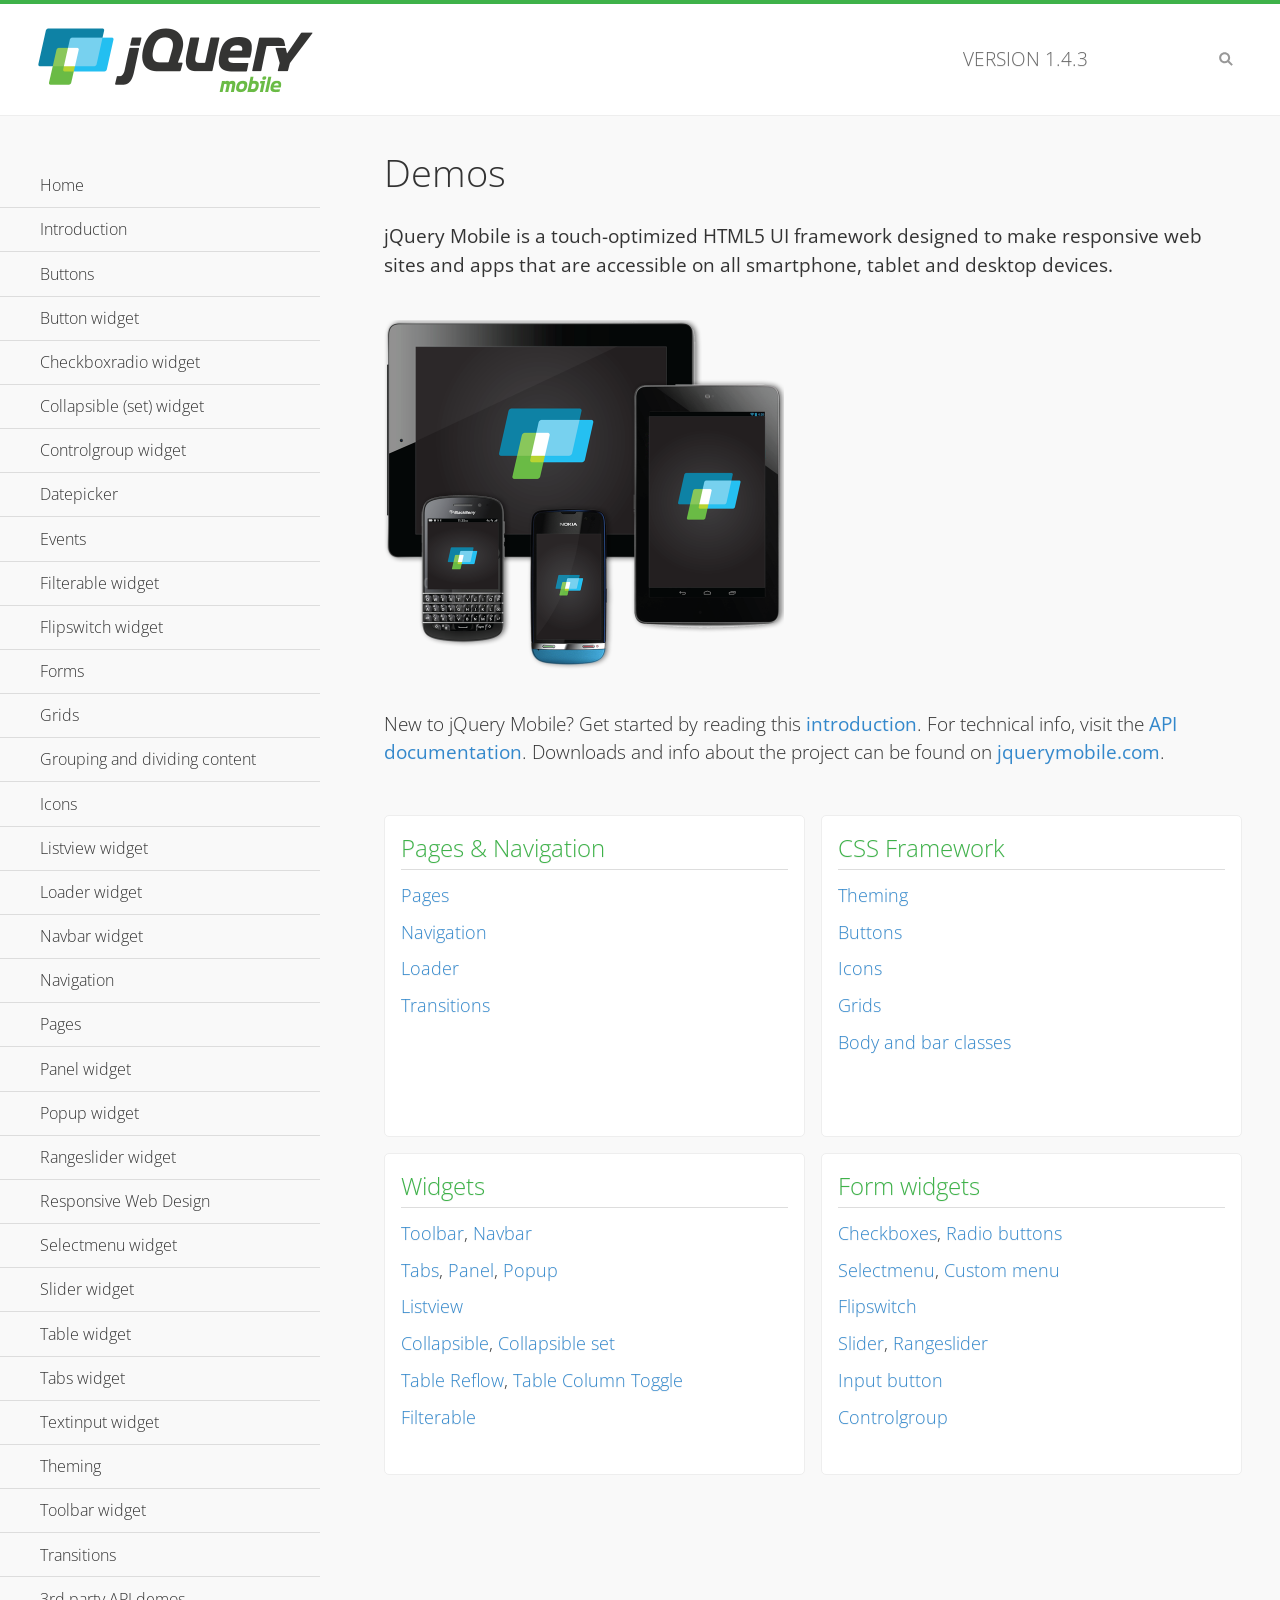
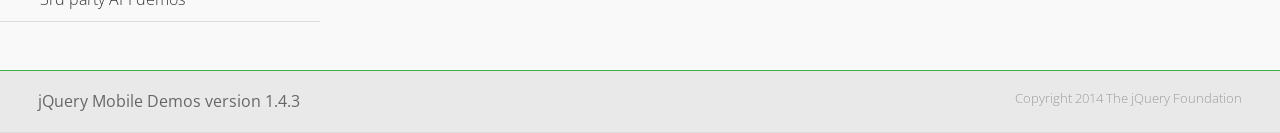
<file: lib/jquery.mobile-1.4.3/demos/index.html>
<!DOCTYPE html>
<html>
<head>
	<meta charset="utf-8">
	<meta name="viewport" content="width=device-width, initial-scale=1">
	<title>jQuery Mobile Demos</title>
	<link rel="shortcut icon" href="favicon.ico">
	<link rel="stylesheet" href="css/themes/default/jquery.mobile-1.4.3.min.css">
	<link rel="stylesheet" href="_assets/css/jqm-demos.css">
    <link rel="stylesheet" href="http://fonts.googleapis.com/css?family=Open+Sans:300,400,700">
	<script src="js/jquery.js"></script>
	<script src="_assets/js/index.js"></script>
	<script src="js/jquery.mobile-1.4.3.min.js"></script>
</head>
<body>
<div data-role="page" class="jqm-demos jqm-home">

	<div data-role="header" class="jqm-header">
		<h2><img src="_assets/img/jquery-logo.png" alt="jQuery Mobile"></h2>
		<p>Version <span class="jqm-version"></span></p>
		<a href="#" class="jqm-navmenu-link ui-btn ui-btn-icon-notext ui-corner-all ui-icon-bars ui-nodisc-icon ui-alt-icon ui-btn-left">Menu</a>
		<a href="#" class="jqm-search-link ui-btn ui-btn-icon-notext ui-corner-all ui-icon-search ui-nodisc-icon ui-alt-icon ui-btn-right">Search</a>
	</div><!-- /header -->

	<div role="main" class="ui-content jqm-content">

		<h1>Demos</h1>

		<p><strong>jQuery Mobile is a touch-optimized HTML5 UI framework designed to make responsive web sites and apps that are accessible on all smartphone, tablet and desktop devices.</strong></p>

		<img src="_assets/img/devices.png">

		<p>New to jQuery Mobile? Get started by reading this <a href="intro/" data-ajax="false">introduction</a>. For technical info, visit the <a href="http://api.jquerymobile.com" title="jQuery Mobile API documentation" target="_blank">API documentation</a>. Downloads and info about the project can be found on <a href="http://jquerymobile.com" title="jQuery Mobile web site" target="_blank">jquerymobile.com</a>.</p>

        <div class="ui-grid-a ui-responsive">
        	<div class="ui-block-a">
        		<div class="jqm-block-content">
        			<h3>Pages &amp; Navigation</h3>

        			<p><a href="pages/" data-ajax="false">Pages</a></p>
        			<p><a href="navigation/" data-ajax="false">Navigation</a></p>
        			<p><a href="loader/" data-ajax="false">Loader</a></p>
        			<p><a href="transitions/" data-ajax="false">Transitions</a></p>
        		</div>
        	</div>
        	<div class="ui-block-b">
        		<div class="jqm-block-content">
        			<h3>CSS Framework</h3>

        			<p><a href="theme-default/" data-ajax="false">Theming</a></p>
        			<p><a href="button-markup/" data-ajax="false">Buttons</a></p>
        			<p><a href="icons/" data-ajax="false">Icons</a></p>
        			<p><a href="grids/" data-ajax="false">Grids</a></p>
        			<p><a href="../body-bar-classes/" data-ajax="false">Body and bar classes</a></p>
        		</div>
        	</div>        	
        	<div class="ui-block-a">
        		<div class="jqm-block-content">
        			<h3>Widgets</h3>

        			<p><a href="toolbar/" data-ajax="false">Toolbar</a>, <a href="navbar/" data-ajax="false">Navbar</a></p>
        			<p><a href="tabs/" data-ajax="false">Tabs</a>, <a href="panel/" data-ajax="false">Panel</a>, <a href="popup/" data-ajax="false">Popup</a></p>
        			<p><a href="listview/" data-ajax="false">Listview</a></p>
        			<p><a href="collapsible/" data-ajax="false">Collapsible</a>, <a href="collapsibleset/" data-ajax="false">Collapsible set</a></p>
        			<p><a href="table-reflow/" data-ajax="false">Table Reflow</a>, <a href="table-column-toggle/" data-ajax="false">Table Column Toggle</a></p>
        			<p><a href="filterable/" data-ajax="false">Filterable</a></p>
        		</div>
        	</div>
        	<div class="ui-block-b">
        		<div class="jqm-block-content">
        			<h3>Form widgets</h3>

        			<p><a href="checkboxradio-checkbox/" data-ajax="false">Checkboxes</a>, <a href="checkboxradio-radio/" data-ajax="false">Radio buttons</a></p>
        			<p><a href="selectmenu/" data-ajax="false">Selectmenu</a>, <a href="selectmenu-custom/" data-ajax="false">Custom menu</a></p>
        			<p><a href="flipswitch/" data-ajax="false">Flipswitch</a></p>
        			<p><a href="slider/" data-ajax="false">Slider</a>, <a href="rangeslider/" data-ajax="false">Rangeslider</a></p>
        			<p><a href="button/" data-ajax="false">Input button</a></p>
        			<p><a href="controlgroup/" data-ajax="false">Controlgroup</a></p>
        		</div>
        	</div>
        </div>

	</div><!-- /content -->
	    <div data-role="panel" class="jqm-navmenu-panel" data-position="left" data-display="overlay" data-theme="a">
	    	<ul class="jqm-list ui-alt-icon ui-nodisc-icon">
<li data-filtertext="demos homepage" data-icon="home"><a href=".././">Home</a></li>
<li data-filtertext="introduction overview getting started"><a href="../intro/" data-ajax="false">Introduction</a></li>
<li data-filtertext="buttons button markup buttonmarkup method anchor link button element"><a href="../button-markup/" data-ajax="false">Buttons</a></li>
<li data-filtertext="form button widget input button submit reset"><a href="../button/" data-ajax="false">Button widget</a></li>
<li data-role="collapsible" data-enhanced="true" data-collapsed-icon="carat-d" data-expanded-icon="carat-u" data-iconpos="right" data-inset="false" class="ui-collapsible ui-collapsible-themed-content ui-collapsible-collapsed">
	<h3 class="ui-collapsible-heading ui-collapsible-heading-collapsed">
		<a href="#" class="ui-collapsible-heading-toggle ui-btn ui-btn-icon-right ui-btn-inherit ui-icon-carat-d">
		    Checkboxradio widget<span class="ui-collapsible-heading-status"> click to expand contents</span>
		</a>
	</h3>
	<div class="ui-collapsible-content ui-body-inherit ui-collapsible-content-collapsed" aria-hidden="true">
		<ul>
			<li data-filtertext="form checkboxradio widget checkbox input checkboxes controlgroups"><a href="../checkboxradio-checkbox/" data-ajax="false">Checkboxes</a></li>
			<li data-filtertext="form checkboxradio widget radio input radio buttons controlgroups"><a href="../checkboxradio-radio/" data-ajax="false">Radio buttons</a></li>
		</ul>
	</div>
</li>
<li data-role="collapsible" data-enhanced="true" data-collapsed-icon="carat-d" data-expanded-icon="carat-u" data-iconpos="right" data-inset="false" class="ui-collapsible ui-collapsible-themed-content ui-collapsible-collapsed">
	<h3 class="ui-collapsible-heading ui-collapsible-heading-collapsed">
		<a href="#" class="ui-collapsible-heading-toggle ui-btn ui-btn-icon-right ui-btn-inherit ui-icon-carat-d">
			Collapsible (set) widget<span class="ui-collapsible-heading-status"> click to expand contents</span>
		</a>
	</h3>
	<div class="ui-collapsible-content ui-body-inherit ui-collapsible-content-collapsed" aria-hidden="true">
		<ul>
			<li data-filtertext="collapsibles content formatting"><a href="../collapsible/" data-ajax="false">Collapsible</a></li>
			<li data-filtertext="dynamic collapsible set accordion append expand"><a href="../collapsible-dynamic/" data-ajax="false">Dynamic collapsibles</a></li>
			<li data-filtertext="accordions collapsible set widget content formatting grouped collapsibles"><a href="../collapsibleset/" data-ajax="false">Collapsible set</a></li>
		</ul>
	</div>
</li>
<li data-role="collapsible" data-enhanced="true" data-collapsed-icon="carat-d" data-expanded-icon="carat-u" data-iconpos="right" data-inset="false" class="ui-collapsible ui-collapsible-themed-content ui-collapsible-collapsed">
	<h3 class="ui-collapsible-heading ui-collapsible-heading-collapsed">
		<a href="#" class="ui-collapsible-heading-toggle ui-btn ui-btn-icon-right ui-btn-inherit ui-icon-carat-d">
			Controlgroup widget<span class="ui-collapsible-heading-status"> click to expand contents</span>
		</a>
	</h3>
	<div class="ui-collapsible-content ui-body-inherit ui-collapsible-content-collapsed" aria-hidden="true">
		<ul>
			<li data-filtertext="controlgroups selectmenu checkboxradio input grouped buttons horizontal vertical"><a href="../controlgroup/" data-ajax="false">Controlgroup</a></li>
			<li data-filtertext="dynamic controlgroup dynamically add buttons"><a href="../controlgroup-dynamic/" data-ajax="false">Dynamic controlgroups</a></li>
		</ul>
	</div>
</li>
<li data-filtertext="form datepicker widget date input"><a href="../datepicker/" data-ajax="false">Datepicker</a></li>
<li data-role="collapsible" data-enhanced="true" data-collapsed-icon="carat-d" data-expanded-icon="carat-u" data-iconpos="right" data-inset="false" class="ui-collapsible ui-collapsible-themed-content ui-collapsible-collapsed">
	<h3 class="ui-collapsible-heading ui-collapsible-heading-collapsed">
		<a href="#" class="ui-collapsible-heading-toggle ui-btn ui-btn-icon-right ui-btn-inherit ui-icon-carat-d">
			Events<span class="ui-collapsible-heading-status"> click to expand contents</span>
		</a>
	</h3>
	<div class="ui-collapsible-content ui-body-inherit ui-collapsible-content-collapsed" aria-hidden="true">
		<ul>
			<li data-filtertext="swipe to delete list items listviews swipe events"><a href="../swipe-list/" data-ajax="false">Swipe list items</a></li>
			<li data-filtertext="swipe to navigate swipe page navigation swipe events"><a href="../swipe-page/" data-ajax="false">Swipe page navigation</a></li>
		</ul>
	</div>
</li>
<li data-filtertext="filterable filter elements sorting searching listview table"><a href="../filterable/" data-ajax="false">Filterable widget</a></li>
<li data-filtertext="form flipswitch widget flip toggle switch binary select checkbox input"><a href="../flipswitch/" data-ajax="false">Flipswitch widget</a></li>
<li data-role="collapsible" data-enhanced="true" data-collapsed-icon="carat-d" data-expanded-icon="carat-u" data-iconpos="right" data-inset="false" class="ui-collapsible ui-collapsible-themed-content ui-collapsible-collapsed">
	<h3 class="ui-collapsible-heading ui-collapsible-heading-collapsed">
		<a href="#" class="ui-collapsible-heading-toggle ui-btn ui-btn-icon-right ui-btn-inherit ui-icon-carat-d">
			Forms<span class="ui-collapsible-heading-status"> click to expand contents</span>
		</a>
	</h3>
	<div class="ui-collapsible-content ui-body-inherit ui-collapsible-content-collapsed" aria-hidden="true">
		<ul>
			<li data-filtertext="forms text checkbox radio range button submit reset inputs selects textarea slider flipswitch label form elements"><a href="../forms/" data-ajax="false">Forms</a></li>
			<li data-filtertext="form hide labels hidden accessible ui-hidden-accessible forms"><a href="../forms-label-hidden-accessible/" data-ajax="false">Hide labels</a></li>
			<li data-filtertext="form field containers fieldcontain ui-field-contain forms"><a href="../forms-field-contain/" data-ajax="false">Field containers</a></li>
			<li data-filtertext="forms disabled form elements"><a href="../forms-disabled/" data-ajax="false">Forms disabled</a></li>
			<li data-filtertext="forms gallery examples overview forms text checkbox radio range button submit reset inputs selects textarea slider flipswitch label form elements"><a href="../forms-gallery/" data-ajax="false">Forms gallery</a></li>
		</ul>
	</div>
</li>
<li data-role="collapsible" data-enhanced="true" data-collapsed-icon="carat-d" data-expanded-icon="carat-u" data-iconpos="right" data-inset="false" class="ui-collapsible ui-collapsible-themed-content ui-collapsible-collapsed">
	<h3 class="ui-collapsible-heading ui-collapsible-heading-collapsed">
		<a href="#" class="ui-collapsible-heading-toggle ui-btn ui-btn-icon-right ui-btn-inherit ui-icon-carat-d">
			Grids<span class="ui-collapsible-heading-status"> click to expand contents</span>
		</a>
	</h3>
	<div class="ui-collapsible-content ui-body-inherit ui-collapsible-content-collapsed" aria-hidden="true">
		<ul>
			<li data-filtertext="grids columns blocks content formatting rwd responsive css framework"><a href="../grids/" data-ajax="false">Grids</a></li>
			<li data-filtertext="buttons in grids css framework"><a href="../grids-buttons/" data-ajax="false">Buttons in grids</a></li>
			<li data-filtertext="custom responsive grids rwd css framework"><a href="../grids-custom-responsive/" data-ajax="false">Custom responsive grids</a></li>
		</ul>
	</div>
</li>
<li data-filtertext="blocks content formatting sections heading"><a href="../body-bar-classes/" data-ajax="false">Grouping and dividing content</a></li>
<li data-role="collapsible" data-enhanced="true" data-collapsed-icon="carat-d" data-expanded-icon="carat-u" data-iconpos="right" data-inset="false" class="ui-collapsible ui-collapsible-themed-content ui-collapsible-collapsed">
	<h3 class="ui-collapsible-heading ui-collapsible-heading-collapsed">
		<a href="#" class="ui-collapsible-heading-toggle ui-btn ui-btn-icon-right ui-btn-inherit ui-icon-carat-d">
			Icons<span class="ui-collapsible-heading-status"> click to expand contents</span>
		</a>
	</h3>
	<div class="ui-collapsible-content ui-body-inherit ui-collapsible-content-collapsed" aria-hidden="true">
		<ul>
			<li data-filtertext="button icons svg disc alt custom icon position"><a href="../icons/" data-ajax="false">Icons</a></li>
			<li data-filtertext=""><a href="../icons-grunticon/" data-ajax="false">Grunticon loader</a></li>
		</ul>
	</div>
</li>
<li data-role="collapsible" data-enhanced="true" data-collapsed-icon="carat-d" data-expanded-icon="carat-u" data-iconpos="right" data-inset="false" class="ui-collapsible ui-collapsible-themed-content ui-collapsible-collapsed">
	<h3 class="ui-collapsible-heading ui-collapsible-heading-collapsed">
		<a href="#" class="ui-collapsible-heading-toggle ui-btn ui-btn-icon-right ui-btn-inherit ui-icon-carat-d">
			Listview widget<span class="ui-collapsible-heading-status"> click to expand contents</span>
		</a>
	</h3>
	<div class="ui-collapsible-content ui-body-inherit ui-collapsible-content-collapsed" aria-hidden="true">
		<ul>
			<li data-filtertext="listview widget thumbnails icons nested split button collapsible ul ol"><a href="../listview/" data-ajax="false">Listview</a></li>
			<li data-filtertext="autocomplete filterable reveal listview filtertextbeforefilter placeholder"><a href="../listview-autocomplete/" data-ajax="false">Listview autocomplete</a></li>
			<li data-filtertext="autocomplete filterable reveal listview remote data filtertextbeforefilter placeholder"><a href="../listview-autocomplete-remote/" data-ajax="false">Listview autocomplete remote data</a></li>
			<li data-filtertext="autodividers anchor jump scroll linkbars listview lists ul ol"><a href="../listview-autodividers-linkbar/" data-ajax="false">Listview autodividers linkbar</a></li>
			<li data-filtertext="listview autodividers selector autodividersselector lists ul ol"><a href="../listview-autodividers-selector/" data-ajax="false">Listview autodividers selector</a></li>
			<li data-filtertext="listview nested list items"><a href="../listview-nested-lists/" data-ajax="false">Nested Listviews</a></li>
			<li data-filtertext="listview collapsible list items flat"><a href="../listview-collapsible-item-flat/" data-ajax="false">Listview collapsible list items (flat)</a></li>
			<li data-filtertext="listview collapsible list indented"><a href="../listview-collapsible-item-indented/" data-ajax="false">Listview collapsible list items (indented)</a></li>
			<li data-filtertext="grid listview responsive grids responsive listviews lists ul"><a href="../listview-grid/" data-ajax="false">Listview responsive grid</a></li>
		</ul>
	</div>
</li>
<li data-filtertext="loader widget page loading navigation overlay spinner"><a href="../loader/" data-ajax="false">Loader widget</a></li>
<li data-filtertext="navbar widget navmenu toolbars header footer"><a href="../navbar/" data-ajax="false">Navbar widget</a></li>
<li data-role="collapsible" data-enhanced="true" data-collapsed-icon="carat-d" data-expanded-icon="carat-u" data-iconpos="right" data-inset="false" class="ui-collapsible ui-collapsible-themed-content ui-collapsible-collapsed">
	<h3 class="ui-collapsible-heading ui-collapsible-heading-collapsed">
		<a href="#" class="ui-collapsible-heading-toggle ui-btn ui-btn-icon-right ui-btn-inherit ui-icon-carat-d">
			Navigation<span class="ui-collapsible-heading-status"> click to expand contents</span>
		</a>
	</h3>
	<div class="ui-collapsible-content ui-body-inherit ui-collapsible-content-collapsed" aria-hidden="true">
		<ul>
			<li data-filtertext="ajax navigation navigate widget history event method"><a href="../navigation/" data-ajax="false">Navigation</a></li>
			<li data-filtertext="linking pages page links navigation ajax prefetch cache"><a href="../navigation-linking-pages/" data-ajax="false">Linking pages</a></li>
			<!-- <li data-filtertext="php redirect server redirection server-side navigation"><a href="../navigation-php-redirect/" data-ajax="false">PHP redirect demo</a></li>-->
			<li data-filtertext="navigation redirection hash query"><a href="../navigation-hash-processing/" data-ajax="false">Hash processing demo</a></li>
			<li data-filtertext="navigation redirection hash query"><a href="../page-events/" data-ajax="false">Page Navigation Events</a></li>
		</ul>
	</div>
</li>
<li data-role="collapsible" data-enhanced="true" data-collapsed-icon="carat-d" data-expanded-icon="carat-u" data-iconpos="right" data-inset="false" class="ui-collapsible ui-collapsible-themed-content ui-collapsible-collapsed">
	<h3 class="ui-collapsible-heading ui-collapsible-heading-collapsed">
		<a href="#" class="ui-collapsible-heading-toggle ui-btn ui-btn-icon-right ui-btn-inherit ui-icon-carat-d">
			Pages<span class="ui-collapsible-heading-status"> click to expand contents</span>
		</a>
	</h3>
	<div class="ui-collapsible-content ui-body-inherit ui-collapsible-content-collapsed" aria-hidden="true">
		<ul>
			<li data-filtertext="pages page widget ajax navigation"><a href="../pages/" data-ajax="false">Pages</a></li>
			<li data-filtertext="single page"><a href="../pages-single-page/" data-ajax="false">Single page</a></li>
			<li data-filtertext="multipage multi-page page"><a href="../pages-multi-page/" data-ajax="false">Multi-page template</a></li>
			<li data-filtertext="dialog page widget modal popup"><a href="../pages-dialog/" data-ajax="false">Dialog page</a></li>
		</ul>
	</div>
</li>
<li data-role="collapsible" data-enhanced="true" data-collapsed-icon="carat-d" data-expanded-icon="carat-u" data-iconpos="right" data-inset="false" class="ui-collapsible ui-collapsible-themed-content ui-collapsible-collapsed">
	<h3 class="ui-collapsible-heading ui-collapsible-heading-collapsed">
		<a href="#" class="ui-collapsible-heading-toggle ui-btn ui-btn-icon-right ui-btn-inherit ui-icon-carat-d">
			Panel widget<span class="ui-collapsible-heading-status"> click to expand contents</span>
		</a>
	</h3>
	<div class="ui-collapsible-content ui-body-inherit ui-collapsible-content-collapsed" aria-hidden="true">
		<ul>
			<li data-filtertext="panel widget sliding panels reveal push overlay responsive"><a href="../panel/" data-ajax="false">Panel</a></li>
			<li data-filtertext=""><a href="../panel-external/" data-ajax="false">External panels</a></li>
			<li data-filtertext="panel "><a href="../panel-fixed/" data-ajax="false">Fixed panels</a></li>
			<li data-filtertext="panel slide panels sliding panels shadow rwd responsive breakpoint"><a href="../panel-responsive/" data-ajax="false">Panels responsive</a></li>
			<li data-filtertext="panel custom style custom panel width reveal shadow listview panel styling page background wrapper"><a href="../panel-styling/" data-ajax="false">Custom panel style</a></li>
			<li data-filtertext="panel open on swipe"><a href="../panel-swipe-open/" data-ajax="false">Panel open on swipe</a></li>
			<li data-filtertext="panels outside page internal external toolbars"><a href="../panel-external-internal/" data-ajax="false">Panel external and internal</a></li>
		</ul>
	</div>
</li>
<li data-role="collapsible" data-enhanced="true" data-collapsed-icon="carat-d" data-expanded-icon="carat-u" data-iconpos="right" data-inset="false" class="ui-collapsible ui-collapsible-themed-content ui-collapsible-collapsed">
	<h3 class="ui-collapsible-heading ui-collapsible-heading-collapsed">
		<a href="#" class="ui-collapsible-heading-toggle ui-btn ui-btn-icon-right ui-btn-inherit ui-icon-carat-d">
			Popup widget<span class="ui-collapsible-heading-status"> click to expand contents</span>
		</a>
	</h3>
	<div class="ui-collapsible-content ui-body-inherit ui-collapsible-content-collapsed" aria-hidden="true">
		<ul>
			<li data-filtertext="popup widget popups dialog modal transition tooltip lightbox form overlay screen flip pop fade transition"><a href="../popup/" data-ajax="false">Popup</a></li>
			<li data-filtertext="popup alignment position"><a href="../popup-alignment/" data-ajax="false">Popup alignment</a></li>
			<li data-filtertext="popup arrow size popups popover"><a href="../popup-arrow-size/" data-ajax="false">Popup arrow size</a></li>
			<li data-filtertext="dynamic popups popup images lightbox"><a href="../popup-dynamic/" data-ajax="false">Dynamic popups</a></li>
			<li data-filtertext="popups with iframes scaling"><a href="../popup-iframe/" data-ajax="false">Popups with iframes</a></li>
			<li data-filtertext="popup image scaling"><a href="../popup-image-scaling/" data-ajax="false">Popup image scaling</a></li>
			<li data-filtertext="external popup outside multi-page"><a href="../popup-outside-multipage/" data-ajax="false">Popup outside multi-page</a></li>
		</ul>
	</div>
</li>
<li data-filtertext="form rangeslider widget dual sliders dual handle sliders range input"><a href="../rangeslider/" data-ajax="false">Rangeslider widget</a></li>
<li data-filtertext="responsive web design rwd adaptive progressive enhancement PE accessible mobile breakpoints media query media queries"><a href="../rwd/" data-ajax="false">Responsive Web Design</a></li>
<li data-role="collapsible" data-enhanced="true" data-collapsed-icon="carat-d" data-expanded-icon="carat-u" data-iconpos="right" data-inset="false" class="ui-collapsible ui-collapsible-themed-content ui-collapsible-collapsed">
	<h3 class="ui-collapsible-heading ui-collapsible-heading-collapsed">
		<a href="#" class="ui-collapsible-heading-toggle ui-btn ui-btn-icon-right ui-btn-inherit ui-icon-carat-d">
			Selectmenu widget<span class="ui-collapsible-heading-status"> click to expand contents</span>
		</a>
	</h3>
	<div class="ui-collapsible-content ui-body-inherit ui-collapsible-content-collapsed" aria-hidden="true">
		<ul>
			<li data-filtertext="form selectmenu widget select input custom select menu selects"><a href="../selectmenu/" data-ajax="false">Selectmenu</a></li>
			<li data-filtertext="form custom select menu selectmenu widget custom menu option optgroup multiple selects"><a href="../selectmenu-custom/" data-ajax="false">Custom select menu</a></li>
			<li data-filtertext="filterable select filter popup dialog"><a href="../selectmenu-custom-filter/" data-ajax="false">Custom select menu with filter</a></li>
		</ul>
	</div>
</li>
<li data-role="collapsible" data-enhanced="true" data-collapsed-icon="carat-d" data-expanded-icon="carat-u" data-iconpos="right" data-inset="false" class="ui-collapsible ui-collapsible-themed-content ui-collapsible-collapsed">
	<h3 class="ui-collapsible-heading ui-collapsible-heading-collapsed">
		<a href="#" class="ui-collapsible-heading-toggle ui-btn ui-btn-icon-right ui-btn-inherit ui-icon-carat-d">
			Slider widget<span class="ui-collapsible-heading-status"> click to expand contents</span>
		</a>
	</h3>
	<div class="ui-collapsible-content ui-body-inherit ui-collapsible-content-collapsed" aria-hidden="true">
		<ul>
			<li data-filtertext="form slider widget range input single sliders"><a href="../slider/" data-ajax="false">Slider</a></li>
			<li data-filtertext="form slider widget flipswitch slider binary select flip toggle switch"><a href="../slider-flipswitch/" data-ajax="false">Slider flip toggle switch</a></li>
			<li data-filtertext="form slider tooltip handle value input range sliders"><a href="../slider-tooltip/" data-ajax="false">Slider tooltip</a></li>
		</ul>
	</div>
</li>
<li data-role="collapsible" data-enhanced="true" data-collapsed-icon="carat-d" data-expanded-icon="carat-u" data-iconpos="right" data-inset="false" class="ui-collapsible ui-collapsible-themed-content ui-collapsible-collapsed">
	<h3 class="ui-collapsible-heading ui-collapsible-heading-collapsed">
		<a href="#" class="ui-collapsible-heading-toggle ui-btn ui-btn-icon-right ui-btn-inherit ui-icon-carat-d">
			Table widget<span class="ui-collapsible-heading-status"> click to expand contents</span>
		</a>
	</h3>
	<div class="ui-collapsible-content ui-body-inherit ui-collapsible-content-collapsed" aria-hidden="true">
		<ul>
			<li data-filtertext="table widget reflow column toggle th td responsive tables rwd hide show tabular"><a href="../table-column-toggle/" data-ajax="false">Table Column Toggle</a></li>
			<li data-filtertext="table column toggle phone comparison demo"><a href="../table-column-toggle-example/" data-ajax="false">Table Column Toggle demo</a></li>
			<li data-filtertext="responsive tables table column toggle heading groups rwd breakpoint"><a href="../table-column-toggle-heading-groups/" data-ajax="false">Table Column Toggle heading groups</a></li>
			<li data-filtertext="responsive tables table column toggle hide rwd breakpoint customization options"><a href="../table-column-toggle-options/" data-ajax="false">Table Column Toggle options</a></li>
			<li data-filtertext="table reflow th td responsive rwd columns tabular"><a href="../table-reflow/" data-ajax="false">Table Reflow</a></li>
			<li data-filtertext="responsive tables table reflow heading groups rwd breakpoint"><a href="../table-reflow-heading-groups/" data-ajax="false">Table Reflow heading groups</a></li>
			<li data-filtertext="responsive tables table reflow stripes strokes table style"><a href="../table-reflow-stripes-strokes/" data-ajax="false">Table Reflow stripes and strokes</a></li>
			<li data-filtertext="responsive tables table reflow stack custom styles"><a href="../table-reflow-styling/" data-ajax="false">Table Reflow custom styles</a></li>
		</ul>
	</div>
</li>
<li data-filtertext="ui tabs widget"><a href="../tabs/" data-ajax="false">Tabs widget</a></li>
<li data-filtertext="form textinput widget text input textarea number date time tel email file color password"><a href="../textinput/" data-ajax="false">Textinput widget</a></li>
<li data-role="collapsible" data-enhanced="true" data-collapsed-icon="carat-d" data-expanded-icon="carat-u" data-iconpos="right" data-inset="false" class="ui-collapsible ui-collapsible-themed-content ui-collapsible-collapsed">
	<h3 class="ui-collapsible-heading ui-collapsible-heading-collapsed">
		<a href="#" class="ui-collapsible-heading-toggle ui-btn ui-btn-icon-right ui-btn-inherit ui-icon-carat-d">
			Theming<span class="ui-collapsible-heading-status"> click to expand contents</span>
		</a>
	</h3>
	<div class="ui-collapsible-content ui-body-inherit ui-collapsible-content-collapsed" aria-hidden="true">
		<ul>
			<li data-filtertext="default theme swatches theming style css"><a href="../theme-default/" data-ajax="false">Default theme</a></li>
			<li data-filtertext="classic theme old theme swatches theming style css"><a href="../theme-classic/" data-ajax="false">Classic theme</a></li>
		</ul>
	</div>
</li>
<li data-role="collapsible" data-enhanced="true" data-collapsed-icon="carat-d" data-expanded-icon="carat-u" data-iconpos="right" data-inset="false" class="ui-collapsible ui-collapsible-themed-content ui-collapsible-collapsed">
	<h3 class="ui-collapsible-heading ui-collapsible-heading-collapsed">
		<a href="#" class="ui-collapsible-heading-toggle ui-btn ui-btn-icon-right ui-btn-inherit ui-icon-carat-d">
			Toolbar widget<span class="ui-collapsible-heading-status"> click to expand contents</span>
		</a>
	</h3>
	<div class="ui-collapsible-content ui-body-inherit ui-collapsible-content-collapsed" aria-hidden="true">
		<ul>
			<li data-filtertext="toolbar widget header footer toolbars fixed fullscreen external sections"><a href="../toolbar/" data-ajax="false">Toolbar</a></li>
			<li data-filtertext="dynamic toolbars dynamically add toolbar header footer"><a href="../toolbar-dynamic/" data-ajax="false">Dynamic toolbars</a></li>
			<li data-filtertext="external toolbars header footer"><a href="../toolbar-external/" data-ajax="false">External toolbars</a></li>
			<li data-filtertext="fixed toolbars header footer"><a href="../toolbar-fixed/" data-ajax="false">Fixed toolbars</a></li>
			<li data-filtertext="fixed fullscreen toolbars header footer"><a href="../toolbar-fixed-fullscreen/" data-ajax="false">Fullscreen toolbars</a></li>
			<li data-filtertext="external fixed toolbars header footer"><a href="../toolbar-fixed-external/" data-ajax="false">Fixed external toolbars</a></li>
			<li data-filtertext="external persistent toolbars header footer navbar navmenu"><a href="../toolbar-fixed-persistent/" data-ajax="false">Persistent toolbars</a></li>
			<li data-filtertext="external ajax optimized toolbars persistent toolbars header footer navbar"><a href="../toolbar-fixed-persistent-optimized/" data-ajax="false">Ajax optimized toolbars</a></li>
			<li data-filtertext="form in toolbars header footer"><a href="../toolbar-fixed-forms/" data-ajax="false">Form in toolbar</a></li>
		</ul>
	</div>
</li>
<li data-filtertext="page transitions animated pages popup navigation flip slide fade pop"><a href="../transitions/" data-ajax="false">Transitions</a></li>
<li data-role="collapsible" data-enhanced="true" data-collapsed-icon="carat-d" data-expanded-icon="carat-u" data-iconpos="right" data-inset="false" class="ui-collapsible ui-collapsible-themed-content ui-collapsible-collapsed">
	<h3 class="ui-collapsible-heading ui-collapsible-heading-collapsed">
		<a href="#" class="ui-collapsible-heading-toggle ui-btn ui-btn-icon-right ui-btn-inherit ui-icon-carat-d">
			3rd party API demos<span class="ui-collapsible-heading-status"> click to expand contents</span>
		</a>
	</h3>
	<div class="ui-collapsible-content ui-body-inherit ui-collapsible-content-collapsed" aria-hidden="true">
		<ul>
			<li data-filtertext="backbone requirejs navigation router"><a href="../backbone-requirejs/" data-ajax="false">Backbone RequireJS</a></li>
			<li data-filtertext="google maps geolocation demo"><a href="../map-geolocation/" data-ajax="false">Google Maps geolocation</a></li>
			<li data-filtertext="google maps hybrid"><a href="../map-list-toggle/" data-ajax="false">Google Maps list toggle</a></li>
		</ul>
	</div>
</li>



		     </ul>
		</div><!-- /panel -->


	<div data-role="footer" data-position="fixed" data-tap-toggle="false" class="jqm-footer">
		<p>jQuery Mobile Demos version <span class="jqm-version"></span></p>
		<p>Copyright 2014 The jQuery Foundation</p>
	</div><!-- /footer -->
	<!-- TODO: This should become an external panel so we can add input to markup (unique ID) -->
    <div data-role="panel" class="jqm-search-panel" data-position="right" data-display="overlay" data-theme="a">
		<div class="jqm-search">
			<ul class="jqm-list" data-filter-placeholder="Search demos..." data-filter-reveal="true">
<li data-filtertext="demos homepage" data-icon="home"><a href=".././">Home</a></li>
<li data-filtertext="introduction overview getting started"><a href="../intro/" data-ajax="false">Introduction</a></li>
<li data-filtertext="buttons button markup buttonmarkup method anchor link button element"><a href="../button-markup/" data-ajax="false">Buttons</a></li>
<li data-filtertext="form button widget input button submit reset"><a href="../button/" data-ajax="false">Button widget</a></li>
<li data-role="collapsible" data-enhanced="true" data-collapsed-icon="carat-d" data-expanded-icon="carat-u" data-iconpos="right" data-inset="false" class="ui-collapsible ui-collapsible-themed-content ui-collapsible-collapsed">
	<h3 class="ui-collapsible-heading ui-collapsible-heading-collapsed">
		<a href="#" class="ui-collapsible-heading-toggle ui-btn ui-btn-icon-right ui-btn-inherit ui-icon-carat-d">
		    Checkboxradio widget<span class="ui-collapsible-heading-status"> click to expand contents</span>
		</a>
	</h3>
	<div class="ui-collapsible-content ui-body-inherit ui-collapsible-content-collapsed" aria-hidden="true">
		<ul>
			<li data-filtertext="form checkboxradio widget checkbox input checkboxes controlgroups"><a href="../checkboxradio-checkbox/" data-ajax="false">Checkboxes</a></li>
			<li data-filtertext="form checkboxradio widget radio input radio buttons controlgroups"><a href="../checkboxradio-radio/" data-ajax="false">Radio buttons</a></li>
		</ul>
	</div>
</li>
<li data-role="collapsible" data-enhanced="true" data-collapsed-icon="carat-d" data-expanded-icon="carat-u" data-iconpos="right" data-inset="false" class="ui-collapsible ui-collapsible-themed-content ui-collapsible-collapsed">
	<h3 class="ui-collapsible-heading ui-collapsible-heading-collapsed">
		<a href="#" class="ui-collapsible-heading-toggle ui-btn ui-btn-icon-right ui-btn-inherit ui-icon-carat-d">
			Collapsible (set) widget<span class="ui-collapsible-heading-status"> click to expand contents</span>
		</a>
	</h3>
	<div class="ui-collapsible-content ui-body-inherit ui-collapsible-content-collapsed" aria-hidden="true">
		<ul>
			<li data-filtertext="collapsibles content formatting"><a href="../collapsible/" data-ajax="false">Collapsible</a></li>
			<li data-filtertext="dynamic collapsible set accordion append expand"><a href="../collapsible-dynamic/" data-ajax="false">Dynamic collapsibles</a></li>
			<li data-filtertext="accordions collapsible set widget content formatting grouped collapsibles"><a href="../collapsibleset/" data-ajax="false">Collapsible set</a></li>
		</ul>
	</div>
</li>
<li data-role="collapsible" data-enhanced="true" data-collapsed-icon="carat-d" data-expanded-icon="carat-u" data-iconpos="right" data-inset="false" class="ui-collapsible ui-collapsible-themed-content ui-collapsible-collapsed">
	<h3 class="ui-collapsible-heading ui-collapsible-heading-collapsed">
		<a href="#" class="ui-collapsible-heading-toggle ui-btn ui-btn-icon-right ui-btn-inherit ui-icon-carat-d">
			Controlgroup widget<span class="ui-collapsible-heading-status"> click to expand contents</span>
		</a>
	</h3>
	<div class="ui-collapsible-content ui-body-inherit ui-collapsible-content-collapsed" aria-hidden="true">
		<ul>
			<li data-filtertext="controlgroups selectmenu checkboxradio input grouped buttons horizontal vertical"><a href="../controlgroup/" data-ajax="false">Controlgroup</a></li>
			<li data-filtertext="dynamic controlgroup dynamically add buttons"><a href="../controlgroup-dynamic/" data-ajax="false">Dynamic controlgroups</a></li>
		</ul>
	</div>
</li>
<li data-filtertext="form datepicker widget date input"><a href="../datepicker/" data-ajax="false">Datepicker</a></li>
<li data-role="collapsible" data-enhanced="true" data-collapsed-icon="carat-d" data-expanded-icon="carat-u" data-iconpos="right" data-inset="false" class="ui-collapsible ui-collapsible-themed-content ui-collapsible-collapsed">
	<h3 class="ui-collapsible-heading ui-collapsible-heading-collapsed">
		<a href="#" class="ui-collapsible-heading-toggle ui-btn ui-btn-icon-right ui-btn-inherit ui-icon-carat-d">
			Events<span class="ui-collapsible-heading-status"> click to expand contents</span>
		</a>
	</h3>
	<div class="ui-collapsible-content ui-body-inherit ui-collapsible-content-collapsed" aria-hidden="true">
		<ul>
			<li data-filtertext="swipe to delete list items listviews swipe events"><a href="../swipe-list/" data-ajax="false">Swipe list items</a></li>
			<li data-filtertext="swipe to navigate swipe page navigation swipe events"><a href="../swipe-page/" data-ajax="false">Swipe page navigation</a></li>
		</ul>
	</div>
</li>
<li data-filtertext="filterable filter elements sorting searching listview table"><a href="../filterable/" data-ajax="false">Filterable widget</a></li>
<li data-filtertext="form flipswitch widget flip toggle switch binary select checkbox input"><a href="../flipswitch/" data-ajax="false">Flipswitch widget</a></li>
<li data-role="collapsible" data-enhanced="true" data-collapsed-icon="carat-d" data-expanded-icon="carat-u" data-iconpos="right" data-inset="false" class="ui-collapsible ui-collapsible-themed-content ui-collapsible-collapsed">
	<h3 class="ui-collapsible-heading ui-collapsible-heading-collapsed">
		<a href="#" class="ui-collapsible-heading-toggle ui-btn ui-btn-icon-right ui-btn-inherit ui-icon-carat-d">
			Forms<span class="ui-collapsible-heading-status"> click to expand contents</span>
		</a>
	</h3>
	<div class="ui-collapsible-content ui-body-inherit ui-collapsible-content-collapsed" aria-hidden="true">
		<ul>
			<li data-filtertext="forms text checkbox radio range button submit reset inputs selects textarea slider flipswitch label form elements"><a href="../forms/" data-ajax="false">Forms</a></li>
			<li data-filtertext="form hide labels hidden accessible ui-hidden-accessible forms"><a href="../forms-label-hidden-accessible/" data-ajax="false">Hide labels</a></li>
			<li data-filtertext="form field containers fieldcontain ui-field-contain forms"><a href="../forms-field-contain/" data-ajax="false">Field containers</a></li>
			<li data-filtertext="forms disabled form elements"><a href="../forms-disabled/" data-ajax="false">Forms disabled</a></li>
			<li data-filtertext="forms gallery examples overview forms text checkbox radio range button submit reset inputs selects textarea slider flipswitch label form elements"><a href="../forms-gallery/" data-ajax="false">Forms gallery</a></li>
		</ul>
	</div>
</li>
<li data-role="collapsible" data-enhanced="true" data-collapsed-icon="carat-d" data-expanded-icon="carat-u" data-iconpos="right" data-inset="false" class="ui-collapsible ui-collapsible-themed-content ui-collapsible-collapsed">
	<h3 class="ui-collapsible-heading ui-collapsible-heading-collapsed">
		<a href="#" class="ui-collapsible-heading-toggle ui-btn ui-btn-icon-right ui-btn-inherit ui-icon-carat-d">
			Grids<span class="ui-collapsible-heading-status"> click to expand contents</span>
		</a>
	</h3>
	<div class="ui-collapsible-content ui-body-inherit ui-collapsible-content-collapsed" aria-hidden="true">
		<ul>
			<li data-filtertext="grids columns blocks content formatting rwd responsive css framework"><a href="../grids/" data-ajax="false">Grids</a></li>
			<li data-filtertext="buttons in grids css framework"><a href="../grids-buttons/" data-ajax="false">Buttons in grids</a></li>
			<li data-filtertext="custom responsive grids rwd css framework"><a href="../grids-custom-responsive/" data-ajax="false">Custom responsive grids</a></li>
		</ul>
	</div>
</li>
<li data-filtertext="blocks content formatting sections heading"><a href="../body-bar-classes/" data-ajax="false">Grouping and dividing content</a></li>
<li data-role="collapsible" data-enhanced="true" data-collapsed-icon="carat-d" data-expanded-icon="carat-u" data-iconpos="right" data-inset="false" class="ui-collapsible ui-collapsible-themed-content ui-collapsible-collapsed">
	<h3 class="ui-collapsible-heading ui-collapsible-heading-collapsed">
		<a href="#" class="ui-collapsible-heading-toggle ui-btn ui-btn-icon-right ui-btn-inherit ui-icon-carat-d">
			Icons<span class="ui-collapsible-heading-status"> click to expand contents</span>
		</a>
	</h3>
	<div class="ui-collapsible-content ui-body-inherit ui-collapsible-content-collapsed" aria-hidden="true">
		<ul>
			<li data-filtertext="button icons svg disc alt custom icon position"><a href="../icons/" data-ajax="false">Icons</a></li>
			<li data-filtertext=""><a href="../icons-grunticon/" data-ajax="false">Grunticon loader</a></li>
		</ul>
	</div>
</li>
<li data-role="collapsible" data-enhanced="true" data-collapsed-icon="carat-d" data-expanded-icon="carat-u" data-iconpos="right" data-inset="false" class="ui-collapsible ui-collapsible-themed-content ui-collapsible-collapsed">
	<h3 class="ui-collapsible-heading ui-collapsible-heading-collapsed">
		<a href="#" class="ui-collapsible-heading-toggle ui-btn ui-btn-icon-right ui-btn-inherit ui-icon-carat-d">
			Listview widget<span class="ui-collapsible-heading-status"> click to expand contents</span>
		</a>
	</h3>
	<div class="ui-collapsible-content ui-body-inherit ui-collapsible-content-collapsed" aria-hidden="true">
		<ul>
			<li data-filtertext="listview widget thumbnails icons nested split button collapsible ul ol"><a href="../listview/" data-ajax="false">Listview</a></li>
			<li data-filtertext="autocomplete filterable reveal listview filtertextbeforefilter placeholder"><a href="../listview-autocomplete/" data-ajax="false">Listview autocomplete</a></li>
			<li data-filtertext="autocomplete filterable reveal listview remote data filtertextbeforefilter placeholder"><a href="../listview-autocomplete-remote/" data-ajax="false">Listview autocomplete remote data</a></li>
			<li data-filtertext="autodividers anchor jump scroll linkbars listview lists ul ol"><a href="../listview-autodividers-linkbar/" data-ajax="false">Listview autodividers linkbar</a></li>
			<li data-filtertext="listview autodividers selector autodividersselector lists ul ol"><a href="../listview-autodividers-selector/" data-ajax="false">Listview autodividers selector</a></li>
			<li data-filtertext="listview nested list items"><a href="../listview-nested-lists/" data-ajax="false">Nested Listviews</a></li>
			<li data-filtertext="listview collapsible list items flat"><a href="../listview-collapsible-item-flat/" data-ajax="false">Listview collapsible list items (flat)</a></li>
			<li data-filtertext="listview collapsible list indented"><a href="../listview-collapsible-item-indented/" data-ajax="false">Listview collapsible list items (indented)</a></li>
			<li data-filtertext="grid listview responsive grids responsive listviews lists ul"><a href="../listview-grid/" data-ajax="false">Listview responsive grid</a></li>
		</ul>
	</div>
</li>
<li data-filtertext="loader widget page loading navigation overlay spinner"><a href="../loader/" data-ajax="false">Loader widget</a></li>
<li data-filtertext="navbar widget navmenu toolbars header footer"><a href="../navbar/" data-ajax="false">Navbar widget</a></li>
<li data-role="collapsible" data-enhanced="true" data-collapsed-icon="carat-d" data-expanded-icon="carat-u" data-iconpos="right" data-inset="false" class="ui-collapsible ui-collapsible-themed-content ui-collapsible-collapsed">
	<h3 class="ui-collapsible-heading ui-collapsible-heading-collapsed">
		<a href="#" class="ui-collapsible-heading-toggle ui-btn ui-btn-icon-right ui-btn-inherit ui-icon-carat-d">
			Navigation<span class="ui-collapsible-heading-status"> click to expand contents</span>
		</a>
	</h3>
	<div class="ui-collapsible-content ui-body-inherit ui-collapsible-content-collapsed" aria-hidden="true">
		<ul>
			<li data-filtertext="ajax navigation navigate widget history event method"><a href="../navigation/" data-ajax="false">Navigation</a></li>
			<li data-filtertext="linking pages page links navigation ajax prefetch cache"><a href="../navigation-linking-pages/" data-ajax="false">Linking pages</a></li>
			<!-- <li data-filtertext="php redirect server redirection server-side navigation"><a href="../navigation-php-redirect/" data-ajax="false">PHP redirect demo</a></li>-->
			<li data-filtertext="navigation redirection hash query"><a href="../navigation-hash-processing/" data-ajax="false">Hash processing demo</a></li>
			<li data-filtertext="navigation redirection hash query"><a href="../page-events/" data-ajax="false">Page Navigation Events</a></li>
		</ul>
	</div>
</li>
<li data-role="collapsible" data-enhanced="true" data-collapsed-icon="carat-d" data-expanded-icon="carat-u" data-iconpos="right" data-inset="false" class="ui-collapsible ui-collapsible-themed-content ui-collapsible-collapsed">
	<h3 class="ui-collapsible-heading ui-collapsible-heading-collapsed">
		<a href="#" class="ui-collapsible-heading-toggle ui-btn ui-btn-icon-right ui-btn-inherit ui-icon-carat-d">
			Pages<span class="ui-collapsible-heading-status"> click to expand contents</span>
		</a>
	</h3>
	<div class="ui-collapsible-content ui-body-inherit ui-collapsible-content-collapsed" aria-hidden="true">
		<ul>
			<li data-filtertext="pages page widget ajax navigation"><a href="../pages/" data-ajax="false">Pages</a></li>
			<li data-filtertext="single page"><a href="../pages-single-page/" data-ajax="false">Single page</a></li>
			<li data-filtertext="multipage multi-page page"><a href="../pages-multi-page/" data-ajax="false">Multi-page template</a></li>
			<li data-filtertext="dialog page widget modal popup"><a href="../pages-dialog/" data-ajax="false">Dialog page</a></li>
		</ul>
	</div>
</li>
<li data-role="collapsible" data-enhanced="true" data-collapsed-icon="carat-d" data-expanded-icon="carat-u" data-iconpos="right" data-inset="false" class="ui-collapsible ui-collapsible-themed-content ui-collapsible-collapsed">
	<h3 class="ui-collapsible-heading ui-collapsible-heading-collapsed">
		<a href="#" class="ui-collapsible-heading-toggle ui-btn ui-btn-icon-right ui-btn-inherit ui-icon-carat-d">
			Panel widget<span class="ui-collapsible-heading-status"> click to expand contents</span>
		</a>
	</h3>
	<div class="ui-collapsible-content ui-body-inherit ui-collapsible-content-collapsed" aria-hidden="true">
		<ul>
			<li data-filtertext="panel widget sliding panels reveal push overlay responsive"><a href="../panel/" data-ajax="false">Panel</a></li>
			<li data-filtertext=""><a href="../panel-external/" data-ajax="false">External panels</a></li>
			<li data-filtertext="panel "><a href="../panel-fixed/" data-ajax="false">Fixed panels</a></li>
			<li data-filtertext="panel slide panels sliding panels shadow rwd responsive breakpoint"><a href="../panel-responsive/" data-ajax="false">Panels responsive</a></li>
			<li data-filtertext="panel custom style custom panel width reveal shadow listview panel styling page background wrapper"><a href="../panel-styling/" data-ajax="false">Custom panel style</a></li>
			<li data-filtertext="panel open on swipe"><a href="../panel-swipe-open/" data-ajax="false">Panel open on swipe</a></li>
			<li data-filtertext="panels outside page internal external toolbars"><a href="../panel-external-internal/" data-ajax="false">Panel external and internal</a></li>
		</ul>
	</div>
</li>
<li data-role="collapsible" data-enhanced="true" data-collapsed-icon="carat-d" data-expanded-icon="carat-u" data-iconpos="right" data-inset="false" class="ui-collapsible ui-collapsible-themed-content ui-collapsible-collapsed">
	<h3 class="ui-collapsible-heading ui-collapsible-heading-collapsed">
		<a href="#" class="ui-collapsible-heading-toggle ui-btn ui-btn-icon-right ui-btn-inherit ui-icon-carat-d">
			Popup widget<span class="ui-collapsible-heading-status"> click to expand contents</span>
		</a>
	</h3>
	<div class="ui-collapsible-content ui-body-inherit ui-collapsible-content-collapsed" aria-hidden="true">
		<ul>
			<li data-filtertext="popup widget popups dialog modal transition tooltip lightbox form overlay screen flip pop fade transition"><a href="../popup/" data-ajax="false">Popup</a></li>
			<li data-filtertext="popup alignment position"><a href="../popup-alignment/" data-ajax="false">Popup alignment</a></li>
			<li data-filtertext="popup arrow size popups popover"><a href="../popup-arrow-size/" data-ajax="false">Popup arrow size</a></li>
			<li data-filtertext="dynamic popups popup images lightbox"><a href="../popup-dynamic/" data-ajax="false">Dynamic popups</a></li>
			<li data-filtertext="popups with iframes scaling"><a href="../popup-iframe/" data-ajax="false">Popups with iframes</a></li>
			<li data-filtertext="popup image scaling"><a href="../popup-image-scaling/" data-ajax="false">Popup image scaling</a></li>
			<li data-filtertext="external popup outside multi-page"><a href="../popup-outside-multipage/" data-ajax="false">Popup outside multi-page</a></li>
		</ul>
	</div>
</li>
<li data-filtertext="form rangeslider widget dual sliders dual handle sliders range input"><a href="../rangeslider/" data-ajax="false">Rangeslider widget</a></li>
<li data-filtertext="responsive web design rwd adaptive progressive enhancement PE accessible mobile breakpoints media query media queries"><a href="../rwd/" data-ajax="false">Responsive Web Design</a></li>
<li data-role="collapsible" data-enhanced="true" data-collapsed-icon="carat-d" data-expanded-icon="carat-u" data-iconpos="right" data-inset="false" class="ui-collapsible ui-collapsible-themed-content ui-collapsible-collapsed">
	<h3 class="ui-collapsible-heading ui-collapsible-heading-collapsed">
		<a href="#" class="ui-collapsible-heading-toggle ui-btn ui-btn-icon-right ui-btn-inherit ui-icon-carat-d">
			Selectmenu widget<span class="ui-collapsible-heading-status"> click to expand contents</span>
		</a>
	</h3>
	<div class="ui-collapsible-content ui-body-inherit ui-collapsible-content-collapsed" aria-hidden="true">
		<ul>
			<li data-filtertext="form selectmenu widget select input custom select menu selects"><a href="../selectmenu/" data-ajax="false">Selectmenu</a></li>
			<li data-filtertext="form custom select menu selectmenu widget custom menu option optgroup multiple selects"><a href="../selectmenu-custom/" data-ajax="false">Custom select menu</a></li>
			<li data-filtertext="filterable select filter popup dialog"><a href="../selectmenu-custom-filter/" data-ajax="false">Custom select menu with filter</a></li>
		</ul>
	</div>
</li>
<li data-role="collapsible" data-enhanced="true" data-collapsed-icon="carat-d" data-expanded-icon="carat-u" data-iconpos="right" data-inset="false" class="ui-collapsible ui-collapsible-themed-content ui-collapsible-collapsed">
	<h3 class="ui-collapsible-heading ui-collapsible-heading-collapsed">
		<a href="#" class="ui-collapsible-heading-toggle ui-btn ui-btn-icon-right ui-btn-inherit ui-icon-carat-d">
			Slider widget<span class="ui-collapsible-heading-status"> click to expand contents</span>
		</a>
	</h3>
	<div class="ui-collapsible-content ui-body-inherit ui-collapsible-content-collapsed" aria-hidden="true">
		<ul>
			<li data-filtertext="form slider widget range input single sliders"><a href="../slider/" data-ajax="false">Slider</a></li>
			<li data-filtertext="form slider widget flipswitch slider binary select flip toggle switch"><a href="../slider-flipswitch/" data-ajax="false">Slider flip toggle switch</a></li>
			<li data-filtertext="form slider tooltip handle value input range sliders"><a href="../slider-tooltip/" data-ajax="false">Slider tooltip</a></li>
		</ul>
	</div>
</li>
<li data-role="collapsible" data-enhanced="true" data-collapsed-icon="carat-d" data-expanded-icon="carat-u" data-iconpos="right" data-inset="false" class="ui-collapsible ui-collapsible-themed-content ui-collapsible-collapsed">
	<h3 class="ui-collapsible-heading ui-collapsible-heading-collapsed">
		<a href="#" class="ui-collapsible-heading-toggle ui-btn ui-btn-icon-right ui-btn-inherit ui-icon-carat-d">
			Table widget<span class="ui-collapsible-heading-status"> click to expand contents</span>
		</a>
	</h3>
	<div class="ui-collapsible-content ui-body-inherit ui-collapsible-content-collapsed" aria-hidden="true">
		<ul>
			<li data-filtertext="table widget reflow column toggle th td responsive tables rwd hide show tabular"><a href="../table-column-toggle/" data-ajax="false">Table Column Toggle</a></li>
			<li data-filtertext="table column toggle phone comparison demo"><a href="../table-column-toggle-example/" data-ajax="false">Table Column Toggle demo</a></li>
			<li data-filtertext="responsive tables table column toggle heading groups rwd breakpoint"><a href="../table-column-toggle-heading-groups/" data-ajax="false">Table Column Toggle heading groups</a></li>
			<li data-filtertext="responsive tables table column toggle hide rwd breakpoint customization options"><a href="../table-column-toggle-options/" data-ajax="false">Table Column Toggle options</a></li>
			<li data-filtertext="table reflow th td responsive rwd columns tabular"><a href="../table-reflow/" data-ajax="false">Table Reflow</a></li>
			<li data-filtertext="responsive tables table reflow heading groups rwd breakpoint"><a href="../table-reflow-heading-groups/" data-ajax="false">Table Reflow heading groups</a></li>
			<li data-filtertext="responsive tables table reflow stripes strokes table style"><a href="../table-reflow-stripes-strokes/" data-ajax="false">Table Reflow stripes and strokes</a></li>
			<li data-filtertext="responsive tables table reflow stack custom styles"><a href="../table-reflow-styling/" data-ajax="false">Table Reflow custom styles</a></li>
		</ul>
	</div>
</li>
<li data-filtertext="ui tabs widget"><a href="../tabs/" data-ajax="false">Tabs widget</a></li>
<li data-filtertext="form textinput widget text input textarea number date time tel email file color password"><a href="../textinput/" data-ajax="false">Textinput widget</a></li>
<li data-role="collapsible" data-enhanced="true" data-collapsed-icon="carat-d" data-expanded-icon="carat-u" data-iconpos="right" data-inset="false" class="ui-collapsible ui-collapsible-themed-content ui-collapsible-collapsed">
	<h3 class="ui-collapsible-heading ui-collapsible-heading-collapsed">
		<a href="#" class="ui-collapsible-heading-toggle ui-btn ui-btn-icon-right ui-btn-inherit ui-icon-carat-d">
			Theming<span class="ui-collapsible-heading-status"> click to expand contents</span>
		</a>
	</h3>
	<div class="ui-collapsible-content ui-body-inherit ui-collapsible-content-collapsed" aria-hidden="true">
		<ul>
			<li data-filtertext="default theme swatches theming style css"><a href="../theme-default/" data-ajax="false">Default theme</a></li>
			<li data-filtertext="classic theme old theme swatches theming style css"><a href="../theme-classic/" data-ajax="false">Classic theme</a></li>
		</ul>
	</div>
</li>
<li data-role="collapsible" data-enhanced="true" data-collapsed-icon="carat-d" data-expanded-icon="carat-u" data-iconpos="right" data-inset="false" class="ui-collapsible ui-collapsible-themed-content ui-collapsible-collapsed">
	<h3 class="ui-collapsible-heading ui-collapsible-heading-collapsed">
		<a href="#" class="ui-collapsible-heading-toggle ui-btn ui-btn-icon-right ui-btn-inherit ui-icon-carat-d">
			Toolbar widget<span class="ui-collapsible-heading-status"> click to expand contents</span>
		</a>
	</h3>
	<div class="ui-collapsible-content ui-body-inherit ui-collapsible-content-collapsed" aria-hidden="true">
		<ul>
			<li data-filtertext="toolbar widget header footer toolbars fixed fullscreen external sections"><a href="../toolbar/" data-ajax="false">Toolbar</a></li>
			<li data-filtertext="dynamic toolbars dynamically add toolbar header footer"><a href="../toolbar-dynamic/" data-ajax="false">Dynamic toolbars</a></li>
			<li data-filtertext="external toolbars header footer"><a href="../toolbar-external/" data-ajax="false">External toolbars</a></li>
			<li data-filtertext="fixed toolbars header footer"><a href="../toolbar-fixed/" data-ajax="false">Fixed toolbars</a></li>
			<li data-filtertext="fixed fullscreen toolbars header footer"><a href="../toolbar-fixed-fullscreen/" data-ajax="false">Fullscreen toolbars</a></li>
			<li data-filtertext="external fixed toolbars header footer"><a href="../toolbar-fixed-external/" data-ajax="false">Fixed external toolbars</a></li>
			<li data-filtertext="external persistent toolbars header footer navbar navmenu"><a href="../toolbar-fixed-persistent/" data-ajax="false">Persistent toolbars</a></li>
			<li data-filtertext="external ajax optimized toolbars persistent toolbars header footer navbar"><a href="../toolbar-fixed-persistent-optimized/" data-ajax="false">Ajax optimized toolbars</a></li>
			<li data-filtertext="form in toolbars header footer"><a href="../toolbar-fixed-forms/" data-ajax="false">Form in toolbar</a></li>
		</ul>
	</div>
</li>
<li data-filtertext="page transitions animated pages popup navigation flip slide fade pop"><a href="../transitions/" data-ajax="false">Transitions</a></li>
<li data-role="collapsible" data-enhanced="true" data-collapsed-icon="carat-d" data-expanded-icon="carat-u" data-iconpos="right" data-inset="false" class="ui-collapsible ui-collapsible-themed-content ui-collapsible-collapsed">
	<h3 class="ui-collapsible-heading ui-collapsible-heading-collapsed">
		<a href="#" class="ui-collapsible-heading-toggle ui-btn ui-btn-icon-right ui-btn-inherit ui-icon-carat-d">
			3rd party API demos<span class="ui-collapsible-heading-status"> click to expand contents</span>
		</a>
	</h3>
	<div class="ui-collapsible-content ui-body-inherit ui-collapsible-content-collapsed" aria-hidden="true">
		<ul>
			<li data-filtertext="backbone requirejs navigation router"><a href="../backbone-requirejs/" data-ajax="false">Backbone RequireJS</a></li>
			<li data-filtertext="google maps geolocation demo"><a href="../map-geolocation/" data-ajax="false">Google Maps geolocation</a></li>
			<li data-filtertext="google maps hybrid"><a href="../map-list-toggle/" data-ajax="false">Google Maps list toggle</a></li>
		</ul>
	</div>
</li>



			</ul>
		</div>
	</div><!-- /panel -->


</div><!-- /page -->

</body>
</html>
</file>
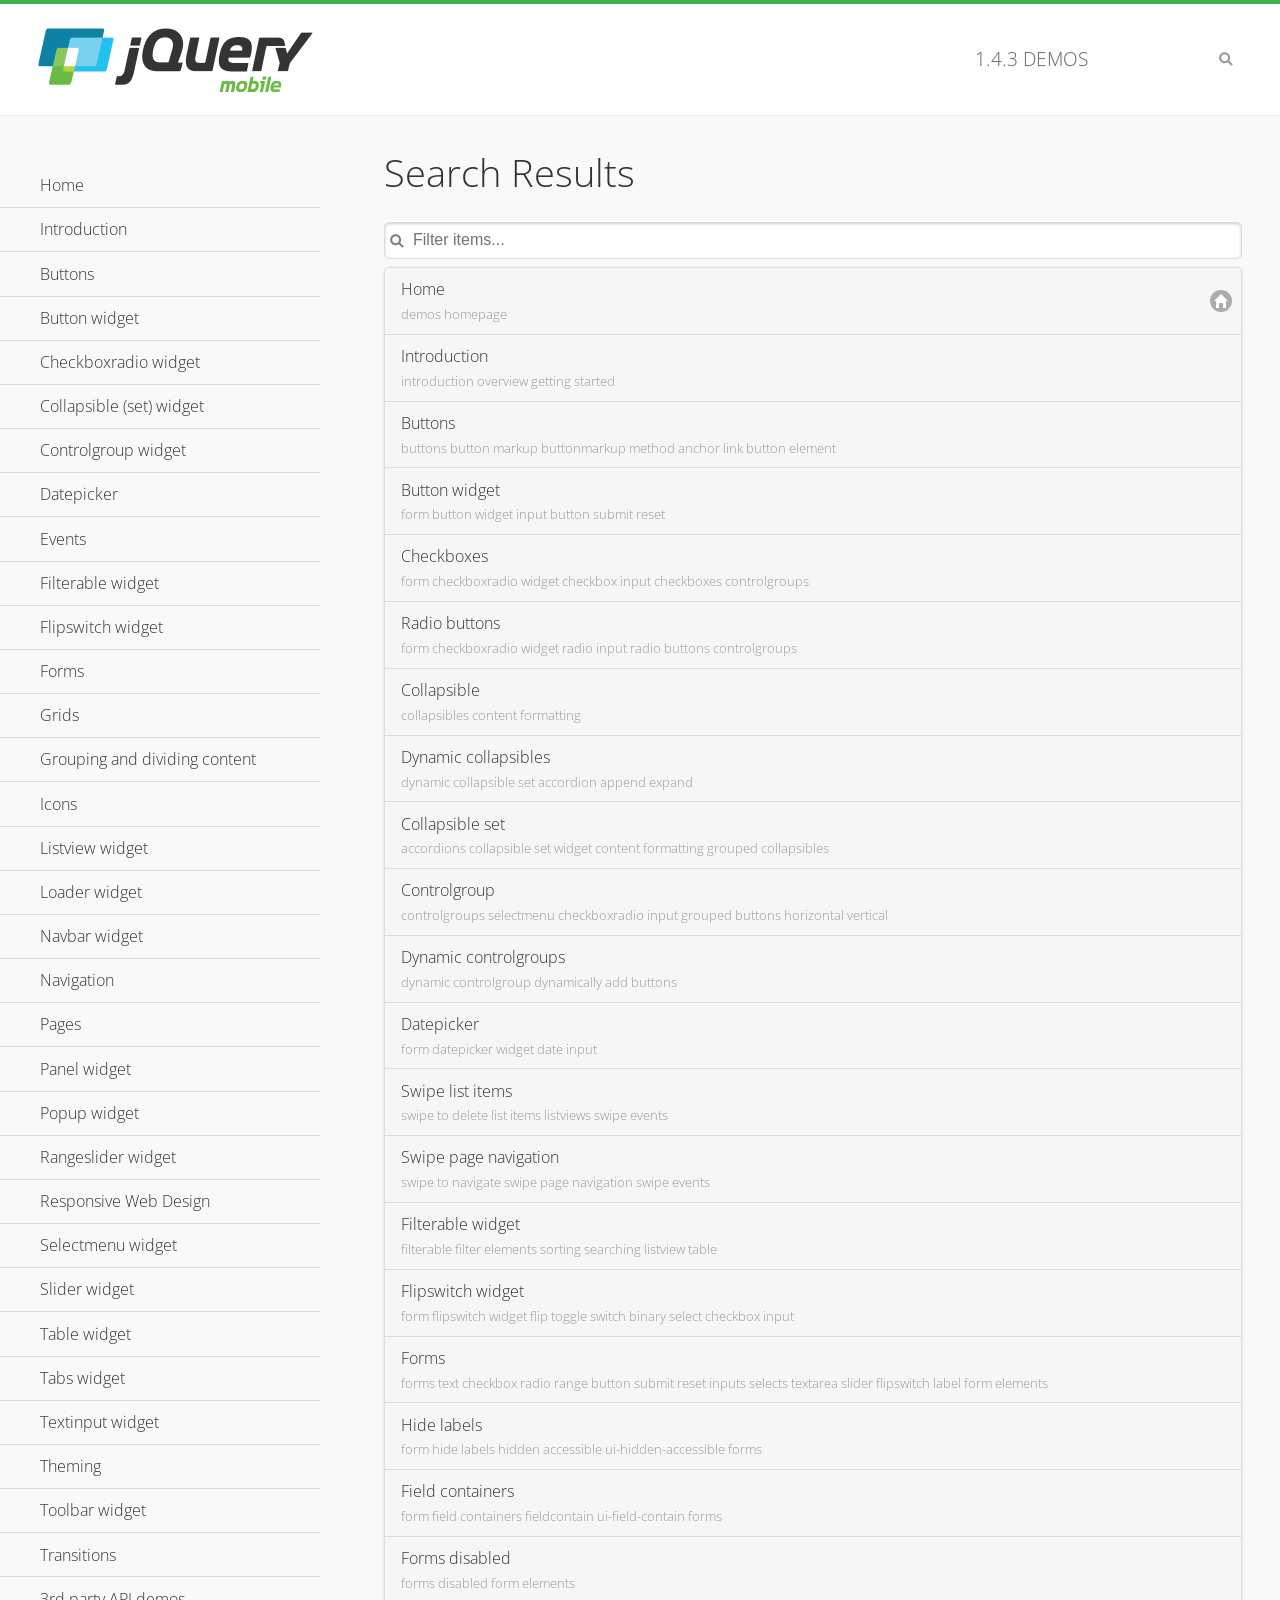
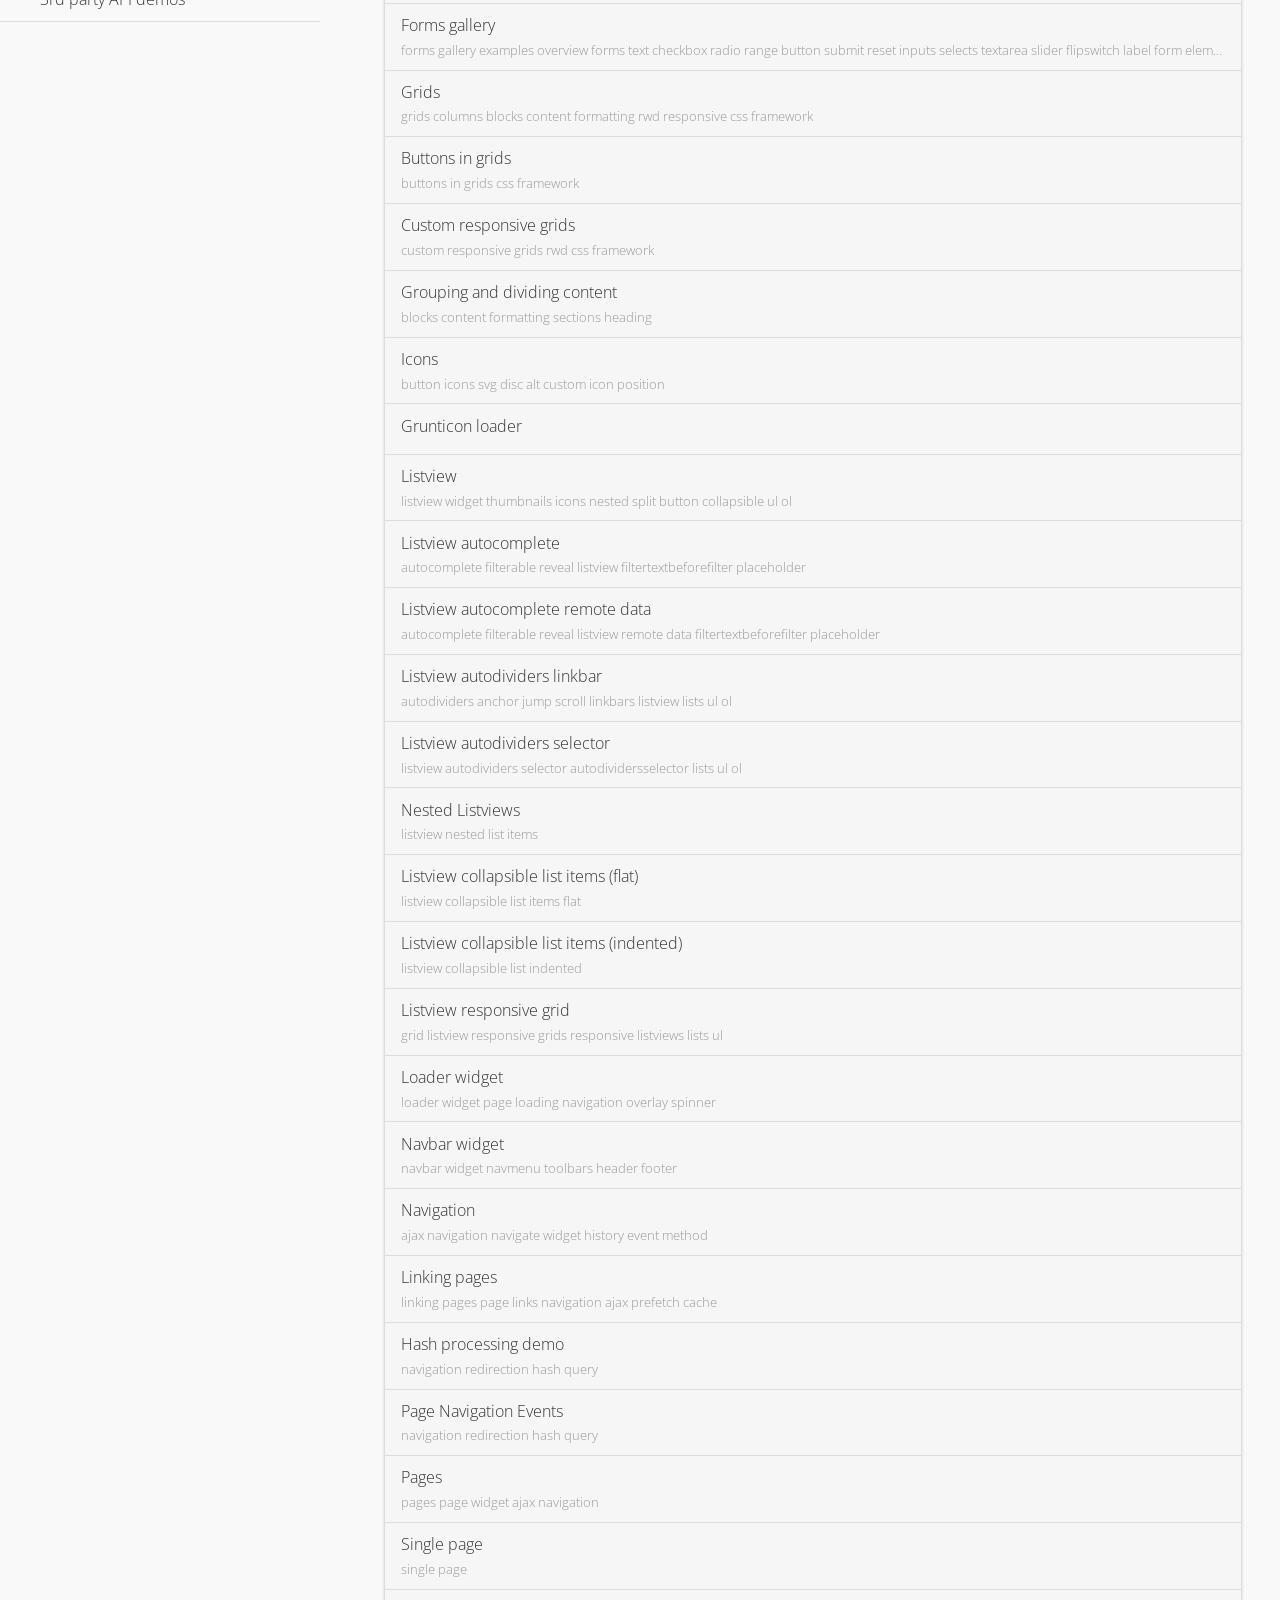
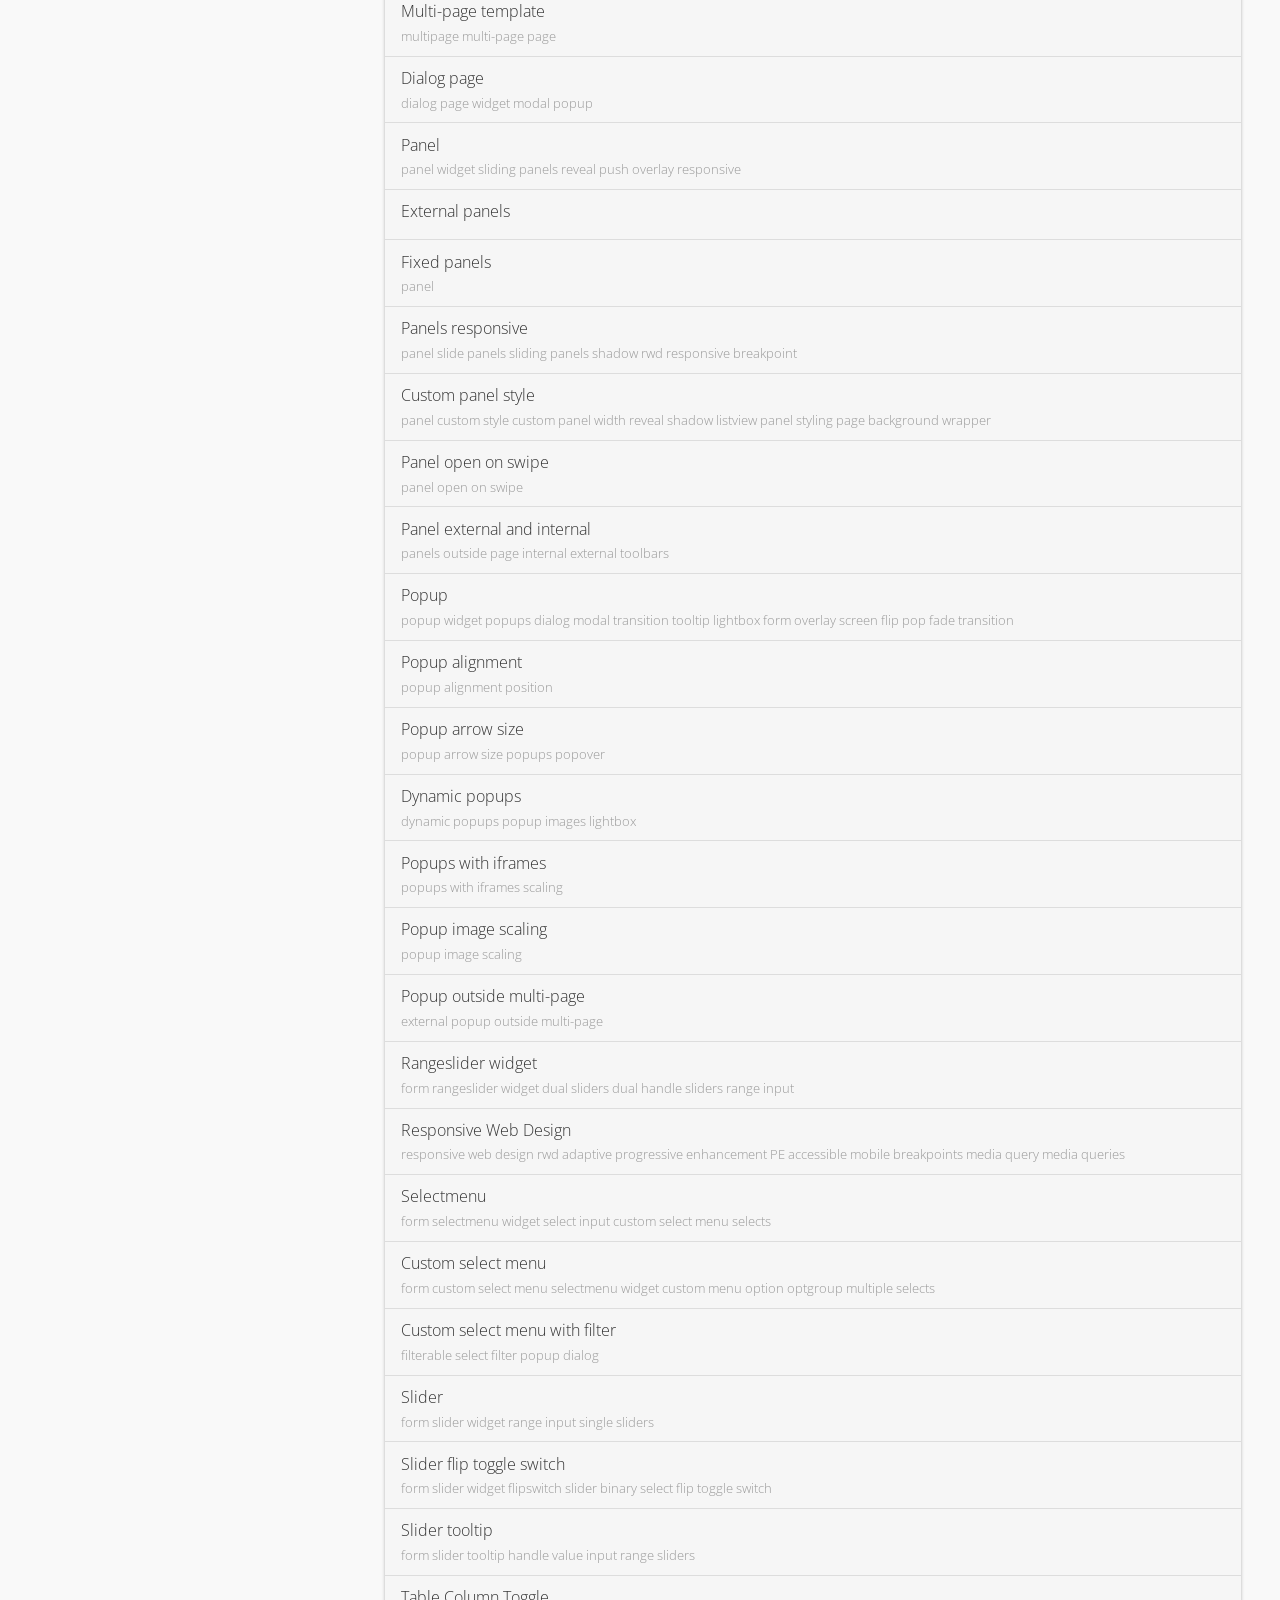
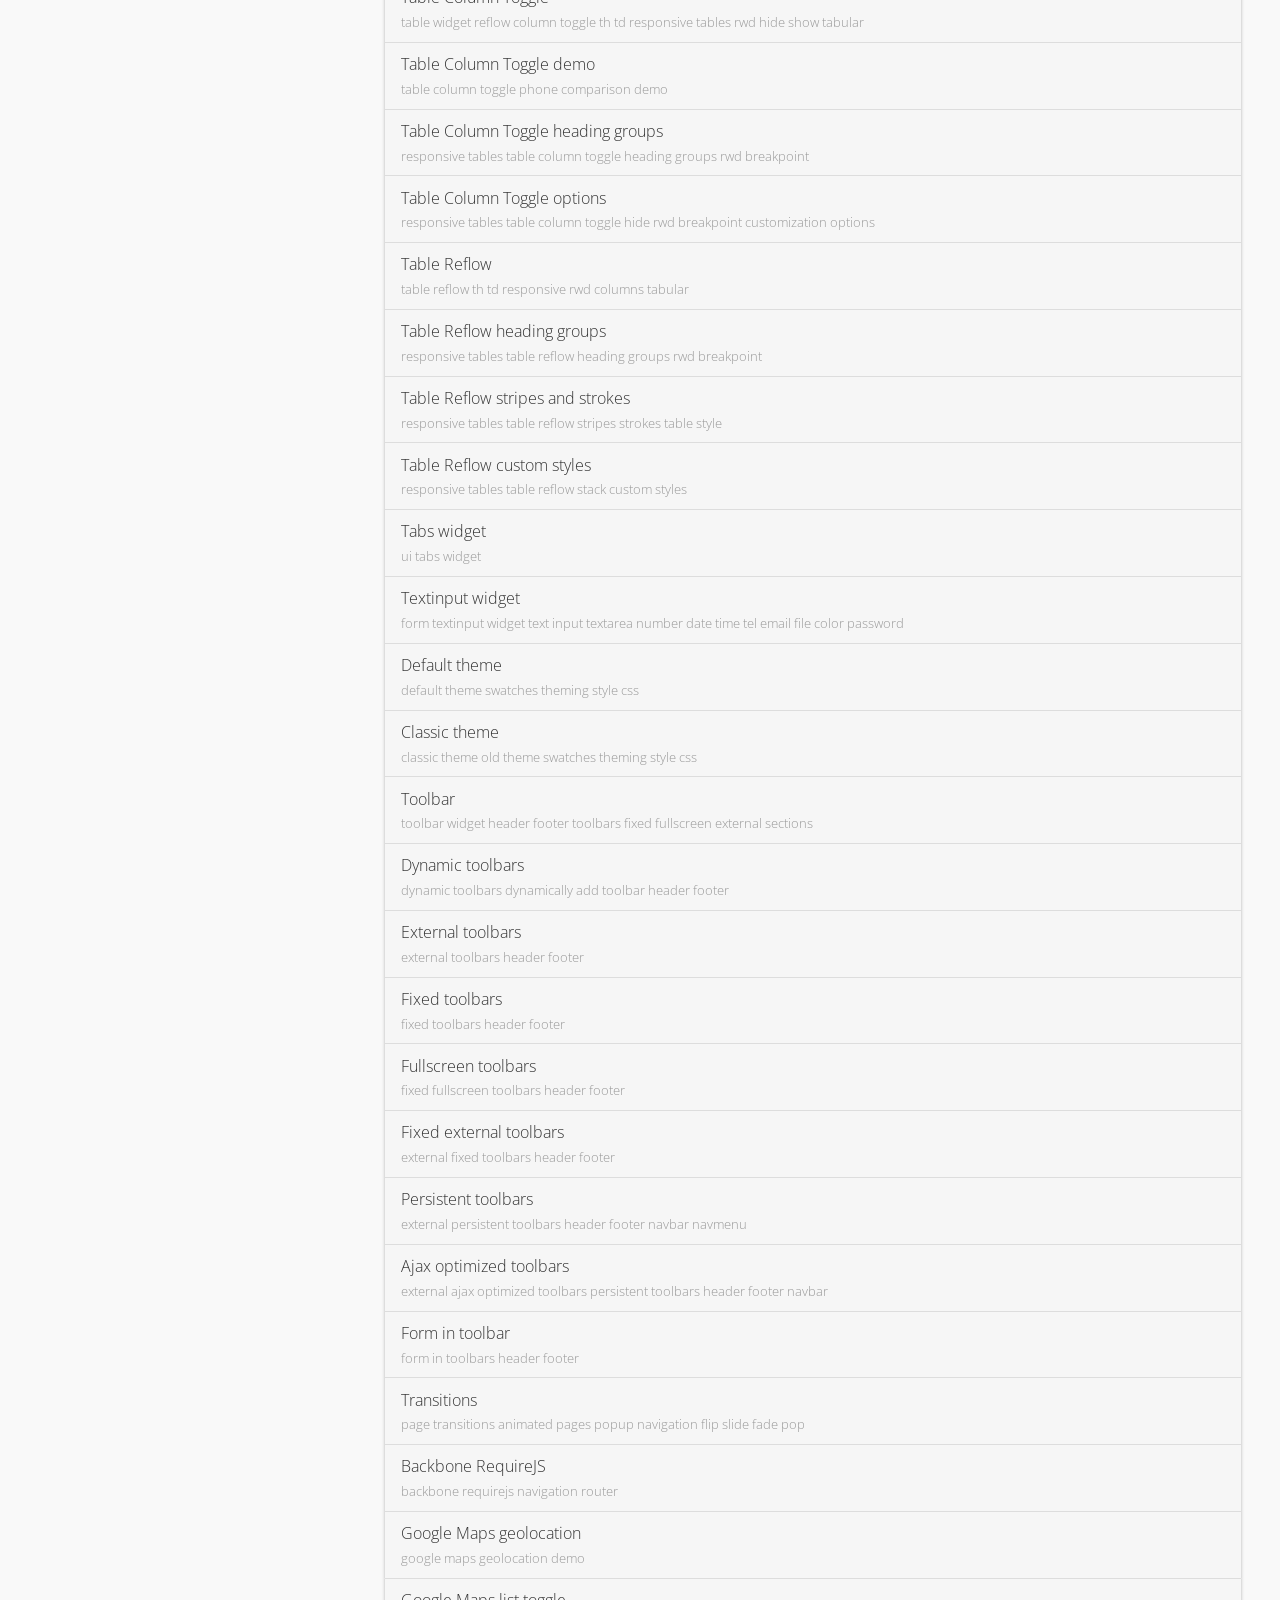
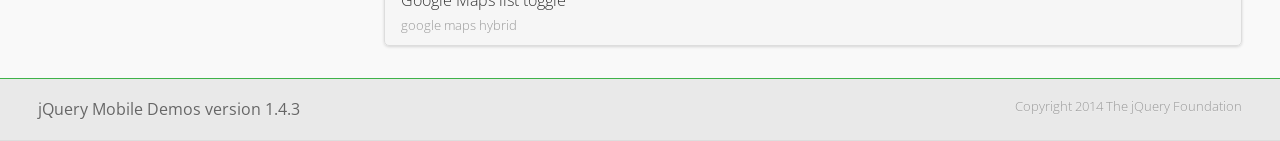
<file: lib/jquery.mobile-1.4.3/demos/_search/index.html>
<!DOCTYPE html>
<html>
<head>
	<meta charset="utf-8">
	<meta name="viewport" content="width=device-width, initial-scale=1">
	<title>jQuery Mobile Demos</title>
	<link rel="stylesheet" href="../css/themes/default/jquery.mobile-1.4.3.min.css">
	<link rel="stylesheet" href="../_assets/css/jqm-demos.css">
	<link rel="shortcut icon" href="../_assets/favicon.ico">
    <link rel="stylesheet" href="http://fonts.googleapis.com/css?family=Open+Sans:300,400,700">
	<script src="../js/jquery.js"></script>
	<script src="../_assets/js/index.js"></script>
	<script src="../js/jquery.mobile-1.4.3.min.js"></script>

</head>
<body>
<div data-role="page" class="jqm-demos jqm-demos-index jqm-demos-search-results">

	<div data-role="header" class="jqm-header">
		<h2><a href="../" title="jQuery Mobile Demos home"><img src="../_assets/img/jquery-logo.png" alt="jQuery Mobile"></a></h2>
		<p><span class="jqm-version"></span> Demos</p>
		<a href="#" class="jqm-navmenu-link ui-btn ui-btn-icon-notext ui-corner-all ui-icon-bars ui-nodisc-icon ui-alt-icon ui-btn-left">Menu</a>
		<a href="#" class="jqm-search-link ui-btn ui-btn-icon-notext ui-corner-all ui-icon-search ui-nodisc-icon ui-alt-icon ui-btn-right">Search</a>
	</div><!-- /header -->

	<div role="main" class="ui-content jqm-content">

		<h1>Search Results</h1>

        <div class="jqm-search-results-wrap">
	        <ul class="jqm-list jqm-search-results-list">
<li data-filtertext="demos homepage" data-icon="home"><a href=".././">Home</a></li>
<li data-filtertext="introduction overview getting started"><a href="../intro/" data-ajax="false">Introduction</a></li>
<li data-filtertext="buttons button markup buttonmarkup method anchor link button element"><a href="../button-markup/" data-ajax="false">Buttons</a></li>
<li data-filtertext="form button widget input button submit reset"><a href="../button/" data-ajax="false">Button widget</a></li>
<li data-role="collapsible" data-enhanced="true" data-collapsed-icon="carat-d" data-expanded-icon="carat-u" data-iconpos="right" data-inset="false" class="ui-collapsible ui-collapsible-themed-content ui-collapsible-collapsed">
	<h3 class="ui-collapsible-heading ui-collapsible-heading-collapsed">
		<a href="#" class="ui-collapsible-heading-toggle ui-btn ui-btn-icon-right ui-btn-inherit ui-icon-carat-d">
		    Checkboxradio widget<span class="ui-collapsible-heading-status"> click to expand contents</span>
		</a>
	</h3>
	<div class="ui-collapsible-content ui-body-inherit ui-collapsible-content-collapsed" aria-hidden="true">
		<ul>
			<li data-filtertext="form checkboxradio widget checkbox input checkboxes controlgroups"><a href="../checkboxradio-checkbox/" data-ajax="false">Checkboxes</a></li>
			<li data-filtertext="form checkboxradio widget radio input radio buttons controlgroups"><a href="../checkboxradio-radio/" data-ajax="false">Radio buttons</a></li>
		</ul>
	</div>
</li>
<li data-role="collapsible" data-enhanced="true" data-collapsed-icon="carat-d" data-expanded-icon="carat-u" data-iconpos="right" data-inset="false" class="ui-collapsible ui-collapsible-themed-content ui-collapsible-collapsed">
	<h3 class="ui-collapsible-heading ui-collapsible-heading-collapsed">
		<a href="#" class="ui-collapsible-heading-toggle ui-btn ui-btn-icon-right ui-btn-inherit ui-icon-carat-d">
			Collapsible (set) widget<span class="ui-collapsible-heading-status"> click to expand contents</span>
		</a>
	</h3>
	<div class="ui-collapsible-content ui-body-inherit ui-collapsible-content-collapsed" aria-hidden="true">
		<ul>
			<li data-filtertext="collapsibles content formatting"><a href="../collapsible/" data-ajax="false">Collapsible</a></li>
			<li data-filtertext="dynamic collapsible set accordion append expand"><a href="../collapsible-dynamic/" data-ajax="false">Dynamic collapsibles</a></li>
			<li data-filtertext="accordions collapsible set widget content formatting grouped collapsibles"><a href="../collapsibleset/" data-ajax="false">Collapsible set</a></li>
		</ul>
	</div>
</li>
<li data-role="collapsible" data-enhanced="true" data-collapsed-icon="carat-d" data-expanded-icon="carat-u" data-iconpos="right" data-inset="false" class="ui-collapsible ui-collapsible-themed-content ui-collapsible-collapsed">
	<h3 class="ui-collapsible-heading ui-collapsible-heading-collapsed">
		<a href="#" class="ui-collapsible-heading-toggle ui-btn ui-btn-icon-right ui-btn-inherit ui-icon-carat-d">
			Controlgroup widget<span class="ui-collapsible-heading-status"> click to expand contents</span>
		</a>
	</h3>
	<div class="ui-collapsible-content ui-body-inherit ui-collapsible-content-collapsed" aria-hidden="true">
		<ul>
			<li data-filtertext="controlgroups selectmenu checkboxradio input grouped buttons horizontal vertical"><a href="../controlgroup/" data-ajax="false">Controlgroup</a></li>
			<li data-filtertext="dynamic controlgroup dynamically add buttons"><a href="../controlgroup-dynamic/" data-ajax="false">Dynamic controlgroups</a></li>
		</ul>
	</div>
</li>
<li data-filtertext="form datepicker widget date input"><a href="../datepicker/" data-ajax="false">Datepicker</a></li>
<li data-role="collapsible" data-enhanced="true" data-collapsed-icon="carat-d" data-expanded-icon="carat-u" data-iconpos="right" data-inset="false" class="ui-collapsible ui-collapsible-themed-content ui-collapsible-collapsed">
	<h3 class="ui-collapsible-heading ui-collapsible-heading-collapsed">
		<a href="#" class="ui-collapsible-heading-toggle ui-btn ui-btn-icon-right ui-btn-inherit ui-icon-carat-d">
			Events<span class="ui-collapsible-heading-status"> click to expand contents</span>
		</a>
	</h3>
	<div class="ui-collapsible-content ui-body-inherit ui-collapsible-content-collapsed" aria-hidden="true">
		<ul>
			<li data-filtertext="swipe to delete list items listviews swipe events"><a href="../swipe-list/" data-ajax="false">Swipe list items</a></li>
			<li data-filtertext="swipe to navigate swipe page navigation swipe events"><a href="../swipe-page/" data-ajax="false">Swipe page navigation</a></li>
		</ul>
	</div>
</li>
<li data-filtertext="filterable filter elements sorting searching listview table"><a href="../filterable/" data-ajax="false">Filterable widget</a></li>
<li data-filtertext="form flipswitch widget flip toggle switch binary select checkbox input"><a href="../flipswitch/" data-ajax="false">Flipswitch widget</a></li>
<li data-role="collapsible" data-enhanced="true" data-collapsed-icon="carat-d" data-expanded-icon="carat-u" data-iconpos="right" data-inset="false" class="ui-collapsible ui-collapsible-themed-content ui-collapsible-collapsed">
	<h3 class="ui-collapsible-heading ui-collapsible-heading-collapsed">
		<a href="#" class="ui-collapsible-heading-toggle ui-btn ui-btn-icon-right ui-btn-inherit ui-icon-carat-d">
			Forms<span class="ui-collapsible-heading-status"> click to expand contents</span>
		</a>
	</h3>
	<div class="ui-collapsible-content ui-body-inherit ui-collapsible-content-collapsed" aria-hidden="true">
		<ul>
			<li data-filtertext="forms text checkbox radio range button submit reset inputs selects textarea slider flipswitch label form elements"><a href="../forms/" data-ajax="false">Forms</a></li>
			<li data-filtertext="form hide labels hidden accessible ui-hidden-accessible forms"><a href="../forms-label-hidden-accessible/" data-ajax="false">Hide labels</a></li>
			<li data-filtertext="form field containers fieldcontain ui-field-contain forms"><a href="../forms-field-contain/" data-ajax="false">Field containers</a></li>
			<li data-filtertext="forms disabled form elements"><a href="../forms-disabled/" data-ajax="false">Forms disabled</a></li>
			<li data-filtertext="forms gallery examples overview forms text checkbox radio range button submit reset inputs selects textarea slider flipswitch label form elements"><a href="../forms-gallery/" data-ajax="false">Forms gallery</a></li>
		</ul>
	</div>
</li>
<li data-role="collapsible" data-enhanced="true" data-collapsed-icon="carat-d" data-expanded-icon="carat-u" data-iconpos="right" data-inset="false" class="ui-collapsible ui-collapsible-themed-content ui-collapsible-collapsed">
	<h3 class="ui-collapsible-heading ui-collapsible-heading-collapsed">
		<a href="#" class="ui-collapsible-heading-toggle ui-btn ui-btn-icon-right ui-btn-inherit ui-icon-carat-d">
			Grids<span class="ui-collapsible-heading-status"> click to expand contents</span>
		</a>
	</h3>
	<div class="ui-collapsible-content ui-body-inherit ui-collapsible-content-collapsed" aria-hidden="true">
		<ul>
			<li data-filtertext="grids columns blocks content formatting rwd responsive css framework"><a href="../grids/" data-ajax="false">Grids</a></li>
			<li data-filtertext="buttons in grids css framework"><a href="../grids-buttons/" data-ajax="false">Buttons in grids</a></li>
			<li data-filtertext="custom responsive grids rwd css framework"><a href="../grids-custom-responsive/" data-ajax="false">Custom responsive grids</a></li>
		</ul>
	</div>
</li>
<li data-filtertext="blocks content formatting sections heading"><a href="../body-bar-classes/" data-ajax="false">Grouping and dividing content</a></li>
<li data-role="collapsible" data-enhanced="true" data-collapsed-icon="carat-d" data-expanded-icon="carat-u" data-iconpos="right" data-inset="false" class="ui-collapsible ui-collapsible-themed-content ui-collapsible-collapsed">
	<h3 class="ui-collapsible-heading ui-collapsible-heading-collapsed">
		<a href="#" class="ui-collapsible-heading-toggle ui-btn ui-btn-icon-right ui-btn-inherit ui-icon-carat-d">
			Icons<span class="ui-collapsible-heading-status"> click to expand contents</span>
		</a>
	</h3>
	<div class="ui-collapsible-content ui-body-inherit ui-collapsible-content-collapsed" aria-hidden="true">
		<ul>
			<li data-filtertext="button icons svg disc alt custom icon position"><a href="../icons/" data-ajax="false">Icons</a></li>
			<li data-filtertext=""><a href="../icons-grunticon/" data-ajax="false">Grunticon loader</a></li>
		</ul>
	</div>
</li>
<li data-role="collapsible" data-enhanced="true" data-collapsed-icon="carat-d" data-expanded-icon="carat-u" data-iconpos="right" data-inset="false" class="ui-collapsible ui-collapsible-themed-content ui-collapsible-collapsed">
	<h3 class="ui-collapsible-heading ui-collapsible-heading-collapsed">
		<a href="#" class="ui-collapsible-heading-toggle ui-btn ui-btn-icon-right ui-btn-inherit ui-icon-carat-d">
			Listview widget<span class="ui-collapsible-heading-status"> click to expand contents</span>
		</a>
	</h3>
	<div class="ui-collapsible-content ui-body-inherit ui-collapsible-content-collapsed" aria-hidden="true">
		<ul>
			<li data-filtertext="listview widget thumbnails icons nested split button collapsible ul ol"><a href="../listview/" data-ajax="false">Listview</a></li>
			<li data-filtertext="autocomplete filterable reveal listview filtertextbeforefilter placeholder"><a href="../listview-autocomplete/" data-ajax="false">Listview autocomplete</a></li>
			<li data-filtertext="autocomplete filterable reveal listview remote data filtertextbeforefilter placeholder"><a href="../listview-autocomplete-remote/" data-ajax="false">Listview autocomplete remote data</a></li>
			<li data-filtertext="autodividers anchor jump scroll linkbars listview lists ul ol"><a href="../listview-autodividers-linkbar/" data-ajax="false">Listview autodividers linkbar</a></li>
			<li data-filtertext="listview autodividers selector autodividersselector lists ul ol"><a href="../listview-autodividers-selector/" data-ajax="false">Listview autodividers selector</a></li>
			<li data-filtertext="listview nested list items"><a href="../listview-nested-lists/" data-ajax="false">Nested Listviews</a></li>
			<li data-filtertext="listview collapsible list items flat"><a href="../listview-collapsible-item-flat/" data-ajax="false">Listview collapsible list items (flat)</a></li>
			<li data-filtertext="listview collapsible list indented"><a href="../listview-collapsible-item-indented/" data-ajax="false">Listview collapsible list items (indented)</a></li>
			<li data-filtertext="grid listview responsive grids responsive listviews lists ul"><a href="../listview-grid/" data-ajax="false">Listview responsive grid</a></li>
		</ul>
	</div>
</li>
<li data-filtertext="loader widget page loading navigation overlay spinner"><a href="../loader/" data-ajax="false">Loader widget</a></li>
<li data-filtertext="navbar widget navmenu toolbars header footer"><a href="../navbar/" data-ajax="false">Navbar widget</a></li>
<li data-role="collapsible" data-enhanced="true" data-collapsed-icon="carat-d" data-expanded-icon="carat-u" data-iconpos="right" data-inset="false" class="ui-collapsible ui-collapsible-themed-content ui-collapsible-collapsed">
	<h3 class="ui-collapsible-heading ui-collapsible-heading-collapsed">
		<a href="#" class="ui-collapsible-heading-toggle ui-btn ui-btn-icon-right ui-btn-inherit ui-icon-carat-d">
			Navigation<span class="ui-collapsible-heading-status"> click to expand contents</span>
		</a>
	</h3>
	<div class="ui-collapsible-content ui-body-inherit ui-collapsible-content-collapsed" aria-hidden="true">
		<ul>
			<li data-filtertext="ajax navigation navigate widget history event method"><a href="../navigation/" data-ajax="false">Navigation</a></li>
			<li data-filtertext="linking pages page links navigation ajax prefetch cache"><a href="../navigation-linking-pages/" data-ajax="false">Linking pages</a></li>
			<!-- <li data-filtertext="php redirect server redirection server-side navigation"><a href="../navigation-php-redirect/" data-ajax="false">PHP redirect demo</a></li>-->
			<li data-filtertext="navigation redirection hash query"><a href="../navigation-hash-processing/" data-ajax="false">Hash processing demo</a></li>
			<li data-filtertext="navigation redirection hash query"><a href="../page-events/" data-ajax="false">Page Navigation Events</a></li>
		</ul>
	</div>
</li>
<li data-role="collapsible" data-enhanced="true" data-collapsed-icon="carat-d" data-expanded-icon="carat-u" data-iconpos="right" data-inset="false" class="ui-collapsible ui-collapsible-themed-content ui-collapsible-collapsed">
	<h3 class="ui-collapsible-heading ui-collapsible-heading-collapsed">
		<a href="#" class="ui-collapsible-heading-toggle ui-btn ui-btn-icon-right ui-btn-inherit ui-icon-carat-d">
			Pages<span class="ui-collapsible-heading-status"> click to expand contents</span>
		</a>
	</h3>
	<div class="ui-collapsible-content ui-body-inherit ui-collapsible-content-collapsed" aria-hidden="true">
		<ul>
			<li data-filtertext="pages page widget ajax navigation"><a href="../pages/" data-ajax="false">Pages</a></li>
			<li data-filtertext="single page"><a href="../pages-single-page/" data-ajax="false">Single page</a></li>
			<li data-filtertext="multipage multi-page page"><a href="../pages-multi-page/" data-ajax="false">Multi-page template</a></li>
			<li data-filtertext="dialog page widget modal popup"><a href="../pages-dialog/" data-ajax="false">Dialog page</a></li>
		</ul>
	</div>
</li>
<li data-role="collapsible" data-enhanced="true" data-collapsed-icon="carat-d" data-expanded-icon="carat-u" data-iconpos="right" data-inset="false" class="ui-collapsible ui-collapsible-themed-content ui-collapsible-collapsed">
	<h3 class="ui-collapsible-heading ui-collapsible-heading-collapsed">
		<a href="#" class="ui-collapsible-heading-toggle ui-btn ui-btn-icon-right ui-btn-inherit ui-icon-carat-d">
			Panel widget<span class="ui-collapsible-heading-status"> click to expand contents</span>
		</a>
	</h3>
	<div class="ui-collapsible-content ui-body-inherit ui-collapsible-content-collapsed" aria-hidden="true">
		<ul>
			<li data-filtertext="panel widget sliding panels reveal push overlay responsive"><a href="../panel/" data-ajax="false">Panel</a></li>
			<li data-filtertext=""><a href="../panel-external/" data-ajax="false">External panels</a></li>
			<li data-filtertext="panel "><a href="../panel-fixed/" data-ajax="false">Fixed panels</a></li>
			<li data-filtertext="panel slide panels sliding panels shadow rwd responsive breakpoint"><a href="../panel-responsive/" data-ajax="false">Panels responsive</a></li>
			<li data-filtertext="panel custom style custom panel width reveal shadow listview panel styling page background wrapper"><a href="../panel-styling/" data-ajax="false">Custom panel style</a></li>
			<li data-filtertext="panel open on swipe"><a href="../panel-swipe-open/" data-ajax="false">Panel open on swipe</a></li>
			<li data-filtertext="panels outside page internal external toolbars"><a href="../panel-external-internal/" data-ajax="false">Panel external and internal</a></li>
		</ul>
	</div>
</li>
<li data-role="collapsible" data-enhanced="true" data-collapsed-icon="carat-d" data-expanded-icon="carat-u" data-iconpos="right" data-inset="false" class="ui-collapsible ui-collapsible-themed-content ui-collapsible-collapsed">
	<h3 class="ui-collapsible-heading ui-collapsible-heading-collapsed">
		<a href="#" class="ui-collapsible-heading-toggle ui-btn ui-btn-icon-right ui-btn-inherit ui-icon-carat-d">
			Popup widget<span class="ui-collapsible-heading-status"> click to expand contents</span>
		</a>
	</h3>
	<div class="ui-collapsible-content ui-body-inherit ui-collapsible-content-collapsed" aria-hidden="true">
		<ul>
			<li data-filtertext="popup widget popups dialog modal transition tooltip lightbox form overlay screen flip pop fade transition"><a href="../popup/" data-ajax="false">Popup</a></li>
			<li data-filtertext="popup alignment position"><a href="../popup-alignment/" data-ajax="false">Popup alignment</a></li>
			<li data-filtertext="popup arrow size popups popover"><a href="../popup-arrow-size/" data-ajax="false">Popup arrow size</a></li>
			<li data-filtertext="dynamic popups popup images lightbox"><a href="../popup-dynamic/" data-ajax="false">Dynamic popups</a></li>
			<li data-filtertext="popups with iframes scaling"><a href="../popup-iframe/" data-ajax="false">Popups with iframes</a></li>
			<li data-filtertext="popup image scaling"><a href="../popup-image-scaling/" data-ajax="false">Popup image scaling</a></li>
			<li data-filtertext="external popup outside multi-page"><a href="../popup-outside-multipage/" data-ajax="false">Popup outside multi-page</a></li>
		</ul>
	</div>
</li>
<li data-filtertext="form rangeslider widget dual sliders dual handle sliders range input"><a href="../rangeslider/" data-ajax="false">Rangeslider widget</a></li>
<li data-filtertext="responsive web design rwd adaptive progressive enhancement PE accessible mobile breakpoints media query media queries"><a href="../rwd/" data-ajax="false">Responsive Web Design</a></li>
<li data-role="collapsible" data-enhanced="true" data-collapsed-icon="carat-d" data-expanded-icon="carat-u" data-iconpos="right" data-inset="false" class="ui-collapsible ui-collapsible-themed-content ui-collapsible-collapsed">
	<h3 class="ui-collapsible-heading ui-collapsible-heading-collapsed">
		<a href="#" class="ui-collapsible-heading-toggle ui-btn ui-btn-icon-right ui-btn-inherit ui-icon-carat-d">
			Selectmenu widget<span class="ui-collapsible-heading-status"> click to expand contents</span>
		</a>
	</h3>
	<div class="ui-collapsible-content ui-body-inherit ui-collapsible-content-collapsed" aria-hidden="true">
		<ul>
			<li data-filtertext="form selectmenu widget select input custom select menu selects"><a href="../selectmenu/" data-ajax="false">Selectmenu</a></li>
			<li data-filtertext="form custom select menu selectmenu widget custom menu option optgroup multiple selects"><a href="../selectmenu-custom/" data-ajax="false">Custom select menu</a></li>
			<li data-filtertext="filterable select filter popup dialog"><a href="../selectmenu-custom-filter/" data-ajax="false">Custom select menu with filter</a></li>
		</ul>
	</div>
</li>
<li data-role="collapsible" data-enhanced="true" data-collapsed-icon="carat-d" data-expanded-icon="carat-u" data-iconpos="right" data-inset="false" class="ui-collapsible ui-collapsible-themed-content ui-collapsible-collapsed">
	<h3 class="ui-collapsible-heading ui-collapsible-heading-collapsed">
		<a href="#" class="ui-collapsible-heading-toggle ui-btn ui-btn-icon-right ui-btn-inherit ui-icon-carat-d">
			Slider widget<span class="ui-collapsible-heading-status"> click to expand contents</span>
		</a>
	</h3>
	<div class="ui-collapsible-content ui-body-inherit ui-collapsible-content-collapsed" aria-hidden="true">
		<ul>
			<li data-filtertext="form slider widget range input single sliders"><a href="../slider/" data-ajax="false">Slider</a></li>
			<li data-filtertext="form slider widget flipswitch slider binary select flip toggle switch"><a href="../slider-flipswitch/" data-ajax="false">Slider flip toggle switch</a></li>
			<li data-filtertext="form slider tooltip handle value input range sliders"><a href="../slider-tooltip/" data-ajax="false">Slider tooltip</a></li>
		</ul>
	</div>
</li>
<li data-role="collapsible" data-enhanced="true" data-collapsed-icon="carat-d" data-expanded-icon="carat-u" data-iconpos="right" data-inset="false" class="ui-collapsible ui-collapsible-themed-content ui-collapsible-collapsed">
	<h3 class="ui-collapsible-heading ui-collapsible-heading-collapsed">
		<a href="#" class="ui-collapsible-heading-toggle ui-btn ui-btn-icon-right ui-btn-inherit ui-icon-carat-d">
			Table widget<span class="ui-collapsible-heading-status"> click to expand contents</span>
		</a>
	</h3>
	<div class="ui-collapsible-content ui-body-inherit ui-collapsible-content-collapsed" aria-hidden="true">
		<ul>
			<li data-filtertext="table widget reflow column toggle th td responsive tables rwd hide show tabular"><a href="../table-column-toggle/" data-ajax="false">Table Column Toggle</a></li>
			<li data-filtertext="table column toggle phone comparison demo"><a href="../table-column-toggle-example/" data-ajax="false">Table Column Toggle demo</a></li>
			<li data-filtertext="responsive tables table column toggle heading groups rwd breakpoint"><a href="../table-column-toggle-heading-groups/" data-ajax="false">Table Column Toggle heading groups</a></li>
			<li data-filtertext="responsive tables table column toggle hide rwd breakpoint customization options"><a href="../table-column-toggle-options/" data-ajax="false">Table Column Toggle options</a></li>
			<li data-filtertext="table reflow th td responsive rwd columns tabular"><a href="../table-reflow/" data-ajax="false">Table Reflow</a></li>
			<li data-filtertext="responsive tables table reflow heading groups rwd breakpoint"><a href="../table-reflow-heading-groups/" data-ajax="false">Table Reflow heading groups</a></li>
			<li data-filtertext="responsive tables table reflow stripes strokes table style"><a href="../table-reflow-stripes-strokes/" data-ajax="false">Table Reflow stripes and strokes</a></li>
			<li data-filtertext="responsive tables table reflow stack custom styles"><a href="../table-reflow-styling/" data-ajax="false">Table Reflow custom styles</a></li>
		</ul>
	</div>
</li>
<li data-filtertext="ui tabs widget"><a href="../tabs/" data-ajax="false">Tabs widget</a></li>
<li data-filtertext="form textinput widget text input textarea number date time tel email file color password"><a href="../textinput/" data-ajax="false">Textinput widget</a></li>
<li data-role="collapsible" data-enhanced="true" data-collapsed-icon="carat-d" data-expanded-icon="carat-u" data-iconpos="right" data-inset="false" class="ui-collapsible ui-collapsible-themed-content ui-collapsible-collapsed">
	<h3 class="ui-collapsible-heading ui-collapsible-heading-collapsed">
		<a href="#" class="ui-collapsible-heading-toggle ui-btn ui-btn-icon-right ui-btn-inherit ui-icon-carat-d">
			Theming<span class="ui-collapsible-heading-status"> click to expand contents</span>
		</a>
	</h3>
	<div class="ui-collapsible-content ui-body-inherit ui-collapsible-content-collapsed" aria-hidden="true">
		<ul>
			<li data-filtertext="default theme swatches theming style css"><a href="../theme-default/" data-ajax="false">Default theme</a></li>
			<li data-filtertext="classic theme old theme swatches theming style css"><a href="../theme-classic/" data-ajax="false">Classic theme</a></li>
		</ul>
	</div>
</li>
<li data-role="collapsible" data-enhanced="true" data-collapsed-icon="carat-d" data-expanded-icon="carat-u" data-iconpos="right" data-inset="false" class="ui-collapsible ui-collapsible-themed-content ui-collapsible-collapsed">
	<h3 class="ui-collapsible-heading ui-collapsible-heading-collapsed">
		<a href="#" class="ui-collapsible-heading-toggle ui-btn ui-btn-icon-right ui-btn-inherit ui-icon-carat-d">
			Toolbar widget<span class="ui-collapsible-heading-status"> click to expand contents</span>
		</a>
	</h3>
	<div class="ui-collapsible-content ui-body-inherit ui-collapsible-content-collapsed" aria-hidden="true">
		<ul>
			<li data-filtertext="toolbar widget header footer toolbars fixed fullscreen external sections"><a href="../toolbar/" data-ajax="false">Toolbar</a></li>
			<li data-filtertext="dynamic toolbars dynamically add toolbar header footer"><a href="../toolbar-dynamic/" data-ajax="false">Dynamic toolbars</a></li>
			<li data-filtertext="external toolbars header footer"><a href="../toolbar-external/" data-ajax="false">External toolbars</a></li>
			<li data-filtertext="fixed toolbars header footer"><a href="../toolbar-fixed/" data-ajax="false">Fixed toolbars</a></li>
			<li data-filtertext="fixed fullscreen toolbars header footer"><a href="../toolbar-fixed-fullscreen/" data-ajax="false">Fullscreen toolbars</a></li>
			<li data-filtertext="external fixed toolbars header footer"><a href="../toolbar-fixed-external/" data-ajax="false">Fixed external toolbars</a></li>
			<li data-filtertext="external persistent toolbars header footer navbar navmenu"><a href="../toolbar-fixed-persistent/" data-ajax="false">Persistent toolbars</a></li>
			<li data-filtertext="external ajax optimized toolbars persistent toolbars header footer navbar"><a href="../toolbar-fixed-persistent-optimized/" data-ajax="false">Ajax optimized toolbars</a></li>
			<li data-filtertext="form in toolbars header footer"><a href="../toolbar-fixed-forms/" data-ajax="false">Form in toolbar</a></li>
		</ul>
	</div>
</li>
<li data-filtertext="page transitions animated pages popup navigation flip slide fade pop"><a href="../transitions/" data-ajax="false">Transitions</a></li>
<li data-role="collapsible" data-enhanced="true" data-collapsed-icon="carat-d" data-expanded-icon="carat-u" data-iconpos="right" data-inset="false" class="ui-collapsible ui-collapsible-themed-content ui-collapsible-collapsed">
	<h3 class="ui-collapsible-heading ui-collapsible-heading-collapsed">
		<a href="#" class="ui-collapsible-heading-toggle ui-btn ui-btn-icon-right ui-btn-inherit ui-icon-carat-d">
			3rd party API demos<span class="ui-collapsible-heading-status"> click to expand contents</span>
		</a>
	</h3>
	<div class="ui-collapsible-content ui-body-inherit ui-collapsible-content-collapsed" aria-hidden="true">
		<ul>
			<li data-filtertext="backbone requirejs navigation router"><a href="../backbone-requirejs/" data-ajax="false">Backbone RequireJS</a></li>
			<li data-filtertext="google maps geolocation demo"><a href="../map-geolocation/" data-ajax="false">Google Maps geolocation</a></li>
			<li data-filtertext="google maps hybrid"><a href="../map-list-toggle/" data-ajax="false">Google Maps list toggle</a></li>
		</ul>
	</div>
</li>



	        </ul>
	    </div>

	</div><!-- /content -->
	    <div data-role="panel" class="jqm-navmenu-panel" data-position="left" data-display="overlay" data-theme="a">
	    	<ul class="jqm-list ui-alt-icon ui-nodisc-icon">
<li data-filtertext="demos homepage" data-icon="home"><a href=".././">Home</a></li>
<li data-filtertext="introduction overview getting started"><a href="../intro/" data-ajax="false">Introduction</a></li>
<li data-filtertext="buttons button markup buttonmarkup method anchor link button element"><a href="../button-markup/" data-ajax="false">Buttons</a></li>
<li data-filtertext="form button widget input button submit reset"><a href="../button/" data-ajax="false">Button widget</a></li>
<li data-role="collapsible" data-enhanced="true" data-collapsed-icon="carat-d" data-expanded-icon="carat-u" data-iconpos="right" data-inset="false" class="ui-collapsible ui-collapsible-themed-content ui-collapsible-collapsed">
	<h3 class="ui-collapsible-heading ui-collapsible-heading-collapsed">
		<a href="#" class="ui-collapsible-heading-toggle ui-btn ui-btn-icon-right ui-btn-inherit ui-icon-carat-d">
		    Checkboxradio widget<span class="ui-collapsible-heading-status"> click to expand contents</span>
		</a>
	</h3>
	<div class="ui-collapsible-content ui-body-inherit ui-collapsible-content-collapsed" aria-hidden="true">
		<ul>
			<li data-filtertext="form checkboxradio widget checkbox input checkboxes controlgroups"><a href="../checkboxradio-checkbox/" data-ajax="false">Checkboxes</a></li>
			<li data-filtertext="form checkboxradio widget radio input radio buttons controlgroups"><a href="../checkboxradio-radio/" data-ajax="false">Radio buttons</a></li>
		</ul>
	</div>
</li>
<li data-role="collapsible" data-enhanced="true" data-collapsed-icon="carat-d" data-expanded-icon="carat-u" data-iconpos="right" data-inset="false" class="ui-collapsible ui-collapsible-themed-content ui-collapsible-collapsed">
	<h3 class="ui-collapsible-heading ui-collapsible-heading-collapsed">
		<a href="#" class="ui-collapsible-heading-toggle ui-btn ui-btn-icon-right ui-btn-inherit ui-icon-carat-d">
			Collapsible (set) widget<span class="ui-collapsible-heading-status"> click to expand contents</span>
		</a>
	</h3>
	<div class="ui-collapsible-content ui-body-inherit ui-collapsible-content-collapsed" aria-hidden="true">
		<ul>
			<li data-filtertext="collapsibles content formatting"><a href="../collapsible/" data-ajax="false">Collapsible</a></li>
			<li data-filtertext="dynamic collapsible set accordion append expand"><a href="../collapsible-dynamic/" data-ajax="false">Dynamic collapsibles</a></li>
			<li data-filtertext="accordions collapsible set widget content formatting grouped collapsibles"><a href="../collapsibleset/" data-ajax="false">Collapsible set</a></li>
		</ul>
	</div>
</li>
<li data-role="collapsible" data-enhanced="true" data-collapsed-icon="carat-d" data-expanded-icon="carat-u" data-iconpos="right" data-inset="false" class="ui-collapsible ui-collapsible-themed-content ui-collapsible-collapsed">
	<h3 class="ui-collapsible-heading ui-collapsible-heading-collapsed">
		<a href="#" class="ui-collapsible-heading-toggle ui-btn ui-btn-icon-right ui-btn-inherit ui-icon-carat-d">
			Controlgroup widget<span class="ui-collapsible-heading-status"> click to expand contents</span>
		</a>
	</h3>
	<div class="ui-collapsible-content ui-body-inherit ui-collapsible-content-collapsed" aria-hidden="true">
		<ul>
			<li data-filtertext="controlgroups selectmenu checkboxradio input grouped buttons horizontal vertical"><a href="../controlgroup/" data-ajax="false">Controlgroup</a></li>
			<li data-filtertext="dynamic controlgroup dynamically add buttons"><a href="../controlgroup-dynamic/" data-ajax="false">Dynamic controlgroups</a></li>
		</ul>
	</div>
</li>
<li data-filtertext="form datepicker widget date input"><a href="../datepicker/" data-ajax="false">Datepicker</a></li>
<li data-role="collapsible" data-enhanced="true" data-collapsed-icon="carat-d" data-expanded-icon="carat-u" data-iconpos="right" data-inset="false" class="ui-collapsible ui-collapsible-themed-content ui-collapsible-collapsed">
	<h3 class="ui-collapsible-heading ui-collapsible-heading-collapsed">
		<a href="#" class="ui-collapsible-heading-toggle ui-btn ui-btn-icon-right ui-btn-inherit ui-icon-carat-d">
			Events<span class="ui-collapsible-heading-status"> click to expand contents</span>
		</a>
	</h3>
	<div class="ui-collapsible-content ui-body-inherit ui-collapsible-content-collapsed" aria-hidden="true">
		<ul>
			<li data-filtertext="swipe to delete list items listviews swipe events"><a href="../swipe-list/" data-ajax="false">Swipe list items</a></li>
			<li data-filtertext="swipe to navigate swipe page navigation swipe events"><a href="../swipe-page/" data-ajax="false">Swipe page navigation</a></li>
		</ul>
	</div>
</li>
<li data-filtertext="filterable filter elements sorting searching listview table"><a href="../filterable/" data-ajax="false">Filterable widget</a></li>
<li data-filtertext="form flipswitch widget flip toggle switch binary select checkbox input"><a href="../flipswitch/" data-ajax="false">Flipswitch widget</a></li>
<li data-role="collapsible" data-enhanced="true" data-collapsed-icon="carat-d" data-expanded-icon="carat-u" data-iconpos="right" data-inset="false" class="ui-collapsible ui-collapsible-themed-content ui-collapsible-collapsed">
	<h3 class="ui-collapsible-heading ui-collapsible-heading-collapsed">
		<a href="#" class="ui-collapsible-heading-toggle ui-btn ui-btn-icon-right ui-btn-inherit ui-icon-carat-d">
			Forms<span class="ui-collapsible-heading-status"> click to expand contents</span>
		</a>
	</h3>
	<div class="ui-collapsible-content ui-body-inherit ui-collapsible-content-collapsed" aria-hidden="true">
		<ul>
			<li data-filtertext="forms text checkbox radio range button submit reset inputs selects textarea slider flipswitch label form elements"><a href="../forms/" data-ajax="false">Forms</a></li>
			<li data-filtertext="form hide labels hidden accessible ui-hidden-accessible forms"><a href="../forms-label-hidden-accessible/" data-ajax="false">Hide labels</a></li>
			<li data-filtertext="form field containers fieldcontain ui-field-contain forms"><a href="../forms-field-contain/" data-ajax="false">Field containers</a></li>
			<li data-filtertext="forms disabled form elements"><a href="../forms-disabled/" data-ajax="false">Forms disabled</a></li>
			<li data-filtertext="forms gallery examples overview forms text checkbox radio range button submit reset inputs selects textarea slider flipswitch label form elements"><a href="../forms-gallery/" data-ajax="false">Forms gallery</a></li>
		</ul>
	</div>
</li>
<li data-role="collapsible" data-enhanced="true" data-collapsed-icon="carat-d" data-expanded-icon="carat-u" data-iconpos="right" data-inset="false" class="ui-collapsible ui-collapsible-themed-content ui-collapsible-collapsed">
	<h3 class="ui-collapsible-heading ui-collapsible-heading-collapsed">
		<a href="#" class="ui-collapsible-heading-toggle ui-btn ui-btn-icon-right ui-btn-inherit ui-icon-carat-d">
			Grids<span class="ui-collapsible-heading-status"> click to expand contents</span>
		</a>
	</h3>
	<div class="ui-collapsible-content ui-body-inherit ui-collapsible-content-collapsed" aria-hidden="true">
		<ul>
			<li data-filtertext="grids columns blocks content formatting rwd responsive css framework"><a href="../grids/" data-ajax="false">Grids</a></li>
			<li data-filtertext="buttons in grids css framework"><a href="../grids-buttons/" data-ajax="false">Buttons in grids</a></li>
			<li data-filtertext="custom responsive grids rwd css framework"><a href="../grids-custom-responsive/" data-ajax="false">Custom responsive grids</a></li>
		</ul>
	</div>
</li>
<li data-filtertext="blocks content formatting sections heading"><a href="../body-bar-classes/" data-ajax="false">Grouping and dividing content</a></li>
<li data-role="collapsible" data-enhanced="true" data-collapsed-icon="carat-d" data-expanded-icon="carat-u" data-iconpos="right" data-inset="false" class="ui-collapsible ui-collapsible-themed-content ui-collapsible-collapsed">
	<h3 class="ui-collapsible-heading ui-collapsible-heading-collapsed">
		<a href="#" class="ui-collapsible-heading-toggle ui-btn ui-btn-icon-right ui-btn-inherit ui-icon-carat-d">
			Icons<span class="ui-collapsible-heading-status"> click to expand contents</span>
		</a>
	</h3>
	<div class="ui-collapsible-content ui-body-inherit ui-collapsible-content-collapsed" aria-hidden="true">
		<ul>
			<li data-filtertext="button icons svg disc alt custom icon position"><a href="../icons/" data-ajax="false">Icons</a></li>
			<li data-filtertext=""><a href="../icons-grunticon/" data-ajax="false">Grunticon loader</a></li>
		</ul>
	</div>
</li>
<li data-role="collapsible" data-enhanced="true" data-collapsed-icon="carat-d" data-expanded-icon="carat-u" data-iconpos="right" data-inset="false" class="ui-collapsible ui-collapsible-themed-content ui-collapsible-collapsed">
	<h3 class="ui-collapsible-heading ui-collapsible-heading-collapsed">
		<a href="#" class="ui-collapsible-heading-toggle ui-btn ui-btn-icon-right ui-btn-inherit ui-icon-carat-d">
			Listview widget<span class="ui-collapsible-heading-status"> click to expand contents</span>
		</a>
	</h3>
	<div class="ui-collapsible-content ui-body-inherit ui-collapsible-content-collapsed" aria-hidden="true">
		<ul>
			<li data-filtertext="listview widget thumbnails icons nested split button collapsible ul ol"><a href="../listview/" data-ajax="false">Listview</a></li>
			<li data-filtertext="autocomplete filterable reveal listview filtertextbeforefilter placeholder"><a href="../listview-autocomplete/" data-ajax="false">Listview autocomplete</a></li>
			<li data-filtertext="autocomplete filterable reveal listview remote data filtertextbeforefilter placeholder"><a href="../listview-autocomplete-remote/" data-ajax="false">Listview autocomplete remote data</a></li>
			<li data-filtertext="autodividers anchor jump scroll linkbars listview lists ul ol"><a href="../listview-autodividers-linkbar/" data-ajax="false">Listview autodividers linkbar</a></li>
			<li data-filtertext="listview autodividers selector autodividersselector lists ul ol"><a href="../listview-autodividers-selector/" data-ajax="false">Listview autodividers selector</a></li>
			<li data-filtertext="listview nested list items"><a href="../listview-nested-lists/" data-ajax="false">Nested Listviews</a></li>
			<li data-filtertext="listview collapsible list items flat"><a href="../listview-collapsible-item-flat/" data-ajax="false">Listview collapsible list items (flat)</a></li>
			<li data-filtertext="listview collapsible list indented"><a href="../listview-collapsible-item-indented/" data-ajax="false">Listview collapsible list items (indented)</a></li>
			<li data-filtertext="grid listview responsive grids responsive listviews lists ul"><a href="../listview-grid/" data-ajax="false">Listview responsive grid</a></li>
		</ul>
	</div>
</li>
<li data-filtertext="loader widget page loading navigation overlay spinner"><a href="../loader/" data-ajax="false">Loader widget</a></li>
<li data-filtertext="navbar widget navmenu toolbars header footer"><a href="../navbar/" data-ajax="false">Navbar widget</a></li>
<li data-role="collapsible" data-enhanced="true" data-collapsed-icon="carat-d" data-expanded-icon="carat-u" data-iconpos="right" data-inset="false" class="ui-collapsible ui-collapsible-themed-content ui-collapsible-collapsed">
	<h3 class="ui-collapsible-heading ui-collapsible-heading-collapsed">
		<a href="#" class="ui-collapsible-heading-toggle ui-btn ui-btn-icon-right ui-btn-inherit ui-icon-carat-d">
			Navigation<span class="ui-collapsible-heading-status"> click to expand contents</span>
		</a>
	</h3>
	<div class="ui-collapsible-content ui-body-inherit ui-collapsible-content-collapsed" aria-hidden="true">
		<ul>
			<li data-filtertext="ajax navigation navigate widget history event method"><a href="../navigation/" data-ajax="false">Navigation</a></li>
			<li data-filtertext="linking pages page links navigation ajax prefetch cache"><a href="../navigation-linking-pages/" data-ajax="false">Linking pages</a></li>
			<!-- <li data-filtertext="php redirect server redirection server-side navigation"><a href="../navigation-php-redirect/" data-ajax="false">PHP redirect demo</a></li>-->
			<li data-filtertext="navigation redirection hash query"><a href="../navigation-hash-processing/" data-ajax="false">Hash processing demo</a></li>
			<li data-filtertext="navigation redirection hash query"><a href="../page-events/" data-ajax="false">Page Navigation Events</a></li>
		</ul>
	</div>
</li>
<li data-role="collapsible" data-enhanced="true" data-collapsed-icon="carat-d" data-expanded-icon="carat-u" data-iconpos="right" data-inset="false" class="ui-collapsible ui-collapsible-themed-content ui-collapsible-collapsed">
	<h3 class="ui-collapsible-heading ui-collapsible-heading-collapsed">
		<a href="#" class="ui-collapsible-heading-toggle ui-btn ui-btn-icon-right ui-btn-inherit ui-icon-carat-d">
			Pages<span class="ui-collapsible-heading-status"> click to expand contents</span>
		</a>
	</h3>
	<div class="ui-collapsible-content ui-body-inherit ui-collapsible-content-collapsed" aria-hidden="true">
		<ul>
			<li data-filtertext="pages page widget ajax navigation"><a href="../pages/" data-ajax="false">Pages</a></li>
			<li data-filtertext="single page"><a href="../pages-single-page/" data-ajax="false">Single page</a></li>
			<li data-filtertext="multipage multi-page page"><a href="../pages-multi-page/" data-ajax="false">Multi-page template</a></li>
			<li data-filtertext="dialog page widget modal popup"><a href="../pages-dialog/" data-ajax="false">Dialog page</a></li>
		</ul>
	</div>
</li>
<li data-role="collapsible" data-enhanced="true" data-collapsed-icon="carat-d" data-expanded-icon="carat-u" data-iconpos="right" data-inset="false" class="ui-collapsible ui-collapsible-themed-content ui-collapsible-collapsed">
	<h3 class="ui-collapsible-heading ui-collapsible-heading-collapsed">
		<a href="#" class="ui-collapsible-heading-toggle ui-btn ui-btn-icon-right ui-btn-inherit ui-icon-carat-d">
			Panel widget<span class="ui-collapsible-heading-status"> click to expand contents</span>
		</a>
	</h3>
	<div class="ui-collapsible-content ui-body-inherit ui-collapsible-content-collapsed" aria-hidden="true">
		<ul>
			<li data-filtertext="panel widget sliding panels reveal push overlay responsive"><a href="../panel/" data-ajax="false">Panel</a></li>
			<li data-filtertext=""><a href="../panel-external/" data-ajax="false">External panels</a></li>
			<li data-filtertext="panel "><a href="../panel-fixed/" data-ajax="false">Fixed panels</a></li>
			<li data-filtertext="panel slide panels sliding panels shadow rwd responsive breakpoint"><a href="../panel-responsive/" data-ajax="false">Panels responsive</a></li>
			<li data-filtertext="panel custom style custom panel width reveal shadow listview panel styling page background wrapper"><a href="../panel-styling/" data-ajax="false">Custom panel style</a></li>
			<li data-filtertext="panel open on swipe"><a href="../panel-swipe-open/" data-ajax="false">Panel open on swipe</a></li>
			<li data-filtertext="panels outside page internal external toolbars"><a href="../panel-external-internal/" data-ajax="false">Panel external and internal</a></li>
		</ul>
	</div>
</li>
<li data-role="collapsible" data-enhanced="true" data-collapsed-icon="carat-d" data-expanded-icon="carat-u" data-iconpos="right" data-inset="false" class="ui-collapsible ui-collapsible-themed-content ui-collapsible-collapsed">
	<h3 class="ui-collapsible-heading ui-collapsible-heading-collapsed">
		<a href="#" class="ui-collapsible-heading-toggle ui-btn ui-btn-icon-right ui-btn-inherit ui-icon-carat-d">
			Popup widget<span class="ui-collapsible-heading-status"> click to expand contents</span>
		</a>
	</h3>
	<div class="ui-collapsible-content ui-body-inherit ui-collapsible-content-collapsed" aria-hidden="true">
		<ul>
			<li data-filtertext="popup widget popups dialog modal transition tooltip lightbox form overlay screen flip pop fade transition"><a href="../popup/" data-ajax="false">Popup</a></li>
			<li data-filtertext="popup alignment position"><a href="../popup-alignment/" data-ajax="false">Popup alignment</a></li>
			<li data-filtertext="popup arrow size popups popover"><a href="../popup-arrow-size/" data-ajax="false">Popup arrow size</a></li>
			<li data-filtertext="dynamic popups popup images lightbox"><a href="../popup-dynamic/" data-ajax="false">Dynamic popups</a></li>
			<li data-filtertext="popups with iframes scaling"><a href="../popup-iframe/" data-ajax="false">Popups with iframes</a></li>
			<li data-filtertext="popup image scaling"><a href="../popup-image-scaling/" data-ajax="false">Popup image scaling</a></li>
			<li data-filtertext="external popup outside multi-page"><a href="../popup-outside-multipage/" data-ajax="false">Popup outside multi-page</a></li>
		</ul>
	</div>
</li>
<li data-filtertext="form rangeslider widget dual sliders dual handle sliders range input"><a href="../rangeslider/" data-ajax="false">Rangeslider widget</a></li>
<li data-filtertext="responsive web design rwd adaptive progressive enhancement PE accessible mobile breakpoints media query media queries"><a href="../rwd/" data-ajax="false">Responsive Web Design</a></li>
<li data-role="collapsible" data-enhanced="true" data-collapsed-icon="carat-d" data-expanded-icon="carat-u" data-iconpos="right" data-inset="false" class="ui-collapsible ui-collapsible-themed-content ui-collapsible-collapsed">
	<h3 class="ui-collapsible-heading ui-collapsible-heading-collapsed">
		<a href="#" class="ui-collapsible-heading-toggle ui-btn ui-btn-icon-right ui-btn-inherit ui-icon-carat-d">
			Selectmenu widget<span class="ui-collapsible-heading-status"> click to expand contents</span>
		</a>
	</h3>
	<div class="ui-collapsible-content ui-body-inherit ui-collapsible-content-collapsed" aria-hidden="true">
		<ul>
			<li data-filtertext="form selectmenu widget select input custom select menu selects"><a href="../selectmenu/" data-ajax="false">Selectmenu</a></li>
			<li data-filtertext="form custom select menu selectmenu widget custom menu option optgroup multiple selects"><a href="../selectmenu-custom/" data-ajax="false">Custom select menu</a></li>
			<li data-filtertext="filterable select filter popup dialog"><a href="../selectmenu-custom-filter/" data-ajax="false">Custom select menu with filter</a></li>
		</ul>
	</div>
</li>
<li data-role="collapsible" data-enhanced="true" data-collapsed-icon="carat-d" data-expanded-icon="carat-u" data-iconpos="right" data-inset="false" class="ui-collapsible ui-collapsible-themed-content ui-collapsible-collapsed">
	<h3 class="ui-collapsible-heading ui-collapsible-heading-collapsed">
		<a href="#" class="ui-collapsible-heading-toggle ui-btn ui-btn-icon-right ui-btn-inherit ui-icon-carat-d">
			Slider widget<span class="ui-collapsible-heading-status"> click to expand contents</span>
		</a>
	</h3>
	<div class="ui-collapsible-content ui-body-inherit ui-collapsible-content-collapsed" aria-hidden="true">
		<ul>
			<li data-filtertext="form slider widget range input single sliders"><a href="../slider/" data-ajax="false">Slider</a></li>
			<li data-filtertext="form slider widget flipswitch slider binary select flip toggle switch"><a href="../slider-flipswitch/" data-ajax="false">Slider flip toggle switch</a></li>
			<li data-filtertext="form slider tooltip handle value input range sliders"><a href="../slider-tooltip/" data-ajax="false">Slider tooltip</a></li>
		</ul>
	</div>
</li>
<li data-role="collapsible" data-enhanced="true" data-collapsed-icon="carat-d" data-expanded-icon="carat-u" data-iconpos="right" data-inset="false" class="ui-collapsible ui-collapsible-themed-content ui-collapsible-collapsed">
	<h3 class="ui-collapsible-heading ui-collapsible-heading-collapsed">
		<a href="#" class="ui-collapsible-heading-toggle ui-btn ui-btn-icon-right ui-btn-inherit ui-icon-carat-d">
			Table widget<span class="ui-collapsible-heading-status"> click to expand contents</span>
		</a>
	</h3>
	<div class="ui-collapsible-content ui-body-inherit ui-collapsible-content-collapsed" aria-hidden="true">
		<ul>
			<li data-filtertext="table widget reflow column toggle th td responsive tables rwd hide show tabular"><a href="../table-column-toggle/" data-ajax="false">Table Column Toggle</a></li>
			<li data-filtertext="table column toggle phone comparison demo"><a href="../table-column-toggle-example/" data-ajax="false">Table Column Toggle demo</a></li>
			<li data-filtertext="responsive tables table column toggle heading groups rwd breakpoint"><a href="../table-column-toggle-heading-groups/" data-ajax="false">Table Column Toggle heading groups</a></li>
			<li data-filtertext="responsive tables table column toggle hide rwd breakpoint customization options"><a href="../table-column-toggle-options/" data-ajax="false">Table Column Toggle options</a></li>
			<li data-filtertext="table reflow th td responsive rwd columns tabular"><a href="../table-reflow/" data-ajax="false">Table Reflow</a></li>
			<li data-filtertext="responsive tables table reflow heading groups rwd breakpoint"><a href="../table-reflow-heading-groups/" data-ajax="false">Table Reflow heading groups</a></li>
			<li data-filtertext="responsive tables table reflow stripes strokes table style"><a href="../table-reflow-stripes-strokes/" data-ajax="false">Table Reflow stripes and strokes</a></li>
			<li data-filtertext="responsive tables table reflow stack custom styles"><a href="../table-reflow-styling/" data-ajax="false">Table Reflow custom styles</a></li>
		</ul>
	</div>
</li>
<li data-filtertext="ui tabs widget"><a href="../tabs/" data-ajax="false">Tabs widget</a></li>
<li data-filtertext="form textinput widget text input textarea number date time tel email file color password"><a href="../textinput/" data-ajax="false">Textinput widget</a></li>
<li data-role="collapsible" data-enhanced="true" data-collapsed-icon="carat-d" data-expanded-icon="carat-u" data-iconpos="right" data-inset="false" class="ui-collapsible ui-collapsible-themed-content ui-collapsible-collapsed">
	<h3 class="ui-collapsible-heading ui-collapsible-heading-collapsed">
		<a href="#" class="ui-collapsible-heading-toggle ui-btn ui-btn-icon-right ui-btn-inherit ui-icon-carat-d">
			Theming<span class="ui-collapsible-heading-status"> click to expand contents</span>
		</a>
	</h3>
	<div class="ui-collapsible-content ui-body-inherit ui-collapsible-content-collapsed" aria-hidden="true">
		<ul>
			<li data-filtertext="default theme swatches theming style css"><a href="../theme-default/" data-ajax="false">Default theme</a></li>
			<li data-filtertext="classic theme old theme swatches theming style css"><a href="../theme-classic/" data-ajax="false">Classic theme</a></li>
		</ul>
	</div>
</li>
<li data-role="collapsible" data-enhanced="true" data-collapsed-icon="carat-d" data-expanded-icon="carat-u" data-iconpos="right" data-inset="false" class="ui-collapsible ui-collapsible-themed-content ui-collapsible-collapsed">
	<h3 class="ui-collapsible-heading ui-collapsible-heading-collapsed">
		<a href="#" class="ui-collapsible-heading-toggle ui-btn ui-btn-icon-right ui-btn-inherit ui-icon-carat-d">
			Toolbar widget<span class="ui-collapsible-heading-status"> click to expand contents</span>
		</a>
	</h3>
	<div class="ui-collapsible-content ui-body-inherit ui-collapsible-content-collapsed" aria-hidden="true">
		<ul>
			<li data-filtertext="toolbar widget header footer toolbars fixed fullscreen external sections"><a href="../toolbar/" data-ajax="false">Toolbar</a></li>
			<li data-filtertext="dynamic toolbars dynamically add toolbar header footer"><a href="../toolbar-dynamic/" data-ajax="false">Dynamic toolbars</a></li>
			<li data-filtertext="external toolbars header footer"><a href="../toolbar-external/" data-ajax="false">External toolbars</a></li>
			<li data-filtertext="fixed toolbars header footer"><a href="../toolbar-fixed/" data-ajax="false">Fixed toolbars</a></li>
			<li data-filtertext="fixed fullscreen toolbars header footer"><a href="../toolbar-fixed-fullscreen/" data-ajax="false">Fullscreen toolbars</a></li>
			<li data-filtertext="external fixed toolbars header footer"><a href="../toolbar-fixed-external/" data-ajax="false">Fixed external toolbars</a></li>
			<li data-filtertext="external persistent toolbars header footer navbar navmenu"><a href="../toolbar-fixed-persistent/" data-ajax="false">Persistent toolbars</a></li>
			<li data-filtertext="external ajax optimized toolbars persistent toolbars header footer navbar"><a href="../toolbar-fixed-persistent-optimized/" data-ajax="false">Ajax optimized toolbars</a></li>
			<li data-filtertext="form in toolbars header footer"><a href="../toolbar-fixed-forms/" data-ajax="false">Form in toolbar</a></li>
		</ul>
	</div>
</li>
<li data-filtertext="page transitions animated pages popup navigation flip slide fade pop"><a href="../transitions/" data-ajax="false">Transitions</a></li>
<li data-role="collapsible" data-enhanced="true" data-collapsed-icon="carat-d" data-expanded-icon="carat-u" data-iconpos="right" data-inset="false" class="ui-collapsible ui-collapsible-themed-content ui-collapsible-collapsed">
	<h3 class="ui-collapsible-heading ui-collapsible-heading-collapsed">
		<a href="#" class="ui-collapsible-heading-toggle ui-btn ui-btn-icon-right ui-btn-inherit ui-icon-carat-d">
			3rd party API demos<span class="ui-collapsible-heading-status"> click to expand contents</span>
		</a>
	</h3>
	<div class="ui-collapsible-content ui-body-inherit ui-collapsible-content-collapsed" aria-hidden="true">
		<ul>
			<li data-filtertext="backbone requirejs navigation router"><a href="../backbone-requirejs/" data-ajax="false">Backbone RequireJS</a></li>
			<li data-filtertext="google maps geolocation demo"><a href="../map-geolocation/" data-ajax="false">Google Maps geolocation</a></li>
			<li data-filtertext="google maps hybrid"><a href="../map-list-toggle/" data-ajax="false">Google Maps list toggle</a></li>
		</ul>
	</div>
</li>



		     </ul>
		</div><!-- /panel -->


	<div data-role="footer" data-position="fixed" data-tap-toggle="false" class="jqm-footer">
		<p>jQuery Mobile Demos version <span class="jqm-version"></span></p>
		<p>Copyright 2014 The jQuery Foundation</p>
	</div><!-- /footer -->
	<!-- TODO: This should become an external panel so we can add input to markup (unique ID) -->
    <div data-role="panel" class="jqm-search-panel" data-position="right" data-display="overlay" data-theme="a">
		<div class="jqm-search">
			<ul class="jqm-list" data-filter-placeholder="Search demos..." data-filter-reveal="true">
<li data-filtertext="demos homepage" data-icon="home"><a href=".././">Home</a></li>
<li data-filtertext="introduction overview getting started"><a href="../intro/" data-ajax="false">Introduction</a></li>
<li data-filtertext="buttons button markup buttonmarkup method anchor link button element"><a href="../button-markup/" data-ajax="false">Buttons</a></li>
<li data-filtertext="form button widget input button submit reset"><a href="../button/" data-ajax="false">Button widget</a></li>
<li data-role="collapsible" data-enhanced="true" data-collapsed-icon="carat-d" data-expanded-icon="carat-u" data-iconpos="right" data-inset="false" class="ui-collapsible ui-collapsible-themed-content ui-collapsible-collapsed">
	<h3 class="ui-collapsible-heading ui-collapsible-heading-collapsed">
		<a href="#" class="ui-collapsible-heading-toggle ui-btn ui-btn-icon-right ui-btn-inherit ui-icon-carat-d">
		    Checkboxradio widget<span class="ui-collapsible-heading-status"> click to expand contents</span>
		</a>
	</h3>
	<div class="ui-collapsible-content ui-body-inherit ui-collapsible-content-collapsed" aria-hidden="true">
		<ul>
			<li data-filtertext="form checkboxradio widget checkbox input checkboxes controlgroups"><a href="../checkboxradio-checkbox/" data-ajax="false">Checkboxes</a></li>
			<li data-filtertext="form checkboxradio widget radio input radio buttons controlgroups"><a href="../checkboxradio-radio/" data-ajax="false">Radio buttons</a></li>
		</ul>
	</div>
</li>
<li data-role="collapsible" data-enhanced="true" data-collapsed-icon="carat-d" data-expanded-icon="carat-u" data-iconpos="right" data-inset="false" class="ui-collapsible ui-collapsible-themed-content ui-collapsible-collapsed">
	<h3 class="ui-collapsible-heading ui-collapsible-heading-collapsed">
		<a href="#" class="ui-collapsible-heading-toggle ui-btn ui-btn-icon-right ui-btn-inherit ui-icon-carat-d">
			Collapsible (set) widget<span class="ui-collapsible-heading-status"> click to expand contents</span>
		</a>
	</h3>
	<div class="ui-collapsible-content ui-body-inherit ui-collapsible-content-collapsed" aria-hidden="true">
		<ul>
			<li data-filtertext="collapsibles content formatting"><a href="../collapsible/" data-ajax="false">Collapsible</a></li>
			<li data-filtertext="dynamic collapsible set accordion append expand"><a href="../collapsible-dynamic/" data-ajax="false">Dynamic collapsibles</a></li>
			<li data-filtertext="accordions collapsible set widget content formatting grouped collapsibles"><a href="../collapsibleset/" data-ajax="false">Collapsible set</a></li>
		</ul>
	</div>
</li>
<li data-role="collapsible" data-enhanced="true" data-collapsed-icon="carat-d" data-expanded-icon="carat-u" data-iconpos="right" data-inset="false" class="ui-collapsible ui-collapsible-themed-content ui-collapsible-collapsed">
	<h3 class="ui-collapsible-heading ui-collapsible-heading-collapsed">
		<a href="#" class="ui-collapsible-heading-toggle ui-btn ui-btn-icon-right ui-btn-inherit ui-icon-carat-d">
			Controlgroup widget<span class="ui-collapsible-heading-status"> click to expand contents</span>
		</a>
	</h3>
	<div class="ui-collapsible-content ui-body-inherit ui-collapsible-content-collapsed" aria-hidden="true">
		<ul>
			<li data-filtertext="controlgroups selectmenu checkboxradio input grouped buttons horizontal vertical"><a href="../controlgroup/" data-ajax="false">Controlgroup</a></li>
			<li data-filtertext="dynamic controlgroup dynamically add buttons"><a href="../controlgroup-dynamic/" data-ajax="false">Dynamic controlgroups</a></li>
		</ul>
	</div>
</li>
<li data-filtertext="form datepicker widget date input"><a href="../datepicker/" data-ajax="false">Datepicker</a></li>
<li data-role="collapsible" data-enhanced="true" data-collapsed-icon="carat-d" data-expanded-icon="carat-u" data-iconpos="right" data-inset="false" class="ui-collapsible ui-collapsible-themed-content ui-collapsible-collapsed">
	<h3 class="ui-collapsible-heading ui-collapsible-heading-collapsed">
		<a href="#" class="ui-collapsible-heading-toggle ui-btn ui-btn-icon-right ui-btn-inherit ui-icon-carat-d">
			Events<span class="ui-collapsible-heading-status"> click to expand contents</span>
		</a>
	</h3>
	<div class="ui-collapsible-content ui-body-inherit ui-collapsible-content-collapsed" aria-hidden="true">
		<ul>
			<li data-filtertext="swipe to delete list items listviews swipe events"><a href="../swipe-list/" data-ajax="false">Swipe list items</a></li>
			<li data-filtertext="swipe to navigate swipe page navigation swipe events"><a href="../swipe-page/" data-ajax="false">Swipe page navigation</a></li>
		</ul>
	</div>
</li>
<li data-filtertext="filterable filter elements sorting searching listview table"><a href="../filterable/" data-ajax="false">Filterable widget</a></li>
<li data-filtertext="form flipswitch widget flip toggle switch binary select checkbox input"><a href="../flipswitch/" data-ajax="false">Flipswitch widget</a></li>
<li data-role="collapsible" data-enhanced="true" data-collapsed-icon="carat-d" data-expanded-icon="carat-u" data-iconpos="right" data-inset="false" class="ui-collapsible ui-collapsible-themed-content ui-collapsible-collapsed">
	<h3 class="ui-collapsible-heading ui-collapsible-heading-collapsed">
		<a href="#" class="ui-collapsible-heading-toggle ui-btn ui-btn-icon-right ui-btn-inherit ui-icon-carat-d">
			Forms<span class="ui-collapsible-heading-status"> click to expand contents</span>
		</a>
	</h3>
	<div class="ui-collapsible-content ui-body-inherit ui-collapsible-content-collapsed" aria-hidden="true">
		<ul>
			<li data-filtertext="forms text checkbox radio range button submit reset inputs selects textarea slider flipswitch label form elements"><a href="../forms/" data-ajax="false">Forms</a></li>
			<li data-filtertext="form hide labels hidden accessible ui-hidden-accessible forms"><a href="../forms-label-hidden-accessible/" data-ajax="false">Hide labels</a></li>
			<li data-filtertext="form field containers fieldcontain ui-field-contain forms"><a href="../forms-field-contain/" data-ajax="false">Field containers</a></li>
			<li data-filtertext="forms disabled form elements"><a href="../forms-disabled/" data-ajax="false">Forms disabled</a></li>
			<li data-filtertext="forms gallery examples overview forms text checkbox radio range button submit reset inputs selects textarea slider flipswitch label form elements"><a href="../forms-gallery/" data-ajax="false">Forms gallery</a></li>
		</ul>
	</div>
</li>
<li data-role="collapsible" data-enhanced="true" data-collapsed-icon="carat-d" data-expanded-icon="carat-u" data-iconpos="right" data-inset="false" class="ui-collapsible ui-collapsible-themed-content ui-collapsible-collapsed">
	<h3 class="ui-collapsible-heading ui-collapsible-heading-collapsed">
		<a href="#" class="ui-collapsible-heading-toggle ui-btn ui-btn-icon-right ui-btn-inherit ui-icon-carat-d">
			Grids<span class="ui-collapsible-heading-status"> click to expand contents</span>
		</a>
	</h3>
	<div class="ui-collapsible-content ui-body-inherit ui-collapsible-content-collapsed" aria-hidden="true">
		<ul>
			<li data-filtertext="grids columns blocks content formatting rwd responsive css framework"><a href="../grids/" data-ajax="false">Grids</a></li>
			<li data-filtertext="buttons in grids css framework"><a href="../grids-buttons/" data-ajax="false">Buttons in grids</a></li>
			<li data-filtertext="custom responsive grids rwd css framework"><a href="../grids-custom-responsive/" data-ajax="false">Custom responsive grids</a></li>
		</ul>
	</div>
</li>
<li data-filtertext="blocks content formatting sections heading"><a href="../body-bar-classes/" data-ajax="false">Grouping and dividing content</a></li>
<li data-role="collapsible" data-enhanced="true" data-collapsed-icon="carat-d" data-expanded-icon="carat-u" data-iconpos="right" data-inset="false" class="ui-collapsible ui-collapsible-themed-content ui-collapsible-collapsed">
	<h3 class="ui-collapsible-heading ui-collapsible-heading-collapsed">
		<a href="#" class="ui-collapsible-heading-toggle ui-btn ui-btn-icon-right ui-btn-inherit ui-icon-carat-d">
			Icons<span class="ui-collapsible-heading-status"> click to expand contents</span>
		</a>
	</h3>
	<div class="ui-collapsible-content ui-body-inherit ui-collapsible-content-collapsed" aria-hidden="true">
		<ul>
			<li data-filtertext="button icons svg disc alt custom icon position"><a href="../icons/" data-ajax="false">Icons</a></li>
			<li data-filtertext=""><a href="../icons-grunticon/" data-ajax="false">Grunticon loader</a></li>
		</ul>
	</div>
</li>
<li data-role="collapsible" data-enhanced="true" data-collapsed-icon="carat-d" data-expanded-icon="carat-u" data-iconpos="right" data-inset="false" class="ui-collapsible ui-collapsible-themed-content ui-collapsible-collapsed">
	<h3 class="ui-collapsible-heading ui-collapsible-heading-collapsed">
		<a href="#" class="ui-collapsible-heading-toggle ui-btn ui-btn-icon-right ui-btn-inherit ui-icon-carat-d">
			Listview widget<span class="ui-collapsible-heading-status"> click to expand contents</span>
		</a>
	</h3>
	<div class="ui-collapsible-content ui-body-inherit ui-collapsible-content-collapsed" aria-hidden="true">
		<ul>
			<li data-filtertext="listview widget thumbnails icons nested split button collapsible ul ol"><a href="../listview/" data-ajax="false">Listview</a></li>
			<li data-filtertext="autocomplete filterable reveal listview filtertextbeforefilter placeholder"><a href="../listview-autocomplete/" data-ajax="false">Listview autocomplete</a></li>
			<li data-filtertext="autocomplete filterable reveal listview remote data filtertextbeforefilter placeholder"><a href="../listview-autocomplete-remote/" data-ajax="false">Listview autocomplete remote data</a></li>
			<li data-filtertext="autodividers anchor jump scroll linkbars listview lists ul ol"><a href="../listview-autodividers-linkbar/" data-ajax="false">Listview autodividers linkbar</a></li>
			<li data-filtertext="listview autodividers selector autodividersselector lists ul ol"><a href="../listview-autodividers-selector/" data-ajax="false">Listview autodividers selector</a></li>
			<li data-filtertext="listview nested list items"><a href="../listview-nested-lists/" data-ajax="false">Nested Listviews</a></li>
			<li data-filtertext="listview collapsible list items flat"><a href="../listview-collapsible-item-flat/" data-ajax="false">Listview collapsible list items (flat)</a></li>
			<li data-filtertext="listview collapsible list indented"><a href="../listview-collapsible-item-indented/" data-ajax="false">Listview collapsible list items (indented)</a></li>
			<li data-filtertext="grid listview responsive grids responsive listviews lists ul"><a href="../listview-grid/" data-ajax="false">Listview responsive grid</a></li>
		</ul>
	</div>
</li>
<li data-filtertext="loader widget page loading navigation overlay spinner"><a href="../loader/" data-ajax="false">Loader widget</a></li>
<li data-filtertext="navbar widget navmenu toolbars header footer"><a href="../navbar/" data-ajax="false">Navbar widget</a></li>
<li data-role="collapsible" data-enhanced="true" data-collapsed-icon="carat-d" data-expanded-icon="carat-u" data-iconpos="right" data-inset="false" class="ui-collapsible ui-collapsible-themed-content ui-collapsible-collapsed">
	<h3 class="ui-collapsible-heading ui-collapsible-heading-collapsed">
		<a href="#" class="ui-collapsible-heading-toggle ui-btn ui-btn-icon-right ui-btn-inherit ui-icon-carat-d">
			Navigation<span class="ui-collapsible-heading-status"> click to expand contents</span>
		</a>
	</h3>
	<div class="ui-collapsible-content ui-body-inherit ui-collapsible-content-collapsed" aria-hidden="true">
		<ul>
			<li data-filtertext="ajax navigation navigate widget history event method"><a href="../navigation/" data-ajax="false">Navigation</a></li>
			<li data-filtertext="linking pages page links navigation ajax prefetch cache"><a href="../navigation-linking-pages/" data-ajax="false">Linking pages</a></li>
			<!-- <li data-filtertext="php redirect server redirection server-side navigation"><a href="../navigation-php-redirect/" data-ajax="false">PHP redirect demo</a></li>-->
			<li data-filtertext="navigation redirection hash query"><a href="../navigation-hash-processing/" data-ajax="false">Hash processing demo</a></li>
			<li data-filtertext="navigation redirection hash query"><a href="../page-events/" data-ajax="false">Page Navigation Events</a></li>
		</ul>
	</div>
</li>
<li data-role="collapsible" data-enhanced="true" data-collapsed-icon="carat-d" data-expanded-icon="carat-u" data-iconpos="right" data-inset="false" class="ui-collapsible ui-collapsible-themed-content ui-collapsible-collapsed">
	<h3 class="ui-collapsible-heading ui-collapsible-heading-collapsed">
		<a href="#" class="ui-collapsible-heading-toggle ui-btn ui-btn-icon-right ui-btn-inherit ui-icon-carat-d">
			Pages<span class="ui-collapsible-heading-status"> click to expand contents</span>
		</a>
	</h3>
	<div class="ui-collapsible-content ui-body-inherit ui-collapsible-content-collapsed" aria-hidden="true">
		<ul>
			<li data-filtertext="pages page widget ajax navigation"><a href="../pages/" data-ajax="false">Pages</a></li>
			<li data-filtertext="single page"><a href="../pages-single-page/" data-ajax="false">Single page</a></li>
			<li data-filtertext="multipage multi-page page"><a href="../pages-multi-page/" data-ajax="false">Multi-page template</a></li>
			<li data-filtertext="dialog page widget modal popup"><a href="../pages-dialog/" data-ajax="false">Dialog page</a></li>
		</ul>
	</div>
</li>
<li data-role="collapsible" data-enhanced="true" data-collapsed-icon="carat-d" data-expanded-icon="carat-u" data-iconpos="right" data-inset="false" class="ui-collapsible ui-collapsible-themed-content ui-collapsible-collapsed">
	<h3 class="ui-collapsible-heading ui-collapsible-heading-collapsed">
		<a href="#" class="ui-collapsible-heading-toggle ui-btn ui-btn-icon-right ui-btn-inherit ui-icon-carat-d">
			Panel widget<span class="ui-collapsible-heading-status"> click to expand contents</span>
		</a>
	</h3>
	<div class="ui-collapsible-content ui-body-inherit ui-collapsible-content-collapsed" aria-hidden="true">
		<ul>
			<li data-filtertext="panel widget sliding panels reveal push overlay responsive"><a href="../panel/" data-ajax="false">Panel</a></li>
			<li data-filtertext=""><a href="../panel-external/" data-ajax="false">External panels</a></li>
			<li data-filtertext="panel "><a href="../panel-fixed/" data-ajax="false">Fixed panels</a></li>
			<li data-filtertext="panel slide panels sliding panels shadow rwd responsive breakpoint"><a href="../panel-responsive/" data-ajax="false">Panels responsive</a></li>
			<li data-filtertext="panel custom style custom panel width reveal shadow listview panel styling page background wrapper"><a href="../panel-styling/" data-ajax="false">Custom panel style</a></li>
			<li data-filtertext="panel open on swipe"><a href="../panel-swipe-open/" data-ajax="false">Panel open on swipe</a></li>
			<li data-filtertext="panels outside page internal external toolbars"><a href="../panel-external-internal/" data-ajax="false">Panel external and internal</a></li>
		</ul>
	</div>
</li>
<li data-role="collapsible" data-enhanced="true" data-collapsed-icon="carat-d" data-expanded-icon="carat-u" data-iconpos="right" data-inset="false" class="ui-collapsible ui-collapsible-themed-content ui-collapsible-collapsed">
	<h3 class="ui-collapsible-heading ui-collapsible-heading-collapsed">
		<a href="#" class="ui-collapsible-heading-toggle ui-btn ui-btn-icon-right ui-btn-inherit ui-icon-carat-d">
			Popup widget<span class="ui-collapsible-heading-status"> click to expand contents</span>
		</a>
	</h3>
	<div class="ui-collapsible-content ui-body-inherit ui-collapsible-content-collapsed" aria-hidden="true">
		<ul>
			<li data-filtertext="popup widget popups dialog modal transition tooltip lightbox form overlay screen flip pop fade transition"><a href="../popup/" data-ajax="false">Popup</a></li>
			<li data-filtertext="popup alignment position"><a href="../popup-alignment/" data-ajax="false">Popup alignment</a></li>
			<li data-filtertext="popup arrow size popups popover"><a href="../popup-arrow-size/" data-ajax="false">Popup arrow size</a></li>
			<li data-filtertext="dynamic popups popup images lightbox"><a href="../popup-dynamic/" data-ajax="false">Dynamic popups</a></li>
			<li data-filtertext="popups with iframes scaling"><a href="../popup-iframe/" data-ajax="false">Popups with iframes</a></li>
			<li data-filtertext="popup image scaling"><a href="../popup-image-scaling/" data-ajax="false">Popup image scaling</a></li>
			<li data-filtertext="external popup outside multi-page"><a href="../popup-outside-multipage/" data-ajax="false">Popup outside multi-page</a></li>
		</ul>
	</div>
</li>
<li data-filtertext="form rangeslider widget dual sliders dual handle sliders range input"><a href="../rangeslider/" data-ajax="false">Rangeslider widget</a></li>
<li data-filtertext="responsive web design rwd adaptive progressive enhancement PE accessible mobile breakpoints media query media queries"><a href="../rwd/" data-ajax="false">Responsive Web Design</a></li>
<li data-role="collapsible" data-enhanced="true" data-collapsed-icon="carat-d" data-expanded-icon="carat-u" data-iconpos="right" data-inset="false" class="ui-collapsible ui-collapsible-themed-content ui-collapsible-collapsed">
	<h3 class="ui-collapsible-heading ui-collapsible-heading-collapsed">
		<a href="#" class="ui-collapsible-heading-toggle ui-btn ui-btn-icon-right ui-btn-inherit ui-icon-carat-d">
			Selectmenu widget<span class="ui-collapsible-heading-status"> click to expand contents</span>
		</a>
	</h3>
	<div class="ui-collapsible-content ui-body-inherit ui-collapsible-content-collapsed" aria-hidden="true">
		<ul>
			<li data-filtertext="form selectmenu widget select input custom select menu selects"><a href="../selectmenu/" data-ajax="false">Selectmenu</a></li>
			<li data-filtertext="form custom select menu selectmenu widget custom menu option optgroup multiple selects"><a href="../selectmenu-custom/" data-ajax="false">Custom select menu</a></li>
			<li data-filtertext="filterable select filter popup dialog"><a href="../selectmenu-custom-filter/" data-ajax="false">Custom select menu with filter</a></li>
		</ul>
	</div>
</li>
<li data-role="collapsible" data-enhanced="true" data-collapsed-icon="carat-d" data-expanded-icon="carat-u" data-iconpos="right" data-inset="false" class="ui-collapsible ui-collapsible-themed-content ui-collapsible-collapsed">
	<h3 class="ui-collapsible-heading ui-collapsible-heading-collapsed">
		<a href="#" class="ui-collapsible-heading-toggle ui-btn ui-btn-icon-right ui-btn-inherit ui-icon-carat-d">
			Slider widget<span class="ui-collapsible-heading-status"> click to expand contents</span>
		</a>
	</h3>
	<div class="ui-collapsible-content ui-body-inherit ui-collapsible-content-collapsed" aria-hidden="true">
		<ul>
			<li data-filtertext="form slider widget range input single sliders"><a href="../slider/" data-ajax="false">Slider</a></li>
			<li data-filtertext="form slider widget flipswitch slider binary select flip toggle switch"><a href="../slider-flipswitch/" data-ajax="false">Slider flip toggle switch</a></li>
			<li data-filtertext="form slider tooltip handle value input range sliders"><a href="../slider-tooltip/" data-ajax="false">Slider tooltip</a></li>
		</ul>
	</div>
</li>
<li data-role="collapsible" data-enhanced="true" data-collapsed-icon="carat-d" data-expanded-icon="carat-u" data-iconpos="right" data-inset="false" class="ui-collapsible ui-collapsible-themed-content ui-collapsible-collapsed">
	<h3 class="ui-collapsible-heading ui-collapsible-heading-collapsed">
		<a href="#" class="ui-collapsible-heading-toggle ui-btn ui-btn-icon-right ui-btn-inherit ui-icon-carat-d">
			Table widget<span class="ui-collapsible-heading-status"> click to expand contents</span>
		</a>
	</h3>
	<div class="ui-collapsible-content ui-body-inherit ui-collapsible-content-collapsed" aria-hidden="true">
		<ul>
			<li data-filtertext="table widget reflow column toggle th td responsive tables rwd hide show tabular"><a href="../table-column-toggle/" data-ajax="false">Table Column Toggle</a></li>
			<li data-filtertext="table column toggle phone comparison demo"><a href="../table-column-toggle-example/" data-ajax="false">Table Column Toggle demo</a></li>
			<li data-filtertext="responsive tables table column toggle heading groups rwd breakpoint"><a href="../table-column-toggle-heading-groups/" data-ajax="false">Table Column Toggle heading groups</a></li>
			<li data-filtertext="responsive tables table column toggle hide rwd breakpoint customization options"><a href="../table-column-toggle-options/" data-ajax="false">Table Column Toggle options</a></li>
			<li data-filtertext="table reflow th td responsive rwd columns tabular"><a href="../table-reflow/" data-ajax="false">Table Reflow</a></li>
			<li data-filtertext="responsive tables table reflow heading groups rwd breakpoint"><a href="../table-reflow-heading-groups/" data-ajax="false">Table Reflow heading groups</a></li>
			<li data-filtertext="responsive tables table reflow stripes strokes table style"><a href="../table-reflow-stripes-strokes/" data-ajax="false">Table Reflow stripes and strokes</a></li>
			<li data-filtertext="responsive tables table reflow stack custom styles"><a href="../table-reflow-styling/" data-ajax="false">Table Reflow custom styles</a></li>
		</ul>
	</div>
</li>
<li data-filtertext="ui tabs widget"><a href="../tabs/" data-ajax="false">Tabs widget</a></li>
<li data-filtertext="form textinput widget text input textarea number date time tel email file color password"><a href="../textinput/" data-ajax="false">Textinput widget</a></li>
<li data-role="collapsible" data-enhanced="true" data-collapsed-icon="carat-d" data-expanded-icon="carat-u" data-iconpos="right" data-inset="false" class="ui-collapsible ui-collapsible-themed-content ui-collapsible-collapsed">
	<h3 class="ui-collapsible-heading ui-collapsible-heading-collapsed">
		<a href="#" class="ui-collapsible-heading-toggle ui-btn ui-btn-icon-right ui-btn-inherit ui-icon-carat-d">
			Theming<span class="ui-collapsible-heading-status"> click to expand contents</span>
		</a>
	</h3>
	<div class="ui-collapsible-content ui-body-inherit ui-collapsible-content-collapsed" aria-hidden="true">
		<ul>
			<li data-filtertext="default theme swatches theming style css"><a href="../theme-default/" data-ajax="false">Default theme</a></li>
			<li data-filtertext="classic theme old theme swatches theming style css"><a href="../theme-classic/" data-ajax="false">Classic theme</a></li>
		</ul>
	</div>
</li>
<li data-role="collapsible" data-enhanced="true" data-collapsed-icon="carat-d" data-expanded-icon="carat-u" data-iconpos="right" data-inset="false" class="ui-collapsible ui-collapsible-themed-content ui-collapsible-collapsed">
	<h3 class="ui-collapsible-heading ui-collapsible-heading-collapsed">
		<a href="#" class="ui-collapsible-heading-toggle ui-btn ui-btn-icon-right ui-btn-inherit ui-icon-carat-d">
			Toolbar widget<span class="ui-collapsible-heading-status"> click to expand contents</span>
		</a>
	</h3>
	<div class="ui-collapsible-content ui-body-inherit ui-collapsible-content-collapsed" aria-hidden="true">
		<ul>
			<li data-filtertext="toolbar widget header footer toolbars fixed fullscreen external sections"><a href="../toolbar/" data-ajax="false">Toolbar</a></li>
			<li data-filtertext="dynamic toolbars dynamically add toolbar header footer"><a href="../toolbar-dynamic/" data-ajax="false">Dynamic toolbars</a></li>
			<li data-filtertext="external toolbars header footer"><a href="../toolbar-external/" data-ajax="false">External toolbars</a></li>
			<li data-filtertext="fixed toolbars header footer"><a href="../toolbar-fixed/" data-ajax="false">Fixed toolbars</a></li>
			<li data-filtertext="fixed fullscreen toolbars header footer"><a href="../toolbar-fixed-fullscreen/" data-ajax="false">Fullscreen toolbars</a></li>
			<li data-filtertext="external fixed toolbars header footer"><a href="../toolbar-fixed-external/" data-ajax="false">Fixed external toolbars</a></li>
			<li data-filtertext="external persistent toolbars header footer navbar navmenu"><a href="../toolbar-fixed-persistent/" data-ajax="false">Persistent toolbars</a></li>
			<li data-filtertext="external ajax optimized toolbars persistent toolbars header footer navbar"><a href="../toolbar-fixed-persistent-optimized/" data-ajax="false">Ajax optimized toolbars</a></li>
			<li data-filtertext="form in toolbars header footer"><a href="../toolbar-fixed-forms/" data-ajax="false">Form in toolbar</a></li>
		</ul>
	</div>
</li>
<li data-filtertext="page transitions animated pages popup navigation flip slide fade pop"><a href="../transitions/" data-ajax="false">Transitions</a></li>
<li data-role="collapsible" data-enhanced="true" data-collapsed-icon="carat-d" data-expanded-icon="carat-u" data-iconpos="right" data-inset="false" class="ui-collapsible ui-collapsible-themed-content ui-collapsible-collapsed">
	<h3 class="ui-collapsible-heading ui-collapsible-heading-collapsed">
		<a href="#" class="ui-collapsible-heading-toggle ui-btn ui-btn-icon-right ui-btn-inherit ui-icon-carat-d">
			3rd party API demos<span class="ui-collapsible-heading-status"> click to expand contents</span>
		</a>
	</h3>
	<div class="ui-collapsible-content ui-body-inherit ui-collapsible-content-collapsed" aria-hidden="true">
		<ul>
			<li data-filtertext="backbone requirejs navigation router"><a href="../backbone-requirejs/" data-ajax="false">Backbone RequireJS</a></li>
			<li data-filtertext="google maps geolocation demo"><a href="../map-geolocation/" data-ajax="false">Google Maps geolocation</a></li>
			<li data-filtertext="google maps hybrid"><a href="../map-list-toggle/" data-ajax="false">Google Maps list toggle</a></li>
		</ul>
	</div>
</li>



			</ul>
		</div>
	</div><!-- /panel -->


</div><!-- /page -->

</body>
</html>
</file>
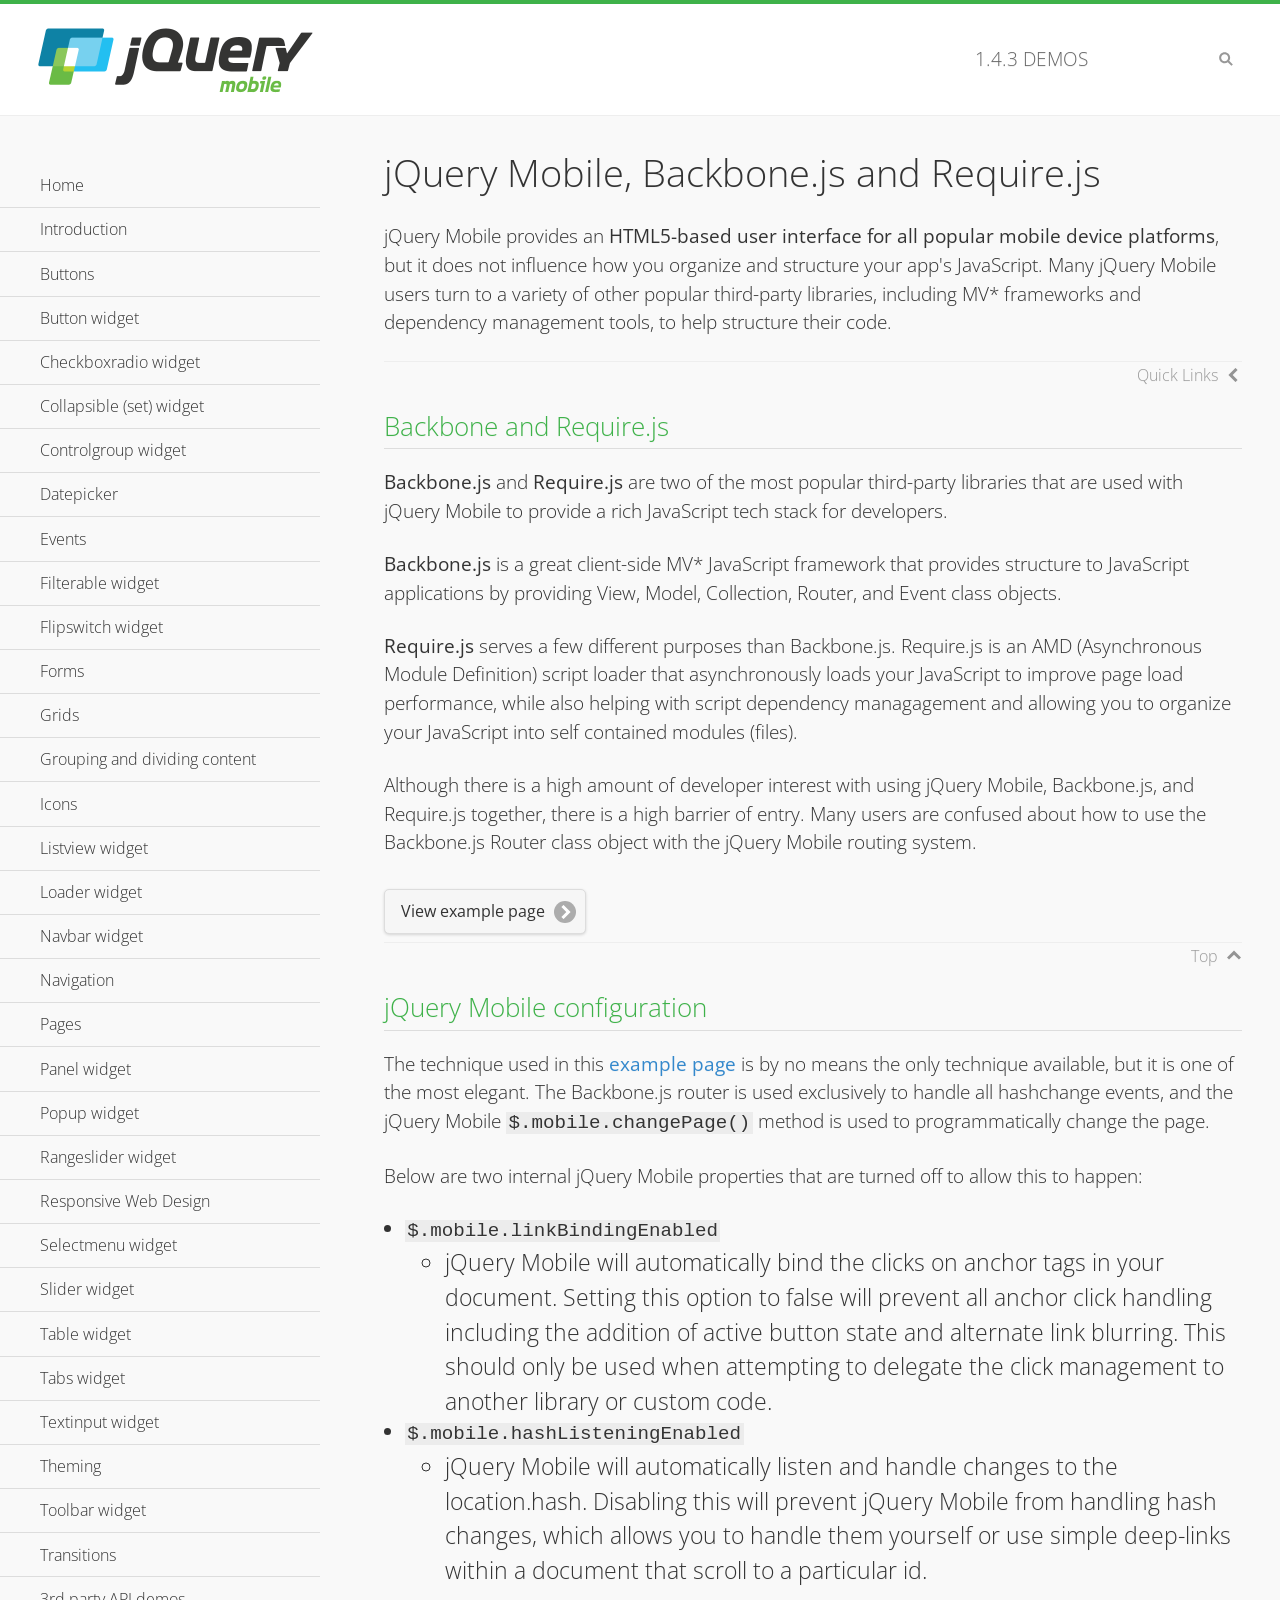
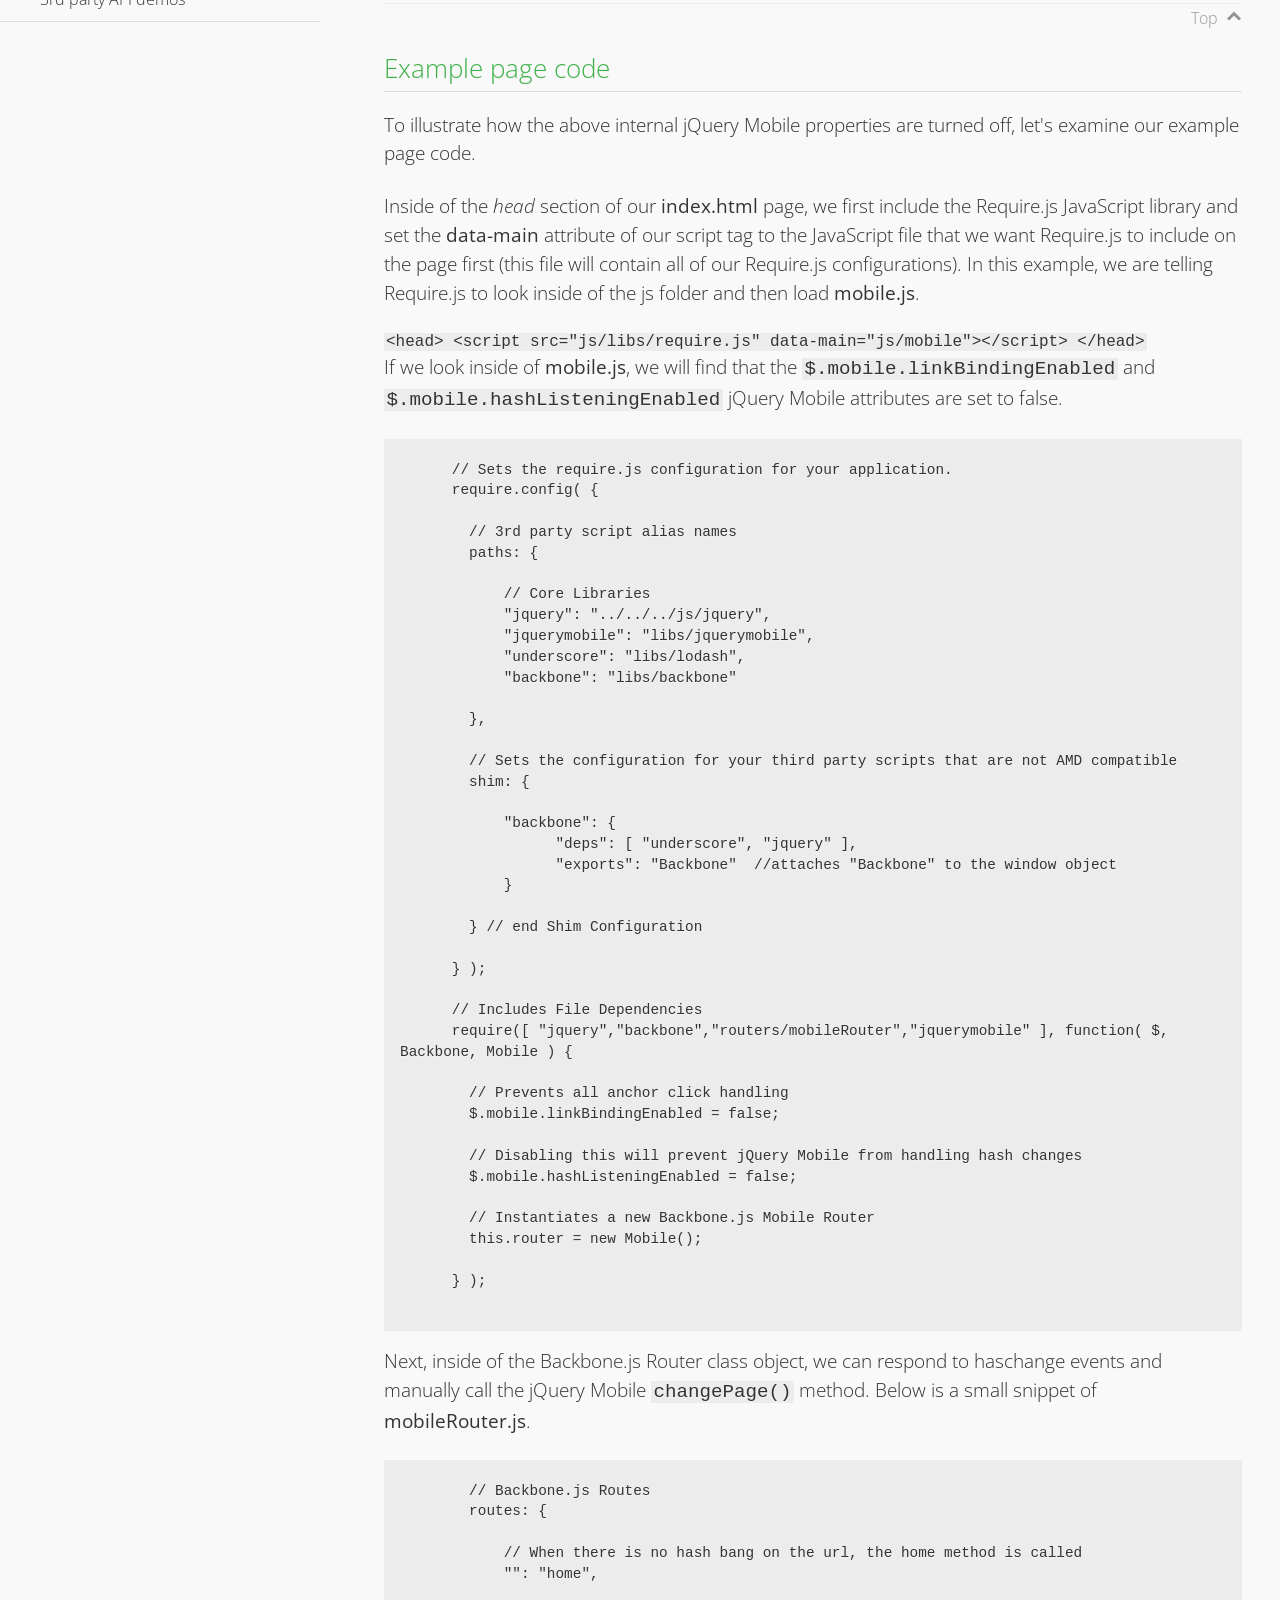
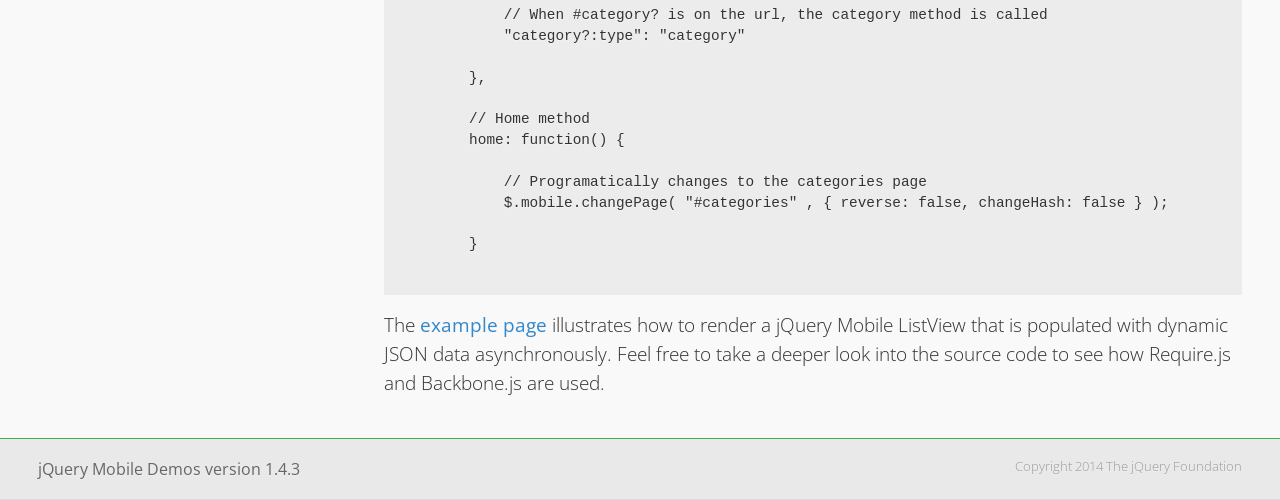
<file: lib/jquery.mobile-1.4.3/demos/backbone-requirejs/index.html>
<!DOCTYPE html>
<html>
  <head>
  <meta charset="utf-8">
  <meta name="viewport" content="width=device-width, initial-scale=1">
  <title>jQuery Mobile - Backbone.js and Require.js Apps</title>
	<link rel="shortcut icon" href="../favicon.ico">
    <link rel="stylesheet" href="http://fonts.googleapis.com/css?family=Open+Sans:300,400,700">
	<link rel="stylesheet" href="../css/themes/default/jquery.mobile-1.4.3.min.css">
	<link rel="stylesheet" href="../_assets/css/jqm-demos.css">
	<script src="../js/jquery.js"></script>
	<script src="../_assets/js/index.js"></script>
	<script src="../js/jquery.mobile-1.4.3.min.js"></script>

</head>
<body>
<div data-role="page" class="jqm-demos" data-quicklinks="true">

    <div data-role="header" class="jqm-header">
		<h2><a href="../" title="jQuery Mobile Demos home"><img src="../_assets/img/jquery-logo.png" alt="jQuery Mobile"></a></h2>
		<p><span class="jqm-version"></span> Demos</p>
        <a href="#" class="jqm-navmenu-link ui-btn ui-btn-icon-notext ui-corner-all ui-icon-bars ui-nodisc-icon ui-alt-icon ui-btn-left">Menu</a>
        <a href="#" class="jqm-search-link ui-btn ui-btn-icon-notext ui-corner-all ui-icon-search ui-nodisc-icon ui-alt-icon ui-btn-right">Search</a>
    </div><!-- /header -->

	<div role="main" class="ui-content jqm-content">

      <h1>jQuery Mobile, Backbone.js and Require.js</h1>
      <p>jQuery Mobile provides an <strong>HTML5-based user interface for all popular mobile device platforms</strong>, but it does not influence how you organize and structure your app's JavaScript.  Many jQuery Mobile users turn to a variety of other popular third-party libraries, including MV* frameworks and dependency management tools, to help structure their code.
      </p>

	  <h2>Backbone and Require.js</h2>
      <p><strong>Backbone.js</strong> and <strong>Require.js</strong> are two of the most popular third-party libraries that are used with jQuery Mobile to provide a rich JavaScript tech stack for developers.
      </p>
      <p><strong>Backbone.js</strong> is a great client-side MV* JavaScript framework that provides structure to JavaScript applications by providing View, Model, Collection, Router, and Event class objects.
      </p>
      <p><strong>Require.js</strong> serves a few different purposes than Backbone.js. Require.js is an AMD (Asynchronous Module Definition) script loader that asynchronously loads your JavaScript to improve page load performance, while also helping with script dependency managagement and allowing you to organize your JavaScript into self contained modules (files).
      </p>
      <p>Although there is a high amount of developer interest with using jQuery Mobile, Backbone.js, and Require.js together, there is a high barrier of entry.  Many users are confused about how to use the Backbone.js Router class object with the jQuery Mobile routing system.</p>

	   <a href="backbone-require.html" rel="external" class="ui-btn ui-btn-inline ui-corner-all ui-shadow ui-btn-icon-right ui-icon-carat-r">View example page</a>

      <h2>jQuery Mobile configuration</h2>

      <p>The technique used in this <a href="backbone-require.html" rel="external">example page</a> is by no means the only technique available, but it is one of the most elegant.  The Backbone.js router is used exclusively to handle all hashchange events, and the jQuery Mobile <code>$.mobile.changePage()</code> method is used to programmatically change the page.</p>

      <p>Below are two internal jQuery Mobile properties that are turned off to allow this to happen:</p>

      <ul>
        <li><code>$.mobile.linkBindingEnabled</code>
          <ul>
            <li>jQuery Mobile will automatically bind the clicks on anchor tags in your document. Setting this option to false will prevent all anchor click handling including the addition of active button state and alternate link blurring. This should only be used when attempting to delegate the click management to another library or custom code.</li>
            </ul>
        </li>
        <li><code>$.mobile.hashListeningEnabled</code>
          <ul>
            <li>jQuery Mobile will automatically listen and handle changes to the location.hash. Disabling this will prevent jQuery Mobile from handling hash changes, which allows you to handle them yourself or use simple deep-links within a document that scroll to a particular id.</li>
            </ul>
        </li>
      </ul>

	  <h2>Example page code</h2>
      <p>To illustrate how the above internal jQuery Mobile properties are turned off, let's examine our example page code.</p>

      <p>Inside of the <em>head</em> section of our <strong>index.html</strong> page, we first include the Require.js JavaScript library and set the <strong>data-main</strong> attribute of our script tag to the JavaScript file that we want Require.js to include on the page first (this file will contain all of our Require.js configurations).  In this example, we are telling Require.js to look inside of the js folder and then load <strong>mobile.js</strong>.
      </p>

      <code>
        &lt;head&gt;
          &lt;script src=&quot;js/libs/require.js&quot; data-main=&quot;js/mobile&quot;&gt;&lt;/script&gt;
        &lt;/head&gt;
      </code>
      <p>If we look inside of <strong>mobile.js</strong>, we will find that the <code>$.mobile.linkBindingEnabled</code> and <code>$.mobile.hashListeningEnabled</code> jQuery Mobile attributes are set to false.
      </p>
      <pre>
      <code>
      // Sets the require.js configuration for your application.
      require.config( {

        // 3rd party script alias names
        paths: {

            // Core Libraries
            "jquery": "../../../js/jquery",
            "jquerymobile": "libs/jquerymobile",
            "underscore": "libs/lodash",
            "backbone": "libs/backbone"

        },

        // Sets the configuration for your third party scripts that are not AMD compatible
        shim: {

            "backbone": {
                  "deps": [ "underscore", "jquery" ],
                  "exports": "Backbone"  //attaches "Backbone" to the window object
            }

        } // end Shim Configuration

      } );

      // Includes File Dependencies
      require([ "jquery","backbone","routers/mobileRouter","jquerymobile" ], function( $, Backbone, Mobile ) {

        // Prevents all anchor click handling
        $.mobile.linkBindingEnabled = false;

        // Disabling this will prevent jQuery Mobile from handling hash changes
        $.mobile.hashListeningEnabled = false;

        // Instantiates a new Backbone.js Mobile Router
        this.router = new Mobile();

      } );
</code>
</pre>
<p>Next, inside of the Backbone.js Router class object, we can respond to haschange events and manually call the jQuery Mobile <code>changePage()</code> method.  Below is a small snippet of <strong>mobileRouter.js</strong>.</p>
<pre>
<code>
        // Backbone.js Routes
        routes: {

            // When there is no hash bang on the url, the home method is called
            "": "home",

            // When #category? is on the url, the category method is called
            "category?:type": "category"

        },

        // Home method
        home: function() {

            // Programatically changes to the categories page
            $.mobile.changePage( "#categories" , { reverse: false, changeHash: false } );

        }
</code>
</pre>

		<p>The <a href="backbone-require.html" rel="external">example page</a> illustrates how to render a jQuery Mobile ListView that is populated with dynamic JSON data asynchronously. Feel free to take a deeper look into the source code to see how Require.js and Backbone.js are used.</p>

    </div><!-- /content -->
	    <div data-role="panel" class="jqm-navmenu-panel" data-position="left" data-display="overlay" data-theme="a">
	    	<ul class="jqm-list ui-alt-icon ui-nodisc-icon">
<li data-filtertext="demos homepage" data-icon="home"><a href=".././">Home</a></li>
<li data-filtertext="introduction overview getting started"><a href="../intro/" data-ajax="false">Introduction</a></li>
<li data-filtertext="buttons button markup buttonmarkup method anchor link button element"><a href="../button-markup/" data-ajax="false">Buttons</a></li>
<li data-filtertext="form button widget input button submit reset"><a href="../button/" data-ajax="false">Button widget</a></li>
<li data-role="collapsible" data-enhanced="true" data-collapsed-icon="carat-d" data-expanded-icon="carat-u" data-iconpos="right" data-inset="false" class="ui-collapsible ui-collapsible-themed-content ui-collapsible-collapsed">
	<h3 class="ui-collapsible-heading ui-collapsible-heading-collapsed">
		<a href="#" class="ui-collapsible-heading-toggle ui-btn ui-btn-icon-right ui-btn-inherit ui-icon-carat-d">
		    Checkboxradio widget<span class="ui-collapsible-heading-status"> click to expand contents</span>
		</a>
	</h3>
	<div class="ui-collapsible-content ui-body-inherit ui-collapsible-content-collapsed" aria-hidden="true">
		<ul>
			<li data-filtertext="form checkboxradio widget checkbox input checkboxes controlgroups"><a href="../checkboxradio-checkbox/" data-ajax="false">Checkboxes</a></li>
			<li data-filtertext="form checkboxradio widget radio input radio buttons controlgroups"><a href="../checkboxradio-radio/" data-ajax="false">Radio buttons</a></li>
		</ul>
	</div>
</li>
<li data-role="collapsible" data-enhanced="true" data-collapsed-icon="carat-d" data-expanded-icon="carat-u" data-iconpos="right" data-inset="false" class="ui-collapsible ui-collapsible-themed-content ui-collapsible-collapsed">
	<h3 class="ui-collapsible-heading ui-collapsible-heading-collapsed">
		<a href="#" class="ui-collapsible-heading-toggle ui-btn ui-btn-icon-right ui-btn-inherit ui-icon-carat-d">
			Collapsible (set) widget<span class="ui-collapsible-heading-status"> click to expand contents</span>
		</a>
	</h3>
	<div class="ui-collapsible-content ui-body-inherit ui-collapsible-content-collapsed" aria-hidden="true">
		<ul>
			<li data-filtertext="collapsibles content formatting"><a href="../collapsible/" data-ajax="false">Collapsible</a></li>
			<li data-filtertext="dynamic collapsible set accordion append expand"><a href="../collapsible-dynamic/" data-ajax="false">Dynamic collapsibles</a></li>
			<li data-filtertext="accordions collapsible set widget content formatting grouped collapsibles"><a href="../collapsibleset/" data-ajax="false">Collapsible set</a></li>
		</ul>
	</div>
</li>
<li data-role="collapsible" data-enhanced="true" data-collapsed-icon="carat-d" data-expanded-icon="carat-u" data-iconpos="right" data-inset="false" class="ui-collapsible ui-collapsible-themed-content ui-collapsible-collapsed">
	<h3 class="ui-collapsible-heading ui-collapsible-heading-collapsed">
		<a href="#" class="ui-collapsible-heading-toggle ui-btn ui-btn-icon-right ui-btn-inherit ui-icon-carat-d">
			Controlgroup widget<span class="ui-collapsible-heading-status"> click to expand contents</span>
		</a>
	</h3>
	<div class="ui-collapsible-content ui-body-inherit ui-collapsible-content-collapsed" aria-hidden="true">
		<ul>
			<li data-filtertext="controlgroups selectmenu checkboxradio input grouped buttons horizontal vertical"><a href="../controlgroup/" data-ajax="false">Controlgroup</a></li>
			<li data-filtertext="dynamic controlgroup dynamically add buttons"><a href="../controlgroup-dynamic/" data-ajax="false">Dynamic controlgroups</a></li>
		</ul>
	</div>
</li>
<li data-filtertext="form datepicker widget date input"><a href="../datepicker/" data-ajax="false">Datepicker</a></li>
<li data-role="collapsible" data-enhanced="true" data-collapsed-icon="carat-d" data-expanded-icon="carat-u" data-iconpos="right" data-inset="false" class="ui-collapsible ui-collapsible-themed-content ui-collapsible-collapsed">
	<h3 class="ui-collapsible-heading ui-collapsible-heading-collapsed">
		<a href="#" class="ui-collapsible-heading-toggle ui-btn ui-btn-icon-right ui-btn-inherit ui-icon-carat-d">
			Events<span class="ui-collapsible-heading-status"> click to expand contents</span>
		</a>
	</h3>
	<div class="ui-collapsible-content ui-body-inherit ui-collapsible-content-collapsed" aria-hidden="true">
		<ul>
			<li data-filtertext="swipe to delete list items listviews swipe events"><a href="../swipe-list/" data-ajax="false">Swipe list items</a></li>
			<li data-filtertext="swipe to navigate swipe page navigation swipe events"><a href="../swipe-page/" data-ajax="false">Swipe page navigation</a></li>
		</ul>
	</div>
</li>
<li data-filtertext="filterable filter elements sorting searching listview table"><a href="../filterable/" data-ajax="false">Filterable widget</a></li>
<li data-filtertext="form flipswitch widget flip toggle switch binary select checkbox input"><a href="../flipswitch/" data-ajax="false">Flipswitch widget</a></li>
<li data-role="collapsible" data-enhanced="true" data-collapsed-icon="carat-d" data-expanded-icon="carat-u" data-iconpos="right" data-inset="false" class="ui-collapsible ui-collapsible-themed-content ui-collapsible-collapsed">
	<h3 class="ui-collapsible-heading ui-collapsible-heading-collapsed">
		<a href="#" class="ui-collapsible-heading-toggle ui-btn ui-btn-icon-right ui-btn-inherit ui-icon-carat-d">
			Forms<span class="ui-collapsible-heading-status"> click to expand contents</span>
		</a>
	</h3>
	<div class="ui-collapsible-content ui-body-inherit ui-collapsible-content-collapsed" aria-hidden="true">
		<ul>
			<li data-filtertext="forms text checkbox radio range button submit reset inputs selects textarea slider flipswitch label form elements"><a href="../forms/" data-ajax="false">Forms</a></li>
			<li data-filtertext="form hide labels hidden accessible ui-hidden-accessible forms"><a href="../forms-label-hidden-accessible/" data-ajax="false">Hide labels</a></li>
			<li data-filtertext="form field containers fieldcontain ui-field-contain forms"><a href="../forms-field-contain/" data-ajax="false">Field containers</a></li>
			<li data-filtertext="forms disabled form elements"><a href="../forms-disabled/" data-ajax="false">Forms disabled</a></li>
			<li data-filtertext="forms gallery examples overview forms text checkbox radio range button submit reset inputs selects textarea slider flipswitch label form elements"><a href="../forms-gallery/" data-ajax="false">Forms gallery</a></li>
		</ul>
	</div>
</li>
<li data-role="collapsible" data-enhanced="true" data-collapsed-icon="carat-d" data-expanded-icon="carat-u" data-iconpos="right" data-inset="false" class="ui-collapsible ui-collapsible-themed-content ui-collapsible-collapsed">
	<h3 class="ui-collapsible-heading ui-collapsible-heading-collapsed">
		<a href="#" class="ui-collapsible-heading-toggle ui-btn ui-btn-icon-right ui-btn-inherit ui-icon-carat-d">
			Grids<span class="ui-collapsible-heading-status"> click to expand contents</span>
		</a>
	</h3>
	<div class="ui-collapsible-content ui-body-inherit ui-collapsible-content-collapsed" aria-hidden="true">
		<ul>
			<li data-filtertext="grids columns blocks content formatting rwd responsive css framework"><a href="../grids/" data-ajax="false">Grids</a></li>
			<li data-filtertext="buttons in grids css framework"><a href="../grids-buttons/" data-ajax="false">Buttons in grids</a></li>
			<li data-filtertext="custom responsive grids rwd css framework"><a href="../grids-custom-responsive/" data-ajax="false">Custom responsive grids</a></li>
		</ul>
	</div>
</li>
<li data-filtertext="blocks content formatting sections heading"><a href="../body-bar-classes/" data-ajax="false">Grouping and dividing content</a></li>
<li data-role="collapsible" data-enhanced="true" data-collapsed-icon="carat-d" data-expanded-icon="carat-u" data-iconpos="right" data-inset="false" class="ui-collapsible ui-collapsible-themed-content ui-collapsible-collapsed">
	<h3 class="ui-collapsible-heading ui-collapsible-heading-collapsed">
		<a href="#" class="ui-collapsible-heading-toggle ui-btn ui-btn-icon-right ui-btn-inherit ui-icon-carat-d">
			Icons<span class="ui-collapsible-heading-status"> click to expand contents</span>
		</a>
	</h3>
	<div class="ui-collapsible-content ui-body-inherit ui-collapsible-content-collapsed" aria-hidden="true">
		<ul>
			<li data-filtertext="button icons svg disc alt custom icon position"><a href="../icons/" data-ajax="false">Icons</a></li>
			<li data-filtertext=""><a href="../icons-grunticon/" data-ajax="false">Grunticon loader</a></li>
		</ul>
	</div>
</li>
<li data-role="collapsible" data-enhanced="true" data-collapsed-icon="carat-d" data-expanded-icon="carat-u" data-iconpos="right" data-inset="false" class="ui-collapsible ui-collapsible-themed-content ui-collapsible-collapsed">
	<h3 class="ui-collapsible-heading ui-collapsible-heading-collapsed">
		<a href="#" class="ui-collapsible-heading-toggle ui-btn ui-btn-icon-right ui-btn-inherit ui-icon-carat-d">
			Listview widget<span class="ui-collapsible-heading-status"> click to expand contents</span>
		</a>
	</h3>
	<div class="ui-collapsible-content ui-body-inherit ui-collapsible-content-collapsed" aria-hidden="true">
		<ul>
			<li data-filtertext="listview widget thumbnails icons nested split button collapsible ul ol"><a href="../listview/" data-ajax="false">Listview</a></li>
			<li data-filtertext="autocomplete filterable reveal listview filtertextbeforefilter placeholder"><a href="../listview-autocomplete/" data-ajax="false">Listview autocomplete</a></li>
			<li data-filtertext="autocomplete filterable reveal listview remote data filtertextbeforefilter placeholder"><a href="../listview-autocomplete-remote/" data-ajax="false">Listview autocomplete remote data</a></li>
			<li data-filtertext="autodividers anchor jump scroll linkbars listview lists ul ol"><a href="../listview-autodividers-linkbar/" data-ajax="false">Listview autodividers linkbar</a></li>
			<li data-filtertext="listview autodividers selector autodividersselector lists ul ol"><a href="../listview-autodividers-selector/" data-ajax="false">Listview autodividers selector</a></li>
			<li data-filtertext="listview nested list items"><a href="../listview-nested-lists/" data-ajax="false">Nested Listviews</a></li>
			<li data-filtertext="listview collapsible list items flat"><a href="../listview-collapsible-item-flat/" data-ajax="false">Listview collapsible list items (flat)</a></li>
			<li data-filtertext="listview collapsible list indented"><a href="../listview-collapsible-item-indented/" data-ajax="false">Listview collapsible list items (indented)</a></li>
			<li data-filtertext="grid listview responsive grids responsive listviews lists ul"><a href="../listview-grid/" data-ajax="false">Listview responsive grid</a></li>
		</ul>
	</div>
</li>
<li data-filtertext="loader widget page loading navigation overlay spinner"><a href="../loader/" data-ajax="false">Loader widget</a></li>
<li data-filtertext="navbar widget navmenu toolbars header footer"><a href="../navbar/" data-ajax="false">Navbar widget</a></li>
<li data-role="collapsible" data-enhanced="true" data-collapsed-icon="carat-d" data-expanded-icon="carat-u" data-iconpos="right" data-inset="false" class="ui-collapsible ui-collapsible-themed-content ui-collapsible-collapsed">
	<h3 class="ui-collapsible-heading ui-collapsible-heading-collapsed">
		<a href="#" class="ui-collapsible-heading-toggle ui-btn ui-btn-icon-right ui-btn-inherit ui-icon-carat-d">
			Navigation<span class="ui-collapsible-heading-status"> click to expand contents</span>
		</a>
	</h3>
	<div class="ui-collapsible-content ui-body-inherit ui-collapsible-content-collapsed" aria-hidden="true">
		<ul>
			<li data-filtertext="ajax navigation navigate widget history event method"><a href="../navigation/" data-ajax="false">Navigation</a></li>
			<li data-filtertext="linking pages page links navigation ajax prefetch cache"><a href="../navigation-linking-pages/" data-ajax="false">Linking pages</a></li>
			<!-- <li data-filtertext="php redirect server redirection server-side navigation"><a href="../navigation-php-redirect/" data-ajax="false">PHP redirect demo</a></li>-->
			<li data-filtertext="navigation redirection hash query"><a href="../navigation-hash-processing/" data-ajax="false">Hash processing demo</a></li>
			<li data-filtertext="navigation redirection hash query"><a href="../page-events/" data-ajax="false">Page Navigation Events</a></li>
		</ul>
	</div>
</li>
<li data-role="collapsible" data-enhanced="true" data-collapsed-icon="carat-d" data-expanded-icon="carat-u" data-iconpos="right" data-inset="false" class="ui-collapsible ui-collapsible-themed-content ui-collapsible-collapsed">
	<h3 class="ui-collapsible-heading ui-collapsible-heading-collapsed">
		<a href="#" class="ui-collapsible-heading-toggle ui-btn ui-btn-icon-right ui-btn-inherit ui-icon-carat-d">
			Pages<span class="ui-collapsible-heading-status"> click to expand contents</span>
		</a>
	</h3>
	<div class="ui-collapsible-content ui-body-inherit ui-collapsible-content-collapsed" aria-hidden="true">
		<ul>
			<li data-filtertext="pages page widget ajax navigation"><a href="../pages/" data-ajax="false">Pages</a></li>
			<li data-filtertext="single page"><a href="../pages-single-page/" data-ajax="false">Single page</a></li>
			<li data-filtertext="multipage multi-page page"><a href="../pages-multi-page/" data-ajax="false">Multi-page template</a></li>
			<li data-filtertext="dialog page widget modal popup"><a href="../pages-dialog/" data-ajax="false">Dialog page</a></li>
		</ul>
	</div>
</li>
<li data-role="collapsible" data-enhanced="true" data-collapsed-icon="carat-d" data-expanded-icon="carat-u" data-iconpos="right" data-inset="false" class="ui-collapsible ui-collapsible-themed-content ui-collapsible-collapsed">
	<h3 class="ui-collapsible-heading ui-collapsible-heading-collapsed">
		<a href="#" class="ui-collapsible-heading-toggle ui-btn ui-btn-icon-right ui-btn-inherit ui-icon-carat-d">
			Panel widget<span class="ui-collapsible-heading-status"> click to expand contents</span>
		</a>
	</h3>
	<div class="ui-collapsible-content ui-body-inherit ui-collapsible-content-collapsed" aria-hidden="true">
		<ul>
			<li data-filtertext="panel widget sliding panels reveal push overlay responsive"><a href="../panel/" data-ajax="false">Panel</a></li>
			<li data-filtertext=""><a href="../panel-external/" data-ajax="false">External panels</a></li>
			<li data-filtertext="panel "><a href="../panel-fixed/" data-ajax="false">Fixed panels</a></li>
			<li data-filtertext="panel slide panels sliding panels shadow rwd responsive breakpoint"><a href="../panel-responsive/" data-ajax="false">Panels responsive</a></li>
			<li data-filtertext="panel custom style custom panel width reveal shadow listview panel styling page background wrapper"><a href="../panel-styling/" data-ajax="false">Custom panel style</a></li>
			<li data-filtertext="panel open on swipe"><a href="../panel-swipe-open/" data-ajax="false">Panel open on swipe</a></li>
			<li data-filtertext="panels outside page internal external toolbars"><a href="../panel-external-internal/" data-ajax="false">Panel external and internal</a></li>
		</ul>
	</div>
</li>
<li data-role="collapsible" data-enhanced="true" data-collapsed-icon="carat-d" data-expanded-icon="carat-u" data-iconpos="right" data-inset="false" class="ui-collapsible ui-collapsible-themed-content ui-collapsible-collapsed">
	<h3 class="ui-collapsible-heading ui-collapsible-heading-collapsed">
		<a href="#" class="ui-collapsible-heading-toggle ui-btn ui-btn-icon-right ui-btn-inherit ui-icon-carat-d">
			Popup widget<span class="ui-collapsible-heading-status"> click to expand contents</span>
		</a>
	</h3>
	<div class="ui-collapsible-content ui-body-inherit ui-collapsible-content-collapsed" aria-hidden="true">
		<ul>
			<li data-filtertext="popup widget popups dialog modal transition tooltip lightbox form overlay screen flip pop fade transition"><a href="../popup/" data-ajax="false">Popup</a></li>
			<li data-filtertext="popup alignment position"><a href="../popup-alignment/" data-ajax="false">Popup alignment</a></li>
			<li data-filtertext="popup arrow size popups popover"><a href="../popup-arrow-size/" data-ajax="false">Popup arrow size</a></li>
			<li data-filtertext="dynamic popups popup images lightbox"><a href="../popup-dynamic/" data-ajax="false">Dynamic popups</a></li>
			<li data-filtertext="popups with iframes scaling"><a href="../popup-iframe/" data-ajax="false">Popups with iframes</a></li>
			<li data-filtertext="popup image scaling"><a href="../popup-image-scaling/" data-ajax="false">Popup image scaling</a></li>
			<li data-filtertext="external popup outside multi-page"><a href="../popup-outside-multipage/" data-ajax="false">Popup outside multi-page</a></li>
		</ul>
	</div>
</li>
<li data-filtertext="form rangeslider widget dual sliders dual handle sliders range input"><a href="../rangeslider/" data-ajax="false">Rangeslider widget</a></li>
<li data-filtertext="responsive web design rwd adaptive progressive enhancement PE accessible mobile breakpoints media query media queries"><a href="../rwd/" data-ajax="false">Responsive Web Design</a></li>
<li data-role="collapsible" data-enhanced="true" data-collapsed-icon="carat-d" data-expanded-icon="carat-u" data-iconpos="right" data-inset="false" class="ui-collapsible ui-collapsible-themed-content ui-collapsible-collapsed">
	<h3 class="ui-collapsible-heading ui-collapsible-heading-collapsed">
		<a href="#" class="ui-collapsible-heading-toggle ui-btn ui-btn-icon-right ui-btn-inherit ui-icon-carat-d">
			Selectmenu widget<span class="ui-collapsible-heading-status"> click to expand contents</span>
		</a>
	</h3>
	<div class="ui-collapsible-content ui-body-inherit ui-collapsible-content-collapsed" aria-hidden="true">
		<ul>
			<li data-filtertext="form selectmenu widget select input custom select menu selects"><a href="../selectmenu/" data-ajax="false">Selectmenu</a></li>
			<li data-filtertext="form custom select menu selectmenu widget custom menu option optgroup multiple selects"><a href="../selectmenu-custom/" data-ajax="false">Custom select menu</a></li>
			<li data-filtertext="filterable select filter popup dialog"><a href="../selectmenu-custom-filter/" data-ajax="false">Custom select menu with filter</a></li>
		</ul>
	</div>
</li>
<li data-role="collapsible" data-enhanced="true" data-collapsed-icon="carat-d" data-expanded-icon="carat-u" data-iconpos="right" data-inset="false" class="ui-collapsible ui-collapsible-themed-content ui-collapsible-collapsed">
	<h3 class="ui-collapsible-heading ui-collapsible-heading-collapsed">
		<a href="#" class="ui-collapsible-heading-toggle ui-btn ui-btn-icon-right ui-btn-inherit ui-icon-carat-d">
			Slider widget<span class="ui-collapsible-heading-status"> click to expand contents</span>
		</a>
	</h3>
	<div class="ui-collapsible-content ui-body-inherit ui-collapsible-content-collapsed" aria-hidden="true">
		<ul>
			<li data-filtertext="form slider widget range input single sliders"><a href="../slider/" data-ajax="false">Slider</a></li>
			<li data-filtertext="form slider widget flipswitch slider binary select flip toggle switch"><a href="../slider-flipswitch/" data-ajax="false">Slider flip toggle switch</a></li>
			<li data-filtertext="form slider tooltip handle value input range sliders"><a href="../slider-tooltip/" data-ajax="false">Slider tooltip</a></li>
		</ul>
	</div>
</li>
<li data-role="collapsible" data-enhanced="true" data-collapsed-icon="carat-d" data-expanded-icon="carat-u" data-iconpos="right" data-inset="false" class="ui-collapsible ui-collapsible-themed-content ui-collapsible-collapsed">
	<h3 class="ui-collapsible-heading ui-collapsible-heading-collapsed">
		<a href="#" class="ui-collapsible-heading-toggle ui-btn ui-btn-icon-right ui-btn-inherit ui-icon-carat-d">
			Table widget<span class="ui-collapsible-heading-status"> click to expand contents</span>
		</a>
	</h3>
	<div class="ui-collapsible-content ui-body-inherit ui-collapsible-content-collapsed" aria-hidden="true">
		<ul>
			<li data-filtertext="table widget reflow column toggle th td responsive tables rwd hide show tabular"><a href="../table-column-toggle/" data-ajax="false">Table Column Toggle</a></li>
			<li data-filtertext="table column toggle phone comparison demo"><a href="../table-column-toggle-example/" data-ajax="false">Table Column Toggle demo</a></li>
			<li data-filtertext="responsive tables table column toggle heading groups rwd breakpoint"><a href="../table-column-toggle-heading-groups/" data-ajax="false">Table Column Toggle heading groups</a></li>
			<li data-filtertext="responsive tables table column toggle hide rwd breakpoint customization options"><a href="../table-column-toggle-options/" data-ajax="false">Table Column Toggle options</a></li>
			<li data-filtertext="table reflow th td responsive rwd columns tabular"><a href="../table-reflow/" data-ajax="false">Table Reflow</a></li>
			<li data-filtertext="responsive tables table reflow heading groups rwd breakpoint"><a href="../table-reflow-heading-groups/" data-ajax="false">Table Reflow heading groups</a></li>
			<li data-filtertext="responsive tables table reflow stripes strokes table style"><a href="../table-reflow-stripes-strokes/" data-ajax="false">Table Reflow stripes and strokes</a></li>
			<li data-filtertext="responsive tables table reflow stack custom styles"><a href="../table-reflow-styling/" data-ajax="false">Table Reflow custom styles</a></li>
		</ul>
	</div>
</li>
<li data-filtertext="ui tabs widget"><a href="../tabs/" data-ajax="false">Tabs widget</a></li>
<li data-filtertext="form textinput widget text input textarea number date time tel email file color password"><a href="../textinput/" data-ajax="false">Textinput widget</a></li>
<li data-role="collapsible" data-enhanced="true" data-collapsed-icon="carat-d" data-expanded-icon="carat-u" data-iconpos="right" data-inset="false" class="ui-collapsible ui-collapsible-themed-content ui-collapsible-collapsed">
	<h3 class="ui-collapsible-heading ui-collapsible-heading-collapsed">
		<a href="#" class="ui-collapsible-heading-toggle ui-btn ui-btn-icon-right ui-btn-inherit ui-icon-carat-d">
			Theming<span class="ui-collapsible-heading-status"> click to expand contents</span>
		</a>
	</h3>
	<div class="ui-collapsible-content ui-body-inherit ui-collapsible-content-collapsed" aria-hidden="true">
		<ul>
			<li data-filtertext="default theme swatches theming style css"><a href="../theme-default/" data-ajax="false">Default theme</a></li>
			<li data-filtertext="classic theme old theme swatches theming style css"><a href="../theme-classic/" data-ajax="false">Classic theme</a></li>
		</ul>
	</div>
</li>
<li data-role="collapsible" data-enhanced="true" data-collapsed-icon="carat-d" data-expanded-icon="carat-u" data-iconpos="right" data-inset="false" class="ui-collapsible ui-collapsible-themed-content ui-collapsible-collapsed">
	<h3 class="ui-collapsible-heading ui-collapsible-heading-collapsed">
		<a href="#" class="ui-collapsible-heading-toggle ui-btn ui-btn-icon-right ui-btn-inherit ui-icon-carat-d">
			Toolbar widget<span class="ui-collapsible-heading-status"> click to expand contents</span>
		</a>
	</h3>
	<div class="ui-collapsible-content ui-body-inherit ui-collapsible-content-collapsed" aria-hidden="true">
		<ul>
			<li data-filtertext="toolbar widget header footer toolbars fixed fullscreen external sections"><a href="../toolbar/" data-ajax="false">Toolbar</a></li>
			<li data-filtertext="dynamic toolbars dynamically add toolbar header footer"><a href="../toolbar-dynamic/" data-ajax="false">Dynamic toolbars</a></li>
			<li data-filtertext="external toolbars header footer"><a href="../toolbar-external/" data-ajax="false">External toolbars</a></li>
			<li data-filtertext="fixed toolbars header footer"><a href="../toolbar-fixed/" data-ajax="false">Fixed toolbars</a></li>
			<li data-filtertext="fixed fullscreen toolbars header footer"><a href="../toolbar-fixed-fullscreen/" data-ajax="false">Fullscreen toolbars</a></li>
			<li data-filtertext="external fixed toolbars header footer"><a href="../toolbar-fixed-external/" data-ajax="false">Fixed external toolbars</a></li>
			<li data-filtertext="external persistent toolbars header footer navbar navmenu"><a href="../toolbar-fixed-persistent/" data-ajax="false">Persistent toolbars</a></li>
			<li data-filtertext="external ajax optimized toolbars persistent toolbars header footer navbar"><a href="../toolbar-fixed-persistent-optimized/" data-ajax="false">Ajax optimized toolbars</a></li>
			<li data-filtertext="form in toolbars header footer"><a href="../toolbar-fixed-forms/" data-ajax="false">Form in toolbar</a></li>
		</ul>
	</div>
</li>
<li data-filtertext="page transitions animated pages popup navigation flip slide fade pop"><a href="../transitions/" data-ajax="false">Transitions</a></li>
<li data-role="collapsible" data-enhanced="true" data-collapsed-icon="carat-d" data-expanded-icon="carat-u" data-iconpos="right" data-inset="false" class="ui-collapsible ui-collapsible-themed-content ui-collapsible-collapsed">
	<h3 class="ui-collapsible-heading ui-collapsible-heading-collapsed">
		<a href="#" class="ui-collapsible-heading-toggle ui-btn ui-btn-icon-right ui-btn-inherit ui-icon-carat-d">
			3rd party API demos<span class="ui-collapsible-heading-status"> click to expand contents</span>
		</a>
	</h3>
	<div class="ui-collapsible-content ui-body-inherit ui-collapsible-content-collapsed" aria-hidden="true">
		<ul>
			<li data-filtertext="backbone requirejs navigation router"><a href="../backbone-requirejs/" data-ajax="false">Backbone RequireJS</a></li>
			<li data-filtertext="google maps geolocation demo"><a href="../map-geolocation/" data-ajax="false">Google Maps geolocation</a></li>
			<li data-filtertext="google maps hybrid"><a href="../map-list-toggle/" data-ajax="false">Google Maps list toggle</a></li>
		</ul>
	</div>
</li>



		     </ul>
		</div><!-- /panel -->


    <div data-role="footer" data-position="fixed" data-tap-toggle="false" class="jqm-footer">
        <p>jQuery Mobile Demos version <span class="jqm-version"></span></p>
        <p>Copyright 2014 The jQuery Foundation</p>
    </div><!-- /footer -->
	<!-- TODO: This should become an external panel so we can add input to markup (unique ID) -->
    <div data-role="panel" class="jqm-search-panel" data-position="right" data-display="overlay" data-theme="a">
		<div class="jqm-search">
			<ul class="jqm-list" data-filter-placeholder="Search demos..." data-filter-reveal="true">
<li data-filtertext="demos homepage" data-icon="home"><a href=".././">Home</a></li>
<li data-filtertext="introduction overview getting started"><a href="../intro/" data-ajax="false">Introduction</a></li>
<li data-filtertext="buttons button markup buttonmarkup method anchor link button element"><a href="../button-markup/" data-ajax="false">Buttons</a></li>
<li data-filtertext="form button widget input button submit reset"><a href="../button/" data-ajax="false">Button widget</a></li>
<li data-role="collapsible" data-enhanced="true" data-collapsed-icon="carat-d" data-expanded-icon="carat-u" data-iconpos="right" data-inset="false" class="ui-collapsible ui-collapsible-themed-content ui-collapsible-collapsed">
	<h3 class="ui-collapsible-heading ui-collapsible-heading-collapsed">
		<a href="#" class="ui-collapsible-heading-toggle ui-btn ui-btn-icon-right ui-btn-inherit ui-icon-carat-d">
		    Checkboxradio widget<span class="ui-collapsible-heading-status"> click to expand contents</span>
		</a>
	</h3>
	<div class="ui-collapsible-content ui-body-inherit ui-collapsible-content-collapsed" aria-hidden="true">
		<ul>
			<li data-filtertext="form checkboxradio widget checkbox input checkboxes controlgroups"><a href="../checkboxradio-checkbox/" data-ajax="false">Checkboxes</a></li>
			<li data-filtertext="form checkboxradio widget radio input radio buttons controlgroups"><a href="../checkboxradio-radio/" data-ajax="false">Radio buttons</a></li>
		</ul>
	</div>
</li>
<li data-role="collapsible" data-enhanced="true" data-collapsed-icon="carat-d" data-expanded-icon="carat-u" data-iconpos="right" data-inset="false" class="ui-collapsible ui-collapsible-themed-content ui-collapsible-collapsed">
	<h3 class="ui-collapsible-heading ui-collapsible-heading-collapsed">
		<a href="#" class="ui-collapsible-heading-toggle ui-btn ui-btn-icon-right ui-btn-inherit ui-icon-carat-d">
			Collapsible (set) widget<span class="ui-collapsible-heading-status"> click to expand contents</span>
		</a>
	</h3>
	<div class="ui-collapsible-content ui-body-inherit ui-collapsible-content-collapsed" aria-hidden="true">
		<ul>
			<li data-filtertext="collapsibles content formatting"><a href="../collapsible/" data-ajax="false">Collapsible</a></li>
			<li data-filtertext="dynamic collapsible set accordion append expand"><a href="../collapsible-dynamic/" data-ajax="false">Dynamic collapsibles</a></li>
			<li data-filtertext="accordions collapsible set widget content formatting grouped collapsibles"><a href="../collapsibleset/" data-ajax="false">Collapsible set</a></li>
		</ul>
	</div>
</li>
<li data-role="collapsible" data-enhanced="true" data-collapsed-icon="carat-d" data-expanded-icon="carat-u" data-iconpos="right" data-inset="false" class="ui-collapsible ui-collapsible-themed-content ui-collapsible-collapsed">
	<h3 class="ui-collapsible-heading ui-collapsible-heading-collapsed">
		<a href="#" class="ui-collapsible-heading-toggle ui-btn ui-btn-icon-right ui-btn-inherit ui-icon-carat-d">
			Controlgroup widget<span class="ui-collapsible-heading-status"> click to expand contents</span>
		</a>
	</h3>
	<div class="ui-collapsible-content ui-body-inherit ui-collapsible-content-collapsed" aria-hidden="true">
		<ul>
			<li data-filtertext="controlgroups selectmenu checkboxradio input grouped buttons horizontal vertical"><a href="../controlgroup/" data-ajax="false">Controlgroup</a></li>
			<li data-filtertext="dynamic controlgroup dynamically add buttons"><a href="../controlgroup-dynamic/" data-ajax="false">Dynamic controlgroups</a></li>
		</ul>
	</div>
</li>
<li data-filtertext="form datepicker widget date input"><a href="../datepicker/" data-ajax="false">Datepicker</a></li>
<li data-role="collapsible" data-enhanced="true" data-collapsed-icon="carat-d" data-expanded-icon="carat-u" data-iconpos="right" data-inset="false" class="ui-collapsible ui-collapsible-themed-content ui-collapsible-collapsed">
	<h3 class="ui-collapsible-heading ui-collapsible-heading-collapsed">
		<a href="#" class="ui-collapsible-heading-toggle ui-btn ui-btn-icon-right ui-btn-inherit ui-icon-carat-d">
			Events<span class="ui-collapsible-heading-status"> click to expand contents</span>
		</a>
	</h3>
	<div class="ui-collapsible-content ui-body-inherit ui-collapsible-content-collapsed" aria-hidden="true">
		<ul>
			<li data-filtertext="swipe to delete list items listviews swipe events"><a href="../swipe-list/" data-ajax="false">Swipe list items</a></li>
			<li data-filtertext="swipe to navigate swipe page navigation swipe events"><a href="../swipe-page/" data-ajax="false">Swipe page navigation</a></li>
		</ul>
	</div>
</li>
<li data-filtertext="filterable filter elements sorting searching listview table"><a href="../filterable/" data-ajax="false">Filterable widget</a></li>
<li data-filtertext="form flipswitch widget flip toggle switch binary select checkbox input"><a href="../flipswitch/" data-ajax="false">Flipswitch widget</a></li>
<li data-role="collapsible" data-enhanced="true" data-collapsed-icon="carat-d" data-expanded-icon="carat-u" data-iconpos="right" data-inset="false" class="ui-collapsible ui-collapsible-themed-content ui-collapsible-collapsed">
	<h3 class="ui-collapsible-heading ui-collapsible-heading-collapsed">
		<a href="#" class="ui-collapsible-heading-toggle ui-btn ui-btn-icon-right ui-btn-inherit ui-icon-carat-d">
			Forms<span class="ui-collapsible-heading-status"> click to expand contents</span>
		</a>
	</h3>
	<div class="ui-collapsible-content ui-body-inherit ui-collapsible-content-collapsed" aria-hidden="true">
		<ul>
			<li data-filtertext="forms text checkbox radio range button submit reset inputs selects textarea slider flipswitch label form elements"><a href="../forms/" data-ajax="false">Forms</a></li>
			<li data-filtertext="form hide labels hidden accessible ui-hidden-accessible forms"><a href="../forms-label-hidden-accessible/" data-ajax="false">Hide labels</a></li>
			<li data-filtertext="form field containers fieldcontain ui-field-contain forms"><a href="../forms-field-contain/" data-ajax="false">Field containers</a></li>
			<li data-filtertext="forms disabled form elements"><a href="../forms-disabled/" data-ajax="false">Forms disabled</a></li>
			<li data-filtertext="forms gallery examples overview forms text checkbox radio range button submit reset inputs selects textarea slider flipswitch label form elements"><a href="../forms-gallery/" data-ajax="false">Forms gallery</a></li>
		</ul>
	</div>
</li>
<li data-role="collapsible" data-enhanced="true" data-collapsed-icon="carat-d" data-expanded-icon="carat-u" data-iconpos="right" data-inset="false" class="ui-collapsible ui-collapsible-themed-content ui-collapsible-collapsed">
	<h3 class="ui-collapsible-heading ui-collapsible-heading-collapsed">
		<a href="#" class="ui-collapsible-heading-toggle ui-btn ui-btn-icon-right ui-btn-inherit ui-icon-carat-d">
			Grids<span class="ui-collapsible-heading-status"> click to expand contents</span>
		</a>
	</h3>
	<div class="ui-collapsible-content ui-body-inherit ui-collapsible-content-collapsed" aria-hidden="true">
		<ul>
			<li data-filtertext="grids columns blocks content formatting rwd responsive css framework"><a href="../grids/" data-ajax="false">Grids</a></li>
			<li data-filtertext="buttons in grids css framework"><a href="../grids-buttons/" data-ajax="false">Buttons in grids</a></li>
			<li data-filtertext="custom responsive grids rwd css framework"><a href="../grids-custom-responsive/" data-ajax="false">Custom responsive grids</a></li>
		</ul>
	</div>
</li>
<li data-filtertext="blocks content formatting sections heading"><a href="../body-bar-classes/" data-ajax="false">Grouping and dividing content</a></li>
<li data-role="collapsible" data-enhanced="true" data-collapsed-icon="carat-d" data-expanded-icon="carat-u" data-iconpos="right" data-inset="false" class="ui-collapsible ui-collapsible-themed-content ui-collapsible-collapsed">
	<h3 class="ui-collapsible-heading ui-collapsible-heading-collapsed">
		<a href="#" class="ui-collapsible-heading-toggle ui-btn ui-btn-icon-right ui-btn-inherit ui-icon-carat-d">
			Icons<span class="ui-collapsible-heading-status"> click to expand contents</span>
		</a>
	</h3>
	<div class="ui-collapsible-content ui-body-inherit ui-collapsible-content-collapsed" aria-hidden="true">
		<ul>
			<li data-filtertext="button icons svg disc alt custom icon position"><a href="../icons/" data-ajax="false">Icons</a></li>
			<li data-filtertext=""><a href="../icons-grunticon/" data-ajax="false">Grunticon loader</a></li>
		</ul>
	</div>
</li>
<li data-role="collapsible" data-enhanced="true" data-collapsed-icon="carat-d" data-expanded-icon="carat-u" data-iconpos="right" data-inset="false" class="ui-collapsible ui-collapsible-themed-content ui-collapsible-collapsed">
	<h3 class="ui-collapsible-heading ui-collapsible-heading-collapsed">
		<a href="#" class="ui-collapsible-heading-toggle ui-btn ui-btn-icon-right ui-btn-inherit ui-icon-carat-d">
			Listview widget<span class="ui-collapsible-heading-status"> click to expand contents</span>
		</a>
	</h3>
	<div class="ui-collapsible-content ui-body-inherit ui-collapsible-content-collapsed" aria-hidden="true">
		<ul>
			<li data-filtertext="listview widget thumbnails icons nested split button collapsible ul ol"><a href="../listview/" data-ajax="false">Listview</a></li>
			<li data-filtertext="autocomplete filterable reveal listview filtertextbeforefilter placeholder"><a href="../listview-autocomplete/" data-ajax="false">Listview autocomplete</a></li>
			<li data-filtertext="autocomplete filterable reveal listview remote data filtertextbeforefilter placeholder"><a href="../listview-autocomplete-remote/" data-ajax="false">Listview autocomplete remote data</a></li>
			<li data-filtertext="autodividers anchor jump scroll linkbars listview lists ul ol"><a href="../listview-autodividers-linkbar/" data-ajax="false">Listview autodividers linkbar</a></li>
			<li data-filtertext="listview autodividers selector autodividersselector lists ul ol"><a href="../listview-autodividers-selector/" data-ajax="false">Listview autodividers selector</a></li>
			<li data-filtertext="listview nested list items"><a href="../listview-nested-lists/" data-ajax="false">Nested Listviews</a></li>
			<li data-filtertext="listview collapsible list items flat"><a href="../listview-collapsible-item-flat/" data-ajax="false">Listview collapsible list items (flat)</a></li>
			<li data-filtertext="listview collapsible list indented"><a href="../listview-collapsible-item-indented/" data-ajax="false">Listview collapsible list items (indented)</a></li>
			<li data-filtertext="grid listview responsive grids responsive listviews lists ul"><a href="../listview-grid/" data-ajax="false">Listview responsive grid</a></li>
		</ul>
	</div>
</li>
<li data-filtertext="loader widget page loading navigation overlay spinner"><a href="../loader/" data-ajax="false">Loader widget</a></li>
<li data-filtertext="navbar widget navmenu toolbars header footer"><a href="../navbar/" data-ajax="false">Navbar widget</a></li>
<li data-role="collapsible" data-enhanced="true" data-collapsed-icon="carat-d" data-expanded-icon="carat-u" data-iconpos="right" data-inset="false" class="ui-collapsible ui-collapsible-themed-content ui-collapsible-collapsed">
	<h3 class="ui-collapsible-heading ui-collapsible-heading-collapsed">
		<a href="#" class="ui-collapsible-heading-toggle ui-btn ui-btn-icon-right ui-btn-inherit ui-icon-carat-d">
			Navigation<span class="ui-collapsible-heading-status"> click to expand contents</span>
		</a>
	</h3>
	<div class="ui-collapsible-content ui-body-inherit ui-collapsible-content-collapsed" aria-hidden="true">
		<ul>
			<li data-filtertext="ajax navigation navigate widget history event method"><a href="../navigation/" data-ajax="false">Navigation</a></li>
			<li data-filtertext="linking pages page links navigation ajax prefetch cache"><a href="../navigation-linking-pages/" data-ajax="false">Linking pages</a></li>
			<!-- <li data-filtertext="php redirect server redirection server-side navigation"><a href="../navigation-php-redirect/" data-ajax="false">PHP redirect demo</a></li>-->
			<li data-filtertext="navigation redirection hash query"><a href="../navigation-hash-processing/" data-ajax="false">Hash processing demo</a></li>
			<li data-filtertext="navigation redirection hash query"><a href="../page-events/" data-ajax="false">Page Navigation Events</a></li>
		</ul>
	</div>
</li>
<li data-role="collapsible" data-enhanced="true" data-collapsed-icon="carat-d" data-expanded-icon="carat-u" data-iconpos="right" data-inset="false" class="ui-collapsible ui-collapsible-themed-content ui-collapsible-collapsed">
	<h3 class="ui-collapsible-heading ui-collapsible-heading-collapsed">
		<a href="#" class="ui-collapsible-heading-toggle ui-btn ui-btn-icon-right ui-btn-inherit ui-icon-carat-d">
			Pages<span class="ui-collapsible-heading-status"> click to expand contents</span>
		</a>
	</h3>
	<div class="ui-collapsible-content ui-body-inherit ui-collapsible-content-collapsed" aria-hidden="true">
		<ul>
			<li data-filtertext="pages page widget ajax navigation"><a href="../pages/" data-ajax="false">Pages</a></li>
			<li data-filtertext="single page"><a href="../pages-single-page/" data-ajax="false">Single page</a></li>
			<li data-filtertext="multipage multi-page page"><a href="../pages-multi-page/" data-ajax="false">Multi-page template</a></li>
			<li data-filtertext="dialog page widget modal popup"><a href="../pages-dialog/" data-ajax="false">Dialog page</a></li>
		</ul>
	</div>
</li>
<li data-role="collapsible" data-enhanced="true" data-collapsed-icon="carat-d" data-expanded-icon="carat-u" data-iconpos="right" data-inset="false" class="ui-collapsible ui-collapsible-themed-content ui-collapsible-collapsed">
	<h3 class="ui-collapsible-heading ui-collapsible-heading-collapsed">
		<a href="#" class="ui-collapsible-heading-toggle ui-btn ui-btn-icon-right ui-btn-inherit ui-icon-carat-d">
			Panel widget<span class="ui-collapsible-heading-status"> click to expand contents</span>
		</a>
	</h3>
	<div class="ui-collapsible-content ui-body-inherit ui-collapsible-content-collapsed" aria-hidden="true">
		<ul>
			<li data-filtertext="panel widget sliding panels reveal push overlay responsive"><a href="../panel/" data-ajax="false">Panel</a></li>
			<li data-filtertext=""><a href="../panel-external/" data-ajax="false">External panels</a></li>
			<li data-filtertext="panel "><a href="../panel-fixed/" data-ajax="false">Fixed panels</a></li>
			<li data-filtertext="panel slide panels sliding panels shadow rwd responsive breakpoint"><a href="../panel-responsive/" data-ajax="false">Panels responsive</a></li>
			<li data-filtertext="panel custom style custom panel width reveal shadow listview panel styling page background wrapper"><a href="../panel-styling/" data-ajax="false">Custom panel style</a></li>
			<li data-filtertext="panel open on swipe"><a href="../panel-swipe-open/" data-ajax="false">Panel open on swipe</a></li>
			<li data-filtertext="panels outside page internal external toolbars"><a href="../panel-external-internal/" data-ajax="false">Panel external and internal</a></li>
		</ul>
	</div>
</li>
<li data-role="collapsible" data-enhanced="true" data-collapsed-icon="carat-d" data-expanded-icon="carat-u" data-iconpos="right" data-inset="false" class="ui-collapsible ui-collapsible-themed-content ui-collapsible-collapsed">
	<h3 class="ui-collapsible-heading ui-collapsible-heading-collapsed">
		<a href="#" class="ui-collapsible-heading-toggle ui-btn ui-btn-icon-right ui-btn-inherit ui-icon-carat-d">
			Popup widget<span class="ui-collapsible-heading-status"> click to expand contents</span>
		</a>
	</h3>
	<div class="ui-collapsible-content ui-body-inherit ui-collapsible-content-collapsed" aria-hidden="true">
		<ul>
			<li data-filtertext="popup widget popups dialog modal transition tooltip lightbox form overlay screen flip pop fade transition"><a href="../popup/" data-ajax="false">Popup</a></li>
			<li data-filtertext="popup alignment position"><a href="../popup-alignment/" data-ajax="false">Popup alignment</a></li>
			<li data-filtertext="popup arrow size popups popover"><a href="../popup-arrow-size/" data-ajax="false">Popup arrow size</a></li>
			<li data-filtertext="dynamic popups popup images lightbox"><a href="../popup-dynamic/" data-ajax="false">Dynamic popups</a></li>
			<li data-filtertext="popups with iframes scaling"><a href="../popup-iframe/" data-ajax="false">Popups with iframes</a></li>
			<li data-filtertext="popup image scaling"><a href="../popup-image-scaling/" data-ajax="false">Popup image scaling</a></li>
			<li data-filtertext="external popup outside multi-page"><a href="../popup-outside-multipage/" data-ajax="false">Popup outside multi-page</a></li>
		</ul>
	</div>
</li>
<li data-filtertext="form rangeslider widget dual sliders dual handle sliders range input"><a href="../rangeslider/" data-ajax="false">Rangeslider widget</a></li>
<li data-filtertext="responsive web design rwd adaptive progressive enhancement PE accessible mobile breakpoints media query media queries"><a href="../rwd/" data-ajax="false">Responsive Web Design</a></li>
<li data-role="collapsible" data-enhanced="true" data-collapsed-icon="carat-d" data-expanded-icon="carat-u" data-iconpos="right" data-inset="false" class="ui-collapsible ui-collapsible-themed-content ui-collapsible-collapsed">
	<h3 class="ui-collapsible-heading ui-collapsible-heading-collapsed">
		<a href="#" class="ui-collapsible-heading-toggle ui-btn ui-btn-icon-right ui-btn-inherit ui-icon-carat-d">
			Selectmenu widget<span class="ui-collapsible-heading-status"> click to expand contents</span>
		</a>
	</h3>
	<div class="ui-collapsible-content ui-body-inherit ui-collapsible-content-collapsed" aria-hidden="true">
		<ul>
			<li data-filtertext="form selectmenu widget select input custom select menu selects"><a href="../selectmenu/" data-ajax="false">Selectmenu</a></li>
			<li data-filtertext="form custom select menu selectmenu widget custom menu option optgroup multiple selects"><a href="../selectmenu-custom/" data-ajax="false">Custom select menu</a></li>
			<li data-filtertext="filterable select filter popup dialog"><a href="../selectmenu-custom-filter/" data-ajax="false">Custom select menu with filter</a></li>
		</ul>
	</div>
</li>
<li data-role="collapsible" data-enhanced="true" data-collapsed-icon="carat-d" data-expanded-icon="carat-u" data-iconpos="right" data-inset="false" class="ui-collapsible ui-collapsible-themed-content ui-collapsible-collapsed">
	<h3 class="ui-collapsible-heading ui-collapsible-heading-collapsed">
		<a href="#" class="ui-collapsible-heading-toggle ui-btn ui-btn-icon-right ui-btn-inherit ui-icon-carat-d">
			Slider widget<span class="ui-collapsible-heading-status"> click to expand contents</span>
		</a>
	</h3>
	<div class="ui-collapsible-content ui-body-inherit ui-collapsible-content-collapsed" aria-hidden="true">
		<ul>
			<li data-filtertext="form slider widget range input single sliders"><a href="../slider/" data-ajax="false">Slider</a></li>
			<li data-filtertext="form slider widget flipswitch slider binary select flip toggle switch"><a href="../slider-flipswitch/" data-ajax="false">Slider flip toggle switch</a></li>
			<li data-filtertext="form slider tooltip handle value input range sliders"><a href="../slider-tooltip/" data-ajax="false">Slider tooltip</a></li>
		</ul>
	</div>
</li>
<li data-role="collapsible" data-enhanced="true" data-collapsed-icon="carat-d" data-expanded-icon="carat-u" data-iconpos="right" data-inset="false" class="ui-collapsible ui-collapsible-themed-content ui-collapsible-collapsed">
	<h3 class="ui-collapsible-heading ui-collapsible-heading-collapsed">
		<a href="#" class="ui-collapsible-heading-toggle ui-btn ui-btn-icon-right ui-btn-inherit ui-icon-carat-d">
			Table widget<span class="ui-collapsible-heading-status"> click to expand contents</span>
		</a>
	</h3>
	<div class="ui-collapsible-content ui-body-inherit ui-collapsible-content-collapsed" aria-hidden="true">
		<ul>
			<li data-filtertext="table widget reflow column toggle th td responsive tables rwd hide show tabular"><a href="../table-column-toggle/" data-ajax="false">Table Column Toggle</a></li>
			<li data-filtertext="table column toggle phone comparison demo"><a href="../table-column-toggle-example/" data-ajax="false">Table Column Toggle demo</a></li>
			<li data-filtertext="responsive tables table column toggle heading groups rwd breakpoint"><a href="../table-column-toggle-heading-groups/" data-ajax="false">Table Column Toggle heading groups</a></li>
			<li data-filtertext="responsive tables table column toggle hide rwd breakpoint customization options"><a href="../table-column-toggle-options/" data-ajax="false">Table Column Toggle options</a></li>
			<li data-filtertext="table reflow th td responsive rwd columns tabular"><a href="../table-reflow/" data-ajax="false">Table Reflow</a></li>
			<li data-filtertext="responsive tables table reflow heading groups rwd breakpoint"><a href="../table-reflow-heading-groups/" data-ajax="false">Table Reflow heading groups</a></li>
			<li data-filtertext="responsive tables table reflow stripes strokes table style"><a href="../table-reflow-stripes-strokes/" data-ajax="false">Table Reflow stripes and strokes</a></li>
			<li data-filtertext="responsive tables table reflow stack custom styles"><a href="../table-reflow-styling/" data-ajax="false">Table Reflow custom styles</a></li>
		</ul>
	</div>
</li>
<li data-filtertext="ui tabs widget"><a href="../tabs/" data-ajax="false">Tabs widget</a></li>
<li data-filtertext="form textinput widget text input textarea number date time tel email file color password"><a href="../textinput/" data-ajax="false">Textinput widget</a></li>
<li data-role="collapsible" data-enhanced="true" data-collapsed-icon="carat-d" data-expanded-icon="carat-u" data-iconpos="right" data-inset="false" class="ui-collapsible ui-collapsible-themed-content ui-collapsible-collapsed">
	<h3 class="ui-collapsible-heading ui-collapsible-heading-collapsed">
		<a href="#" class="ui-collapsible-heading-toggle ui-btn ui-btn-icon-right ui-btn-inherit ui-icon-carat-d">
			Theming<span class="ui-collapsible-heading-status"> click to expand contents</span>
		</a>
	</h3>
	<div class="ui-collapsible-content ui-body-inherit ui-collapsible-content-collapsed" aria-hidden="true">
		<ul>
			<li data-filtertext="default theme swatches theming style css"><a href="../theme-default/" data-ajax="false">Default theme</a></li>
			<li data-filtertext="classic theme old theme swatches theming style css"><a href="../theme-classic/" data-ajax="false">Classic theme</a></li>
		</ul>
	</div>
</li>
<li data-role="collapsible" data-enhanced="true" data-collapsed-icon="carat-d" data-expanded-icon="carat-u" data-iconpos="right" data-inset="false" class="ui-collapsible ui-collapsible-themed-content ui-collapsible-collapsed">
	<h3 class="ui-collapsible-heading ui-collapsible-heading-collapsed">
		<a href="#" class="ui-collapsible-heading-toggle ui-btn ui-btn-icon-right ui-btn-inherit ui-icon-carat-d">
			Toolbar widget<span class="ui-collapsible-heading-status"> click to expand contents</span>
		</a>
	</h3>
	<div class="ui-collapsible-content ui-body-inherit ui-collapsible-content-collapsed" aria-hidden="true">
		<ul>
			<li data-filtertext="toolbar widget header footer toolbars fixed fullscreen external sections"><a href="../toolbar/" data-ajax="false">Toolbar</a></li>
			<li data-filtertext="dynamic toolbars dynamically add toolbar header footer"><a href="../toolbar-dynamic/" data-ajax="false">Dynamic toolbars</a></li>
			<li data-filtertext="external toolbars header footer"><a href="../toolbar-external/" data-ajax="false">External toolbars</a></li>
			<li data-filtertext="fixed toolbars header footer"><a href="../toolbar-fixed/" data-ajax="false">Fixed toolbars</a></li>
			<li data-filtertext="fixed fullscreen toolbars header footer"><a href="../toolbar-fixed-fullscreen/" data-ajax="false">Fullscreen toolbars</a></li>
			<li data-filtertext="external fixed toolbars header footer"><a href="../toolbar-fixed-external/" data-ajax="false">Fixed external toolbars</a></li>
			<li data-filtertext="external persistent toolbars header footer navbar navmenu"><a href="../toolbar-fixed-persistent/" data-ajax="false">Persistent toolbars</a></li>
			<li data-filtertext="external ajax optimized toolbars persistent toolbars header footer navbar"><a href="../toolbar-fixed-persistent-optimized/" data-ajax="false">Ajax optimized toolbars</a></li>
			<li data-filtertext="form in toolbars header footer"><a href="../toolbar-fixed-forms/" data-ajax="false">Form in toolbar</a></li>
		</ul>
	</div>
</li>
<li data-filtertext="page transitions animated pages popup navigation flip slide fade pop"><a href="../transitions/" data-ajax="false">Transitions</a></li>
<li data-role="collapsible" data-enhanced="true" data-collapsed-icon="carat-d" data-expanded-icon="carat-u" data-iconpos="right" data-inset="false" class="ui-collapsible ui-collapsible-themed-content ui-collapsible-collapsed">
	<h3 class="ui-collapsible-heading ui-collapsible-heading-collapsed">
		<a href="#" class="ui-collapsible-heading-toggle ui-btn ui-btn-icon-right ui-btn-inherit ui-icon-carat-d">
			3rd party API demos<span class="ui-collapsible-heading-status"> click to expand contents</span>
		</a>
	</h3>
	<div class="ui-collapsible-content ui-body-inherit ui-collapsible-content-collapsed" aria-hidden="true">
		<ul>
			<li data-filtertext="backbone requirejs navigation router"><a href="../backbone-requirejs/" data-ajax="false">Backbone RequireJS</a></li>
			<li data-filtertext="google maps geolocation demo"><a href="../map-geolocation/" data-ajax="false">Google Maps geolocation</a></li>
			<li data-filtertext="google maps hybrid"><a href="../map-list-toggle/" data-ajax="false">Google Maps list toggle</a></li>
		</ul>
	</div>
</li>



			</ul>
		</div>
	</div><!-- /panel -->


</div><!-- /page -->

</body>
</html>
</file>
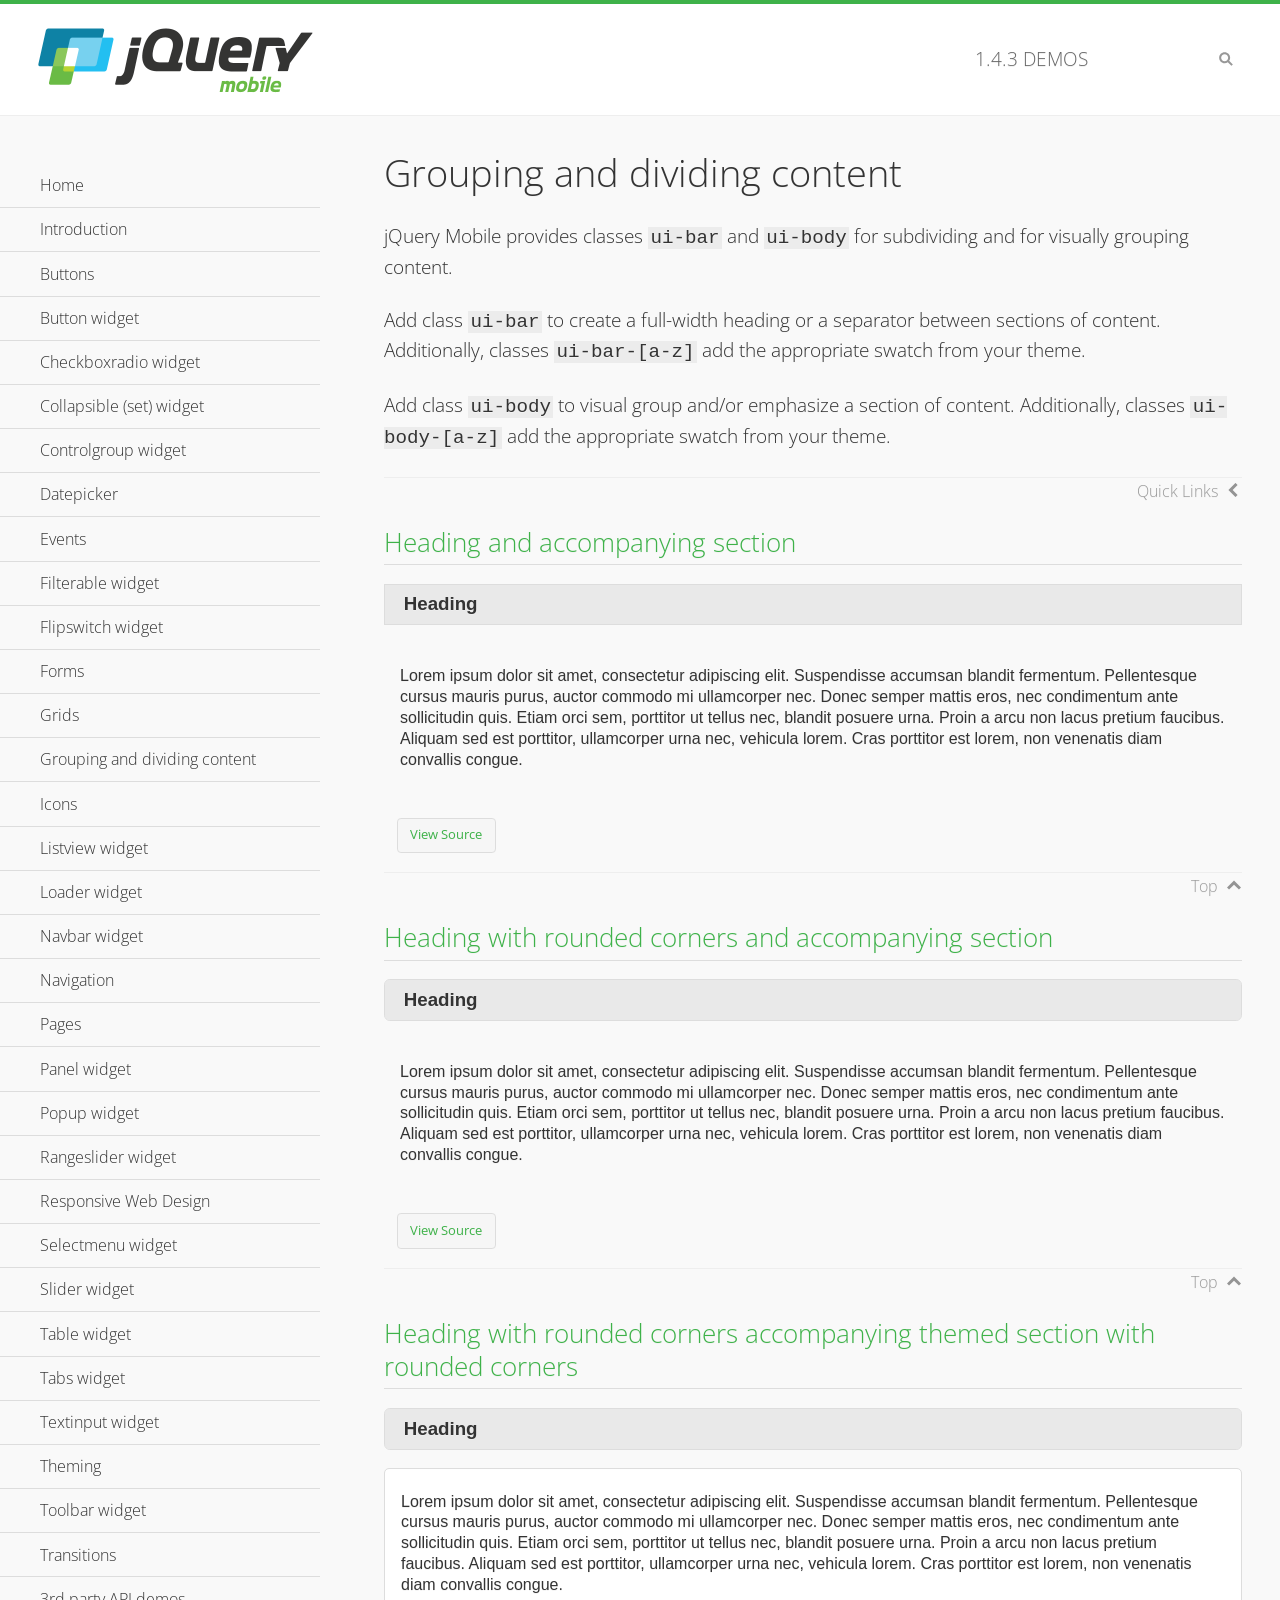
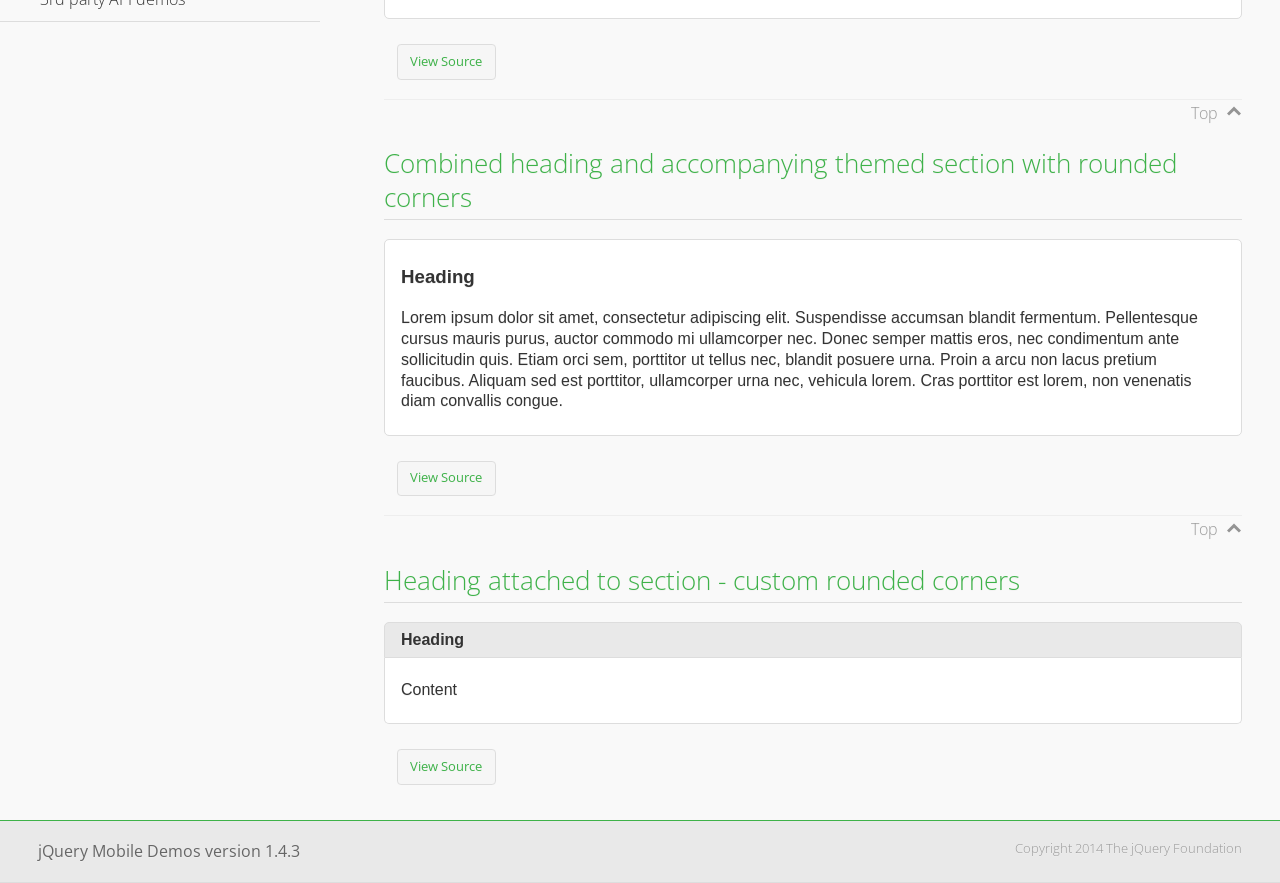
<file: lib/jquery.mobile-1.4.3/demos/body-bar-classes/index.html>
<!DOCTYPE html>
<html>
	<head>
	<meta charset="utf-8">
	<meta name="viewport" content="width=device-width, initial-scale=1">
	<title>Grouping and dividing content - jQuery Mobile Demos</title>
	<link rel="shortcut icon" href="../favicon.ico">
	<link rel="stylesheet" href="http://fonts.googleapis.com/css?family=Open+Sans:300,400,700">
	<link rel="stylesheet" href="../css/themes/default/jquery.mobile-1.4.3.min.css">
	<link rel="stylesheet" href="../_assets/css/jqm-demos.css">
	<script src="../js/jquery.js"></script>
	<script src="../_assets/js/index.js"></script>
	<script src="../js/jquery.mobile-1.4.3.min.js"></script>
  <style id="combined-heading-and-section">
    .custom-corners .ui-bar {
      -webkit-border-top-left-radius: inherit;
      border-top-left-radius: inherit;
      -webkit-border-top-right-radius: inherit;
      border-top-right-radius: inherit;
    }
    .custom-corners .ui-body {
      border-top-width: 0;
      -webkit-border-bottom-left-radius: inherit;
      border-bottom-left-radius: inherit;
      -webkit-border-bottom-right-radius: inherit;
      border-bottom-right-radius: inherit;
    }
  </style>
</head>
<body>
<div data-role="page" class="jqm-demos" data-quicklinks="true">

	<div data-role="header" class="jqm-header">
		<h2><a href="../" title="jQuery Mobile Demos home"><img src="../_assets/img/jquery-logo.png" alt="jQuery Mobile"></a></h2>
		<p><span class="jqm-version"></span> Demos</p>
		<a href="#" class="jqm-navmenu-link ui-btn ui-btn-icon-notext ui-corner-all ui-icon-bars ui-nodisc-icon ui-alt-icon ui-btn-left">Menu</a>
		<a href="#" class="jqm-search-link ui-btn ui-btn-icon-notext ui-corner-all ui-icon-search ui-nodisc-icon ui-alt-icon ui-btn-right">Search</a>
	</div><!-- /header -->

	<div role="main" class="ui-content jqm-content">

		<h1>Grouping and dividing content</h1>

		<p>jQuery Mobile provides classes <code>ui-bar</code> and <code>ui-body</code> for subdividing and for visually grouping content.</p>
		<p>Add class <code>ui-bar</code> to create a full-width heading or a separator between sections of content. Additionally, classes <code>ui-bar-[a-z]</code> add the appropriate swatch from your theme.</p>
		<p>Add class <code>ui-body</code> to visual group and/or emphasize a section of content. Additionally, classes <code>ui-body-[a-z]</code> add the appropriate swatch from your theme.</p>

		<h2>Heading and accompanying section</h2>

		<div data-demo-html="true">
      <h3 class="ui-bar ui-bar-a">Heading</h3>
			<div class="ui-body">
				<p>Lorem ipsum dolor sit amet, consectetur adipiscing elit. Suspendisse accumsan blandit fermentum. Pellentesque cursus mauris purus, auctor commodo mi ullamcorper nec. Donec semper mattis eros, nec condimentum ante sollicitudin quis. Etiam orci sem, porttitor ut tellus nec, blandit posuere urna. Proin a arcu non lacus pretium faucibus. Aliquam sed est porttitor, ullamcorper urna nec, vehicula lorem. Cras porttitor est lorem, non venenatis diam convallis congue.</p>
			</div>
		</div>

		<h2>Heading with rounded corners and accompanying section</h2>

		<div data-demo-html="true">
      <h3 class="ui-bar ui-bar-a ui-corner-all">Heading</h3>
			<div class="ui-body">
				<p>Lorem ipsum dolor sit amet, consectetur adipiscing elit. Suspendisse accumsan blandit fermentum. Pellentesque cursus mauris purus, auctor commodo mi ullamcorper nec. Donec semper mattis eros, nec condimentum ante sollicitudin quis. Etiam orci sem, porttitor ut tellus nec, blandit posuere urna. Proin a arcu non lacus pretium faucibus. Aliquam sed est porttitor, ullamcorper urna nec, vehicula lorem. Cras porttitor est lorem, non venenatis diam convallis congue.</p>
			</div>
		</div>

		<h2>Heading with rounded corners accompanying themed section with rounded corners</h2>

		<div data-demo-html="true">
      <h3 class="ui-bar ui-bar-a ui-corner-all">Heading</h3>
			<div class="ui-body ui-body-a ui-corner-all">
				<p>Lorem ipsum dolor sit amet, consectetur adipiscing elit. Suspendisse accumsan blandit fermentum. Pellentesque cursus mauris purus, auctor commodo mi ullamcorper nec. Donec semper mattis eros, nec condimentum ante sollicitudin quis. Etiam orci sem, porttitor ut tellus nec, blandit posuere urna. Proin a arcu non lacus pretium faucibus. Aliquam sed est porttitor, ullamcorper urna nec, vehicula lorem. Cras porttitor est lorem, non venenatis diam convallis congue.</p>
			</div>
		</div>

		<h2>Combined heading and accompanying themed section with rounded corners</h2>

		<div data-demo-html="true">
			<div class="ui-body ui-body-a ui-corner-all">
	      <h3>Heading</h3>
				<p>Lorem ipsum dolor sit amet, consectetur adipiscing elit. Suspendisse accumsan blandit fermentum. Pellentesque cursus mauris purus, auctor commodo mi ullamcorper nec. Donec semper mattis eros, nec condimentum ante sollicitudin quis. Etiam orci sem, porttitor ut tellus nec, blandit posuere urna. Proin a arcu non lacus pretium faucibus. Aliquam sed est porttitor, ullamcorper urna nec, vehicula lorem. Cras porttitor est lorem, non venenatis diam convallis congue.</p>
			</div>
		</div>

		<h2>Heading attached to section - custom rounded corners</h2>

		<div data-demo-html="true" data-demo-css="#combined-heading-and-section">
      <div class="ui-corner-all custom-corners">
        <div class="ui-bar ui-bar-a">
          <h3>Heading</h3>
        </div>
        <div class="ui-body ui-body-a">
          <p>Content</p>
        </div>
      </div>
		</div>

	</div><!-- /content -->
	    <div data-role="panel" class="jqm-navmenu-panel" data-position="left" data-display="overlay" data-theme="a">
	    	<ul class="jqm-list ui-alt-icon ui-nodisc-icon">
<li data-filtertext="demos homepage" data-icon="home"><a href=".././">Home</a></li>
<li data-filtertext="introduction overview getting started"><a href="../intro/" data-ajax="false">Introduction</a></li>
<li data-filtertext="buttons button markup buttonmarkup method anchor link button element"><a href="../button-markup/" data-ajax="false">Buttons</a></li>
<li data-filtertext="form button widget input button submit reset"><a href="../button/" data-ajax="false">Button widget</a></li>
<li data-role="collapsible" data-enhanced="true" data-collapsed-icon="carat-d" data-expanded-icon="carat-u" data-iconpos="right" data-inset="false" class="ui-collapsible ui-collapsible-themed-content ui-collapsible-collapsed">
	<h3 class="ui-collapsible-heading ui-collapsible-heading-collapsed">
		<a href="#" class="ui-collapsible-heading-toggle ui-btn ui-btn-icon-right ui-btn-inherit ui-icon-carat-d">
		    Checkboxradio widget<span class="ui-collapsible-heading-status"> click to expand contents</span>
		</a>
	</h3>
	<div class="ui-collapsible-content ui-body-inherit ui-collapsible-content-collapsed" aria-hidden="true">
		<ul>
			<li data-filtertext="form checkboxradio widget checkbox input checkboxes controlgroups"><a href="../checkboxradio-checkbox/" data-ajax="false">Checkboxes</a></li>
			<li data-filtertext="form checkboxradio widget radio input radio buttons controlgroups"><a href="../checkboxradio-radio/" data-ajax="false">Radio buttons</a></li>
		</ul>
	</div>
</li>
<li data-role="collapsible" data-enhanced="true" data-collapsed-icon="carat-d" data-expanded-icon="carat-u" data-iconpos="right" data-inset="false" class="ui-collapsible ui-collapsible-themed-content ui-collapsible-collapsed">
	<h3 class="ui-collapsible-heading ui-collapsible-heading-collapsed">
		<a href="#" class="ui-collapsible-heading-toggle ui-btn ui-btn-icon-right ui-btn-inherit ui-icon-carat-d">
			Collapsible (set) widget<span class="ui-collapsible-heading-status"> click to expand contents</span>
		</a>
	</h3>
	<div class="ui-collapsible-content ui-body-inherit ui-collapsible-content-collapsed" aria-hidden="true">
		<ul>
			<li data-filtertext="collapsibles content formatting"><a href="../collapsible/" data-ajax="false">Collapsible</a></li>
			<li data-filtertext="dynamic collapsible set accordion append expand"><a href="../collapsible-dynamic/" data-ajax="false">Dynamic collapsibles</a></li>
			<li data-filtertext="accordions collapsible set widget content formatting grouped collapsibles"><a href="../collapsibleset/" data-ajax="false">Collapsible set</a></li>
		</ul>
	</div>
</li>
<li data-role="collapsible" data-enhanced="true" data-collapsed-icon="carat-d" data-expanded-icon="carat-u" data-iconpos="right" data-inset="false" class="ui-collapsible ui-collapsible-themed-content ui-collapsible-collapsed">
	<h3 class="ui-collapsible-heading ui-collapsible-heading-collapsed">
		<a href="#" class="ui-collapsible-heading-toggle ui-btn ui-btn-icon-right ui-btn-inherit ui-icon-carat-d">
			Controlgroup widget<span class="ui-collapsible-heading-status"> click to expand contents</span>
		</a>
	</h3>
	<div class="ui-collapsible-content ui-body-inherit ui-collapsible-content-collapsed" aria-hidden="true">
		<ul>
			<li data-filtertext="controlgroups selectmenu checkboxradio input grouped buttons horizontal vertical"><a href="../controlgroup/" data-ajax="false">Controlgroup</a></li>
			<li data-filtertext="dynamic controlgroup dynamically add buttons"><a href="../controlgroup-dynamic/" data-ajax="false">Dynamic controlgroups</a></li>
		</ul>
	</div>
</li>
<li data-filtertext="form datepicker widget date input"><a href="../datepicker/" data-ajax="false">Datepicker</a></li>
<li data-role="collapsible" data-enhanced="true" data-collapsed-icon="carat-d" data-expanded-icon="carat-u" data-iconpos="right" data-inset="false" class="ui-collapsible ui-collapsible-themed-content ui-collapsible-collapsed">
	<h3 class="ui-collapsible-heading ui-collapsible-heading-collapsed">
		<a href="#" class="ui-collapsible-heading-toggle ui-btn ui-btn-icon-right ui-btn-inherit ui-icon-carat-d">
			Events<span class="ui-collapsible-heading-status"> click to expand contents</span>
		</a>
	</h3>
	<div class="ui-collapsible-content ui-body-inherit ui-collapsible-content-collapsed" aria-hidden="true">
		<ul>
			<li data-filtertext="swipe to delete list items listviews swipe events"><a href="../swipe-list/" data-ajax="false">Swipe list items</a></li>
			<li data-filtertext="swipe to navigate swipe page navigation swipe events"><a href="../swipe-page/" data-ajax="false">Swipe page navigation</a></li>
		</ul>
	</div>
</li>
<li data-filtertext="filterable filter elements sorting searching listview table"><a href="../filterable/" data-ajax="false">Filterable widget</a></li>
<li data-filtertext="form flipswitch widget flip toggle switch binary select checkbox input"><a href="../flipswitch/" data-ajax="false">Flipswitch widget</a></li>
<li data-role="collapsible" data-enhanced="true" data-collapsed-icon="carat-d" data-expanded-icon="carat-u" data-iconpos="right" data-inset="false" class="ui-collapsible ui-collapsible-themed-content ui-collapsible-collapsed">
	<h3 class="ui-collapsible-heading ui-collapsible-heading-collapsed">
		<a href="#" class="ui-collapsible-heading-toggle ui-btn ui-btn-icon-right ui-btn-inherit ui-icon-carat-d">
			Forms<span class="ui-collapsible-heading-status"> click to expand contents</span>
		</a>
	</h3>
	<div class="ui-collapsible-content ui-body-inherit ui-collapsible-content-collapsed" aria-hidden="true">
		<ul>
			<li data-filtertext="forms text checkbox radio range button submit reset inputs selects textarea slider flipswitch label form elements"><a href="../forms/" data-ajax="false">Forms</a></li>
			<li data-filtertext="form hide labels hidden accessible ui-hidden-accessible forms"><a href="../forms-label-hidden-accessible/" data-ajax="false">Hide labels</a></li>
			<li data-filtertext="form field containers fieldcontain ui-field-contain forms"><a href="../forms-field-contain/" data-ajax="false">Field containers</a></li>
			<li data-filtertext="forms disabled form elements"><a href="../forms-disabled/" data-ajax="false">Forms disabled</a></li>
			<li data-filtertext="forms gallery examples overview forms text checkbox radio range button submit reset inputs selects textarea slider flipswitch label form elements"><a href="../forms-gallery/" data-ajax="false">Forms gallery</a></li>
		</ul>
	</div>
</li>
<li data-role="collapsible" data-enhanced="true" data-collapsed-icon="carat-d" data-expanded-icon="carat-u" data-iconpos="right" data-inset="false" class="ui-collapsible ui-collapsible-themed-content ui-collapsible-collapsed">
	<h3 class="ui-collapsible-heading ui-collapsible-heading-collapsed">
		<a href="#" class="ui-collapsible-heading-toggle ui-btn ui-btn-icon-right ui-btn-inherit ui-icon-carat-d">
			Grids<span class="ui-collapsible-heading-status"> click to expand contents</span>
		</a>
	</h3>
	<div class="ui-collapsible-content ui-body-inherit ui-collapsible-content-collapsed" aria-hidden="true">
		<ul>
			<li data-filtertext="grids columns blocks content formatting rwd responsive css framework"><a href="../grids/" data-ajax="false">Grids</a></li>
			<li data-filtertext="buttons in grids css framework"><a href="../grids-buttons/" data-ajax="false">Buttons in grids</a></li>
			<li data-filtertext="custom responsive grids rwd css framework"><a href="../grids-custom-responsive/" data-ajax="false">Custom responsive grids</a></li>
		</ul>
	</div>
</li>
<li data-filtertext="blocks content formatting sections heading"><a href="../body-bar-classes/" data-ajax="false">Grouping and dividing content</a></li>
<li data-role="collapsible" data-enhanced="true" data-collapsed-icon="carat-d" data-expanded-icon="carat-u" data-iconpos="right" data-inset="false" class="ui-collapsible ui-collapsible-themed-content ui-collapsible-collapsed">
	<h3 class="ui-collapsible-heading ui-collapsible-heading-collapsed">
		<a href="#" class="ui-collapsible-heading-toggle ui-btn ui-btn-icon-right ui-btn-inherit ui-icon-carat-d">
			Icons<span class="ui-collapsible-heading-status"> click to expand contents</span>
		</a>
	</h3>
	<div class="ui-collapsible-content ui-body-inherit ui-collapsible-content-collapsed" aria-hidden="true">
		<ul>
			<li data-filtertext="button icons svg disc alt custom icon position"><a href="../icons/" data-ajax="false">Icons</a></li>
			<li data-filtertext=""><a href="../icons-grunticon/" data-ajax="false">Grunticon loader</a></li>
		</ul>
	</div>
</li>
<li data-role="collapsible" data-enhanced="true" data-collapsed-icon="carat-d" data-expanded-icon="carat-u" data-iconpos="right" data-inset="false" class="ui-collapsible ui-collapsible-themed-content ui-collapsible-collapsed">
	<h3 class="ui-collapsible-heading ui-collapsible-heading-collapsed">
		<a href="#" class="ui-collapsible-heading-toggle ui-btn ui-btn-icon-right ui-btn-inherit ui-icon-carat-d">
			Listview widget<span class="ui-collapsible-heading-status"> click to expand contents</span>
		</a>
	</h3>
	<div class="ui-collapsible-content ui-body-inherit ui-collapsible-content-collapsed" aria-hidden="true">
		<ul>
			<li data-filtertext="listview widget thumbnails icons nested split button collapsible ul ol"><a href="../listview/" data-ajax="false">Listview</a></li>
			<li data-filtertext="autocomplete filterable reveal listview filtertextbeforefilter placeholder"><a href="../listview-autocomplete/" data-ajax="false">Listview autocomplete</a></li>
			<li data-filtertext="autocomplete filterable reveal listview remote data filtertextbeforefilter placeholder"><a href="../listview-autocomplete-remote/" data-ajax="false">Listview autocomplete remote data</a></li>
			<li data-filtertext="autodividers anchor jump scroll linkbars listview lists ul ol"><a href="../listview-autodividers-linkbar/" data-ajax="false">Listview autodividers linkbar</a></li>
			<li data-filtertext="listview autodividers selector autodividersselector lists ul ol"><a href="../listview-autodividers-selector/" data-ajax="false">Listview autodividers selector</a></li>
			<li data-filtertext="listview nested list items"><a href="../listview-nested-lists/" data-ajax="false">Nested Listviews</a></li>
			<li data-filtertext="listview collapsible list items flat"><a href="../listview-collapsible-item-flat/" data-ajax="false">Listview collapsible list items (flat)</a></li>
			<li data-filtertext="listview collapsible list indented"><a href="../listview-collapsible-item-indented/" data-ajax="false">Listview collapsible list items (indented)</a></li>
			<li data-filtertext="grid listview responsive grids responsive listviews lists ul"><a href="../listview-grid/" data-ajax="false">Listview responsive grid</a></li>
		</ul>
	</div>
</li>
<li data-filtertext="loader widget page loading navigation overlay spinner"><a href="../loader/" data-ajax="false">Loader widget</a></li>
<li data-filtertext="navbar widget navmenu toolbars header footer"><a href="../navbar/" data-ajax="false">Navbar widget</a></li>
<li data-role="collapsible" data-enhanced="true" data-collapsed-icon="carat-d" data-expanded-icon="carat-u" data-iconpos="right" data-inset="false" class="ui-collapsible ui-collapsible-themed-content ui-collapsible-collapsed">
	<h3 class="ui-collapsible-heading ui-collapsible-heading-collapsed">
		<a href="#" class="ui-collapsible-heading-toggle ui-btn ui-btn-icon-right ui-btn-inherit ui-icon-carat-d">
			Navigation<span class="ui-collapsible-heading-status"> click to expand contents</span>
		</a>
	</h3>
	<div class="ui-collapsible-content ui-body-inherit ui-collapsible-content-collapsed" aria-hidden="true">
		<ul>
			<li data-filtertext="ajax navigation navigate widget history event method"><a href="../navigation/" data-ajax="false">Navigation</a></li>
			<li data-filtertext="linking pages page links navigation ajax prefetch cache"><a href="../navigation-linking-pages/" data-ajax="false">Linking pages</a></li>
			<!-- <li data-filtertext="php redirect server redirection server-side navigation"><a href="../navigation-php-redirect/" data-ajax="false">PHP redirect demo</a></li>-->
			<li data-filtertext="navigation redirection hash query"><a href="../navigation-hash-processing/" data-ajax="false">Hash processing demo</a></li>
			<li data-filtertext="navigation redirection hash query"><a href="../page-events/" data-ajax="false">Page Navigation Events</a></li>
		</ul>
	</div>
</li>
<li data-role="collapsible" data-enhanced="true" data-collapsed-icon="carat-d" data-expanded-icon="carat-u" data-iconpos="right" data-inset="false" class="ui-collapsible ui-collapsible-themed-content ui-collapsible-collapsed">
	<h3 class="ui-collapsible-heading ui-collapsible-heading-collapsed">
		<a href="#" class="ui-collapsible-heading-toggle ui-btn ui-btn-icon-right ui-btn-inherit ui-icon-carat-d">
			Pages<span class="ui-collapsible-heading-status"> click to expand contents</span>
		</a>
	</h3>
	<div class="ui-collapsible-content ui-body-inherit ui-collapsible-content-collapsed" aria-hidden="true">
		<ul>
			<li data-filtertext="pages page widget ajax navigation"><a href="../pages/" data-ajax="false">Pages</a></li>
			<li data-filtertext="single page"><a href="../pages-single-page/" data-ajax="false">Single page</a></li>
			<li data-filtertext="multipage multi-page page"><a href="../pages-multi-page/" data-ajax="false">Multi-page template</a></li>
			<li data-filtertext="dialog page widget modal popup"><a href="../pages-dialog/" data-ajax="false">Dialog page</a></li>
		</ul>
	</div>
</li>
<li data-role="collapsible" data-enhanced="true" data-collapsed-icon="carat-d" data-expanded-icon="carat-u" data-iconpos="right" data-inset="false" class="ui-collapsible ui-collapsible-themed-content ui-collapsible-collapsed">
	<h3 class="ui-collapsible-heading ui-collapsible-heading-collapsed">
		<a href="#" class="ui-collapsible-heading-toggle ui-btn ui-btn-icon-right ui-btn-inherit ui-icon-carat-d">
			Panel widget<span class="ui-collapsible-heading-status"> click to expand contents</span>
		</a>
	</h3>
	<div class="ui-collapsible-content ui-body-inherit ui-collapsible-content-collapsed" aria-hidden="true">
		<ul>
			<li data-filtertext="panel widget sliding panels reveal push overlay responsive"><a href="../panel/" data-ajax="false">Panel</a></li>
			<li data-filtertext=""><a href="../panel-external/" data-ajax="false">External panels</a></li>
			<li data-filtertext="panel "><a href="../panel-fixed/" data-ajax="false">Fixed panels</a></li>
			<li data-filtertext="panel slide panels sliding panels shadow rwd responsive breakpoint"><a href="../panel-responsive/" data-ajax="false">Panels responsive</a></li>
			<li data-filtertext="panel custom style custom panel width reveal shadow listview panel styling page background wrapper"><a href="../panel-styling/" data-ajax="false">Custom panel style</a></li>
			<li data-filtertext="panel open on swipe"><a href="../panel-swipe-open/" data-ajax="false">Panel open on swipe</a></li>
			<li data-filtertext="panels outside page internal external toolbars"><a href="../panel-external-internal/" data-ajax="false">Panel external and internal</a></li>
		</ul>
	</div>
</li>
<li data-role="collapsible" data-enhanced="true" data-collapsed-icon="carat-d" data-expanded-icon="carat-u" data-iconpos="right" data-inset="false" class="ui-collapsible ui-collapsible-themed-content ui-collapsible-collapsed">
	<h3 class="ui-collapsible-heading ui-collapsible-heading-collapsed">
		<a href="#" class="ui-collapsible-heading-toggle ui-btn ui-btn-icon-right ui-btn-inherit ui-icon-carat-d">
			Popup widget<span class="ui-collapsible-heading-status"> click to expand contents</span>
		</a>
	</h3>
	<div class="ui-collapsible-content ui-body-inherit ui-collapsible-content-collapsed" aria-hidden="true">
		<ul>
			<li data-filtertext="popup widget popups dialog modal transition tooltip lightbox form overlay screen flip pop fade transition"><a href="../popup/" data-ajax="false">Popup</a></li>
			<li data-filtertext="popup alignment position"><a href="../popup-alignment/" data-ajax="false">Popup alignment</a></li>
			<li data-filtertext="popup arrow size popups popover"><a href="../popup-arrow-size/" data-ajax="false">Popup arrow size</a></li>
			<li data-filtertext="dynamic popups popup images lightbox"><a href="../popup-dynamic/" data-ajax="false">Dynamic popups</a></li>
			<li data-filtertext="popups with iframes scaling"><a href="../popup-iframe/" data-ajax="false">Popups with iframes</a></li>
			<li data-filtertext="popup image scaling"><a href="../popup-image-scaling/" data-ajax="false">Popup image scaling</a></li>
			<li data-filtertext="external popup outside multi-page"><a href="../popup-outside-multipage/" data-ajax="false">Popup outside multi-page</a></li>
		</ul>
	</div>
</li>
<li data-filtertext="form rangeslider widget dual sliders dual handle sliders range input"><a href="../rangeslider/" data-ajax="false">Rangeslider widget</a></li>
<li data-filtertext="responsive web design rwd adaptive progressive enhancement PE accessible mobile breakpoints media query media queries"><a href="../rwd/" data-ajax="false">Responsive Web Design</a></li>
<li data-role="collapsible" data-enhanced="true" data-collapsed-icon="carat-d" data-expanded-icon="carat-u" data-iconpos="right" data-inset="false" class="ui-collapsible ui-collapsible-themed-content ui-collapsible-collapsed">
	<h3 class="ui-collapsible-heading ui-collapsible-heading-collapsed">
		<a href="#" class="ui-collapsible-heading-toggle ui-btn ui-btn-icon-right ui-btn-inherit ui-icon-carat-d">
			Selectmenu widget<span class="ui-collapsible-heading-status"> click to expand contents</span>
		</a>
	</h3>
	<div class="ui-collapsible-content ui-body-inherit ui-collapsible-content-collapsed" aria-hidden="true">
		<ul>
			<li data-filtertext="form selectmenu widget select input custom select menu selects"><a href="../selectmenu/" data-ajax="false">Selectmenu</a></li>
			<li data-filtertext="form custom select menu selectmenu widget custom menu option optgroup multiple selects"><a href="../selectmenu-custom/" data-ajax="false">Custom select menu</a></li>
			<li data-filtertext="filterable select filter popup dialog"><a href="../selectmenu-custom-filter/" data-ajax="false">Custom select menu with filter</a></li>
		</ul>
	</div>
</li>
<li data-role="collapsible" data-enhanced="true" data-collapsed-icon="carat-d" data-expanded-icon="carat-u" data-iconpos="right" data-inset="false" class="ui-collapsible ui-collapsible-themed-content ui-collapsible-collapsed">
	<h3 class="ui-collapsible-heading ui-collapsible-heading-collapsed">
		<a href="#" class="ui-collapsible-heading-toggle ui-btn ui-btn-icon-right ui-btn-inherit ui-icon-carat-d">
			Slider widget<span class="ui-collapsible-heading-status"> click to expand contents</span>
		</a>
	</h3>
	<div class="ui-collapsible-content ui-body-inherit ui-collapsible-content-collapsed" aria-hidden="true">
		<ul>
			<li data-filtertext="form slider widget range input single sliders"><a href="../slider/" data-ajax="false">Slider</a></li>
			<li data-filtertext="form slider widget flipswitch slider binary select flip toggle switch"><a href="../slider-flipswitch/" data-ajax="false">Slider flip toggle switch</a></li>
			<li data-filtertext="form slider tooltip handle value input range sliders"><a href="../slider-tooltip/" data-ajax="false">Slider tooltip</a></li>
		</ul>
	</div>
</li>
<li data-role="collapsible" data-enhanced="true" data-collapsed-icon="carat-d" data-expanded-icon="carat-u" data-iconpos="right" data-inset="false" class="ui-collapsible ui-collapsible-themed-content ui-collapsible-collapsed">
	<h3 class="ui-collapsible-heading ui-collapsible-heading-collapsed">
		<a href="#" class="ui-collapsible-heading-toggle ui-btn ui-btn-icon-right ui-btn-inherit ui-icon-carat-d">
			Table widget<span class="ui-collapsible-heading-status"> click to expand contents</span>
		</a>
	</h3>
	<div class="ui-collapsible-content ui-body-inherit ui-collapsible-content-collapsed" aria-hidden="true">
		<ul>
			<li data-filtertext="table widget reflow column toggle th td responsive tables rwd hide show tabular"><a href="../table-column-toggle/" data-ajax="false">Table Column Toggle</a></li>
			<li data-filtertext="table column toggle phone comparison demo"><a href="../table-column-toggle-example/" data-ajax="false">Table Column Toggle demo</a></li>
			<li data-filtertext="responsive tables table column toggle heading groups rwd breakpoint"><a href="../table-column-toggle-heading-groups/" data-ajax="false">Table Column Toggle heading groups</a></li>
			<li data-filtertext="responsive tables table column toggle hide rwd breakpoint customization options"><a href="../table-column-toggle-options/" data-ajax="false">Table Column Toggle options</a></li>
			<li data-filtertext="table reflow th td responsive rwd columns tabular"><a href="../table-reflow/" data-ajax="false">Table Reflow</a></li>
			<li data-filtertext="responsive tables table reflow heading groups rwd breakpoint"><a href="../table-reflow-heading-groups/" data-ajax="false">Table Reflow heading groups</a></li>
			<li data-filtertext="responsive tables table reflow stripes strokes table style"><a href="../table-reflow-stripes-strokes/" data-ajax="false">Table Reflow stripes and strokes</a></li>
			<li data-filtertext="responsive tables table reflow stack custom styles"><a href="../table-reflow-styling/" data-ajax="false">Table Reflow custom styles</a></li>
		</ul>
	</div>
</li>
<li data-filtertext="ui tabs widget"><a href="../tabs/" data-ajax="false">Tabs widget</a></li>
<li data-filtertext="form textinput widget text input textarea number date time tel email file color password"><a href="../textinput/" data-ajax="false">Textinput widget</a></li>
<li data-role="collapsible" data-enhanced="true" data-collapsed-icon="carat-d" data-expanded-icon="carat-u" data-iconpos="right" data-inset="false" class="ui-collapsible ui-collapsible-themed-content ui-collapsible-collapsed">
	<h3 class="ui-collapsible-heading ui-collapsible-heading-collapsed">
		<a href="#" class="ui-collapsible-heading-toggle ui-btn ui-btn-icon-right ui-btn-inherit ui-icon-carat-d">
			Theming<span class="ui-collapsible-heading-status"> click to expand contents</span>
		</a>
	</h3>
	<div class="ui-collapsible-content ui-body-inherit ui-collapsible-content-collapsed" aria-hidden="true">
		<ul>
			<li data-filtertext="default theme swatches theming style css"><a href="../theme-default/" data-ajax="false">Default theme</a></li>
			<li data-filtertext="classic theme old theme swatches theming style css"><a href="../theme-classic/" data-ajax="false">Classic theme</a></li>
		</ul>
	</div>
</li>
<li data-role="collapsible" data-enhanced="true" data-collapsed-icon="carat-d" data-expanded-icon="carat-u" data-iconpos="right" data-inset="false" class="ui-collapsible ui-collapsible-themed-content ui-collapsible-collapsed">
	<h3 class="ui-collapsible-heading ui-collapsible-heading-collapsed">
		<a href="#" class="ui-collapsible-heading-toggle ui-btn ui-btn-icon-right ui-btn-inherit ui-icon-carat-d">
			Toolbar widget<span class="ui-collapsible-heading-status"> click to expand contents</span>
		</a>
	</h3>
	<div class="ui-collapsible-content ui-body-inherit ui-collapsible-content-collapsed" aria-hidden="true">
		<ul>
			<li data-filtertext="toolbar widget header footer toolbars fixed fullscreen external sections"><a href="../toolbar/" data-ajax="false">Toolbar</a></li>
			<li data-filtertext="dynamic toolbars dynamically add toolbar header footer"><a href="../toolbar-dynamic/" data-ajax="false">Dynamic toolbars</a></li>
			<li data-filtertext="external toolbars header footer"><a href="../toolbar-external/" data-ajax="false">External toolbars</a></li>
			<li data-filtertext="fixed toolbars header footer"><a href="../toolbar-fixed/" data-ajax="false">Fixed toolbars</a></li>
			<li data-filtertext="fixed fullscreen toolbars header footer"><a href="../toolbar-fixed-fullscreen/" data-ajax="false">Fullscreen toolbars</a></li>
			<li data-filtertext="external fixed toolbars header footer"><a href="../toolbar-fixed-external/" data-ajax="false">Fixed external toolbars</a></li>
			<li data-filtertext="external persistent toolbars header footer navbar navmenu"><a href="../toolbar-fixed-persistent/" data-ajax="false">Persistent toolbars</a></li>
			<li data-filtertext="external ajax optimized toolbars persistent toolbars header footer navbar"><a href="../toolbar-fixed-persistent-optimized/" data-ajax="false">Ajax optimized toolbars</a></li>
			<li data-filtertext="form in toolbars header footer"><a href="../toolbar-fixed-forms/" data-ajax="false">Form in toolbar</a></li>
		</ul>
	</div>
</li>
<li data-filtertext="page transitions animated pages popup navigation flip slide fade pop"><a href="../transitions/" data-ajax="false">Transitions</a></li>
<li data-role="collapsible" data-enhanced="true" data-collapsed-icon="carat-d" data-expanded-icon="carat-u" data-iconpos="right" data-inset="false" class="ui-collapsible ui-collapsible-themed-content ui-collapsible-collapsed">
	<h3 class="ui-collapsible-heading ui-collapsible-heading-collapsed">
		<a href="#" class="ui-collapsible-heading-toggle ui-btn ui-btn-icon-right ui-btn-inherit ui-icon-carat-d">
			3rd party API demos<span class="ui-collapsible-heading-status"> click to expand contents</span>
		</a>
	</h3>
	<div class="ui-collapsible-content ui-body-inherit ui-collapsible-content-collapsed" aria-hidden="true">
		<ul>
			<li data-filtertext="backbone requirejs navigation router"><a href="../backbone-requirejs/" data-ajax="false">Backbone RequireJS</a></li>
			<li data-filtertext="google maps geolocation demo"><a href="../map-geolocation/" data-ajax="false">Google Maps geolocation</a></li>
			<li data-filtertext="google maps hybrid"><a href="../map-list-toggle/" data-ajax="false">Google Maps list toggle</a></li>
		</ul>
	</div>
</li>



		     </ul>
		</div><!-- /panel -->


	<div data-role="footer" data-position="fixed" data-tap-toggle="false" class="jqm-footer">
		<p>jQuery Mobile Demos version <span class="jqm-version"></span></p>
		<p>Copyright 2014 The jQuery Foundation</p>
	</div><!-- /footer -->
	<!-- TODO: This should become an external panel so we can add input to markup (unique ID) -->
    <div data-role="panel" class="jqm-search-panel" data-position="right" data-display="overlay" data-theme="a">
		<div class="jqm-search">
			<ul class="jqm-list" data-filter-placeholder="Search demos..." data-filter-reveal="true">
<li data-filtertext="demos homepage" data-icon="home"><a href=".././">Home</a></li>
<li data-filtertext="introduction overview getting started"><a href="../intro/" data-ajax="false">Introduction</a></li>
<li data-filtertext="buttons button markup buttonmarkup method anchor link button element"><a href="../button-markup/" data-ajax="false">Buttons</a></li>
<li data-filtertext="form button widget input button submit reset"><a href="../button/" data-ajax="false">Button widget</a></li>
<li data-role="collapsible" data-enhanced="true" data-collapsed-icon="carat-d" data-expanded-icon="carat-u" data-iconpos="right" data-inset="false" class="ui-collapsible ui-collapsible-themed-content ui-collapsible-collapsed">
	<h3 class="ui-collapsible-heading ui-collapsible-heading-collapsed">
		<a href="#" class="ui-collapsible-heading-toggle ui-btn ui-btn-icon-right ui-btn-inherit ui-icon-carat-d">
		    Checkboxradio widget<span class="ui-collapsible-heading-status"> click to expand contents</span>
		</a>
	</h3>
	<div class="ui-collapsible-content ui-body-inherit ui-collapsible-content-collapsed" aria-hidden="true">
		<ul>
			<li data-filtertext="form checkboxradio widget checkbox input checkboxes controlgroups"><a href="../checkboxradio-checkbox/" data-ajax="false">Checkboxes</a></li>
			<li data-filtertext="form checkboxradio widget radio input radio buttons controlgroups"><a href="../checkboxradio-radio/" data-ajax="false">Radio buttons</a></li>
		</ul>
	</div>
</li>
<li data-role="collapsible" data-enhanced="true" data-collapsed-icon="carat-d" data-expanded-icon="carat-u" data-iconpos="right" data-inset="false" class="ui-collapsible ui-collapsible-themed-content ui-collapsible-collapsed">
	<h3 class="ui-collapsible-heading ui-collapsible-heading-collapsed">
		<a href="#" class="ui-collapsible-heading-toggle ui-btn ui-btn-icon-right ui-btn-inherit ui-icon-carat-d">
			Collapsible (set) widget<span class="ui-collapsible-heading-status"> click to expand contents</span>
		</a>
	</h3>
	<div class="ui-collapsible-content ui-body-inherit ui-collapsible-content-collapsed" aria-hidden="true">
		<ul>
			<li data-filtertext="collapsibles content formatting"><a href="../collapsible/" data-ajax="false">Collapsible</a></li>
			<li data-filtertext="dynamic collapsible set accordion append expand"><a href="../collapsible-dynamic/" data-ajax="false">Dynamic collapsibles</a></li>
			<li data-filtertext="accordions collapsible set widget content formatting grouped collapsibles"><a href="../collapsibleset/" data-ajax="false">Collapsible set</a></li>
		</ul>
	</div>
</li>
<li data-role="collapsible" data-enhanced="true" data-collapsed-icon="carat-d" data-expanded-icon="carat-u" data-iconpos="right" data-inset="false" class="ui-collapsible ui-collapsible-themed-content ui-collapsible-collapsed">
	<h3 class="ui-collapsible-heading ui-collapsible-heading-collapsed">
		<a href="#" class="ui-collapsible-heading-toggle ui-btn ui-btn-icon-right ui-btn-inherit ui-icon-carat-d">
			Controlgroup widget<span class="ui-collapsible-heading-status"> click to expand contents</span>
		</a>
	</h3>
	<div class="ui-collapsible-content ui-body-inherit ui-collapsible-content-collapsed" aria-hidden="true">
		<ul>
			<li data-filtertext="controlgroups selectmenu checkboxradio input grouped buttons horizontal vertical"><a href="../controlgroup/" data-ajax="false">Controlgroup</a></li>
			<li data-filtertext="dynamic controlgroup dynamically add buttons"><a href="../controlgroup-dynamic/" data-ajax="false">Dynamic controlgroups</a></li>
		</ul>
	</div>
</li>
<li data-filtertext="form datepicker widget date input"><a href="../datepicker/" data-ajax="false">Datepicker</a></li>
<li data-role="collapsible" data-enhanced="true" data-collapsed-icon="carat-d" data-expanded-icon="carat-u" data-iconpos="right" data-inset="false" class="ui-collapsible ui-collapsible-themed-content ui-collapsible-collapsed">
	<h3 class="ui-collapsible-heading ui-collapsible-heading-collapsed">
		<a href="#" class="ui-collapsible-heading-toggle ui-btn ui-btn-icon-right ui-btn-inherit ui-icon-carat-d">
			Events<span class="ui-collapsible-heading-status"> click to expand contents</span>
		</a>
	</h3>
	<div class="ui-collapsible-content ui-body-inherit ui-collapsible-content-collapsed" aria-hidden="true">
		<ul>
			<li data-filtertext="swipe to delete list items listviews swipe events"><a href="../swipe-list/" data-ajax="false">Swipe list items</a></li>
			<li data-filtertext="swipe to navigate swipe page navigation swipe events"><a href="../swipe-page/" data-ajax="false">Swipe page navigation</a></li>
		</ul>
	</div>
</li>
<li data-filtertext="filterable filter elements sorting searching listview table"><a href="../filterable/" data-ajax="false">Filterable widget</a></li>
<li data-filtertext="form flipswitch widget flip toggle switch binary select checkbox input"><a href="../flipswitch/" data-ajax="false">Flipswitch widget</a></li>
<li data-role="collapsible" data-enhanced="true" data-collapsed-icon="carat-d" data-expanded-icon="carat-u" data-iconpos="right" data-inset="false" class="ui-collapsible ui-collapsible-themed-content ui-collapsible-collapsed">
	<h3 class="ui-collapsible-heading ui-collapsible-heading-collapsed">
		<a href="#" class="ui-collapsible-heading-toggle ui-btn ui-btn-icon-right ui-btn-inherit ui-icon-carat-d">
			Forms<span class="ui-collapsible-heading-status"> click to expand contents</span>
		</a>
	</h3>
	<div class="ui-collapsible-content ui-body-inherit ui-collapsible-content-collapsed" aria-hidden="true">
		<ul>
			<li data-filtertext="forms text checkbox radio range button submit reset inputs selects textarea slider flipswitch label form elements"><a href="../forms/" data-ajax="false">Forms</a></li>
			<li data-filtertext="form hide labels hidden accessible ui-hidden-accessible forms"><a href="../forms-label-hidden-accessible/" data-ajax="false">Hide labels</a></li>
			<li data-filtertext="form field containers fieldcontain ui-field-contain forms"><a href="../forms-field-contain/" data-ajax="false">Field containers</a></li>
			<li data-filtertext="forms disabled form elements"><a href="../forms-disabled/" data-ajax="false">Forms disabled</a></li>
			<li data-filtertext="forms gallery examples overview forms text checkbox radio range button submit reset inputs selects textarea slider flipswitch label form elements"><a href="../forms-gallery/" data-ajax="false">Forms gallery</a></li>
		</ul>
	</div>
</li>
<li data-role="collapsible" data-enhanced="true" data-collapsed-icon="carat-d" data-expanded-icon="carat-u" data-iconpos="right" data-inset="false" class="ui-collapsible ui-collapsible-themed-content ui-collapsible-collapsed">
	<h3 class="ui-collapsible-heading ui-collapsible-heading-collapsed">
		<a href="#" class="ui-collapsible-heading-toggle ui-btn ui-btn-icon-right ui-btn-inherit ui-icon-carat-d">
			Grids<span class="ui-collapsible-heading-status"> click to expand contents</span>
		</a>
	</h3>
	<div class="ui-collapsible-content ui-body-inherit ui-collapsible-content-collapsed" aria-hidden="true">
		<ul>
			<li data-filtertext="grids columns blocks content formatting rwd responsive css framework"><a href="../grids/" data-ajax="false">Grids</a></li>
			<li data-filtertext="buttons in grids css framework"><a href="../grids-buttons/" data-ajax="false">Buttons in grids</a></li>
			<li data-filtertext="custom responsive grids rwd css framework"><a href="../grids-custom-responsive/" data-ajax="false">Custom responsive grids</a></li>
		</ul>
	</div>
</li>
<li data-filtertext="blocks content formatting sections heading"><a href="../body-bar-classes/" data-ajax="false">Grouping and dividing content</a></li>
<li data-role="collapsible" data-enhanced="true" data-collapsed-icon="carat-d" data-expanded-icon="carat-u" data-iconpos="right" data-inset="false" class="ui-collapsible ui-collapsible-themed-content ui-collapsible-collapsed">
	<h3 class="ui-collapsible-heading ui-collapsible-heading-collapsed">
		<a href="#" class="ui-collapsible-heading-toggle ui-btn ui-btn-icon-right ui-btn-inherit ui-icon-carat-d">
			Icons<span class="ui-collapsible-heading-status"> click to expand contents</span>
		</a>
	</h3>
	<div class="ui-collapsible-content ui-body-inherit ui-collapsible-content-collapsed" aria-hidden="true">
		<ul>
			<li data-filtertext="button icons svg disc alt custom icon position"><a href="../icons/" data-ajax="false">Icons</a></li>
			<li data-filtertext=""><a href="../icons-grunticon/" data-ajax="false">Grunticon loader</a></li>
		</ul>
	</div>
</li>
<li data-role="collapsible" data-enhanced="true" data-collapsed-icon="carat-d" data-expanded-icon="carat-u" data-iconpos="right" data-inset="false" class="ui-collapsible ui-collapsible-themed-content ui-collapsible-collapsed">
	<h3 class="ui-collapsible-heading ui-collapsible-heading-collapsed">
		<a href="#" class="ui-collapsible-heading-toggle ui-btn ui-btn-icon-right ui-btn-inherit ui-icon-carat-d">
			Listview widget<span class="ui-collapsible-heading-status"> click to expand contents</span>
		</a>
	</h3>
	<div class="ui-collapsible-content ui-body-inherit ui-collapsible-content-collapsed" aria-hidden="true">
		<ul>
			<li data-filtertext="listview widget thumbnails icons nested split button collapsible ul ol"><a href="../listview/" data-ajax="false">Listview</a></li>
			<li data-filtertext="autocomplete filterable reveal listview filtertextbeforefilter placeholder"><a href="../listview-autocomplete/" data-ajax="false">Listview autocomplete</a></li>
			<li data-filtertext="autocomplete filterable reveal listview remote data filtertextbeforefilter placeholder"><a href="../listview-autocomplete-remote/" data-ajax="false">Listview autocomplete remote data</a></li>
			<li data-filtertext="autodividers anchor jump scroll linkbars listview lists ul ol"><a href="../listview-autodividers-linkbar/" data-ajax="false">Listview autodividers linkbar</a></li>
			<li data-filtertext="listview autodividers selector autodividersselector lists ul ol"><a href="../listview-autodividers-selector/" data-ajax="false">Listview autodividers selector</a></li>
			<li data-filtertext="listview nested list items"><a href="../listview-nested-lists/" data-ajax="false">Nested Listviews</a></li>
			<li data-filtertext="listview collapsible list items flat"><a href="../listview-collapsible-item-flat/" data-ajax="false">Listview collapsible list items (flat)</a></li>
			<li data-filtertext="listview collapsible list indented"><a href="../listview-collapsible-item-indented/" data-ajax="false">Listview collapsible list items (indented)</a></li>
			<li data-filtertext="grid listview responsive grids responsive listviews lists ul"><a href="../listview-grid/" data-ajax="false">Listview responsive grid</a></li>
		</ul>
	</div>
</li>
<li data-filtertext="loader widget page loading navigation overlay spinner"><a href="../loader/" data-ajax="false">Loader widget</a></li>
<li data-filtertext="navbar widget navmenu toolbars header footer"><a href="../navbar/" data-ajax="false">Navbar widget</a></li>
<li data-role="collapsible" data-enhanced="true" data-collapsed-icon="carat-d" data-expanded-icon="carat-u" data-iconpos="right" data-inset="false" class="ui-collapsible ui-collapsible-themed-content ui-collapsible-collapsed">
	<h3 class="ui-collapsible-heading ui-collapsible-heading-collapsed">
		<a href="#" class="ui-collapsible-heading-toggle ui-btn ui-btn-icon-right ui-btn-inherit ui-icon-carat-d">
			Navigation<span class="ui-collapsible-heading-status"> click to expand contents</span>
		</a>
	</h3>
	<div class="ui-collapsible-content ui-body-inherit ui-collapsible-content-collapsed" aria-hidden="true">
		<ul>
			<li data-filtertext="ajax navigation navigate widget history event method"><a href="../navigation/" data-ajax="false">Navigation</a></li>
			<li data-filtertext="linking pages page links navigation ajax prefetch cache"><a href="../navigation-linking-pages/" data-ajax="false">Linking pages</a></li>
			<!-- <li data-filtertext="php redirect server redirection server-side navigation"><a href="../navigation-php-redirect/" data-ajax="false">PHP redirect demo</a></li>-->
			<li data-filtertext="navigation redirection hash query"><a href="../navigation-hash-processing/" data-ajax="false">Hash processing demo</a></li>
			<li data-filtertext="navigation redirection hash query"><a href="../page-events/" data-ajax="false">Page Navigation Events</a></li>
		</ul>
	</div>
</li>
<li data-role="collapsible" data-enhanced="true" data-collapsed-icon="carat-d" data-expanded-icon="carat-u" data-iconpos="right" data-inset="false" class="ui-collapsible ui-collapsible-themed-content ui-collapsible-collapsed">
	<h3 class="ui-collapsible-heading ui-collapsible-heading-collapsed">
		<a href="#" class="ui-collapsible-heading-toggle ui-btn ui-btn-icon-right ui-btn-inherit ui-icon-carat-d">
			Pages<span class="ui-collapsible-heading-status"> click to expand contents</span>
		</a>
	</h3>
	<div class="ui-collapsible-content ui-body-inherit ui-collapsible-content-collapsed" aria-hidden="true">
		<ul>
			<li data-filtertext="pages page widget ajax navigation"><a href="../pages/" data-ajax="false">Pages</a></li>
			<li data-filtertext="single page"><a href="../pages-single-page/" data-ajax="false">Single page</a></li>
			<li data-filtertext="multipage multi-page page"><a href="../pages-multi-page/" data-ajax="false">Multi-page template</a></li>
			<li data-filtertext="dialog page widget modal popup"><a href="../pages-dialog/" data-ajax="false">Dialog page</a></li>
		</ul>
	</div>
</li>
<li data-role="collapsible" data-enhanced="true" data-collapsed-icon="carat-d" data-expanded-icon="carat-u" data-iconpos="right" data-inset="false" class="ui-collapsible ui-collapsible-themed-content ui-collapsible-collapsed">
	<h3 class="ui-collapsible-heading ui-collapsible-heading-collapsed">
		<a href="#" class="ui-collapsible-heading-toggle ui-btn ui-btn-icon-right ui-btn-inherit ui-icon-carat-d">
			Panel widget<span class="ui-collapsible-heading-status"> click to expand contents</span>
		</a>
	</h3>
	<div class="ui-collapsible-content ui-body-inherit ui-collapsible-content-collapsed" aria-hidden="true">
		<ul>
			<li data-filtertext="panel widget sliding panels reveal push overlay responsive"><a href="../panel/" data-ajax="false">Panel</a></li>
			<li data-filtertext=""><a href="../panel-external/" data-ajax="false">External panels</a></li>
			<li data-filtertext="panel "><a href="../panel-fixed/" data-ajax="false">Fixed panels</a></li>
			<li data-filtertext="panel slide panels sliding panels shadow rwd responsive breakpoint"><a href="../panel-responsive/" data-ajax="false">Panels responsive</a></li>
			<li data-filtertext="panel custom style custom panel width reveal shadow listview panel styling page background wrapper"><a href="../panel-styling/" data-ajax="false">Custom panel style</a></li>
			<li data-filtertext="panel open on swipe"><a href="../panel-swipe-open/" data-ajax="false">Panel open on swipe</a></li>
			<li data-filtertext="panels outside page internal external toolbars"><a href="../panel-external-internal/" data-ajax="false">Panel external and internal</a></li>
		</ul>
	</div>
</li>
<li data-role="collapsible" data-enhanced="true" data-collapsed-icon="carat-d" data-expanded-icon="carat-u" data-iconpos="right" data-inset="false" class="ui-collapsible ui-collapsible-themed-content ui-collapsible-collapsed">
	<h3 class="ui-collapsible-heading ui-collapsible-heading-collapsed">
		<a href="#" class="ui-collapsible-heading-toggle ui-btn ui-btn-icon-right ui-btn-inherit ui-icon-carat-d">
			Popup widget<span class="ui-collapsible-heading-status"> click to expand contents</span>
		</a>
	</h3>
	<div class="ui-collapsible-content ui-body-inherit ui-collapsible-content-collapsed" aria-hidden="true">
		<ul>
			<li data-filtertext="popup widget popups dialog modal transition tooltip lightbox form overlay screen flip pop fade transition"><a href="../popup/" data-ajax="false">Popup</a></li>
			<li data-filtertext="popup alignment position"><a href="../popup-alignment/" data-ajax="false">Popup alignment</a></li>
			<li data-filtertext="popup arrow size popups popover"><a href="../popup-arrow-size/" data-ajax="false">Popup arrow size</a></li>
			<li data-filtertext="dynamic popups popup images lightbox"><a href="../popup-dynamic/" data-ajax="false">Dynamic popups</a></li>
			<li data-filtertext="popups with iframes scaling"><a href="../popup-iframe/" data-ajax="false">Popups with iframes</a></li>
			<li data-filtertext="popup image scaling"><a href="../popup-image-scaling/" data-ajax="false">Popup image scaling</a></li>
			<li data-filtertext="external popup outside multi-page"><a href="../popup-outside-multipage/" data-ajax="false">Popup outside multi-page</a></li>
		</ul>
	</div>
</li>
<li data-filtertext="form rangeslider widget dual sliders dual handle sliders range input"><a href="../rangeslider/" data-ajax="false">Rangeslider widget</a></li>
<li data-filtertext="responsive web design rwd adaptive progressive enhancement PE accessible mobile breakpoints media query media queries"><a href="../rwd/" data-ajax="false">Responsive Web Design</a></li>
<li data-role="collapsible" data-enhanced="true" data-collapsed-icon="carat-d" data-expanded-icon="carat-u" data-iconpos="right" data-inset="false" class="ui-collapsible ui-collapsible-themed-content ui-collapsible-collapsed">
	<h3 class="ui-collapsible-heading ui-collapsible-heading-collapsed">
		<a href="#" class="ui-collapsible-heading-toggle ui-btn ui-btn-icon-right ui-btn-inherit ui-icon-carat-d">
			Selectmenu widget<span class="ui-collapsible-heading-status"> click to expand contents</span>
		</a>
	</h3>
	<div class="ui-collapsible-content ui-body-inherit ui-collapsible-content-collapsed" aria-hidden="true">
		<ul>
			<li data-filtertext="form selectmenu widget select input custom select menu selects"><a href="../selectmenu/" data-ajax="false">Selectmenu</a></li>
			<li data-filtertext="form custom select menu selectmenu widget custom menu option optgroup multiple selects"><a href="../selectmenu-custom/" data-ajax="false">Custom select menu</a></li>
			<li data-filtertext="filterable select filter popup dialog"><a href="../selectmenu-custom-filter/" data-ajax="false">Custom select menu with filter</a></li>
		</ul>
	</div>
</li>
<li data-role="collapsible" data-enhanced="true" data-collapsed-icon="carat-d" data-expanded-icon="carat-u" data-iconpos="right" data-inset="false" class="ui-collapsible ui-collapsible-themed-content ui-collapsible-collapsed">
	<h3 class="ui-collapsible-heading ui-collapsible-heading-collapsed">
		<a href="#" class="ui-collapsible-heading-toggle ui-btn ui-btn-icon-right ui-btn-inherit ui-icon-carat-d">
			Slider widget<span class="ui-collapsible-heading-status"> click to expand contents</span>
		</a>
	</h3>
	<div class="ui-collapsible-content ui-body-inherit ui-collapsible-content-collapsed" aria-hidden="true">
		<ul>
			<li data-filtertext="form slider widget range input single sliders"><a href="../slider/" data-ajax="false">Slider</a></li>
			<li data-filtertext="form slider widget flipswitch slider binary select flip toggle switch"><a href="../slider-flipswitch/" data-ajax="false">Slider flip toggle switch</a></li>
			<li data-filtertext="form slider tooltip handle value input range sliders"><a href="../slider-tooltip/" data-ajax="false">Slider tooltip</a></li>
		</ul>
	</div>
</li>
<li data-role="collapsible" data-enhanced="true" data-collapsed-icon="carat-d" data-expanded-icon="carat-u" data-iconpos="right" data-inset="false" class="ui-collapsible ui-collapsible-themed-content ui-collapsible-collapsed">
	<h3 class="ui-collapsible-heading ui-collapsible-heading-collapsed">
		<a href="#" class="ui-collapsible-heading-toggle ui-btn ui-btn-icon-right ui-btn-inherit ui-icon-carat-d">
			Table widget<span class="ui-collapsible-heading-status"> click to expand contents</span>
		</a>
	</h3>
	<div class="ui-collapsible-content ui-body-inherit ui-collapsible-content-collapsed" aria-hidden="true">
		<ul>
			<li data-filtertext="table widget reflow column toggle th td responsive tables rwd hide show tabular"><a href="../table-column-toggle/" data-ajax="false">Table Column Toggle</a></li>
			<li data-filtertext="table column toggle phone comparison demo"><a href="../table-column-toggle-example/" data-ajax="false">Table Column Toggle demo</a></li>
			<li data-filtertext="responsive tables table column toggle heading groups rwd breakpoint"><a href="../table-column-toggle-heading-groups/" data-ajax="false">Table Column Toggle heading groups</a></li>
			<li data-filtertext="responsive tables table column toggle hide rwd breakpoint customization options"><a href="../table-column-toggle-options/" data-ajax="false">Table Column Toggle options</a></li>
			<li data-filtertext="table reflow th td responsive rwd columns tabular"><a href="../table-reflow/" data-ajax="false">Table Reflow</a></li>
			<li data-filtertext="responsive tables table reflow heading groups rwd breakpoint"><a href="../table-reflow-heading-groups/" data-ajax="false">Table Reflow heading groups</a></li>
			<li data-filtertext="responsive tables table reflow stripes strokes table style"><a href="../table-reflow-stripes-strokes/" data-ajax="false">Table Reflow stripes and strokes</a></li>
			<li data-filtertext="responsive tables table reflow stack custom styles"><a href="../table-reflow-styling/" data-ajax="false">Table Reflow custom styles</a></li>
		</ul>
	</div>
</li>
<li data-filtertext="ui tabs widget"><a href="../tabs/" data-ajax="false">Tabs widget</a></li>
<li data-filtertext="form textinput widget text input textarea number date time tel email file color password"><a href="../textinput/" data-ajax="false">Textinput widget</a></li>
<li data-role="collapsible" data-enhanced="true" data-collapsed-icon="carat-d" data-expanded-icon="carat-u" data-iconpos="right" data-inset="false" class="ui-collapsible ui-collapsible-themed-content ui-collapsible-collapsed">
	<h3 class="ui-collapsible-heading ui-collapsible-heading-collapsed">
		<a href="#" class="ui-collapsible-heading-toggle ui-btn ui-btn-icon-right ui-btn-inherit ui-icon-carat-d">
			Theming<span class="ui-collapsible-heading-status"> click to expand contents</span>
		</a>
	</h3>
	<div class="ui-collapsible-content ui-body-inherit ui-collapsible-content-collapsed" aria-hidden="true">
		<ul>
			<li data-filtertext="default theme swatches theming style css"><a href="../theme-default/" data-ajax="false">Default theme</a></li>
			<li data-filtertext="classic theme old theme swatches theming style css"><a href="../theme-classic/" data-ajax="false">Classic theme</a></li>
		</ul>
	</div>
</li>
<li data-role="collapsible" data-enhanced="true" data-collapsed-icon="carat-d" data-expanded-icon="carat-u" data-iconpos="right" data-inset="false" class="ui-collapsible ui-collapsible-themed-content ui-collapsible-collapsed">
	<h3 class="ui-collapsible-heading ui-collapsible-heading-collapsed">
		<a href="#" class="ui-collapsible-heading-toggle ui-btn ui-btn-icon-right ui-btn-inherit ui-icon-carat-d">
			Toolbar widget<span class="ui-collapsible-heading-status"> click to expand contents</span>
		</a>
	</h3>
	<div class="ui-collapsible-content ui-body-inherit ui-collapsible-content-collapsed" aria-hidden="true">
		<ul>
			<li data-filtertext="toolbar widget header footer toolbars fixed fullscreen external sections"><a href="../toolbar/" data-ajax="false">Toolbar</a></li>
			<li data-filtertext="dynamic toolbars dynamically add toolbar header footer"><a href="../toolbar-dynamic/" data-ajax="false">Dynamic toolbars</a></li>
			<li data-filtertext="external toolbars header footer"><a href="../toolbar-external/" data-ajax="false">External toolbars</a></li>
			<li data-filtertext="fixed toolbars header footer"><a href="../toolbar-fixed/" data-ajax="false">Fixed toolbars</a></li>
			<li data-filtertext="fixed fullscreen toolbars header footer"><a href="../toolbar-fixed-fullscreen/" data-ajax="false">Fullscreen toolbars</a></li>
			<li data-filtertext="external fixed toolbars header footer"><a href="../toolbar-fixed-external/" data-ajax="false">Fixed external toolbars</a></li>
			<li data-filtertext="external persistent toolbars header footer navbar navmenu"><a href="../toolbar-fixed-persistent/" data-ajax="false">Persistent toolbars</a></li>
			<li data-filtertext="external ajax optimized toolbars persistent toolbars header footer navbar"><a href="../toolbar-fixed-persistent-optimized/" data-ajax="false">Ajax optimized toolbars</a></li>
			<li data-filtertext="form in toolbars header footer"><a href="../toolbar-fixed-forms/" data-ajax="false">Form in toolbar</a></li>
		</ul>
	</div>
</li>
<li data-filtertext="page transitions animated pages popup navigation flip slide fade pop"><a href="../transitions/" data-ajax="false">Transitions</a></li>
<li data-role="collapsible" data-enhanced="true" data-collapsed-icon="carat-d" data-expanded-icon="carat-u" data-iconpos="right" data-inset="false" class="ui-collapsible ui-collapsible-themed-content ui-collapsible-collapsed">
	<h3 class="ui-collapsible-heading ui-collapsible-heading-collapsed">
		<a href="#" class="ui-collapsible-heading-toggle ui-btn ui-btn-icon-right ui-btn-inherit ui-icon-carat-d">
			3rd party API demos<span class="ui-collapsible-heading-status"> click to expand contents</span>
		</a>
	</h3>
	<div class="ui-collapsible-content ui-body-inherit ui-collapsible-content-collapsed" aria-hidden="true">
		<ul>
			<li data-filtertext="backbone requirejs navigation router"><a href="../backbone-requirejs/" data-ajax="false">Backbone RequireJS</a></li>
			<li data-filtertext="google maps geolocation demo"><a href="../map-geolocation/" data-ajax="false">Google Maps geolocation</a></li>
			<li data-filtertext="google maps hybrid"><a href="../map-list-toggle/" data-ajax="false">Google Maps list toggle</a></li>
		</ul>
	</div>
</li>



			</ul>
		</div>
	</div><!-- /panel -->


</div><!-- /page -->

</body>
</html>
</file>
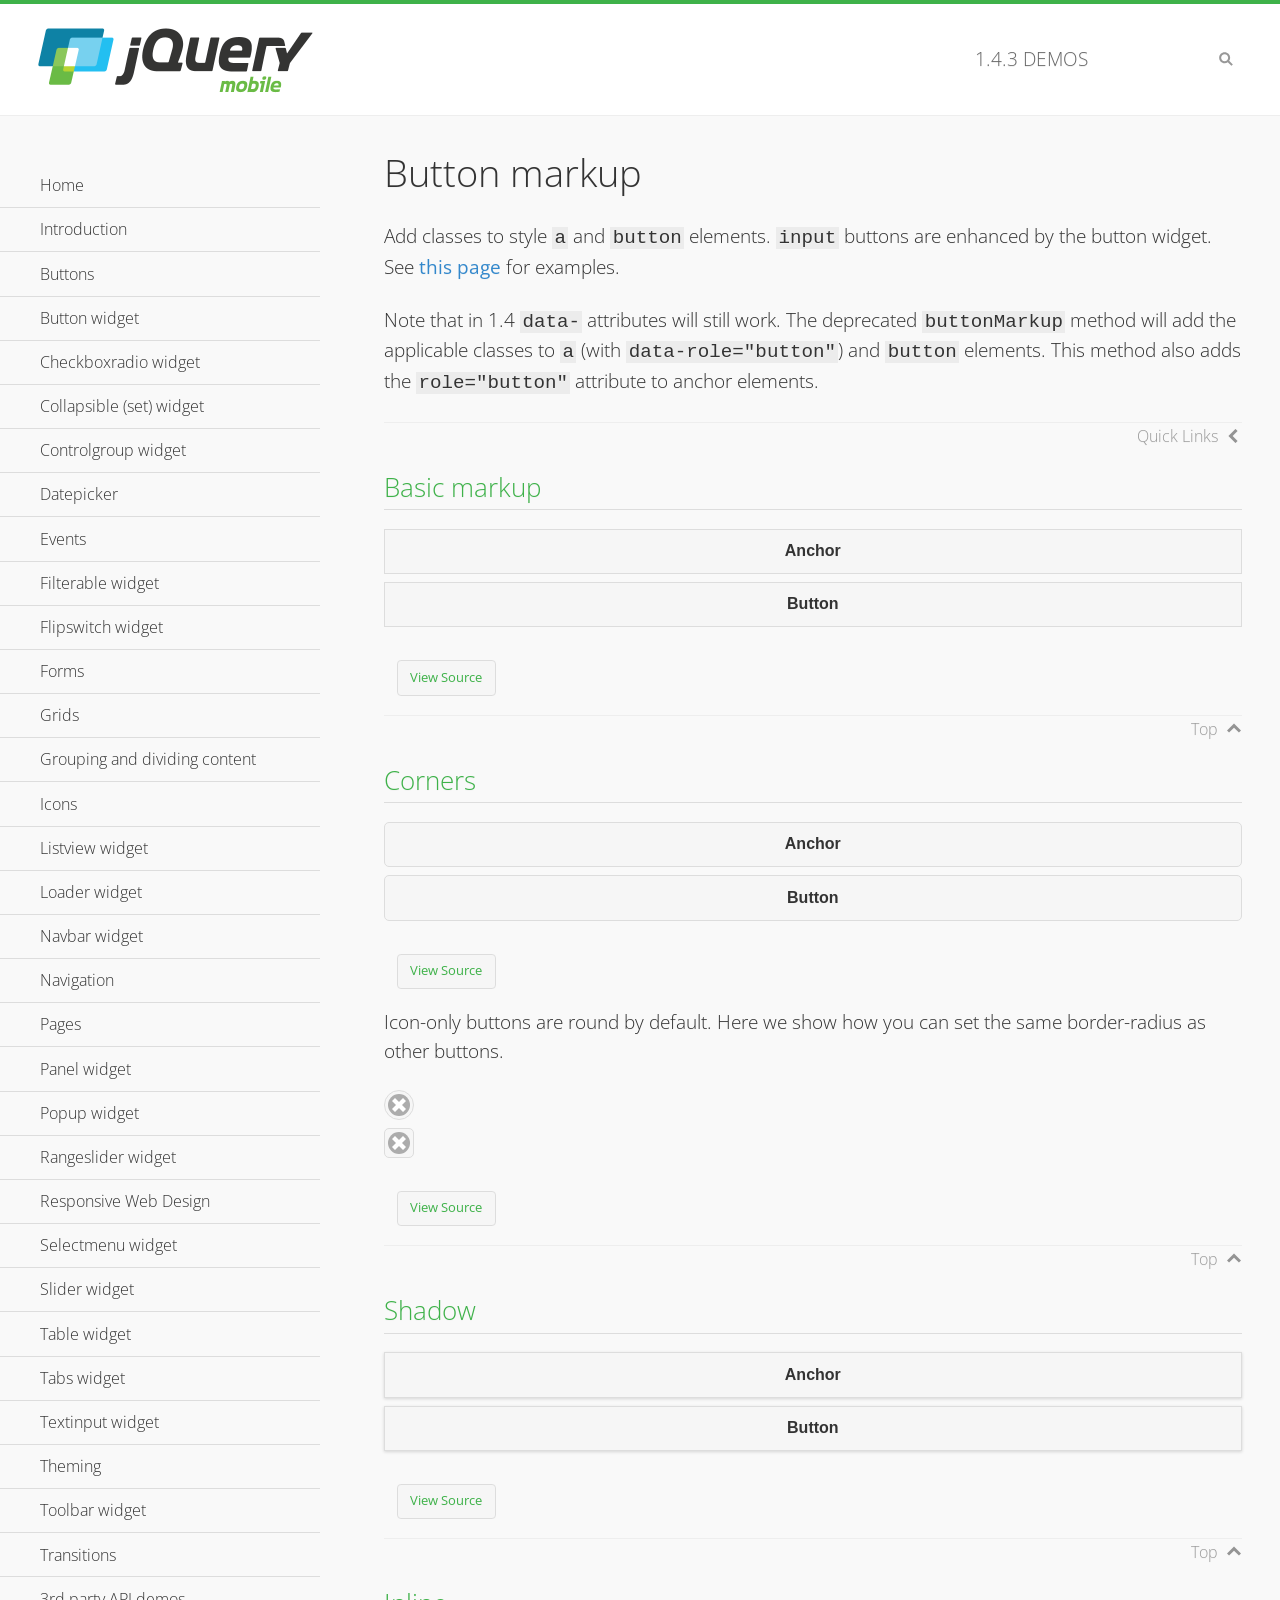
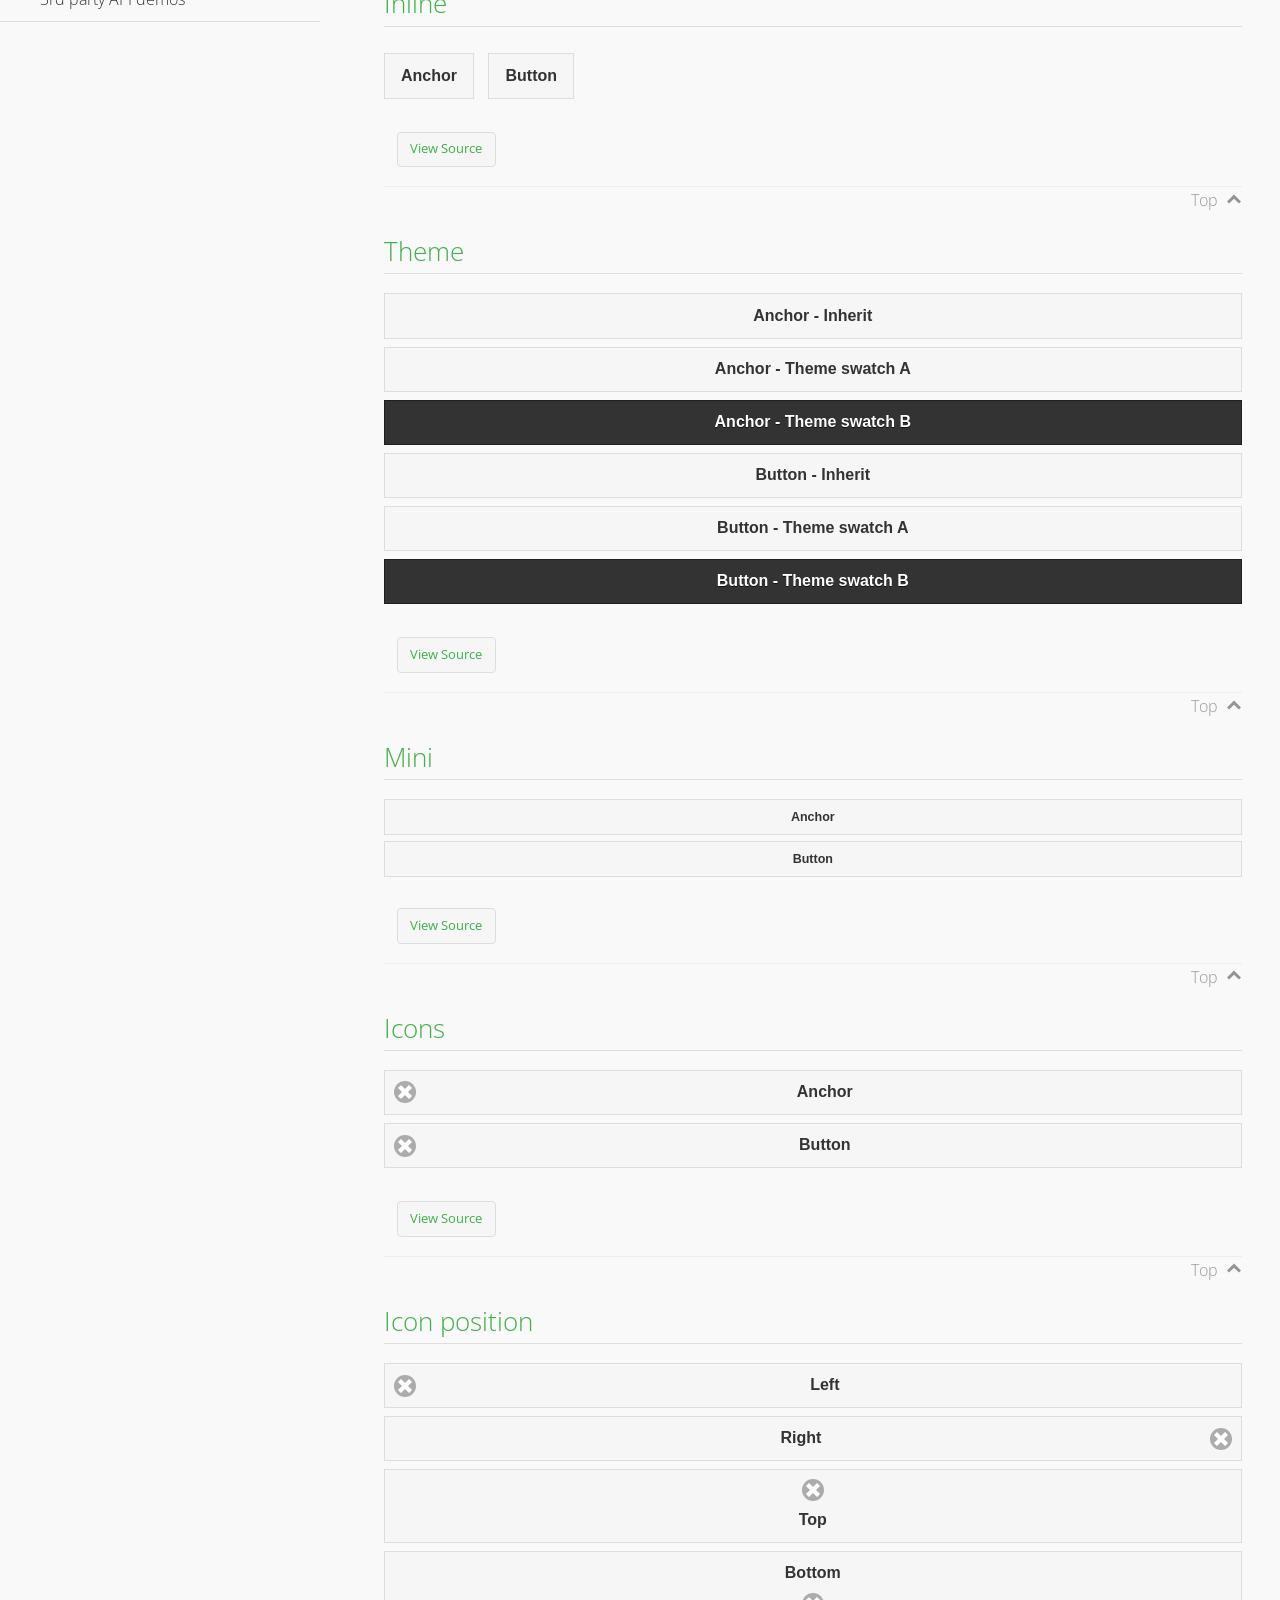
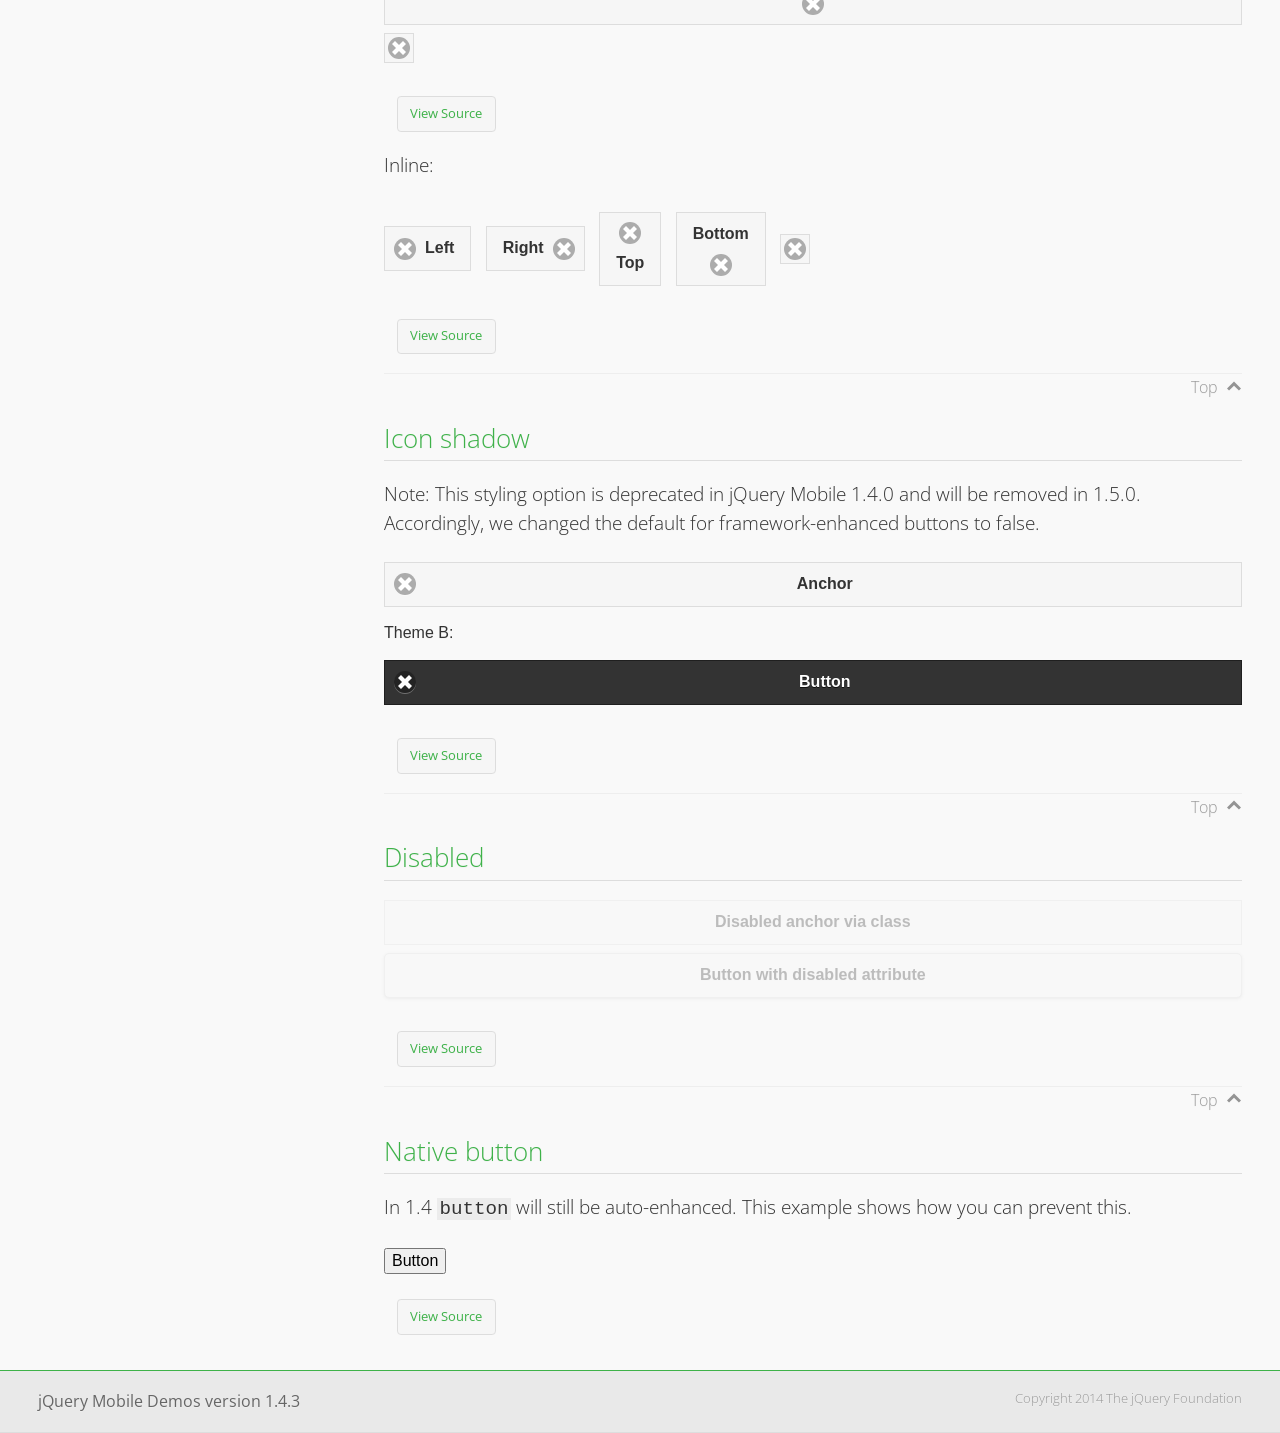
<file: lib/jquery.mobile-1.4.3/demos/button-markup/index.html>
<!DOCTYPE html>
<html>
<head>
	<meta charset="utf-8">
	<meta name="viewport" content="width=device-width, initial-scale=1">
	<title>Button markup - jQuery Mobile Demos</title>
	<link rel="shortcut icon" href="../favicon.ico">
    <link rel="stylesheet" href="http://fonts.googleapis.com/css?family=Open+Sans:300,400,700">
	<link rel="stylesheet" href="../css/themes/default/jquery.mobile-1.4.3.min.css">
	<link rel="stylesheet" href="../_assets/css/jqm-demos.css">
	<script src="../js/jquery.js"></script>
	<script src="../_assets/js/index.js"></script>
	<script src="../js/jquery.mobile-1.4.3.min.js"></script>
	<style>
		#custom-border-radius .ui-btn-icon-notext.ui-corner-all {
			-webkit-border-radius: .3125em;
			border-radius: .3125em;
		}
	</style>
</head>
<body>
<div data-role="page" class="jqm-demos" data-quicklinks="true">

	<div data-role="header" class="jqm-header">
		<h2><a href="../" title="jQuery Mobile Demos home"><img src="../_assets/img/jquery-logo.png" alt="jQuery Mobile"></a></h2>
		<p><span class="jqm-version"></span> Demos</p>
		<a href="#" class="jqm-navmenu-link ui-btn ui-btn-icon-notext ui-corner-all ui-icon-bars ui-nodisc-icon ui-alt-icon ui-btn-left">Menu</a>
		<a href="#" class="jqm-search-link ui-btn ui-btn-icon-notext ui-corner-all ui-icon-search ui-nodisc-icon ui-alt-icon ui-btn-right">Search</a>
	</div><!-- /header -->

	<div role="main" class="ui-content jqm-content">

		<h1>Button markup</h1>

		<p>Add classes to style <code>a</code> and <code>button</code> elements. <code>input</code> buttons are enhanced by the button widget. See <a href="../button/" data-ajax="false">this page</a> for examples.</p>

		<p>Note that in 1.4 <code>data-</code> attributes will still work. The deprecated <code>buttonMarkup</code> method will add the applicable classes to <code>a</code> (with <code>data-role="button"</code>) and <code>button</code> elements. This method also adds the <code>role="button"</code> attribute to anchor elements.</p>

		<h2>Basic markup</h2>

		<div data-demo-html="true">
			<a href="#" class="ui-btn">Anchor</a>
			<button class="ui-btn">Button</button>
		</div><!--/demo-html -->

		<h2>Corners</h2>

		<div data-demo-html="true">
			<a href="#" class="ui-btn ui-corner-all">Anchor</a>
			<button class="ui-btn ui-corner-all">Button</button>
		</div><!--/demo-html -->

		<p>Icon-only buttons are round by default. Here we show how you can set the same border-radius as other buttons.</p>

		<div data-demo-html="true" data-demo-css="true">
			<a href="#" class="ui-btn ui-icon-delete ui-btn-icon-notext ui-corner-all">No text</a>
			<div id="custom-border-radius">
				<a href="#" class="ui-btn ui-icon-delete ui-btn-icon-notext ui-corner-all">No text</a>
			</div>
		</div><!--/demo-html -->

		<h2>Shadow</h2>

		<div data-demo-html="true">
			<a href="#" class="ui-btn ui-shadow">Anchor</a>
			<button class="ui-btn ui-shadow">Button</button>
		</div><!--/demo-html -->

		<h2>Inline</h2>

		<div data-demo-html="true">
			<a href="#" class="ui-btn ui-btn-inline">Anchor</a>
			<button class="ui-btn ui-btn-inline">Button</button>
		</div><!--/demo-html -->

		<h2>Theme</h2>

		<div data-demo-html="true">
			<a href="#" class="ui-btn">Anchor - Inherit</a>
			<a href="#" class="ui-btn ui-btn-a">Anchor - Theme swatch A</a>
			<a href="#" class="ui-btn ui-btn-b">Anchor - Theme swatch B</a>
			<button class="ui-btn">Button - Inherit</button>
			<button class="ui-btn ui-btn-a">Button - Theme swatch A</button>
			<button class="ui-btn ui-btn-b">Button - Theme swatch B</button>
		</div><!--/demo-html -->

		<h2>Mini</h2>

		<div data-demo-html="true">
			<a href="#" class="ui-btn ui-mini">Anchor</a>
			<button class="ui-btn ui-mini">Button</button>
		</div><!--/demo-html -->

		<h2>Icons</h2>

		<div data-demo-html="true">
			<a href="#" class="ui-btn ui-icon-delete ui-btn-icon-left">Anchor</a>
			<button class="ui-btn ui-icon-delete ui-btn-icon-left">Button</button>
		</div><!--/demo-html -->

		<h2>Icon position</h2>

		<div data-demo-html="true">
			<a href="#" class="ui-btn ui-icon-delete ui-btn-icon-left">Left</a>
			<a href="#" class="ui-btn ui-icon-delete ui-btn-icon-right">Right</a>
			<a href="#" class="ui-btn ui-icon-delete ui-btn-icon-top">Top</a>
			<a href="#" class="ui-btn ui-icon-delete ui-btn-icon-bottom">Bottom</a>
			<a href="#" class="ui-btn ui-icon-delete ui-btn-icon-notext">Icon only</a>
		</div><!--/demo-html -->

		<p>Inline:</p>

		<div data-demo-html="true">
			<a href="#" class="ui-btn ui-btn-inline ui-icon-delete ui-btn-icon-left">Left</a>
			<a href="#" class="ui-btn ui-btn-inline ui-icon-delete ui-btn-icon-right">Right</a>
			<a href="#" class="ui-btn ui-btn-inline ui-icon-delete ui-btn-icon-top">Top</a>
			<a href="#" class="ui-btn ui-btn-inline ui-icon-delete ui-btn-icon-bottom">Bottom</a>
			<a href="#" class="ui-btn ui-btn-inline ui-icon-delete ui-btn-icon-notext">Icon only</a>
		</div><!--/demo-html -->

		<h2>Icon shadow</h2>
		<p>Note: This styling option is deprecated in jQuery Mobile 1.4.0 and will be removed in 1.5.0. Accordingly, we changed the default for framework-enhanced buttons to false.</p>

		<div data-demo-html="true">
			<a href="#" class="ui-btn ui-icon-delete ui-btn-icon-left ui-shadow-icon">Anchor</a>
			<p>Theme B:</p>
			<button class="ui-btn ui-icon-delete ui-btn-icon-left ui-shadow-icon ui-btn-b">Button</button>
		</div><!--/demo-html -->

		<h2>Disabled</h2>

		<div data-demo-html="true">
			<a href="#" class="ui-btn ui-state-disabled">Disabled anchor via class</a>
			<button disabled>Button with disabled attribute</button>
		</div><!--/demo-html -->

		<h2>Native button</h2>
		<!-- TODO: Remove this demo in 1.5 -->
		<p>In 1.4 <code>button</code> will still be auto-enhanced. This example shows how you can prevent this.</p>

		<div data-demo-html="true">
			<button data-role="none">Button</button>
		</div><!--/demo-html -->

	</div><!-- /content -->
	    <div data-role="panel" class="jqm-navmenu-panel" data-position="left" data-display="overlay" data-theme="a">
	    	<ul class="jqm-list ui-alt-icon ui-nodisc-icon">
<li data-filtertext="demos homepage" data-icon="home"><a href=".././">Home</a></li>
<li data-filtertext="introduction overview getting started"><a href="../intro/" data-ajax="false">Introduction</a></li>
<li data-filtertext="buttons button markup buttonmarkup method anchor link button element"><a href="../button-markup/" data-ajax="false">Buttons</a></li>
<li data-filtertext="form button widget input button submit reset"><a href="../button/" data-ajax="false">Button widget</a></li>
<li data-role="collapsible" data-enhanced="true" data-collapsed-icon="carat-d" data-expanded-icon="carat-u" data-iconpos="right" data-inset="false" class="ui-collapsible ui-collapsible-themed-content ui-collapsible-collapsed">
	<h3 class="ui-collapsible-heading ui-collapsible-heading-collapsed">
		<a href="#" class="ui-collapsible-heading-toggle ui-btn ui-btn-icon-right ui-btn-inherit ui-icon-carat-d">
		    Checkboxradio widget<span class="ui-collapsible-heading-status"> click to expand contents</span>
		</a>
	</h3>
	<div class="ui-collapsible-content ui-body-inherit ui-collapsible-content-collapsed" aria-hidden="true">
		<ul>
			<li data-filtertext="form checkboxradio widget checkbox input checkboxes controlgroups"><a href="../checkboxradio-checkbox/" data-ajax="false">Checkboxes</a></li>
			<li data-filtertext="form checkboxradio widget radio input radio buttons controlgroups"><a href="../checkboxradio-radio/" data-ajax="false">Radio buttons</a></li>
		</ul>
	</div>
</li>
<li data-role="collapsible" data-enhanced="true" data-collapsed-icon="carat-d" data-expanded-icon="carat-u" data-iconpos="right" data-inset="false" class="ui-collapsible ui-collapsible-themed-content ui-collapsible-collapsed">
	<h3 class="ui-collapsible-heading ui-collapsible-heading-collapsed">
		<a href="#" class="ui-collapsible-heading-toggle ui-btn ui-btn-icon-right ui-btn-inherit ui-icon-carat-d">
			Collapsible (set) widget<span class="ui-collapsible-heading-status"> click to expand contents</span>
		</a>
	</h3>
	<div class="ui-collapsible-content ui-body-inherit ui-collapsible-content-collapsed" aria-hidden="true">
		<ul>
			<li data-filtertext="collapsibles content formatting"><a href="../collapsible/" data-ajax="false">Collapsible</a></li>
			<li data-filtertext="dynamic collapsible set accordion append expand"><a href="../collapsible-dynamic/" data-ajax="false">Dynamic collapsibles</a></li>
			<li data-filtertext="accordions collapsible set widget content formatting grouped collapsibles"><a href="../collapsibleset/" data-ajax="false">Collapsible set</a></li>
		</ul>
	</div>
</li>
<li data-role="collapsible" data-enhanced="true" data-collapsed-icon="carat-d" data-expanded-icon="carat-u" data-iconpos="right" data-inset="false" class="ui-collapsible ui-collapsible-themed-content ui-collapsible-collapsed">
	<h3 class="ui-collapsible-heading ui-collapsible-heading-collapsed">
		<a href="#" class="ui-collapsible-heading-toggle ui-btn ui-btn-icon-right ui-btn-inherit ui-icon-carat-d">
			Controlgroup widget<span class="ui-collapsible-heading-status"> click to expand contents</span>
		</a>
	</h3>
	<div class="ui-collapsible-content ui-body-inherit ui-collapsible-content-collapsed" aria-hidden="true">
		<ul>
			<li data-filtertext="controlgroups selectmenu checkboxradio input grouped buttons horizontal vertical"><a href="../controlgroup/" data-ajax="false">Controlgroup</a></li>
			<li data-filtertext="dynamic controlgroup dynamically add buttons"><a href="../controlgroup-dynamic/" data-ajax="false">Dynamic controlgroups</a></li>
		</ul>
	</div>
</li>
<li data-filtertext="form datepicker widget date input"><a href="../datepicker/" data-ajax="false">Datepicker</a></li>
<li data-role="collapsible" data-enhanced="true" data-collapsed-icon="carat-d" data-expanded-icon="carat-u" data-iconpos="right" data-inset="false" class="ui-collapsible ui-collapsible-themed-content ui-collapsible-collapsed">
	<h3 class="ui-collapsible-heading ui-collapsible-heading-collapsed">
		<a href="#" class="ui-collapsible-heading-toggle ui-btn ui-btn-icon-right ui-btn-inherit ui-icon-carat-d">
			Events<span class="ui-collapsible-heading-status"> click to expand contents</span>
		</a>
	</h3>
	<div class="ui-collapsible-content ui-body-inherit ui-collapsible-content-collapsed" aria-hidden="true">
		<ul>
			<li data-filtertext="swipe to delete list items listviews swipe events"><a href="../swipe-list/" data-ajax="false">Swipe list items</a></li>
			<li data-filtertext="swipe to navigate swipe page navigation swipe events"><a href="../swipe-page/" data-ajax="false">Swipe page navigation</a></li>
		</ul>
	</div>
</li>
<li data-filtertext="filterable filter elements sorting searching listview table"><a href="../filterable/" data-ajax="false">Filterable widget</a></li>
<li data-filtertext="form flipswitch widget flip toggle switch binary select checkbox input"><a href="../flipswitch/" data-ajax="false">Flipswitch widget</a></li>
<li data-role="collapsible" data-enhanced="true" data-collapsed-icon="carat-d" data-expanded-icon="carat-u" data-iconpos="right" data-inset="false" class="ui-collapsible ui-collapsible-themed-content ui-collapsible-collapsed">
	<h3 class="ui-collapsible-heading ui-collapsible-heading-collapsed">
		<a href="#" class="ui-collapsible-heading-toggle ui-btn ui-btn-icon-right ui-btn-inherit ui-icon-carat-d">
			Forms<span class="ui-collapsible-heading-status"> click to expand contents</span>
		</a>
	</h3>
	<div class="ui-collapsible-content ui-body-inherit ui-collapsible-content-collapsed" aria-hidden="true">
		<ul>
			<li data-filtertext="forms text checkbox radio range button submit reset inputs selects textarea slider flipswitch label form elements"><a href="../forms/" data-ajax="false">Forms</a></li>
			<li data-filtertext="form hide labels hidden accessible ui-hidden-accessible forms"><a href="../forms-label-hidden-accessible/" data-ajax="false">Hide labels</a></li>
			<li data-filtertext="form field containers fieldcontain ui-field-contain forms"><a href="../forms-field-contain/" data-ajax="false">Field containers</a></li>
			<li data-filtertext="forms disabled form elements"><a href="../forms-disabled/" data-ajax="false">Forms disabled</a></li>
			<li data-filtertext="forms gallery examples overview forms text checkbox radio range button submit reset inputs selects textarea slider flipswitch label form elements"><a href="../forms-gallery/" data-ajax="false">Forms gallery</a></li>
		</ul>
	</div>
</li>
<li data-role="collapsible" data-enhanced="true" data-collapsed-icon="carat-d" data-expanded-icon="carat-u" data-iconpos="right" data-inset="false" class="ui-collapsible ui-collapsible-themed-content ui-collapsible-collapsed">
	<h3 class="ui-collapsible-heading ui-collapsible-heading-collapsed">
		<a href="#" class="ui-collapsible-heading-toggle ui-btn ui-btn-icon-right ui-btn-inherit ui-icon-carat-d">
			Grids<span class="ui-collapsible-heading-status"> click to expand contents</span>
		</a>
	</h3>
	<div class="ui-collapsible-content ui-body-inherit ui-collapsible-content-collapsed" aria-hidden="true">
		<ul>
			<li data-filtertext="grids columns blocks content formatting rwd responsive css framework"><a href="../grids/" data-ajax="false">Grids</a></li>
			<li data-filtertext="buttons in grids css framework"><a href="../grids-buttons/" data-ajax="false">Buttons in grids</a></li>
			<li data-filtertext="custom responsive grids rwd css framework"><a href="../grids-custom-responsive/" data-ajax="false">Custom responsive grids</a></li>
		</ul>
	</div>
</li>
<li data-filtertext="blocks content formatting sections heading"><a href="../body-bar-classes/" data-ajax="false">Grouping and dividing content</a></li>
<li data-role="collapsible" data-enhanced="true" data-collapsed-icon="carat-d" data-expanded-icon="carat-u" data-iconpos="right" data-inset="false" class="ui-collapsible ui-collapsible-themed-content ui-collapsible-collapsed">
	<h3 class="ui-collapsible-heading ui-collapsible-heading-collapsed">
		<a href="#" class="ui-collapsible-heading-toggle ui-btn ui-btn-icon-right ui-btn-inherit ui-icon-carat-d">
			Icons<span class="ui-collapsible-heading-status"> click to expand contents</span>
		</a>
	</h3>
	<div class="ui-collapsible-content ui-body-inherit ui-collapsible-content-collapsed" aria-hidden="true">
		<ul>
			<li data-filtertext="button icons svg disc alt custom icon position"><a href="../icons/" data-ajax="false">Icons</a></li>
			<li data-filtertext=""><a href="../icons-grunticon/" data-ajax="false">Grunticon loader</a></li>
		</ul>
	</div>
</li>
<li data-role="collapsible" data-enhanced="true" data-collapsed-icon="carat-d" data-expanded-icon="carat-u" data-iconpos="right" data-inset="false" class="ui-collapsible ui-collapsible-themed-content ui-collapsible-collapsed">
	<h3 class="ui-collapsible-heading ui-collapsible-heading-collapsed">
		<a href="#" class="ui-collapsible-heading-toggle ui-btn ui-btn-icon-right ui-btn-inherit ui-icon-carat-d">
			Listview widget<span class="ui-collapsible-heading-status"> click to expand contents</span>
		</a>
	</h3>
	<div class="ui-collapsible-content ui-body-inherit ui-collapsible-content-collapsed" aria-hidden="true">
		<ul>
			<li data-filtertext="listview widget thumbnails icons nested split button collapsible ul ol"><a href="../listview/" data-ajax="false">Listview</a></li>
			<li data-filtertext="autocomplete filterable reveal listview filtertextbeforefilter placeholder"><a href="../listview-autocomplete/" data-ajax="false">Listview autocomplete</a></li>
			<li data-filtertext="autocomplete filterable reveal listview remote data filtertextbeforefilter placeholder"><a href="../listview-autocomplete-remote/" data-ajax="false">Listview autocomplete remote data</a></li>
			<li data-filtertext="autodividers anchor jump scroll linkbars listview lists ul ol"><a href="../listview-autodividers-linkbar/" data-ajax="false">Listview autodividers linkbar</a></li>
			<li data-filtertext="listview autodividers selector autodividersselector lists ul ol"><a href="../listview-autodividers-selector/" data-ajax="false">Listview autodividers selector</a></li>
			<li data-filtertext="listview nested list items"><a href="../listview-nested-lists/" data-ajax="false">Nested Listviews</a></li>
			<li data-filtertext="listview collapsible list items flat"><a href="../listview-collapsible-item-flat/" data-ajax="false">Listview collapsible list items (flat)</a></li>
			<li data-filtertext="listview collapsible list indented"><a href="../listview-collapsible-item-indented/" data-ajax="false">Listview collapsible list items (indented)</a></li>
			<li data-filtertext="grid listview responsive grids responsive listviews lists ul"><a href="../listview-grid/" data-ajax="false">Listview responsive grid</a></li>
		</ul>
	</div>
</li>
<li data-filtertext="loader widget page loading navigation overlay spinner"><a href="../loader/" data-ajax="false">Loader widget</a></li>
<li data-filtertext="navbar widget navmenu toolbars header footer"><a href="../navbar/" data-ajax="false">Navbar widget</a></li>
<li data-role="collapsible" data-enhanced="true" data-collapsed-icon="carat-d" data-expanded-icon="carat-u" data-iconpos="right" data-inset="false" class="ui-collapsible ui-collapsible-themed-content ui-collapsible-collapsed">
	<h3 class="ui-collapsible-heading ui-collapsible-heading-collapsed">
		<a href="#" class="ui-collapsible-heading-toggle ui-btn ui-btn-icon-right ui-btn-inherit ui-icon-carat-d">
			Navigation<span class="ui-collapsible-heading-status"> click to expand contents</span>
		</a>
	</h3>
	<div class="ui-collapsible-content ui-body-inherit ui-collapsible-content-collapsed" aria-hidden="true">
		<ul>
			<li data-filtertext="ajax navigation navigate widget history event method"><a href="../navigation/" data-ajax="false">Navigation</a></li>
			<li data-filtertext="linking pages page links navigation ajax prefetch cache"><a href="../navigation-linking-pages/" data-ajax="false">Linking pages</a></li>
			<!-- <li data-filtertext="php redirect server redirection server-side navigation"><a href="../navigation-php-redirect/" data-ajax="false">PHP redirect demo</a></li>-->
			<li data-filtertext="navigation redirection hash query"><a href="../navigation-hash-processing/" data-ajax="false">Hash processing demo</a></li>
			<li data-filtertext="navigation redirection hash query"><a href="../page-events/" data-ajax="false">Page Navigation Events</a></li>
		</ul>
	</div>
</li>
<li data-role="collapsible" data-enhanced="true" data-collapsed-icon="carat-d" data-expanded-icon="carat-u" data-iconpos="right" data-inset="false" class="ui-collapsible ui-collapsible-themed-content ui-collapsible-collapsed">
	<h3 class="ui-collapsible-heading ui-collapsible-heading-collapsed">
		<a href="#" class="ui-collapsible-heading-toggle ui-btn ui-btn-icon-right ui-btn-inherit ui-icon-carat-d">
			Pages<span class="ui-collapsible-heading-status"> click to expand contents</span>
		</a>
	</h3>
	<div class="ui-collapsible-content ui-body-inherit ui-collapsible-content-collapsed" aria-hidden="true">
		<ul>
			<li data-filtertext="pages page widget ajax navigation"><a href="../pages/" data-ajax="false">Pages</a></li>
			<li data-filtertext="single page"><a href="../pages-single-page/" data-ajax="false">Single page</a></li>
			<li data-filtertext="multipage multi-page page"><a href="../pages-multi-page/" data-ajax="false">Multi-page template</a></li>
			<li data-filtertext="dialog page widget modal popup"><a href="../pages-dialog/" data-ajax="false">Dialog page</a></li>
		</ul>
	</div>
</li>
<li data-role="collapsible" data-enhanced="true" data-collapsed-icon="carat-d" data-expanded-icon="carat-u" data-iconpos="right" data-inset="false" class="ui-collapsible ui-collapsible-themed-content ui-collapsible-collapsed">
	<h3 class="ui-collapsible-heading ui-collapsible-heading-collapsed">
		<a href="#" class="ui-collapsible-heading-toggle ui-btn ui-btn-icon-right ui-btn-inherit ui-icon-carat-d">
			Panel widget<span class="ui-collapsible-heading-status"> click to expand contents</span>
		</a>
	</h3>
	<div class="ui-collapsible-content ui-body-inherit ui-collapsible-content-collapsed" aria-hidden="true">
		<ul>
			<li data-filtertext="panel widget sliding panels reveal push overlay responsive"><a href="../panel/" data-ajax="false">Panel</a></li>
			<li data-filtertext=""><a href="../panel-external/" data-ajax="false">External panels</a></li>
			<li data-filtertext="panel "><a href="../panel-fixed/" data-ajax="false">Fixed panels</a></li>
			<li data-filtertext="panel slide panels sliding panels shadow rwd responsive breakpoint"><a href="../panel-responsive/" data-ajax="false">Panels responsive</a></li>
			<li data-filtertext="panel custom style custom panel width reveal shadow listview panel styling page background wrapper"><a href="../panel-styling/" data-ajax="false">Custom panel style</a></li>
			<li data-filtertext="panel open on swipe"><a href="../panel-swipe-open/" data-ajax="false">Panel open on swipe</a></li>
			<li data-filtertext="panels outside page internal external toolbars"><a href="../panel-external-internal/" data-ajax="false">Panel external and internal</a></li>
		</ul>
	</div>
</li>
<li data-role="collapsible" data-enhanced="true" data-collapsed-icon="carat-d" data-expanded-icon="carat-u" data-iconpos="right" data-inset="false" class="ui-collapsible ui-collapsible-themed-content ui-collapsible-collapsed">
	<h3 class="ui-collapsible-heading ui-collapsible-heading-collapsed">
		<a href="#" class="ui-collapsible-heading-toggle ui-btn ui-btn-icon-right ui-btn-inherit ui-icon-carat-d">
			Popup widget<span class="ui-collapsible-heading-status"> click to expand contents</span>
		</a>
	</h3>
	<div class="ui-collapsible-content ui-body-inherit ui-collapsible-content-collapsed" aria-hidden="true">
		<ul>
			<li data-filtertext="popup widget popups dialog modal transition tooltip lightbox form overlay screen flip pop fade transition"><a href="../popup/" data-ajax="false">Popup</a></li>
			<li data-filtertext="popup alignment position"><a href="../popup-alignment/" data-ajax="false">Popup alignment</a></li>
			<li data-filtertext="popup arrow size popups popover"><a href="../popup-arrow-size/" data-ajax="false">Popup arrow size</a></li>
			<li data-filtertext="dynamic popups popup images lightbox"><a href="../popup-dynamic/" data-ajax="false">Dynamic popups</a></li>
			<li data-filtertext="popups with iframes scaling"><a href="../popup-iframe/" data-ajax="false">Popups with iframes</a></li>
			<li data-filtertext="popup image scaling"><a href="../popup-image-scaling/" data-ajax="false">Popup image scaling</a></li>
			<li data-filtertext="external popup outside multi-page"><a href="../popup-outside-multipage/" data-ajax="false">Popup outside multi-page</a></li>
		</ul>
	</div>
</li>
<li data-filtertext="form rangeslider widget dual sliders dual handle sliders range input"><a href="../rangeslider/" data-ajax="false">Rangeslider widget</a></li>
<li data-filtertext="responsive web design rwd adaptive progressive enhancement PE accessible mobile breakpoints media query media queries"><a href="../rwd/" data-ajax="false">Responsive Web Design</a></li>
<li data-role="collapsible" data-enhanced="true" data-collapsed-icon="carat-d" data-expanded-icon="carat-u" data-iconpos="right" data-inset="false" class="ui-collapsible ui-collapsible-themed-content ui-collapsible-collapsed">
	<h3 class="ui-collapsible-heading ui-collapsible-heading-collapsed">
		<a href="#" class="ui-collapsible-heading-toggle ui-btn ui-btn-icon-right ui-btn-inherit ui-icon-carat-d">
			Selectmenu widget<span class="ui-collapsible-heading-status"> click to expand contents</span>
		</a>
	</h3>
	<div class="ui-collapsible-content ui-body-inherit ui-collapsible-content-collapsed" aria-hidden="true">
		<ul>
			<li data-filtertext="form selectmenu widget select input custom select menu selects"><a href="../selectmenu/" data-ajax="false">Selectmenu</a></li>
			<li data-filtertext="form custom select menu selectmenu widget custom menu option optgroup multiple selects"><a href="../selectmenu-custom/" data-ajax="false">Custom select menu</a></li>
			<li data-filtertext="filterable select filter popup dialog"><a href="../selectmenu-custom-filter/" data-ajax="false">Custom select menu with filter</a></li>
		</ul>
	</div>
</li>
<li data-role="collapsible" data-enhanced="true" data-collapsed-icon="carat-d" data-expanded-icon="carat-u" data-iconpos="right" data-inset="false" class="ui-collapsible ui-collapsible-themed-content ui-collapsible-collapsed">
	<h3 class="ui-collapsible-heading ui-collapsible-heading-collapsed">
		<a href="#" class="ui-collapsible-heading-toggle ui-btn ui-btn-icon-right ui-btn-inherit ui-icon-carat-d">
			Slider widget<span class="ui-collapsible-heading-status"> click to expand contents</span>
		</a>
	</h3>
	<div class="ui-collapsible-content ui-body-inherit ui-collapsible-content-collapsed" aria-hidden="true">
		<ul>
			<li data-filtertext="form slider widget range input single sliders"><a href="../slider/" data-ajax="false">Slider</a></li>
			<li data-filtertext="form slider widget flipswitch slider binary select flip toggle switch"><a href="../slider-flipswitch/" data-ajax="false">Slider flip toggle switch</a></li>
			<li data-filtertext="form slider tooltip handle value input range sliders"><a href="../slider-tooltip/" data-ajax="false">Slider tooltip</a></li>
		</ul>
	</div>
</li>
<li data-role="collapsible" data-enhanced="true" data-collapsed-icon="carat-d" data-expanded-icon="carat-u" data-iconpos="right" data-inset="false" class="ui-collapsible ui-collapsible-themed-content ui-collapsible-collapsed">
	<h3 class="ui-collapsible-heading ui-collapsible-heading-collapsed">
		<a href="#" class="ui-collapsible-heading-toggle ui-btn ui-btn-icon-right ui-btn-inherit ui-icon-carat-d">
			Table widget<span class="ui-collapsible-heading-status"> click to expand contents</span>
		</a>
	</h3>
	<div class="ui-collapsible-content ui-body-inherit ui-collapsible-content-collapsed" aria-hidden="true">
		<ul>
			<li data-filtertext="table widget reflow column toggle th td responsive tables rwd hide show tabular"><a href="../table-column-toggle/" data-ajax="false">Table Column Toggle</a></li>
			<li data-filtertext="table column toggle phone comparison demo"><a href="../table-column-toggle-example/" data-ajax="false">Table Column Toggle demo</a></li>
			<li data-filtertext="responsive tables table column toggle heading groups rwd breakpoint"><a href="../table-column-toggle-heading-groups/" data-ajax="false">Table Column Toggle heading groups</a></li>
			<li data-filtertext="responsive tables table column toggle hide rwd breakpoint customization options"><a href="../table-column-toggle-options/" data-ajax="false">Table Column Toggle options</a></li>
			<li data-filtertext="table reflow th td responsive rwd columns tabular"><a href="../table-reflow/" data-ajax="false">Table Reflow</a></li>
			<li data-filtertext="responsive tables table reflow heading groups rwd breakpoint"><a href="../table-reflow-heading-groups/" data-ajax="false">Table Reflow heading groups</a></li>
			<li data-filtertext="responsive tables table reflow stripes strokes table style"><a href="../table-reflow-stripes-strokes/" data-ajax="false">Table Reflow stripes and strokes</a></li>
			<li data-filtertext="responsive tables table reflow stack custom styles"><a href="../table-reflow-styling/" data-ajax="false">Table Reflow custom styles</a></li>
		</ul>
	</div>
</li>
<li data-filtertext="ui tabs widget"><a href="../tabs/" data-ajax="false">Tabs widget</a></li>
<li data-filtertext="form textinput widget text input textarea number date time tel email file color password"><a href="../textinput/" data-ajax="false">Textinput widget</a></li>
<li data-role="collapsible" data-enhanced="true" data-collapsed-icon="carat-d" data-expanded-icon="carat-u" data-iconpos="right" data-inset="false" class="ui-collapsible ui-collapsible-themed-content ui-collapsible-collapsed">
	<h3 class="ui-collapsible-heading ui-collapsible-heading-collapsed">
		<a href="#" class="ui-collapsible-heading-toggle ui-btn ui-btn-icon-right ui-btn-inherit ui-icon-carat-d">
			Theming<span class="ui-collapsible-heading-status"> click to expand contents</span>
		</a>
	</h3>
	<div class="ui-collapsible-content ui-body-inherit ui-collapsible-content-collapsed" aria-hidden="true">
		<ul>
			<li data-filtertext="default theme swatches theming style css"><a href="../theme-default/" data-ajax="false">Default theme</a></li>
			<li data-filtertext="classic theme old theme swatches theming style css"><a href="../theme-classic/" data-ajax="false">Classic theme</a></li>
		</ul>
	</div>
</li>
<li data-role="collapsible" data-enhanced="true" data-collapsed-icon="carat-d" data-expanded-icon="carat-u" data-iconpos="right" data-inset="false" class="ui-collapsible ui-collapsible-themed-content ui-collapsible-collapsed">
	<h3 class="ui-collapsible-heading ui-collapsible-heading-collapsed">
		<a href="#" class="ui-collapsible-heading-toggle ui-btn ui-btn-icon-right ui-btn-inherit ui-icon-carat-d">
			Toolbar widget<span class="ui-collapsible-heading-status"> click to expand contents</span>
		</a>
	</h3>
	<div class="ui-collapsible-content ui-body-inherit ui-collapsible-content-collapsed" aria-hidden="true">
		<ul>
			<li data-filtertext="toolbar widget header footer toolbars fixed fullscreen external sections"><a href="../toolbar/" data-ajax="false">Toolbar</a></li>
			<li data-filtertext="dynamic toolbars dynamically add toolbar header footer"><a href="../toolbar-dynamic/" data-ajax="false">Dynamic toolbars</a></li>
			<li data-filtertext="external toolbars header footer"><a href="../toolbar-external/" data-ajax="false">External toolbars</a></li>
			<li data-filtertext="fixed toolbars header footer"><a href="../toolbar-fixed/" data-ajax="false">Fixed toolbars</a></li>
			<li data-filtertext="fixed fullscreen toolbars header footer"><a href="../toolbar-fixed-fullscreen/" data-ajax="false">Fullscreen toolbars</a></li>
			<li data-filtertext="external fixed toolbars header footer"><a href="../toolbar-fixed-external/" data-ajax="false">Fixed external toolbars</a></li>
			<li data-filtertext="external persistent toolbars header footer navbar navmenu"><a href="../toolbar-fixed-persistent/" data-ajax="false">Persistent toolbars</a></li>
			<li data-filtertext="external ajax optimized toolbars persistent toolbars header footer navbar"><a href="../toolbar-fixed-persistent-optimized/" data-ajax="false">Ajax optimized toolbars</a></li>
			<li data-filtertext="form in toolbars header footer"><a href="../toolbar-fixed-forms/" data-ajax="false">Form in toolbar</a></li>
		</ul>
	</div>
</li>
<li data-filtertext="page transitions animated pages popup navigation flip slide fade pop"><a href="../transitions/" data-ajax="false">Transitions</a></li>
<li data-role="collapsible" data-enhanced="true" data-collapsed-icon="carat-d" data-expanded-icon="carat-u" data-iconpos="right" data-inset="false" class="ui-collapsible ui-collapsible-themed-content ui-collapsible-collapsed">
	<h3 class="ui-collapsible-heading ui-collapsible-heading-collapsed">
		<a href="#" class="ui-collapsible-heading-toggle ui-btn ui-btn-icon-right ui-btn-inherit ui-icon-carat-d">
			3rd party API demos<span class="ui-collapsible-heading-status"> click to expand contents</span>
		</a>
	</h3>
	<div class="ui-collapsible-content ui-body-inherit ui-collapsible-content-collapsed" aria-hidden="true">
		<ul>
			<li data-filtertext="backbone requirejs navigation router"><a href="../backbone-requirejs/" data-ajax="false">Backbone RequireJS</a></li>
			<li data-filtertext="google maps geolocation demo"><a href="../map-geolocation/" data-ajax="false">Google Maps geolocation</a></li>
			<li data-filtertext="google maps hybrid"><a href="../map-list-toggle/" data-ajax="false">Google Maps list toggle</a></li>
		</ul>
	</div>
</li>



		     </ul>
		</div><!-- /panel -->


	<div data-role="footer" data-position="fixed" data-tap-toggle="false" class="jqm-footer">
		<p>jQuery Mobile Demos version <span class="jqm-version"></span></p>
		<p>Copyright 2014 The jQuery Foundation</p>
	</div><!-- /footer -->
	<!-- TODO: This should become an external panel so we can add input to markup (unique ID) -->
    <div data-role="panel" class="jqm-search-panel" data-position="right" data-display="overlay" data-theme="a">
		<div class="jqm-search">
			<ul class="jqm-list" data-filter-placeholder="Search demos..." data-filter-reveal="true">
<li data-filtertext="demos homepage" data-icon="home"><a href=".././">Home</a></li>
<li data-filtertext="introduction overview getting started"><a href="../intro/" data-ajax="false">Introduction</a></li>
<li data-filtertext="buttons button markup buttonmarkup method anchor link button element"><a href="../button-markup/" data-ajax="false">Buttons</a></li>
<li data-filtertext="form button widget input button submit reset"><a href="../button/" data-ajax="false">Button widget</a></li>
<li data-role="collapsible" data-enhanced="true" data-collapsed-icon="carat-d" data-expanded-icon="carat-u" data-iconpos="right" data-inset="false" class="ui-collapsible ui-collapsible-themed-content ui-collapsible-collapsed">
	<h3 class="ui-collapsible-heading ui-collapsible-heading-collapsed">
		<a href="#" class="ui-collapsible-heading-toggle ui-btn ui-btn-icon-right ui-btn-inherit ui-icon-carat-d">
		    Checkboxradio widget<span class="ui-collapsible-heading-status"> click to expand contents</span>
		</a>
	</h3>
	<div class="ui-collapsible-content ui-body-inherit ui-collapsible-content-collapsed" aria-hidden="true">
		<ul>
			<li data-filtertext="form checkboxradio widget checkbox input checkboxes controlgroups"><a href="../checkboxradio-checkbox/" data-ajax="false">Checkboxes</a></li>
			<li data-filtertext="form checkboxradio widget radio input radio buttons controlgroups"><a href="../checkboxradio-radio/" data-ajax="false">Radio buttons</a></li>
		</ul>
	</div>
</li>
<li data-role="collapsible" data-enhanced="true" data-collapsed-icon="carat-d" data-expanded-icon="carat-u" data-iconpos="right" data-inset="false" class="ui-collapsible ui-collapsible-themed-content ui-collapsible-collapsed">
	<h3 class="ui-collapsible-heading ui-collapsible-heading-collapsed">
		<a href="#" class="ui-collapsible-heading-toggle ui-btn ui-btn-icon-right ui-btn-inherit ui-icon-carat-d">
			Collapsible (set) widget<span class="ui-collapsible-heading-status"> click to expand contents</span>
		</a>
	</h3>
	<div class="ui-collapsible-content ui-body-inherit ui-collapsible-content-collapsed" aria-hidden="true">
		<ul>
			<li data-filtertext="collapsibles content formatting"><a href="../collapsible/" data-ajax="false">Collapsible</a></li>
			<li data-filtertext="dynamic collapsible set accordion append expand"><a href="../collapsible-dynamic/" data-ajax="false">Dynamic collapsibles</a></li>
			<li data-filtertext="accordions collapsible set widget content formatting grouped collapsibles"><a href="../collapsibleset/" data-ajax="false">Collapsible set</a></li>
		</ul>
	</div>
</li>
<li data-role="collapsible" data-enhanced="true" data-collapsed-icon="carat-d" data-expanded-icon="carat-u" data-iconpos="right" data-inset="false" class="ui-collapsible ui-collapsible-themed-content ui-collapsible-collapsed">
	<h3 class="ui-collapsible-heading ui-collapsible-heading-collapsed">
		<a href="#" class="ui-collapsible-heading-toggle ui-btn ui-btn-icon-right ui-btn-inherit ui-icon-carat-d">
			Controlgroup widget<span class="ui-collapsible-heading-status"> click to expand contents</span>
		</a>
	</h3>
	<div class="ui-collapsible-content ui-body-inherit ui-collapsible-content-collapsed" aria-hidden="true">
		<ul>
			<li data-filtertext="controlgroups selectmenu checkboxradio input grouped buttons horizontal vertical"><a href="../controlgroup/" data-ajax="false">Controlgroup</a></li>
			<li data-filtertext="dynamic controlgroup dynamically add buttons"><a href="../controlgroup-dynamic/" data-ajax="false">Dynamic controlgroups</a></li>
		</ul>
	</div>
</li>
<li data-filtertext="form datepicker widget date input"><a href="../datepicker/" data-ajax="false">Datepicker</a></li>
<li data-role="collapsible" data-enhanced="true" data-collapsed-icon="carat-d" data-expanded-icon="carat-u" data-iconpos="right" data-inset="false" class="ui-collapsible ui-collapsible-themed-content ui-collapsible-collapsed">
	<h3 class="ui-collapsible-heading ui-collapsible-heading-collapsed">
		<a href="#" class="ui-collapsible-heading-toggle ui-btn ui-btn-icon-right ui-btn-inherit ui-icon-carat-d">
			Events<span class="ui-collapsible-heading-status"> click to expand contents</span>
		</a>
	</h3>
	<div class="ui-collapsible-content ui-body-inherit ui-collapsible-content-collapsed" aria-hidden="true">
		<ul>
			<li data-filtertext="swipe to delete list items listviews swipe events"><a href="../swipe-list/" data-ajax="false">Swipe list items</a></li>
			<li data-filtertext="swipe to navigate swipe page navigation swipe events"><a href="../swipe-page/" data-ajax="false">Swipe page navigation</a></li>
		</ul>
	</div>
</li>
<li data-filtertext="filterable filter elements sorting searching listview table"><a href="../filterable/" data-ajax="false">Filterable widget</a></li>
<li data-filtertext="form flipswitch widget flip toggle switch binary select checkbox input"><a href="../flipswitch/" data-ajax="false">Flipswitch widget</a></li>
<li data-role="collapsible" data-enhanced="true" data-collapsed-icon="carat-d" data-expanded-icon="carat-u" data-iconpos="right" data-inset="false" class="ui-collapsible ui-collapsible-themed-content ui-collapsible-collapsed">
	<h3 class="ui-collapsible-heading ui-collapsible-heading-collapsed">
		<a href="#" class="ui-collapsible-heading-toggle ui-btn ui-btn-icon-right ui-btn-inherit ui-icon-carat-d">
			Forms<span class="ui-collapsible-heading-status"> click to expand contents</span>
		</a>
	</h3>
	<div class="ui-collapsible-content ui-body-inherit ui-collapsible-content-collapsed" aria-hidden="true">
		<ul>
			<li data-filtertext="forms text checkbox radio range button submit reset inputs selects textarea slider flipswitch label form elements"><a href="../forms/" data-ajax="false">Forms</a></li>
			<li data-filtertext="form hide labels hidden accessible ui-hidden-accessible forms"><a href="../forms-label-hidden-accessible/" data-ajax="false">Hide labels</a></li>
			<li data-filtertext="form field containers fieldcontain ui-field-contain forms"><a href="../forms-field-contain/" data-ajax="false">Field containers</a></li>
			<li data-filtertext="forms disabled form elements"><a href="../forms-disabled/" data-ajax="false">Forms disabled</a></li>
			<li data-filtertext="forms gallery examples overview forms text checkbox radio range button submit reset inputs selects textarea slider flipswitch label form elements"><a href="../forms-gallery/" data-ajax="false">Forms gallery</a></li>
		</ul>
	</div>
</li>
<li data-role="collapsible" data-enhanced="true" data-collapsed-icon="carat-d" data-expanded-icon="carat-u" data-iconpos="right" data-inset="false" class="ui-collapsible ui-collapsible-themed-content ui-collapsible-collapsed">
	<h3 class="ui-collapsible-heading ui-collapsible-heading-collapsed">
		<a href="#" class="ui-collapsible-heading-toggle ui-btn ui-btn-icon-right ui-btn-inherit ui-icon-carat-d">
			Grids<span class="ui-collapsible-heading-status"> click to expand contents</span>
		</a>
	</h3>
	<div class="ui-collapsible-content ui-body-inherit ui-collapsible-content-collapsed" aria-hidden="true">
		<ul>
			<li data-filtertext="grids columns blocks content formatting rwd responsive css framework"><a href="../grids/" data-ajax="false">Grids</a></li>
			<li data-filtertext="buttons in grids css framework"><a href="../grids-buttons/" data-ajax="false">Buttons in grids</a></li>
			<li data-filtertext="custom responsive grids rwd css framework"><a href="../grids-custom-responsive/" data-ajax="false">Custom responsive grids</a></li>
		</ul>
	</div>
</li>
<li data-filtertext="blocks content formatting sections heading"><a href="../body-bar-classes/" data-ajax="false">Grouping and dividing content</a></li>
<li data-role="collapsible" data-enhanced="true" data-collapsed-icon="carat-d" data-expanded-icon="carat-u" data-iconpos="right" data-inset="false" class="ui-collapsible ui-collapsible-themed-content ui-collapsible-collapsed">
	<h3 class="ui-collapsible-heading ui-collapsible-heading-collapsed">
		<a href="#" class="ui-collapsible-heading-toggle ui-btn ui-btn-icon-right ui-btn-inherit ui-icon-carat-d">
			Icons<span class="ui-collapsible-heading-status"> click to expand contents</span>
		</a>
	</h3>
	<div class="ui-collapsible-content ui-body-inherit ui-collapsible-content-collapsed" aria-hidden="true">
		<ul>
			<li data-filtertext="button icons svg disc alt custom icon position"><a href="../icons/" data-ajax="false">Icons</a></li>
			<li data-filtertext=""><a href="../icons-grunticon/" data-ajax="false">Grunticon loader</a></li>
		</ul>
	</div>
</li>
<li data-role="collapsible" data-enhanced="true" data-collapsed-icon="carat-d" data-expanded-icon="carat-u" data-iconpos="right" data-inset="false" class="ui-collapsible ui-collapsible-themed-content ui-collapsible-collapsed">
	<h3 class="ui-collapsible-heading ui-collapsible-heading-collapsed">
		<a href="#" class="ui-collapsible-heading-toggle ui-btn ui-btn-icon-right ui-btn-inherit ui-icon-carat-d">
			Listview widget<span class="ui-collapsible-heading-status"> click to expand contents</span>
		</a>
	</h3>
	<div class="ui-collapsible-content ui-body-inherit ui-collapsible-content-collapsed" aria-hidden="true">
		<ul>
			<li data-filtertext="listview widget thumbnails icons nested split button collapsible ul ol"><a href="../listview/" data-ajax="false">Listview</a></li>
			<li data-filtertext="autocomplete filterable reveal listview filtertextbeforefilter placeholder"><a href="../listview-autocomplete/" data-ajax="false">Listview autocomplete</a></li>
			<li data-filtertext="autocomplete filterable reveal listview remote data filtertextbeforefilter placeholder"><a href="../listview-autocomplete-remote/" data-ajax="false">Listview autocomplete remote data</a></li>
			<li data-filtertext="autodividers anchor jump scroll linkbars listview lists ul ol"><a href="../listview-autodividers-linkbar/" data-ajax="false">Listview autodividers linkbar</a></li>
			<li data-filtertext="listview autodividers selector autodividersselector lists ul ol"><a href="../listview-autodividers-selector/" data-ajax="false">Listview autodividers selector</a></li>
			<li data-filtertext="listview nested list items"><a href="../listview-nested-lists/" data-ajax="false">Nested Listviews</a></li>
			<li data-filtertext="listview collapsible list items flat"><a href="../listview-collapsible-item-flat/" data-ajax="false">Listview collapsible list items (flat)</a></li>
			<li data-filtertext="listview collapsible list indented"><a href="../listview-collapsible-item-indented/" data-ajax="false">Listview collapsible list items (indented)</a></li>
			<li data-filtertext="grid listview responsive grids responsive listviews lists ul"><a href="../listview-grid/" data-ajax="false">Listview responsive grid</a></li>
		</ul>
	</div>
</li>
<li data-filtertext="loader widget page loading navigation overlay spinner"><a href="../loader/" data-ajax="false">Loader widget</a></li>
<li data-filtertext="navbar widget navmenu toolbars header footer"><a href="../navbar/" data-ajax="false">Navbar widget</a></li>
<li data-role="collapsible" data-enhanced="true" data-collapsed-icon="carat-d" data-expanded-icon="carat-u" data-iconpos="right" data-inset="false" class="ui-collapsible ui-collapsible-themed-content ui-collapsible-collapsed">
	<h3 class="ui-collapsible-heading ui-collapsible-heading-collapsed">
		<a href="#" class="ui-collapsible-heading-toggle ui-btn ui-btn-icon-right ui-btn-inherit ui-icon-carat-d">
			Navigation<span class="ui-collapsible-heading-status"> click to expand contents</span>
		</a>
	</h3>
	<div class="ui-collapsible-content ui-body-inherit ui-collapsible-content-collapsed" aria-hidden="true">
		<ul>
			<li data-filtertext="ajax navigation navigate widget history event method"><a href="../navigation/" data-ajax="false">Navigation</a></li>
			<li data-filtertext="linking pages page links navigation ajax prefetch cache"><a href="../navigation-linking-pages/" data-ajax="false">Linking pages</a></li>
			<!-- <li data-filtertext="php redirect server redirection server-side navigation"><a href="../navigation-php-redirect/" data-ajax="false">PHP redirect demo</a></li>-->
			<li data-filtertext="navigation redirection hash query"><a href="../navigation-hash-processing/" data-ajax="false">Hash processing demo</a></li>
			<li data-filtertext="navigation redirection hash query"><a href="../page-events/" data-ajax="false">Page Navigation Events</a></li>
		</ul>
	</div>
</li>
<li data-role="collapsible" data-enhanced="true" data-collapsed-icon="carat-d" data-expanded-icon="carat-u" data-iconpos="right" data-inset="false" class="ui-collapsible ui-collapsible-themed-content ui-collapsible-collapsed">
	<h3 class="ui-collapsible-heading ui-collapsible-heading-collapsed">
		<a href="#" class="ui-collapsible-heading-toggle ui-btn ui-btn-icon-right ui-btn-inherit ui-icon-carat-d">
			Pages<span class="ui-collapsible-heading-status"> click to expand contents</span>
		</a>
	</h3>
	<div class="ui-collapsible-content ui-body-inherit ui-collapsible-content-collapsed" aria-hidden="true">
		<ul>
			<li data-filtertext="pages page widget ajax navigation"><a href="../pages/" data-ajax="false">Pages</a></li>
			<li data-filtertext="single page"><a href="../pages-single-page/" data-ajax="false">Single page</a></li>
			<li data-filtertext="multipage multi-page page"><a href="../pages-multi-page/" data-ajax="false">Multi-page template</a></li>
			<li data-filtertext="dialog page widget modal popup"><a href="../pages-dialog/" data-ajax="false">Dialog page</a></li>
		</ul>
	</div>
</li>
<li data-role="collapsible" data-enhanced="true" data-collapsed-icon="carat-d" data-expanded-icon="carat-u" data-iconpos="right" data-inset="false" class="ui-collapsible ui-collapsible-themed-content ui-collapsible-collapsed">
	<h3 class="ui-collapsible-heading ui-collapsible-heading-collapsed">
		<a href="#" class="ui-collapsible-heading-toggle ui-btn ui-btn-icon-right ui-btn-inherit ui-icon-carat-d">
			Panel widget<span class="ui-collapsible-heading-status"> click to expand contents</span>
		</a>
	</h3>
	<div class="ui-collapsible-content ui-body-inherit ui-collapsible-content-collapsed" aria-hidden="true">
		<ul>
			<li data-filtertext="panel widget sliding panels reveal push overlay responsive"><a href="../panel/" data-ajax="false">Panel</a></li>
			<li data-filtertext=""><a href="../panel-external/" data-ajax="false">External panels</a></li>
			<li data-filtertext="panel "><a href="../panel-fixed/" data-ajax="false">Fixed panels</a></li>
			<li data-filtertext="panel slide panels sliding panels shadow rwd responsive breakpoint"><a href="../panel-responsive/" data-ajax="false">Panels responsive</a></li>
			<li data-filtertext="panel custom style custom panel width reveal shadow listview panel styling page background wrapper"><a href="../panel-styling/" data-ajax="false">Custom panel style</a></li>
			<li data-filtertext="panel open on swipe"><a href="../panel-swipe-open/" data-ajax="false">Panel open on swipe</a></li>
			<li data-filtertext="panels outside page internal external toolbars"><a href="../panel-external-internal/" data-ajax="false">Panel external and internal</a></li>
		</ul>
	</div>
</li>
<li data-role="collapsible" data-enhanced="true" data-collapsed-icon="carat-d" data-expanded-icon="carat-u" data-iconpos="right" data-inset="false" class="ui-collapsible ui-collapsible-themed-content ui-collapsible-collapsed">
	<h3 class="ui-collapsible-heading ui-collapsible-heading-collapsed">
		<a href="#" class="ui-collapsible-heading-toggle ui-btn ui-btn-icon-right ui-btn-inherit ui-icon-carat-d">
			Popup widget<span class="ui-collapsible-heading-status"> click to expand contents</span>
		</a>
	</h3>
	<div class="ui-collapsible-content ui-body-inherit ui-collapsible-content-collapsed" aria-hidden="true">
		<ul>
			<li data-filtertext="popup widget popups dialog modal transition tooltip lightbox form overlay screen flip pop fade transition"><a href="../popup/" data-ajax="false">Popup</a></li>
			<li data-filtertext="popup alignment position"><a href="../popup-alignment/" data-ajax="false">Popup alignment</a></li>
			<li data-filtertext="popup arrow size popups popover"><a href="../popup-arrow-size/" data-ajax="false">Popup arrow size</a></li>
			<li data-filtertext="dynamic popups popup images lightbox"><a href="../popup-dynamic/" data-ajax="false">Dynamic popups</a></li>
			<li data-filtertext="popups with iframes scaling"><a href="../popup-iframe/" data-ajax="false">Popups with iframes</a></li>
			<li data-filtertext="popup image scaling"><a href="../popup-image-scaling/" data-ajax="false">Popup image scaling</a></li>
			<li data-filtertext="external popup outside multi-page"><a href="../popup-outside-multipage/" data-ajax="false">Popup outside multi-page</a></li>
		</ul>
	</div>
</li>
<li data-filtertext="form rangeslider widget dual sliders dual handle sliders range input"><a href="../rangeslider/" data-ajax="false">Rangeslider widget</a></li>
<li data-filtertext="responsive web design rwd adaptive progressive enhancement PE accessible mobile breakpoints media query media queries"><a href="../rwd/" data-ajax="false">Responsive Web Design</a></li>
<li data-role="collapsible" data-enhanced="true" data-collapsed-icon="carat-d" data-expanded-icon="carat-u" data-iconpos="right" data-inset="false" class="ui-collapsible ui-collapsible-themed-content ui-collapsible-collapsed">
	<h3 class="ui-collapsible-heading ui-collapsible-heading-collapsed">
		<a href="#" class="ui-collapsible-heading-toggle ui-btn ui-btn-icon-right ui-btn-inherit ui-icon-carat-d">
			Selectmenu widget<span class="ui-collapsible-heading-status"> click to expand contents</span>
		</a>
	</h3>
	<div class="ui-collapsible-content ui-body-inherit ui-collapsible-content-collapsed" aria-hidden="true">
		<ul>
			<li data-filtertext="form selectmenu widget select input custom select menu selects"><a href="../selectmenu/" data-ajax="false">Selectmenu</a></li>
			<li data-filtertext="form custom select menu selectmenu widget custom menu option optgroup multiple selects"><a href="../selectmenu-custom/" data-ajax="false">Custom select menu</a></li>
			<li data-filtertext="filterable select filter popup dialog"><a href="../selectmenu-custom-filter/" data-ajax="false">Custom select menu with filter</a></li>
		</ul>
	</div>
</li>
<li data-role="collapsible" data-enhanced="true" data-collapsed-icon="carat-d" data-expanded-icon="carat-u" data-iconpos="right" data-inset="false" class="ui-collapsible ui-collapsible-themed-content ui-collapsible-collapsed">
	<h3 class="ui-collapsible-heading ui-collapsible-heading-collapsed">
		<a href="#" class="ui-collapsible-heading-toggle ui-btn ui-btn-icon-right ui-btn-inherit ui-icon-carat-d">
			Slider widget<span class="ui-collapsible-heading-status"> click to expand contents</span>
		</a>
	</h3>
	<div class="ui-collapsible-content ui-body-inherit ui-collapsible-content-collapsed" aria-hidden="true">
		<ul>
			<li data-filtertext="form slider widget range input single sliders"><a href="../slider/" data-ajax="false">Slider</a></li>
			<li data-filtertext="form slider widget flipswitch slider binary select flip toggle switch"><a href="../slider-flipswitch/" data-ajax="false">Slider flip toggle switch</a></li>
			<li data-filtertext="form slider tooltip handle value input range sliders"><a href="../slider-tooltip/" data-ajax="false">Slider tooltip</a></li>
		</ul>
	</div>
</li>
<li data-role="collapsible" data-enhanced="true" data-collapsed-icon="carat-d" data-expanded-icon="carat-u" data-iconpos="right" data-inset="false" class="ui-collapsible ui-collapsible-themed-content ui-collapsible-collapsed">
	<h3 class="ui-collapsible-heading ui-collapsible-heading-collapsed">
		<a href="#" class="ui-collapsible-heading-toggle ui-btn ui-btn-icon-right ui-btn-inherit ui-icon-carat-d">
			Table widget<span class="ui-collapsible-heading-status"> click to expand contents</span>
		</a>
	</h3>
	<div class="ui-collapsible-content ui-body-inherit ui-collapsible-content-collapsed" aria-hidden="true">
		<ul>
			<li data-filtertext="table widget reflow column toggle th td responsive tables rwd hide show tabular"><a href="../table-column-toggle/" data-ajax="false">Table Column Toggle</a></li>
			<li data-filtertext="table column toggle phone comparison demo"><a href="../table-column-toggle-example/" data-ajax="false">Table Column Toggle demo</a></li>
			<li data-filtertext="responsive tables table column toggle heading groups rwd breakpoint"><a href="../table-column-toggle-heading-groups/" data-ajax="false">Table Column Toggle heading groups</a></li>
			<li data-filtertext="responsive tables table column toggle hide rwd breakpoint customization options"><a href="../table-column-toggle-options/" data-ajax="false">Table Column Toggle options</a></li>
			<li data-filtertext="table reflow th td responsive rwd columns tabular"><a href="../table-reflow/" data-ajax="false">Table Reflow</a></li>
			<li data-filtertext="responsive tables table reflow heading groups rwd breakpoint"><a href="../table-reflow-heading-groups/" data-ajax="false">Table Reflow heading groups</a></li>
			<li data-filtertext="responsive tables table reflow stripes strokes table style"><a href="../table-reflow-stripes-strokes/" data-ajax="false">Table Reflow stripes and strokes</a></li>
			<li data-filtertext="responsive tables table reflow stack custom styles"><a href="../table-reflow-styling/" data-ajax="false">Table Reflow custom styles</a></li>
		</ul>
	</div>
</li>
<li data-filtertext="ui tabs widget"><a href="../tabs/" data-ajax="false">Tabs widget</a></li>
<li data-filtertext="form textinput widget text input textarea number date time tel email file color password"><a href="../textinput/" data-ajax="false">Textinput widget</a></li>
<li data-role="collapsible" data-enhanced="true" data-collapsed-icon="carat-d" data-expanded-icon="carat-u" data-iconpos="right" data-inset="false" class="ui-collapsible ui-collapsible-themed-content ui-collapsible-collapsed">
	<h3 class="ui-collapsible-heading ui-collapsible-heading-collapsed">
		<a href="#" class="ui-collapsible-heading-toggle ui-btn ui-btn-icon-right ui-btn-inherit ui-icon-carat-d">
			Theming<span class="ui-collapsible-heading-status"> click to expand contents</span>
		</a>
	</h3>
	<div class="ui-collapsible-content ui-body-inherit ui-collapsible-content-collapsed" aria-hidden="true">
		<ul>
			<li data-filtertext="default theme swatches theming style css"><a href="../theme-default/" data-ajax="false">Default theme</a></li>
			<li data-filtertext="classic theme old theme swatches theming style css"><a href="../theme-classic/" data-ajax="false">Classic theme</a></li>
		</ul>
	</div>
</li>
<li data-role="collapsible" data-enhanced="true" data-collapsed-icon="carat-d" data-expanded-icon="carat-u" data-iconpos="right" data-inset="false" class="ui-collapsible ui-collapsible-themed-content ui-collapsible-collapsed">
	<h3 class="ui-collapsible-heading ui-collapsible-heading-collapsed">
		<a href="#" class="ui-collapsible-heading-toggle ui-btn ui-btn-icon-right ui-btn-inherit ui-icon-carat-d">
			Toolbar widget<span class="ui-collapsible-heading-status"> click to expand contents</span>
		</a>
	</h3>
	<div class="ui-collapsible-content ui-body-inherit ui-collapsible-content-collapsed" aria-hidden="true">
		<ul>
			<li data-filtertext="toolbar widget header footer toolbars fixed fullscreen external sections"><a href="../toolbar/" data-ajax="false">Toolbar</a></li>
			<li data-filtertext="dynamic toolbars dynamically add toolbar header footer"><a href="../toolbar-dynamic/" data-ajax="false">Dynamic toolbars</a></li>
			<li data-filtertext="external toolbars header footer"><a href="../toolbar-external/" data-ajax="false">External toolbars</a></li>
			<li data-filtertext="fixed toolbars header footer"><a href="../toolbar-fixed/" data-ajax="false">Fixed toolbars</a></li>
			<li data-filtertext="fixed fullscreen toolbars header footer"><a href="../toolbar-fixed-fullscreen/" data-ajax="false">Fullscreen toolbars</a></li>
			<li data-filtertext="external fixed toolbars header footer"><a href="../toolbar-fixed-external/" data-ajax="false">Fixed external toolbars</a></li>
			<li data-filtertext="external persistent toolbars header footer navbar navmenu"><a href="../toolbar-fixed-persistent/" data-ajax="false">Persistent toolbars</a></li>
			<li data-filtertext="external ajax optimized toolbars persistent toolbars header footer navbar"><a href="../toolbar-fixed-persistent-optimized/" data-ajax="false">Ajax optimized toolbars</a></li>
			<li data-filtertext="form in toolbars header footer"><a href="../toolbar-fixed-forms/" data-ajax="false">Form in toolbar</a></li>
		</ul>
	</div>
</li>
<li data-filtertext="page transitions animated pages popup navigation flip slide fade pop"><a href="../transitions/" data-ajax="false">Transitions</a></li>
<li data-role="collapsible" data-enhanced="true" data-collapsed-icon="carat-d" data-expanded-icon="carat-u" data-iconpos="right" data-inset="false" class="ui-collapsible ui-collapsible-themed-content ui-collapsible-collapsed">
	<h3 class="ui-collapsible-heading ui-collapsible-heading-collapsed">
		<a href="#" class="ui-collapsible-heading-toggle ui-btn ui-btn-icon-right ui-btn-inherit ui-icon-carat-d">
			3rd party API demos<span class="ui-collapsible-heading-status"> click to expand contents</span>
		</a>
	</h3>
	<div class="ui-collapsible-content ui-body-inherit ui-collapsible-content-collapsed" aria-hidden="true">
		<ul>
			<li data-filtertext="backbone requirejs navigation router"><a href="../backbone-requirejs/" data-ajax="false">Backbone RequireJS</a></li>
			<li data-filtertext="google maps geolocation demo"><a href="../map-geolocation/" data-ajax="false">Google Maps geolocation</a></li>
			<li data-filtertext="google maps hybrid"><a href="../map-list-toggle/" data-ajax="false">Google Maps list toggle</a></li>
		</ul>
	</div>
</li>



			</ul>
		</div>
	</div><!-- /panel -->


</div><!-- /page -->

</body>
</html>
</file>
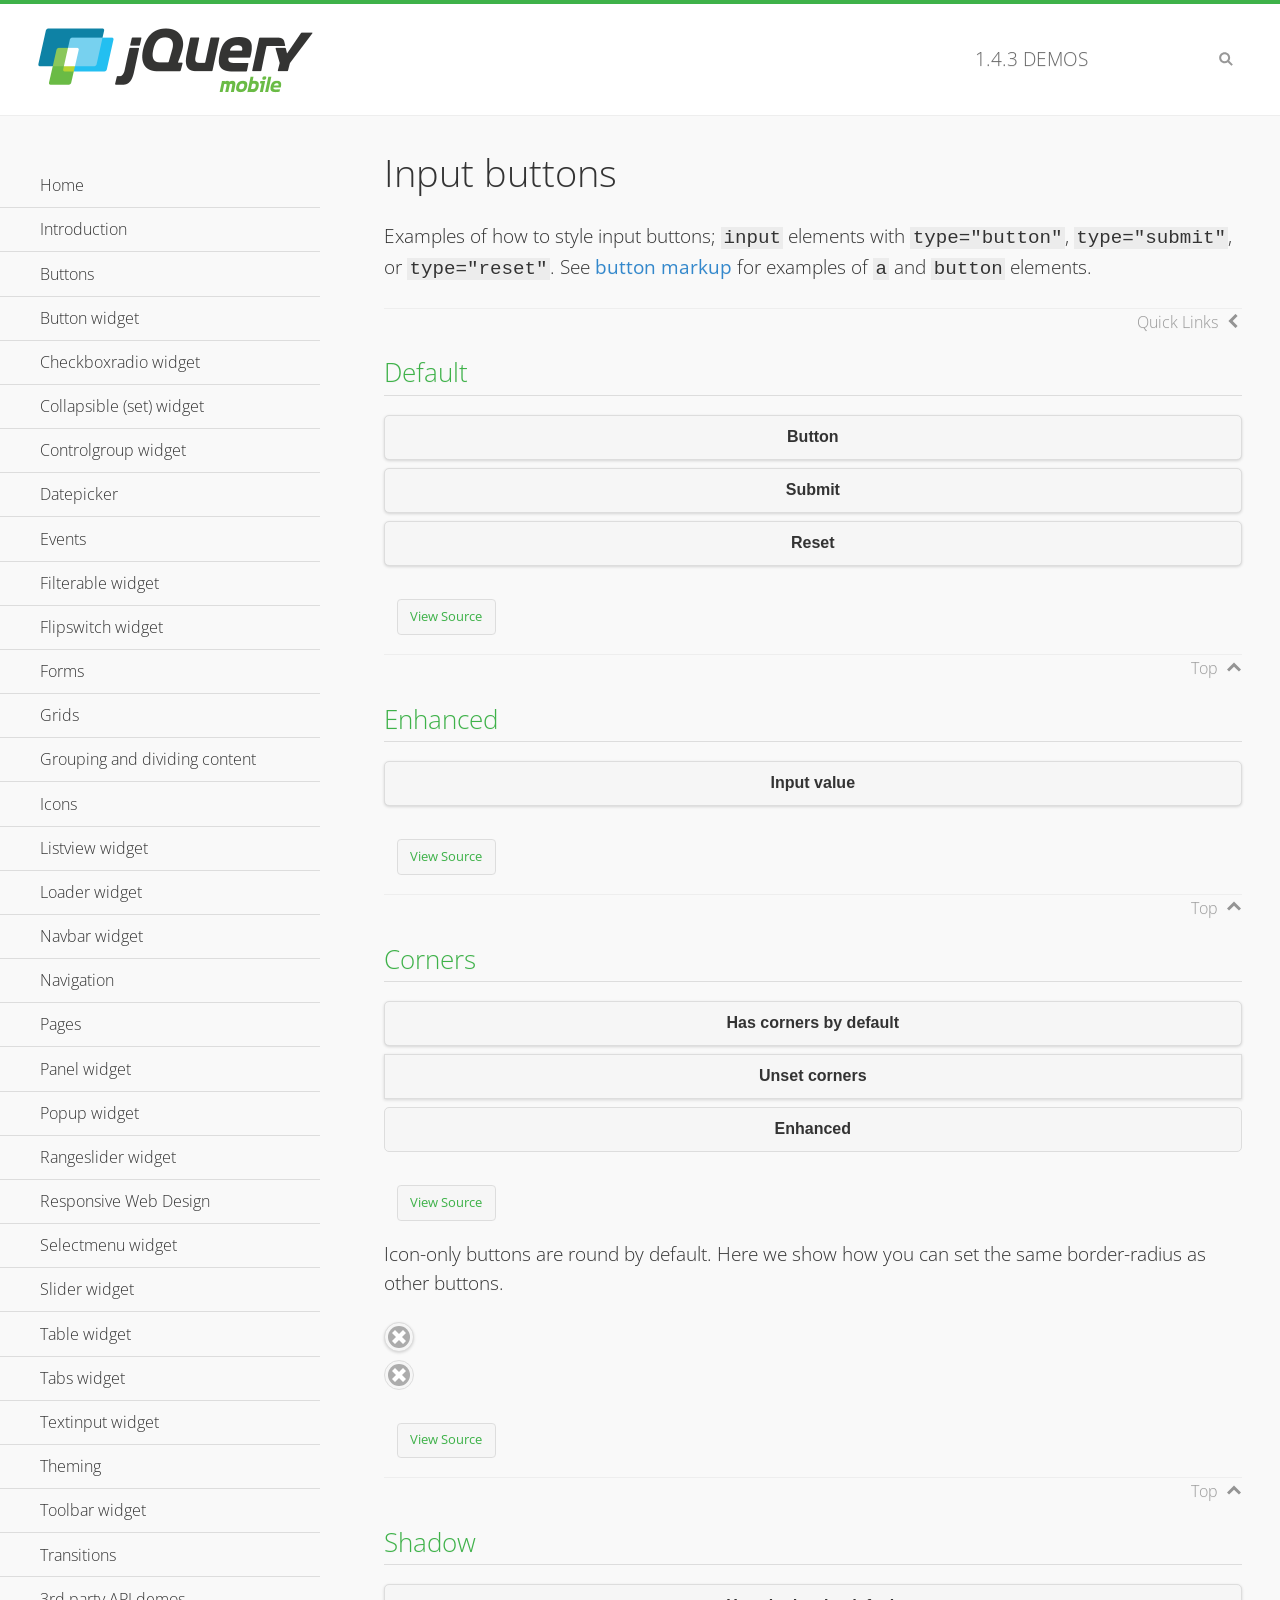
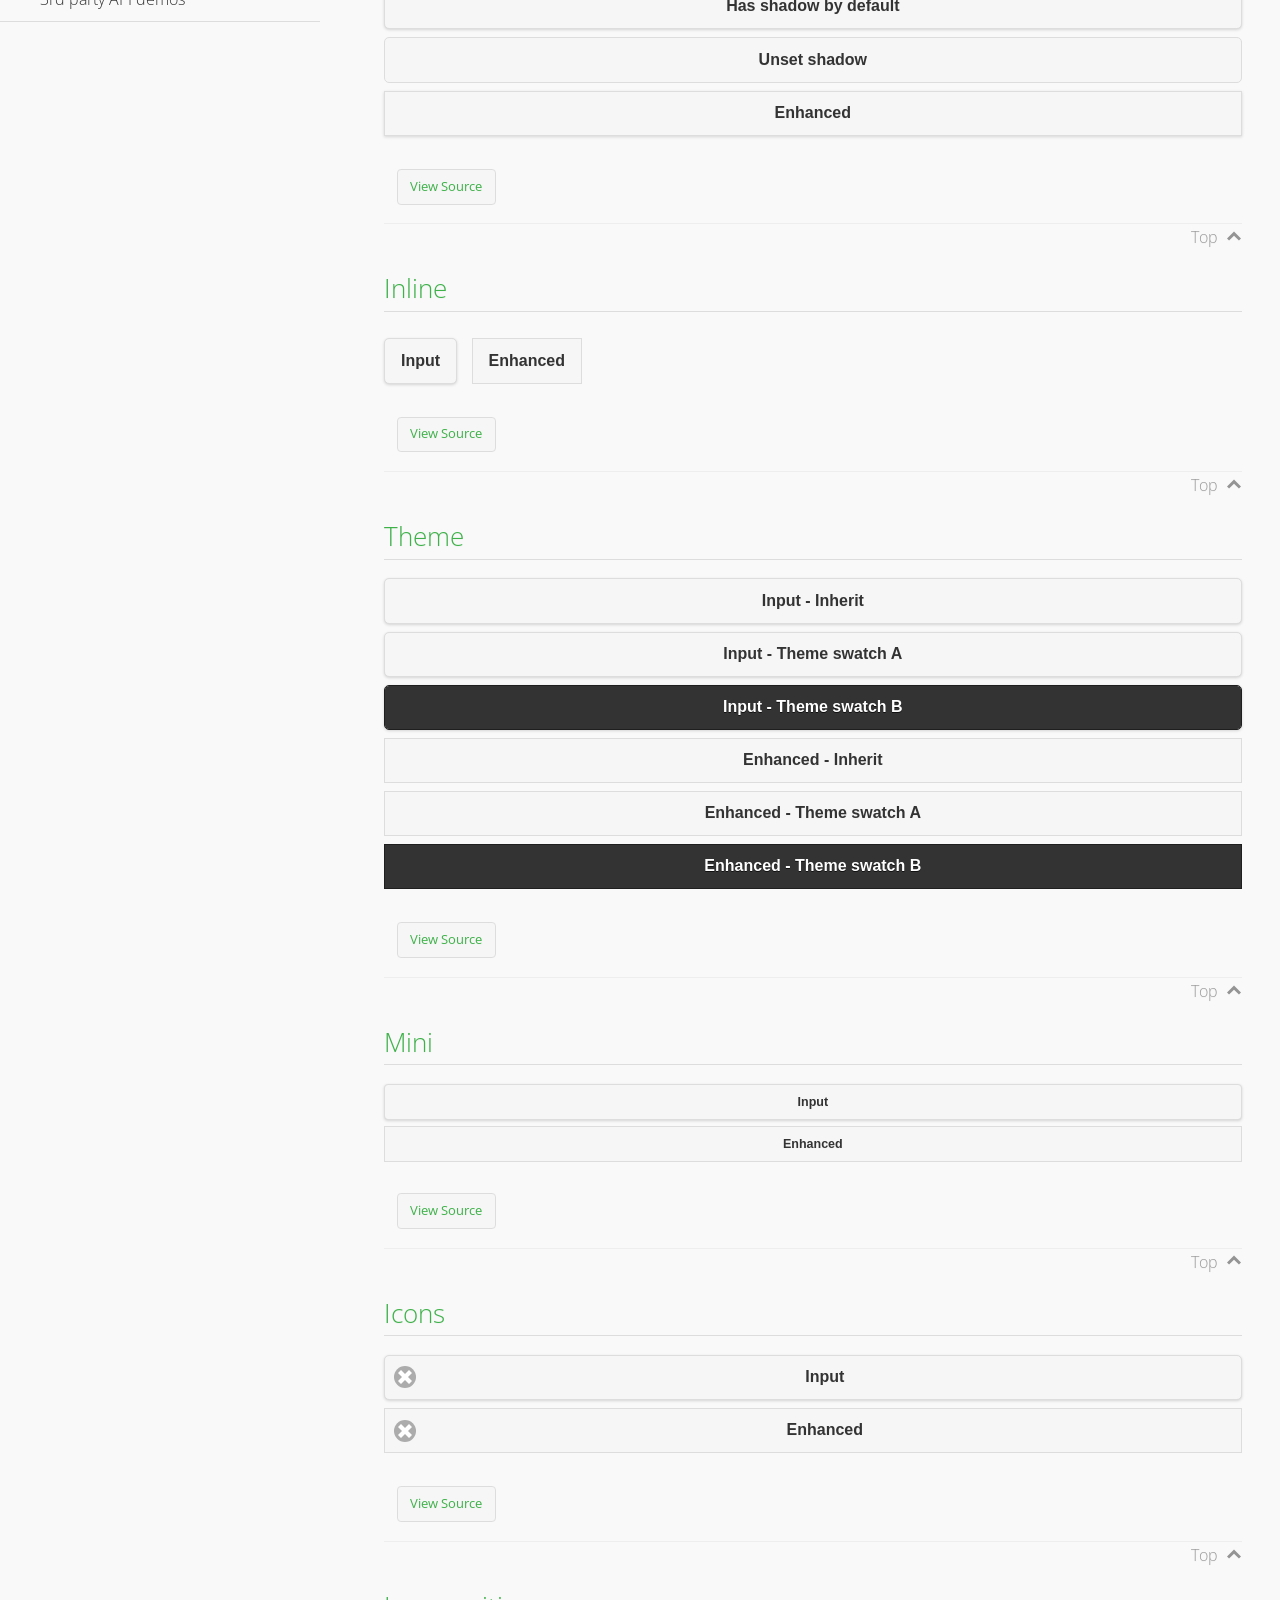
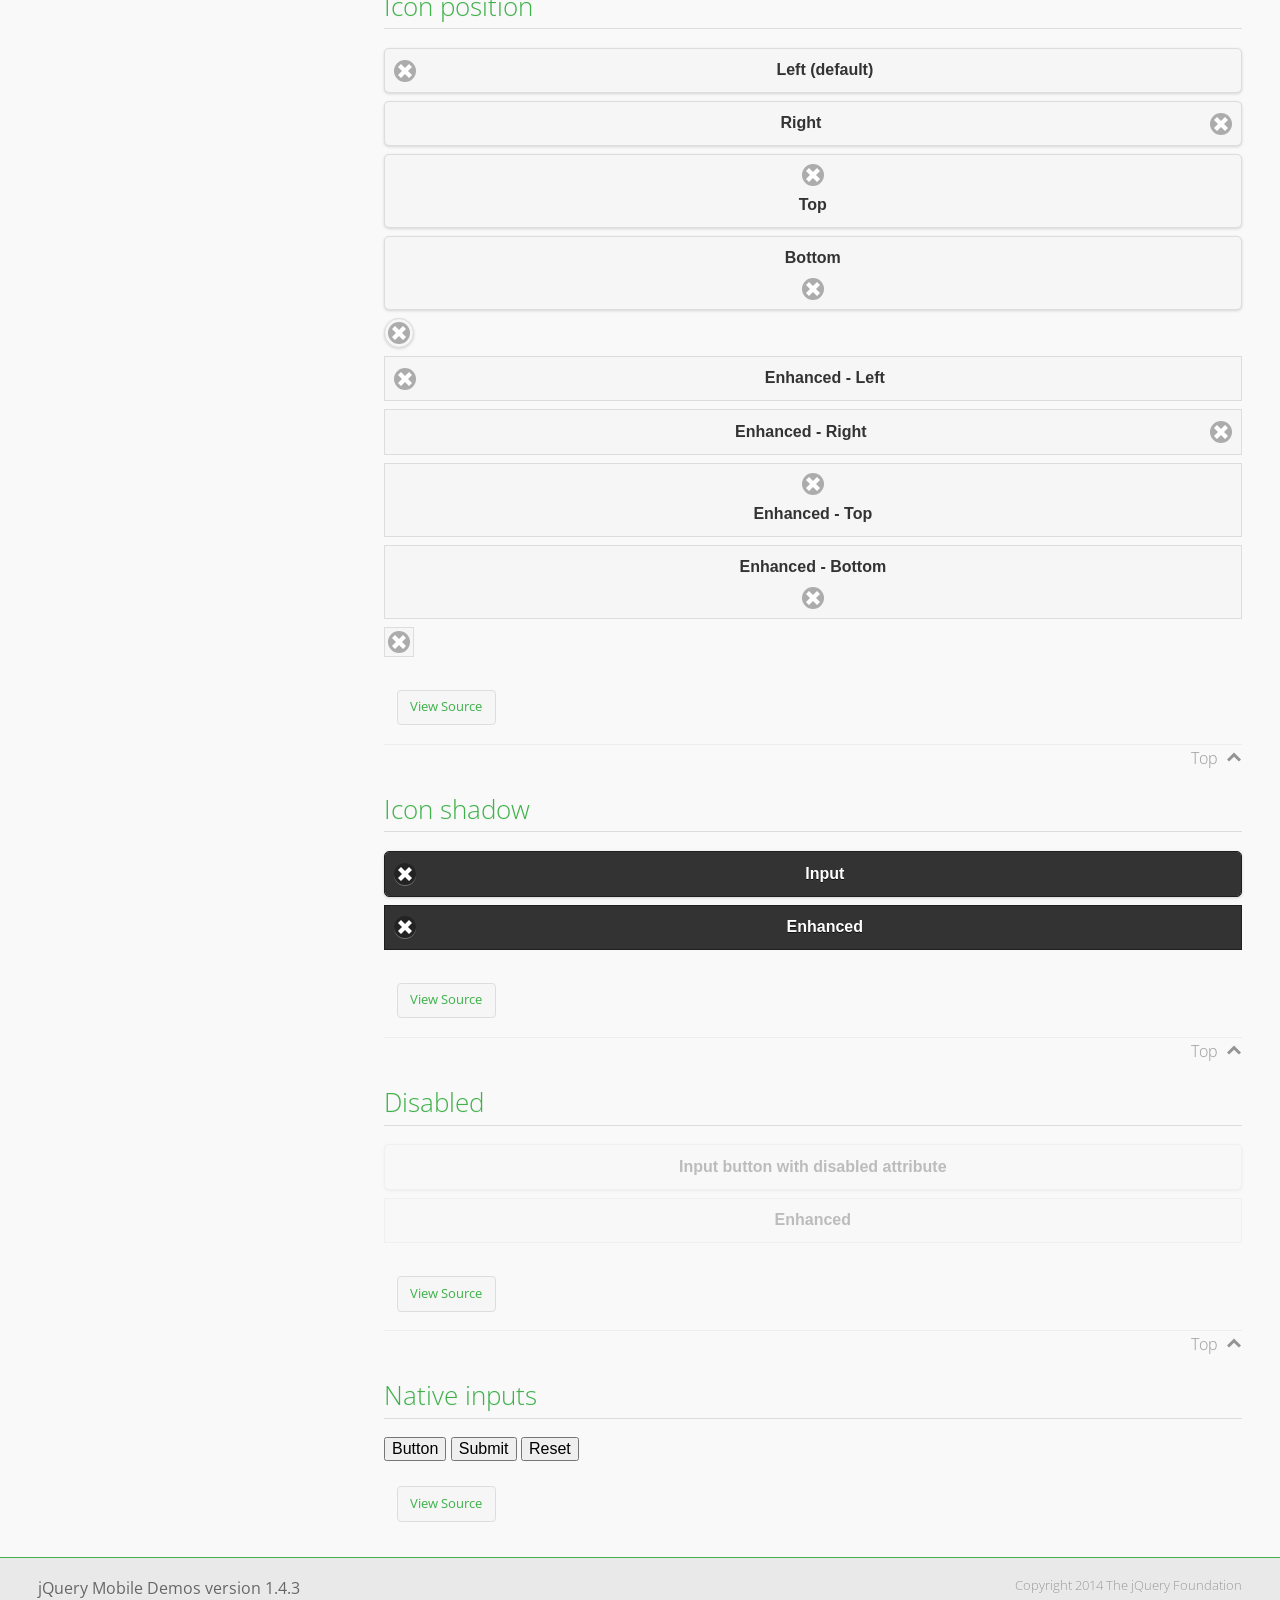
<file: lib/jquery.mobile-1.4.3/demos/button/index.html>
<!DOCTYPE html>
<html>
<head>
	<meta charset="utf-8">
	<meta name="viewport" content="width=device-width, initial-scale=1">
	<title>Input buttons - jQuery Mobile Demos</title>
	<link rel="shortcut icon" href="../favicon.ico">
    <link rel="stylesheet" href="http://fonts.googleapis.com/css?family=Open+Sans:300,400,700">
	<link rel="stylesheet" href="../css/themes/default/jquery.mobile-1.4.3.min.css">
	<link rel="stylesheet" href="../_assets/css/jqm-demos.css">
	<script src="../js/jquery.js"></script>
	<script src="../_assets/js/index.js"></script>
	<script src="../js/jquery.mobile-1.4.3.min.js"></script>
</head>
<body>
<div data-role="page" class="jqm-demos" data-quicklinks="true">

	<div data-role="header" class="jqm-header">
		<h2><a href="../" title="jQuery Mobile Demos home"><img src="../_assets/img/jquery-logo.png" alt="jQuery Mobile"></a></h2>
		<p><span class="jqm-version"></span> Demos</p>
		<a href="#" class="jqm-navmenu-link ui-btn ui-btn-icon-notext ui-corner-all ui-icon-bars ui-nodisc-icon ui-alt-icon ui-btn-left">Menu</a>
		<a href="#" class="jqm-search-link ui-btn ui-btn-icon-notext ui-corner-all ui-icon-search ui-nodisc-icon ui-alt-icon ui-btn-right">Search</a>
	</div><!-- /header -->

	<div role="main" class="ui-content jqm-content">

		<h1>Input buttons</h1>

		<p>Examples of how to style input buttons; <code>input</code> elements with <code>type="button"</code>, <code>type="submit"</code>, or <code>type="reset"</code>. See <a href="../button-markup/">button markup</a> for examples of <code>a</code> and <code>button</code> elements.</p>

		<h2>Default</h2>

		<div data-demo-html="true">
			<form>
				<input type="button" value="Button">
				<input type="submit" value="Submit">
				<input type="reset" value="Reset">
			</form>
		</div><!--/demo-html -->

		<h2>Enhanced</h2>

		<div data-demo-html="true">
			<form>
				<div class="ui-input-btn ui-btn ui-corner-all ui-shadow">
					Input value
					<input type="button" data-enhanced="true" value="Input value">
				</div>
			</form>
		</div><!--/demo-html -->

		<h2>Corners</h2>

		<div data-demo-html="true">
			<form>
				<input type="button" value="Has corners by default">
				<input type="button" data-corners="false" value="Unset corners">
				<div class="ui-input-btn ui-btn ui-corner-all">
					Enhanced
					<input type="button" data-enhanced="true" value="Enhanced">
				</div>
			</form>
		</div><!--/demo-html -->

		<p>Icon-only buttons are round by default. Here we show how you can set the same border-radius as other buttons.</p>

		<div data-demo-html="true" data-demo-css="true">
			<form>
				<input type="button" data-icon="delete" data-iconpos="notext" value="Icon only">
				<div id="custom-border-radius">
					<div class="ui-input-btn ui-btn ui-icon-delete ui-btn-icon-notext ui-corner-all">
						Enhanced - Icon only
						<input type="button" data-enhanced="true" value="Enhanced - Icon only">
					</div>
				</div>
			</form>
		</div><!--/demo-html -->

		<h2>Shadow</h2>

		<div data-demo-html="true">
			<form>
				<input type="button" value="Has shadow by default">
				<input type="button" data-shadow="false" value="Unset shadow">
				<div class="ui-input-btn ui-btn ui-shadow">
					Enhanced
					<input type="button" data-enhanced="true" value="Enhanced">
				</div>
			</form>
		</div><!--/demo-html -->

		<h2>Inline</h2>

		<div data-demo-html="true">
			<form>
				<input type="button" data-inline="true" value="Input">
				<div class="ui-input-btn ui-btn ui-btn-inline">
					Enhanced
					<input type="button" data-enhanced="true" value="Enhanced">
				</div>
			</form>
		</div><!--/demo-html -->

		<h2>Theme</h2>

		<div data-demo-html="true">
			<form>
				<input type="button" value="Input - Inherit">
				<input type="button" data-theme="a" value="Input - Theme swatch A">
				<input type="button" data-theme="b" value="Input - Theme swatch B">
				<div class="ui-input-btn ui-btn">
					Enhanced - Inherit
					<input type="button" data-enhanced="true" value="Enhanced - Inherit">
				</div>
				<div class="ui-input-btn ui-btn ui-btn-a">
					Enhanced - Theme swatch A
					<input type="button" data-enhanced="true" value="Enhanced - Theme swatch A">
				</div>
				<div class="ui-input-btn ui-btn ui-btn-b">
					Enhanced - Theme swatch B
					<input type="button" data-enhanced="true" value="Enhanced - Theme swatch B">
				</div>
			</form>
		</div><!--/demo-html -->

		<h2>Mini</h2>

		<div data-demo-html="true">
			<form>
				<input type="button" data-mini="true" value="Input">
				<div class="ui-input-btn ui-btn ui-mini">
					Enhanced
					<input type="button" data-enhanced="true" value="Enhanced">
				</div>
			</form>
		</div><!--/demo-html -->

		<h2>Icons</h2>

		<div data-demo-html="true">
			<form>
				<input type="button" data-icon="delete" value="Input">
				<div class="ui-input-btn ui-btn ui-icon-delete ui-btn-icon-left">
					Enhanced
					<input type="button" data-enhanced="true" value="Enhanced">
				</div>
			</form>
		</div><!--/demo-html -->

		<h2>Icon position</h2>

		<div data-demo-html="true">
			<form>
				<input type="button" data-icon="delete" value="Left (default)">
				<input type="button" data-icon="delete" data-iconpos="right" value="Right">
				<input type="button" data-icon="delete" data-iconpos="top" value="Top">
				<input type="button" data-icon="delete" data-iconpos="bottom" value="Bottom">
				<input type="button" data-icon="delete" data-iconpos="notext" value="Icon only">
				<div class="ui-input-btn ui-btn ui-icon-delete ui-btn-icon-left">
					Enhanced - Left
					<input type="button" data-enhanced="true" value="Enhanced - Left">
				</div>
				<div class="ui-input-btn ui-btn ui-icon-delete ui-btn-icon-right">
					Enhanced - Right
					<input type="button" data-enhanced="true" value="Enhanced - Right">
				</div>
				<div class="ui-input-btn ui-btn ui-icon-delete ui-btn-icon-top">
					Enhanced - Top
					<input type="button" data-enhanced="true" value="Enhanced - Top">
				</div>
				<div class="ui-input-btn ui-btn ui-icon-delete ui-btn-icon-bottom">
					Enhanced - Bottom
					<input type="button" data-enhanced="true" value="Enhanced - Bottom">
				</div>
				<div class="ui-input-btn ui-btn ui-icon-delete ui-btn-icon-notext">
					Enhanced - Icon only
					<input type="button" data-enhanced="true" value="Enhanced - Icon only">
				</div>
			</form>
		</div><!--/demo-html -->

		<h2>Icon shadow</h2>

		<div data-demo-html="true">
			<form>
				<input type="button" data-theme="b" data-icon="delete" data-iconshadow="true" value="Input">
				<div class="ui-input-btn ui-btn ui-btn-b ui-icon-delete ui-btn-icon-left ui-shadow-icon">
					Enhanced
					<input type="button" data-enhanced="true" value="Enhanced">
				</div>
			</form>
		</div><!--/demo-html -->

		<h2>Disabled</h2>

		<div data-demo-html="true">
			<form>
				<input type="button" disabled value="Input button with disabled attribute">
				<div class="ui-input-btn ui-btn ui-state-disabled">
					Enhanced
					<input type="button" disabled data-enhanced="true" value="Enhanced">
				</div>
			</form>
		</div><!--/demo-html -->

		<h2>Native inputs</h2>

		<div data-demo-html="true">
			<form>
				<input type="button" data-role="none" value="Button">
				<input type="submit" data-role="none" value="Submit">
				<input type="reset" data-role="none" value="Reset">
			</form>
		</div><!--/demo-html -->

	</div><!-- /content -->
	    <div data-role="panel" class="jqm-navmenu-panel" data-position="left" data-display="overlay" data-theme="a">
	    	<ul class="jqm-list ui-alt-icon ui-nodisc-icon">
<li data-filtertext="demos homepage" data-icon="home"><a href=".././">Home</a></li>
<li data-filtertext="introduction overview getting started"><a href="../intro/" data-ajax="false">Introduction</a></li>
<li data-filtertext="buttons button markup buttonmarkup method anchor link button element"><a href="../button-markup/" data-ajax="false">Buttons</a></li>
<li data-filtertext="form button widget input button submit reset"><a href="../button/" data-ajax="false">Button widget</a></li>
<li data-role="collapsible" data-enhanced="true" data-collapsed-icon="carat-d" data-expanded-icon="carat-u" data-iconpos="right" data-inset="false" class="ui-collapsible ui-collapsible-themed-content ui-collapsible-collapsed">
	<h3 class="ui-collapsible-heading ui-collapsible-heading-collapsed">
		<a href="#" class="ui-collapsible-heading-toggle ui-btn ui-btn-icon-right ui-btn-inherit ui-icon-carat-d">
		    Checkboxradio widget<span class="ui-collapsible-heading-status"> click to expand contents</span>
		</a>
	</h3>
	<div class="ui-collapsible-content ui-body-inherit ui-collapsible-content-collapsed" aria-hidden="true">
		<ul>
			<li data-filtertext="form checkboxradio widget checkbox input checkboxes controlgroups"><a href="../checkboxradio-checkbox/" data-ajax="false">Checkboxes</a></li>
			<li data-filtertext="form checkboxradio widget radio input radio buttons controlgroups"><a href="../checkboxradio-radio/" data-ajax="false">Radio buttons</a></li>
		</ul>
	</div>
</li>
<li data-role="collapsible" data-enhanced="true" data-collapsed-icon="carat-d" data-expanded-icon="carat-u" data-iconpos="right" data-inset="false" class="ui-collapsible ui-collapsible-themed-content ui-collapsible-collapsed">
	<h3 class="ui-collapsible-heading ui-collapsible-heading-collapsed">
		<a href="#" class="ui-collapsible-heading-toggle ui-btn ui-btn-icon-right ui-btn-inherit ui-icon-carat-d">
			Collapsible (set) widget<span class="ui-collapsible-heading-status"> click to expand contents</span>
		</a>
	</h3>
	<div class="ui-collapsible-content ui-body-inherit ui-collapsible-content-collapsed" aria-hidden="true">
		<ul>
			<li data-filtertext="collapsibles content formatting"><a href="../collapsible/" data-ajax="false">Collapsible</a></li>
			<li data-filtertext="dynamic collapsible set accordion append expand"><a href="../collapsible-dynamic/" data-ajax="false">Dynamic collapsibles</a></li>
			<li data-filtertext="accordions collapsible set widget content formatting grouped collapsibles"><a href="../collapsibleset/" data-ajax="false">Collapsible set</a></li>
		</ul>
	</div>
</li>
<li data-role="collapsible" data-enhanced="true" data-collapsed-icon="carat-d" data-expanded-icon="carat-u" data-iconpos="right" data-inset="false" class="ui-collapsible ui-collapsible-themed-content ui-collapsible-collapsed">
	<h3 class="ui-collapsible-heading ui-collapsible-heading-collapsed">
		<a href="#" class="ui-collapsible-heading-toggle ui-btn ui-btn-icon-right ui-btn-inherit ui-icon-carat-d">
			Controlgroup widget<span class="ui-collapsible-heading-status"> click to expand contents</span>
		</a>
	</h3>
	<div class="ui-collapsible-content ui-body-inherit ui-collapsible-content-collapsed" aria-hidden="true">
		<ul>
			<li data-filtertext="controlgroups selectmenu checkboxradio input grouped buttons horizontal vertical"><a href="../controlgroup/" data-ajax="false">Controlgroup</a></li>
			<li data-filtertext="dynamic controlgroup dynamically add buttons"><a href="../controlgroup-dynamic/" data-ajax="false">Dynamic controlgroups</a></li>
		</ul>
	</div>
</li>
<li data-filtertext="form datepicker widget date input"><a href="../datepicker/" data-ajax="false">Datepicker</a></li>
<li data-role="collapsible" data-enhanced="true" data-collapsed-icon="carat-d" data-expanded-icon="carat-u" data-iconpos="right" data-inset="false" class="ui-collapsible ui-collapsible-themed-content ui-collapsible-collapsed">
	<h3 class="ui-collapsible-heading ui-collapsible-heading-collapsed">
		<a href="#" class="ui-collapsible-heading-toggle ui-btn ui-btn-icon-right ui-btn-inherit ui-icon-carat-d">
			Events<span class="ui-collapsible-heading-status"> click to expand contents</span>
		</a>
	</h3>
	<div class="ui-collapsible-content ui-body-inherit ui-collapsible-content-collapsed" aria-hidden="true">
		<ul>
			<li data-filtertext="swipe to delete list items listviews swipe events"><a href="../swipe-list/" data-ajax="false">Swipe list items</a></li>
			<li data-filtertext="swipe to navigate swipe page navigation swipe events"><a href="../swipe-page/" data-ajax="false">Swipe page navigation</a></li>
		</ul>
	</div>
</li>
<li data-filtertext="filterable filter elements sorting searching listview table"><a href="../filterable/" data-ajax="false">Filterable widget</a></li>
<li data-filtertext="form flipswitch widget flip toggle switch binary select checkbox input"><a href="../flipswitch/" data-ajax="false">Flipswitch widget</a></li>
<li data-role="collapsible" data-enhanced="true" data-collapsed-icon="carat-d" data-expanded-icon="carat-u" data-iconpos="right" data-inset="false" class="ui-collapsible ui-collapsible-themed-content ui-collapsible-collapsed">
	<h3 class="ui-collapsible-heading ui-collapsible-heading-collapsed">
		<a href="#" class="ui-collapsible-heading-toggle ui-btn ui-btn-icon-right ui-btn-inherit ui-icon-carat-d">
			Forms<span class="ui-collapsible-heading-status"> click to expand contents</span>
		</a>
	</h3>
	<div class="ui-collapsible-content ui-body-inherit ui-collapsible-content-collapsed" aria-hidden="true">
		<ul>
			<li data-filtertext="forms text checkbox radio range button submit reset inputs selects textarea slider flipswitch label form elements"><a href="../forms/" data-ajax="false">Forms</a></li>
			<li data-filtertext="form hide labels hidden accessible ui-hidden-accessible forms"><a href="../forms-label-hidden-accessible/" data-ajax="false">Hide labels</a></li>
			<li data-filtertext="form field containers fieldcontain ui-field-contain forms"><a href="../forms-field-contain/" data-ajax="false">Field containers</a></li>
			<li data-filtertext="forms disabled form elements"><a href="../forms-disabled/" data-ajax="false">Forms disabled</a></li>
			<li data-filtertext="forms gallery examples overview forms text checkbox radio range button submit reset inputs selects textarea slider flipswitch label form elements"><a href="../forms-gallery/" data-ajax="false">Forms gallery</a></li>
		</ul>
	</div>
</li>
<li data-role="collapsible" data-enhanced="true" data-collapsed-icon="carat-d" data-expanded-icon="carat-u" data-iconpos="right" data-inset="false" class="ui-collapsible ui-collapsible-themed-content ui-collapsible-collapsed">
	<h3 class="ui-collapsible-heading ui-collapsible-heading-collapsed">
		<a href="#" class="ui-collapsible-heading-toggle ui-btn ui-btn-icon-right ui-btn-inherit ui-icon-carat-d">
			Grids<span class="ui-collapsible-heading-status"> click to expand contents</span>
		</a>
	</h3>
	<div class="ui-collapsible-content ui-body-inherit ui-collapsible-content-collapsed" aria-hidden="true">
		<ul>
			<li data-filtertext="grids columns blocks content formatting rwd responsive css framework"><a href="../grids/" data-ajax="false">Grids</a></li>
			<li data-filtertext="buttons in grids css framework"><a href="../grids-buttons/" data-ajax="false">Buttons in grids</a></li>
			<li data-filtertext="custom responsive grids rwd css framework"><a href="../grids-custom-responsive/" data-ajax="false">Custom responsive grids</a></li>
		</ul>
	</div>
</li>
<li data-filtertext="blocks content formatting sections heading"><a href="../body-bar-classes/" data-ajax="false">Grouping and dividing content</a></li>
<li data-role="collapsible" data-enhanced="true" data-collapsed-icon="carat-d" data-expanded-icon="carat-u" data-iconpos="right" data-inset="false" class="ui-collapsible ui-collapsible-themed-content ui-collapsible-collapsed">
	<h3 class="ui-collapsible-heading ui-collapsible-heading-collapsed">
		<a href="#" class="ui-collapsible-heading-toggle ui-btn ui-btn-icon-right ui-btn-inherit ui-icon-carat-d">
			Icons<span class="ui-collapsible-heading-status"> click to expand contents</span>
		</a>
	</h3>
	<div class="ui-collapsible-content ui-body-inherit ui-collapsible-content-collapsed" aria-hidden="true">
		<ul>
			<li data-filtertext="button icons svg disc alt custom icon position"><a href="../icons/" data-ajax="false">Icons</a></li>
			<li data-filtertext=""><a href="../icons-grunticon/" data-ajax="false">Grunticon loader</a></li>
		</ul>
	</div>
</li>
<li data-role="collapsible" data-enhanced="true" data-collapsed-icon="carat-d" data-expanded-icon="carat-u" data-iconpos="right" data-inset="false" class="ui-collapsible ui-collapsible-themed-content ui-collapsible-collapsed">
	<h3 class="ui-collapsible-heading ui-collapsible-heading-collapsed">
		<a href="#" class="ui-collapsible-heading-toggle ui-btn ui-btn-icon-right ui-btn-inherit ui-icon-carat-d">
			Listview widget<span class="ui-collapsible-heading-status"> click to expand contents</span>
		</a>
	</h3>
	<div class="ui-collapsible-content ui-body-inherit ui-collapsible-content-collapsed" aria-hidden="true">
		<ul>
			<li data-filtertext="listview widget thumbnails icons nested split button collapsible ul ol"><a href="../listview/" data-ajax="false">Listview</a></li>
			<li data-filtertext="autocomplete filterable reveal listview filtertextbeforefilter placeholder"><a href="../listview-autocomplete/" data-ajax="false">Listview autocomplete</a></li>
			<li data-filtertext="autocomplete filterable reveal listview remote data filtertextbeforefilter placeholder"><a href="../listview-autocomplete-remote/" data-ajax="false">Listview autocomplete remote data</a></li>
			<li data-filtertext="autodividers anchor jump scroll linkbars listview lists ul ol"><a href="../listview-autodividers-linkbar/" data-ajax="false">Listview autodividers linkbar</a></li>
			<li data-filtertext="listview autodividers selector autodividersselector lists ul ol"><a href="../listview-autodividers-selector/" data-ajax="false">Listview autodividers selector</a></li>
			<li data-filtertext="listview nested list items"><a href="../listview-nested-lists/" data-ajax="false">Nested Listviews</a></li>
			<li data-filtertext="listview collapsible list items flat"><a href="../listview-collapsible-item-flat/" data-ajax="false">Listview collapsible list items (flat)</a></li>
			<li data-filtertext="listview collapsible list indented"><a href="../listview-collapsible-item-indented/" data-ajax="false">Listview collapsible list items (indented)</a></li>
			<li data-filtertext="grid listview responsive grids responsive listviews lists ul"><a href="../listview-grid/" data-ajax="false">Listview responsive grid</a></li>
		</ul>
	</div>
</li>
<li data-filtertext="loader widget page loading navigation overlay spinner"><a href="../loader/" data-ajax="false">Loader widget</a></li>
<li data-filtertext="navbar widget navmenu toolbars header footer"><a href="../navbar/" data-ajax="false">Navbar widget</a></li>
<li data-role="collapsible" data-enhanced="true" data-collapsed-icon="carat-d" data-expanded-icon="carat-u" data-iconpos="right" data-inset="false" class="ui-collapsible ui-collapsible-themed-content ui-collapsible-collapsed">
	<h3 class="ui-collapsible-heading ui-collapsible-heading-collapsed">
		<a href="#" class="ui-collapsible-heading-toggle ui-btn ui-btn-icon-right ui-btn-inherit ui-icon-carat-d">
			Navigation<span class="ui-collapsible-heading-status"> click to expand contents</span>
		</a>
	</h3>
	<div class="ui-collapsible-content ui-body-inherit ui-collapsible-content-collapsed" aria-hidden="true">
		<ul>
			<li data-filtertext="ajax navigation navigate widget history event method"><a href="../navigation/" data-ajax="false">Navigation</a></li>
			<li data-filtertext="linking pages page links navigation ajax prefetch cache"><a href="../navigation-linking-pages/" data-ajax="false">Linking pages</a></li>
			<!-- <li data-filtertext="php redirect server redirection server-side navigation"><a href="../navigation-php-redirect/" data-ajax="false">PHP redirect demo</a></li>-->
			<li data-filtertext="navigation redirection hash query"><a href="../navigation-hash-processing/" data-ajax="false">Hash processing demo</a></li>
			<li data-filtertext="navigation redirection hash query"><a href="../page-events/" data-ajax="false">Page Navigation Events</a></li>
		</ul>
	</div>
</li>
<li data-role="collapsible" data-enhanced="true" data-collapsed-icon="carat-d" data-expanded-icon="carat-u" data-iconpos="right" data-inset="false" class="ui-collapsible ui-collapsible-themed-content ui-collapsible-collapsed">
	<h3 class="ui-collapsible-heading ui-collapsible-heading-collapsed">
		<a href="#" class="ui-collapsible-heading-toggle ui-btn ui-btn-icon-right ui-btn-inherit ui-icon-carat-d">
			Pages<span class="ui-collapsible-heading-status"> click to expand contents</span>
		</a>
	</h3>
	<div class="ui-collapsible-content ui-body-inherit ui-collapsible-content-collapsed" aria-hidden="true">
		<ul>
			<li data-filtertext="pages page widget ajax navigation"><a href="../pages/" data-ajax="false">Pages</a></li>
			<li data-filtertext="single page"><a href="../pages-single-page/" data-ajax="false">Single page</a></li>
			<li data-filtertext="multipage multi-page page"><a href="../pages-multi-page/" data-ajax="false">Multi-page template</a></li>
			<li data-filtertext="dialog page widget modal popup"><a href="../pages-dialog/" data-ajax="false">Dialog page</a></li>
		</ul>
	</div>
</li>
<li data-role="collapsible" data-enhanced="true" data-collapsed-icon="carat-d" data-expanded-icon="carat-u" data-iconpos="right" data-inset="false" class="ui-collapsible ui-collapsible-themed-content ui-collapsible-collapsed">
	<h3 class="ui-collapsible-heading ui-collapsible-heading-collapsed">
		<a href="#" class="ui-collapsible-heading-toggle ui-btn ui-btn-icon-right ui-btn-inherit ui-icon-carat-d">
			Panel widget<span class="ui-collapsible-heading-status"> click to expand contents</span>
		</a>
	</h3>
	<div class="ui-collapsible-content ui-body-inherit ui-collapsible-content-collapsed" aria-hidden="true">
		<ul>
			<li data-filtertext="panel widget sliding panels reveal push overlay responsive"><a href="../panel/" data-ajax="false">Panel</a></li>
			<li data-filtertext=""><a href="../panel-external/" data-ajax="false">External panels</a></li>
			<li data-filtertext="panel "><a href="../panel-fixed/" data-ajax="false">Fixed panels</a></li>
			<li data-filtertext="panel slide panels sliding panels shadow rwd responsive breakpoint"><a href="../panel-responsive/" data-ajax="false">Panels responsive</a></li>
			<li data-filtertext="panel custom style custom panel width reveal shadow listview panel styling page background wrapper"><a href="../panel-styling/" data-ajax="false">Custom panel style</a></li>
			<li data-filtertext="panel open on swipe"><a href="../panel-swipe-open/" data-ajax="false">Panel open on swipe</a></li>
			<li data-filtertext="panels outside page internal external toolbars"><a href="../panel-external-internal/" data-ajax="false">Panel external and internal</a></li>
		</ul>
	</div>
</li>
<li data-role="collapsible" data-enhanced="true" data-collapsed-icon="carat-d" data-expanded-icon="carat-u" data-iconpos="right" data-inset="false" class="ui-collapsible ui-collapsible-themed-content ui-collapsible-collapsed">
	<h3 class="ui-collapsible-heading ui-collapsible-heading-collapsed">
		<a href="#" class="ui-collapsible-heading-toggle ui-btn ui-btn-icon-right ui-btn-inherit ui-icon-carat-d">
			Popup widget<span class="ui-collapsible-heading-status"> click to expand contents</span>
		</a>
	</h3>
	<div class="ui-collapsible-content ui-body-inherit ui-collapsible-content-collapsed" aria-hidden="true">
		<ul>
			<li data-filtertext="popup widget popups dialog modal transition tooltip lightbox form overlay screen flip pop fade transition"><a href="../popup/" data-ajax="false">Popup</a></li>
			<li data-filtertext="popup alignment position"><a href="../popup-alignment/" data-ajax="false">Popup alignment</a></li>
			<li data-filtertext="popup arrow size popups popover"><a href="../popup-arrow-size/" data-ajax="false">Popup arrow size</a></li>
			<li data-filtertext="dynamic popups popup images lightbox"><a href="../popup-dynamic/" data-ajax="false">Dynamic popups</a></li>
			<li data-filtertext="popups with iframes scaling"><a href="../popup-iframe/" data-ajax="false">Popups with iframes</a></li>
			<li data-filtertext="popup image scaling"><a href="../popup-image-scaling/" data-ajax="false">Popup image scaling</a></li>
			<li data-filtertext="external popup outside multi-page"><a href="../popup-outside-multipage/" data-ajax="false">Popup outside multi-page</a></li>
		</ul>
	</div>
</li>
<li data-filtertext="form rangeslider widget dual sliders dual handle sliders range input"><a href="../rangeslider/" data-ajax="false">Rangeslider widget</a></li>
<li data-filtertext="responsive web design rwd adaptive progressive enhancement PE accessible mobile breakpoints media query media queries"><a href="../rwd/" data-ajax="false">Responsive Web Design</a></li>
<li data-role="collapsible" data-enhanced="true" data-collapsed-icon="carat-d" data-expanded-icon="carat-u" data-iconpos="right" data-inset="false" class="ui-collapsible ui-collapsible-themed-content ui-collapsible-collapsed">
	<h3 class="ui-collapsible-heading ui-collapsible-heading-collapsed">
		<a href="#" class="ui-collapsible-heading-toggle ui-btn ui-btn-icon-right ui-btn-inherit ui-icon-carat-d">
			Selectmenu widget<span class="ui-collapsible-heading-status"> click to expand contents</span>
		</a>
	</h3>
	<div class="ui-collapsible-content ui-body-inherit ui-collapsible-content-collapsed" aria-hidden="true">
		<ul>
			<li data-filtertext="form selectmenu widget select input custom select menu selects"><a href="../selectmenu/" data-ajax="false">Selectmenu</a></li>
			<li data-filtertext="form custom select menu selectmenu widget custom menu option optgroup multiple selects"><a href="../selectmenu-custom/" data-ajax="false">Custom select menu</a></li>
			<li data-filtertext="filterable select filter popup dialog"><a href="../selectmenu-custom-filter/" data-ajax="false">Custom select menu with filter</a></li>
		</ul>
	</div>
</li>
<li data-role="collapsible" data-enhanced="true" data-collapsed-icon="carat-d" data-expanded-icon="carat-u" data-iconpos="right" data-inset="false" class="ui-collapsible ui-collapsible-themed-content ui-collapsible-collapsed">
	<h3 class="ui-collapsible-heading ui-collapsible-heading-collapsed">
		<a href="#" class="ui-collapsible-heading-toggle ui-btn ui-btn-icon-right ui-btn-inherit ui-icon-carat-d">
			Slider widget<span class="ui-collapsible-heading-status"> click to expand contents</span>
		</a>
	</h3>
	<div class="ui-collapsible-content ui-body-inherit ui-collapsible-content-collapsed" aria-hidden="true">
		<ul>
			<li data-filtertext="form slider widget range input single sliders"><a href="../slider/" data-ajax="false">Slider</a></li>
			<li data-filtertext="form slider widget flipswitch slider binary select flip toggle switch"><a href="../slider-flipswitch/" data-ajax="false">Slider flip toggle switch</a></li>
			<li data-filtertext="form slider tooltip handle value input range sliders"><a href="../slider-tooltip/" data-ajax="false">Slider tooltip</a></li>
		</ul>
	</div>
</li>
<li data-role="collapsible" data-enhanced="true" data-collapsed-icon="carat-d" data-expanded-icon="carat-u" data-iconpos="right" data-inset="false" class="ui-collapsible ui-collapsible-themed-content ui-collapsible-collapsed">
	<h3 class="ui-collapsible-heading ui-collapsible-heading-collapsed">
		<a href="#" class="ui-collapsible-heading-toggle ui-btn ui-btn-icon-right ui-btn-inherit ui-icon-carat-d">
			Table widget<span class="ui-collapsible-heading-status"> click to expand contents</span>
		</a>
	</h3>
	<div class="ui-collapsible-content ui-body-inherit ui-collapsible-content-collapsed" aria-hidden="true">
		<ul>
			<li data-filtertext="table widget reflow column toggle th td responsive tables rwd hide show tabular"><a href="../table-column-toggle/" data-ajax="false">Table Column Toggle</a></li>
			<li data-filtertext="table column toggle phone comparison demo"><a href="../table-column-toggle-example/" data-ajax="false">Table Column Toggle demo</a></li>
			<li data-filtertext="responsive tables table column toggle heading groups rwd breakpoint"><a href="../table-column-toggle-heading-groups/" data-ajax="false">Table Column Toggle heading groups</a></li>
			<li data-filtertext="responsive tables table column toggle hide rwd breakpoint customization options"><a href="../table-column-toggle-options/" data-ajax="false">Table Column Toggle options</a></li>
			<li data-filtertext="table reflow th td responsive rwd columns tabular"><a href="../table-reflow/" data-ajax="false">Table Reflow</a></li>
			<li data-filtertext="responsive tables table reflow heading groups rwd breakpoint"><a href="../table-reflow-heading-groups/" data-ajax="false">Table Reflow heading groups</a></li>
			<li data-filtertext="responsive tables table reflow stripes strokes table style"><a href="../table-reflow-stripes-strokes/" data-ajax="false">Table Reflow stripes and strokes</a></li>
			<li data-filtertext="responsive tables table reflow stack custom styles"><a href="../table-reflow-styling/" data-ajax="false">Table Reflow custom styles</a></li>
		</ul>
	</div>
</li>
<li data-filtertext="ui tabs widget"><a href="../tabs/" data-ajax="false">Tabs widget</a></li>
<li data-filtertext="form textinput widget text input textarea number date time tel email file color password"><a href="../textinput/" data-ajax="false">Textinput widget</a></li>
<li data-role="collapsible" data-enhanced="true" data-collapsed-icon="carat-d" data-expanded-icon="carat-u" data-iconpos="right" data-inset="false" class="ui-collapsible ui-collapsible-themed-content ui-collapsible-collapsed">
	<h3 class="ui-collapsible-heading ui-collapsible-heading-collapsed">
		<a href="#" class="ui-collapsible-heading-toggle ui-btn ui-btn-icon-right ui-btn-inherit ui-icon-carat-d">
			Theming<span class="ui-collapsible-heading-status"> click to expand contents</span>
		</a>
	</h3>
	<div class="ui-collapsible-content ui-body-inherit ui-collapsible-content-collapsed" aria-hidden="true">
		<ul>
			<li data-filtertext="default theme swatches theming style css"><a href="../theme-default/" data-ajax="false">Default theme</a></li>
			<li data-filtertext="classic theme old theme swatches theming style css"><a href="../theme-classic/" data-ajax="false">Classic theme</a></li>
		</ul>
	</div>
</li>
<li data-role="collapsible" data-enhanced="true" data-collapsed-icon="carat-d" data-expanded-icon="carat-u" data-iconpos="right" data-inset="false" class="ui-collapsible ui-collapsible-themed-content ui-collapsible-collapsed">
	<h3 class="ui-collapsible-heading ui-collapsible-heading-collapsed">
		<a href="#" class="ui-collapsible-heading-toggle ui-btn ui-btn-icon-right ui-btn-inherit ui-icon-carat-d">
			Toolbar widget<span class="ui-collapsible-heading-status"> click to expand contents</span>
		</a>
	</h3>
	<div class="ui-collapsible-content ui-body-inherit ui-collapsible-content-collapsed" aria-hidden="true">
		<ul>
			<li data-filtertext="toolbar widget header footer toolbars fixed fullscreen external sections"><a href="../toolbar/" data-ajax="false">Toolbar</a></li>
			<li data-filtertext="dynamic toolbars dynamically add toolbar header footer"><a href="../toolbar-dynamic/" data-ajax="false">Dynamic toolbars</a></li>
			<li data-filtertext="external toolbars header footer"><a href="../toolbar-external/" data-ajax="false">External toolbars</a></li>
			<li data-filtertext="fixed toolbars header footer"><a href="../toolbar-fixed/" data-ajax="false">Fixed toolbars</a></li>
			<li data-filtertext="fixed fullscreen toolbars header footer"><a href="../toolbar-fixed-fullscreen/" data-ajax="false">Fullscreen toolbars</a></li>
			<li data-filtertext="external fixed toolbars header footer"><a href="../toolbar-fixed-external/" data-ajax="false">Fixed external toolbars</a></li>
			<li data-filtertext="external persistent toolbars header footer navbar navmenu"><a href="../toolbar-fixed-persistent/" data-ajax="false">Persistent toolbars</a></li>
			<li data-filtertext="external ajax optimized toolbars persistent toolbars header footer navbar"><a href="../toolbar-fixed-persistent-optimized/" data-ajax="false">Ajax optimized toolbars</a></li>
			<li data-filtertext="form in toolbars header footer"><a href="../toolbar-fixed-forms/" data-ajax="false">Form in toolbar</a></li>
		</ul>
	</div>
</li>
<li data-filtertext="page transitions animated pages popup navigation flip slide fade pop"><a href="../transitions/" data-ajax="false">Transitions</a></li>
<li data-role="collapsible" data-enhanced="true" data-collapsed-icon="carat-d" data-expanded-icon="carat-u" data-iconpos="right" data-inset="false" class="ui-collapsible ui-collapsible-themed-content ui-collapsible-collapsed">
	<h3 class="ui-collapsible-heading ui-collapsible-heading-collapsed">
		<a href="#" class="ui-collapsible-heading-toggle ui-btn ui-btn-icon-right ui-btn-inherit ui-icon-carat-d">
			3rd party API demos<span class="ui-collapsible-heading-status"> click to expand contents</span>
		</a>
	</h3>
	<div class="ui-collapsible-content ui-body-inherit ui-collapsible-content-collapsed" aria-hidden="true">
		<ul>
			<li data-filtertext="backbone requirejs navigation router"><a href="../backbone-requirejs/" data-ajax="false">Backbone RequireJS</a></li>
			<li data-filtertext="google maps geolocation demo"><a href="../map-geolocation/" data-ajax="false">Google Maps geolocation</a></li>
			<li data-filtertext="google maps hybrid"><a href="../map-list-toggle/" data-ajax="false">Google Maps list toggle</a></li>
		</ul>
	</div>
</li>



		     </ul>
		</div><!-- /panel -->


	<div data-role="footer" data-position="fixed" data-tap-toggle="false" class="jqm-footer">
		<p>jQuery Mobile Demos version <span class="jqm-version"></span></p>
		<p>Copyright 2014 The jQuery Foundation</p>
	</div><!-- /footer -->
	<!-- TODO: This should become an external panel so we can add input to markup (unique ID) -->
    <div data-role="panel" class="jqm-search-panel" data-position="right" data-display="overlay" data-theme="a">
		<div class="jqm-search">
			<ul class="jqm-list" data-filter-placeholder="Search demos..." data-filter-reveal="true">
<li data-filtertext="demos homepage" data-icon="home"><a href=".././">Home</a></li>
<li data-filtertext="introduction overview getting started"><a href="../intro/" data-ajax="false">Introduction</a></li>
<li data-filtertext="buttons button markup buttonmarkup method anchor link button element"><a href="../button-markup/" data-ajax="false">Buttons</a></li>
<li data-filtertext="form button widget input button submit reset"><a href="../button/" data-ajax="false">Button widget</a></li>
<li data-role="collapsible" data-enhanced="true" data-collapsed-icon="carat-d" data-expanded-icon="carat-u" data-iconpos="right" data-inset="false" class="ui-collapsible ui-collapsible-themed-content ui-collapsible-collapsed">
	<h3 class="ui-collapsible-heading ui-collapsible-heading-collapsed">
		<a href="#" class="ui-collapsible-heading-toggle ui-btn ui-btn-icon-right ui-btn-inherit ui-icon-carat-d">
		    Checkboxradio widget<span class="ui-collapsible-heading-status"> click to expand contents</span>
		</a>
	</h3>
	<div class="ui-collapsible-content ui-body-inherit ui-collapsible-content-collapsed" aria-hidden="true">
		<ul>
			<li data-filtertext="form checkboxradio widget checkbox input checkboxes controlgroups"><a href="../checkboxradio-checkbox/" data-ajax="false">Checkboxes</a></li>
			<li data-filtertext="form checkboxradio widget radio input radio buttons controlgroups"><a href="../checkboxradio-radio/" data-ajax="false">Radio buttons</a></li>
		</ul>
	</div>
</li>
<li data-role="collapsible" data-enhanced="true" data-collapsed-icon="carat-d" data-expanded-icon="carat-u" data-iconpos="right" data-inset="false" class="ui-collapsible ui-collapsible-themed-content ui-collapsible-collapsed">
	<h3 class="ui-collapsible-heading ui-collapsible-heading-collapsed">
		<a href="#" class="ui-collapsible-heading-toggle ui-btn ui-btn-icon-right ui-btn-inherit ui-icon-carat-d">
			Collapsible (set) widget<span class="ui-collapsible-heading-status"> click to expand contents</span>
		</a>
	</h3>
	<div class="ui-collapsible-content ui-body-inherit ui-collapsible-content-collapsed" aria-hidden="true">
		<ul>
			<li data-filtertext="collapsibles content formatting"><a href="../collapsible/" data-ajax="false">Collapsible</a></li>
			<li data-filtertext="dynamic collapsible set accordion append expand"><a href="../collapsible-dynamic/" data-ajax="false">Dynamic collapsibles</a></li>
			<li data-filtertext="accordions collapsible set widget content formatting grouped collapsibles"><a href="../collapsibleset/" data-ajax="false">Collapsible set</a></li>
		</ul>
	</div>
</li>
<li data-role="collapsible" data-enhanced="true" data-collapsed-icon="carat-d" data-expanded-icon="carat-u" data-iconpos="right" data-inset="false" class="ui-collapsible ui-collapsible-themed-content ui-collapsible-collapsed">
	<h3 class="ui-collapsible-heading ui-collapsible-heading-collapsed">
		<a href="#" class="ui-collapsible-heading-toggle ui-btn ui-btn-icon-right ui-btn-inherit ui-icon-carat-d">
			Controlgroup widget<span class="ui-collapsible-heading-status"> click to expand contents</span>
		</a>
	</h3>
	<div class="ui-collapsible-content ui-body-inherit ui-collapsible-content-collapsed" aria-hidden="true">
		<ul>
			<li data-filtertext="controlgroups selectmenu checkboxradio input grouped buttons horizontal vertical"><a href="../controlgroup/" data-ajax="false">Controlgroup</a></li>
			<li data-filtertext="dynamic controlgroup dynamically add buttons"><a href="../controlgroup-dynamic/" data-ajax="false">Dynamic controlgroups</a></li>
		</ul>
	</div>
</li>
<li data-filtertext="form datepicker widget date input"><a href="../datepicker/" data-ajax="false">Datepicker</a></li>
<li data-role="collapsible" data-enhanced="true" data-collapsed-icon="carat-d" data-expanded-icon="carat-u" data-iconpos="right" data-inset="false" class="ui-collapsible ui-collapsible-themed-content ui-collapsible-collapsed">
	<h3 class="ui-collapsible-heading ui-collapsible-heading-collapsed">
		<a href="#" class="ui-collapsible-heading-toggle ui-btn ui-btn-icon-right ui-btn-inherit ui-icon-carat-d">
			Events<span class="ui-collapsible-heading-status"> click to expand contents</span>
		</a>
	</h3>
	<div class="ui-collapsible-content ui-body-inherit ui-collapsible-content-collapsed" aria-hidden="true">
		<ul>
			<li data-filtertext="swipe to delete list items listviews swipe events"><a href="../swipe-list/" data-ajax="false">Swipe list items</a></li>
			<li data-filtertext="swipe to navigate swipe page navigation swipe events"><a href="../swipe-page/" data-ajax="false">Swipe page navigation</a></li>
		</ul>
	</div>
</li>
<li data-filtertext="filterable filter elements sorting searching listview table"><a href="../filterable/" data-ajax="false">Filterable widget</a></li>
<li data-filtertext="form flipswitch widget flip toggle switch binary select checkbox input"><a href="../flipswitch/" data-ajax="false">Flipswitch widget</a></li>
<li data-role="collapsible" data-enhanced="true" data-collapsed-icon="carat-d" data-expanded-icon="carat-u" data-iconpos="right" data-inset="false" class="ui-collapsible ui-collapsible-themed-content ui-collapsible-collapsed">
	<h3 class="ui-collapsible-heading ui-collapsible-heading-collapsed">
		<a href="#" class="ui-collapsible-heading-toggle ui-btn ui-btn-icon-right ui-btn-inherit ui-icon-carat-d">
			Forms<span class="ui-collapsible-heading-status"> click to expand contents</span>
		</a>
	</h3>
	<div class="ui-collapsible-content ui-body-inherit ui-collapsible-content-collapsed" aria-hidden="true">
		<ul>
			<li data-filtertext="forms text checkbox radio range button submit reset inputs selects textarea slider flipswitch label form elements"><a href="../forms/" data-ajax="false">Forms</a></li>
			<li data-filtertext="form hide labels hidden accessible ui-hidden-accessible forms"><a href="../forms-label-hidden-accessible/" data-ajax="false">Hide labels</a></li>
			<li data-filtertext="form field containers fieldcontain ui-field-contain forms"><a href="../forms-field-contain/" data-ajax="false">Field containers</a></li>
			<li data-filtertext="forms disabled form elements"><a href="../forms-disabled/" data-ajax="false">Forms disabled</a></li>
			<li data-filtertext="forms gallery examples overview forms text checkbox radio range button submit reset inputs selects textarea slider flipswitch label form elements"><a href="../forms-gallery/" data-ajax="false">Forms gallery</a></li>
		</ul>
	</div>
</li>
<li data-role="collapsible" data-enhanced="true" data-collapsed-icon="carat-d" data-expanded-icon="carat-u" data-iconpos="right" data-inset="false" class="ui-collapsible ui-collapsible-themed-content ui-collapsible-collapsed">
	<h3 class="ui-collapsible-heading ui-collapsible-heading-collapsed">
		<a href="#" class="ui-collapsible-heading-toggle ui-btn ui-btn-icon-right ui-btn-inherit ui-icon-carat-d">
			Grids<span class="ui-collapsible-heading-status"> click to expand contents</span>
		</a>
	</h3>
	<div class="ui-collapsible-content ui-body-inherit ui-collapsible-content-collapsed" aria-hidden="true">
		<ul>
			<li data-filtertext="grids columns blocks content formatting rwd responsive css framework"><a href="../grids/" data-ajax="false">Grids</a></li>
			<li data-filtertext="buttons in grids css framework"><a href="../grids-buttons/" data-ajax="false">Buttons in grids</a></li>
			<li data-filtertext="custom responsive grids rwd css framework"><a href="../grids-custom-responsive/" data-ajax="false">Custom responsive grids</a></li>
		</ul>
	</div>
</li>
<li data-filtertext="blocks content formatting sections heading"><a href="../body-bar-classes/" data-ajax="false">Grouping and dividing content</a></li>
<li data-role="collapsible" data-enhanced="true" data-collapsed-icon="carat-d" data-expanded-icon="carat-u" data-iconpos="right" data-inset="false" class="ui-collapsible ui-collapsible-themed-content ui-collapsible-collapsed">
	<h3 class="ui-collapsible-heading ui-collapsible-heading-collapsed">
		<a href="#" class="ui-collapsible-heading-toggle ui-btn ui-btn-icon-right ui-btn-inherit ui-icon-carat-d">
			Icons<span class="ui-collapsible-heading-status"> click to expand contents</span>
		</a>
	</h3>
	<div class="ui-collapsible-content ui-body-inherit ui-collapsible-content-collapsed" aria-hidden="true">
		<ul>
			<li data-filtertext="button icons svg disc alt custom icon position"><a href="../icons/" data-ajax="false">Icons</a></li>
			<li data-filtertext=""><a href="../icons-grunticon/" data-ajax="false">Grunticon loader</a></li>
		</ul>
	</div>
</li>
<li data-role="collapsible" data-enhanced="true" data-collapsed-icon="carat-d" data-expanded-icon="carat-u" data-iconpos="right" data-inset="false" class="ui-collapsible ui-collapsible-themed-content ui-collapsible-collapsed">
	<h3 class="ui-collapsible-heading ui-collapsible-heading-collapsed">
		<a href="#" class="ui-collapsible-heading-toggle ui-btn ui-btn-icon-right ui-btn-inherit ui-icon-carat-d">
			Listview widget<span class="ui-collapsible-heading-status"> click to expand contents</span>
		</a>
	</h3>
	<div class="ui-collapsible-content ui-body-inherit ui-collapsible-content-collapsed" aria-hidden="true">
		<ul>
			<li data-filtertext="listview widget thumbnails icons nested split button collapsible ul ol"><a href="../listview/" data-ajax="false">Listview</a></li>
			<li data-filtertext="autocomplete filterable reveal listview filtertextbeforefilter placeholder"><a href="../listview-autocomplete/" data-ajax="false">Listview autocomplete</a></li>
			<li data-filtertext="autocomplete filterable reveal listview remote data filtertextbeforefilter placeholder"><a href="../listview-autocomplete-remote/" data-ajax="false">Listview autocomplete remote data</a></li>
			<li data-filtertext="autodividers anchor jump scroll linkbars listview lists ul ol"><a href="../listview-autodividers-linkbar/" data-ajax="false">Listview autodividers linkbar</a></li>
			<li data-filtertext="listview autodividers selector autodividersselector lists ul ol"><a href="../listview-autodividers-selector/" data-ajax="false">Listview autodividers selector</a></li>
			<li data-filtertext="listview nested list items"><a href="../listview-nested-lists/" data-ajax="false">Nested Listviews</a></li>
			<li data-filtertext="listview collapsible list items flat"><a href="../listview-collapsible-item-flat/" data-ajax="false">Listview collapsible list items (flat)</a></li>
			<li data-filtertext="listview collapsible list indented"><a href="../listview-collapsible-item-indented/" data-ajax="false">Listview collapsible list items (indented)</a></li>
			<li data-filtertext="grid listview responsive grids responsive listviews lists ul"><a href="../listview-grid/" data-ajax="false">Listview responsive grid</a></li>
		</ul>
	</div>
</li>
<li data-filtertext="loader widget page loading navigation overlay spinner"><a href="../loader/" data-ajax="false">Loader widget</a></li>
<li data-filtertext="navbar widget navmenu toolbars header footer"><a href="../navbar/" data-ajax="false">Navbar widget</a></li>
<li data-role="collapsible" data-enhanced="true" data-collapsed-icon="carat-d" data-expanded-icon="carat-u" data-iconpos="right" data-inset="false" class="ui-collapsible ui-collapsible-themed-content ui-collapsible-collapsed">
	<h3 class="ui-collapsible-heading ui-collapsible-heading-collapsed">
		<a href="#" class="ui-collapsible-heading-toggle ui-btn ui-btn-icon-right ui-btn-inherit ui-icon-carat-d">
			Navigation<span class="ui-collapsible-heading-status"> click to expand contents</span>
		</a>
	</h3>
	<div class="ui-collapsible-content ui-body-inherit ui-collapsible-content-collapsed" aria-hidden="true">
		<ul>
			<li data-filtertext="ajax navigation navigate widget history event method"><a href="../navigation/" data-ajax="false">Navigation</a></li>
			<li data-filtertext="linking pages page links navigation ajax prefetch cache"><a href="../navigation-linking-pages/" data-ajax="false">Linking pages</a></li>
			<!-- <li data-filtertext="php redirect server redirection server-side navigation"><a href="../navigation-php-redirect/" data-ajax="false">PHP redirect demo</a></li>-->
			<li data-filtertext="navigation redirection hash query"><a href="../navigation-hash-processing/" data-ajax="false">Hash processing demo</a></li>
			<li data-filtertext="navigation redirection hash query"><a href="../page-events/" data-ajax="false">Page Navigation Events</a></li>
		</ul>
	</div>
</li>
<li data-role="collapsible" data-enhanced="true" data-collapsed-icon="carat-d" data-expanded-icon="carat-u" data-iconpos="right" data-inset="false" class="ui-collapsible ui-collapsible-themed-content ui-collapsible-collapsed">
	<h3 class="ui-collapsible-heading ui-collapsible-heading-collapsed">
		<a href="#" class="ui-collapsible-heading-toggle ui-btn ui-btn-icon-right ui-btn-inherit ui-icon-carat-d">
			Pages<span class="ui-collapsible-heading-status"> click to expand contents</span>
		</a>
	</h3>
	<div class="ui-collapsible-content ui-body-inherit ui-collapsible-content-collapsed" aria-hidden="true">
		<ul>
			<li data-filtertext="pages page widget ajax navigation"><a href="../pages/" data-ajax="false">Pages</a></li>
			<li data-filtertext="single page"><a href="../pages-single-page/" data-ajax="false">Single page</a></li>
			<li data-filtertext="multipage multi-page page"><a href="../pages-multi-page/" data-ajax="false">Multi-page template</a></li>
			<li data-filtertext="dialog page widget modal popup"><a href="../pages-dialog/" data-ajax="false">Dialog page</a></li>
		</ul>
	</div>
</li>
<li data-role="collapsible" data-enhanced="true" data-collapsed-icon="carat-d" data-expanded-icon="carat-u" data-iconpos="right" data-inset="false" class="ui-collapsible ui-collapsible-themed-content ui-collapsible-collapsed">
	<h3 class="ui-collapsible-heading ui-collapsible-heading-collapsed">
		<a href="#" class="ui-collapsible-heading-toggle ui-btn ui-btn-icon-right ui-btn-inherit ui-icon-carat-d">
			Panel widget<span class="ui-collapsible-heading-status"> click to expand contents</span>
		</a>
	</h3>
	<div class="ui-collapsible-content ui-body-inherit ui-collapsible-content-collapsed" aria-hidden="true">
		<ul>
			<li data-filtertext="panel widget sliding panels reveal push overlay responsive"><a href="../panel/" data-ajax="false">Panel</a></li>
			<li data-filtertext=""><a href="../panel-external/" data-ajax="false">External panels</a></li>
			<li data-filtertext="panel "><a href="../panel-fixed/" data-ajax="false">Fixed panels</a></li>
			<li data-filtertext="panel slide panels sliding panels shadow rwd responsive breakpoint"><a href="../panel-responsive/" data-ajax="false">Panels responsive</a></li>
			<li data-filtertext="panel custom style custom panel width reveal shadow listview panel styling page background wrapper"><a href="../panel-styling/" data-ajax="false">Custom panel style</a></li>
			<li data-filtertext="panel open on swipe"><a href="../panel-swipe-open/" data-ajax="false">Panel open on swipe</a></li>
			<li data-filtertext="panels outside page internal external toolbars"><a href="../panel-external-internal/" data-ajax="false">Panel external and internal</a></li>
		</ul>
	</div>
</li>
<li data-role="collapsible" data-enhanced="true" data-collapsed-icon="carat-d" data-expanded-icon="carat-u" data-iconpos="right" data-inset="false" class="ui-collapsible ui-collapsible-themed-content ui-collapsible-collapsed">
	<h3 class="ui-collapsible-heading ui-collapsible-heading-collapsed">
		<a href="#" class="ui-collapsible-heading-toggle ui-btn ui-btn-icon-right ui-btn-inherit ui-icon-carat-d">
			Popup widget<span class="ui-collapsible-heading-status"> click to expand contents</span>
		</a>
	</h3>
	<div class="ui-collapsible-content ui-body-inherit ui-collapsible-content-collapsed" aria-hidden="true">
		<ul>
			<li data-filtertext="popup widget popups dialog modal transition tooltip lightbox form overlay screen flip pop fade transition"><a href="../popup/" data-ajax="false">Popup</a></li>
			<li data-filtertext="popup alignment position"><a href="../popup-alignment/" data-ajax="false">Popup alignment</a></li>
			<li data-filtertext="popup arrow size popups popover"><a href="../popup-arrow-size/" data-ajax="false">Popup arrow size</a></li>
			<li data-filtertext="dynamic popups popup images lightbox"><a href="../popup-dynamic/" data-ajax="false">Dynamic popups</a></li>
			<li data-filtertext="popups with iframes scaling"><a href="../popup-iframe/" data-ajax="false">Popups with iframes</a></li>
			<li data-filtertext="popup image scaling"><a href="../popup-image-scaling/" data-ajax="false">Popup image scaling</a></li>
			<li data-filtertext="external popup outside multi-page"><a href="../popup-outside-multipage/" data-ajax="false">Popup outside multi-page</a></li>
		</ul>
	</div>
</li>
<li data-filtertext="form rangeslider widget dual sliders dual handle sliders range input"><a href="../rangeslider/" data-ajax="false">Rangeslider widget</a></li>
<li data-filtertext="responsive web design rwd adaptive progressive enhancement PE accessible mobile breakpoints media query media queries"><a href="../rwd/" data-ajax="false">Responsive Web Design</a></li>
<li data-role="collapsible" data-enhanced="true" data-collapsed-icon="carat-d" data-expanded-icon="carat-u" data-iconpos="right" data-inset="false" class="ui-collapsible ui-collapsible-themed-content ui-collapsible-collapsed">
	<h3 class="ui-collapsible-heading ui-collapsible-heading-collapsed">
		<a href="#" class="ui-collapsible-heading-toggle ui-btn ui-btn-icon-right ui-btn-inherit ui-icon-carat-d">
			Selectmenu widget<span class="ui-collapsible-heading-status"> click to expand contents</span>
		</a>
	</h3>
	<div class="ui-collapsible-content ui-body-inherit ui-collapsible-content-collapsed" aria-hidden="true">
		<ul>
			<li data-filtertext="form selectmenu widget select input custom select menu selects"><a href="../selectmenu/" data-ajax="false">Selectmenu</a></li>
			<li data-filtertext="form custom select menu selectmenu widget custom menu option optgroup multiple selects"><a href="../selectmenu-custom/" data-ajax="false">Custom select menu</a></li>
			<li data-filtertext="filterable select filter popup dialog"><a href="../selectmenu-custom-filter/" data-ajax="false">Custom select menu with filter</a></li>
		</ul>
	</div>
</li>
<li data-role="collapsible" data-enhanced="true" data-collapsed-icon="carat-d" data-expanded-icon="carat-u" data-iconpos="right" data-inset="false" class="ui-collapsible ui-collapsible-themed-content ui-collapsible-collapsed">
	<h3 class="ui-collapsible-heading ui-collapsible-heading-collapsed">
		<a href="#" class="ui-collapsible-heading-toggle ui-btn ui-btn-icon-right ui-btn-inherit ui-icon-carat-d">
			Slider widget<span class="ui-collapsible-heading-status"> click to expand contents</span>
		</a>
	</h3>
	<div class="ui-collapsible-content ui-body-inherit ui-collapsible-content-collapsed" aria-hidden="true">
		<ul>
			<li data-filtertext="form slider widget range input single sliders"><a href="../slider/" data-ajax="false">Slider</a></li>
			<li data-filtertext="form slider widget flipswitch slider binary select flip toggle switch"><a href="../slider-flipswitch/" data-ajax="false">Slider flip toggle switch</a></li>
			<li data-filtertext="form slider tooltip handle value input range sliders"><a href="../slider-tooltip/" data-ajax="false">Slider tooltip</a></li>
		</ul>
	</div>
</li>
<li data-role="collapsible" data-enhanced="true" data-collapsed-icon="carat-d" data-expanded-icon="carat-u" data-iconpos="right" data-inset="false" class="ui-collapsible ui-collapsible-themed-content ui-collapsible-collapsed">
	<h3 class="ui-collapsible-heading ui-collapsible-heading-collapsed">
		<a href="#" class="ui-collapsible-heading-toggle ui-btn ui-btn-icon-right ui-btn-inherit ui-icon-carat-d">
			Table widget<span class="ui-collapsible-heading-status"> click to expand contents</span>
		</a>
	</h3>
	<div class="ui-collapsible-content ui-body-inherit ui-collapsible-content-collapsed" aria-hidden="true">
		<ul>
			<li data-filtertext="table widget reflow column toggle th td responsive tables rwd hide show tabular"><a href="../table-column-toggle/" data-ajax="false">Table Column Toggle</a></li>
			<li data-filtertext="table column toggle phone comparison demo"><a href="../table-column-toggle-example/" data-ajax="false">Table Column Toggle demo</a></li>
			<li data-filtertext="responsive tables table column toggle heading groups rwd breakpoint"><a href="../table-column-toggle-heading-groups/" data-ajax="false">Table Column Toggle heading groups</a></li>
			<li data-filtertext="responsive tables table column toggle hide rwd breakpoint customization options"><a href="../table-column-toggle-options/" data-ajax="false">Table Column Toggle options</a></li>
			<li data-filtertext="table reflow th td responsive rwd columns tabular"><a href="../table-reflow/" data-ajax="false">Table Reflow</a></li>
			<li data-filtertext="responsive tables table reflow heading groups rwd breakpoint"><a href="../table-reflow-heading-groups/" data-ajax="false">Table Reflow heading groups</a></li>
			<li data-filtertext="responsive tables table reflow stripes strokes table style"><a href="../table-reflow-stripes-strokes/" data-ajax="false">Table Reflow stripes and strokes</a></li>
			<li data-filtertext="responsive tables table reflow stack custom styles"><a href="../table-reflow-styling/" data-ajax="false">Table Reflow custom styles</a></li>
		</ul>
	</div>
</li>
<li data-filtertext="ui tabs widget"><a href="../tabs/" data-ajax="false">Tabs widget</a></li>
<li data-filtertext="form textinput widget text input textarea number date time tel email file color password"><a href="../textinput/" data-ajax="false">Textinput widget</a></li>
<li data-role="collapsible" data-enhanced="true" data-collapsed-icon="carat-d" data-expanded-icon="carat-u" data-iconpos="right" data-inset="false" class="ui-collapsible ui-collapsible-themed-content ui-collapsible-collapsed">
	<h3 class="ui-collapsible-heading ui-collapsible-heading-collapsed">
		<a href="#" class="ui-collapsible-heading-toggle ui-btn ui-btn-icon-right ui-btn-inherit ui-icon-carat-d">
			Theming<span class="ui-collapsible-heading-status"> click to expand contents</span>
		</a>
	</h3>
	<div class="ui-collapsible-content ui-body-inherit ui-collapsible-content-collapsed" aria-hidden="true">
		<ul>
			<li data-filtertext="default theme swatches theming style css"><a href="../theme-default/" data-ajax="false">Default theme</a></li>
			<li data-filtertext="classic theme old theme swatches theming style css"><a href="../theme-classic/" data-ajax="false">Classic theme</a></li>
		</ul>
	</div>
</li>
<li data-role="collapsible" data-enhanced="true" data-collapsed-icon="carat-d" data-expanded-icon="carat-u" data-iconpos="right" data-inset="false" class="ui-collapsible ui-collapsible-themed-content ui-collapsible-collapsed">
	<h3 class="ui-collapsible-heading ui-collapsible-heading-collapsed">
		<a href="#" class="ui-collapsible-heading-toggle ui-btn ui-btn-icon-right ui-btn-inherit ui-icon-carat-d">
			Toolbar widget<span class="ui-collapsible-heading-status"> click to expand contents</span>
		</a>
	</h3>
	<div class="ui-collapsible-content ui-body-inherit ui-collapsible-content-collapsed" aria-hidden="true">
		<ul>
			<li data-filtertext="toolbar widget header footer toolbars fixed fullscreen external sections"><a href="../toolbar/" data-ajax="false">Toolbar</a></li>
			<li data-filtertext="dynamic toolbars dynamically add toolbar header footer"><a href="../toolbar-dynamic/" data-ajax="false">Dynamic toolbars</a></li>
			<li data-filtertext="external toolbars header footer"><a href="../toolbar-external/" data-ajax="false">External toolbars</a></li>
			<li data-filtertext="fixed toolbars header footer"><a href="../toolbar-fixed/" data-ajax="false">Fixed toolbars</a></li>
			<li data-filtertext="fixed fullscreen toolbars header footer"><a href="../toolbar-fixed-fullscreen/" data-ajax="false">Fullscreen toolbars</a></li>
			<li data-filtertext="external fixed toolbars header footer"><a href="../toolbar-fixed-external/" data-ajax="false">Fixed external toolbars</a></li>
			<li data-filtertext="external persistent toolbars header footer navbar navmenu"><a href="../toolbar-fixed-persistent/" data-ajax="false">Persistent toolbars</a></li>
			<li data-filtertext="external ajax optimized toolbars persistent toolbars header footer navbar"><a href="../toolbar-fixed-persistent-optimized/" data-ajax="false">Ajax optimized toolbars</a></li>
			<li data-filtertext="form in toolbars header footer"><a href="../toolbar-fixed-forms/" data-ajax="false">Form in toolbar</a></li>
		</ul>
	</div>
</li>
<li data-filtertext="page transitions animated pages popup navigation flip slide fade pop"><a href="../transitions/" data-ajax="false">Transitions</a></li>
<li data-role="collapsible" data-enhanced="true" data-collapsed-icon="carat-d" data-expanded-icon="carat-u" data-iconpos="right" data-inset="false" class="ui-collapsible ui-collapsible-themed-content ui-collapsible-collapsed">
	<h3 class="ui-collapsible-heading ui-collapsible-heading-collapsed">
		<a href="#" class="ui-collapsible-heading-toggle ui-btn ui-btn-icon-right ui-btn-inherit ui-icon-carat-d">
			3rd party API demos<span class="ui-collapsible-heading-status"> click to expand contents</span>
		</a>
	</h3>
	<div class="ui-collapsible-content ui-body-inherit ui-collapsible-content-collapsed" aria-hidden="true">
		<ul>
			<li data-filtertext="backbone requirejs navigation router"><a href="../backbone-requirejs/" data-ajax="false">Backbone RequireJS</a></li>
			<li data-filtertext="google maps geolocation demo"><a href="../map-geolocation/" data-ajax="false">Google Maps geolocation</a></li>
			<li data-filtertext="google maps hybrid"><a href="../map-list-toggle/" data-ajax="false">Google Maps list toggle</a></li>
		</ul>
	</div>
</li>



			</ul>
		</div>
	</div><!-- /panel -->


</div><!-- /page -->

</body>
</html>
</file>
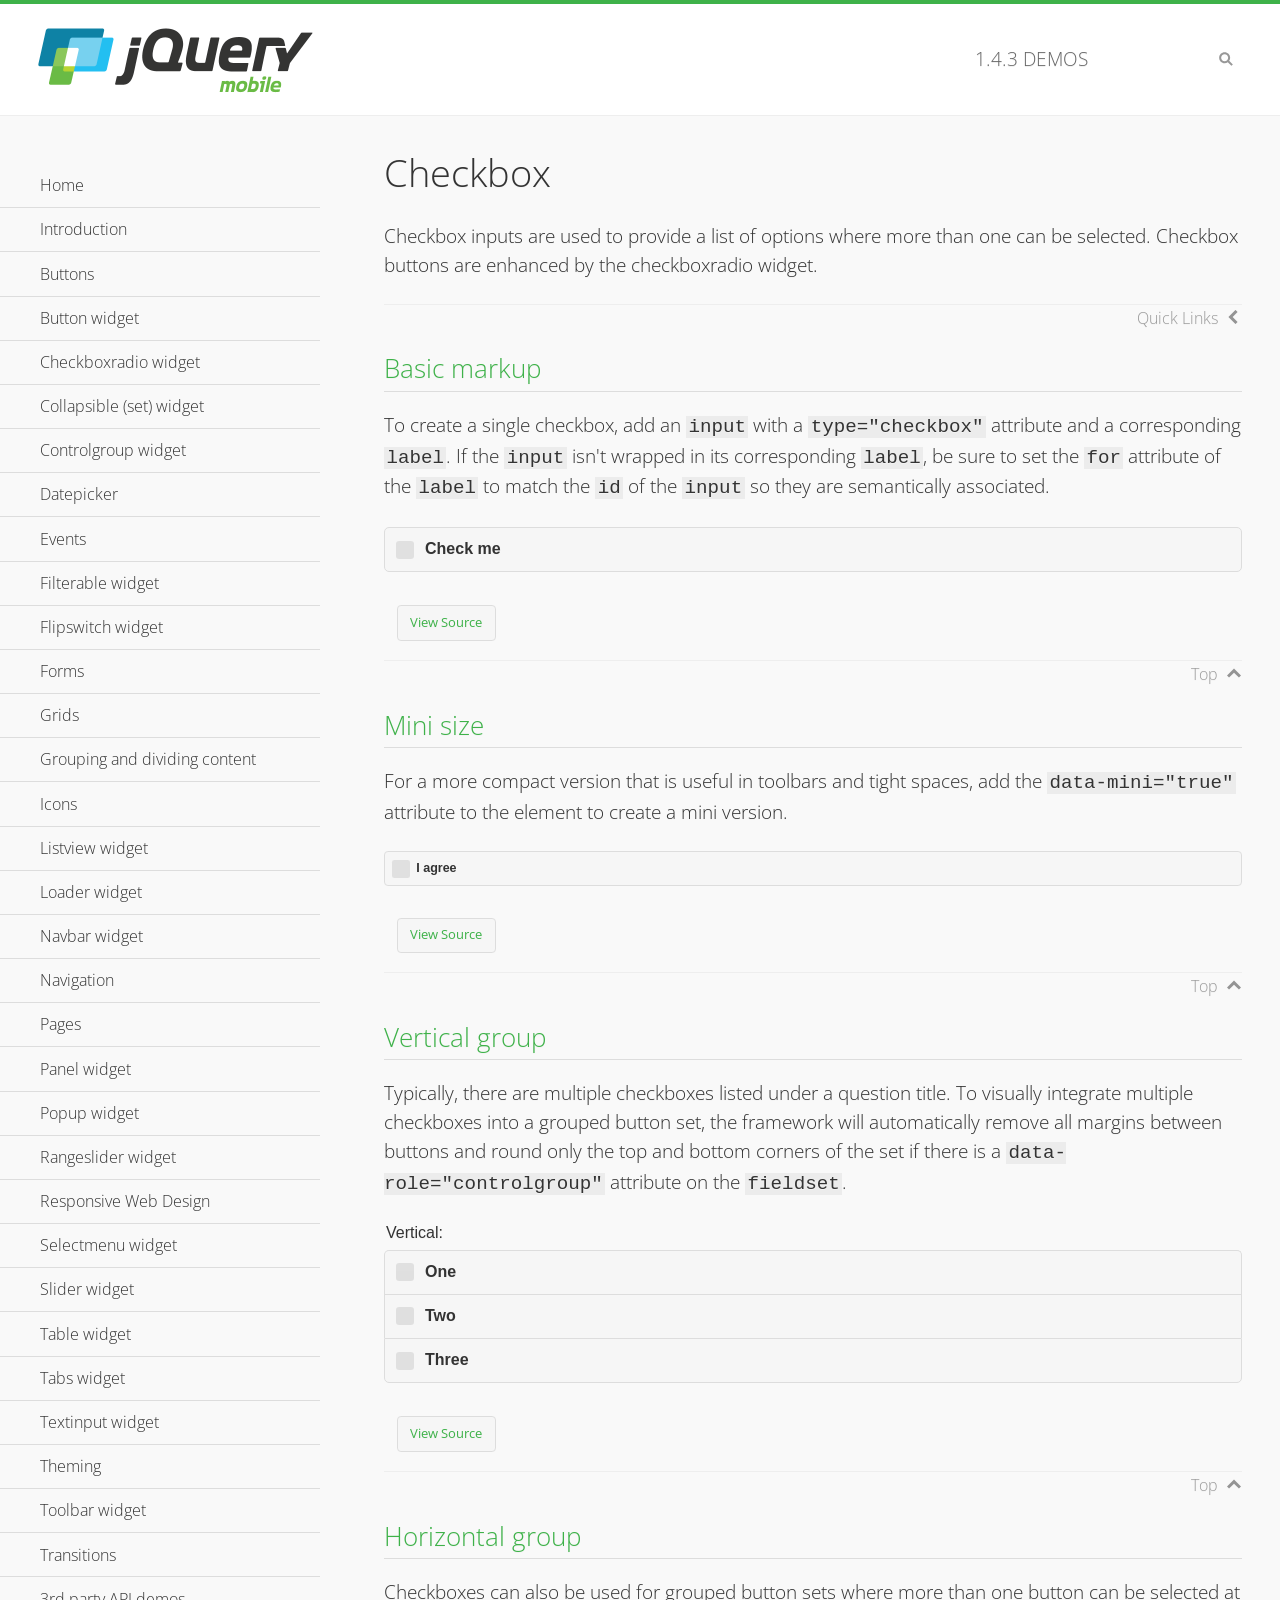
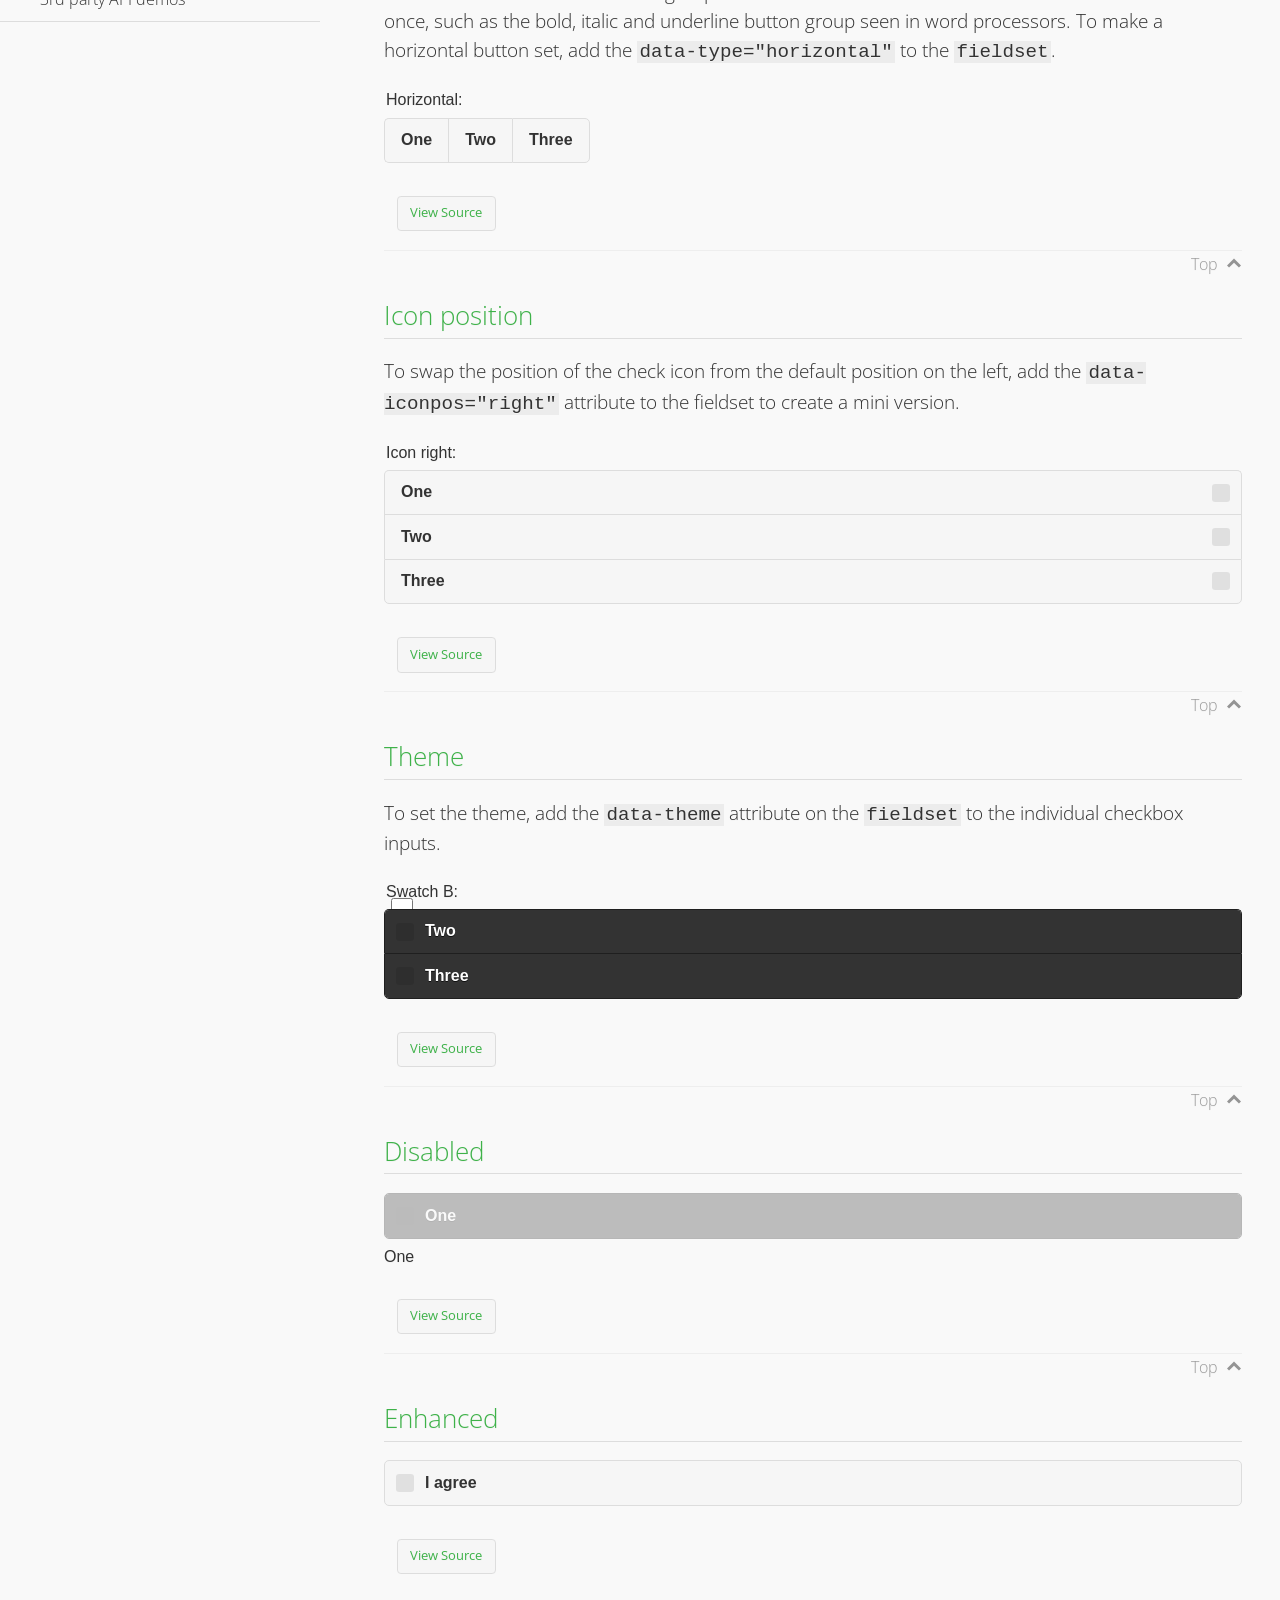
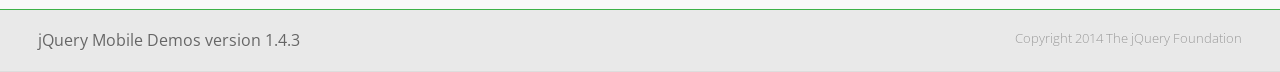
<file: lib/jquery.mobile-1.4.3/demos/checkboxradio-checkbox/index.html>
<!DOCTYPE html>
<html>
<head>
	<meta charset="utf-8">
	<meta name="viewport" content="width=device-width, initial-scale=1">
	<title>Checkbox - jQuery Mobile Demos</title>
	<link rel="shortcut icon" href="../favicon.ico">
	<link rel="stylesheet" href="http://fonts.googleapis.com/css?family=Open+Sans:300,400,700">
	<link rel="stylesheet" href="../css/themes/default/jquery.mobile-1.4.3.min.css">
	<link rel="stylesheet" href="../_assets/css/jqm-demos.css">
	<script src="../js/jquery.js"></script>
	<script src="../_assets/js/index.js"></script>
	<script src="../js/jquery.mobile-1.4.3.min.js"></script>
</head>
<body>
<div data-role="page" class="jqm-demos" data-quicklinks="true">

	<div data-role="header" class="jqm-header">
		<h2><a href="../" title="jQuery Mobile Demos home"><img src="../_assets/img/jquery-logo.png" alt="jQuery Mobile"></a></h2>
		<p><span class="jqm-version"></span> Demos</p>
		<a href="#" class="jqm-navmenu-link ui-btn ui-btn-icon-notext ui-corner-all ui-icon-bars ui-nodisc-icon ui-alt-icon ui-btn-left">Menu</a>
		<a href="#" class="jqm-search-link ui-btn ui-btn-icon-notext ui-corner-all ui-icon-search ui-nodisc-icon ui-alt-icon ui-btn-right">Search</a>
	</div><!-- /header -->

	<div role="main" class="ui-content jqm-content">

		<h1>Checkbox</h1>

		<p>Checkbox inputs are used to provide a list of options where more than one can be selected. Checkbox buttons are enhanced by the checkboxradio widget.</p>

		<h2>Basic markup</h2>

		<p>To create a single checkbox, add an <code>input</code> with a <code>type="checkbox"</code> attribute and a corresponding <code>label</code>. If the <code>input</code> isn't wrapped in its corresponding <code>label</code>, be sure to set the <code>for</code> attribute of the <code>label</code> to match the <code>id</code> of the <code>input</code> so they are semantically associated.</p>

		<div data-demo-html="true">
			<form>
				<label>
					<input type="checkbox" name="checkbox-0 ">Check me
				</label>
			</form>
		</div><!--/demo-html -->

		<h2>Mini size</h2>

		<p>For a more compact version that is useful in toolbars and tight spaces, add the <code>data-mini="true"</code> attribute to the element to create a mini version. </p>

		<div data-demo-html="true">
			<form>
				<input type="checkbox" name="checkbox-mini-0" id="checkbox-mini-0" data-mini="true">
				<label for="checkbox-mini-0">I agree</label>
			</form>
		</div><!--/demo-html -->

		<h2>Vertical group</h2>

		<p>Typically, there are multiple checkboxes listed under a question title. To visually integrate multiple checkboxes into a grouped button set, the framework will automatically remove all margins between buttons and round only the top and bottom corners of the set if there is a <code> data-role="controlgroup"</code> attribute on the <code>fieldset</code>.</p>

		<div data-demo-html="true">
			<form>
				<fieldset data-role="controlgroup">
					<legend>Vertical:</legend>
					<input type="checkbox" name="checkbox-v-2a" id="checkbox-v-2a">
					<label for="checkbox-v-2a">One</label>
					<input type="checkbox" name="checkbox-v-2b" id="checkbox-v-2b">
					<label for="checkbox-v-2b">Two</label>
					<input type="checkbox" name="checkbox-v-2c" id="checkbox-v-2c">
					<label for="checkbox-v-2c">Three</label>
				</fieldset>
			</form>
		</div><!--/demo-html -->

		<h2>Horizontal group</h2>

		<p>Checkboxes can also be used for grouped button sets where more than one button can be selected at once, such as the bold, italic and underline button group seen in word processors. To make a horizontal button set, add the <code> data-type="horizontal"</code> to the <code>fieldset</code>.</p>

		<div data-demo-html="true">
			<form>
				<fieldset data-role="controlgroup" data-type="horizontal">
					<legend>Horizontal:</legend>
					<input type="checkbox" name="checkbox-h-2a" id="checkbox-h-2a">
					<label for="checkbox-h-2a">One</label>
					<input type="checkbox" name="checkbox-h-2b" id="checkbox-h-2b">
					<label for="checkbox-h-2b">Two</label>
					<input type="checkbox" name="checkbox-h-2c" id="checkbox-h-2c">
					<label for="checkbox-h-2c">Three</label>
				</fieldset>
			</form>
		</div><!--/demo-html -->

		<h2>Icon position</h2>

		<p>To swap the position of the check icon from the default position on the left, add the <code>data-iconpos="right"</code> attribute to the fieldset to create a mini version. </p>

		<div data-demo-html="true">
			<form>
				<fieldset data-role="controlgroup" data-iconpos="right">
					<legend>Icon right:</legend>
					<input type="checkbox" name="checkbox-h-6a" id="checkbox-h-6a">
					<label for="checkbox-h-6a">One</label>
					<input type="checkbox" name="checkbox-h-6b" id="checkbox-h-6b">
					<label for="checkbox-h-6b">Two</label>
					<input type="checkbox" name="checkbox-h-6c" id="checkbox-h-6c">
					<label for="checkbox-h-6c">Three</label>
				</fieldset>
			</form>
		</div><!--/demo-html -->

		<h2>Theme</h2>

		<p>To set the theme, add the <code>data-theme</code> attribute on the <code>fieldset</code> to the individual checkbox inputs.</p>

		<div data-demo-html="true">
			<form>
				<fieldset data-role="controlgroup">
					<legend>Swatch B:</legend>
					<input type="checkbox" name="checkbox-t-2a" id="checkbox-t-2a" data-theme="b">
					<label for="checkbox-t-2a">One</label>
					<input type="checkbox" name="checkbox-t-2b" id="checkbox-t-2b" data-theme="b">
					<label for="checkbox-t-2b">Two</label>
					<input type="checkbox" name="checkbox-t-2c" id="checkbox-t-2c" data-theme="b">
					<label for="checkbox-t-2c">Three</label>
				</fieldset>
			</form>
		</div><!--/demo-html -->

		<h2>Disabled</h2>

		<div data-demo-html="true">
			<form>
				<input disabled type="checkbox" name="checkbox-t-2a" id="checkbox-t-2a" data-theme="a">
				<label for="checkbox-t-2a">One</label>
			</form>
		</div><!--/demo-html -->

		<h2>Enhanced</h2>

		<div data-demo-html="true">
			<div class="ui-checkbox">
				<label for="checkbox-enhanced" class="ui-btn ui-corner-all ui-btn-inherit ui-btn-icon-left ui-checkbox-off">I agree</label>
				<input type="checkbox" name="checkbox-enhanced" id="checkbox-enhanced" data-enhanced="true">
			</div>
		</div><!--/demo-html -->

	</div><!-- /content -->
	    <div data-role="panel" class="jqm-navmenu-panel" data-position="left" data-display="overlay" data-theme="a">
	    	<ul class="jqm-list ui-alt-icon ui-nodisc-icon">
<li data-filtertext="demos homepage" data-icon="home"><a href=".././">Home</a></li>
<li data-filtertext="introduction overview getting started"><a href="../intro/" data-ajax="false">Introduction</a></li>
<li data-filtertext="buttons button markup buttonmarkup method anchor link button element"><a href="../button-markup/" data-ajax="false">Buttons</a></li>
<li data-filtertext="form button widget input button submit reset"><a href="../button/" data-ajax="false">Button widget</a></li>
<li data-role="collapsible" data-enhanced="true" data-collapsed-icon="carat-d" data-expanded-icon="carat-u" data-iconpos="right" data-inset="false" class="ui-collapsible ui-collapsible-themed-content ui-collapsible-collapsed">
	<h3 class="ui-collapsible-heading ui-collapsible-heading-collapsed">
		<a href="#" class="ui-collapsible-heading-toggle ui-btn ui-btn-icon-right ui-btn-inherit ui-icon-carat-d">
		    Checkboxradio widget<span class="ui-collapsible-heading-status"> click to expand contents</span>
		</a>
	</h3>
	<div class="ui-collapsible-content ui-body-inherit ui-collapsible-content-collapsed" aria-hidden="true">
		<ul>
			<li data-filtertext="form checkboxradio widget checkbox input checkboxes controlgroups"><a href="../checkboxradio-checkbox/" data-ajax="false">Checkboxes</a></li>
			<li data-filtertext="form checkboxradio widget radio input radio buttons controlgroups"><a href="../checkboxradio-radio/" data-ajax="false">Radio buttons</a></li>
		</ul>
	</div>
</li>
<li data-role="collapsible" data-enhanced="true" data-collapsed-icon="carat-d" data-expanded-icon="carat-u" data-iconpos="right" data-inset="false" class="ui-collapsible ui-collapsible-themed-content ui-collapsible-collapsed">
	<h3 class="ui-collapsible-heading ui-collapsible-heading-collapsed">
		<a href="#" class="ui-collapsible-heading-toggle ui-btn ui-btn-icon-right ui-btn-inherit ui-icon-carat-d">
			Collapsible (set) widget<span class="ui-collapsible-heading-status"> click to expand contents</span>
		</a>
	</h3>
	<div class="ui-collapsible-content ui-body-inherit ui-collapsible-content-collapsed" aria-hidden="true">
		<ul>
			<li data-filtertext="collapsibles content formatting"><a href="../collapsible/" data-ajax="false">Collapsible</a></li>
			<li data-filtertext="dynamic collapsible set accordion append expand"><a href="../collapsible-dynamic/" data-ajax="false">Dynamic collapsibles</a></li>
			<li data-filtertext="accordions collapsible set widget content formatting grouped collapsibles"><a href="../collapsibleset/" data-ajax="false">Collapsible set</a></li>
		</ul>
	</div>
</li>
<li data-role="collapsible" data-enhanced="true" data-collapsed-icon="carat-d" data-expanded-icon="carat-u" data-iconpos="right" data-inset="false" class="ui-collapsible ui-collapsible-themed-content ui-collapsible-collapsed">
	<h3 class="ui-collapsible-heading ui-collapsible-heading-collapsed">
		<a href="#" class="ui-collapsible-heading-toggle ui-btn ui-btn-icon-right ui-btn-inherit ui-icon-carat-d">
			Controlgroup widget<span class="ui-collapsible-heading-status"> click to expand contents</span>
		</a>
	</h3>
	<div class="ui-collapsible-content ui-body-inherit ui-collapsible-content-collapsed" aria-hidden="true">
		<ul>
			<li data-filtertext="controlgroups selectmenu checkboxradio input grouped buttons horizontal vertical"><a href="../controlgroup/" data-ajax="false">Controlgroup</a></li>
			<li data-filtertext="dynamic controlgroup dynamically add buttons"><a href="../controlgroup-dynamic/" data-ajax="false">Dynamic controlgroups</a></li>
		</ul>
	</div>
</li>
<li data-filtertext="form datepicker widget date input"><a href="../datepicker/" data-ajax="false">Datepicker</a></li>
<li data-role="collapsible" data-enhanced="true" data-collapsed-icon="carat-d" data-expanded-icon="carat-u" data-iconpos="right" data-inset="false" class="ui-collapsible ui-collapsible-themed-content ui-collapsible-collapsed">
	<h3 class="ui-collapsible-heading ui-collapsible-heading-collapsed">
		<a href="#" class="ui-collapsible-heading-toggle ui-btn ui-btn-icon-right ui-btn-inherit ui-icon-carat-d">
			Events<span class="ui-collapsible-heading-status"> click to expand contents</span>
		</a>
	</h3>
	<div class="ui-collapsible-content ui-body-inherit ui-collapsible-content-collapsed" aria-hidden="true">
		<ul>
			<li data-filtertext="swipe to delete list items listviews swipe events"><a href="../swipe-list/" data-ajax="false">Swipe list items</a></li>
			<li data-filtertext="swipe to navigate swipe page navigation swipe events"><a href="../swipe-page/" data-ajax="false">Swipe page navigation</a></li>
		</ul>
	</div>
</li>
<li data-filtertext="filterable filter elements sorting searching listview table"><a href="../filterable/" data-ajax="false">Filterable widget</a></li>
<li data-filtertext="form flipswitch widget flip toggle switch binary select checkbox input"><a href="../flipswitch/" data-ajax="false">Flipswitch widget</a></li>
<li data-role="collapsible" data-enhanced="true" data-collapsed-icon="carat-d" data-expanded-icon="carat-u" data-iconpos="right" data-inset="false" class="ui-collapsible ui-collapsible-themed-content ui-collapsible-collapsed">
	<h3 class="ui-collapsible-heading ui-collapsible-heading-collapsed">
		<a href="#" class="ui-collapsible-heading-toggle ui-btn ui-btn-icon-right ui-btn-inherit ui-icon-carat-d">
			Forms<span class="ui-collapsible-heading-status"> click to expand contents</span>
		</a>
	</h3>
	<div class="ui-collapsible-content ui-body-inherit ui-collapsible-content-collapsed" aria-hidden="true">
		<ul>
			<li data-filtertext="forms text checkbox radio range button submit reset inputs selects textarea slider flipswitch label form elements"><a href="../forms/" data-ajax="false">Forms</a></li>
			<li data-filtertext="form hide labels hidden accessible ui-hidden-accessible forms"><a href="../forms-label-hidden-accessible/" data-ajax="false">Hide labels</a></li>
			<li data-filtertext="form field containers fieldcontain ui-field-contain forms"><a href="../forms-field-contain/" data-ajax="false">Field containers</a></li>
			<li data-filtertext="forms disabled form elements"><a href="../forms-disabled/" data-ajax="false">Forms disabled</a></li>
			<li data-filtertext="forms gallery examples overview forms text checkbox radio range button submit reset inputs selects textarea slider flipswitch label form elements"><a href="../forms-gallery/" data-ajax="false">Forms gallery</a></li>
		</ul>
	</div>
</li>
<li data-role="collapsible" data-enhanced="true" data-collapsed-icon="carat-d" data-expanded-icon="carat-u" data-iconpos="right" data-inset="false" class="ui-collapsible ui-collapsible-themed-content ui-collapsible-collapsed">
	<h3 class="ui-collapsible-heading ui-collapsible-heading-collapsed">
		<a href="#" class="ui-collapsible-heading-toggle ui-btn ui-btn-icon-right ui-btn-inherit ui-icon-carat-d">
			Grids<span class="ui-collapsible-heading-status"> click to expand contents</span>
		</a>
	</h3>
	<div class="ui-collapsible-content ui-body-inherit ui-collapsible-content-collapsed" aria-hidden="true">
		<ul>
			<li data-filtertext="grids columns blocks content formatting rwd responsive css framework"><a href="../grids/" data-ajax="false">Grids</a></li>
			<li data-filtertext="buttons in grids css framework"><a href="../grids-buttons/" data-ajax="false">Buttons in grids</a></li>
			<li data-filtertext="custom responsive grids rwd css framework"><a href="../grids-custom-responsive/" data-ajax="false">Custom responsive grids</a></li>
		</ul>
	</div>
</li>
<li data-filtertext="blocks content formatting sections heading"><a href="../body-bar-classes/" data-ajax="false">Grouping and dividing content</a></li>
<li data-role="collapsible" data-enhanced="true" data-collapsed-icon="carat-d" data-expanded-icon="carat-u" data-iconpos="right" data-inset="false" class="ui-collapsible ui-collapsible-themed-content ui-collapsible-collapsed">
	<h3 class="ui-collapsible-heading ui-collapsible-heading-collapsed">
		<a href="#" class="ui-collapsible-heading-toggle ui-btn ui-btn-icon-right ui-btn-inherit ui-icon-carat-d">
			Icons<span class="ui-collapsible-heading-status"> click to expand contents</span>
		</a>
	</h3>
	<div class="ui-collapsible-content ui-body-inherit ui-collapsible-content-collapsed" aria-hidden="true">
		<ul>
			<li data-filtertext="button icons svg disc alt custom icon position"><a href="../icons/" data-ajax="false">Icons</a></li>
			<li data-filtertext=""><a href="../icons-grunticon/" data-ajax="false">Grunticon loader</a></li>
		</ul>
	</div>
</li>
<li data-role="collapsible" data-enhanced="true" data-collapsed-icon="carat-d" data-expanded-icon="carat-u" data-iconpos="right" data-inset="false" class="ui-collapsible ui-collapsible-themed-content ui-collapsible-collapsed">
	<h3 class="ui-collapsible-heading ui-collapsible-heading-collapsed">
		<a href="#" class="ui-collapsible-heading-toggle ui-btn ui-btn-icon-right ui-btn-inherit ui-icon-carat-d">
			Listview widget<span class="ui-collapsible-heading-status"> click to expand contents</span>
		</a>
	</h3>
	<div class="ui-collapsible-content ui-body-inherit ui-collapsible-content-collapsed" aria-hidden="true">
		<ul>
			<li data-filtertext="listview widget thumbnails icons nested split button collapsible ul ol"><a href="../listview/" data-ajax="false">Listview</a></li>
			<li data-filtertext="autocomplete filterable reveal listview filtertextbeforefilter placeholder"><a href="../listview-autocomplete/" data-ajax="false">Listview autocomplete</a></li>
			<li data-filtertext="autocomplete filterable reveal listview remote data filtertextbeforefilter placeholder"><a href="../listview-autocomplete-remote/" data-ajax="false">Listview autocomplete remote data</a></li>
			<li data-filtertext="autodividers anchor jump scroll linkbars listview lists ul ol"><a href="../listview-autodividers-linkbar/" data-ajax="false">Listview autodividers linkbar</a></li>
			<li data-filtertext="listview autodividers selector autodividersselector lists ul ol"><a href="../listview-autodividers-selector/" data-ajax="false">Listview autodividers selector</a></li>
			<li data-filtertext="listview nested list items"><a href="../listview-nested-lists/" data-ajax="false">Nested Listviews</a></li>
			<li data-filtertext="listview collapsible list items flat"><a href="../listview-collapsible-item-flat/" data-ajax="false">Listview collapsible list items (flat)</a></li>
			<li data-filtertext="listview collapsible list indented"><a href="../listview-collapsible-item-indented/" data-ajax="false">Listview collapsible list items (indented)</a></li>
			<li data-filtertext="grid listview responsive grids responsive listviews lists ul"><a href="../listview-grid/" data-ajax="false">Listview responsive grid</a></li>
		</ul>
	</div>
</li>
<li data-filtertext="loader widget page loading navigation overlay spinner"><a href="../loader/" data-ajax="false">Loader widget</a></li>
<li data-filtertext="navbar widget navmenu toolbars header footer"><a href="../navbar/" data-ajax="false">Navbar widget</a></li>
<li data-role="collapsible" data-enhanced="true" data-collapsed-icon="carat-d" data-expanded-icon="carat-u" data-iconpos="right" data-inset="false" class="ui-collapsible ui-collapsible-themed-content ui-collapsible-collapsed">
	<h3 class="ui-collapsible-heading ui-collapsible-heading-collapsed">
		<a href="#" class="ui-collapsible-heading-toggle ui-btn ui-btn-icon-right ui-btn-inherit ui-icon-carat-d">
			Navigation<span class="ui-collapsible-heading-status"> click to expand contents</span>
		</a>
	</h3>
	<div class="ui-collapsible-content ui-body-inherit ui-collapsible-content-collapsed" aria-hidden="true">
		<ul>
			<li data-filtertext="ajax navigation navigate widget history event method"><a href="../navigation/" data-ajax="false">Navigation</a></li>
			<li data-filtertext="linking pages page links navigation ajax prefetch cache"><a href="../navigation-linking-pages/" data-ajax="false">Linking pages</a></li>
			<!-- <li data-filtertext="php redirect server redirection server-side navigation"><a href="../navigation-php-redirect/" data-ajax="false">PHP redirect demo</a></li>-->
			<li data-filtertext="navigation redirection hash query"><a href="../navigation-hash-processing/" data-ajax="false">Hash processing demo</a></li>
			<li data-filtertext="navigation redirection hash query"><a href="../page-events/" data-ajax="false">Page Navigation Events</a></li>
		</ul>
	</div>
</li>
<li data-role="collapsible" data-enhanced="true" data-collapsed-icon="carat-d" data-expanded-icon="carat-u" data-iconpos="right" data-inset="false" class="ui-collapsible ui-collapsible-themed-content ui-collapsible-collapsed">
	<h3 class="ui-collapsible-heading ui-collapsible-heading-collapsed">
		<a href="#" class="ui-collapsible-heading-toggle ui-btn ui-btn-icon-right ui-btn-inherit ui-icon-carat-d">
			Pages<span class="ui-collapsible-heading-status"> click to expand contents</span>
		</a>
	</h3>
	<div class="ui-collapsible-content ui-body-inherit ui-collapsible-content-collapsed" aria-hidden="true">
		<ul>
			<li data-filtertext="pages page widget ajax navigation"><a href="../pages/" data-ajax="false">Pages</a></li>
			<li data-filtertext="single page"><a href="../pages-single-page/" data-ajax="false">Single page</a></li>
			<li data-filtertext="multipage multi-page page"><a href="../pages-multi-page/" data-ajax="false">Multi-page template</a></li>
			<li data-filtertext="dialog page widget modal popup"><a href="../pages-dialog/" data-ajax="false">Dialog page</a></li>
		</ul>
	</div>
</li>
<li data-role="collapsible" data-enhanced="true" data-collapsed-icon="carat-d" data-expanded-icon="carat-u" data-iconpos="right" data-inset="false" class="ui-collapsible ui-collapsible-themed-content ui-collapsible-collapsed">
	<h3 class="ui-collapsible-heading ui-collapsible-heading-collapsed">
		<a href="#" class="ui-collapsible-heading-toggle ui-btn ui-btn-icon-right ui-btn-inherit ui-icon-carat-d">
			Panel widget<span class="ui-collapsible-heading-status"> click to expand contents</span>
		</a>
	</h3>
	<div class="ui-collapsible-content ui-body-inherit ui-collapsible-content-collapsed" aria-hidden="true">
		<ul>
			<li data-filtertext="panel widget sliding panels reveal push overlay responsive"><a href="../panel/" data-ajax="false">Panel</a></li>
			<li data-filtertext=""><a href="../panel-external/" data-ajax="false">External panels</a></li>
			<li data-filtertext="panel "><a href="../panel-fixed/" data-ajax="false">Fixed panels</a></li>
			<li data-filtertext="panel slide panels sliding panels shadow rwd responsive breakpoint"><a href="../panel-responsive/" data-ajax="false">Panels responsive</a></li>
			<li data-filtertext="panel custom style custom panel width reveal shadow listview panel styling page background wrapper"><a href="../panel-styling/" data-ajax="false">Custom panel style</a></li>
			<li data-filtertext="panel open on swipe"><a href="../panel-swipe-open/" data-ajax="false">Panel open on swipe</a></li>
			<li data-filtertext="panels outside page internal external toolbars"><a href="../panel-external-internal/" data-ajax="false">Panel external and internal</a></li>
		</ul>
	</div>
</li>
<li data-role="collapsible" data-enhanced="true" data-collapsed-icon="carat-d" data-expanded-icon="carat-u" data-iconpos="right" data-inset="false" class="ui-collapsible ui-collapsible-themed-content ui-collapsible-collapsed">
	<h3 class="ui-collapsible-heading ui-collapsible-heading-collapsed">
		<a href="#" class="ui-collapsible-heading-toggle ui-btn ui-btn-icon-right ui-btn-inherit ui-icon-carat-d">
			Popup widget<span class="ui-collapsible-heading-status"> click to expand contents</span>
		</a>
	</h3>
	<div class="ui-collapsible-content ui-body-inherit ui-collapsible-content-collapsed" aria-hidden="true">
		<ul>
			<li data-filtertext="popup widget popups dialog modal transition tooltip lightbox form overlay screen flip pop fade transition"><a href="../popup/" data-ajax="false">Popup</a></li>
			<li data-filtertext="popup alignment position"><a href="../popup-alignment/" data-ajax="false">Popup alignment</a></li>
			<li data-filtertext="popup arrow size popups popover"><a href="../popup-arrow-size/" data-ajax="false">Popup arrow size</a></li>
			<li data-filtertext="dynamic popups popup images lightbox"><a href="../popup-dynamic/" data-ajax="false">Dynamic popups</a></li>
			<li data-filtertext="popups with iframes scaling"><a href="../popup-iframe/" data-ajax="false">Popups with iframes</a></li>
			<li data-filtertext="popup image scaling"><a href="../popup-image-scaling/" data-ajax="false">Popup image scaling</a></li>
			<li data-filtertext="external popup outside multi-page"><a href="../popup-outside-multipage/" data-ajax="false">Popup outside multi-page</a></li>
		</ul>
	</div>
</li>
<li data-filtertext="form rangeslider widget dual sliders dual handle sliders range input"><a href="../rangeslider/" data-ajax="false">Rangeslider widget</a></li>
<li data-filtertext="responsive web design rwd adaptive progressive enhancement PE accessible mobile breakpoints media query media queries"><a href="../rwd/" data-ajax="false">Responsive Web Design</a></li>
<li data-role="collapsible" data-enhanced="true" data-collapsed-icon="carat-d" data-expanded-icon="carat-u" data-iconpos="right" data-inset="false" class="ui-collapsible ui-collapsible-themed-content ui-collapsible-collapsed">
	<h3 class="ui-collapsible-heading ui-collapsible-heading-collapsed">
		<a href="#" class="ui-collapsible-heading-toggle ui-btn ui-btn-icon-right ui-btn-inherit ui-icon-carat-d">
			Selectmenu widget<span class="ui-collapsible-heading-status"> click to expand contents</span>
		</a>
	</h3>
	<div class="ui-collapsible-content ui-body-inherit ui-collapsible-content-collapsed" aria-hidden="true">
		<ul>
			<li data-filtertext="form selectmenu widget select input custom select menu selects"><a href="../selectmenu/" data-ajax="false">Selectmenu</a></li>
			<li data-filtertext="form custom select menu selectmenu widget custom menu option optgroup multiple selects"><a href="../selectmenu-custom/" data-ajax="false">Custom select menu</a></li>
			<li data-filtertext="filterable select filter popup dialog"><a href="../selectmenu-custom-filter/" data-ajax="false">Custom select menu with filter</a></li>
		</ul>
	</div>
</li>
<li data-role="collapsible" data-enhanced="true" data-collapsed-icon="carat-d" data-expanded-icon="carat-u" data-iconpos="right" data-inset="false" class="ui-collapsible ui-collapsible-themed-content ui-collapsible-collapsed">
	<h3 class="ui-collapsible-heading ui-collapsible-heading-collapsed">
		<a href="#" class="ui-collapsible-heading-toggle ui-btn ui-btn-icon-right ui-btn-inherit ui-icon-carat-d">
			Slider widget<span class="ui-collapsible-heading-status"> click to expand contents</span>
		</a>
	</h3>
	<div class="ui-collapsible-content ui-body-inherit ui-collapsible-content-collapsed" aria-hidden="true">
		<ul>
			<li data-filtertext="form slider widget range input single sliders"><a href="../slider/" data-ajax="false">Slider</a></li>
			<li data-filtertext="form slider widget flipswitch slider binary select flip toggle switch"><a href="../slider-flipswitch/" data-ajax="false">Slider flip toggle switch</a></li>
			<li data-filtertext="form slider tooltip handle value input range sliders"><a href="../slider-tooltip/" data-ajax="false">Slider tooltip</a></li>
		</ul>
	</div>
</li>
<li data-role="collapsible" data-enhanced="true" data-collapsed-icon="carat-d" data-expanded-icon="carat-u" data-iconpos="right" data-inset="false" class="ui-collapsible ui-collapsible-themed-content ui-collapsible-collapsed">
	<h3 class="ui-collapsible-heading ui-collapsible-heading-collapsed">
		<a href="#" class="ui-collapsible-heading-toggle ui-btn ui-btn-icon-right ui-btn-inherit ui-icon-carat-d">
			Table widget<span class="ui-collapsible-heading-status"> click to expand contents</span>
		</a>
	</h3>
	<div class="ui-collapsible-content ui-body-inherit ui-collapsible-content-collapsed" aria-hidden="true">
		<ul>
			<li data-filtertext="table widget reflow column toggle th td responsive tables rwd hide show tabular"><a href="../table-column-toggle/" data-ajax="false">Table Column Toggle</a></li>
			<li data-filtertext="table column toggle phone comparison demo"><a href="../table-column-toggle-example/" data-ajax="false">Table Column Toggle demo</a></li>
			<li data-filtertext="responsive tables table column toggle heading groups rwd breakpoint"><a href="../table-column-toggle-heading-groups/" data-ajax="false">Table Column Toggle heading groups</a></li>
			<li data-filtertext="responsive tables table column toggle hide rwd breakpoint customization options"><a href="../table-column-toggle-options/" data-ajax="false">Table Column Toggle options</a></li>
			<li data-filtertext="table reflow th td responsive rwd columns tabular"><a href="../table-reflow/" data-ajax="false">Table Reflow</a></li>
			<li data-filtertext="responsive tables table reflow heading groups rwd breakpoint"><a href="../table-reflow-heading-groups/" data-ajax="false">Table Reflow heading groups</a></li>
			<li data-filtertext="responsive tables table reflow stripes strokes table style"><a href="../table-reflow-stripes-strokes/" data-ajax="false">Table Reflow stripes and strokes</a></li>
			<li data-filtertext="responsive tables table reflow stack custom styles"><a href="../table-reflow-styling/" data-ajax="false">Table Reflow custom styles</a></li>
		</ul>
	</div>
</li>
<li data-filtertext="ui tabs widget"><a href="../tabs/" data-ajax="false">Tabs widget</a></li>
<li data-filtertext="form textinput widget text input textarea number date time tel email file color password"><a href="../textinput/" data-ajax="false">Textinput widget</a></li>
<li data-role="collapsible" data-enhanced="true" data-collapsed-icon="carat-d" data-expanded-icon="carat-u" data-iconpos="right" data-inset="false" class="ui-collapsible ui-collapsible-themed-content ui-collapsible-collapsed">
	<h3 class="ui-collapsible-heading ui-collapsible-heading-collapsed">
		<a href="#" class="ui-collapsible-heading-toggle ui-btn ui-btn-icon-right ui-btn-inherit ui-icon-carat-d">
			Theming<span class="ui-collapsible-heading-status"> click to expand contents</span>
		</a>
	</h3>
	<div class="ui-collapsible-content ui-body-inherit ui-collapsible-content-collapsed" aria-hidden="true">
		<ul>
			<li data-filtertext="default theme swatches theming style css"><a href="../theme-default/" data-ajax="false">Default theme</a></li>
			<li data-filtertext="classic theme old theme swatches theming style css"><a href="../theme-classic/" data-ajax="false">Classic theme</a></li>
		</ul>
	</div>
</li>
<li data-role="collapsible" data-enhanced="true" data-collapsed-icon="carat-d" data-expanded-icon="carat-u" data-iconpos="right" data-inset="false" class="ui-collapsible ui-collapsible-themed-content ui-collapsible-collapsed">
	<h3 class="ui-collapsible-heading ui-collapsible-heading-collapsed">
		<a href="#" class="ui-collapsible-heading-toggle ui-btn ui-btn-icon-right ui-btn-inherit ui-icon-carat-d">
			Toolbar widget<span class="ui-collapsible-heading-status"> click to expand contents</span>
		</a>
	</h3>
	<div class="ui-collapsible-content ui-body-inherit ui-collapsible-content-collapsed" aria-hidden="true">
		<ul>
			<li data-filtertext="toolbar widget header footer toolbars fixed fullscreen external sections"><a href="../toolbar/" data-ajax="false">Toolbar</a></li>
			<li data-filtertext="dynamic toolbars dynamically add toolbar header footer"><a href="../toolbar-dynamic/" data-ajax="false">Dynamic toolbars</a></li>
			<li data-filtertext="external toolbars header footer"><a href="../toolbar-external/" data-ajax="false">External toolbars</a></li>
			<li data-filtertext="fixed toolbars header footer"><a href="../toolbar-fixed/" data-ajax="false">Fixed toolbars</a></li>
			<li data-filtertext="fixed fullscreen toolbars header footer"><a href="../toolbar-fixed-fullscreen/" data-ajax="false">Fullscreen toolbars</a></li>
			<li data-filtertext="external fixed toolbars header footer"><a href="../toolbar-fixed-external/" data-ajax="false">Fixed external toolbars</a></li>
			<li data-filtertext="external persistent toolbars header footer navbar navmenu"><a href="../toolbar-fixed-persistent/" data-ajax="false">Persistent toolbars</a></li>
			<li data-filtertext="external ajax optimized toolbars persistent toolbars header footer navbar"><a href="../toolbar-fixed-persistent-optimized/" data-ajax="false">Ajax optimized toolbars</a></li>
			<li data-filtertext="form in toolbars header footer"><a href="../toolbar-fixed-forms/" data-ajax="false">Form in toolbar</a></li>
		</ul>
	</div>
</li>
<li data-filtertext="page transitions animated pages popup navigation flip slide fade pop"><a href="../transitions/" data-ajax="false">Transitions</a></li>
<li data-role="collapsible" data-enhanced="true" data-collapsed-icon="carat-d" data-expanded-icon="carat-u" data-iconpos="right" data-inset="false" class="ui-collapsible ui-collapsible-themed-content ui-collapsible-collapsed">
	<h3 class="ui-collapsible-heading ui-collapsible-heading-collapsed">
		<a href="#" class="ui-collapsible-heading-toggle ui-btn ui-btn-icon-right ui-btn-inherit ui-icon-carat-d">
			3rd party API demos<span class="ui-collapsible-heading-status"> click to expand contents</span>
		</a>
	</h3>
	<div class="ui-collapsible-content ui-body-inherit ui-collapsible-content-collapsed" aria-hidden="true">
		<ul>
			<li data-filtertext="backbone requirejs navigation router"><a href="../backbone-requirejs/" data-ajax="false">Backbone RequireJS</a></li>
			<li data-filtertext="google maps geolocation demo"><a href="../map-geolocation/" data-ajax="false">Google Maps geolocation</a></li>
			<li data-filtertext="google maps hybrid"><a href="../map-list-toggle/" data-ajax="false">Google Maps list toggle</a></li>
		</ul>
	</div>
</li>



		     </ul>
		</div><!-- /panel -->


	<div data-role="footer" data-position="fixed" data-tap-toggle="false" class="jqm-footer">
		<p>jQuery Mobile Demos version <span class="jqm-version"></span></p>
		<p>Copyright 2014 The jQuery Foundation</p>
	</div><!-- /footer -->
	<!-- TODO: This should become an external panel so we can add input to markup (unique ID) -->
    <div data-role="panel" class="jqm-search-panel" data-position="right" data-display="overlay" data-theme="a">
		<div class="jqm-search">
			<ul class="jqm-list" data-filter-placeholder="Search demos..." data-filter-reveal="true">
<li data-filtertext="demos homepage" data-icon="home"><a href=".././">Home</a></li>
<li data-filtertext="introduction overview getting started"><a href="../intro/" data-ajax="false">Introduction</a></li>
<li data-filtertext="buttons button markup buttonmarkup method anchor link button element"><a href="../button-markup/" data-ajax="false">Buttons</a></li>
<li data-filtertext="form button widget input button submit reset"><a href="../button/" data-ajax="false">Button widget</a></li>
<li data-role="collapsible" data-enhanced="true" data-collapsed-icon="carat-d" data-expanded-icon="carat-u" data-iconpos="right" data-inset="false" class="ui-collapsible ui-collapsible-themed-content ui-collapsible-collapsed">
	<h3 class="ui-collapsible-heading ui-collapsible-heading-collapsed">
		<a href="#" class="ui-collapsible-heading-toggle ui-btn ui-btn-icon-right ui-btn-inherit ui-icon-carat-d">
		    Checkboxradio widget<span class="ui-collapsible-heading-status"> click to expand contents</span>
		</a>
	</h3>
	<div class="ui-collapsible-content ui-body-inherit ui-collapsible-content-collapsed" aria-hidden="true">
		<ul>
			<li data-filtertext="form checkboxradio widget checkbox input checkboxes controlgroups"><a href="../checkboxradio-checkbox/" data-ajax="false">Checkboxes</a></li>
			<li data-filtertext="form checkboxradio widget radio input radio buttons controlgroups"><a href="../checkboxradio-radio/" data-ajax="false">Radio buttons</a></li>
		</ul>
	</div>
</li>
<li data-role="collapsible" data-enhanced="true" data-collapsed-icon="carat-d" data-expanded-icon="carat-u" data-iconpos="right" data-inset="false" class="ui-collapsible ui-collapsible-themed-content ui-collapsible-collapsed">
	<h3 class="ui-collapsible-heading ui-collapsible-heading-collapsed">
		<a href="#" class="ui-collapsible-heading-toggle ui-btn ui-btn-icon-right ui-btn-inherit ui-icon-carat-d">
			Collapsible (set) widget<span class="ui-collapsible-heading-status"> click to expand contents</span>
		</a>
	</h3>
	<div class="ui-collapsible-content ui-body-inherit ui-collapsible-content-collapsed" aria-hidden="true">
		<ul>
			<li data-filtertext="collapsibles content formatting"><a href="../collapsible/" data-ajax="false">Collapsible</a></li>
			<li data-filtertext="dynamic collapsible set accordion append expand"><a href="../collapsible-dynamic/" data-ajax="false">Dynamic collapsibles</a></li>
			<li data-filtertext="accordions collapsible set widget content formatting grouped collapsibles"><a href="../collapsibleset/" data-ajax="false">Collapsible set</a></li>
		</ul>
	</div>
</li>
<li data-role="collapsible" data-enhanced="true" data-collapsed-icon="carat-d" data-expanded-icon="carat-u" data-iconpos="right" data-inset="false" class="ui-collapsible ui-collapsible-themed-content ui-collapsible-collapsed">
	<h3 class="ui-collapsible-heading ui-collapsible-heading-collapsed">
		<a href="#" class="ui-collapsible-heading-toggle ui-btn ui-btn-icon-right ui-btn-inherit ui-icon-carat-d">
			Controlgroup widget<span class="ui-collapsible-heading-status"> click to expand contents</span>
		</a>
	</h3>
	<div class="ui-collapsible-content ui-body-inherit ui-collapsible-content-collapsed" aria-hidden="true">
		<ul>
			<li data-filtertext="controlgroups selectmenu checkboxradio input grouped buttons horizontal vertical"><a href="../controlgroup/" data-ajax="false">Controlgroup</a></li>
			<li data-filtertext="dynamic controlgroup dynamically add buttons"><a href="../controlgroup-dynamic/" data-ajax="false">Dynamic controlgroups</a></li>
		</ul>
	</div>
</li>
<li data-filtertext="form datepicker widget date input"><a href="../datepicker/" data-ajax="false">Datepicker</a></li>
<li data-role="collapsible" data-enhanced="true" data-collapsed-icon="carat-d" data-expanded-icon="carat-u" data-iconpos="right" data-inset="false" class="ui-collapsible ui-collapsible-themed-content ui-collapsible-collapsed">
	<h3 class="ui-collapsible-heading ui-collapsible-heading-collapsed">
		<a href="#" class="ui-collapsible-heading-toggle ui-btn ui-btn-icon-right ui-btn-inherit ui-icon-carat-d">
			Events<span class="ui-collapsible-heading-status"> click to expand contents</span>
		</a>
	</h3>
	<div class="ui-collapsible-content ui-body-inherit ui-collapsible-content-collapsed" aria-hidden="true">
		<ul>
			<li data-filtertext="swipe to delete list items listviews swipe events"><a href="../swipe-list/" data-ajax="false">Swipe list items</a></li>
			<li data-filtertext="swipe to navigate swipe page navigation swipe events"><a href="../swipe-page/" data-ajax="false">Swipe page navigation</a></li>
		</ul>
	</div>
</li>
<li data-filtertext="filterable filter elements sorting searching listview table"><a href="../filterable/" data-ajax="false">Filterable widget</a></li>
<li data-filtertext="form flipswitch widget flip toggle switch binary select checkbox input"><a href="../flipswitch/" data-ajax="false">Flipswitch widget</a></li>
<li data-role="collapsible" data-enhanced="true" data-collapsed-icon="carat-d" data-expanded-icon="carat-u" data-iconpos="right" data-inset="false" class="ui-collapsible ui-collapsible-themed-content ui-collapsible-collapsed">
	<h3 class="ui-collapsible-heading ui-collapsible-heading-collapsed">
		<a href="#" class="ui-collapsible-heading-toggle ui-btn ui-btn-icon-right ui-btn-inherit ui-icon-carat-d">
			Forms<span class="ui-collapsible-heading-status"> click to expand contents</span>
		</a>
	</h3>
	<div class="ui-collapsible-content ui-body-inherit ui-collapsible-content-collapsed" aria-hidden="true">
		<ul>
			<li data-filtertext="forms text checkbox radio range button submit reset inputs selects textarea slider flipswitch label form elements"><a href="../forms/" data-ajax="false">Forms</a></li>
			<li data-filtertext="form hide labels hidden accessible ui-hidden-accessible forms"><a href="../forms-label-hidden-accessible/" data-ajax="false">Hide labels</a></li>
			<li data-filtertext="form field containers fieldcontain ui-field-contain forms"><a href="../forms-field-contain/" data-ajax="false">Field containers</a></li>
			<li data-filtertext="forms disabled form elements"><a href="../forms-disabled/" data-ajax="false">Forms disabled</a></li>
			<li data-filtertext="forms gallery examples overview forms text checkbox radio range button submit reset inputs selects textarea slider flipswitch label form elements"><a href="../forms-gallery/" data-ajax="false">Forms gallery</a></li>
		</ul>
	</div>
</li>
<li data-role="collapsible" data-enhanced="true" data-collapsed-icon="carat-d" data-expanded-icon="carat-u" data-iconpos="right" data-inset="false" class="ui-collapsible ui-collapsible-themed-content ui-collapsible-collapsed">
	<h3 class="ui-collapsible-heading ui-collapsible-heading-collapsed">
		<a href="#" class="ui-collapsible-heading-toggle ui-btn ui-btn-icon-right ui-btn-inherit ui-icon-carat-d">
			Grids<span class="ui-collapsible-heading-status"> click to expand contents</span>
		</a>
	</h3>
	<div class="ui-collapsible-content ui-body-inherit ui-collapsible-content-collapsed" aria-hidden="true">
		<ul>
			<li data-filtertext="grids columns blocks content formatting rwd responsive css framework"><a href="../grids/" data-ajax="false">Grids</a></li>
			<li data-filtertext="buttons in grids css framework"><a href="../grids-buttons/" data-ajax="false">Buttons in grids</a></li>
			<li data-filtertext="custom responsive grids rwd css framework"><a href="../grids-custom-responsive/" data-ajax="false">Custom responsive grids</a></li>
		</ul>
	</div>
</li>
<li data-filtertext="blocks content formatting sections heading"><a href="../body-bar-classes/" data-ajax="false">Grouping and dividing content</a></li>
<li data-role="collapsible" data-enhanced="true" data-collapsed-icon="carat-d" data-expanded-icon="carat-u" data-iconpos="right" data-inset="false" class="ui-collapsible ui-collapsible-themed-content ui-collapsible-collapsed">
	<h3 class="ui-collapsible-heading ui-collapsible-heading-collapsed">
		<a href="#" class="ui-collapsible-heading-toggle ui-btn ui-btn-icon-right ui-btn-inherit ui-icon-carat-d">
			Icons<span class="ui-collapsible-heading-status"> click to expand contents</span>
		</a>
	</h3>
	<div class="ui-collapsible-content ui-body-inherit ui-collapsible-content-collapsed" aria-hidden="true">
		<ul>
			<li data-filtertext="button icons svg disc alt custom icon position"><a href="../icons/" data-ajax="false">Icons</a></li>
			<li data-filtertext=""><a href="../icons-grunticon/" data-ajax="false">Grunticon loader</a></li>
		</ul>
	</div>
</li>
<li data-role="collapsible" data-enhanced="true" data-collapsed-icon="carat-d" data-expanded-icon="carat-u" data-iconpos="right" data-inset="false" class="ui-collapsible ui-collapsible-themed-content ui-collapsible-collapsed">
	<h3 class="ui-collapsible-heading ui-collapsible-heading-collapsed">
		<a href="#" class="ui-collapsible-heading-toggle ui-btn ui-btn-icon-right ui-btn-inherit ui-icon-carat-d">
			Listview widget<span class="ui-collapsible-heading-status"> click to expand contents</span>
		</a>
	</h3>
	<div class="ui-collapsible-content ui-body-inherit ui-collapsible-content-collapsed" aria-hidden="true">
		<ul>
			<li data-filtertext="listview widget thumbnails icons nested split button collapsible ul ol"><a href="../listview/" data-ajax="false">Listview</a></li>
			<li data-filtertext="autocomplete filterable reveal listview filtertextbeforefilter placeholder"><a href="../listview-autocomplete/" data-ajax="false">Listview autocomplete</a></li>
			<li data-filtertext="autocomplete filterable reveal listview remote data filtertextbeforefilter placeholder"><a href="../listview-autocomplete-remote/" data-ajax="false">Listview autocomplete remote data</a></li>
			<li data-filtertext="autodividers anchor jump scroll linkbars listview lists ul ol"><a href="../listview-autodividers-linkbar/" data-ajax="false">Listview autodividers linkbar</a></li>
			<li data-filtertext="listview autodividers selector autodividersselector lists ul ol"><a href="../listview-autodividers-selector/" data-ajax="false">Listview autodividers selector</a></li>
			<li data-filtertext="listview nested list items"><a href="../listview-nested-lists/" data-ajax="false">Nested Listviews</a></li>
			<li data-filtertext="listview collapsible list items flat"><a href="../listview-collapsible-item-flat/" data-ajax="false">Listview collapsible list items (flat)</a></li>
			<li data-filtertext="listview collapsible list indented"><a href="../listview-collapsible-item-indented/" data-ajax="false">Listview collapsible list items (indented)</a></li>
			<li data-filtertext="grid listview responsive grids responsive listviews lists ul"><a href="../listview-grid/" data-ajax="false">Listview responsive grid</a></li>
		</ul>
	</div>
</li>
<li data-filtertext="loader widget page loading navigation overlay spinner"><a href="../loader/" data-ajax="false">Loader widget</a></li>
<li data-filtertext="navbar widget navmenu toolbars header footer"><a href="../navbar/" data-ajax="false">Navbar widget</a></li>
<li data-role="collapsible" data-enhanced="true" data-collapsed-icon="carat-d" data-expanded-icon="carat-u" data-iconpos="right" data-inset="false" class="ui-collapsible ui-collapsible-themed-content ui-collapsible-collapsed">
	<h3 class="ui-collapsible-heading ui-collapsible-heading-collapsed">
		<a href="#" class="ui-collapsible-heading-toggle ui-btn ui-btn-icon-right ui-btn-inherit ui-icon-carat-d">
			Navigation<span class="ui-collapsible-heading-status"> click to expand contents</span>
		</a>
	</h3>
	<div class="ui-collapsible-content ui-body-inherit ui-collapsible-content-collapsed" aria-hidden="true">
		<ul>
			<li data-filtertext="ajax navigation navigate widget history event method"><a href="../navigation/" data-ajax="false">Navigation</a></li>
			<li data-filtertext="linking pages page links navigation ajax prefetch cache"><a href="../navigation-linking-pages/" data-ajax="false">Linking pages</a></li>
			<!-- <li data-filtertext="php redirect server redirection server-side navigation"><a href="../navigation-php-redirect/" data-ajax="false">PHP redirect demo</a></li>-->
			<li data-filtertext="navigation redirection hash query"><a href="../navigation-hash-processing/" data-ajax="false">Hash processing demo</a></li>
			<li data-filtertext="navigation redirection hash query"><a href="../page-events/" data-ajax="false">Page Navigation Events</a></li>
		</ul>
	</div>
</li>
<li data-role="collapsible" data-enhanced="true" data-collapsed-icon="carat-d" data-expanded-icon="carat-u" data-iconpos="right" data-inset="false" class="ui-collapsible ui-collapsible-themed-content ui-collapsible-collapsed">
	<h3 class="ui-collapsible-heading ui-collapsible-heading-collapsed">
		<a href="#" class="ui-collapsible-heading-toggle ui-btn ui-btn-icon-right ui-btn-inherit ui-icon-carat-d">
			Pages<span class="ui-collapsible-heading-status"> click to expand contents</span>
		</a>
	</h3>
	<div class="ui-collapsible-content ui-body-inherit ui-collapsible-content-collapsed" aria-hidden="true">
		<ul>
			<li data-filtertext="pages page widget ajax navigation"><a href="../pages/" data-ajax="false">Pages</a></li>
			<li data-filtertext="single page"><a href="../pages-single-page/" data-ajax="false">Single page</a></li>
			<li data-filtertext="multipage multi-page page"><a href="../pages-multi-page/" data-ajax="false">Multi-page template</a></li>
			<li data-filtertext="dialog page widget modal popup"><a href="../pages-dialog/" data-ajax="false">Dialog page</a></li>
		</ul>
	</div>
</li>
<li data-role="collapsible" data-enhanced="true" data-collapsed-icon="carat-d" data-expanded-icon="carat-u" data-iconpos="right" data-inset="false" class="ui-collapsible ui-collapsible-themed-content ui-collapsible-collapsed">
	<h3 class="ui-collapsible-heading ui-collapsible-heading-collapsed">
		<a href="#" class="ui-collapsible-heading-toggle ui-btn ui-btn-icon-right ui-btn-inherit ui-icon-carat-d">
			Panel widget<span class="ui-collapsible-heading-status"> click to expand contents</span>
		</a>
	</h3>
	<div class="ui-collapsible-content ui-body-inherit ui-collapsible-content-collapsed" aria-hidden="true">
		<ul>
			<li data-filtertext="panel widget sliding panels reveal push overlay responsive"><a href="../panel/" data-ajax="false">Panel</a></li>
			<li data-filtertext=""><a href="../panel-external/" data-ajax="false">External panels</a></li>
			<li data-filtertext="panel "><a href="../panel-fixed/" data-ajax="false">Fixed panels</a></li>
			<li data-filtertext="panel slide panels sliding panels shadow rwd responsive breakpoint"><a href="../panel-responsive/" data-ajax="false">Panels responsive</a></li>
			<li data-filtertext="panel custom style custom panel width reveal shadow listview panel styling page background wrapper"><a href="../panel-styling/" data-ajax="false">Custom panel style</a></li>
			<li data-filtertext="panel open on swipe"><a href="../panel-swipe-open/" data-ajax="false">Panel open on swipe</a></li>
			<li data-filtertext="panels outside page internal external toolbars"><a href="../panel-external-internal/" data-ajax="false">Panel external and internal</a></li>
		</ul>
	</div>
</li>
<li data-role="collapsible" data-enhanced="true" data-collapsed-icon="carat-d" data-expanded-icon="carat-u" data-iconpos="right" data-inset="false" class="ui-collapsible ui-collapsible-themed-content ui-collapsible-collapsed">
	<h3 class="ui-collapsible-heading ui-collapsible-heading-collapsed">
		<a href="#" class="ui-collapsible-heading-toggle ui-btn ui-btn-icon-right ui-btn-inherit ui-icon-carat-d">
			Popup widget<span class="ui-collapsible-heading-status"> click to expand contents</span>
		</a>
	</h3>
	<div class="ui-collapsible-content ui-body-inherit ui-collapsible-content-collapsed" aria-hidden="true">
		<ul>
			<li data-filtertext="popup widget popups dialog modal transition tooltip lightbox form overlay screen flip pop fade transition"><a href="../popup/" data-ajax="false">Popup</a></li>
			<li data-filtertext="popup alignment position"><a href="../popup-alignment/" data-ajax="false">Popup alignment</a></li>
			<li data-filtertext="popup arrow size popups popover"><a href="../popup-arrow-size/" data-ajax="false">Popup arrow size</a></li>
			<li data-filtertext="dynamic popups popup images lightbox"><a href="../popup-dynamic/" data-ajax="false">Dynamic popups</a></li>
			<li data-filtertext="popups with iframes scaling"><a href="../popup-iframe/" data-ajax="false">Popups with iframes</a></li>
			<li data-filtertext="popup image scaling"><a href="../popup-image-scaling/" data-ajax="false">Popup image scaling</a></li>
			<li data-filtertext="external popup outside multi-page"><a href="../popup-outside-multipage/" data-ajax="false">Popup outside multi-page</a></li>
		</ul>
	</div>
</li>
<li data-filtertext="form rangeslider widget dual sliders dual handle sliders range input"><a href="../rangeslider/" data-ajax="false">Rangeslider widget</a></li>
<li data-filtertext="responsive web design rwd adaptive progressive enhancement PE accessible mobile breakpoints media query media queries"><a href="../rwd/" data-ajax="false">Responsive Web Design</a></li>
<li data-role="collapsible" data-enhanced="true" data-collapsed-icon="carat-d" data-expanded-icon="carat-u" data-iconpos="right" data-inset="false" class="ui-collapsible ui-collapsible-themed-content ui-collapsible-collapsed">
	<h3 class="ui-collapsible-heading ui-collapsible-heading-collapsed">
		<a href="#" class="ui-collapsible-heading-toggle ui-btn ui-btn-icon-right ui-btn-inherit ui-icon-carat-d">
			Selectmenu widget<span class="ui-collapsible-heading-status"> click to expand contents</span>
		</a>
	</h3>
	<div class="ui-collapsible-content ui-body-inherit ui-collapsible-content-collapsed" aria-hidden="true">
		<ul>
			<li data-filtertext="form selectmenu widget select input custom select menu selects"><a href="../selectmenu/" data-ajax="false">Selectmenu</a></li>
			<li data-filtertext="form custom select menu selectmenu widget custom menu option optgroup multiple selects"><a href="../selectmenu-custom/" data-ajax="false">Custom select menu</a></li>
			<li data-filtertext="filterable select filter popup dialog"><a href="../selectmenu-custom-filter/" data-ajax="false">Custom select menu with filter</a></li>
		</ul>
	</div>
</li>
<li data-role="collapsible" data-enhanced="true" data-collapsed-icon="carat-d" data-expanded-icon="carat-u" data-iconpos="right" data-inset="false" class="ui-collapsible ui-collapsible-themed-content ui-collapsible-collapsed">
	<h3 class="ui-collapsible-heading ui-collapsible-heading-collapsed">
		<a href="#" class="ui-collapsible-heading-toggle ui-btn ui-btn-icon-right ui-btn-inherit ui-icon-carat-d">
			Slider widget<span class="ui-collapsible-heading-status"> click to expand contents</span>
		</a>
	</h3>
	<div class="ui-collapsible-content ui-body-inherit ui-collapsible-content-collapsed" aria-hidden="true">
		<ul>
			<li data-filtertext="form slider widget range input single sliders"><a href="../slider/" data-ajax="false">Slider</a></li>
			<li data-filtertext="form slider widget flipswitch slider binary select flip toggle switch"><a href="../slider-flipswitch/" data-ajax="false">Slider flip toggle switch</a></li>
			<li data-filtertext="form slider tooltip handle value input range sliders"><a href="../slider-tooltip/" data-ajax="false">Slider tooltip</a></li>
		</ul>
	</div>
</li>
<li data-role="collapsible" data-enhanced="true" data-collapsed-icon="carat-d" data-expanded-icon="carat-u" data-iconpos="right" data-inset="false" class="ui-collapsible ui-collapsible-themed-content ui-collapsible-collapsed">
	<h3 class="ui-collapsible-heading ui-collapsible-heading-collapsed">
		<a href="#" class="ui-collapsible-heading-toggle ui-btn ui-btn-icon-right ui-btn-inherit ui-icon-carat-d">
			Table widget<span class="ui-collapsible-heading-status"> click to expand contents</span>
		</a>
	</h3>
	<div class="ui-collapsible-content ui-body-inherit ui-collapsible-content-collapsed" aria-hidden="true">
		<ul>
			<li data-filtertext="table widget reflow column toggle th td responsive tables rwd hide show tabular"><a href="../table-column-toggle/" data-ajax="false">Table Column Toggle</a></li>
			<li data-filtertext="table column toggle phone comparison demo"><a href="../table-column-toggle-example/" data-ajax="false">Table Column Toggle demo</a></li>
			<li data-filtertext="responsive tables table column toggle heading groups rwd breakpoint"><a href="../table-column-toggle-heading-groups/" data-ajax="false">Table Column Toggle heading groups</a></li>
			<li data-filtertext="responsive tables table column toggle hide rwd breakpoint customization options"><a href="../table-column-toggle-options/" data-ajax="false">Table Column Toggle options</a></li>
			<li data-filtertext="table reflow th td responsive rwd columns tabular"><a href="../table-reflow/" data-ajax="false">Table Reflow</a></li>
			<li data-filtertext="responsive tables table reflow heading groups rwd breakpoint"><a href="../table-reflow-heading-groups/" data-ajax="false">Table Reflow heading groups</a></li>
			<li data-filtertext="responsive tables table reflow stripes strokes table style"><a href="../table-reflow-stripes-strokes/" data-ajax="false">Table Reflow stripes and strokes</a></li>
			<li data-filtertext="responsive tables table reflow stack custom styles"><a href="../table-reflow-styling/" data-ajax="false">Table Reflow custom styles</a></li>
		</ul>
	</div>
</li>
<li data-filtertext="ui tabs widget"><a href="../tabs/" data-ajax="false">Tabs widget</a></li>
<li data-filtertext="form textinput widget text input textarea number date time tel email file color password"><a href="../textinput/" data-ajax="false">Textinput widget</a></li>
<li data-role="collapsible" data-enhanced="true" data-collapsed-icon="carat-d" data-expanded-icon="carat-u" data-iconpos="right" data-inset="false" class="ui-collapsible ui-collapsible-themed-content ui-collapsible-collapsed">
	<h3 class="ui-collapsible-heading ui-collapsible-heading-collapsed">
		<a href="#" class="ui-collapsible-heading-toggle ui-btn ui-btn-icon-right ui-btn-inherit ui-icon-carat-d">
			Theming<span class="ui-collapsible-heading-status"> click to expand contents</span>
		</a>
	</h3>
	<div class="ui-collapsible-content ui-body-inherit ui-collapsible-content-collapsed" aria-hidden="true">
		<ul>
			<li data-filtertext="default theme swatches theming style css"><a href="../theme-default/" data-ajax="false">Default theme</a></li>
			<li data-filtertext="classic theme old theme swatches theming style css"><a href="../theme-classic/" data-ajax="false">Classic theme</a></li>
		</ul>
	</div>
</li>
<li data-role="collapsible" data-enhanced="true" data-collapsed-icon="carat-d" data-expanded-icon="carat-u" data-iconpos="right" data-inset="false" class="ui-collapsible ui-collapsible-themed-content ui-collapsible-collapsed">
	<h3 class="ui-collapsible-heading ui-collapsible-heading-collapsed">
		<a href="#" class="ui-collapsible-heading-toggle ui-btn ui-btn-icon-right ui-btn-inherit ui-icon-carat-d">
			Toolbar widget<span class="ui-collapsible-heading-status"> click to expand contents</span>
		</a>
	</h3>
	<div class="ui-collapsible-content ui-body-inherit ui-collapsible-content-collapsed" aria-hidden="true">
		<ul>
			<li data-filtertext="toolbar widget header footer toolbars fixed fullscreen external sections"><a href="../toolbar/" data-ajax="false">Toolbar</a></li>
			<li data-filtertext="dynamic toolbars dynamically add toolbar header footer"><a href="../toolbar-dynamic/" data-ajax="false">Dynamic toolbars</a></li>
			<li data-filtertext="external toolbars header footer"><a href="../toolbar-external/" data-ajax="false">External toolbars</a></li>
			<li data-filtertext="fixed toolbars header footer"><a href="../toolbar-fixed/" data-ajax="false">Fixed toolbars</a></li>
			<li data-filtertext="fixed fullscreen toolbars header footer"><a href="../toolbar-fixed-fullscreen/" data-ajax="false">Fullscreen toolbars</a></li>
			<li data-filtertext="external fixed toolbars header footer"><a href="../toolbar-fixed-external/" data-ajax="false">Fixed external toolbars</a></li>
			<li data-filtertext="external persistent toolbars header footer navbar navmenu"><a href="../toolbar-fixed-persistent/" data-ajax="false">Persistent toolbars</a></li>
			<li data-filtertext="external ajax optimized toolbars persistent toolbars header footer navbar"><a href="../toolbar-fixed-persistent-optimized/" data-ajax="false">Ajax optimized toolbars</a></li>
			<li data-filtertext="form in toolbars header footer"><a href="../toolbar-fixed-forms/" data-ajax="false">Form in toolbar</a></li>
		</ul>
	</div>
</li>
<li data-filtertext="page transitions animated pages popup navigation flip slide fade pop"><a href="../transitions/" data-ajax="false">Transitions</a></li>
<li data-role="collapsible" data-enhanced="true" data-collapsed-icon="carat-d" data-expanded-icon="carat-u" data-iconpos="right" data-inset="false" class="ui-collapsible ui-collapsible-themed-content ui-collapsible-collapsed">
	<h3 class="ui-collapsible-heading ui-collapsible-heading-collapsed">
		<a href="#" class="ui-collapsible-heading-toggle ui-btn ui-btn-icon-right ui-btn-inherit ui-icon-carat-d">
			3rd party API demos<span class="ui-collapsible-heading-status"> click to expand contents</span>
		</a>
	</h3>
	<div class="ui-collapsible-content ui-body-inherit ui-collapsible-content-collapsed" aria-hidden="true">
		<ul>
			<li data-filtertext="backbone requirejs navigation router"><a href="../backbone-requirejs/" data-ajax="false">Backbone RequireJS</a></li>
			<li data-filtertext="google maps geolocation demo"><a href="../map-geolocation/" data-ajax="false">Google Maps geolocation</a></li>
			<li data-filtertext="google maps hybrid"><a href="../map-list-toggle/" data-ajax="false">Google Maps list toggle</a></li>
		</ul>
	</div>
</li>



			</ul>
		</div>
	</div><!-- /panel -->


</div><!-- /page -->

</body>
</html>
</file>
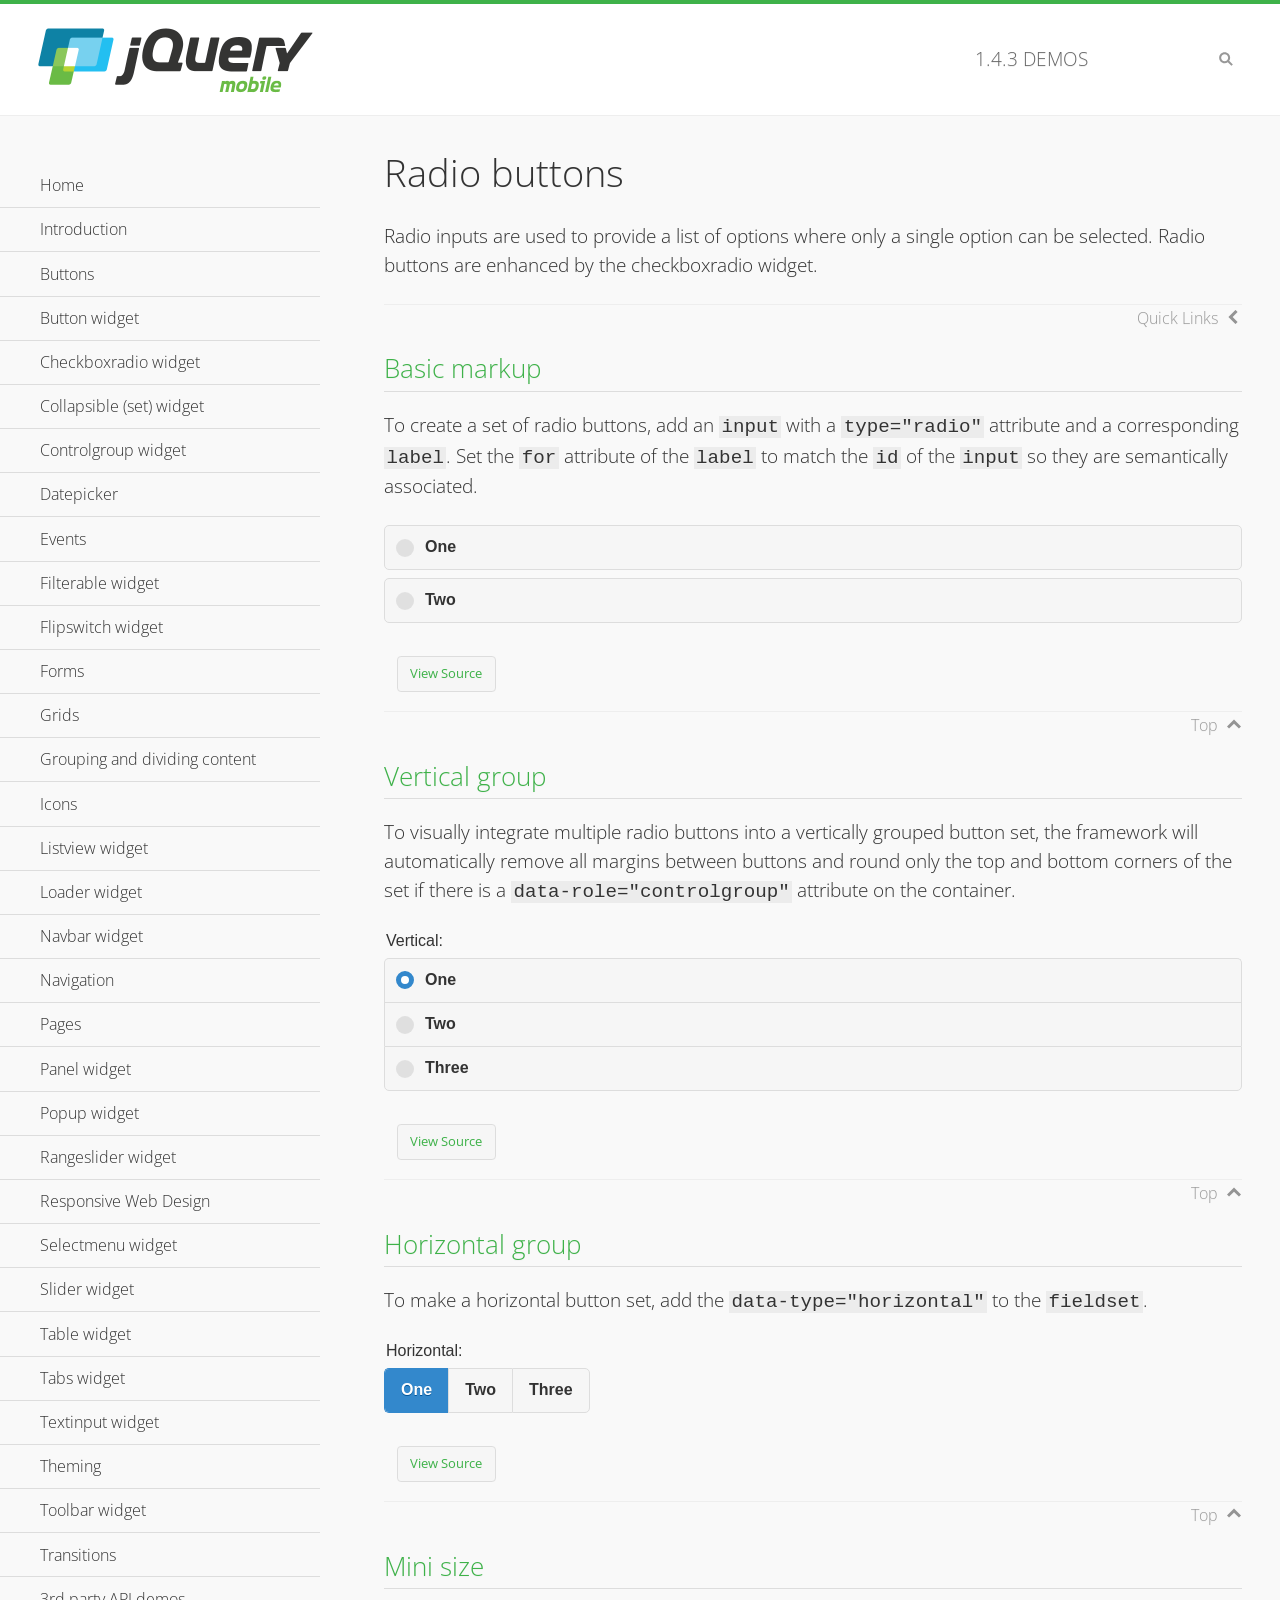
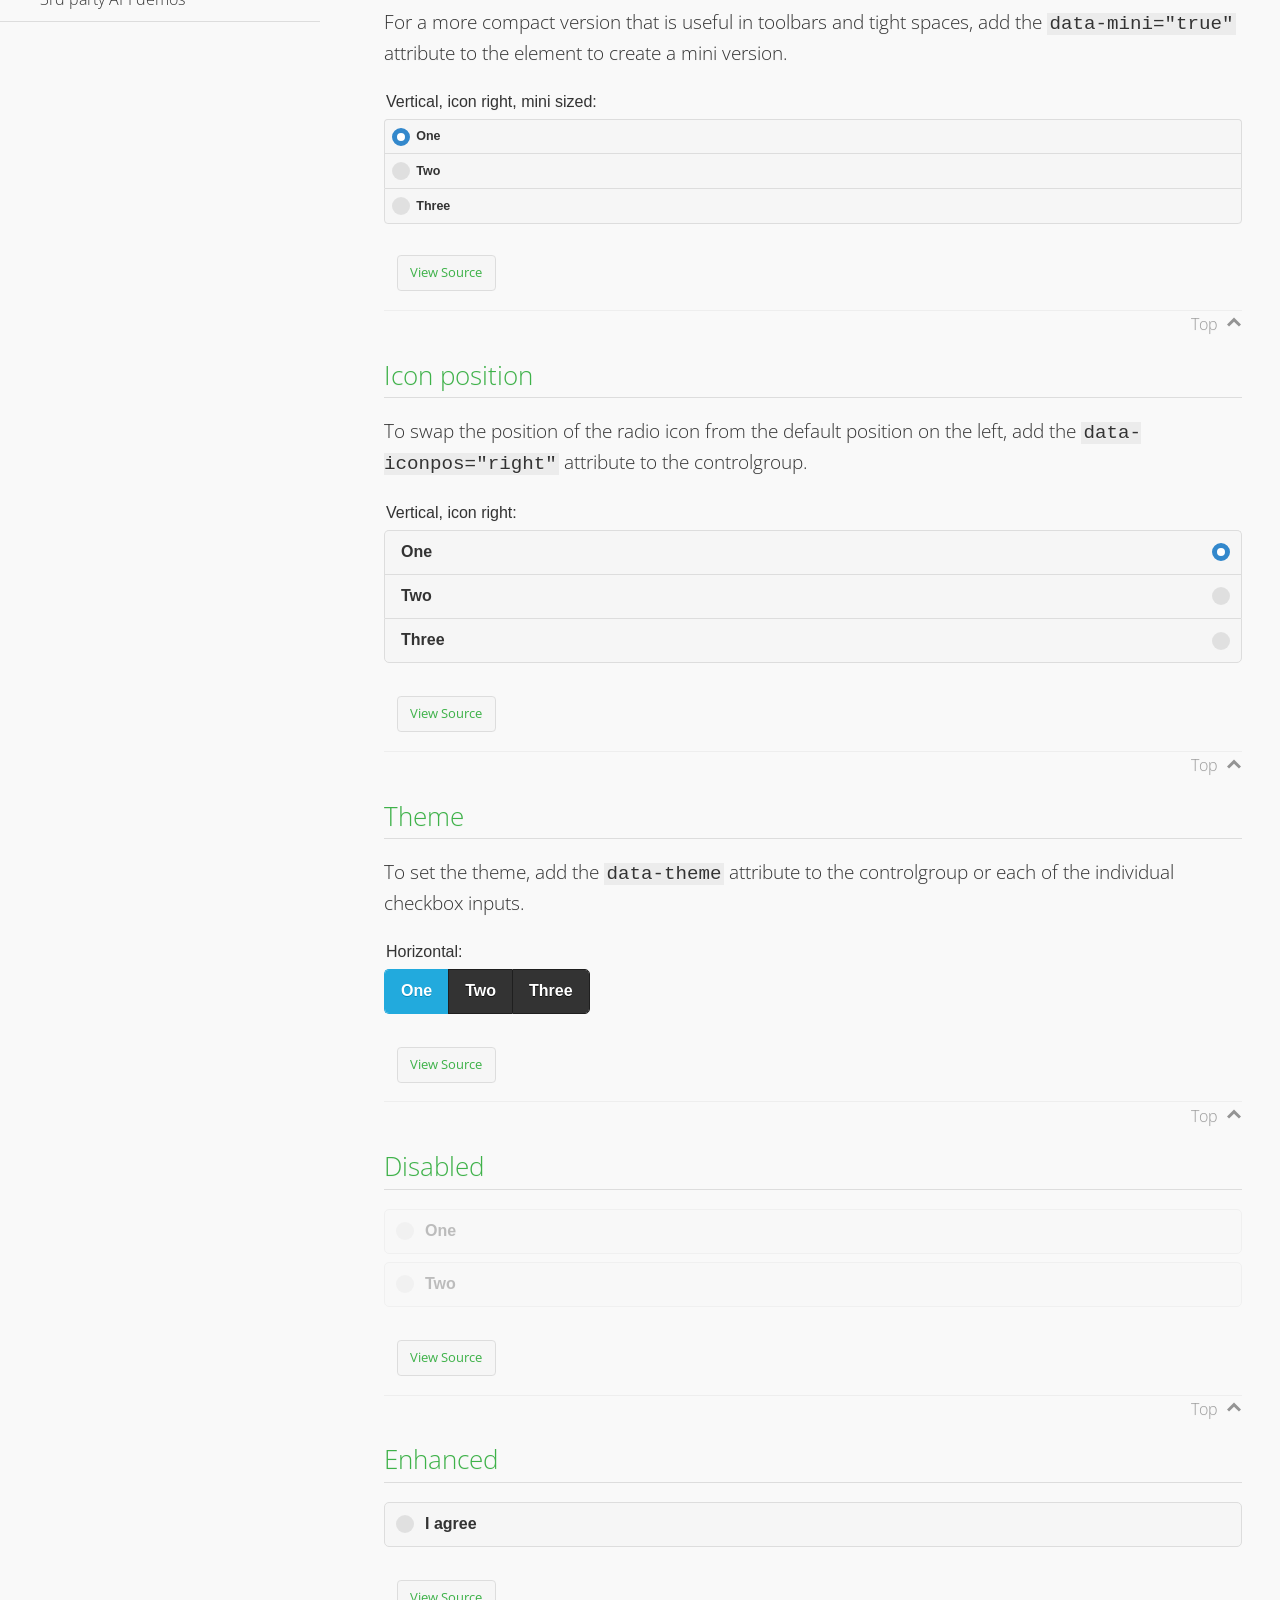
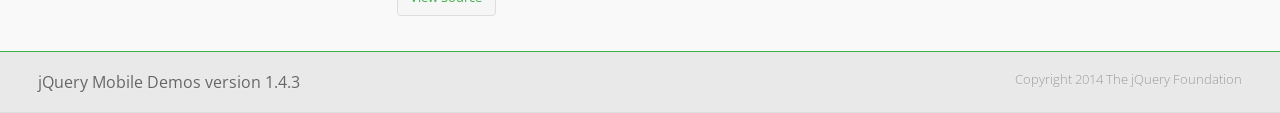
<file: lib/jquery.mobile-1.4.3/demos/checkboxradio-radio/index.html>
<!DOCTYPE html>
<html>
<head>
	<meta charset="utf-8">
	<meta name="viewport" content="width=device-width, initial-scale=1">
	<title>Radio buttons - jQuery Mobile Demos</title>
	<link rel="shortcut icon" href="../favicon.ico">
	<link rel="stylesheet" href="http://fonts.googleapis.com/css?family=Open+Sans:300,400,700">
	<link rel="stylesheet" href="../css/themes/default/jquery.mobile-1.4.3.min.css">
	<link rel="stylesheet" href="../_assets/css/jqm-demos.css">
	<script src="../js/jquery.js"></script>
	<script src="../_assets/js/index.js"></script>
	<script src="../js/jquery.mobile-1.4.3.min.js"></script>
</head>
<body>
<div data-role="page" class="jqm-demos" data-quicklinks="true">

	<div data-role="header" class="jqm-header">
		<h2><a href="../" title="jQuery Mobile Demos home"><img src="../_assets/img/jquery-logo.png" alt="jQuery Mobile"></a></h2>
		<p><span class="jqm-version"></span> Demos</p>
		<a href="#" class="jqm-navmenu-link ui-btn ui-btn-icon-notext ui-corner-all ui-icon-bars ui-nodisc-icon ui-alt-icon ui-btn-left">Menu</a>
		<a href="#" class="jqm-search-link ui-btn ui-btn-icon-notext ui-corner-all ui-icon-search ui-nodisc-icon ui-alt-icon ui-btn-right">Search</a>
	</div><!-- /header -->

	<div role="main" class="ui-content jqm-content">

		<h1>Radio buttons</h1>

		<p>Radio inputs are used to provide a list of options where only a single option can be selected. Radio buttons are enhanced by the checkboxradio widget.</p>

		<h2>Basic markup</h2>

		<p>To create a set of radio buttons, add an <code>input</code> with a <code>type="radio"</code> attribute and a corresponding <code>label</code>. Set the <code>for</code> attribute of the <code>label</code> to match the <code>id</code> of the <code>input</code> so they are semantically associated.</p>

		<div data-demo-html="true">
			<form>
				<label>
					<input type="radio" name="radio-choice-0" id="radio-choice-0a">One
				</label>

				<label for="radio-choice-0b">Two</label>
				<input type="radio" name="radio-choice-0" id="radio-choice-0b" class="custom">
			</form>
		</div><!--/demo-html -->

		<h2>Vertical group</h2>

		<p>To visually integrate multiple radio buttons into a vertically grouped button set, the framework will automatically remove all margins between buttons and round only the top and bottom corners of the set if there is a <code> data-role="controlgroup"</code> attribute on the container.</p>

		<div data-demo-html="true">
			<form>
					<fieldset data-role="controlgroup">
					<legend>Vertical:</legend>
					<input type="radio" name="radio-choice-v-2" id="radio-choice-v-2a" value="on" checked="checked">
					<label for="radio-choice-v-2a">One</label>
					<input type="radio" name="radio-choice-v-2" id="radio-choice-v-2b" value="off">
					<label for="radio-choice-v-2b">Two</label>
					<input type="radio" name="radio-choice-v-2" id="radio-choice-v-2c" value="other">
					<label for="radio-choice-v-2c">Three</label>
				</fieldset>
			</form>
		</div><!--/demo-html -->

		<h2>Horizontal group</h2>

		<p>To make a horizontal button set, add the <code> data-type="horizontal"</code> to the <code>fieldset</code>.</p>

		<div data-demo-html="true">
			<form>
				<fieldset data-role="controlgroup" data-type="horizontal">
					<legend>Horizontal:</legend>
					<input type="radio" name="radio-choice-h-2" id="radio-choice-h-2a" value="on" checked="checked">
					<label for="radio-choice-h-2a">One</label>
					<input type="radio" name="radio-choice-h-2" id="radio-choice-h-2b" value="off">
					<label for="radio-choice-h-2b">Two</label>
					<input type="radio" name="radio-choice-h-2" id="radio-choice-h-2c" value="other">
					<label for="radio-choice-h-2c">Three</label>
				</fieldset>
			</form>
		</div><!--/demo-html -->

		<h2>Mini size</h2>

		<p>For a more compact version that is useful in toolbars and tight spaces, add the <code>data-mini="true"</code> attribute to the element to create a mini version. </p>

		<div data-demo-html="true">
			<form>
				<fieldset data-role="controlgroup" data-mini="true">
					<legend>Vertical, icon right, mini sized:</legend>
					<input type="radio" name="radio-choice-v-6" id="radio-choice-v-6a" value="on" checked="checked">
					<label for="radio-choice-v-6a">One</label>
					<input type="radio" name="radio-choice-v-6" id="radio-choice-v-6b" value="off">
					<label for="radio-choice-v-6b">Two</label>
					<input type="radio" name="radio-choice-v-6" id="radio-choice-v-6c" value="other">
					<label for="radio-choice-v-6c">Three</label>
				</fieldset>
			</form>
		</div><!--/demo-html -->

		<h2>Icon position</h2>

		<p>To swap the position of the radio icon from the default position on the left, add the <code>data-iconpos="right"</code> attribute to the controlgroup.</p>

		<div data-demo-html="true">
			<form>
				<fieldset data-role="controlgroup" data-iconpos="right">
					<legend>Vertical, icon right:</legend>
					<input type="radio" name="radio-choice-w-6" id="radio-choice-w-6a" value="on" checked="checked">
					<label for="radio-choice-w-6a">One</label>
					<input type="radio" name="radio-choice-w-6" id="radio-choice-w-6b" value="off">
					<label for="radio-choice-w-6b">Two</label>
					<input type="radio" name="radio-choice-w-6" id="radio-choice-w-6c" value="other">
					<label for="radio-choice-w-6c">Three</label>
				</fieldset>
			</form>
		</div><!--/demo-html -->

		<h2>Theme</h2>

		<p>To set the theme, add the <code>data-theme</code> attribute to the controlgroup or each of the individual checkbox inputs.</p>

		<div data-demo-html="true">
			<form>
				<fieldset data-role="controlgroup" data-theme="b" data-type="horizontal">
					<legend>Horizontal:</legend>
					<input type="radio" name="radio-choice-t-6" id="radio-choice-t-6a" value="on" checked="checked">
					<label for="radio-choice-t-6a">One</label>
					<input type="radio" name="radio-choice-t-6" id="radio-choice-t-6b" value="off">
					<label for="radio-choice-t-6b">Two</label>
					<input type="radio" name="radio-choice-t-6" id="radio-choice-t-6c" value="other">
					<label for="radio-choice-t-6c">Three</label>
				</fieldset>
			</form>
		</div><!--/demo-html -->

		<h2>Disabled</h2>

		<div data-demo-html="true">
			<form>
				<label>
					<input type="radio" name="radio-choice-7" id="radio-choice-7a" disabled="disabled">One
				</label>
				<label for="radio-choice-7b">Two</label>
				<input type="radio" name="radio-choice-7" id="radio-choice-7b" disabled="disabled">
			</form>
		</div><!--/demo-html -->

		<h2>Enhanced</h2>

		<div data-demo-html="true">
			<div class="ui-radio">
				<label for="radio-enhanced" class="ui-btn ui-corner-all ui-btn-inherit ui-btn-icon-left ui-radio-off">I agree</label>
				<input type="radio" name="radio-enhanced" id="radio-enhanced" data-enhanced="true">
			</div>
		</div><!--/demo-html -->

	</div><!-- /content -->
	    <div data-role="panel" class="jqm-navmenu-panel" data-position="left" data-display="overlay" data-theme="a">
	    	<ul class="jqm-list ui-alt-icon ui-nodisc-icon">
<li data-filtertext="demos homepage" data-icon="home"><a href=".././">Home</a></li>
<li data-filtertext="introduction overview getting started"><a href="../intro/" data-ajax="false">Introduction</a></li>
<li data-filtertext="buttons button markup buttonmarkup method anchor link button element"><a href="../button-markup/" data-ajax="false">Buttons</a></li>
<li data-filtertext="form button widget input button submit reset"><a href="../button/" data-ajax="false">Button widget</a></li>
<li data-role="collapsible" data-enhanced="true" data-collapsed-icon="carat-d" data-expanded-icon="carat-u" data-iconpos="right" data-inset="false" class="ui-collapsible ui-collapsible-themed-content ui-collapsible-collapsed">
	<h3 class="ui-collapsible-heading ui-collapsible-heading-collapsed">
		<a href="#" class="ui-collapsible-heading-toggle ui-btn ui-btn-icon-right ui-btn-inherit ui-icon-carat-d">
		    Checkboxradio widget<span class="ui-collapsible-heading-status"> click to expand contents</span>
		</a>
	</h3>
	<div class="ui-collapsible-content ui-body-inherit ui-collapsible-content-collapsed" aria-hidden="true">
		<ul>
			<li data-filtertext="form checkboxradio widget checkbox input checkboxes controlgroups"><a href="../checkboxradio-checkbox/" data-ajax="false">Checkboxes</a></li>
			<li data-filtertext="form checkboxradio widget radio input radio buttons controlgroups"><a href="../checkboxradio-radio/" data-ajax="false">Radio buttons</a></li>
		</ul>
	</div>
</li>
<li data-role="collapsible" data-enhanced="true" data-collapsed-icon="carat-d" data-expanded-icon="carat-u" data-iconpos="right" data-inset="false" class="ui-collapsible ui-collapsible-themed-content ui-collapsible-collapsed">
	<h3 class="ui-collapsible-heading ui-collapsible-heading-collapsed">
		<a href="#" class="ui-collapsible-heading-toggle ui-btn ui-btn-icon-right ui-btn-inherit ui-icon-carat-d">
			Collapsible (set) widget<span class="ui-collapsible-heading-status"> click to expand contents</span>
		</a>
	</h3>
	<div class="ui-collapsible-content ui-body-inherit ui-collapsible-content-collapsed" aria-hidden="true">
		<ul>
			<li data-filtertext="collapsibles content formatting"><a href="../collapsible/" data-ajax="false">Collapsible</a></li>
			<li data-filtertext="dynamic collapsible set accordion append expand"><a href="../collapsible-dynamic/" data-ajax="false">Dynamic collapsibles</a></li>
			<li data-filtertext="accordions collapsible set widget content formatting grouped collapsibles"><a href="../collapsibleset/" data-ajax="false">Collapsible set</a></li>
		</ul>
	</div>
</li>
<li data-role="collapsible" data-enhanced="true" data-collapsed-icon="carat-d" data-expanded-icon="carat-u" data-iconpos="right" data-inset="false" class="ui-collapsible ui-collapsible-themed-content ui-collapsible-collapsed">
	<h3 class="ui-collapsible-heading ui-collapsible-heading-collapsed">
		<a href="#" class="ui-collapsible-heading-toggle ui-btn ui-btn-icon-right ui-btn-inherit ui-icon-carat-d">
			Controlgroup widget<span class="ui-collapsible-heading-status"> click to expand contents</span>
		</a>
	</h3>
	<div class="ui-collapsible-content ui-body-inherit ui-collapsible-content-collapsed" aria-hidden="true">
		<ul>
			<li data-filtertext="controlgroups selectmenu checkboxradio input grouped buttons horizontal vertical"><a href="../controlgroup/" data-ajax="false">Controlgroup</a></li>
			<li data-filtertext="dynamic controlgroup dynamically add buttons"><a href="../controlgroup-dynamic/" data-ajax="false">Dynamic controlgroups</a></li>
		</ul>
	</div>
</li>
<li data-filtertext="form datepicker widget date input"><a href="../datepicker/" data-ajax="false">Datepicker</a></li>
<li data-role="collapsible" data-enhanced="true" data-collapsed-icon="carat-d" data-expanded-icon="carat-u" data-iconpos="right" data-inset="false" class="ui-collapsible ui-collapsible-themed-content ui-collapsible-collapsed">
	<h3 class="ui-collapsible-heading ui-collapsible-heading-collapsed">
		<a href="#" class="ui-collapsible-heading-toggle ui-btn ui-btn-icon-right ui-btn-inherit ui-icon-carat-d">
			Events<span class="ui-collapsible-heading-status"> click to expand contents</span>
		</a>
	</h3>
	<div class="ui-collapsible-content ui-body-inherit ui-collapsible-content-collapsed" aria-hidden="true">
		<ul>
			<li data-filtertext="swipe to delete list items listviews swipe events"><a href="../swipe-list/" data-ajax="false">Swipe list items</a></li>
			<li data-filtertext="swipe to navigate swipe page navigation swipe events"><a href="../swipe-page/" data-ajax="false">Swipe page navigation</a></li>
		</ul>
	</div>
</li>
<li data-filtertext="filterable filter elements sorting searching listview table"><a href="../filterable/" data-ajax="false">Filterable widget</a></li>
<li data-filtertext="form flipswitch widget flip toggle switch binary select checkbox input"><a href="../flipswitch/" data-ajax="false">Flipswitch widget</a></li>
<li data-role="collapsible" data-enhanced="true" data-collapsed-icon="carat-d" data-expanded-icon="carat-u" data-iconpos="right" data-inset="false" class="ui-collapsible ui-collapsible-themed-content ui-collapsible-collapsed">
	<h3 class="ui-collapsible-heading ui-collapsible-heading-collapsed">
		<a href="#" class="ui-collapsible-heading-toggle ui-btn ui-btn-icon-right ui-btn-inherit ui-icon-carat-d">
			Forms<span class="ui-collapsible-heading-status"> click to expand contents</span>
		</a>
	</h3>
	<div class="ui-collapsible-content ui-body-inherit ui-collapsible-content-collapsed" aria-hidden="true">
		<ul>
			<li data-filtertext="forms text checkbox radio range button submit reset inputs selects textarea slider flipswitch label form elements"><a href="../forms/" data-ajax="false">Forms</a></li>
			<li data-filtertext="form hide labels hidden accessible ui-hidden-accessible forms"><a href="../forms-label-hidden-accessible/" data-ajax="false">Hide labels</a></li>
			<li data-filtertext="form field containers fieldcontain ui-field-contain forms"><a href="../forms-field-contain/" data-ajax="false">Field containers</a></li>
			<li data-filtertext="forms disabled form elements"><a href="../forms-disabled/" data-ajax="false">Forms disabled</a></li>
			<li data-filtertext="forms gallery examples overview forms text checkbox radio range button submit reset inputs selects textarea slider flipswitch label form elements"><a href="../forms-gallery/" data-ajax="false">Forms gallery</a></li>
		</ul>
	</div>
</li>
<li data-role="collapsible" data-enhanced="true" data-collapsed-icon="carat-d" data-expanded-icon="carat-u" data-iconpos="right" data-inset="false" class="ui-collapsible ui-collapsible-themed-content ui-collapsible-collapsed">
	<h3 class="ui-collapsible-heading ui-collapsible-heading-collapsed">
		<a href="#" class="ui-collapsible-heading-toggle ui-btn ui-btn-icon-right ui-btn-inherit ui-icon-carat-d">
			Grids<span class="ui-collapsible-heading-status"> click to expand contents</span>
		</a>
	</h3>
	<div class="ui-collapsible-content ui-body-inherit ui-collapsible-content-collapsed" aria-hidden="true">
		<ul>
			<li data-filtertext="grids columns blocks content formatting rwd responsive css framework"><a href="../grids/" data-ajax="false">Grids</a></li>
			<li data-filtertext="buttons in grids css framework"><a href="../grids-buttons/" data-ajax="false">Buttons in grids</a></li>
			<li data-filtertext="custom responsive grids rwd css framework"><a href="../grids-custom-responsive/" data-ajax="false">Custom responsive grids</a></li>
		</ul>
	</div>
</li>
<li data-filtertext="blocks content formatting sections heading"><a href="../body-bar-classes/" data-ajax="false">Grouping and dividing content</a></li>
<li data-role="collapsible" data-enhanced="true" data-collapsed-icon="carat-d" data-expanded-icon="carat-u" data-iconpos="right" data-inset="false" class="ui-collapsible ui-collapsible-themed-content ui-collapsible-collapsed">
	<h3 class="ui-collapsible-heading ui-collapsible-heading-collapsed">
		<a href="#" class="ui-collapsible-heading-toggle ui-btn ui-btn-icon-right ui-btn-inherit ui-icon-carat-d">
			Icons<span class="ui-collapsible-heading-status"> click to expand contents</span>
		</a>
	</h3>
	<div class="ui-collapsible-content ui-body-inherit ui-collapsible-content-collapsed" aria-hidden="true">
		<ul>
			<li data-filtertext="button icons svg disc alt custom icon position"><a href="../icons/" data-ajax="false">Icons</a></li>
			<li data-filtertext=""><a href="../icons-grunticon/" data-ajax="false">Grunticon loader</a></li>
		</ul>
	</div>
</li>
<li data-role="collapsible" data-enhanced="true" data-collapsed-icon="carat-d" data-expanded-icon="carat-u" data-iconpos="right" data-inset="false" class="ui-collapsible ui-collapsible-themed-content ui-collapsible-collapsed">
	<h3 class="ui-collapsible-heading ui-collapsible-heading-collapsed">
		<a href="#" class="ui-collapsible-heading-toggle ui-btn ui-btn-icon-right ui-btn-inherit ui-icon-carat-d">
			Listview widget<span class="ui-collapsible-heading-status"> click to expand contents</span>
		</a>
	</h3>
	<div class="ui-collapsible-content ui-body-inherit ui-collapsible-content-collapsed" aria-hidden="true">
		<ul>
			<li data-filtertext="listview widget thumbnails icons nested split button collapsible ul ol"><a href="../listview/" data-ajax="false">Listview</a></li>
			<li data-filtertext="autocomplete filterable reveal listview filtertextbeforefilter placeholder"><a href="../listview-autocomplete/" data-ajax="false">Listview autocomplete</a></li>
			<li data-filtertext="autocomplete filterable reveal listview remote data filtertextbeforefilter placeholder"><a href="../listview-autocomplete-remote/" data-ajax="false">Listview autocomplete remote data</a></li>
			<li data-filtertext="autodividers anchor jump scroll linkbars listview lists ul ol"><a href="../listview-autodividers-linkbar/" data-ajax="false">Listview autodividers linkbar</a></li>
			<li data-filtertext="listview autodividers selector autodividersselector lists ul ol"><a href="../listview-autodividers-selector/" data-ajax="false">Listview autodividers selector</a></li>
			<li data-filtertext="listview nested list items"><a href="../listview-nested-lists/" data-ajax="false">Nested Listviews</a></li>
			<li data-filtertext="listview collapsible list items flat"><a href="../listview-collapsible-item-flat/" data-ajax="false">Listview collapsible list items (flat)</a></li>
			<li data-filtertext="listview collapsible list indented"><a href="../listview-collapsible-item-indented/" data-ajax="false">Listview collapsible list items (indented)</a></li>
			<li data-filtertext="grid listview responsive grids responsive listviews lists ul"><a href="../listview-grid/" data-ajax="false">Listview responsive grid</a></li>
		</ul>
	</div>
</li>
<li data-filtertext="loader widget page loading navigation overlay spinner"><a href="../loader/" data-ajax="false">Loader widget</a></li>
<li data-filtertext="navbar widget navmenu toolbars header footer"><a href="../navbar/" data-ajax="false">Navbar widget</a></li>
<li data-role="collapsible" data-enhanced="true" data-collapsed-icon="carat-d" data-expanded-icon="carat-u" data-iconpos="right" data-inset="false" class="ui-collapsible ui-collapsible-themed-content ui-collapsible-collapsed">
	<h3 class="ui-collapsible-heading ui-collapsible-heading-collapsed">
		<a href="#" class="ui-collapsible-heading-toggle ui-btn ui-btn-icon-right ui-btn-inherit ui-icon-carat-d">
			Navigation<span class="ui-collapsible-heading-status"> click to expand contents</span>
		</a>
	</h3>
	<div class="ui-collapsible-content ui-body-inherit ui-collapsible-content-collapsed" aria-hidden="true">
		<ul>
			<li data-filtertext="ajax navigation navigate widget history event method"><a href="../navigation/" data-ajax="false">Navigation</a></li>
			<li data-filtertext="linking pages page links navigation ajax prefetch cache"><a href="../navigation-linking-pages/" data-ajax="false">Linking pages</a></li>
			<!-- <li data-filtertext="php redirect server redirection server-side navigation"><a href="../navigation-php-redirect/" data-ajax="false">PHP redirect demo</a></li>-->
			<li data-filtertext="navigation redirection hash query"><a href="../navigation-hash-processing/" data-ajax="false">Hash processing demo</a></li>
			<li data-filtertext="navigation redirection hash query"><a href="../page-events/" data-ajax="false">Page Navigation Events</a></li>
		</ul>
	</div>
</li>
<li data-role="collapsible" data-enhanced="true" data-collapsed-icon="carat-d" data-expanded-icon="carat-u" data-iconpos="right" data-inset="false" class="ui-collapsible ui-collapsible-themed-content ui-collapsible-collapsed">
	<h3 class="ui-collapsible-heading ui-collapsible-heading-collapsed">
		<a href="#" class="ui-collapsible-heading-toggle ui-btn ui-btn-icon-right ui-btn-inherit ui-icon-carat-d">
			Pages<span class="ui-collapsible-heading-status"> click to expand contents</span>
		</a>
	</h3>
	<div class="ui-collapsible-content ui-body-inherit ui-collapsible-content-collapsed" aria-hidden="true">
		<ul>
			<li data-filtertext="pages page widget ajax navigation"><a href="../pages/" data-ajax="false">Pages</a></li>
			<li data-filtertext="single page"><a href="../pages-single-page/" data-ajax="false">Single page</a></li>
			<li data-filtertext="multipage multi-page page"><a href="../pages-multi-page/" data-ajax="false">Multi-page template</a></li>
			<li data-filtertext="dialog page widget modal popup"><a href="../pages-dialog/" data-ajax="false">Dialog page</a></li>
		</ul>
	</div>
</li>
<li data-role="collapsible" data-enhanced="true" data-collapsed-icon="carat-d" data-expanded-icon="carat-u" data-iconpos="right" data-inset="false" class="ui-collapsible ui-collapsible-themed-content ui-collapsible-collapsed">
	<h3 class="ui-collapsible-heading ui-collapsible-heading-collapsed">
		<a href="#" class="ui-collapsible-heading-toggle ui-btn ui-btn-icon-right ui-btn-inherit ui-icon-carat-d">
			Panel widget<span class="ui-collapsible-heading-status"> click to expand contents</span>
		</a>
	</h3>
	<div class="ui-collapsible-content ui-body-inherit ui-collapsible-content-collapsed" aria-hidden="true">
		<ul>
			<li data-filtertext="panel widget sliding panels reveal push overlay responsive"><a href="../panel/" data-ajax="false">Panel</a></li>
			<li data-filtertext=""><a href="../panel-external/" data-ajax="false">External panels</a></li>
			<li data-filtertext="panel "><a href="../panel-fixed/" data-ajax="false">Fixed panels</a></li>
			<li data-filtertext="panel slide panels sliding panels shadow rwd responsive breakpoint"><a href="../panel-responsive/" data-ajax="false">Panels responsive</a></li>
			<li data-filtertext="panel custom style custom panel width reveal shadow listview panel styling page background wrapper"><a href="../panel-styling/" data-ajax="false">Custom panel style</a></li>
			<li data-filtertext="panel open on swipe"><a href="../panel-swipe-open/" data-ajax="false">Panel open on swipe</a></li>
			<li data-filtertext="panels outside page internal external toolbars"><a href="../panel-external-internal/" data-ajax="false">Panel external and internal</a></li>
		</ul>
	</div>
</li>
<li data-role="collapsible" data-enhanced="true" data-collapsed-icon="carat-d" data-expanded-icon="carat-u" data-iconpos="right" data-inset="false" class="ui-collapsible ui-collapsible-themed-content ui-collapsible-collapsed">
	<h3 class="ui-collapsible-heading ui-collapsible-heading-collapsed">
		<a href="#" class="ui-collapsible-heading-toggle ui-btn ui-btn-icon-right ui-btn-inherit ui-icon-carat-d">
			Popup widget<span class="ui-collapsible-heading-status"> click to expand contents</span>
		</a>
	</h3>
	<div class="ui-collapsible-content ui-body-inherit ui-collapsible-content-collapsed" aria-hidden="true">
		<ul>
			<li data-filtertext="popup widget popups dialog modal transition tooltip lightbox form overlay screen flip pop fade transition"><a href="../popup/" data-ajax="false">Popup</a></li>
			<li data-filtertext="popup alignment position"><a href="../popup-alignment/" data-ajax="false">Popup alignment</a></li>
			<li data-filtertext="popup arrow size popups popover"><a href="../popup-arrow-size/" data-ajax="false">Popup arrow size</a></li>
			<li data-filtertext="dynamic popups popup images lightbox"><a href="../popup-dynamic/" data-ajax="false">Dynamic popups</a></li>
			<li data-filtertext="popups with iframes scaling"><a href="../popup-iframe/" data-ajax="false">Popups with iframes</a></li>
			<li data-filtertext="popup image scaling"><a href="../popup-image-scaling/" data-ajax="false">Popup image scaling</a></li>
			<li data-filtertext="external popup outside multi-page"><a href="../popup-outside-multipage/" data-ajax="false">Popup outside multi-page</a></li>
		</ul>
	</div>
</li>
<li data-filtertext="form rangeslider widget dual sliders dual handle sliders range input"><a href="../rangeslider/" data-ajax="false">Rangeslider widget</a></li>
<li data-filtertext="responsive web design rwd adaptive progressive enhancement PE accessible mobile breakpoints media query media queries"><a href="../rwd/" data-ajax="false">Responsive Web Design</a></li>
<li data-role="collapsible" data-enhanced="true" data-collapsed-icon="carat-d" data-expanded-icon="carat-u" data-iconpos="right" data-inset="false" class="ui-collapsible ui-collapsible-themed-content ui-collapsible-collapsed">
	<h3 class="ui-collapsible-heading ui-collapsible-heading-collapsed">
		<a href="#" class="ui-collapsible-heading-toggle ui-btn ui-btn-icon-right ui-btn-inherit ui-icon-carat-d">
			Selectmenu widget<span class="ui-collapsible-heading-status"> click to expand contents</span>
		</a>
	</h3>
	<div class="ui-collapsible-content ui-body-inherit ui-collapsible-content-collapsed" aria-hidden="true">
		<ul>
			<li data-filtertext="form selectmenu widget select input custom select menu selects"><a href="../selectmenu/" data-ajax="false">Selectmenu</a></li>
			<li data-filtertext="form custom select menu selectmenu widget custom menu option optgroup multiple selects"><a href="../selectmenu-custom/" data-ajax="false">Custom select menu</a></li>
			<li data-filtertext="filterable select filter popup dialog"><a href="../selectmenu-custom-filter/" data-ajax="false">Custom select menu with filter</a></li>
		</ul>
	</div>
</li>
<li data-role="collapsible" data-enhanced="true" data-collapsed-icon="carat-d" data-expanded-icon="carat-u" data-iconpos="right" data-inset="false" class="ui-collapsible ui-collapsible-themed-content ui-collapsible-collapsed">
	<h3 class="ui-collapsible-heading ui-collapsible-heading-collapsed">
		<a href="#" class="ui-collapsible-heading-toggle ui-btn ui-btn-icon-right ui-btn-inherit ui-icon-carat-d">
			Slider widget<span class="ui-collapsible-heading-status"> click to expand contents</span>
		</a>
	</h3>
	<div class="ui-collapsible-content ui-body-inherit ui-collapsible-content-collapsed" aria-hidden="true">
		<ul>
			<li data-filtertext="form slider widget range input single sliders"><a href="../slider/" data-ajax="false">Slider</a></li>
			<li data-filtertext="form slider widget flipswitch slider binary select flip toggle switch"><a href="../slider-flipswitch/" data-ajax="false">Slider flip toggle switch</a></li>
			<li data-filtertext="form slider tooltip handle value input range sliders"><a href="../slider-tooltip/" data-ajax="false">Slider tooltip</a></li>
		</ul>
	</div>
</li>
<li data-role="collapsible" data-enhanced="true" data-collapsed-icon="carat-d" data-expanded-icon="carat-u" data-iconpos="right" data-inset="false" class="ui-collapsible ui-collapsible-themed-content ui-collapsible-collapsed">
	<h3 class="ui-collapsible-heading ui-collapsible-heading-collapsed">
		<a href="#" class="ui-collapsible-heading-toggle ui-btn ui-btn-icon-right ui-btn-inherit ui-icon-carat-d">
			Table widget<span class="ui-collapsible-heading-status"> click to expand contents</span>
		</a>
	</h3>
	<div class="ui-collapsible-content ui-body-inherit ui-collapsible-content-collapsed" aria-hidden="true">
		<ul>
			<li data-filtertext="table widget reflow column toggle th td responsive tables rwd hide show tabular"><a href="../table-column-toggle/" data-ajax="false">Table Column Toggle</a></li>
			<li data-filtertext="table column toggle phone comparison demo"><a href="../table-column-toggle-example/" data-ajax="false">Table Column Toggle demo</a></li>
			<li data-filtertext="responsive tables table column toggle heading groups rwd breakpoint"><a href="../table-column-toggle-heading-groups/" data-ajax="false">Table Column Toggle heading groups</a></li>
			<li data-filtertext="responsive tables table column toggle hide rwd breakpoint customization options"><a href="../table-column-toggle-options/" data-ajax="false">Table Column Toggle options</a></li>
			<li data-filtertext="table reflow th td responsive rwd columns tabular"><a href="../table-reflow/" data-ajax="false">Table Reflow</a></li>
			<li data-filtertext="responsive tables table reflow heading groups rwd breakpoint"><a href="../table-reflow-heading-groups/" data-ajax="false">Table Reflow heading groups</a></li>
			<li data-filtertext="responsive tables table reflow stripes strokes table style"><a href="../table-reflow-stripes-strokes/" data-ajax="false">Table Reflow stripes and strokes</a></li>
			<li data-filtertext="responsive tables table reflow stack custom styles"><a href="../table-reflow-styling/" data-ajax="false">Table Reflow custom styles</a></li>
		</ul>
	</div>
</li>
<li data-filtertext="ui tabs widget"><a href="../tabs/" data-ajax="false">Tabs widget</a></li>
<li data-filtertext="form textinput widget text input textarea number date time tel email file color password"><a href="../textinput/" data-ajax="false">Textinput widget</a></li>
<li data-role="collapsible" data-enhanced="true" data-collapsed-icon="carat-d" data-expanded-icon="carat-u" data-iconpos="right" data-inset="false" class="ui-collapsible ui-collapsible-themed-content ui-collapsible-collapsed">
	<h3 class="ui-collapsible-heading ui-collapsible-heading-collapsed">
		<a href="#" class="ui-collapsible-heading-toggle ui-btn ui-btn-icon-right ui-btn-inherit ui-icon-carat-d">
			Theming<span class="ui-collapsible-heading-status"> click to expand contents</span>
		</a>
	</h3>
	<div class="ui-collapsible-content ui-body-inherit ui-collapsible-content-collapsed" aria-hidden="true">
		<ul>
			<li data-filtertext="default theme swatches theming style css"><a href="../theme-default/" data-ajax="false">Default theme</a></li>
			<li data-filtertext="classic theme old theme swatches theming style css"><a href="../theme-classic/" data-ajax="false">Classic theme</a></li>
		</ul>
	</div>
</li>
<li data-role="collapsible" data-enhanced="true" data-collapsed-icon="carat-d" data-expanded-icon="carat-u" data-iconpos="right" data-inset="false" class="ui-collapsible ui-collapsible-themed-content ui-collapsible-collapsed">
	<h3 class="ui-collapsible-heading ui-collapsible-heading-collapsed">
		<a href="#" class="ui-collapsible-heading-toggle ui-btn ui-btn-icon-right ui-btn-inherit ui-icon-carat-d">
			Toolbar widget<span class="ui-collapsible-heading-status"> click to expand contents</span>
		</a>
	</h3>
	<div class="ui-collapsible-content ui-body-inherit ui-collapsible-content-collapsed" aria-hidden="true">
		<ul>
			<li data-filtertext="toolbar widget header footer toolbars fixed fullscreen external sections"><a href="../toolbar/" data-ajax="false">Toolbar</a></li>
			<li data-filtertext="dynamic toolbars dynamically add toolbar header footer"><a href="../toolbar-dynamic/" data-ajax="false">Dynamic toolbars</a></li>
			<li data-filtertext="external toolbars header footer"><a href="../toolbar-external/" data-ajax="false">External toolbars</a></li>
			<li data-filtertext="fixed toolbars header footer"><a href="../toolbar-fixed/" data-ajax="false">Fixed toolbars</a></li>
			<li data-filtertext="fixed fullscreen toolbars header footer"><a href="../toolbar-fixed-fullscreen/" data-ajax="false">Fullscreen toolbars</a></li>
			<li data-filtertext="external fixed toolbars header footer"><a href="../toolbar-fixed-external/" data-ajax="false">Fixed external toolbars</a></li>
			<li data-filtertext="external persistent toolbars header footer navbar navmenu"><a href="../toolbar-fixed-persistent/" data-ajax="false">Persistent toolbars</a></li>
			<li data-filtertext="external ajax optimized toolbars persistent toolbars header footer navbar"><a href="../toolbar-fixed-persistent-optimized/" data-ajax="false">Ajax optimized toolbars</a></li>
			<li data-filtertext="form in toolbars header footer"><a href="../toolbar-fixed-forms/" data-ajax="false">Form in toolbar</a></li>
		</ul>
	</div>
</li>
<li data-filtertext="page transitions animated pages popup navigation flip slide fade pop"><a href="../transitions/" data-ajax="false">Transitions</a></li>
<li data-role="collapsible" data-enhanced="true" data-collapsed-icon="carat-d" data-expanded-icon="carat-u" data-iconpos="right" data-inset="false" class="ui-collapsible ui-collapsible-themed-content ui-collapsible-collapsed">
	<h3 class="ui-collapsible-heading ui-collapsible-heading-collapsed">
		<a href="#" class="ui-collapsible-heading-toggle ui-btn ui-btn-icon-right ui-btn-inherit ui-icon-carat-d">
			3rd party API demos<span class="ui-collapsible-heading-status"> click to expand contents</span>
		</a>
	</h3>
	<div class="ui-collapsible-content ui-body-inherit ui-collapsible-content-collapsed" aria-hidden="true">
		<ul>
			<li data-filtertext="backbone requirejs navigation router"><a href="../backbone-requirejs/" data-ajax="false">Backbone RequireJS</a></li>
			<li data-filtertext="google maps geolocation demo"><a href="../map-geolocation/" data-ajax="false">Google Maps geolocation</a></li>
			<li data-filtertext="google maps hybrid"><a href="../map-list-toggle/" data-ajax="false">Google Maps list toggle</a></li>
		</ul>
	</div>
</li>



		     </ul>
		</div><!-- /panel -->


	<div data-role="footer" data-position="fixed" data-tap-toggle="false" class="jqm-footer">
		<p>jQuery Mobile Demos version <span class="jqm-version"></span></p>
		<p>Copyright 2014 The jQuery Foundation</p>
	</div><!-- /footer -->
	<!-- TODO: This should become an external panel so we can add input to markup (unique ID) -->
    <div data-role="panel" class="jqm-search-panel" data-position="right" data-display="overlay" data-theme="a">
		<div class="jqm-search">
			<ul class="jqm-list" data-filter-placeholder="Search demos..." data-filter-reveal="true">
<li data-filtertext="demos homepage" data-icon="home"><a href=".././">Home</a></li>
<li data-filtertext="introduction overview getting started"><a href="../intro/" data-ajax="false">Introduction</a></li>
<li data-filtertext="buttons button markup buttonmarkup method anchor link button element"><a href="../button-markup/" data-ajax="false">Buttons</a></li>
<li data-filtertext="form button widget input button submit reset"><a href="../button/" data-ajax="false">Button widget</a></li>
<li data-role="collapsible" data-enhanced="true" data-collapsed-icon="carat-d" data-expanded-icon="carat-u" data-iconpos="right" data-inset="false" class="ui-collapsible ui-collapsible-themed-content ui-collapsible-collapsed">
	<h3 class="ui-collapsible-heading ui-collapsible-heading-collapsed">
		<a href="#" class="ui-collapsible-heading-toggle ui-btn ui-btn-icon-right ui-btn-inherit ui-icon-carat-d">
		    Checkboxradio widget<span class="ui-collapsible-heading-status"> click to expand contents</span>
		</a>
	</h3>
	<div class="ui-collapsible-content ui-body-inherit ui-collapsible-content-collapsed" aria-hidden="true">
		<ul>
			<li data-filtertext="form checkboxradio widget checkbox input checkboxes controlgroups"><a href="../checkboxradio-checkbox/" data-ajax="false">Checkboxes</a></li>
			<li data-filtertext="form checkboxradio widget radio input radio buttons controlgroups"><a href="../checkboxradio-radio/" data-ajax="false">Radio buttons</a></li>
		</ul>
	</div>
</li>
<li data-role="collapsible" data-enhanced="true" data-collapsed-icon="carat-d" data-expanded-icon="carat-u" data-iconpos="right" data-inset="false" class="ui-collapsible ui-collapsible-themed-content ui-collapsible-collapsed">
	<h3 class="ui-collapsible-heading ui-collapsible-heading-collapsed">
		<a href="#" class="ui-collapsible-heading-toggle ui-btn ui-btn-icon-right ui-btn-inherit ui-icon-carat-d">
			Collapsible (set) widget<span class="ui-collapsible-heading-status"> click to expand contents</span>
		</a>
	</h3>
	<div class="ui-collapsible-content ui-body-inherit ui-collapsible-content-collapsed" aria-hidden="true">
		<ul>
			<li data-filtertext="collapsibles content formatting"><a href="../collapsible/" data-ajax="false">Collapsible</a></li>
			<li data-filtertext="dynamic collapsible set accordion append expand"><a href="../collapsible-dynamic/" data-ajax="false">Dynamic collapsibles</a></li>
			<li data-filtertext="accordions collapsible set widget content formatting grouped collapsibles"><a href="../collapsibleset/" data-ajax="false">Collapsible set</a></li>
		</ul>
	</div>
</li>
<li data-role="collapsible" data-enhanced="true" data-collapsed-icon="carat-d" data-expanded-icon="carat-u" data-iconpos="right" data-inset="false" class="ui-collapsible ui-collapsible-themed-content ui-collapsible-collapsed">
	<h3 class="ui-collapsible-heading ui-collapsible-heading-collapsed">
		<a href="#" class="ui-collapsible-heading-toggle ui-btn ui-btn-icon-right ui-btn-inherit ui-icon-carat-d">
			Controlgroup widget<span class="ui-collapsible-heading-status"> click to expand contents</span>
		</a>
	</h3>
	<div class="ui-collapsible-content ui-body-inherit ui-collapsible-content-collapsed" aria-hidden="true">
		<ul>
			<li data-filtertext="controlgroups selectmenu checkboxradio input grouped buttons horizontal vertical"><a href="../controlgroup/" data-ajax="false">Controlgroup</a></li>
			<li data-filtertext="dynamic controlgroup dynamically add buttons"><a href="../controlgroup-dynamic/" data-ajax="false">Dynamic controlgroups</a></li>
		</ul>
	</div>
</li>
<li data-filtertext="form datepicker widget date input"><a href="../datepicker/" data-ajax="false">Datepicker</a></li>
<li data-role="collapsible" data-enhanced="true" data-collapsed-icon="carat-d" data-expanded-icon="carat-u" data-iconpos="right" data-inset="false" class="ui-collapsible ui-collapsible-themed-content ui-collapsible-collapsed">
	<h3 class="ui-collapsible-heading ui-collapsible-heading-collapsed">
		<a href="#" class="ui-collapsible-heading-toggle ui-btn ui-btn-icon-right ui-btn-inherit ui-icon-carat-d">
			Events<span class="ui-collapsible-heading-status"> click to expand contents</span>
		</a>
	</h3>
	<div class="ui-collapsible-content ui-body-inherit ui-collapsible-content-collapsed" aria-hidden="true">
		<ul>
			<li data-filtertext="swipe to delete list items listviews swipe events"><a href="../swipe-list/" data-ajax="false">Swipe list items</a></li>
			<li data-filtertext="swipe to navigate swipe page navigation swipe events"><a href="../swipe-page/" data-ajax="false">Swipe page navigation</a></li>
		</ul>
	</div>
</li>
<li data-filtertext="filterable filter elements sorting searching listview table"><a href="../filterable/" data-ajax="false">Filterable widget</a></li>
<li data-filtertext="form flipswitch widget flip toggle switch binary select checkbox input"><a href="../flipswitch/" data-ajax="false">Flipswitch widget</a></li>
<li data-role="collapsible" data-enhanced="true" data-collapsed-icon="carat-d" data-expanded-icon="carat-u" data-iconpos="right" data-inset="false" class="ui-collapsible ui-collapsible-themed-content ui-collapsible-collapsed">
	<h3 class="ui-collapsible-heading ui-collapsible-heading-collapsed">
		<a href="#" class="ui-collapsible-heading-toggle ui-btn ui-btn-icon-right ui-btn-inherit ui-icon-carat-d">
			Forms<span class="ui-collapsible-heading-status"> click to expand contents</span>
		</a>
	</h3>
	<div class="ui-collapsible-content ui-body-inherit ui-collapsible-content-collapsed" aria-hidden="true">
		<ul>
			<li data-filtertext="forms text checkbox radio range button submit reset inputs selects textarea slider flipswitch label form elements"><a href="../forms/" data-ajax="false">Forms</a></li>
			<li data-filtertext="form hide labels hidden accessible ui-hidden-accessible forms"><a href="../forms-label-hidden-accessible/" data-ajax="false">Hide labels</a></li>
			<li data-filtertext="form field containers fieldcontain ui-field-contain forms"><a href="../forms-field-contain/" data-ajax="false">Field containers</a></li>
			<li data-filtertext="forms disabled form elements"><a href="../forms-disabled/" data-ajax="false">Forms disabled</a></li>
			<li data-filtertext="forms gallery examples overview forms text checkbox radio range button submit reset inputs selects textarea slider flipswitch label form elements"><a href="../forms-gallery/" data-ajax="false">Forms gallery</a></li>
		</ul>
	</div>
</li>
<li data-role="collapsible" data-enhanced="true" data-collapsed-icon="carat-d" data-expanded-icon="carat-u" data-iconpos="right" data-inset="false" class="ui-collapsible ui-collapsible-themed-content ui-collapsible-collapsed">
	<h3 class="ui-collapsible-heading ui-collapsible-heading-collapsed">
		<a href="#" class="ui-collapsible-heading-toggle ui-btn ui-btn-icon-right ui-btn-inherit ui-icon-carat-d">
			Grids<span class="ui-collapsible-heading-status"> click to expand contents</span>
		</a>
	</h3>
	<div class="ui-collapsible-content ui-body-inherit ui-collapsible-content-collapsed" aria-hidden="true">
		<ul>
			<li data-filtertext="grids columns blocks content formatting rwd responsive css framework"><a href="../grids/" data-ajax="false">Grids</a></li>
			<li data-filtertext="buttons in grids css framework"><a href="../grids-buttons/" data-ajax="false">Buttons in grids</a></li>
			<li data-filtertext="custom responsive grids rwd css framework"><a href="../grids-custom-responsive/" data-ajax="false">Custom responsive grids</a></li>
		</ul>
	</div>
</li>
<li data-filtertext="blocks content formatting sections heading"><a href="../body-bar-classes/" data-ajax="false">Grouping and dividing content</a></li>
<li data-role="collapsible" data-enhanced="true" data-collapsed-icon="carat-d" data-expanded-icon="carat-u" data-iconpos="right" data-inset="false" class="ui-collapsible ui-collapsible-themed-content ui-collapsible-collapsed">
	<h3 class="ui-collapsible-heading ui-collapsible-heading-collapsed">
		<a href="#" class="ui-collapsible-heading-toggle ui-btn ui-btn-icon-right ui-btn-inherit ui-icon-carat-d">
			Icons<span class="ui-collapsible-heading-status"> click to expand contents</span>
		</a>
	</h3>
	<div class="ui-collapsible-content ui-body-inherit ui-collapsible-content-collapsed" aria-hidden="true">
		<ul>
			<li data-filtertext="button icons svg disc alt custom icon position"><a href="../icons/" data-ajax="false">Icons</a></li>
			<li data-filtertext=""><a href="../icons-grunticon/" data-ajax="false">Grunticon loader</a></li>
		</ul>
	</div>
</li>
<li data-role="collapsible" data-enhanced="true" data-collapsed-icon="carat-d" data-expanded-icon="carat-u" data-iconpos="right" data-inset="false" class="ui-collapsible ui-collapsible-themed-content ui-collapsible-collapsed">
	<h3 class="ui-collapsible-heading ui-collapsible-heading-collapsed">
		<a href="#" class="ui-collapsible-heading-toggle ui-btn ui-btn-icon-right ui-btn-inherit ui-icon-carat-d">
			Listview widget<span class="ui-collapsible-heading-status"> click to expand contents</span>
		</a>
	</h3>
	<div class="ui-collapsible-content ui-body-inherit ui-collapsible-content-collapsed" aria-hidden="true">
		<ul>
			<li data-filtertext="listview widget thumbnails icons nested split button collapsible ul ol"><a href="../listview/" data-ajax="false">Listview</a></li>
			<li data-filtertext="autocomplete filterable reveal listview filtertextbeforefilter placeholder"><a href="../listview-autocomplete/" data-ajax="false">Listview autocomplete</a></li>
			<li data-filtertext="autocomplete filterable reveal listview remote data filtertextbeforefilter placeholder"><a href="../listview-autocomplete-remote/" data-ajax="false">Listview autocomplete remote data</a></li>
			<li data-filtertext="autodividers anchor jump scroll linkbars listview lists ul ol"><a href="../listview-autodividers-linkbar/" data-ajax="false">Listview autodividers linkbar</a></li>
			<li data-filtertext="listview autodividers selector autodividersselector lists ul ol"><a href="../listview-autodividers-selector/" data-ajax="false">Listview autodividers selector</a></li>
			<li data-filtertext="listview nested list items"><a href="../listview-nested-lists/" data-ajax="false">Nested Listviews</a></li>
			<li data-filtertext="listview collapsible list items flat"><a href="../listview-collapsible-item-flat/" data-ajax="false">Listview collapsible list items (flat)</a></li>
			<li data-filtertext="listview collapsible list indented"><a href="../listview-collapsible-item-indented/" data-ajax="false">Listview collapsible list items (indented)</a></li>
			<li data-filtertext="grid listview responsive grids responsive listviews lists ul"><a href="../listview-grid/" data-ajax="false">Listview responsive grid</a></li>
		</ul>
	</div>
</li>
<li data-filtertext="loader widget page loading navigation overlay spinner"><a href="../loader/" data-ajax="false">Loader widget</a></li>
<li data-filtertext="navbar widget navmenu toolbars header footer"><a href="../navbar/" data-ajax="false">Navbar widget</a></li>
<li data-role="collapsible" data-enhanced="true" data-collapsed-icon="carat-d" data-expanded-icon="carat-u" data-iconpos="right" data-inset="false" class="ui-collapsible ui-collapsible-themed-content ui-collapsible-collapsed">
	<h3 class="ui-collapsible-heading ui-collapsible-heading-collapsed">
		<a href="#" class="ui-collapsible-heading-toggle ui-btn ui-btn-icon-right ui-btn-inherit ui-icon-carat-d">
			Navigation<span class="ui-collapsible-heading-status"> click to expand contents</span>
		</a>
	</h3>
	<div class="ui-collapsible-content ui-body-inherit ui-collapsible-content-collapsed" aria-hidden="true">
		<ul>
			<li data-filtertext="ajax navigation navigate widget history event method"><a href="../navigation/" data-ajax="false">Navigation</a></li>
			<li data-filtertext="linking pages page links navigation ajax prefetch cache"><a href="../navigation-linking-pages/" data-ajax="false">Linking pages</a></li>
			<!-- <li data-filtertext="php redirect server redirection server-side navigation"><a href="../navigation-php-redirect/" data-ajax="false">PHP redirect demo</a></li>-->
			<li data-filtertext="navigation redirection hash query"><a href="../navigation-hash-processing/" data-ajax="false">Hash processing demo</a></li>
			<li data-filtertext="navigation redirection hash query"><a href="../page-events/" data-ajax="false">Page Navigation Events</a></li>
		</ul>
	</div>
</li>
<li data-role="collapsible" data-enhanced="true" data-collapsed-icon="carat-d" data-expanded-icon="carat-u" data-iconpos="right" data-inset="false" class="ui-collapsible ui-collapsible-themed-content ui-collapsible-collapsed">
	<h3 class="ui-collapsible-heading ui-collapsible-heading-collapsed">
		<a href="#" class="ui-collapsible-heading-toggle ui-btn ui-btn-icon-right ui-btn-inherit ui-icon-carat-d">
			Pages<span class="ui-collapsible-heading-status"> click to expand contents</span>
		</a>
	</h3>
	<div class="ui-collapsible-content ui-body-inherit ui-collapsible-content-collapsed" aria-hidden="true">
		<ul>
			<li data-filtertext="pages page widget ajax navigation"><a href="../pages/" data-ajax="false">Pages</a></li>
			<li data-filtertext="single page"><a href="../pages-single-page/" data-ajax="false">Single page</a></li>
			<li data-filtertext="multipage multi-page page"><a href="../pages-multi-page/" data-ajax="false">Multi-page template</a></li>
			<li data-filtertext="dialog page widget modal popup"><a href="../pages-dialog/" data-ajax="false">Dialog page</a></li>
		</ul>
	</div>
</li>
<li data-role="collapsible" data-enhanced="true" data-collapsed-icon="carat-d" data-expanded-icon="carat-u" data-iconpos="right" data-inset="false" class="ui-collapsible ui-collapsible-themed-content ui-collapsible-collapsed">
	<h3 class="ui-collapsible-heading ui-collapsible-heading-collapsed">
		<a href="#" class="ui-collapsible-heading-toggle ui-btn ui-btn-icon-right ui-btn-inherit ui-icon-carat-d">
			Panel widget<span class="ui-collapsible-heading-status"> click to expand contents</span>
		</a>
	</h3>
	<div class="ui-collapsible-content ui-body-inherit ui-collapsible-content-collapsed" aria-hidden="true">
		<ul>
			<li data-filtertext="panel widget sliding panels reveal push overlay responsive"><a href="../panel/" data-ajax="false">Panel</a></li>
			<li data-filtertext=""><a href="../panel-external/" data-ajax="false">External panels</a></li>
			<li data-filtertext="panel "><a href="../panel-fixed/" data-ajax="false">Fixed panels</a></li>
			<li data-filtertext="panel slide panels sliding panels shadow rwd responsive breakpoint"><a href="../panel-responsive/" data-ajax="false">Panels responsive</a></li>
			<li data-filtertext="panel custom style custom panel width reveal shadow listview panel styling page background wrapper"><a href="../panel-styling/" data-ajax="false">Custom panel style</a></li>
			<li data-filtertext="panel open on swipe"><a href="../panel-swipe-open/" data-ajax="false">Panel open on swipe</a></li>
			<li data-filtertext="panels outside page internal external toolbars"><a href="../panel-external-internal/" data-ajax="false">Panel external and internal</a></li>
		</ul>
	</div>
</li>
<li data-role="collapsible" data-enhanced="true" data-collapsed-icon="carat-d" data-expanded-icon="carat-u" data-iconpos="right" data-inset="false" class="ui-collapsible ui-collapsible-themed-content ui-collapsible-collapsed">
	<h3 class="ui-collapsible-heading ui-collapsible-heading-collapsed">
		<a href="#" class="ui-collapsible-heading-toggle ui-btn ui-btn-icon-right ui-btn-inherit ui-icon-carat-d">
			Popup widget<span class="ui-collapsible-heading-status"> click to expand contents</span>
		</a>
	</h3>
	<div class="ui-collapsible-content ui-body-inherit ui-collapsible-content-collapsed" aria-hidden="true">
		<ul>
			<li data-filtertext="popup widget popups dialog modal transition tooltip lightbox form overlay screen flip pop fade transition"><a href="../popup/" data-ajax="false">Popup</a></li>
			<li data-filtertext="popup alignment position"><a href="../popup-alignment/" data-ajax="false">Popup alignment</a></li>
			<li data-filtertext="popup arrow size popups popover"><a href="../popup-arrow-size/" data-ajax="false">Popup arrow size</a></li>
			<li data-filtertext="dynamic popups popup images lightbox"><a href="../popup-dynamic/" data-ajax="false">Dynamic popups</a></li>
			<li data-filtertext="popups with iframes scaling"><a href="../popup-iframe/" data-ajax="false">Popups with iframes</a></li>
			<li data-filtertext="popup image scaling"><a href="../popup-image-scaling/" data-ajax="false">Popup image scaling</a></li>
			<li data-filtertext="external popup outside multi-page"><a href="../popup-outside-multipage/" data-ajax="false">Popup outside multi-page</a></li>
		</ul>
	</div>
</li>
<li data-filtertext="form rangeslider widget dual sliders dual handle sliders range input"><a href="../rangeslider/" data-ajax="false">Rangeslider widget</a></li>
<li data-filtertext="responsive web design rwd adaptive progressive enhancement PE accessible mobile breakpoints media query media queries"><a href="../rwd/" data-ajax="false">Responsive Web Design</a></li>
<li data-role="collapsible" data-enhanced="true" data-collapsed-icon="carat-d" data-expanded-icon="carat-u" data-iconpos="right" data-inset="false" class="ui-collapsible ui-collapsible-themed-content ui-collapsible-collapsed">
	<h3 class="ui-collapsible-heading ui-collapsible-heading-collapsed">
		<a href="#" class="ui-collapsible-heading-toggle ui-btn ui-btn-icon-right ui-btn-inherit ui-icon-carat-d">
			Selectmenu widget<span class="ui-collapsible-heading-status"> click to expand contents</span>
		</a>
	</h3>
	<div class="ui-collapsible-content ui-body-inherit ui-collapsible-content-collapsed" aria-hidden="true">
		<ul>
			<li data-filtertext="form selectmenu widget select input custom select menu selects"><a href="../selectmenu/" data-ajax="false">Selectmenu</a></li>
			<li data-filtertext="form custom select menu selectmenu widget custom menu option optgroup multiple selects"><a href="../selectmenu-custom/" data-ajax="false">Custom select menu</a></li>
			<li data-filtertext="filterable select filter popup dialog"><a href="../selectmenu-custom-filter/" data-ajax="false">Custom select menu with filter</a></li>
		</ul>
	</div>
</li>
<li data-role="collapsible" data-enhanced="true" data-collapsed-icon="carat-d" data-expanded-icon="carat-u" data-iconpos="right" data-inset="false" class="ui-collapsible ui-collapsible-themed-content ui-collapsible-collapsed">
	<h3 class="ui-collapsible-heading ui-collapsible-heading-collapsed">
		<a href="#" class="ui-collapsible-heading-toggle ui-btn ui-btn-icon-right ui-btn-inherit ui-icon-carat-d">
			Slider widget<span class="ui-collapsible-heading-status"> click to expand contents</span>
		</a>
	</h3>
	<div class="ui-collapsible-content ui-body-inherit ui-collapsible-content-collapsed" aria-hidden="true">
		<ul>
			<li data-filtertext="form slider widget range input single sliders"><a href="../slider/" data-ajax="false">Slider</a></li>
			<li data-filtertext="form slider widget flipswitch slider binary select flip toggle switch"><a href="../slider-flipswitch/" data-ajax="false">Slider flip toggle switch</a></li>
			<li data-filtertext="form slider tooltip handle value input range sliders"><a href="../slider-tooltip/" data-ajax="false">Slider tooltip</a></li>
		</ul>
	</div>
</li>
<li data-role="collapsible" data-enhanced="true" data-collapsed-icon="carat-d" data-expanded-icon="carat-u" data-iconpos="right" data-inset="false" class="ui-collapsible ui-collapsible-themed-content ui-collapsible-collapsed">
	<h3 class="ui-collapsible-heading ui-collapsible-heading-collapsed">
		<a href="#" class="ui-collapsible-heading-toggle ui-btn ui-btn-icon-right ui-btn-inherit ui-icon-carat-d">
			Table widget<span class="ui-collapsible-heading-status"> click to expand contents</span>
		</a>
	</h3>
	<div class="ui-collapsible-content ui-body-inherit ui-collapsible-content-collapsed" aria-hidden="true">
		<ul>
			<li data-filtertext="table widget reflow column toggle th td responsive tables rwd hide show tabular"><a href="../table-column-toggle/" data-ajax="false">Table Column Toggle</a></li>
			<li data-filtertext="table column toggle phone comparison demo"><a href="../table-column-toggle-example/" data-ajax="false">Table Column Toggle demo</a></li>
			<li data-filtertext="responsive tables table column toggle heading groups rwd breakpoint"><a href="../table-column-toggle-heading-groups/" data-ajax="false">Table Column Toggle heading groups</a></li>
			<li data-filtertext="responsive tables table column toggle hide rwd breakpoint customization options"><a href="../table-column-toggle-options/" data-ajax="false">Table Column Toggle options</a></li>
			<li data-filtertext="table reflow th td responsive rwd columns tabular"><a href="../table-reflow/" data-ajax="false">Table Reflow</a></li>
			<li data-filtertext="responsive tables table reflow heading groups rwd breakpoint"><a href="../table-reflow-heading-groups/" data-ajax="false">Table Reflow heading groups</a></li>
			<li data-filtertext="responsive tables table reflow stripes strokes table style"><a href="../table-reflow-stripes-strokes/" data-ajax="false">Table Reflow stripes and strokes</a></li>
			<li data-filtertext="responsive tables table reflow stack custom styles"><a href="../table-reflow-styling/" data-ajax="false">Table Reflow custom styles</a></li>
		</ul>
	</div>
</li>
<li data-filtertext="ui tabs widget"><a href="../tabs/" data-ajax="false">Tabs widget</a></li>
<li data-filtertext="form textinput widget text input textarea number date time tel email file color password"><a href="../textinput/" data-ajax="false">Textinput widget</a></li>
<li data-role="collapsible" data-enhanced="true" data-collapsed-icon="carat-d" data-expanded-icon="carat-u" data-iconpos="right" data-inset="false" class="ui-collapsible ui-collapsible-themed-content ui-collapsible-collapsed">
	<h3 class="ui-collapsible-heading ui-collapsible-heading-collapsed">
		<a href="#" class="ui-collapsible-heading-toggle ui-btn ui-btn-icon-right ui-btn-inherit ui-icon-carat-d">
			Theming<span class="ui-collapsible-heading-status"> click to expand contents</span>
		</a>
	</h3>
	<div class="ui-collapsible-content ui-body-inherit ui-collapsible-content-collapsed" aria-hidden="true">
		<ul>
			<li data-filtertext="default theme swatches theming style css"><a href="../theme-default/" data-ajax="false">Default theme</a></li>
			<li data-filtertext="classic theme old theme swatches theming style css"><a href="../theme-classic/" data-ajax="false">Classic theme</a></li>
		</ul>
	</div>
</li>
<li data-role="collapsible" data-enhanced="true" data-collapsed-icon="carat-d" data-expanded-icon="carat-u" data-iconpos="right" data-inset="false" class="ui-collapsible ui-collapsible-themed-content ui-collapsible-collapsed">
	<h3 class="ui-collapsible-heading ui-collapsible-heading-collapsed">
		<a href="#" class="ui-collapsible-heading-toggle ui-btn ui-btn-icon-right ui-btn-inherit ui-icon-carat-d">
			Toolbar widget<span class="ui-collapsible-heading-status"> click to expand contents</span>
		</a>
	</h3>
	<div class="ui-collapsible-content ui-body-inherit ui-collapsible-content-collapsed" aria-hidden="true">
		<ul>
			<li data-filtertext="toolbar widget header footer toolbars fixed fullscreen external sections"><a href="../toolbar/" data-ajax="false">Toolbar</a></li>
			<li data-filtertext="dynamic toolbars dynamically add toolbar header footer"><a href="../toolbar-dynamic/" data-ajax="false">Dynamic toolbars</a></li>
			<li data-filtertext="external toolbars header footer"><a href="../toolbar-external/" data-ajax="false">External toolbars</a></li>
			<li data-filtertext="fixed toolbars header footer"><a href="../toolbar-fixed/" data-ajax="false">Fixed toolbars</a></li>
			<li data-filtertext="fixed fullscreen toolbars header footer"><a href="../toolbar-fixed-fullscreen/" data-ajax="false">Fullscreen toolbars</a></li>
			<li data-filtertext="external fixed toolbars header footer"><a href="../toolbar-fixed-external/" data-ajax="false">Fixed external toolbars</a></li>
			<li data-filtertext="external persistent toolbars header footer navbar navmenu"><a href="../toolbar-fixed-persistent/" data-ajax="false">Persistent toolbars</a></li>
			<li data-filtertext="external ajax optimized toolbars persistent toolbars header footer navbar"><a href="../toolbar-fixed-persistent-optimized/" data-ajax="false">Ajax optimized toolbars</a></li>
			<li data-filtertext="form in toolbars header footer"><a href="../toolbar-fixed-forms/" data-ajax="false">Form in toolbar</a></li>
		</ul>
	</div>
</li>
<li data-filtertext="page transitions animated pages popup navigation flip slide fade pop"><a href="../transitions/" data-ajax="false">Transitions</a></li>
<li data-role="collapsible" data-enhanced="true" data-collapsed-icon="carat-d" data-expanded-icon="carat-u" data-iconpos="right" data-inset="false" class="ui-collapsible ui-collapsible-themed-content ui-collapsible-collapsed">
	<h3 class="ui-collapsible-heading ui-collapsible-heading-collapsed">
		<a href="#" class="ui-collapsible-heading-toggle ui-btn ui-btn-icon-right ui-btn-inherit ui-icon-carat-d">
			3rd party API demos<span class="ui-collapsible-heading-status"> click to expand contents</span>
		</a>
	</h3>
	<div class="ui-collapsible-content ui-body-inherit ui-collapsible-content-collapsed" aria-hidden="true">
		<ul>
			<li data-filtertext="backbone requirejs navigation router"><a href="../backbone-requirejs/" data-ajax="false">Backbone RequireJS</a></li>
			<li data-filtertext="google maps geolocation demo"><a href="../map-geolocation/" data-ajax="false">Google Maps geolocation</a></li>
			<li data-filtertext="google maps hybrid"><a href="../map-list-toggle/" data-ajax="false">Google Maps list toggle</a></li>
		</ul>
	</div>
</li>



			</ul>
		</div>
	</div><!-- /panel -->


</div><!-- /page -->

</body>
</html>
</file>
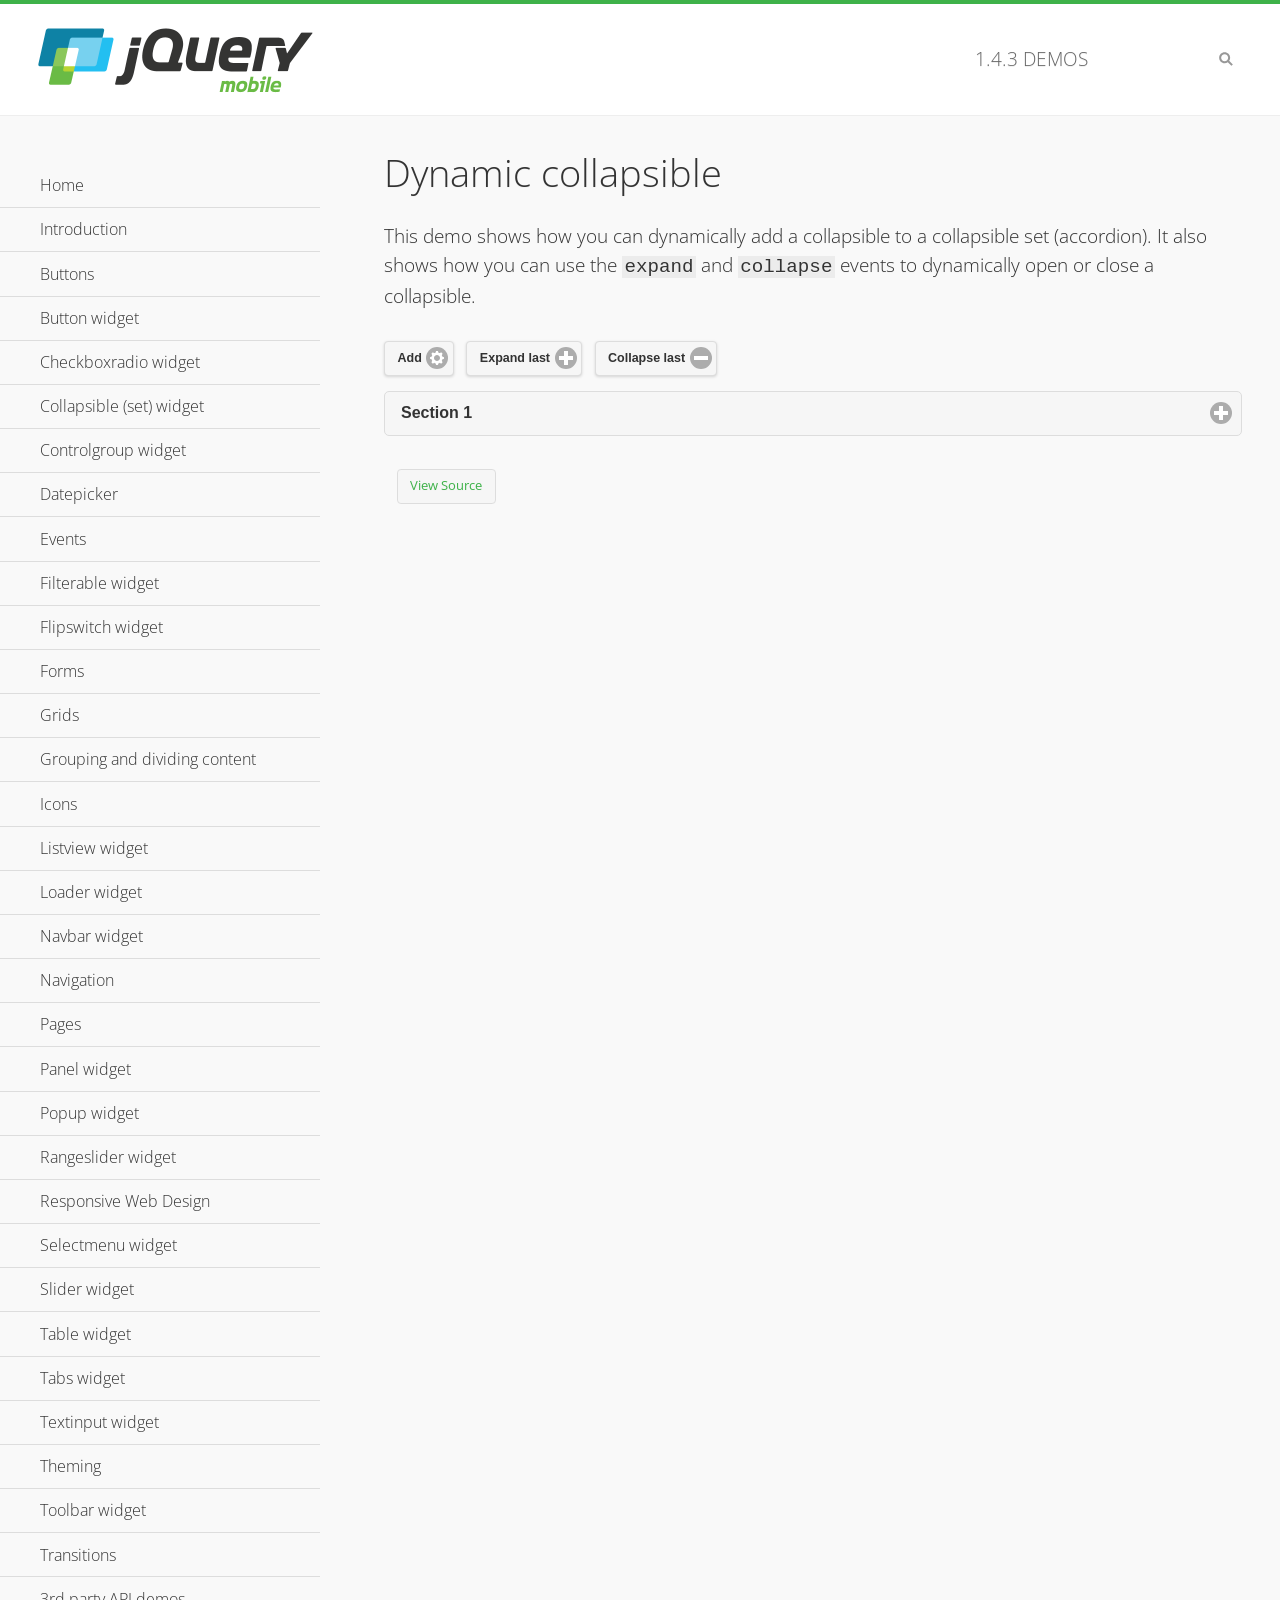
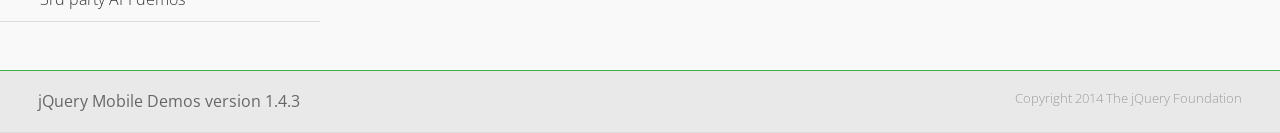
<file: lib/jquery.mobile-1.4.3/demos/collapsible-dynamic/index.html>
<!DOCTYPE html>
<html>
<head>
	<meta charset="utf-8">
	<meta name="viewport" content="width=device-width, initial-scale=1">
	<title>Dynamic collapsible - jQuery Mobile Demos</title>
	<link rel="shortcut icon" href="../favicon.ico">
    <link rel="stylesheet" href="http://fonts.googleapis.com/css?family=Open+Sans:300,400,700">
	<link rel="stylesheet" href="../css/themes/default/jquery.mobile-1.4.3.min.css">
	<link rel="stylesheet" href="../_assets/css/jqm-demos.css">
	<script src="../js/jquery.js"></script>
	<script src="../_assets/js/index.js"></script>
	<script src="../js/jquery.mobile-1.4.3.min.js"></script>
	<script>
		$( document ).on( "pagecreate", function() {
			var nextId = 1;

			$("#add").click(function() {
				nextId++;
				var content = "<div data-role='collapsible' id='set" + nextId + "'><h3>Section " + nextId + "</h3><p>I am the collapsible content in a set so this feels like an accordion. I am hidden by default because I have the 'collapsed' state; you need to expand the header to see me.</p></div>";

				$( "#set" ).append( content ).collapsibleset( "refresh" );
			});

			$( "#expand" ).click(function() {
				$("#set").children(":last").collapsible( "expand" );
			});

			$( "#collapse" ).click(function() {
				$( "#set" ).children( ":last" ).collapsible( "collapse" );
			});
		});
	</script>
</head>
<body>
<div data-role="page" class="jqm-demos">

	<div data-role="header" class="jqm-header">
		<h2><a href="../" title="jQuery Mobile Demos home"><img src="../_assets/img/jquery-logo.png" alt="jQuery Mobile"></a></h2>
		<p><span class="jqm-version"></span> Demos</p>
		<a href="#" class="jqm-navmenu-link ui-btn ui-btn-icon-notext ui-corner-all ui-icon-bars ui-nodisc-icon ui-alt-icon ui-btn-left">Menu</a>
		<a href="#" class="jqm-search-link ui-btn ui-btn-icon-notext ui-corner-all ui-icon-search ui-nodisc-icon ui-alt-icon ui-btn-right">Search</a>
	</div><!-- /header -->

	<div role="main" class="ui-content jqm-content">

        <h1>Dynamic collapsible</h1>

        <p>This demo shows how you can dynamically add a collapsible to a collapsible set (accordion). It also shows how you can use the <code>expand</code> and <code>collapse</code> events to dynamically open or close a collapsible.</p>

        <div data-demo-html="true" data-demo-js="true">
            <button type="button" data-icon="gear" data-iconpos="right" data-mini="true" data-inline="true" id="add">Add</button>
            <button type="button" data-icon="plus" data-iconpos="right" data-mini="true" data-inline="true" id="expand">Expand last</button>
            <button type="button" data-icon="minus" data-iconpos="right" data-mini="true" data-inline="true" id="collapse">Collapse last</button>

            <div data-role="collapsibleset" data-content-theme="a" data-iconpos="right" id="set">
                <div data-role="collapsible" id="set1" data-collapsed="true">
                    <h3>Section 1</h3>
                    <p>I'm the collapsible content.</p>
                </div>
            </div>

        </div><!--/demo-html -->

	</div><!-- /content -->
	    <div data-role="panel" class="jqm-navmenu-panel" data-position="left" data-display="overlay" data-theme="a">
	    	<ul class="jqm-list ui-alt-icon ui-nodisc-icon">
<li data-filtertext="demos homepage" data-icon="home"><a href=".././">Home</a></li>
<li data-filtertext="introduction overview getting started"><a href="../intro/" data-ajax="false">Introduction</a></li>
<li data-filtertext="buttons button markup buttonmarkup method anchor link button element"><a href="../button-markup/" data-ajax="false">Buttons</a></li>
<li data-filtertext="form button widget input button submit reset"><a href="../button/" data-ajax="false">Button widget</a></li>
<li data-role="collapsible" data-enhanced="true" data-collapsed-icon="carat-d" data-expanded-icon="carat-u" data-iconpos="right" data-inset="false" class="ui-collapsible ui-collapsible-themed-content ui-collapsible-collapsed">
	<h3 class="ui-collapsible-heading ui-collapsible-heading-collapsed">
		<a href="#" class="ui-collapsible-heading-toggle ui-btn ui-btn-icon-right ui-btn-inherit ui-icon-carat-d">
		    Checkboxradio widget<span class="ui-collapsible-heading-status"> click to expand contents</span>
		</a>
	</h3>
	<div class="ui-collapsible-content ui-body-inherit ui-collapsible-content-collapsed" aria-hidden="true">
		<ul>
			<li data-filtertext="form checkboxradio widget checkbox input checkboxes controlgroups"><a href="../checkboxradio-checkbox/" data-ajax="false">Checkboxes</a></li>
			<li data-filtertext="form checkboxradio widget radio input radio buttons controlgroups"><a href="../checkboxradio-radio/" data-ajax="false">Radio buttons</a></li>
		</ul>
	</div>
</li>
<li data-role="collapsible" data-enhanced="true" data-collapsed-icon="carat-d" data-expanded-icon="carat-u" data-iconpos="right" data-inset="false" class="ui-collapsible ui-collapsible-themed-content ui-collapsible-collapsed">
	<h3 class="ui-collapsible-heading ui-collapsible-heading-collapsed">
		<a href="#" class="ui-collapsible-heading-toggle ui-btn ui-btn-icon-right ui-btn-inherit ui-icon-carat-d">
			Collapsible (set) widget<span class="ui-collapsible-heading-status"> click to expand contents</span>
		</a>
	</h3>
	<div class="ui-collapsible-content ui-body-inherit ui-collapsible-content-collapsed" aria-hidden="true">
		<ul>
			<li data-filtertext="collapsibles content formatting"><a href="../collapsible/" data-ajax="false">Collapsible</a></li>
			<li data-filtertext="dynamic collapsible set accordion append expand"><a href="../collapsible-dynamic/" data-ajax="false">Dynamic collapsibles</a></li>
			<li data-filtertext="accordions collapsible set widget content formatting grouped collapsibles"><a href="../collapsibleset/" data-ajax="false">Collapsible set</a></li>
		</ul>
	</div>
</li>
<li data-role="collapsible" data-enhanced="true" data-collapsed-icon="carat-d" data-expanded-icon="carat-u" data-iconpos="right" data-inset="false" class="ui-collapsible ui-collapsible-themed-content ui-collapsible-collapsed">
	<h3 class="ui-collapsible-heading ui-collapsible-heading-collapsed">
		<a href="#" class="ui-collapsible-heading-toggle ui-btn ui-btn-icon-right ui-btn-inherit ui-icon-carat-d">
			Controlgroup widget<span class="ui-collapsible-heading-status"> click to expand contents</span>
		</a>
	</h3>
	<div class="ui-collapsible-content ui-body-inherit ui-collapsible-content-collapsed" aria-hidden="true">
		<ul>
			<li data-filtertext="controlgroups selectmenu checkboxradio input grouped buttons horizontal vertical"><a href="../controlgroup/" data-ajax="false">Controlgroup</a></li>
			<li data-filtertext="dynamic controlgroup dynamically add buttons"><a href="../controlgroup-dynamic/" data-ajax="false">Dynamic controlgroups</a></li>
		</ul>
	</div>
</li>
<li data-filtertext="form datepicker widget date input"><a href="../datepicker/" data-ajax="false">Datepicker</a></li>
<li data-role="collapsible" data-enhanced="true" data-collapsed-icon="carat-d" data-expanded-icon="carat-u" data-iconpos="right" data-inset="false" class="ui-collapsible ui-collapsible-themed-content ui-collapsible-collapsed">
	<h3 class="ui-collapsible-heading ui-collapsible-heading-collapsed">
		<a href="#" class="ui-collapsible-heading-toggle ui-btn ui-btn-icon-right ui-btn-inherit ui-icon-carat-d">
			Events<span class="ui-collapsible-heading-status"> click to expand contents</span>
		</a>
	</h3>
	<div class="ui-collapsible-content ui-body-inherit ui-collapsible-content-collapsed" aria-hidden="true">
		<ul>
			<li data-filtertext="swipe to delete list items listviews swipe events"><a href="../swipe-list/" data-ajax="false">Swipe list items</a></li>
			<li data-filtertext="swipe to navigate swipe page navigation swipe events"><a href="../swipe-page/" data-ajax="false">Swipe page navigation</a></li>
		</ul>
	</div>
</li>
<li data-filtertext="filterable filter elements sorting searching listview table"><a href="../filterable/" data-ajax="false">Filterable widget</a></li>
<li data-filtertext="form flipswitch widget flip toggle switch binary select checkbox input"><a href="../flipswitch/" data-ajax="false">Flipswitch widget</a></li>
<li data-role="collapsible" data-enhanced="true" data-collapsed-icon="carat-d" data-expanded-icon="carat-u" data-iconpos="right" data-inset="false" class="ui-collapsible ui-collapsible-themed-content ui-collapsible-collapsed">
	<h3 class="ui-collapsible-heading ui-collapsible-heading-collapsed">
		<a href="#" class="ui-collapsible-heading-toggle ui-btn ui-btn-icon-right ui-btn-inherit ui-icon-carat-d">
			Forms<span class="ui-collapsible-heading-status"> click to expand contents</span>
		</a>
	</h3>
	<div class="ui-collapsible-content ui-body-inherit ui-collapsible-content-collapsed" aria-hidden="true">
		<ul>
			<li data-filtertext="forms text checkbox radio range button submit reset inputs selects textarea slider flipswitch label form elements"><a href="../forms/" data-ajax="false">Forms</a></li>
			<li data-filtertext="form hide labels hidden accessible ui-hidden-accessible forms"><a href="../forms-label-hidden-accessible/" data-ajax="false">Hide labels</a></li>
			<li data-filtertext="form field containers fieldcontain ui-field-contain forms"><a href="../forms-field-contain/" data-ajax="false">Field containers</a></li>
			<li data-filtertext="forms disabled form elements"><a href="../forms-disabled/" data-ajax="false">Forms disabled</a></li>
			<li data-filtertext="forms gallery examples overview forms text checkbox radio range button submit reset inputs selects textarea slider flipswitch label form elements"><a href="../forms-gallery/" data-ajax="false">Forms gallery</a></li>
		</ul>
	</div>
</li>
<li data-role="collapsible" data-enhanced="true" data-collapsed-icon="carat-d" data-expanded-icon="carat-u" data-iconpos="right" data-inset="false" class="ui-collapsible ui-collapsible-themed-content ui-collapsible-collapsed">
	<h3 class="ui-collapsible-heading ui-collapsible-heading-collapsed">
		<a href="#" class="ui-collapsible-heading-toggle ui-btn ui-btn-icon-right ui-btn-inherit ui-icon-carat-d">
			Grids<span class="ui-collapsible-heading-status"> click to expand contents</span>
		</a>
	</h3>
	<div class="ui-collapsible-content ui-body-inherit ui-collapsible-content-collapsed" aria-hidden="true">
		<ul>
			<li data-filtertext="grids columns blocks content formatting rwd responsive css framework"><a href="../grids/" data-ajax="false">Grids</a></li>
			<li data-filtertext="buttons in grids css framework"><a href="../grids-buttons/" data-ajax="false">Buttons in grids</a></li>
			<li data-filtertext="custom responsive grids rwd css framework"><a href="../grids-custom-responsive/" data-ajax="false">Custom responsive grids</a></li>
		</ul>
	</div>
</li>
<li data-filtertext="blocks content formatting sections heading"><a href="../body-bar-classes/" data-ajax="false">Grouping and dividing content</a></li>
<li data-role="collapsible" data-enhanced="true" data-collapsed-icon="carat-d" data-expanded-icon="carat-u" data-iconpos="right" data-inset="false" class="ui-collapsible ui-collapsible-themed-content ui-collapsible-collapsed">
	<h3 class="ui-collapsible-heading ui-collapsible-heading-collapsed">
		<a href="#" class="ui-collapsible-heading-toggle ui-btn ui-btn-icon-right ui-btn-inherit ui-icon-carat-d">
			Icons<span class="ui-collapsible-heading-status"> click to expand contents</span>
		</a>
	</h3>
	<div class="ui-collapsible-content ui-body-inherit ui-collapsible-content-collapsed" aria-hidden="true">
		<ul>
			<li data-filtertext="button icons svg disc alt custom icon position"><a href="../icons/" data-ajax="false">Icons</a></li>
			<li data-filtertext=""><a href="../icons-grunticon/" data-ajax="false">Grunticon loader</a></li>
		</ul>
	</div>
</li>
<li data-role="collapsible" data-enhanced="true" data-collapsed-icon="carat-d" data-expanded-icon="carat-u" data-iconpos="right" data-inset="false" class="ui-collapsible ui-collapsible-themed-content ui-collapsible-collapsed">
	<h3 class="ui-collapsible-heading ui-collapsible-heading-collapsed">
		<a href="#" class="ui-collapsible-heading-toggle ui-btn ui-btn-icon-right ui-btn-inherit ui-icon-carat-d">
			Listview widget<span class="ui-collapsible-heading-status"> click to expand contents</span>
		</a>
	</h3>
	<div class="ui-collapsible-content ui-body-inherit ui-collapsible-content-collapsed" aria-hidden="true">
		<ul>
			<li data-filtertext="listview widget thumbnails icons nested split button collapsible ul ol"><a href="../listview/" data-ajax="false">Listview</a></li>
			<li data-filtertext="autocomplete filterable reveal listview filtertextbeforefilter placeholder"><a href="../listview-autocomplete/" data-ajax="false">Listview autocomplete</a></li>
			<li data-filtertext="autocomplete filterable reveal listview remote data filtertextbeforefilter placeholder"><a href="../listview-autocomplete-remote/" data-ajax="false">Listview autocomplete remote data</a></li>
			<li data-filtertext="autodividers anchor jump scroll linkbars listview lists ul ol"><a href="../listview-autodividers-linkbar/" data-ajax="false">Listview autodividers linkbar</a></li>
			<li data-filtertext="listview autodividers selector autodividersselector lists ul ol"><a href="../listview-autodividers-selector/" data-ajax="false">Listview autodividers selector</a></li>
			<li data-filtertext="listview nested list items"><a href="../listview-nested-lists/" data-ajax="false">Nested Listviews</a></li>
			<li data-filtertext="listview collapsible list items flat"><a href="../listview-collapsible-item-flat/" data-ajax="false">Listview collapsible list items (flat)</a></li>
			<li data-filtertext="listview collapsible list indented"><a href="../listview-collapsible-item-indented/" data-ajax="false">Listview collapsible list items (indented)</a></li>
			<li data-filtertext="grid listview responsive grids responsive listviews lists ul"><a href="../listview-grid/" data-ajax="false">Listview responsive grid</a></li>
		</ul>
	</div>
</li>
<li data-filtertext="loader widget page loading navigation overlay spinner"><a href="../loader/" data-ajax="false">Loader widget</a></li>
<li data-filtertext="navbar widget navmenu toolbars header footer"><a href="../navbar/" data-ajax="false">Navbar widget</a></li>
<li data-role="collapsible" data-enhanced="true" data-collapsed-icon="carat-d" data-expanded-icon="carat-u" data-iconpos="right" data-inset="false" class="ui-collapsible ui-collapsible-themed-content ui-collapsible-collapsed">
	<h3 class="ui-collapsible-heading ui-collapsible-heading-collapsed">
		<a href="#" class="ui-collapsible-heading-toggle ui-btn ui-btn-icon-right ui-btn-inherit ui-icon-carat-d">
			Navigation<span class="ui-collapsible-heading-status"> click to expand contents</span>
		</a>
	</h3>
	<div class="ui-collapsible-content ui-body-inherit ui-collapsible-content-collapsed" aria-hidden="true">
		<ul>
			<li data-filtertext="ajax navigation navigate widget history event method"><a href="../navigation/" data-ajax="false">Navigation</a></li>
			<li data-filtertext="linking pages page links navigation ajax prefetch cache"><a href="../navigation-linking-pages/" data-ajax="false">Linking pages</a></li>
			<!-- <li data-filtertext="php redirect server redirection server-side navigation"><a href="../navigation-php-redirect/" data-ajax="false">PHP redirect demo</a></li>-->
			<li data-filtertext="navigation redirection hash query"><a href="../navigation-hash-processing/" data-ajax="false">Hash processing demo</a></li>
			<li data-filtertext="navigation redirection hash query"><a href="../page-events/" data-ajax="false">Page Navigation Events</a></li>
		</ul>
	</div>
</li>
<li data-role="collapsible" data-enhanced="true" data-collapsed-icon="carat-d" data-expanded-icon="carat-u" data-iconpos="right" data-inset="false" class="ui-collapsible ui-collapsible-themed-content ui-collapsible-collapsed">
	<h3 class="ui-collapsible-heading ui-collapsible-heading-collapsed">
		<a href="#" class="ui-collapsible-heading-toggle ui-btn ui-btn-icon-right ui-btn-inherit ui-icon-carat-d">
			Pages<span class="ui-collapsible-heading-status"> click to expand contents</span>
		</a>
	</h3>
	<div class="ui-collapsible-content ui-body-inherit ui-collapsible-content-collapsed" aria-hidden="true">
		<ul>
			<li data-filtertext="pages page widget ajax navigation"><a href="../pages/" data-ajax="false">Pages</a></li>
			<li data-filtertext="single page"><a href="../pages-single-page/" data-ajax="false">Single page</a></li>
			<li data-filtertext="multipage multi-page page"><a href="../pages-multi-page/" data-ajax="false">Multi-page template</a></li>
			<li data-filtertext="dialog page widget modal popup"><a href="../pages-dialog/" data-ajax="false">Dialog page</a></li>
		</ul>
	</div>
</li>
<li data-role="collapsible" data-enhanced="true" data-collapsed-icon="carat-d" data-expanded-icon="carat-u" data-iconpos="right" data-inset="false" class="ui-collapsible ui-collapsible-themed-content ui-collapsible-collapsed">
	<h3 class="ui-collapsible-heading ui-collapsible-heading-collapsed">
		<a href="#" class="ui-collapsible-heading-toggle ui-btn ui-btn-icon-right ui-btn-inherit ui-icon-carat-d">
			Panel widget<span class="ui-collapsible-heading-status"> click to expand contents</span>
		</a>
	</h3>
	<div class="ui-collapsible-content ui-body-inherit ui-collapsible-content-collapsed" aria-hidden="true">
		<ul>
			<li data-filtertext="panel widget sliding panels reveal push overlay responsive"><a href="../panel/" data-ajax="false">Panel</a></li>
			<li data-filtertext=""><a href="../panel-external/" data-ajax="false">External panels</a></li>
			<li data-filtertext="panel "><a href="../panel-fixed/" data-ajax="false">Fixed panels</a></li>
			<li data-filtertext="panel slide panels sliding panels shadow rwd responsive breakpoint"><a href="../panel-responsive/" data-ajax="false">Panels responsive</a></li>
			<li data-filtertext="panel custom style custom panel width reveal shadow listview panel styling page background wrapper"><a href="../panel-styling/" data-ajax="false">Custom panel style</a></li>
			<li data-filtertext="panel open on swipe"><a href="../panel-swipe-open/" data-ajax="false">Panel open on swipe</a></li>
			<li data-filtertext="panels outside page internal external toolbars"><a href="../panel-external-internal/" data-ajax="false">Panel external and internal</a></li>
		</ul>
	</div>
</li>
<li data-role="collapsible" data-enhanced="true" data-collapsed-icon="carat-d" data-expanded-icon="carat-u" data-iconpos="right" data-inset="false" class="ui-collapsible ui-collapsible-themed-content ui-collapsible-collapsed">
	<h3 class="ui-collapsible-heading ui-collapsible-heading-collapsed">
		<a href="#" class="ui-collapsible-heading-toggle ui-btn ui-btn-icon-right ui-btn-inherit ui-icon-carat-d">
			Popup widget<span class="ui-collapsible-heading-status"> click to expand contents</span>
		</a>
	</h3>
	<div class="ui-collapsible-content ui-body-inherit ui-collapsible-content-collapsed" aria-hidden="true">
		<ul>
			<li data-filtertext="popup widget popups dialog modal transition tooltip lightbox form overlay screen flip pop fade transition"><a href="../popup/" data-ajax="false">Popup</a></li>
			<li data-filtertext="popup alignment position"><a href="../popup-alignment/" data-ajax="false">Popup alignment</a></li>
			<li data-filtertext="popup arrow size popups popover"><a href="../popup-arrow-size/" data-ajax="false">Popup arrow size</a></li>
			<li data-filtertext="dynamic popups popup images lightbox"><a href="../popup-dynamic/" data-ajax="false">Dynamic popups</a></li>
			<li data-filtertext="popups with iframes scaling"><a href="../popup-iframe/" data-ajax="false">Popups with iframes</a></li>
			<li data-filtertext="popup image scaling"><a href="../popup-image-scaling/" data-ajax="false">Popup image scaling</a></li>
			<li data-filtertext="external popup outside multi-page"><a href="../popup-outside-multipage/" data-ajax="false">Popup outside multi-page</a></li>
		</ul>
	</div>
</li>
<li data-filtertext="form rangeslider widget dual sliders dual handle sliders range input"><a href="../rangeslider/" data-ajax="false">Rangeslider widget</a></li>
<li data-filtertext="responsive web design rwd adaptive progressive enhancement PE accessible mobile breakpoints media query media queries"><a href="../rwd/" data-ajax="false">Responsive Web Design</a></li>
<li data-role="collapsible" data-enhanced="true" data-collapsed-icon="carat-d" data-expanded-icon="carat-u" data-iconpos="right" data-inset="false" class="ui-collapsible ui-collapsible-themed-content ui-collapsible-collapsed">
	<h3 class="ui-collapsible-heading ui-collapsible-heading-collapsed">
		<a href="#" class="ui-collapsible-heading-toggle ui-btn ui-btn-icon-right ui-btn-inherit ui-icon-carat-d">
			Selectmenu widget<span class="ui-collapsible-heading-status"> click to expand contents</span>
		</a>
	</h3>
	<div class="ui-collapsible-content ui-body-inherit ui-collapsible-content-collapsed" aria-hidden="true">
		<ul>
			<li data-filtertext="form selectmenu widget select input custom select menu selects"><a href="../selectmenu/" data-ajax="false">Selectmenu</a></li>
			<li data-filtertext="form custom select menu selectmenu widget custom menu option optgroup multiple selects"><a href="../selectmenu-custom/" data-ajax="false">Custom select menu</a></li>
			<li data-filtertext="filterable select filter popup dialog"><a href="../selectmenu-custom-filter/" data-ajax="false">Custom select menu with filter</a></li>
		</ul>
	</div>
</li>
<li data-role="collapsible" data-enhanced="true" data-collapsed-icon="carat-d" data-expanded-icon="carat-u" data-iconpos="right" data-inset="false" class="ui-collapsible ui-collapsible-themed-content ui-collapsible-collapsed">
	<h3 class="ui-collapsible-heading ui-collapsible-heading-collapsed">
		<a href="#" class="ui-collapsible-heading-toggle ui-btn ui-btn-icon-right ui-btn-inherit ui-icon-carat-d">
			Slider widget<span class="ui-collapsible-heading-status"> click to expand contents</span>
		</a>
	</h3>
	<div class="ui-collapsible-content ui-body-inherit ui-collapsible-content-collapsed" aria-hidden="true">
		<ul>
			<li data-filtertext="form slider widget range input single sliders"><a href="../slider/" data-ajax="false">Slider</a></li>
			<li data-filtertext="form slider widget flipswitch slider binary select flip toggle switch"><a href="../slider-flipswitch/" data-ajax="false">Slider flip toggle switch</a></li>
			<li data-filtertext="form slider tooltip handle value input range sliders"><a href="../slider-tooltip/" data-ajax="false">Slider tooltip</a></li>
		</ul>
	</div>
</li>
<li data-role="collapsible" data-enhanced="true" data-collapsed-icon="carat-d" data-expanded-icon="carat-u" data-iconpos="right" data-inset="false" class="ui-collapsible ui-collapsible-themed-content ui-collapsible-collapsed">
	<h3 class="ui-collapsible-heading ui-collapsible-heading-collapsed">
		<a href="#" class="ui-collapsible-heading-toggle ui-btn ui-btn-icon-right ui-btn-inherit ui-icon-carat-d">
			Table widget<span class="ui-collapsible-heading-status"> click to expand contents</span>
		</a>
	</h3>
	<div class="ui-collapsible-content ui-body-inherit ui-collapsible-content-collapsed" aria-hidden="true">
		<ul>
			<li data-filtertext="table widget reflow column toggle th td responsive tables rwd hide show tabular"><a href="../table-column-toggle/" data-ajax="false">Table Column Toggle</a></li>
			<li data-filtertext="table column toggle phone comparison demo"><a href="../table-column-toggle-example/" data-ajax="false">Table Column Toggle demo</a></li>
			<li data-filtertext="responsive tables table column toggle heading groups rwd breakpoint"><a href="../table-column-toggle-heading-groups/" data-ajax="false">Table Column Toggle heading groups</a></li>
			<li data-filtertext="responsive tables table column toggle hide rwd breakpoint customization options"><a href="../table-column-toggle-options/" data-ajax="false">Table Column Toggle options</a></li>
			<li data-filtertext="table reflow th td responsive rwd columns tabular"><a href="../table-reflow/" data-ajax="false">Table Reflow</a></li>
			<li data-filtertext="responsive tables table reflow heading groups rwd breakpoint"><a href="../table-reflow-heading-groups/" data-ajax="false">Table Reflow heading groups</a></li>
			<li data-filtertext="responsive tables table reflow stripes strokes table style"><a href="../table-reflow-stripes-strokes/" data-ajax="false">Table Reflow stripes and strokes</a></li>
			<li data-filtertext="responsive tables table reflow stack custom styles"><a href="../table-reflow-styling/" data-ajax="false">Table Reflow custom styles</a></li>
		</ul>
	</div>
</li>
<li data-filtertext="ui tabs widget"><a href="../tabs/" data-ajax="false">Tabs widget</a></li>
<li data-filtertext="form textinput widget text input textarea number date time tel email file color password"><a href="../textinput/" data-ajax="false">Textinput widget</a></li>
<li data-role="collapsible" data-enhanced="true" data-collapsed-icon="carat-d" data-expanded-icon="carat-u" data-iconpos="right" data-inset="false" class="ui-collapsible ui-collapsible-themed-content ui-collapsible-collapsed">
	<h3 class="ui-collapsible-heading ui-collapsible-heading-collapsed">
		<a href="#" class="ui-collapsible-heading-toggle ui-btn ui-btn-icon-right ui-btn-inherit ui-icon-carat-d">
			Theming<span class="ui-collapsible-heading-status"> click to expand contents</span>
		</a>
	</h3>
	<div class="ui-collapsible-content ui-body-inherit ui-collapsible-content-collapsed" aria-hidden="true">
		<ul>
			<li data-filtertext="default theme swatches theming style css"><a href="../theme-default/" data-ajax="false">Default theme</a></li>
			<li data-filtertext="classic theme old theme swatches theming style css"><a href="../theme-classic/" data-ajax="false">Classic theme</a></li>
		</ul>
	</div>
</li>
<li data-role="collapsible" data-enhanced="true" data-collapsed-icon="carat-d" data-expanded-icon="carat-u" data-iconpos="right" data-inset="false" class="ui-collapsible ui-collapsible-themed-content ui-collapsible-collapsed">
	<h3 class="ui-collapsible-heading ui-collapsible-heading-collapsed">
		<a href="#" class="ui-collapsible-heading-toggle ui-btn ui-btn-icon-right ui-btn-inherit ui-icon-carat-d">
			Toolbar widget<span class="ui-collapsible-heading-status"> click to expand contents</span>
		</a>
	</h3>
	<div class="ui-collapsible-content ui-body-inherit ui-collapsible-content-collapsed" aria-hidden="true">
		<ul>
			<li data-filtertext="toolbar widget header footer toolbars fixed fullscreen external sections"><a href="../toolbar/" data-ajax="false">Toolbar</a></li>
			<li data-filtertext="dynamic toolbars dynamically add toolbar header footer"><a href="../toolbar-dynamic/" data-ajax="false">Dynamic toolbars</a></li>
			<li data-filtertext="external toolbars header footer"><a href="../toolbar-external/" data-ajax="false">External toolbars</a></li>
			<li data-filtertext="fixed toolbars header footer"><a href="../toolbar-fixed/" data-ajax="false">Fixed toolbars</a></li>
			<li data-filtertext="fixed fullscreen toolbars header footer"><a href="../toolbar-fixed-fullscreen/" data-ajax="false">Fullscreen toolbars</a></li>
			<li data-filtertext="external fixed toolbars header footer"><a href="../toolbar-fixed-external/" data-ajax="false">Fixed external toolbars</a></li>
			<li data-filtertext="external persistent toolbars header footer navbar navmenu"><a href="../toolbar-fixed-persistent/" data-ajax="false">Persistent toolbars</a></li>
			<li data-filtertext="external ajax optimized toolbars persistent toolbars header footer navbar"><a href="../toolbar-fixed-persistent-optimized/" data-ajax="false">Ajax optimized toolbars</a></li>
			<li data-filtertext="form in toolbars header footer"><a href="../toolbar-fixed-forms/" data-ajax="false">Form in toolbar</a></li>
		</ul>
	</div>
</li>
<li data-filtertext="page transitions animated pages popup navigation flip slide fade pop"><a href="../transitions/" data-ajax="false">Transitions</a></li>
<li data-role="collapsible" data-enhanced="true" data-collapsed-icon="carat-d" data-expanded-icon="carat-u" data-iconpos="right" data-inset="false" class="ui-collapsible ui-collapsible-themed-content ui-collapsible-collapsed">
	<h3 class="ui-collapsible-heading ui-collapsible-heading-collapsed">
		<a href="#" class="ui-collapsible-heading-toggle ui-btn ui-btn-icon-right ui-btn-inherit ui-icon-carat-d">
			3rd party API demos<span class="ui-collapsible-heading-status"> click to expand contents</span>
		</a>
	</h3>
	<div class="ui-collapsible-content ui-body-inherit ui-collapsible-content-collapsed" aria-hidden="true">
		<ul>
			<li data-filtertext="backbone requirejs navigation router"><a href="../backbone-requirejs/" data-ajax="false">Backbone RequireJS</a></li>
			<li data-filtertext="google maps geolocation demo"><a href="../map-geolocation/" data-ajax="false">Google Maps geolocation</a></li>
			<li data-filtertext="google maps hybrid"><a href="../map-list-toggle/" data-ajax="false">Google Maps list toggle</a></li>
		</ul>
	</div>
</li>



		     </ul>
		</div><!-- /panel -->


	<div data-role="footer" data-position="fixed" data-tap-toggle="false" class="jqm-footer">
		<p>jQuery Mobile Demos version <span class="jqm-version"></span></p>
		<p>Copyright 2014 The jQuery Foundation</p>
	</div><!-- /footer -->
	<!-- TODO: This should become an external panel so we can add input to markup (unique ID) -->
    <div data-role="panel" class="jqm-search-panel" data-position="right" data-display="overlay" data-theme="a">
		<div class="jqm-search">
			<ul class="jqm-list" data-filter-placeholder="Search demos..." data-filter-reveal="true">
<li data-filtertext="demos homepage" data-icon="home"><a href=".././">Home</a></li>
<li data-filtertext="introduction overview getting started"><a href="../intro/" data-ajax="false">Introduction</a></li>
<li data-filtertext="buttons button markup buttonmarkup method anchor link button element"><a href="../button-markup/" data-ajax="false">Buttons</a></li>
<li data-filtertext="form button widget input button submit reset"><a href="../button/" data-ajax="false">Button widget</a></li>
<li data-role="collapsible" data-enhanced="true" data-collapsed-icon="carat-d" data-expanded-icon="carat-u" data-iconpos="right" data-inset="false" class="ui-collapsible ui-collapsible-themed-content ui-collapsible-collapsed">
	<h3 class="ui-collapsible-heading ui-collapsible-heading-collapsed">
		<a href="#" class="ui-collapsible-heading-toggle ui-btn ui-btn-icon-right ui-btn-inherit ui-icon-carat-d">
		    Checkboxradio widget<span class="ui-collapsible-heading-status"> click to expand contents</span>
		</a>
	</h3>
	<div class="ui-collapsible-content ui-body-inherit ui-collapsible-content-collapsed" aria-hidden="true">
		<ul>
			<li data-filtertext="form checkboxradio widget checkbox input checkboxes controlgroups"><a href="../checkboxradio-checkbox/" data-ajax="false">Checkboxes</a></li>
			<li data-filtertext="form checkboxradio widget radio input radio buttons controlgroups"><a href="../checkboxradio-radio/" data-ajax="false">Radio buttons</a></li>
		</ul>
	</div>
</li>
<li data-role="collapsible" data-enhanced="true" data-collapsed-icon="carat-d" data-expanded-icon="carat-u" data-iconpos="right" data-inset="false" class="ui-collapsible ui-collapsible-themed-content ui-collapsible-collapsed">
	<h3 class="ui-collapsible-heading ui-collapsible-heading-collapsed">
		<a href="#" class="ui-collapsible-heading-toggle ui-btn ui-btn-icon-right ui-btn-inherit ui-icon-carat-d">
			Collapsible (set) widget<span class="ui-collapsible-heading-status"> click to expand contents</span>
		</a>
	</h3>
	<div class="ui-collapsible-content ui-body-inherit ui-collapsible-content-collapsed" aria-hidden="true">
		<ul>
			<li data-filtertext="collapsibles content formatting"><a href="../collapsible/" data-ajax="false">Collapsible</a></li>
			<li data-filtertext="dynamic collapsible set accordion append expand"><a href="../collapsible-dynamic/" data-ajax="false">Dynamic collapsibles</a></li>
			<li data-filtertext="accordions collapsible set widget content formatting grouped collapsibles"><a href="../collapsibleset/" data-ajax="false">Collapsible set</a></li>
		</ul>
	</div>
</li>
<li data-role="collapsible" data-enhanced="true" data-collapsed-icon="carat-d" data-expanded-icon="carat-u" data-iconpos="right" data-inset="false" class="ui-collapsible ui-collapsible-themed-content ui-collapsible-collapsed">
	<h3 class="ui-collapsible-heading ui-collapsible-heading-collapsed">
		<a href="#" class="ui-collapsible-heading-toggle ui-btn ui-btn-icon-right ui-btn-inherit ui-icon-carat-d">
			Controlgroup widget<span class="ui-collapsible-heading-status"> click to expand contents</span>
		</a>
	</h3>
	<div class="ui-collapsible-content ui-body-inherit ui-collapsible-content-collapsed" aria-hidden="true">
		<ul>
			<li data-filtertext="controlgroups selectmenu checkboxradio input grouped buttons horizontal vertical"><a href="../controlgroup/" data-ajax="false">Controlgroup</a></li>
			<li data-filtertext="dynamic controlgroup dynamically add buttons"><a href="../controlgroup-dynamic/" data-ajax="false">Dynamic controlgroups</a></li>
		</ul>
	</div>
</li>
<li data-filtertext="form datepicker widget date input"><a href="../datepicker/" data-ajax="false">Datepicker</a></li>
<li data-role="collapsible" data-enhanced="true" data-collapsed-icon="carat-d" data-expanded-icon="carat-u" data-iconpos="right" data-inset="false" class="ui-collapsible ui-collapsible-themed-content ui-collapsible-collapsed">
	<h3 class="ui-collapsible-heading ui-collapsible-heading-collapsed">
		<a href="#" class="ui-collapsible-heading-toggle ui-btn ui-btn-icon-right ui-btn-inherit ui-icon-carat-d">
			Events<span class="ui-collapsible-heading-status"> click to expand contents</span>
		</a>
	</h3>
	<div class="ui-collapsible-content ui-body-inherit ui-collapsible-content-collapsed" aria-hidden="true">
		<ul>
			<li data-filtertext="swipe to delete list items listviews swipe events"><a href="../swipe-list/" data-ajax="false">Swipe list items</a></li>
			<li data-filtertext="swipe to navigate swipe page navigation swipe events"><a href="../swipe-page/" data-ajax="false">Swipe page navigation</a></li>
		</ul>
	</div>
</li>
<li data-filtertext="filterable filter elements sorting searching listview table"><a href="../filterable/" data-ajax="false">Filterable widget</a></li>
<li data-filtertext="form flipswitch widget flip toggle switch binary select checkbox input"><a href="../flipswitch/" data-ajax="false">Flipswitch widget</a></li>
<li data-role="collapsible" data-enhanced="true" data-collapsed-icon="carat-d" data-expanded-icon="carat-u" data-iconpos="right" data-inset="false" class="ui-collapsible ui-collapsible-themed-content ui-collapsible-collapsed">
	<h3 class="ui-collapsible-heading ui-collapsible-heading-collapsed">
		<a href="#" class="ui-collapsible-heading-toggle ui-btn ui-btn-icon-right ui-btn-inherit ui-icon-carat-d">
			Forms<span class="ui-collapsible-heading-status"> click to expand contents</span>
		</a>
	</h3>
	<div class="ui-collapsible-content ui-body-inherit ui-collapsible-content-collapsed" aria-hidden="true">
		<ul>
			<li data-filtertext="forms text checkbox radio range button submit reset inputs selects textarea slider flipswitch label form elements"><a href="../forms/" data-ajax="false">Forms</a></li>
			<li data-filtertext="form hide labels hidden accessible ui-hidden-accessible forms"><a href="../forms-label-hidden-accessible/" data-ajax="false">Hide labels</a></li>
			<li data-filtertext="form field containers fieldcontain ui-field-contain forms"><a href="../forms-field-contain/" data-ajax="false">Field containers</a></li>
			<li data-filtertext="forms disabled form elements"><a href="../forms-disabled/" data-ajax="false">Forms disabled</a></li>
			<li data-filtertext="forms gallery examples overview forms text checkbox radio range button submit reset inputs selects textarea slider flipswitch label form elements"><a href="../forms-gallery/" data-ajax="false">Forms gallery</a></li>
		</ul>
	</div>
</li>
<li data-role="collapsible" data-enhanced="true" data-collapsed-icon="carat-d" data-expanded-icon="carat-u" data-iconpos="right" data-inset="false" class="ui-collapsible ui-collapsible-themed-content ui-collapsible-collapsed">
	<h3 class="ui-collapsible-heading ui-collapsible-heading-collapsed">
		<a href="#" class="ui-collapsible-heading-toggle ui-btn ui-btn-icon-right ui-btn-inherit ui-icon-carat-d">
			Grids<span class="ui-collapsible-heading-status"> click to expand contents</span>
		</a>
	</h3>
	<div class="ui-collapsible-content ui-body-inherit ui-collapsible-content-collapsed" aria-hidden="true">
		<ul>
			<li data-filtertext="grids columns blocks content formatting rwd responsive css framework"><a href="../grids/" data-ajax="false">Grids</a></li>
			<li data-filtertext="buttons in grids css framework"><a href="../grids-buttons/" data-ajax="false">Buttons in grids</a></li>
			<li data-filtertext="custom responsive grids rwd css framework"><a href="../grids-custom-responsive/" data-ajax="false">Custom responsive grids</a></li>
		</ul>
	</div>
</li>
<li data-filtertext="blocks content formatting sections heading"><a href="../body-bar-classes/" data-ajax="false">Grouping and dividing content</a></li>
<li data-role="collapsible" data-enhanced="true" data-collapsed-icon="carat-d" data-expanded-icon="carat-u" data-iconpos="right" data-inset="false" class="ui-collapsible ui-collapsible-themed-content ui-collapsible-collapsed">
	<h3 class="ui-collapsible-heading ui-collapsible-heading-collapsed">
		<a href="#" class="ui-collapsible-heading-toggle ui-btn ui-btn-icon-right ui-btn-inherit ui-icon-carat-d">
			Icons<span class="ui-collapsible-heading-status"> click to expand contents</span>
		</a>
	</h3>
	<div class="ui-collapsible-content ui-body-inherit ui-collapsible-content-collapsed" aria-hidden="true">
		<ul>
			<li data-filtertext="button icons svg disc alt custom icon position"><a href="../icons/" data-ajax="false">Icons</a></li>
			<li data-filtertext=""><a href="../icons-grunticon/" data-ajax="false">Grunticon loader</a></li>
		</ul>
	</div>
</li>
<li data-role="collapsible" data-enhanced="true" data-collapsed-icon="carat-d" data-expanded-icon="carat-u" data-iconpos="right" data-inset="false" class="ui-collapsible ui-collapsible-themed-content ui-collapsible-collapsed">
	<h3 class="ui-collapsible-heading ui-collapsible-heading-collapsed">
		<a href="#" class="ui-collapsible-heading-toggle ui-btn ui-btn-icon-right ui-btn-inherit ui-icon-carat-d">
			Listview widget<span class="ui-collapsible-heading-status"> click to expand contents</span>
		</a>
	</h3>
	<div class="ui-collapsible-content ui-body-inherit ui-collapsible-content-collapsed" aria-hidden="true">
		<ul>
			<li data-filtertext="listview widget thumbnails icons nested split button collapsible ul ol"><a href="../listview/" data-ajax="false">Listview</a></li>
			<li data-filtertext="autocomplete filterable reveal listview filtertextbeforefilter placeholder"><a href="../listview-autocomplete/" data-ajax="false">Listview autocomplete</a></li>
			<li data-filtertext="autocomplete filterable reveal listview remote data filtertextbeforefilter placeholder"><a href="../listview-autocomplete-remote/" data-ajax="false">Listview autocomplete remote data</a></li>
			<li data-filtertext="autodividers anchor jump scroll linkbars listview lists ul ol"><a href="../listview-autodividers-linkbar/" data-ajax="false">Listview autodividers linkbar</a></li>
			<li data-filtertext="listview autodividers selector autodividersselector lists ul ol"><a href="../listview-autodividers-selector/" data-ajax="false">Listview autodividers selector</a></li>
			<li data-filtertext="listview nested list items"><a href="../listview-nested-lists/" data-ajax="false">Nested Listviews</a></li>
			<li data-filtertext="listview collapsible list items flat"><a href="../listview-collapsible-item-flat/" data-ajax="false">Listview collapsible list items (flat)</a></li>
			<li data-filtertext="listview collapsible list indented"><a href="../listview-collapsible-item-indented/" data-ajax="false">Listview collapsible list items (indented)</a></li>
			<li data-filtertext="grid listview responsive grids responsive listviews lists ul"><a href="../listview-grid/" data-ajax="false">Listview responsive grid</a></li>
		</ul>
	</div>
</li>
<li data-filtertext="loader widget page loading navigation overlay spinner"><a href="../loader/" data-ajax="false">Loader widget</a></li>
<li data-filtertext="navbar widget navmenu toolbars header footer"><a href="../navbar/" data-ajax="false">Navbar widget</a></li>
<li data-role="collapsible" data-enhanced="true" data-collapsed-icon="carat-d" data-expanded-icon="carat-u" data-iconpos="right" data-inset="false" class="ui-collapsible ui-collapsible-themed-content ui-collapsible-collapsed">
	<h3 class="ui-collapsible-heading ui-collapsible-heading-collapsed">
		<a href="#" class="ui-collapsible-heading-toggle ui-btn ui-btn-icon-right ui-btn-inherit ui-icon-carat-d">
			Navigation<span class="ui-collapsible-heading-status"> click to expand contents</span>
		</a>
	</h3>
	<div class="ui-collapsible-content ui-body-inherit ui-collapsible-content-collapsed" aria-hidden="true">
		<ul>
			<li data-filtertext="ajax navigation navigate widget history event method"><a href="../navigation/" data-ajax="false">Navigation</a></li>
			<li data-filtertext="linking pages page links navigation ajax prefetch cache"><a href="../navigation-linking-pages/" data-ajax="false">Linking pages</a></li>
			<!-- <li data-filtertext="php redirect server redirection server-side navigation"><a href="../navigation-php-redirect/" data-ajax="false">PHP redirect demo</a></li>-->
			<li data-filtertext="navigation redirection hash query"><a href="../navigation-hash-processing/" data-ajax="false">Hash processing demo</a></li>
			<li data-filtertext="navigation redirection hash query"><a href="../page-events/" data-ajax="false">Page Navigation Events</a></li>
		</ul>
	</div>
</li>
<li data-role="collapsible" data-enhanced="true" data-collapsed-icon="carat-d" data-expanded-icon="carat-u" data-iconpos="right" data-inset="false" class="ui-collapsible ui-collapsible-themed-content ui-collapsible-collapsed">
	<h3 class="ui-collapsible-heading ui-collapsible-heading-collapsed">
		<a href="#" class="ui-collapsible-heading-toggle ui-btn ui-btn-icon-right ui-btn-inherit ui-icon-carat-d">
			Pages<span class="ui-collapsible-heading-status"> click to expand contents</span>
		</a>
	</h3>
	<div class="ui-collapsible-content ui-body-inherit ui-collapsible-content-collapsed" aria-hidden="true">
		<ul>
			<li data-filtertext="pages page widget ajax navigation"><a href="../pages/" data-ajax="false">Pages</a></li>
			<li data-filtertext="single page"><a href="../pages-single-page/" data-ajax="false">Single page</a></li>
			<li data-filtertext="multipage multi-page page"><a href="../pages-multi-page/" data-ajax="false">Multi-page template</a></li>
			<li data-filtertext="dialog page widget modal popup"><a href="../pages-dialog/" data-ajax="false">Dialog page</a></li>
		</ul>
	</div>
</li>
<li data-role="collapsible" data-enhanced="true" data-collapsed-icon="carat-d" data-expanded-icon="carat-u" data-iconpos="right" data-inset="false" class="ui-collapsible ui-collapsible-themed-content ui-collapsible-collapsed">
	<h3 class="ui-collapsible-heading ui-collapsible-heading-collapsed">
		<a href="#" class="ui-collapsible-heading-toggle ui-btn ui-btn-icon-right ui-btn-inherit ui-icon-carat-d">
			Panel widget<span class="ui-collapsible-heading-status"> click to expand contents</span>
		</a>
	</h3>
	<div class="ui-collapsible-content ui-body-inherit ui-collapsible-content-collapsed" aria-hidden="true">
		<ul>
			<li data-filtertext="panel widget sliding panels reveal push overlay responsive"><a href="../panel/" data-ajax="false">Panel</a></li>
			<li data-filtertext=""><a href="../panel-external/" data-ajax="false">External panels</a></li>
			<li data-filtertext="panel "><a href="../panel-fixed/" data-ajax="false">Fixed panels</a></li>
			<li data-filtertext="panel slide panels sliding panels shadow rwd responsive breakpoint"><a href="../panel-responsive/" data-ajax="false">Panels responsive</a></li>
			<li data-filtertext="panel custom style custom panel width reveal shadow listview panel styling page background wrapper"><a href="../panel-styling/" data-ajax="false">Custom panel style</a></li>
			<li data-filtertext="panel open on swipe"><a href="../panel-swipe-open/" data-ajax="false">Panel open on swipe</a></li>
			<li data-filtertext="panels outside page internal external toolbars"><a href="../panel-external-internal/" data-ajax="false">Panel external and internal</a></li>
		</ul>
	</div>
</li>
<li data-role="collapsible" data-enhanced="true" data-collapsed-icon="carat-d" data-expanded-icon="carat-u" data-iconpos="right" data-inset="false" class="ui-collapsible ui-collapsible-themed-content ui-collapsible-collapsed">
	<h3 class="ui-collapsible-heading ui-collapsible-heading-collapsed">
		<a href="#" class="ui-collapsible-heading-toggle ui-btn ui-btn-icon-right ui-btn-inherit ui-icon-carat-d">
			Popup widget<span class="ui-collapsible-heading-status"> click to expand contents</span>
		</a>
	</h3>
	<div class="ui-collapsible-content ui-body-inherit ui-collapsible-content-collapsed" aria-hidden="true">
		<ul>
			<li data-filtertext="popup widget popups dialog modal transition tooltip lightbox form overlay screen flip pop fade transition"><a href="../popup/" data-ajax="false">Popup</a></li>
			<li data-filtertext="popup alignment position"><a href="../popup-alignment/" data-ajax="false">Popup alignment</a></li>
			<li data-filtertext="popup arrow size popups popover"><a href="../popup-arrow-size/" data-ajax="false">Popup arrow size</a></li>
			<li data-filtertext="dynamic popups popup images lightbox"><a href="../popup-dynamic/" data-ajax="false">Dynamic popups</a></li>
			<li data-filtertext="popups with iframes scaling"><a href="../popup-iframe/" data-ajax="false">Popups with iframes</a></li>
			<li data-filtertext="popup image scaling"><a href="../popup-image-scaling/" data-ajax="false">Popup image scaling</a></li>
			<li data-filtertext="external popup outside multi-page"><a href="../popup-outside-multipage/" data-ajax="false">Popup outside multi-page</a></li>
		</ul>
	</div>
</li>
<li data-filtertext="form rangeslider widget dual sliders dual handle sliders range input"><a href="../rangeslider/" data-ajax="false">Rangeslider widget</a></li>
<li data-filtertext="responsive web design rwd adaptive progressive enhancement PE accessible mobile breakpoints media query media queries"><a href="../rwd/" data-ajax="false">Responsive Web Design</a></li>
<li data-role="collapsible" data-enhanced="true" data-collapsed-icon="carat-d" data-expanded-icon="carat-u" data-iconpos="right" data-inset="false" class="ui-collapsible ui-collapsible-themed-content ui-collapsible-collapsed">
	<h3 class="ui-collapsible-heading ui-collapsible-heading-collapsed">
		<a href="#" class="ui-collapsible-heading-toggle ui-btn ui-btn-icon-right ui-btn-inherit ui-icon-carat-d">
			Selectmenu widget<span class="ui-collapsible-heading-status"> click to expand contents</span>
		</a>
	</h3>
	<div class="ui-collapsible-content ui-body-inherit ui-collapsible-content-collapsed" aria-hidden="true">
		<ul>
			<li data-filtertext="form selectmenu widget select input custom select menu selects"><a href="../selectmenu/" data-ajax="false">Selectmenu</a></li>
			<li data-filtertext="form custom select menu selectmenu widget custom menu option optgroup multiple selects"><a href="../selectmenu-custom/" data-ajax="false">Custom select menu</a></li>
			<li data-filtertext="filterable select filter popup dialog"><a href="../selectmenu-custom-filter/" data-ajax="false">Custom select menu with filter</a></li>
		</ul>
	</div>
</li>
<li data-role="collapsible" data-enhanced="true" data-collapsed-icon="carat-d" data-expanded-icon="carat-u" data-iconpos="right" data-inset="false" class="ui-collapsible ui-collapsible-themed-content ui-collapsible-collapsed">
	<h3 class="ui-collapsible-heading ui-collapsible-heading-collapsed">
		<a href="#" class="ui-collapsible-heading-toggle ui-btn ui-btn-icon-right ui-btn-inherit ui-icon-carat-d">
			Slider widget<span class="ui-collapsible-heading-status"> click to expand contents</span>
		</a>
	</h3>
	<div class="ui-collapsible-content ui-body-inherit ui-collapsible-content-collapsed" aria-hidden="true">
		<ul>
			<li data-filtertext="form slider widget range input single sliders"><a href="../slider/" data-ajax="false">Slider</a></li>
			<li data-filtertext="form slider widget flipswitch slider binary select flip toggle switch"><a href="../slider-flipswitch/" data-ajax="false">Slider flip toggle switch</a></li>
			<li data-filtertext="form slider tooltip handle value input range sliders"><a href="../slider-tooltip/" data-ajax="false">Slider tooltip</a></li>
		</ul>
	</div>
</li>
<li data-role="collapsible" data-enhanced="true" data-collapsed-icon="carat-d" data-expanded-icon="carat-u" data-iconpos="right" data-inset="false" class="ui-collapsible ui-collapsible-themed-content ui-collapsible-collapsed">
	<h3 class="ui-collapsible-heading ui-collapsible-heading-collapsed">
		<a href="#" class="ui-collapsible-heading-toggle ui-btn ui-btn-icon-right ui-btn-inherit ui-icon-carat-d">
			Table widget<span class="ui-collapsible-heading-status"> click to expand contents</span>
		</a>
	</h3>
	<div class="ui-collapsible-content ui-body-inherit ui-collapsible-content-collapsed" aria-hidden="true">
		<ul>
			<li data-filtertext="table widget reflow column toggle th td responsive tables rwd hide show tabular"><a href="../table-column-toggle/" data-ajax="false">Table Column Toggle</a></li>
			<li data-filtertext="table column toggle phone comparison demo"><a href="../table-column-toggle-example/" data-ajax="false">Table Column Toggle demo</a></li>
			<li data-filtertext="responsive tables table column toggle heading groups rwd breakpoint"><a href="../table-column-toggle-heading-groups/" data-ajax="false">Table Column Toggle heading groups</a></li>
			<li data-filtertext="responsive tables table column toggle hide rwd breakpoint customization options"><a href="../table-column-toggle-options/" data-ajax="false">Table Column Toggle options</a></li>
			<li data-filtertext="table reflow th td responsive rwd columns tabular"><a href="../table-reflow/" data-ajax="false">Table Reflow</a></li>
			<li data-filtertext="responsive tables table reflow heading groups rwd breakpoint"><a href="../table-reflow-heading-groups/" data-ajax="false">Table Reflow heading groups</a></li>
			<li data-filtertext="responsive tables table reflow stripes strokes table style"><a href="../table-reflow-stripes-strokes/" data-ajax="false">Table Reflow stripes and strokes</a></li>
			<li data-filtertext="responsive tables table reflow stack custom styles"><a href="../table-reflow-styling/" data-ajax="false">Table Reflow custom styles</a></li>
		</ul>
	</div>
</li>
<li data-filtertext="ui tabs widget"><a href="../tabs/" data-ajax="false">Tabs widget</a></li>
<li data-filtertext="form textinput widget text input textarea number date time tel email file color password"><a href="../textinput/" data-ajax="false">Textinput widget</a></li>
<li data-role="collapsible" data-enhanced="true" data-collapsed-icon="carat-d" data-expanded-icon="carat-u" data-iconpos="right" data-inset="false" class="ui-collapsible ui-collapsible-themed-content ui-collapsible-collapsed">
	<h3 class="ui-collapsible-heading ui-collapsible-heading-collapsed">
		<a href="#" class="ui-collapsible-heading-toggle ui-btn ui-btn-icon-right ui-btn-inherit ui-icon-carat-d">
			Theming<span class="ui-collapsible-heading-status"> click to expand contents</span>
		</a>
	</h3>
	<div class="ui-collapsible-content ui-body-inherit ui-collapsible-content-collapsed" aria-hidden="true">
		<ul>
			<li data-filtertext="default theme swatches theming style css"><a href="../theme-default/" data-ajax="false">Default theme</a></li>
			<li data-filtertext="classic theme old theme swatches theming style css"><a href="../theme-classic/" data-ajax="false">Classic theme</a></li>
		</ul>
	</div>
</li>
<li data-role="collapsible" data-enhanced="true" data-collapsed-icon="carat-d" data-expanded-icon="carat-u" data-iconpos="right" data-inset="false" class="ui-collapsible ui-collapsible-themed-content ui-collapsible-collapsed">
	<h3 class="ui-collapsible-heading ui-collapsible-heading-collapsed">
		<a href="#" class="ui-collapsible-heading-toggle ui-btn ui-btn-icon-right ui-btn-inherit ui-icon-carat-d">
			Toolbar widget<span class="ui-collapsible-heading-status"> click to expand contents</span>
		</a>
	</h3>
	<div class="ui-collapsible-content ui-body-inherit ui-collapsible-content-collapsed" aria-hidden="true">
		<ul>
			<li data-filtertext="toolbar widget header footer toolbars fixed fullscreen external sections"><a href="../toolbar/" data-ajax="false">Toolbar</a></li>
			<li data-filtertext="dynamic toolbars dynamically add toolbar header footer"><a href="../toolbar-dynamic/" data-ajax="false">Dynamic toolbars</a></li>
			<li data-filtertext="external toolbars header footer"><a href="../toolbar-external/" data-ajax="false">External toolbars</a></li>
			<li data-filtertext="fixed toolbars header footer"><a href="../toolbar-fixed/" data-ajax="false">Fixed toolbars</a></li>
			<li data-filtertext="fixed fullscreen toolbars header footer"><a href="../toolbar-fixed-fullscreen/" data-ajax="false">Fullscreen toolbars</a></li>
			<li data-filtertext="external fixed toolbars header footer"><a href="../toolbar-fixed-external/" data-ajax="false">Fixed external toolbars</a></li>
			<li data-filtertext="external persistent toolbars header footer navbar navmenu"><a href="../toolbar-fixed-persistent/" data-ajax="false">Persistent toolbars</a></li>
			<li data-filtertext="external ajax optimized toolbars persistent toolbars header footer navbar"><a href="../toolbar-fixed-persistent-optimized/" data-ajax="false">Ajax optimized toolbars</a></li>
			<li data-filtertext="form in toolbars header footer"><a href="../toolbar-fixed-forms/" data-ajax="false">Form in toolbar</a></li>
		</ul>
	</div>
</li>
<li data-filtertext="page transitions animated pages popup navigation flip slide fade pop"><a href="../transitions/" data-ajax="false">Transitions</a></li>
<li data-role="collapsible" data-enhanced="true" data-collapsed-icon="carat-d" data-expanded-icon="carat-u" data-iconpos="right" data-inset="false" class="ui-collapsible ui-collapsible-themed-content ui-collapsible-collapsed">
	<h3 class="ui-collapsible-heading ui-collapsible-heading-collapsed">
		<a href="#" class="ui-collapsible-heading-toggle ui-btn ui-btn-icon-right ui-btn-inherit ui-icon-carat-d">
			3rd party API demos<span class="ui-collapsible-heading-status"> click to expand contents</span>
		</a>
	</h3>
	<div class="ui-collapsible-content ui-body-inherit ui-collapsible-content-collapsed" aria-hidden="true">
		<ul>
			<li data-filtertext="backbone requirejs navigation router"><a href="../backbone-requirejs/" data-ajax="false">Backbone RequireJS</a></li>
			<li data-filtertext="google maps geolocation demo"><a href="../map-geolocation/" data-ajax="false">Google Maps geolocation</a></li>
			<li data-filtertext="google maps hybrid"><a href="../map-list-toggle/" data-ajax="false">Google Maps list toggle</a></li>
		</ul>
	</div>
</li>



			</ul>
		</div>
	</div><!-- /panel -->


</div><!-- /page -->

</body>
</html>
</file>
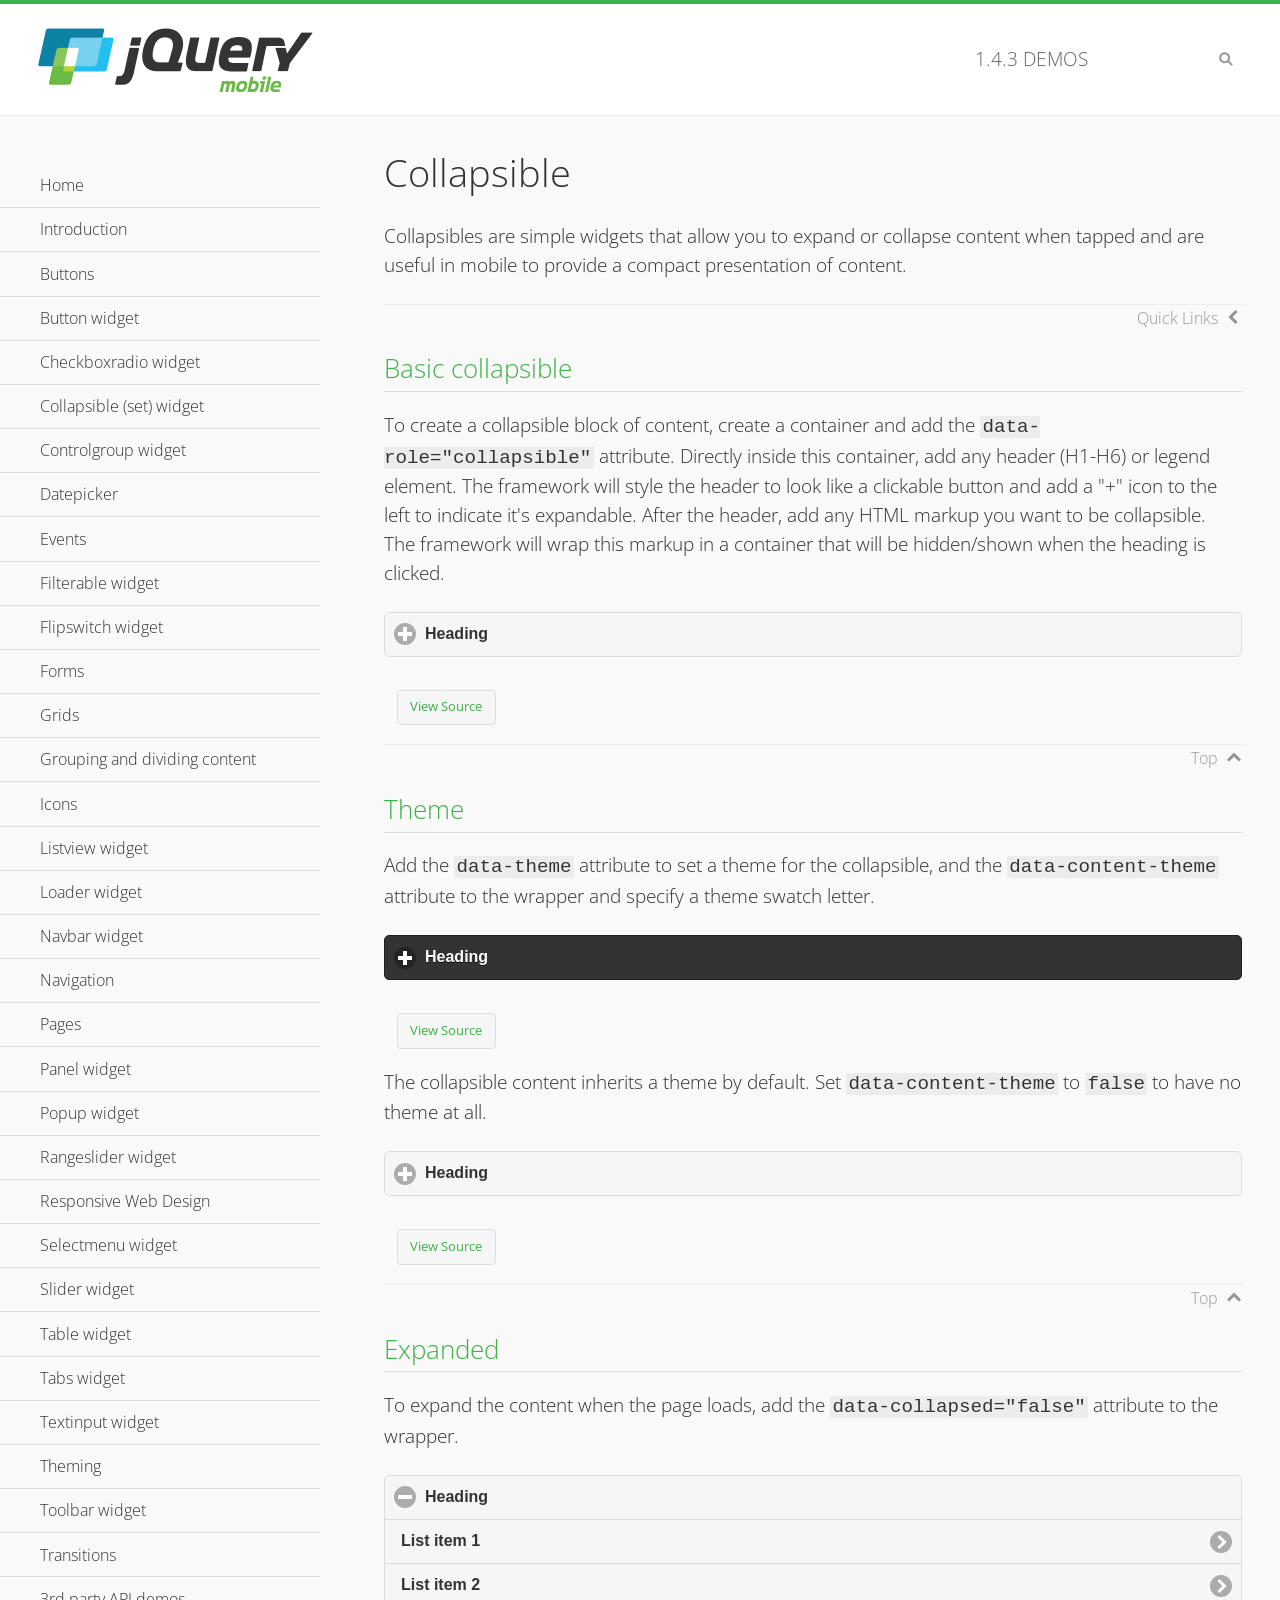
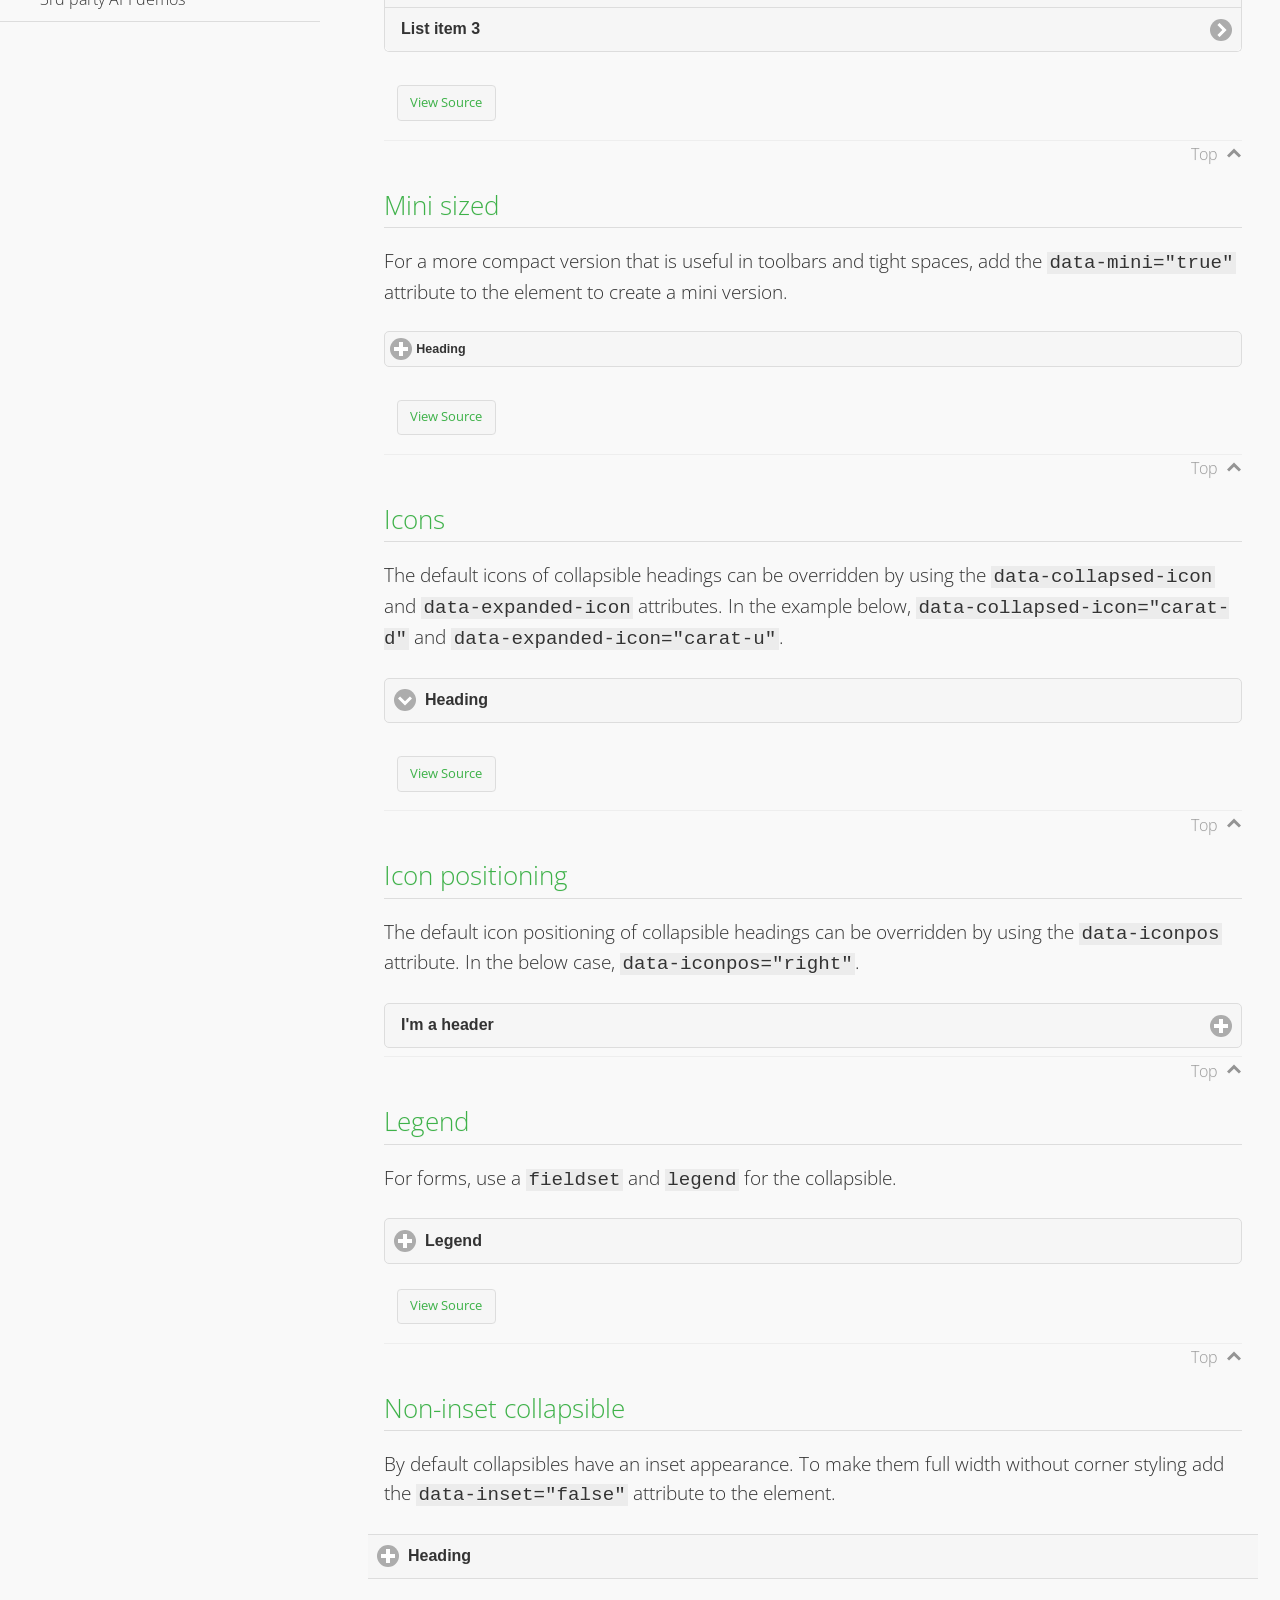
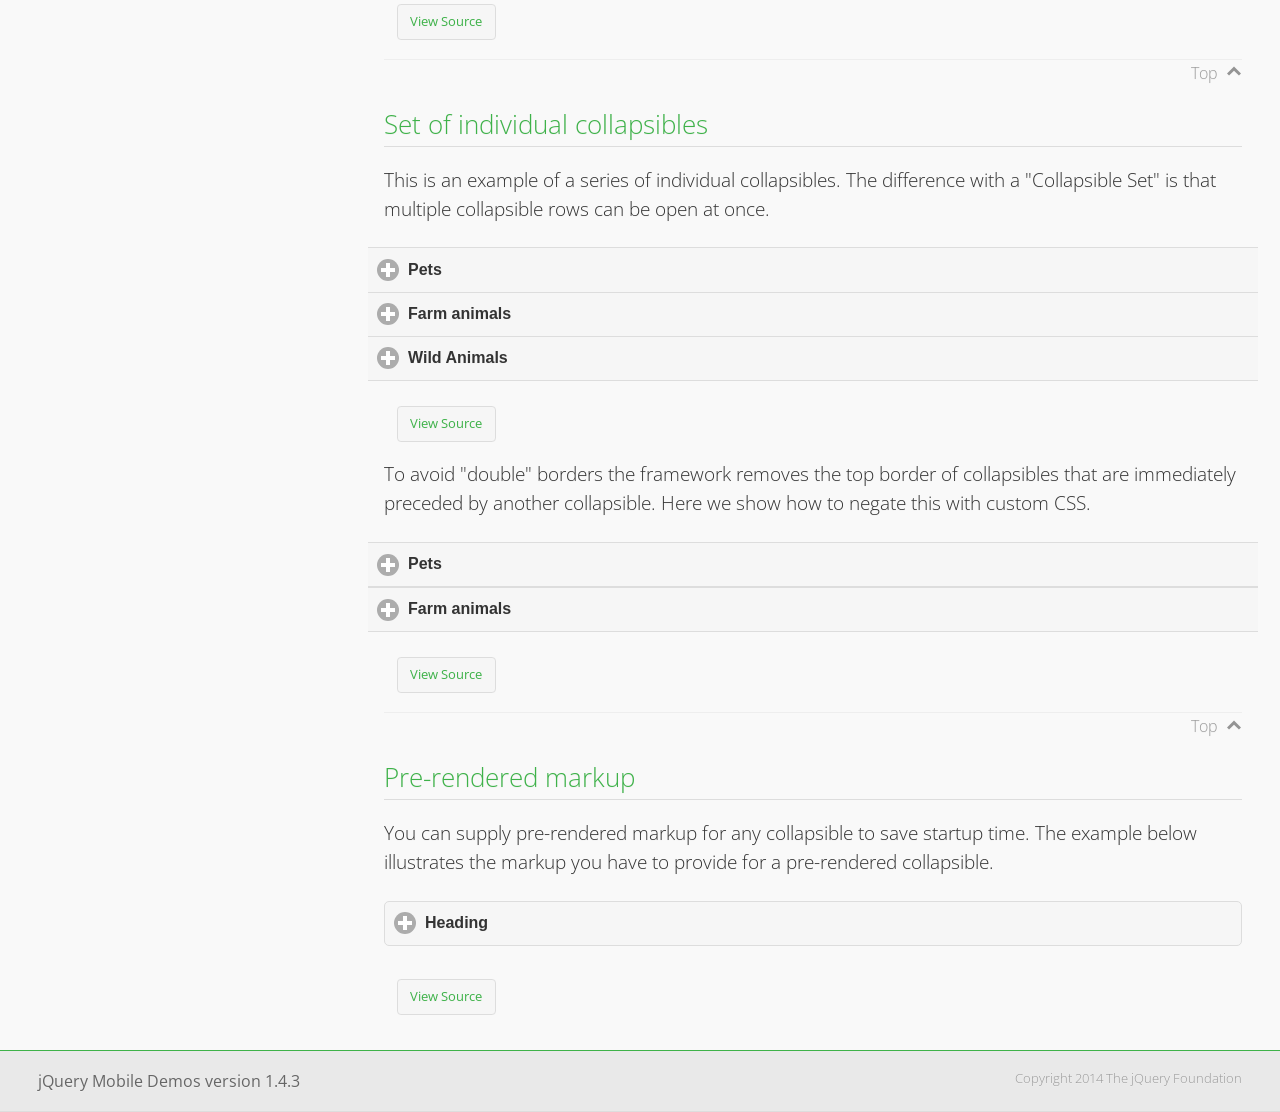
<file: lib/jquery.mobile-1.4.3/demos/collapsible/index.html>
<!DOCTYPE html>
<html>
<head>
	<meta charset="utf-8">
	<meta name="viewport" content="width=device-width, initial-scale=1">
	<title>Collapsible - jQuery Mobile Demos</title>
    <link rel="stylesheet" href="../css/themes/default/jquery.mobile-1.4.3.min.css">
    <link rel="stylesheet" href="../_assets/css/jqm-demos.css">
    <link rel="shortcut icon" href="../favicon.ico">
    <link rel="stylesheet" href="http://fonts.googleapis.com/css?family=Open+Sans:300,400,700">
    <script src="../js/jquery.js"></script>
    <script src="../_assets/js/index.js"></script>
    <script src="../js/jquery.mobile-1.4.3.min.js"></script>
    <style id="negateDoubleBorder">
        #demo-borders .ui-collapsible-heading .ui-btn { border-top-width: 1px !important; }
    </style>
</head>
<body>
<div data-role="page" class="jqm-demos" data-quicklinks="true">

    <div data-role="header" class="jqm-header">
		<h2><a href="../" title="jQuery Mobile Demos home"><img src="../_assets/img/jquery-logo.png" alt="jQuery Mobile"></a></h2>
		<p><span class="jqm-version"></span> Demos</p>
        <a href="#" class="jqm-navmenu-link ui-btn ui-btn-icon-notext ui-corner-all ui-icon-bars ui-nodisc-icon ui-alt-icon ui-btn-left">Menu</a>
        <a href="#" class="jqm-search-link ui-btn ui-btn-icon-notext ui-corner-all ui-icon-search ui-nodisc-icon ui-alt-icon ui-btn-right">Search</a>
    </div><!-- /header -->

    <div role="main" class="ui-content jqm-content">

        <h1>Collapsible</h1>

        <p>Collapsibles are simple widgets that allow you to expand or collapse content when tapped and are useful in mobile to provide a compact presentation of content.</p>

        <h2>Basic collapsible</h2>

        <p>To create a collapsible block of content, create a container and add the <code> data-role="collapsible"</code> attribute. Directly inside this container, add any header (H1-H6) or legend element. The framework will style the header to look like a clickable button and add a "+" icon to the left to indicate it's expandable. After the header, add any HTML markup you want to be collapsible. The framework will wrap this markup in a container that will be hidden/shown when the heading is clicked.</p>

        <div data-demo-html="true">
            <div data-role="collapsible">
                <h4>Heading</h4>
                <p>I'm the collapsible content. By default I'm closed, but you can click the header to open me.</p>
            </div>
        </div><!--/demo-html -->

        <h2>Theme</h2>

        <p>Add the <code>data-theme</code> attribute to set a theme for the collapsible, and the <code>data-content-theme</code> attribute to the wrapper and specify a theme swatch letter.</p>

        <div data-demo-html="true">
            <div data-role="collapsible" data-theme="b" data-content-theme="b">
                <h4>Heading</h4>
                <p>I'm the collapsible content with a themed content block set to "b".</p>
            </div>
        </div><!--/demo-html -->

        <p>The collapsible content inherits a theme by default. Set <code>data-content-theme</code> to <code>false</code> to have no theme at all.</p>

        <div data-demo-html="true">
            <div data-role="collapsible" data-content-theme="false">
                <h4>Heading</h4>
                <p>I'm the collapsible content without a theme.</p>
            </div>
        </div><!--/demo-html -->

        <h2>Expanded</h2>

        <p>To expand the content when the page loads, add the <code>data-collapsed="false"</code> attribute to the wrapper.</p>

        <div data-demo-html="true">
            <div data-role="collapsible" data-collapsed="false">
                <h4>Heading</h4>
                <ul data-role="listview">
                    <li><a href="#">List item 1</a></li>
                    <li><a href="#">List item 2</a></li>
                    <li><a href="#">List item 3</a></li>
                </ul>
            </div>
        </div><!--/demo-html -->

        <h2>Mini sized</h2>

        <p>For a more compact version that is useful in toolbars and tight spaces, add the <code>data-mini="true"</code> attribute to the element to create a mini version. </p>

        <div data-demo-html="true">
            <div data-role="collapsible" data-mini="true">
                <h4>Heading</h4>
                <ul data-role="listview">
                    <li><a href="#">List item 1</a></li>
                    <li><a href="#">List item 2</a></li>
                    <li><a href="#">List item 3</a></li>
                </ul>
            </div>
        </div><!--/demo-html -->

            <h2>Icons</h2>

            <p>The default icons of collapsible headings can be overridden by using the <code>data-collapsed-icon</code> and <code>data-expanded-icon</code> attributes. In the example below, <code>data-collapsed-icon="carat-d"</code> and <code>data-expanded-icon="carat-u"</code>.</p>

            <div data-demo-html="true">
                <div data-role="collapsible" data-collapsed-icon="carat-d" data-expanded-icon="carat-u">
                    <h4>Heading</h4>
                    <ul data-role="listview" data-inset="false">
                        <li>Read-only list item 1</li>
                        <li>Read-only list item 2</li>
                        <li>Read-only list item 3</li>
                    </ul>
                </div>
            </div><!--/demo-html -->

            <h2>Icon positioning</h2>

            <p>The default icon positioning of collapsible headings can be overridden by using the <code>data-iconpos</code> attribute. In the below case, <code>data-iconpos="right"</code>.</p>

            <div data-role="collapsible" data-iconpos="right">
                <h3>I'm a header</h3>
                <p><code>data-iconpos="right"</code></p>
            </div>

        <h2>Legend</h2>

        <p>For forms, use a <code>fieldset</code> and <code>legend</code> for the collapsible.</p>
        <div data-demo-html="true">
            <form>
                <fieldset data-role="collapsible">
                    <legend>Legend</legend>

                    <label for="textinput-f">Text Input:</label>
                    <input type="text" name="textinput-f" id="textinput-f" placeholder="Text input" value="">

                    <div data-role="controlgroup">
                        <input type="checkbox" name="checkbox-1-a" id="checkbox-1-a">
                        <label for="checkbox-1-a">One</label>
                        <input type="checkbox" name="checkbox-2-a" id="checkbox-2-a">
                        <label for="checkbox-2-a">Two</label>
                        <input type="checkbox" name="checkbox-3-a" id="checkbox-3-a">
                        <label for="checkbox-3-a">Three</label>
                    </div>
                </fieldset>
            </form>
        </div><!--/demo-html -->

        <h2>Non-inset collapsible</h2>

        <p>By default collapsibles have an inset appearance. To make them full width without corner styling add the <code>data-inset="false"</code> attribute to the element.</p>

        <div data-demo-html="true">
            <div data-role="collapsible" data-inset="false">
                <h4>Heading</h4>
                <p>I'm the collapsible content. By default I'm closed, but you can click the header to open me.</p>
            </div>
        </div><!--/demo-html -->

        <h2>Set of individual collapsibles</h2>

        <p>This is an example of a series of individual collapsibles. The difference with a "Collapsible Set" is that multiple collapsible rows can be open at once.</p>

        <div data-demo-html="true">
            <div data-role="collapsible" data-inset="false">
                <h3>Pets</h3>
                <ul data-role="listview">
                    <li><a href="#">Canary</a></li>
                    <li><a href="#">Cat</a></li>
                    <li><a href="#">Dog</a></li>
                    <li><a href="#">Gerbil</a></li>
                    <li><a href="#">Iguana</a></li>
                    <li><a href="#">Mouse</a></li>
                </ul>
            </div><!-- /collapsible -->
            <div data-role="collapsible" data-inset="false">
                <h3>Farm animals</h3>
                <ul data-role="listview">
                    <li><a href="#">Chicken</a></li>
                    <li><a href="#">Cow</a></li>
                    <li><a href="#">Duck</a></li>
                    <li><a href="#">Horse</a></li>
                    <li><a href="#">Pig</a></li>
                    <li><a href="#">Sheep</a></li>
                </ul>
            </div><!-- /collapsible -->
            <div data-role="collapsible" data-inset="false">
                <h3>Wild Animals</h3>
                <ul data-role="listview">
                    <li><a href="#">Aardvark</a></li>
                    <li><a href="#">Alligator</a></li>
                    <li><a href="#">Ant</a></li>
                    <li><a href="#">Bear</a></li>
                    <li><a href="#">Beaver</a></li>
                    <li><a href="#">Cougar</a></li>
                    <li><a href="#">Dingo</a></li>
                </ul>
            </div><!-- /collapsible -->
        </div><!--/demo-html -->

        <p>To avoid "double" borders the framework removes the top border of collapsibles that are immediately preceded by another collapsible. Here we show how to negate this with custom CSS.</p>

        <div data-demo-html="true" data-demo-css="#negateDoubleBorder">
            <div id="demo-borders">
                <div data-role="collapsible" data-inset="false">
                    <h3>Pets</h3>
                    <ul data-role="listview">
                        <li><a href="#">Canary</a></li>
                        <li><a href="#">Cat</a></li>
                        <li><a href="#">Dog</a></li>
                        <li><a href="#">Gerbil</a></li>
                        <li><a href="#">Iguana</a></li>
                        <li><a href="#">Mouse</a></li>
                    </ul>
                </div><!-- /collapsible -->
                <div data-role="collapsible" data-inset="false">
                    <h3>Farm animals</h3>
                    <ul data-role="listview">
                        <li><a href="#">Chicken</a></li>
                        <li><a href="#">Cow</a></li>
                        <li><a href="#">Duck</a></li>
                        <li><a href="#">Horse</a></li>
                        <li><a href="#">Pig</a></li>
                        <li><a href="#">Sheep</a></li>
                    </ul>
                </div><!-- /collapsible -->
            </div>
        </div><!--/demo-html -->

			<h2>Pre-rendered markup</h2>
			<p>You can supply pre-rendered markup for any collapsible to save startup time. The example below illustrates the markup you have to provide for a pre-rendered collapsible.</p>
				<div data-demo-html="true">
					<div data-role="collapsible" data-enhanced="true" class="ui-collapsible ui-collapsible-inset ui-corner-all ui-collapsible-collapsed">
						<h4 class="ui-collapsible-heading ui-collapsible-heading-collapsed">
							<a href="#" class="ui-collapsible-heading-toggle ui-btn ui-btn-icon-left ui-icon-plus">
							Heading
							<div class="ui-collapsible-heading-status"> click to expand contents</div>
							</a>
						</h4>
						<div class="ui-collapsible-content ui-collapsible-content-collapsed" aria-hidden="true">
						<p>I'm the collapsible content. By default I'm closed, but you can click the header to open me.</p>
						</div>
					</div>
				</div>

	</div><!-- /content -->
	    <div data-role="panel" class="jqm-navmenu-panel" data-position="left" data-display="overlay" data-theme="a">
	    	<ul class="jqm-list ui-alt-icon ui-nodisc-icon">
<li data-filtertext="demos homepage" data-icon="home"><a href=".././">Home</a></li>
<li data-filtertext="introduction overview getting started"><a href="../intro/" data-ajax="false">Introduction</a></li>
<li data-filtertext="buttons button markup buttonmarkup method anchor link button element"><a href="../button-markup/" data-ajax="false">Buttons</a></li>
<li data-filtertext="form button widget input button submit reset"><a href="../button/" data-ajax="false">Button widget</a></li>
<li data-role="collapsible" data-enhanced="true" data-collapsed-icon="carat-d" data-expanded-icon="carat-u" data-iconpos="right" data-inset="false" class="ui-collapsible ui-collapsible-themed-content ui-collapsible-collapsed">
	<h3 class="ui-collapsible-heading ui-collapsible-heading-collapsed">
		<a href="#" class="ui-collapsible-heading-toggle ui-btn ui-btn-icon-right ui-btn-inherit ui-icon-carat-d">
		    Checkboxradio widget<span class="ui-collapsible-heading-status"> click to expand contents</span>
		</a>
	</h3>
	<div class="ui-collapsible-content ui-body-inherit ui-collapsible-content-collapsed" aria-hidden="true">
		<ul>
			<li data-filtertext="form checkboxradio widget checkbox input checkboxes controlgroups"><a href="../checkboxradio-checkbox/" data-ajax="false">Checkboxes</a></li>
			<li data-filtertext="form checkboxradio widget radio input radio buttons controlgroups"><a href="../checkboxradio-radio/" data-ajax="false">Radio buttons</a></li>
		</ul>
	</div>
</li>
<li data-role="collapsible" data-enhanced="true" data-collapsed-icon="carat-d" data-expanded-icon="carat-u" data-iconpos="right" data-inset="false" class="ui-collapsible ui-collapsible-themed-content ui-collapsible-collapsed">
	<h3 class="ui-collapsible-heading ui-collapsible-heading-collapsed">
		<a href="#" class="ui-collapsible-heading-toggle ui-btn ui-btn-icon-right ui-btn-inherit ui-icon-carat-d">
			Collapsible (set) widget<span class="ui-collapsible-heading-status"> click to expand contents</span>
		</a>
	</h3>
	<div class="ui-collapsible-content ui-body-inherit ui-collapsible-content-collapsed" aria-hidden="true">
		<ul>
			<li data-filtertext="collapsibles content formatting"><a href="../collapsible/" data-ajax="false">Collapsible</a></li>
			<li data-filtertext="dynamic collapsible set accordion append expand"><a href="../collapsible-dynamic/" data-ajax="false">Dynamic collapsibles</a></li>
			<li data-filtertext="accordions collapsible set widget content formatting grouped collapsibles"><a href="../collapsibleset/" data-ajax="false">Collapsible set</a></li>
		</ul>
	</div>
</li>
<li data-role="collapsible" data-enhanced="true" data-collapsed-icon="carat-d" data-expanded-icon="carat-u" data-iconpos="right" data-inset="false" class="ui-collapsible ui-collapsible-themed-content ui-collapsible-collapsed">
	<h3 class="ui-collapsible-heading ui-collapsible-heading-collapsed">
		<a href="#" class="ui-collapsible-heading-toggle ui-btn ui-btn-icon-right ui-btn-inherit ui-icon-carat-d">
			Controlgroup widget<span class="ui-collapsible-heading-status"> click to expand contents</span>
		</a>
	</h3>
	<div class="ui-collapsible-content ui-body-inherit ui-collapsible-content-collapsed" aria-hidden="true">
		<ul>
			<li data-filtertext="controlgroups selectmenu checkboxradio input grouped buttons horizontal vertical"><a href="../controlgroup/" data-ajax="false">Controlgroup</a></li>
			<li data-filtertext="dynamic controlgroup dynamically add buttons"><a href="../controlgroup-dynamic/" data-ajax="false">Dynamic controlgroups</a></li>
		</ul>
	</div>
</li>
<li data-filtertext="form datepicker widget date input"><a href="../datepicker/" data-ajax="false">Datepicker</a></li>
<li data-role="collapsible" data-enhanced="true" data-collapsed-icon="carat-d" data-expanded-icon="carat-u" data-iconpos="right" data-inset="false" class="ui-collapsible ui-collapsible-themed-content ui-collapsible-collapsed">
	<h3 class="ui-collapsible-heading ui-collapsible-heading-collapsed">
		<a href="#" class="ui-collapsible-heading-toggle ui-btn ui-btn-icon-right ui-btn-inherit ui-icon-carat-d">
			Events<span class="ui-collapsible-heading-status"> click to expand contents</span>
		</a>
	</h3>
	<div class="ui-collapsible-content ui-body-inherit ui-collapsible-content-collapsed" aria-hidden="true">
		<ul>
			<li data-filtertext="swipe to delete list items listviews swipe events"><a href="../swipe-list/" data-ajax="false">Swipe list items</a></li>
			<li data-filtertext="swipe to navigate swipe page navigation swipe events"><a href="../swipe-page/" data-ajax="false">Swipe page navigation</a></li>
		</ul>
	</div>
</li>
<li data-filtertext="filterable filter elements sorting searching listview table"><a href="../filterable/" data-ajax="false">Filterable widget</a></li>
<li data-filtertext="form flipswitch widget flip toggle switch binary select checkbox input"><a href="../flipswitch/" data-ajax="false">Flipswitch widget</a></li>
<li data-role="collapsible" data-enhanced="true" data-collapsed-icon="carat-d" data-expanded-icon="carat-u" data-iconpos="right" data-inset="false" class="ui-collapsible ui-collapsible-themed-content ui-collapsible-collapsed">
	<h3 class="ui-collapsible-heading ui-collapsible-heading-collapsed">
		<a href="#" class="ui-collapsible-heading-toggle ui-btn ui-btn-icon-right ui-btn-inherit ui-icon-carat-d">
			Forms<span class="ui-collapsible-heading-status"> click to expand contents</span>
		</a>
	</h3>
	<div class="ui-collapsible-content ui-body-inherit ui-collapsible-content-collapsed" aria-hidden="true">
		<ul>
			<li data-filtertext="forms text checkbox radio range button submit reset inputs selects textarea slider flipswitch label form elements"><a href="../forms/" data-ajax="false">Forms</a></li>
			<li data-filtertext="form hide labels hidden accessible ui-hidden-accessible forms"><a href="../forms-label-hidden-accessible/" data-ajax="false">Hide labels</a></li>
			<li data-filtertext="form field containers fieldcontain ui-field-contain forms"><a href="../forms-field-contain/" data-ajax="false">Field containers</a></li>
			<li data-filtertext="forms disabled form elements"><a href="../forms-disabled/" data-ajax="false">Forms disabled</a></li>
			<li data-filtertext="forms gallery examples overview forms text checkbox radio range button submit reset inputs selects textarea slider flipswitch label form elements"><a href="../forms-gallery/" data-ajax="false">Forms gallery</a></li>
		</ul>
	</div>
</li>
<li data-role="collapsible" data-enhanced="true" data-collapsed-icon="carat-d" data-expanded-icon="carat-u" data-iconpos="right" data-inset="false" class="ui-collapsible ui-collapsible-themed-content ui-collapsible-collapsed">
	<h3 class="ui-collapsible-heading ui-collapsible-heading-collapsed">
		<a href="#" class="ui-collapsible-heading-toggle ui-btn ui-btn-icon-right ui-btn-inherit ui-icon-carat-d">
			Grids<span class="ui-collapsible-heading-status"> click to expand contents</span>
		</a>
	</h3>
	<div class="ui-collapsible-content ui-body-inherit ui-collapsible-content-collapsed" aria-hidden="true">
		<ul>
			<li data-filtertext="grids columns blocks content formatting rwd responsive css framework"><a href="../grids/" data-ajax="false">Grids</a></li>
			<li data-filtertext="buttons in grids css framework"><a href="../grids-buttons/" data-ajax="false">Buttons in grids</a></li>
			<li data-filtertext="custom responsive grids rwd css framework"><a href="../grids-custom-responsive/" data-ajax="false">Custom responsive grids</a></li>
		</ul>
	</div>
</li>
<li data-filtertext="blocks content formatting sections heading"><a href="../body-bar-classes/" data-ajax="false">Grouping and dividing content</a></li>
<li data-role="collapsible" data-enhanced="true" data-collapsed-icon="carat-d" data-expanded-icon="carat-u" data-iconpos="right" data-inset="false" class="ui-collapsible ui-collapsible-themed-content ui-collapsible-collapsed">
	<h3 class="ui-collapsible-heading ui-collapsible-heading-collapsed">
		<a href="#" class="ui-collapsible-heading-toggle ui-btn ui-btn-icon-right ui-btn-inherit ui-icon-carat-d">
			Icons<span class="ui-collapsible-heading-status"> click to expand contents</span>
		</a>
	</h3>
	<div class="ui-collapsible-content ui-body-inherit ui-collapsible-content-collapsed" aria-hidden="true">
		<ul>
			<li data-filtertext="button icons svg disc alt custom icon position"><a href="../icons/" data-ajax="false">Icons</a></li>
			<li data-filtertext=""><a href="../icons-grunticon/" data-ajax="false">Grunticon loader</a></li>
		</ul>
	</div>
</li>
<li data-role="collapsible" data-enhanced="true" data-collapsed-icon="carat-d" data-expanded-icon="carat-u" data-iconpos="right" data-inset="false" class="ui-collapsible ui-collapsible-themed-content ui-collapsible-collapsed">
	<h3 class="ui-collapsible-heading ui-collapsible-heading-collapsed">
		<a href="#" class="ui-collapsible-heading-toggle ui-btn ui-btn-icon-right ui-btn-inherit ui-icon-carat-d">
			Listview widget<span class="ui-collapsible-heading-status"> click to expand contents</span>
		</a>
	</h3>
	<div class="ui-collapsible-content ui-body-inherit ui-collapsible-content-collapsed" aria-hidden="true">
		<ul>
			<li data-filtertext="listview widget thumbnails icons nested split button collapsible ul ol"><a href="../listview/" data-ajax="false">Listview</a></li>
			<li data-filtertext="autocomplete filterable reveal listview filtertextbeforefilter placeholder"><a href="../listview-autocomplete/" data-ajax="false">Listview autocomplete</a></li>
			<li data-filtertext="autocomplete filterable reveal listview remote data filtertextbeforefilter placeholder"><a href="../listview-autocomplete-remote/" data-ajax="false">Listview autocomplete remote data</a></li>
			<li data-filtertext="autodividers anchor jump scroll linkbars listview lists ul ol"><a href="../listview-autodividers-linkbar/" data-ajax="false">Listview autodividers linkbar</a></li>
			<li data-filtertext="listview autodividers selector autodividersselector lists ul ol"><a href="../listview-autodividers-selector/" data-ajax="false">Listview autodividers selector</a></li>
			<li data-filtertext="listview nested list items"><a href="../listview-nested-lists/" data-ajax="false">Nested Listviews</a></li>
			<li data-filtertext="listview collapsible list items flat"><a href="../listview-collapsible-item-flat/" data-ajax="false">Listview collapsible list items (flat)</a></li>
			<li data-filtertext="listview collapsible list indented"><a href="../listview-collapsible-item-indented/" data-ajax="false">Listview collapsible list items (indented)</a></li>
			<li data-filtertext="grid listview responsive grids responsive listviews lists ul"><a href="../listview-grid/" data-ajax="false">Listview responsive grid</a></li>
		</ul>
	</div>
</li>
<li data-filtertext="loader widget page loading navigation overlay spinner"><a href="../loader/" data-ajax="false">Loader widget</a></li>
<li data-filtertext="navbar widget navmenu toolbars header footer"><a href="../navbar/" data-ajax="false">Navbar widget</a></li>
<li data-role="collapsible" data-enhanced="true" data-collapsed-icon="carat-d" data-expanded-icon="carat-u" data-iconpos="right" data-inset="false" class="ui-collapsible ui-collapsible-themed-content ui-collapsible-collapsed">
	<h3 class="ui-collapsible-heading ui-collapsible-heading-collapsed">
		<a href="#" class="ui-collapsible-heading-toggle ui-btn ui-btn-icon-right ui-btn-inherit ui-icon-carat-d">
			Navigation<span class="ui-collapsible-heading-status"> click to expand contents</span>
		</a>
	</h3>
	<div class="ui-collapsible-content ui-body-inherit ui-collapsible-content-collapsed" aria-hidden="true">
		<ul>
			<li data-filtertext="ajax navigation navigate widget history event method"><a href="../navigation/" data-ajax="false">Navigation</a></li>
			<li data-filtertext="linking pages page links navigation ajax prefetch cache"><a href="../navigation-linking-pages/" data-ajax="false">Linking pages</a></li>
			<!-- <li data-filtertext="php redirect server redirection server-side navigation"><a href="../navigation-php-redirect/" data-ajax="false">PHP redirect demo</a></li>-->
			<li data-filtertext="navigation redirection hash query"><a href="../navigation-hash-processing/" data-ajax="false">Hash processing demo</a></li>
			<li data-filtertext="navigation redirection hash query"><a href="../page-events/" data-ajax="false">Page Navigation Events</a></li>
		</ul>
	</div>
</li>
<li data-role="collapsible" data-enhanced="true" data-collapsed-icon="carat-d" data-expanded-icon="carat-u" data-iconpos="right" data-inset="false" class="ui-collapsible ui-collapsible-themed-content ui-collapsible-collapsed">
	<h3 class="ui-collapsible-heading ui-collapsible-heading-collapsed">
		<a href="#" class="ui-collapsible-heading-toggle ui-btn ui-btn-icon-right ui-btn-inherit ui-icon-carat-d">
			Pages<span class="ui-collapsible-heading-status"> click to expand contents</span>
		</a>
	</h3>
	<div class="ui-collapsible-content ui-body-inherit ui-collapsible-content-collapsed" aria-hidden="true">
		<ul>
			<li data-filtertext="pages page widget ajax navigation"><a href="../pages/" data-ajax="false">Pages</a></li>
			<li data-filtertext="single page"><a href="../pages-single-page/" data-ajax="false">Single page</a></li>
			<li data-filtertext="multipage multi-page page"><a href="../pages-multi-page/" data-ajax="false">Multi-page template</a></li>
			<li data-filtertext="dialog page widget modal popup"><a href="../pages-dialog/" data-ajax="false">Dialog page</a></li>
		</ul>
	</div>
</li>
<li data-role="collapsible" data-enhanced="true" data-collapsed-icon="carat-d" data-expanded-icon="carat-u" data-iconpos="right" data-inset="false" class="ui-collapsible ui-collapsible-themed-content ui-collapsible-collapsed">
	<h3 class="ui-collapsible-heading ui-collapsible-heading-collapsed">
		<a href="#" class="ui-collapsible-heading-toggle ui-btn ui-btn-icon-right ui-btn-inherit ui-icon-carat-d">
			Panel widget<span class="ui-collapsible-heading-status"> click to expand contents</span>
		</a>
	</h3>
	<div class="ui-collapsible-content ui-body-inherit ui-collapsible-content-collapsed" aria-hidden="true">
		<ul>
			<li data-filtertext="panel widget sliding panels reveal push overlay responsive"><a href="../panel/" data-ajax="false">Panel</a></li>
			<li data-filtertext=""><a href="../panel-external/" data-ajax="false">External panels</a></li>
			<li data-filtertext="panel "><a href="../panel-fixed/" data-ajax="false">Fixed panels</a></li>
			<li data-filtertext="panel slide panels sliding panels shadow rwd responsive breakpoint"><a href="../panel-responsive/" data-ajax="false">Panels responsive</a></li>
			<li data-filtertext="panel custom style custom panel width reveal shadow listview panel styling page background wrapper"><a href="../panel-styling/" data-ajax="false">Custom panel style</a></li>
			<li data-filtertext="panel open on swipe"><a href="../panel-swipe-open/" data-ajax="false">Panel open on swipe</a></li>
			<li data-filtertext="panels outside page internal external toolbars"><a href="../panel-external-internal/" data-ajax="false">Panel external and internal</a></li>
		</ul>
	</div>
</li>
<li data-role="collapsible" data-enhanced="true" data-collapsed-icon="carat-d" data-expanded-icon="carat-u" data-iconpos="right" data-inset="false" class="ui-collapsible ui-collapsible-themed-content ui-collapsible-collapsed">
	<h3 class="ui-collapsible-heading ui-collapsible-heading-collapsed">
		<a href="#" class="ui-collapsible-heading-toggle ui-btn ui-btn-icon-right ui-btn-inherit ui-icon-carat-d">
			Popup widget<span class="ui-collapsible-heading-status"> click to expand contents</span>
		</a>
	</h3>
	<div class="ui-collapsible-content ui-body-inherit ui-collapsible-content-collapsed" aria-hidden="true">
		<ul>
			<li data-filtertext="popup widget popups dialog modal transition tooltip lightbox form overlay screen flip pop fade transition"><a href="../popup/" data-ajax="false">Popup</a></li>
			<li data-filtertext="popup alignment position"><a href="../popup-alignment/" data-ajax="false">Popup alignment</a></li>
			<li data-filtertext="popup arrow size popups popover"><a href="../popup-arrow-size/" data-ajax="false">Popup arrow size</a></li>
			<li data-filtertext="dynamic popups popup images lightbox"><a href="../popup-dynamic/" data-ajax="false">Dynamic popups</a></li>
			<li data-filtertext="popups with iframes scaling"><a href="../popup-iframe/" data-ajax="false">Popups with iframes</a></li>
			<li data-filtertext="popup image scaling"><a href="../popup-image-scaling/" data-ajax="false">Popup image scaling</a></li>
			<li data-filtertext="external popup outside multi-page"><a href="../popup-outside-multipage/" data-ajax="false">Popup outside multi-page</a></li>
		</ul>
	</div>
</li>
<li data-filtertext="form rangeslider widget dual sliders dual handle sliders range input"><a href="../rangeslider/" data-ajax="false">Rangeslider widget</a></li>
<li data-filtertext="responsive web design rwd adaptive progressive enhancement PE accessible mobile breakpoints media query media queries"><a href="../rwd/" data-ajax="false">Responsive Web Design</a></li>
<li data-role="collapsible" data-enhanced="true" data-collapsed-icon="carat-d" data-expanded-icon="carat-u" data-iconpos="right" data-inset="false" class="ui-collapsible ui-collapsible-themed-content ui-collapsible-collapsed">
	<h3 class="ui-collapsible-heading ui-collapsible-heading-collapsed">
		<a href="#" class="ui-collapsible-heading-toggle ui-btn ui-btn-icon-right ui-btn-inherit ui-icon-carat-d">
			Selectmenu widget<span class="ui-collapsible-heading-status"> click to expand contents</span>
		</a>
	</h3>
	<div class="ui-collapsible-content ui-body-inherit ui-collapsible-content-collapsed" aria-hidden="true">
		<ul>
			<li data-filtertext="form selectmenu widget select input custom select menu selects"><a href="../selectmenu/" data-ajax="false">Selectmenu</a></li>
			<li data-filtertext="form custom select menu selectmenu widget custom menu option optgroup multiple selects"><a href="../selectmenu-custom/" data-ajax="false">Custom select menu</a></li>
			<li data-filtertext="filterable select filter popup dialog"><a href="../selectmenu-custom-filter/" data-ajax="false">Custom select menu with filter</a></li>
		</ul>
	</div>
</li>
<li data-role="collapsible" data-enhanced="true" data-collapsed-icon="carat-d" data-expanded-icon="carat-u" data-iconpos="right" data-inset="false" class="ui-collapsible ui-collapsible-themed-content ui-collapsible-collapsed">
	<h3 class="ui-collapsible-heading ui-collapsible-heading-collapsed">
		<a href="#" class="ui-collapsible-heading-toggle ui-btn ui-btn-icon-right ui-btn-inherit ui-icon-carat-d">
			Slider widget<span class="ui-collapsible-heading-status"> click to expand contents</span>
		</a>
	</h3>
	<div class="ui-collapsible-content ui-body-inherit ui-collapsible-content-collapsed" aria-hidden="true">
		<ul>
			<li data-filtertext="form slider widget range input single sliders"><a href="../slider/" data-ajax="false">Slider</a></li>
			<li data-filtertext="form slider widget flipswitch slider binary select flip toggle switch"><a href="../slider-flipswitch/" data-ajax="false">Slider flip toggle switch</a></li>
			<li data-filtertext="form slider tooltip handle value input range sliders"><a href="../slider-tooltip/" data-ajax="false">Slider tooltip</a></li>
		</ul>
	</div>
</li>
<li data-role="collapsible" data-enhanced="true" data-collapsed-icon="carat-d" data-expanded-icon="carat-u" data-iconpos="right" data-inset="false" class="ui-collapsible ui-collapsible-themed-content ui-collapsible-collapsed">
	<h3 class="ui-collapsible-heading ui-collapsible-heading-collapsed">
		<a href="#" class="ui-collapsible-heading-toggle ui-btn ui-btn-icon-right ui-btn-inherit ui-icon-carat-d">
			Table widget<span class="ui-collapsible-heading-status"> click to expand contents</span>
		</a>
	</h3>
	<div class="ui-collapsible-content ui-body-inherit ui-collapsible-content-collapsed" aria-hidden="true">
		<ul>
			<li data-filtertext="table widget reflow column toggle th td responsive tables rwd hide show tabular"><a href="../table-column-toggle/" data-ajax="false">Table Column Toggle</a></li>
			<li data-filtertext="table column toggle phone comparison demo"><a href="../table-column-toggle-example/" data-ajax="false">Table Column Toggle demo</a></li>
			<li data-filtertext="responsive tables table column toggle heading groups rwd breakpoint"><a href="../table-column-toggle-heading-groups/" data-ajax="false">Table Column Toggle heading groups</a></li>
			<li data-filtertext="responsive tables table column toggle hide rwd breakpoint customization options"><a href="../table-column-toggle-options/" data-ajax="false">Table Column Toggle options</a></li>
			<li data-filtertext="table reflow th td responsive rwd columns tabular"><a href="../table-reflow/" data-ajax="false">Table Reflow</a></li>
			<li data-filtertext="responsive tables table reflow heading groups rwd breakpoint"><a href="../table-reflow-heading-groups/" data-ajax="false">Table Reflow heading groups</a></li>
			<li data-filtertext="responsive tables table reflow stripes strokes table style"><a href="../table-reflow-stripes-strokes/" data-ajax="false">Table Reflow stripes and strokes</a></li>
			<li data-filtertext="responsive tables table reflow stack custom styles"><a href="../table-reflow-styling/" data-ajax="false">Table Reflow custom styles</a></li>
		</ul>
	</div>
</li>
<li data-filtertext="ui tabs widget"><a href="../tabs/" data-ajax="false">Tabs widget</a></li>
<li data-filtertext="form textinput widget text input textarea number date time tel email file color password"><a href="../textinput/" data-ajax="false">Textinput widget</a></li>
<li data-role="collapsible" data-enhanced="true" data-collapsed-icon="carat-d" data-expanded-icon="carat-u" data-iconpos="right" data-inset="false" class="ui-collapsible ui-collapsible-themed-content ui-collapsible-collapsed">
	<h3 class="ui-collapsible-heading ui-collapsible-heading-collapsed">
		<a href="#" class="ui-collapsible-heading-toggle ui-btn ui-btn-icon-right ui-btn-inherit ui-icon-carat-d">
			Theming<span class="ui-collapsible-heading-status"> click to expand contents</span>
		</a>
	</h3>
	<div class="ui-collapsible-content ui-body-inherit ui-collapsible-content-collapsed" aria-hidden="true">
		<ul>
			<li data-filtertext="default theme swatches theming style css"><a href="../theme-default/" data-ajax="false">Default theme</a></li>
			<li data-filtertext="classic theme old theme swatches theming style css"><a href="../theme-classic/" data-ajax="false">Classic theme</a></li>
		</ul>
	</div>
</li>
<li data-role="collapsible" data-enhanced="true" data-collapsed-icon="carat-d" data-expanded-icon="carat-u" data-iconpos="right" data-inset="false" class="ui-collapsible ui-collapsible-themed-content ui-collapsible-collapsed">
	<h3 class="ui-collapsible-heading ui-collapsible-heading-collapsed">
		<a href="#" class="ui-collapsible-heading-toggle ui-btn ui-btn-icon-right ui-btn-inherit ui-icon-carat-d">
			Toolbar widget<span class="ui-collapsible-heading-status"> click to expand contents</span>
		</a>
	</h3>
	<div class="ui-collapsible-content ui-body-inherit ui-collapsible-content-collapsed" aria-hidden="true">
		<ul>
			<li data-filtertext="toolbar widget header footer toolbars fixed fullscreen external sections"><a href="../toolbar/" data-ajax="false">Toolbar</a></li>
			<li data-filtertext="dynamic toolbars dynamically add toolbar header footer"><a href="../toolbar-dynamic/" data-ajax="false">Dynamic toolbars</a></li>
			<li data-filtertext="external toolbars header footer"><a href="../toolbar-external/" data-ajax="false">External toolbars</a></li>
			<li data-filtertext="fixed toolbars header footer"><a href="../toolbar-fixed/" data-ajax="false">Fixed toolbars</a></li>
			<li data-filtertext="fixed fullscreen toolbars header footer"><a href="../toolbar-fixed-fullscreen/" data-ajax="false">Fullscreen toolbars</a></li>
			<li data-filtertext="external fixed toolbars header footer"><a href="../toolbar-fixed-external/" data-ajax="false">Fixed external toolbars</a></li>
			<li data-filtertext="external persistent toolbars header footer navbar navmenu"><a href="../toolbar-fixed-persistent/" data-ajax="false">Persistent toolbars</a></li>
			<li data-filtertext="external ajax optimized toolbars persistent toolbars header footer navbar"><a href="../toolbar-fixed-persistent-optimized/" data-ajax="false">Ajax optimized toolbars</a></li>
			<li data-filtertext="form in toolbars header footer"><a href="../toolbar-fixed-forms/" data-ajax="false">Form in toolbar</a></li>
		</ul>
	</div>
</li>
<li data-filtertext="page transitions animated pages popup navigation flip slide fade pop"><a href="../transitions/" data-ajax="false">Transitions</a></li>
<li data-role="collapsible" data-enhanced="true" data-collapsed-icon="carat-d" data-expanded-icon="carat-u" data-iconpos="right" data-inset="false" class="ui-collapsible ui-collapsible-themed-content ui-collapsible-collapsed">
	<h3 class="ui-collapsible-heading ui-collapsible-heading-collapsed">
		<a href="#" class="ui-collapsible-heading-toggle ui-btn ui-btn-icon-right ui-btn-inherit ui-icon-carat-d">
			3rd party API demos<span class="ui-collapsible-heading-status"> click to expand contents</span>
		</a>
	</h3>
	<div class="ui-collapsible-content ui-body-inherit ui-collapsible-content-collapsed" aria-hidden="true">
		<ul>
			<li data-filtertext="backbone requirejs navigation router"><a href="../backbone-requirejs/" data-ajax="false">Backbone RequireJS</a></li>
			<li data-filtertext="google maps geolocation demo"><a href="../map-geolocation/" data-ajax="false">Google Maps geolocation</a></li>
			<li data-filtertext="google maps hybrid"><a href="../map-list-toggle/" data-ajax="false">Google Maps list toggle</a></li>
		</ul>
	</div>
</li>



		     </ul>
		</div><!-- /panel -->


	<div data-role="footer" data-position="fixed" data-tap-toggle="false" class="jqm-footer">
		<p>jQuery Mobile Demos version <span class="jqm-version"></span></p>
		<p>Copyright 2014 The jQuery Foundation</p>
	</div><!-- /footer -->
	<!-- TODO: This should become an external panel so we can add input to markup (unique ID) -->
    <div data-role="panel" class="jqm-search-panel" data-position="right" data-display="overlay" data-theme="a">
		<div class="jqm-search">
			<ul class="jqm-list" data-filter-placeholder="Search demos..." data-filter-reveal="true">
<li data-filtertext="demos homepage" data-icon="home"><a href=".././">Home</a></li>
<li data-filtertext="introduction overview getting started"><a href="../intro/" data-ajax="false">Introduction</a></li>
<li data-filtertext="buttons button markup buttonmarkup method anchor link button element"><a href="../button-markup/" data-ajax="false">Buttons</a></li>
<li data-filtertext="form button widget input button submit reset"><a href="../button/" data-ajax="false">Button widget</a></li>
<li data-role="collapsible" data-enhanced="true" data-collapsed-icon="carat-d" data-expanded-icon="carat-u" data-iconpos="right" data-inset="false" class="ui-collapsible ui-collapsible-themed-content ui-collapsible-collapsed">
	<h3 class="ui-collapsible-heading ui-collapsible-heading-collapsed">
		<a href="#" class="ui-collapsible-heading-toggle ui-btn ui-btn-icon-right ui-btn-inherit ui-icon-carat-d">
		    Checkboxradio widget<span class="ui-collapsible-heading-status"> click to expand contents</span>
		</a>
	</h3>
	<div class="ui-collapsible-content ui-body-inherit ui-collapsible-content-collapsed" aria-hidden="true">
		<ul>
			<li data-filtertext="form checkboxradio widget checkbox input checkboxes controlgroups"><a href="../checkboxradio-checkbox/" data-ajax="false">Checkboxes</a></li>
			<li data-filtertext="form checkboxradio widget radio input radio buttons controlgroups"><a href="../checkboxradio-radio/" data-ajax="false">Radio buttons</a></li>
		</ul>
	</div>
</li>
<li data-role="collapsible" data-enhanced="true" data-collapsed-icon="carat-d" data-expanded-icon="carat-u" data-iconpos="right" data-inset="false" class="ui-collapsible ui-collapsible-themed-content ui-collapsible-collapsed">
	<h3 class="ui-collapsible-heading ui-collapsible-heading-collapsed">
		<a href="#" class="ui-collapsible-heading-toggle ui-btn ui-btn-icon-right ui-btn-inherit ui-icon-carat-d">
			Collapsible (set) widget<span class="ui-collapsible-heading-status"> click to expand contents</span>
		</a>
	</h3>
	<div class="ui-collapsible-content ui-body-inherit ui-collapsible-content-collapsed" aria-hidden="true">
		<ul>
			<li data-filtertext="collapsibles content formatting"><a href="../collapsible/" data-ajax="false">Collapsible</a></li>
			<li data-filtertext="dynamic collapsible set accordion append expand"><a href="../collapsible-dynamic/" data-ajax="false">Dynamic collapsibles</a></li>
			<li data-filtertext="accordions collapsible set widget content formatting grouped collapsibles"><a href="../collapsibleset/" data-ajax="false">Collapsible set</a></li>
		</ul>
	</div>
</li>
<li data-role="collapsible" data-enhanced="true" data-collapsed-icon="carat-d" data-expanded-icon="carat-u" data-iconpos="right" data-inset="false" class="ui-collapsible ui-collapsible-themed-content ui-collapsible-collapsed">
	<h3 class="ui-collapsible-heading ui-collapsible-heading-collapsed">
		<a href="#" class="ui-collapsible-heading-toggle ui-btn ui-btn-icon-right ui-btn-inherit ui-icon-carat-d">
			Controlgroup widget<span class="ui-collapsible-heading-status"> click to expand contents</span>
		</a>
	</h3>
	<div class="ui-collapsible-content ui-body-inherit ui-collapsible-content-collapsed" aria-hidden="true">
		<ul>
			<li data-filtertext="controlgroups selectmenu checkboxradio input grouped buttons horizontal vertical"><a href="../controlgroup/" data-ajax="false">Controlgroup</a></li>
			<li data-filtertext="dynamic controlgroup dynamically add buttons"><a href="../controlgroup-dynamic/" data-ajax="false">Dynamic controlgroups</a></li>
		</ul>
	</div>
</li>
<li data-filtertext="form datepicker widget date input"><a href="../datepicker/" data-ajax="false">Datepicker</a></li>
<li data-role="collapsible" data-enhanced="true" data-collapsed-icon="carat-d" data-expanded-icon="carat-u" data-iconpos="right" data-inset="false" class="ui-collapsible ui-collapsible-themed-content ui-collapsible-collapsed">
	<h3 class="ui-collapsible-heading ui-collapsible-heading-collapsed">
		<a href="#" class="ui-collapsible-heading-toggle ui-btn ui-btn-icon-right ui-btn-inherit ui-icon-carat-d">
			Events<span class="ui-collapsible-heading-status"> click to expand contents</span>
		</a>
	</h3>
	<div class="ui-collapsible-content ui-body-inherit ui-collapsible-content-collapsed" aria-hidden="true">
		<ul>
			<li data-filtertext="swipe to delete list items listviews swipe events"><a href="../swipe-list/" data-ajax="false">Swipe list items</a></li>
			<li data-filtertext="swipe to navigate swipe page navigation swipe events"><a href="../swipe-page/" data-ajax="false">Swipe page navigation</a></li>
		</ul>
	</div>
</li>
<li data-filtertext="filterable filter elements sorting searching listview table"><a href="../filterable/" data-ajax="false">Filterable widget</a></li>
<li data-filtertext="form flipswitch widget flip toggle switch binary select checkbox input"><a href="../flipswitch/" data-ajax="false">Flipswitch widget</a></li>
<li data-role="collapsible" data-enhanced="true" data-collapsed-icon="carat-d" data-expanded-icon="carat-u" data-iconpos="right" data-inset="false" class="ui-collapsible ui-collapsible-themed-content ui-collapsible-collapsed">
	<h3 class="ui-collapsible-heading ui-collapsible-heading-collapsed">
		<a href="#" class="ui-collapsible-heading-toggle ui-btn ui-btn-icon-right ui-btn-inherit ui-icon-carat-d">
			Forms<span class="ui-collapsible-heading-status"> click to expand contents</span>
		</a>
	</h3>
	<div class="ui-collapsible-content ui-body-inherit ui-collapsible-content-collapsed" aria-hidden="true">
		<ul>
			<li data-filtertext="forms text checkbox radio range button submit reset inputs selects textarea slider flipswitch label form elements"><a href="../forms/" data-ajax="false">Forms</a></li>
			<li data-filtertext="form hide labels hidden accessible ui-hidden-accessible forms"><a href="../forms-label-hidden-accessible/" data-ajax="false">Hide labels</a></li>
			<li data-filtertext="form field containers fieldcontain ui-field-contain forms"><a href="../forms-field-contain/" data-ajax="false">Field containers</a></li>
			<li data-filtertext="forms disabled form elements"><a href="../forms-disabled/" data-ajax="false">Forms disabled</a></li>
			<li data-filtertext="forms gallery examples overview forms text checkbox radio range button submit reset inputs selects textarea slider flipswitch label form elements"><a href="../forms-gallery/" data-ajax="false">Forms gallery</a></li>
		</ul>
	</div>
</li>
<li data-role="collapsible" data-enhanced="true" data-collapsed-icon="carat-d" data-expanded-icon="carat-u" data-iconpos="right" data-inset="false" class="ui-collapsible ui-collapsible-themed-content ui-collapsible-collapsed">
	<h3 class="ui-collapsible-heading ui-collapsible-heading-collapsed">
		<a href="#" class="ui-collapsible-heading-toggle ui-btn ui-btn-icon-right ui-btn-inherit ui-icon-carat-d">
			Grids<span class="ui-collapsible-heading-status"> click to expand contents</span>
		</a>
	</h3>
	<div class="ui-collapsible-content ui-body-inherit ui-collapsible-content-collapsed" aria-hidden="true">
		<ul>
			<li data-filtertext="grids columns blocks content formatting rwd responsive css framework"><a href="../grids/" data-ajax="false">Grids</a></li>
			<li data-filtertext="buttons in grids css framework"><a href="../grids-buttons/" data-ajax="false">Buttons in grids</a></li>
			<li data-filtertext="custom responsive grids rwd css framework"><a href="../grids-custom-responsive/" data-ajax="false">Custom responsive grids</a></li>
		</ul>
	</div>
</li>
<li data-filtertext="blocks content formatting sections heading"><a href="../body-bar-classes/" data-ajax="false">Grouping and dividing content</a></li>
<li data-role="collapsible" data-enhanced="true" data-collapsed-icon="carat-d" data-expanded-icon="carat-u" data-iconpos="right" data-inset="false" class="ui-collapsible ui-collapsible-themed-content ui-collapsible-collapsed">
	<h3 class="ui-collapsible-heading ui-collapsible-heading-collapsed">
		<a href="#" class="ui-collapsible-heading-toggle ui-btn ui-btn-icon-right ui-btn-inherit ui-icon-carat-d">
			Icons<span class="ui-collapsible-heading-status"> click to expand contents</span>
		</a>
	</h3>
	<div class="ui-collapsible-content ui-body-inherit ui-collapsible-content-collapsed" aria-hidden="true">
		<ul>
			<li data-filtertext="button icons svg disc alt custom icon position"><a href="../icons/" data-ajax="false">Icons</a></li>
			<li data-filtertext=""><a href="../icons-grunticon/" data-ajax="false">Grunticon loader</a></li>
		</ul>
	</div>
</li>
<li data-role="collapsible" data-enhanced="true" data-collapsed-icon="carat-d" data-expanded-icon="carat-u" data-iconpos="right" data-inset="false" class="ui-collapsible ui-collapsible-themed-content ui-collapsible-collapsed">
	<h3 class="ui-collapsible-heading ui-collapsible-heading-collapsed">
		<a href="#" class="ui-collapsible-heading-toggle ui-btn ui-btn-icon-right ui-btn-inherit ui-icon-carat-d">
			Listview widget<span class="ui-collapsible-heading-status"> click to expand contents</span>
		</a>
	</h3>
	<div class="ui-collapsible-content ui-body-inherit ui-collapsible-content-collapsed" aria-hidden="true">
		<ul>
			<li data-filtertext="listview widget thumbnails icons nested split button collapsible ul ol"><a href="../listview/" data-ajax="false">Listview</a></li>
			<li data-filtertext="autocomplete filterable reveal listview filtertextbeforefilter placeholder"><a href="../listview-autocomplete/" data-ajax="false">Listview autocomplete</a></li>
			<li data-filtertext="autocomplete filterable reveal listview remote data filtertextbeforefilter placeholder"><a href="../listview-autocomplete-remote/" data-ajax="false">Listview autocomplete remote data</a></li>
			<li data-filtertext="autodividers anchor jump scroll linkbars listview lists ul ol"><a href="../listview-autodividers-linkbar/" data-ajax="false">Listview autodividers linkbar</a></li>
			<li data-filtertext="listview autodividers selector autodividersselector lists ul ol"><a href="../listview-autodividers-selector/" data-ajax="false">Listview autodividers selector</a></li>
			<li data-filtertext="listview nested list items"><a href="../listview-nested-lists/" data-ajax="false">Nested Listviews</a></li>
			<li data-filtertext="listview collapsible list items flat"><a href="../listview-collapsible-item-flat/" data-ajax="false">Listview collapsible list items (flat)</a></li>
			<li data-filtertext="listview collapsible list indented"><a href="../listview-collapsible-item-indented/" data-ajax="false">Listview collapsible list items (indented)</a></li>
			<li data-filtertext="grid listview responsive grids responsive listviews lists ul"><a href="../listview-grid/" data-ajax="false">Listview responsive grid</a></li>
		</ul>
	</div>
</li>
<li data-filtertext="loader widget page loading navigation overlay spinner"><a href="../loader/" data-ajax="false">Loader widget</a></li>
<li data-filtertext="navbar widget navmenu toolbars header footer"><a href="../navbar/" data-ajax="false">Navbar widget</a></li>
<li data-role="collapsible" data-enhanced="true" data-collapsed-icon="carat-d" data-expanded-icon="carat-u" data-iconpos="right" data-inset="false" class="ui-collapsible ui-collapsible-themed-content ui-collapsible-collapsed">
	<h3 class="ui-collapsible-heading ui-collapsible-heading-collapsed">
		<a href="#" class="ui-collapsible-heading-toggle ui-btn ui-btn-icon-right ui-btn-inherit ui-icon-carat-d">
			Navigation<span class="ui-collapsible-heading-status"> click to expand contents</span>
		</a>
	</h3>
	<div class="ui-collapsible-content ui-body-inherit ui-collapsible-content-collapsed" aria-hidden="true">
		<ul>
			<li data-filtertext="ajax navigation navigate widget history event method"><a href="../navigation/" data-ajax="false">Navigation</a></li>
			<li data-filtertext="linking pages page links navigation ajax prefetch cache"><a href="../navigation-linking-pages/" data-ajax="false">Linking pages</a></li>
			<!-- <li data-filtertext="php redirect server redirection server-side navigation"><a href="../navigation-php-redirect/" data-ajax="false">PHP redirect demo</a></li>-->
			<li data-filtertext="navigation redirection hash query"><a href="../navigation-hash-processing/" data-ajax="false">Hash processing demo</a></li>
			<li data-filtertext="navigation redirection hash query"><a href="../page-events/" data-ajax="false">Page Navigation Events</a></li>
		</ul>
	</div>
</li>
<li data-role="collapsible" data-enhanced="true" data-collapsed-icon="carat-d" data-expanded-icon="carat-u" data-iconpos="right" data-inset="false" class="ui-collapsible ui-collapsible-themed-content ui-collapsible-collapsed">
	<h3 class="ui-collapsible-heading ui-collapsible-heading-collapsed">
		<a href="#" class="ui-collapsible-heading-toggle ui-btn ui-btn-icon-right ui-btn-inherit ui-icon-carat-d">
			Pages<span class="ui-collapsible-heading-status"> click to expand contents</span>
		</a>
	</h3>
	<div class="ui-collapsible-content ui-body-inherit ui-collapsible-content-collapsed" aria-hidden="true">
		<ul>
			<li data-filtertext="pages page widget ajax navigation"><a href="../pages/" data-ajax="false">Pages</a></li>
			<li data-filtertext="single page"><a href="../pages-single-page/" data-ajax="false">Single page</a></li>
			<li data-filtertext="multipage multi-page page"><a href="../pages-multi-page/" data-ajax="false">Multi-page template</a></li>
			<li data-filtertext="dialog page widget modal popup"><a href="../pages-dialog/" data-ajax="false">Dialog page</a></li>
		</ul>
	</div>
</li>
<li data-role="collapsible" data-enhanced="true" data-collapsed-icon="carat-d" data-expanded-icon="carat-u" data-iconpos="right" data-inset="false" class="ui-collapsible ui-collapsible-themed-content ui-collapsible-collapsed">
	<h3 class="ui-collapsible-heading ui-collapsible-heading-collapsed">
		<a href="#" class="ui-collapsible-heading-toggle ui-btn ui-btn-icon-right ui-btn-inherit ui-icon-carat-d">
			Panel widget<span class="ui-collapsible-heading-status"> click to expand contents</span>
		</a>
	</h3>
	<div class="ui-collapsible-content ui-body-inherit ui-collapsible-content-collapsed" aria-hidden="true">
		<ul>
			<li data-filtertext="panel widget sliding panels reveal push overlay responsive"><a href="../panel/" data-ajax="false">Panel</a></li>
			<li data-filtertext=""><a href="../panel-external/" data-ajax="false">External panels</a></li>
			<li data-filtertext="panel "><a href="../panel-fixed/" data-ajax="false">Fixed panels</a></li>
			<li data-filtertext="panel slide panels sliding panels shadow rwd responsive breakpoint"><a href="../panel-responsive/" data-ajax="false">Panels responsive</a></li>
			<li data-filtertext="panel custom style custom panel width reveal shadow listview panel styling page background wrapper"><a href="../panel-styling/" data-ajax="false">Custom panel style</a></li>
			<li data-filtertext="panel open on swipe"><a href="../panel-swipe-open/" data-ajax="false">Panel open on swipe</a></li>
			<li data-filtertext="panels outside page internal external toolbars"><a href="../panel-external-internal/" data-ajax="false">Panel external and internal</a></li>
		</ul>
	</div>
</li>
<li data-role="collapsible" data-enhanced="true" data-collapsed-icon="carat-d" data-expanded-icon="carat-u" data-iconpos="right" data-inset="false" class="ui-collapsible ui-collapsible-themed-content ui-collapsible-collapsed">
	<h3 class="ui-collapsible-heading ui-collapsible-heading-collapsed">
		<a href="#" class="ui-collapsible-heading-toggle ui-btn ui-btn-icon-right ui-btn-inherit ui-icon-carat-d">
			Popup widget<span class="ui-collapsible-heading-status"> click to expand contents</span>
		</a>
	</h3>
	<div class="ui-collapsible-content ui-body-inherit ui-collapsible-content-collapsed" aria-hidden="true">
		<ul>
			<li data-filtertext="popup widget popups dialog modal transition tooltip lightbox form overlay screen flip pop fade transition"><a href="../popup/" data-ajax="false">Popup</a></li>
			<li data-filtertext="popup alignment position"><a href="../popup-alignment/" data-ajax="false">Popup alignment</a></li>
			<li data-filtertext="popup arrow size popups popover"><a href="../popup-arrow-size/" data-ajax="false">Popup arrow size</a></li>
			<li data-filtertext="dynamic popups popup images lightbox"><a href="../popup-dynamic/" data-ajax="false">Dynamic popups</a></li>
			<li data-filtertext="popups with iframes scaling"><a href="../popup-iframe/" data-ajax="false">Popups with iframes</a></li>
			<li data-filtertext="popup image scaling"><a href="../popup-image-scaling/" data-ajax="false">Popup image scaling</a></li>
			<li data-filtertext="external popup outside multi-page"><a href="../popup-outside-multipage/" data-ajax="false">Popup outside multi-page</a></li>
		</ul>
	</div>
</li>
<li data-filtertext="form rangeslider widget dual sliders dual handle sliders range input"><a href="../rangeslider/" data-ajax="false">Rangeslider widget</a></li>
<li data-filtertext="responsive web design rwd adaptive progressive enhancement PE accessible mobile breakpoints media query media queries"><a href="../rwd/" data-ajax="false">Responsive Web Design</a></li>
<li data-role="collapsible" data-enhanced="true" data-collapsed-icon="carat-d" data-expanded-icon="carat-u" data-iconpos="right" data-inset="false" class="ui-collapsible ui-collapsible-themed-content ui-collapsible-collapsed">
	<h3 class="ui-collapsible-heading ui-collapsible-heading-collapsed">
		<a href="#" class="ui-collapsible-heading-toggle ui-btn ui-btn-icon-right ui-btn-inherit ui-icon-carat-d">
			Selectmenu widget<span class="ui-collapsible-heading-status"> click to expand contents</span>
		</a>
	</h3>
	<div class="ui-collapsible-content ui-body-inherit ui-collapsible-content-collapsed" aria-hidden="true">
		<ul>
			<li data-filtertext="form selectmenu widget select input custom select menu selects"><a href="../selectmenu/" data-ajax="false">Selectmenu</a></li>
			<li data-filtertext="form custom select menu selectmenu widget custom menu option optgroup multiple selects"><a href="../selectmenu-custom/" data-ajax="false">Custom select menu</a></li>
			<li data-filtertext="filterable select filter popup dialog"><a href="../selectmenu-custom-filter/" data-ajax="false">Custom select menu with filter</a></li>
		</ul>
	</div>
</li>
<li data-role="collapsible" data-enhanced="true" data-collapsed-icon="carat-d" data-expanded-icon="carat-u" data-iconpos="right" data-inset="false" class="ui-collapsible ui-collapsible-themed-content ui-collapsible-collapsed">
	<h3 class="ui-collapsible-heading ui-collapsible-heading-collapsed">
		<a href="#" class="ui-collapsible-heading-toggle ui-btn ui-btn-icon-right ui-btn-inherit ui-icon-carat-d">
			Slider widget<span class="ui-collapsible-heading-status"> click to expand contents</span>
		</a>
	</h3>
	<div class="ui-collapsible-content ui-body-inherit ui-collapsible-content-collapsed" aria-hidden="true">
		<ul>
			<li data-filtertext="form slider widget range input single sliders"><a href="../slider/" data-ajax="false">Slider</a></li>
			<li data-filtertext="form slider widget flipswitch slider binary select flip toggle switch"><a href="../slider-flipswitch/" data-ajax="false">Slider flip toggle switch</a></li>
			<li data-filtertext="form slider tooltip handle value input range sliders"><a href="../slider-tooltip/" data-ajax="false">Slider tooltip</a></li>
		</ul>
	</div>
</li>
<li data-role="collapsible" data-enhanced="true" data-collapsed-icon="carat-d" data-expanded-icon="carat-u" data-iconpos="right" data-inset="false" class="ui-collapsible ui-collapsible-themed-content ui-collapsible-collapsed">
	<h3 class="ui-collapsible-heading ui-collapsible-heading-collapsed">
		<a href="#" class="ui-collapsible-heading-toggle ui-btn ui-btn-icon-right ui-btn-inherit ui-icon-carat-d">
			Table widget<span class="ui-collapsible-heading-status"> click to expand contents</span>
		</a>
	</h3>
	<div class="ui-collapsible-content ui-body-inherit ui-collapsible-content-collapsed" aria-hidden="true">
		<ul>
			<li data-filtertext="table widget reflow column toggle th td responsive tables rwd hide show tabular"><a href="../table-column-toggle/" data-ajax="false">Table Column Toggle</a></li>
			<li data-filtertext="table column toggle phone comparison demo"><a href="../table-column-toggle-example/" data-ajax="false">Table Column Toggle demo</a></li>
			<li data-filtertext="responsive tables table column toggle heading groups rwd breakpoint"><a href="../table-column-toggle-heading-groups/" data-ajax="false">Table Column Toggle heading groups</a></li>
			<li data-filtertext="responsive tables table column toggle hide rwd breakpoint customization options"><a href="../table-column-toggle-options/" data-ajax="false">Table Column Toggle options</a></li>
			<li data-filtertext="table reflow th td responsive rwd columns tabular"><a href="../table-reflow/" data-ajax="false">Table Reflow</a></li>
			<li data-filtertext="responsive tables table reflow heading groups rwd breakpoint"><a href="../table-reflow-heading-groups/" data-ajax="false">Table Reflow heading groups</a></li>
			<li data-filtertext="responsive tables table reflow stripes strokes table style"><a href="../table-reflow-stripes-strokes/" data-ajax="false">Table Reflow stripes and strokes</a></li>
			<li data-filtertext="responsive tables table reflow stack custom styles"><a href="../table-reflow-styling/" data-ajax="false">Table Reflow custom styles</a></li>
		</ul>
	</div>
</li>
<li data-filtertext="ui tabs widget"><a href="../tabs/" data-ajax="false">Tabs widget</a></li>
<li data-filtertext="form textinput widget text input textarea number date time tel email file color password"><a href="../textinput/" data-ajax="false">Textinput widget</a></li>
<li data-role="collapsible" data-enhanced="true" data-collapsed-icon="carat-d" data-expanded-icon="carat-u" data-iconpos="right" data-inset="false" class="ui-collapsible ui-collapsible-themed-content ui-collapsible-collapsed">
	<h3 class="ui-collapsible-heading ui-collapsible-heading-collapsed">
		<a href="#" class="ui-collapsible-heading-toggle ui-btn ui-btn-icon-right ui-btn-inherit ui-icon-carat-d">
			Theming<span class="ui-collapsible-heading-status"> click to expand contents</span>
		</a>
	</h3>
	<div class="ui-collapsible-content ui-body-inherit ui-collapsible-content-collapsed" aria-hidden="true">
		<ul>
			<li data-filtertext="default theme swatches theming style css"><a href="../theme-default/" data-ajax="false">Default theme</a></li>
			<li data-filtertext="classic theme old theme swatches theming style css"><a href="../theme-classic/" data-ajax="false">Classic theme</a></li>
		</ul>
	</div>
</li>
<li data-role="collapsible" data-enhanced="true" data-collapsed-icon="carat-d" data-expanded-icon="carat-u" data-iconpos="right" data-inset="false" class="ui-collapsible ui-collapsible-themed-content ui-collapsible-collapsed">
	<h3 class="ui-collapsible-heading ui-collapsible-heading-collapsed">
		<a href="#" class="ui-collapsible-heading-toggle ui-btn ui-btn-icon-right ui-btn-inherit ui-icon-carat-d">
			Toolbar widget<span class="ui-collapsible-heading-status"> click to expand contents</span>
		</a>
	</h3>
	<div class="ui-collapsible-content ui-body-inherit ui-collapsible-content-collapsed" aria-hidden="true">
		<ul>
			<li data-filtertext="toolbar widget header footer toolbars fixed fullscreen external sections"><a href="../toolbar/" data-ajax="false">Toolbar</a></li>
			<li data-filtertext="dynamic toolbars dynamically add toolbar header footer"><a href="../toolbar-dynamic/" data-ajax="false">Dynamic toolbars</a></li>
			<li data-filtertext="external toolbars header footer"><a href="../toolbar-external/" data-ajax="false">External toolbars</a></li>
			<li data-filtertext="fixed toolbars header footer"><a href="../toolbar-fixed/" data-ajax="false">Fixed toolbars</a></li>
			<li data-filtertext="fixed fullscreen toolbars header footer"><a href="../toolbar-fixed-fullscreen/" data-ajax="false">Fullscreen toolbars</a></li>
			<li data-filtertext="external fixed toolbars header footer"><a href="../toolbar-fixed-external/" data-ajax="false">Fixed external toolbars</a></li>
			<li data-filtertext="external persistent toolbars header footer navbar navmenu"><a href="../toolbar-fixed-persistent/" data-ajax="false">Persistent toolbars</a></li>
			<li data-filtertext="external ajax optimized toolbars persistent toolbars header footer navbar"><a href="../toolbar-fixed-persistent-optimized/" data-ajax="false">Ajax optimized toolbars</a></li>
			<li data-filtertext="form in toolbars header footer"><a href="../toolbar-fixed-forms/" data-ajax="false">Form in toolbar</a></li>
		</ul>
	</div>
</li>
<li data-filtertext="page transitions animated pages popup navigation flip slide fade pop"><a href="../transitions/" data-ajax="false">Transitions</a></li>
<li data-role="collapsible" data-enhanced="true" data-collapsed-icon="carat-d" data-expanded-icon="carat-u" data-iconpos="right" data-inset="false" class="ui-collapsible ui-collapsible-themed-content ui-collapsible-collapsed">
	<h3 class="ui-collapsible-heading ui-collapsible-heading-collapsed">
		<a href="#" class="ui-collapsible-heading-toggle ui-btn ui-btn-icon-right ui-btn-inherit ui-icon-carat-d">
			3rd party API demos<span class="ui-collapsible-heading-status"> click to expand contents</span>
		</a>
	</h3>
	<div class="ui-collapsible-content ui-body-inherit ui-collapsible-content-collapsed" aria-hidden="true">
		<ul>
			<li data-filtertext="backbone requirejs navigation router"><a href="../backbone-requirejs/" data-ajax="false">Backbone RequireJS</a></li>
			<li data-filtertext="google maps geolocation demo"><a href="../map-geolocation/" data-ajax="false">Google Maps geolocation</a></li>
			<li data-filtertext="google maps hybrid"><a href="../map-list-toggle/" data-ajax="false">Google Maps list toggle</a></li>
		</ul>
	</div>
</li>



			</ul>
		</div>
	</div><!-- /panel -->


</div><!-- /page -->

</body>
</html>
</file>
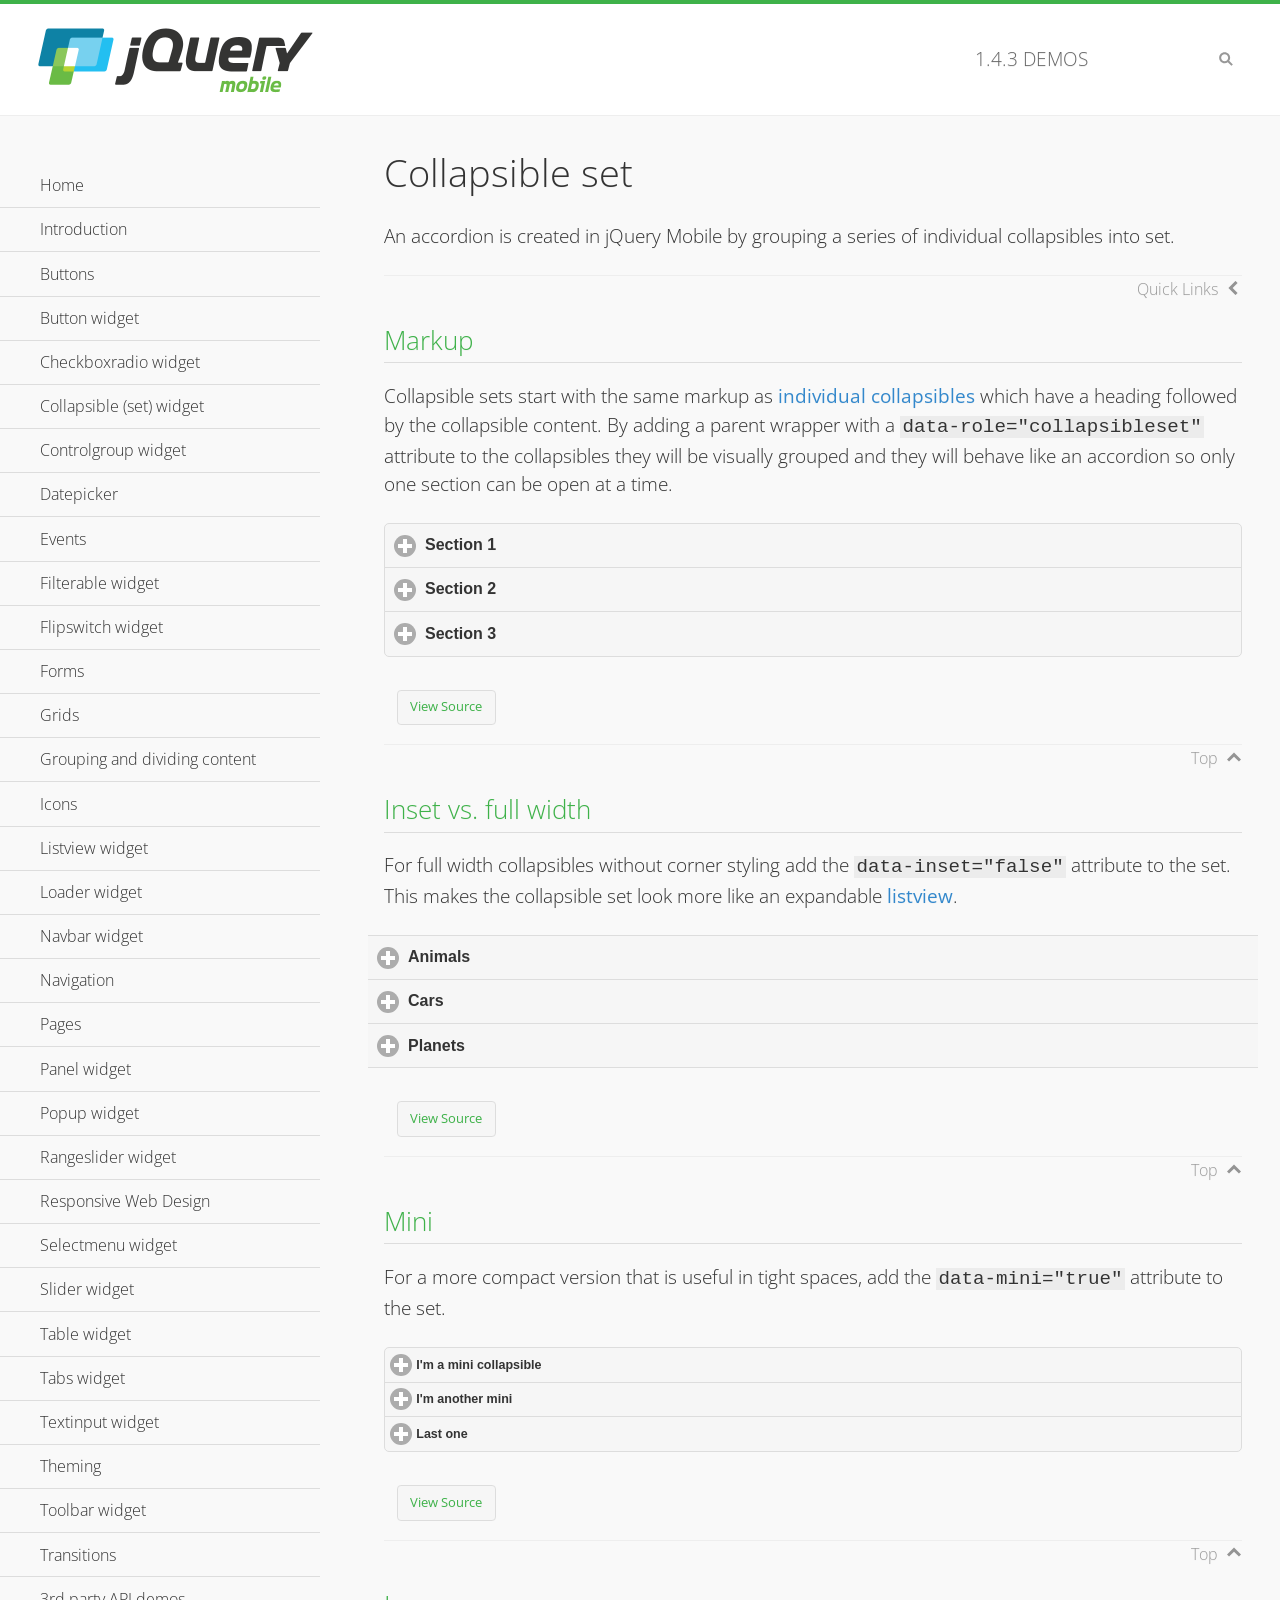
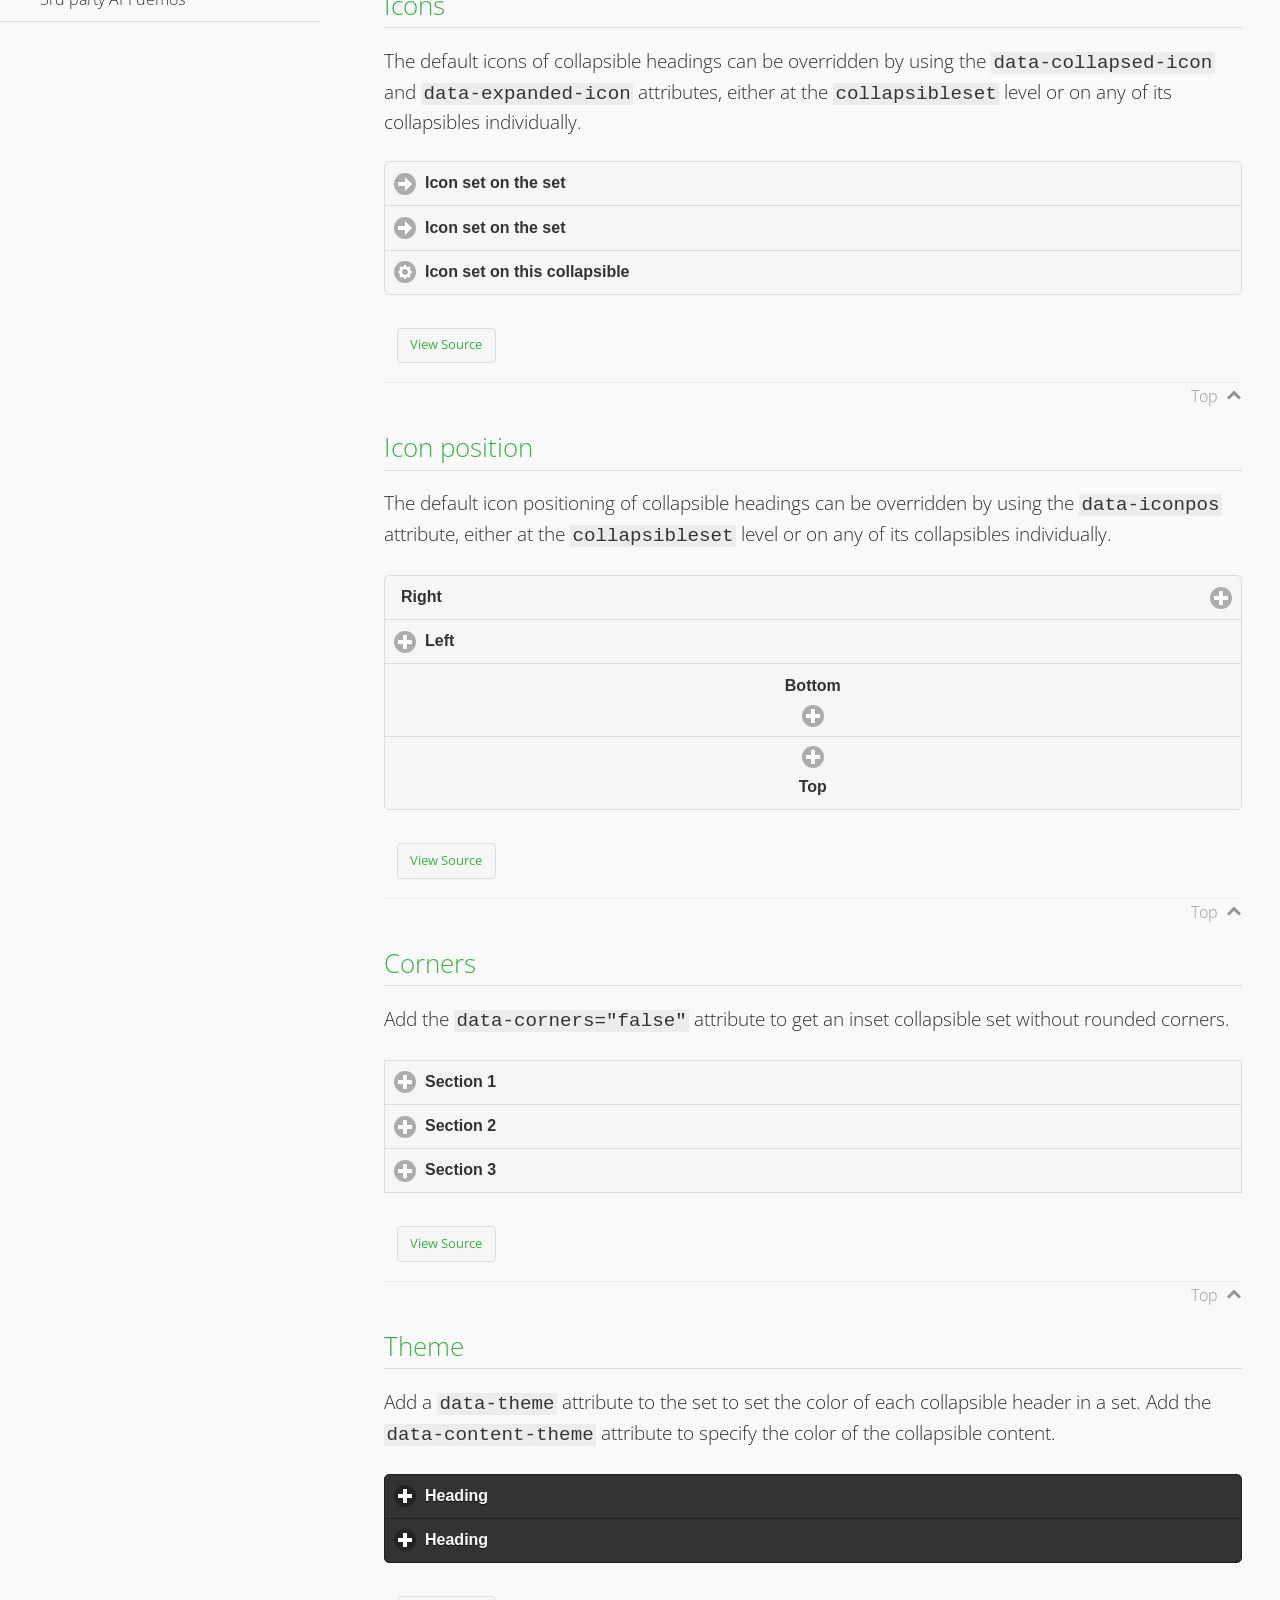
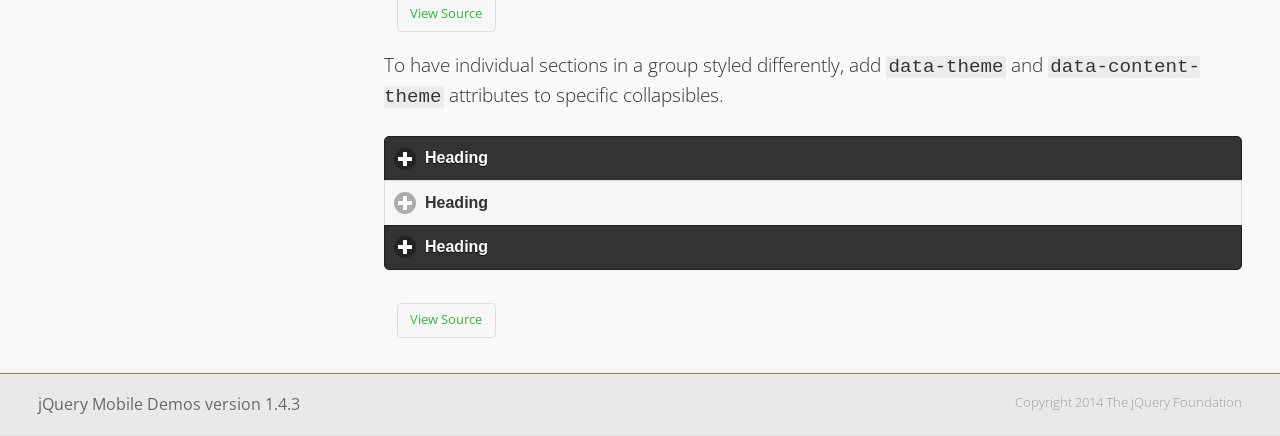
<file: lib/jquery.mobile-1.4.3/demos/collapsibleset/index.html>
<!DOCTYPE html>
<html>
<head>
	<meta charset="utf-8">
	<meta name="viewport" content="width=device-width, initial-scale=1">
	<title>Collapsible set - jQuery Mobile Demos</title>
	<link rel="shortcut icon" href="../favicon.ico">
    <link rel="stylesheet" href="http://fonts.googleapis.com/css?family=Open+Sans:300,400,700">
	<link rel="stylesheet" href="../css/themes/default/jquery.mobile-1.4.3.min.css">
	<link rel="stylesheet" href="../_assets/css/jqm-demos.css">
	<script src="../js/jquery.js"></script>
	<script src="../_assets/js/index.js"></script>
	<script src="../js/jquery.mobile-1.4.3.min.js"></script>
</head>
<body>
<div data-role="page" class="jqm-demos" data-quicklinks="true">

	<div data-role="header" class="jqm-header">
		<h2><a href="../" title="jQuery Mobile Demos home"><img src="../_assets/img/jquery-logo.png" alt="jQuery Mobile"></a></h2>
		<p><span class="jqm-version"></span> Demos</p>
		<a href="#" class="jqm-navmenu-link ui-btn ui-btn-icon-notext ui-corner-all ui-icon-bars ui-nodisc-icon ui-alt-icon ui-btn-left">Menu</a>
		<a href="#" class="jqm-search-link ui-btn ui-btn-icon-notext ui-corner-all ui-icon-search ui-nodisc-icon ui-alt-icon ui-btn-right">Search</a>
	</div><!-- /header -->

	<div role="main" class="ui-content jqm-content">

		<h1>Collapsible set</h1>

		<p>An accordion is created in jQuery Mobile by grouping a series of individual collapsibles into set.</p>

		<h2>Markup</h2>

		<p>Collapsible sets start with the same markup as <a href="../collapsible/" data-ajax="false">individual collapsibles</a> which have a heading followed by the collapsible content. By adding a parent wrapper with a <code>data-role="collapsibleset"</code> attribute to the collapsibles they will be visually grouped and they will behave like an accordion so only one section can be open at a time.</p>

			<div data-demo-html="true">
				<div data-role="collapsibleset" data-theme="a" data-content-theme="a">
					<div data-role="collapsible">
						<h3>Section 1</h3>
					<p>I'm the collapsible content for section 1</p>
					</div>
					<div data-role="collapsible">
						<h3>Section 2</h3>
					<p>I'm the collapsible content for section 2</p>

					</div>
					<div data-role="collapsible">
						<h3>Section 3</h3>
					<p>I'm the collapsible content for section 3</p>
					</div>
				</div>
			</div><!--/demo-html -->

		<h2>Inset vs. full width</h2>

		<p>For full width collapsibles without corner styling add the <code>data-inset="false"</code> attribute to the set. This makes the collapsible set look more like an expandable <a href="../listview/">listview</a>.</p>

			<div data-demo-html="true">
				<div data-role="collapsibleset" data-inset="false">
					<div data-role="collapsible">
						<h3>Animals</h3>
						<ul data-role="listview" data-inset="false">
							<li>Cats</li>
							<li>Dogs</li>
							<li>Lizards</li>
							<li>Snakes</li>
						</ul>
					</div>
					<div data-role="collapsible">
						<h3>Cars</h3>
						<ul data-role="listview" data-inset="false">
							<li>Acura</li>
							<li>Audi</li>
							<li>BMW</li>
							<li>Cadillac</li>
						</ul>
					</div>
					<div data-role="collapsible">
						<h3>Planets</h3>
						<ul data-role="listview" data-inset="false">
							<li>Earth</li>
							<li>Jupiter</li>
							<li>Mars</li>
							<li>Mercury</li>
						</ul>
					</div>
				</div>
			</div><!--/demo-html -->

		<h2>Mini</h2>

		<p>For a more compact version that is useful in tight spaces, add the <code>data-mini="true"</code> attribute to the set. </p>

			<div data-demo-html="true">
				<div data-role="collapsibleset" data-theme="a" data-content-theme="a" data-mini="true">
					<div data-role="collapsible">
						<h3>I'm a mini collapsible</h3>
					<p>This is good for tight spaces.</p>
					</div>
					<div data-role="collapsible">
						<h3>I'm another mini</h3>
					<p>Here's some collapsible content.</p>

					</div>
					<div data-role="collapsible">
						<h3>Last one</h3>
					<p>Final bit of collapsible content.</p>
					</div>
				</div>
			</div><!--/demo-html -->

		<h2>Icons</h2>

		<p>The default icons of collapsible headings can be overridden by using the <code>data-collapsed-icon</code> and <code>data-expanded-icon</code> attributes, either at the <code>collapsibleset</code> level or on any of its collapsibles individually.</p>

			<div data-demo-html="true">
				<div data-role="collapsibleset" data-theme="a" data-content-theme="a" data-collapsed-icon="arrow-r" data-expanded-icon="arrow-d">
					<div data-role="collapsible">
						<h3>Icon set on the set</h3>
					<p>Specify the open and close icons on the set to apply it to all the collapsibles within.</p>
					</div>
					<div data-role="collapsible">
						<h3>Icon set on the set</h3>
					<p>This collapsible also gets the icon from the set.</p>
					</div>
					<div data-role="collapsible" data-collapsed-icon="gear" data-expanded-icon="delete">
						<h3>Icon set on this collapsible</h3>
					<p>The icons here are applied to this collapsible specifically, thus overriding the set icons.</p>
					</div>
				</div>
			</div><!--/demo-html -->

		<h2>Icon position</h2>

		<p>The default icon positioning of collapsible headings can be overridden by using the <code>data-iconpos</code> attribute, either at the <code>collapsibleset</code> level or on any of its collapsibles individually.</p>

			<div data-demo-html="true">
				<div data-role="collapsibleset" data-theme="a" data-content-theme="a" data-iconpos="right">
					<div data-role="collapsible">
						<h3>Right</h3>
					<p>Inherits icon positioning from <code>data-iconpos="right"</code> attribute on set.</p>
					</div>
					<div data-role="collapsible" data-iconpos="left">
						<h3>Left</h3>
					<p>Set via <code>data-iconpos="left"</code> attribute on the collapsible</p>
					</div>
					<div data-role="collapsible" data-iconpos="bottom">
						<h3>Bottom</h3>
					<p>Set via <code>data-iconpos="bottom"</code> attribute on the collapsible</p>
					</div>
					<div data-role="collapsible" data-iconpos="top">
						<h3>Top</h3>
					<p>Set via <code>data-iconpos="top"</code> attribute on the collapsible</p>
					</div>
				</div>
			</div><!--/demo-html -->

		<h2>Corners</h2>
		<p>Add the <code>data-corners="false"</code> attribute to get an inset collapsible set without rounded corners.</p>

			<div data-demo-html="true">
				<div data-role="collapsibleset" data-corners="false" data-theme="a" data-content-theme="a">
					<div data-role="collapsible">
						<h3>Section 1</h3>
					<p>Collapsible content</p>
					</div>
					<div data-role="collapsible">
						<h3>Section 2</h3>
					<p>Collapsible content</p>

					</div>
					<div data-role="collapsible">
						<h3>Section 3</h3>
					<p>Collapsible content</p>
					</div>
				</div>
			</div><!--/demo-html -->

		<h2>Theme</h2>

		<p>Add a <code>data-theme</code> attribute to the set to set the color of each collapsible header in a set. Add the <code>data-content-theme</code> attribute to specify the color of the collapsible content. </p>

			<div data-demo-html="true">
				<div data-role="collapsibleset" data-theme="b" data-content-theme="b">
					<div data-role="collapsible">
						<h3>Heading</h3>
						<p>Content</p>
					</div>
					<div data-role="collapsible">
						<h3>Heading</h3>
						<p>Content</p>
					</div>
				</div>
			</div><!--/demo-html -->

		<p>To have individual sections in a group styled differently, add <code>data-theme</code> and <code>data-content-theme</code> attributes to specific collapsibles.</p>

			<div data-demo-html="true">
				<div data-role="collapsibleset" data-theme="b" data-content-theme="b">
					<div data-role="collapsible">
						<h3>Heading</h3>
						<p>Content</p>
					</div>
					<div data-role="collapsible" data-theme="a" data-content-theme="a">
						<h3>Heading</h3>
						<p>Content</p>
					</div>
					<div data-role="collapsible">
						<h3>Heading</h3>
						<p>Content</p>
					</div>
				</div>
		</div><!--/demo-html -->

	</div><!-- /content -->
	    <div data-role="panel" class="jqm-navmenu-panel" data-position="left" data-display="overlay" data-theme="a">
	    	<ul class="jqm-list ui-alt-icon ui-nodisc-icon">
<li data-filtertext="demos homepage" data-icon="home"><a href=".././">Home</a></li>
<li data-filtertext="introduction overview getting started"><a href="../intro/" data-ajax="false">Introduction</a></li>
<li data-filtertext="buttons button markup buttonmarkup method anchor link button element"><a href="../button-markup/" data-ajax="false">Buttons</a></li>
<li data-filtertext="form button widget input button submit reset"><a href="../button/" data-ajax="false">Button widget</a></li>
<li data-role="collapsible" data-enhanced="true" data-collapsed-icon="carat-d" data-expanded-icon="carat-u" data-iconpos="right" data-inset="false" class="ui-collapsible ui-collapsible-themed-content ui-collapsible-collapsed">
	<h3 class="ui-collapsible-heading ui-collapsible-heading-collapsed">
		<a href="#" class="ui-collapsible-heading-toggle ui-btn ui-btn-icon-right ui-btn-inherit ui-icon-carat-d">
		    Checkboxradio widget<span class="ui-collapsible-heading-status"> click to expand contents</span>
		</a>
	</h3>
	<div class="ui-collapsible-content ui-body-inherit ui-collapsible-content-collapsed" aria-hidden="true">
		<ul>
			<li data-filtertext="form checkboxradio widget checkbox input checkboxes controlgroups"><a href="../checkboxradio-checkbox/" data-ajax="false">Checkboxes</a></li>
			<li data-filtertext="form checkboxradio widget radio input radio buttons controlgroups"><a href="../checkboxradio-radio/" data-ajax="false">Radio buttons</a></li>
		</ul>
	</div>
</li>
<li data-role="collapsible" data-enhanced="true" data-collapsed-icon="carat-d" data-expanded-icon="carat-u" data-iconpos="right" data-inset="false" class="ui-collapsible ui-collapsible-themed-content ui-collapsible-collapsed">
	<h3 class="ui-collapsible-heading ui-collapsible-heading-collapsed">
		<a href="#" class="ui-collapsible-heading-toggle ui-btn ui-btn-icon-right ui-btn-inherit ui-icon-carat-d">
			Collapsible (set) widget<span class="ui-collapsible-heading-status"> click to expand contents</span>
		</a>
	</h3>
	<div class="ui-collapsible-content ui-body-inherit ui-collapsible-content-collapsed" aria-hidden="true">
		<ul>
			<li data-filtertext="collapsibles content formatting"><a href="../collapsible/" data-ajax="false">Collapsible</a></li>
			<li data-filtertext="dynamic collapsible set accordion append expand"><a href="../collapsible-dynamic/" data-ajax="false">Dynamic collapsibles</a></li>
			<li data-filtertext="accordions collapsible set widget content formatting grouped collapsibles"><a href="../collapsibleset/" data-ajax="false">Collapsible set</a></li>
		</ul>
	</div>
</li>
<li data-role="collapsible" data-enhanced="true" data-collapsed-icon="carat-d" data-expanded-icon="carat-u" data-iconpos="right" data-inset="false" class="ui-collapsible ui-collapsible-themed-content ui-collapsible-collapsed">
	<h3 class="ui-collapsible-heading ui-collapsible-heading-collapsed">
		<a href="#" class="ui-collapsible-heading-toggle ui-btn ui-btn-icon-right ui-btn-inherit ui-icon-carat-d">
			Controlgroup widget<span class="ui-collapsible-heading-status"> click to expand contents</span>
		</a>
	</h3>
	<div class="ui-collapsible-content ui-body-inherit ui-collapsible-content-collapsed" aria-hidden="true">
		<ul>
			<li data-filtertext="controlgroups selectmenu checkboxradio input grouped buttons horizontal vertical"><a href="../controlgroup/" data-ajax="false">Controlgroup</a></li>
			<li data-filtertext="dynamic controlgroup dynamically add buttons"><a href="../controlgroup-dynamic/" data-ajax="false">Dynamic controlgroups</a></li>
		</ul>
	</div>
</li>
<li data-filtertext="form datepicker widget date input"><a href="../datepicker/" data-ajax="false">Datepicker</a></li>
<li data-role="collapsible" data-enhanced="true" data-collapsed-icon="carat-d" data-expanded-icon="carat-u" data-iconpos="right" data-inset="false" class="ui-collapsible ui-collapsible-themed-content ui-collapsible-collapsed">
	<h3 class="ui-collapsible-heading ui-collapsible-heading-collapsed">
		<a href="#" class="ui-collapsible-heading-toggle ui-btn ui-btn-icon-right ui-btn-inherit ui-icon-carat-d">
			Events<span class="ui-collapsible-heading-status"> click to expand contents</span>
		</a>
	</h3>
	<div class="ui-collapsible-content ui-body-inherit ui-collapsible-content-collapsed" aria-hidden="true">
		<ul>
			<li data-filtertext="swipe to delete list items listviews swipe events"><a href="../swipe-list/" data-ajax="false">Swipe list items</a></li>
			<li data-filtertext="swipe to navigate swipe page navigation swipe events"><a href="../swipe-page/" data-ajax="false">Swipe page navigation</a></li>
		</ul>
	</div>
</li>
<li data-filtertext="filterable filter elements sorting searching listview table"><a href="../filterable/" data-ajax="false">Filterable widget</a></li>
<li data-filtertext="form flipswitch widget flip toggle switch binary select checkbox input"><a href="../flipswitch/" data-ajax="false">Flipswitch widget</a></li>
<li data-role="collapsible" data-enhanced="true" data-collapsed-icon="carat-d" data-expanded-icon="carat-u" data-iconpos="right" data-inset="false" class="ui-collapsible ui-collapsible-themed-content ui-collapsible-collapsed">
	<h3 class="ui-collapsible-heading ui-collapsible-heading-collapsed">
		<a href="#" class="ui-collapsible-heading-toggle ui-btn ui-btn-icon-right ui-btn-inherit ui-icon-carat-d">
			Forms<span class="ui-collapsible-heading-status"> click to expand contents</span>
		</a>
	</h3>
	<div class="ui-collapsible-content ui-body-inherit ui-collapsible-content-collapsed" aria-hidden="true">
		<ul>
			<li data-filtertext="forms text checkbox radio range button submit reset inputs selects textarea slider flipswitch label form elements"><a href="../forms/" data-ajax="false">Forms</a></li>
			<li data-filtertext="form hide labels hidden accessible ui-hidden-accessible forms"><a href="../forms-label-hidden-accessible/" data-ajax="false">Hide labels</a></li>
			<li data-filtertext="form field containers fieldcontain ui-field-contain forms"><a href="../forms-field-contain/" data-ajax="false">Field containers</a></li>
			<li data-filtertext="forms disabled form elements"><a href="../forms-disabled/" data-ajax="false">Forms disabled</a></li>
			<li data-filtertext="forms gallery examples overview forms text checkbox radio range button submit reset inputs selects textarea slider flipswitch label form elements"><a href="../forms-gallery/" data-ajax="false">Forms gallery</a></li>
		</ul>
	</div>
</li>
<li data-role="collapsible" data-enhanced="true" data-collapsed-icon="carat-d" data-expanded-icon="carat-u" data-iconpos="right" data-inset="false" class="ui-collapsible ui-collapsible-themed-content ui-collapsible-collapsed">
	<h3 class="ui-collapsible-heading ui-collapsible-heading-collapsed">
		<a href="#" class="ui-collapsible-heading-toggle ui-btn ui-btn-icon-right ui-btn-inherit ui-icon-carat-d">
			Grids<span class="ui-collapsible-heading-status"> click to expand contents</span>
		</a>
	</h3>
	<div class="ui-collapsible-content ui-body-inherit ui-collapsible-content-collapsed" aria-hidden="true">
		<ul>
			<li data-filtertext="grids columns blocks content formatting rwd responsive css framework"><a href="../grids/" data-ajax="false">Grids</a></li>
			<li data-filtertext="buttons in grids css framework"><a href="../grids-buttons/" data-ajax="false">Buttons in grids</a></li>
			<li data-filtertext="custom responsive grids rwd css framework"><a href="../grids-custom-responsive/" data-ajax="false">Custom responsive grids</a></li>
		</ul>
	</div>
</li>
<li data-filtertext="blocks content formatting sections heading"><a href="../body-bar-classes/" data-ajax="false">Grouping and dividing content</a></li>
<li data-role="collapsible" data-enhanced="true" data-collapsed-icon="carat-d" data-expanded-icon="carat-u" data-iconpos="right" data-inset="false" class="ui-collapsible ui-collapsible-themed-content ui-collapsible-collapsed">
	<h3 class="ui-collapsible-heading ui-collapsible-heading-collapsed">
		<a href="#" class="ui-collapsible-heading-toggle ui-btn ui-btn-icon-right ui-btn-inherit ui-icon-carat-d">
			Icons<span class="ui-collapsible-heading-status"> click to expand contents</span>
		</a>
	</h3>
	<div class="ui-collapsible-content ui-body-inherit ui-collapsible-content-collapsed" aria-hidden="true">
		<ul>
			<li data-filtertext="button icons svg disc alt custom icon position"><a href="../icons/" data-ajax="false">Icons</a></li>
			<li data-filtertext=""><a href="../icons-grunticon/" data-ajax="false">Grunticon loader</a></li>
		</ul>
	</div>
</li>
<li data-role="collapsible" data-enhanced="true" data-collapsed-icon="carat-d" data-expanded-icon="carat-u" data-iconpos="right" data-inset="false" class="ui-collapsible ui-collapsible-themed-content ui-collapsible-collapsed">
	<h3 class="ui-collapsible-heading ui-collapsible-heading-collapsed">
		<a href="#" class="ui-collapsible-heading-toggle ui-btn ui-btn-icon-right ui-btn-inherit ui-icon-carat-d">
			Listview widget<span class="ui-collapsible-heading-status"> click to expand contents</span>
		</a>
	</h3>
	<div class="ui-collapsible-content ui-body-inherit ui-collapsible-content-collapsed" aria-hidden="true">
		<ul>
			<li data-filtertext="listview widget thumbnails icons nested split button collapsible ul ol"><a href="../listview/" data-ajax="false">Listview</a></li>
			<li data-filtertext="autocomplete filterable reveal listview filtertextbeforefilter placeholder"><a href="../listview-autocomplete/" data-ajax="false">Listview autocomplete</a></li>
			<li data-filtertext="autocomplete filterable reveal listview remote data filtertextbeforefilter placeholder"><a href="../listview-autocomplete-remote/" data-ajax="false">Listview autocomplete remote data</a></li>
			<li data-filtertext="autodividers anchor jump scroll linkbars listview lists ul ol"><a href="../listview-autodividers-linkbar/" data-ajax="false">Listview autodividers linkbar</a></li>
			<li data-filtertext="listview autodividers selector autodividersselector lists ul ol"><a href="../listview-autodividers-selector/" data-ajax="false">Listview autodividers selector</a></li>
			<li data-filtertext="listview nested list items"><a href="../listview-nested-lists/" data-ajax="false">Nested Listviews</a></li>
			<li data-filtertext="listview collapsible list items flat"><a href="../listview-collapsible-item-flat/" data-ajax="false">Listview collapsible list items (flat)</a></li>
			<li data-filtertext="listview collapsible list indented"><a href="../listview-collapsible-item-indented/" data-ajax="false">Listview collapsible list items (indented)</a></li>
			<li data-filtertext="grid listview responsive grids responsive listviews lists ul"><a href="../listview-grid/" data-ajax="false">Listview responsive grid</a></li>
		</ul>
	</div>
</li>
<li data-filtertext="loader widget page loading navigation overlay spinner"><a href="../loader/" data-ajax="false">Loader widget</a></li>
<li data-filtertext="navbar widget navmenu toolbars header footer"><a href="../navbar/" data-ajax="false">Navbar widget</a></li>
<li data-role="collapsible" data-enhanced="true" data-collapsed-icon="carat-d" data-expanded-icon="carat-u" data-iconpos="right" data-inset="false" class="ui-collapsible ui-collapsible-themed-content ui-collapsible-collapsed">
	<h3 class="ui-collapsible-heading ui-collapsible-heading-collapsed">
		<a href="#" class="ui-collapsible-heading-toggle ui-btn ui-btn-icon-right ui-btn-inherit ui-icon-carat-d">
			Navigation<span class="ui-collapsible-heading-status"> click to expand contents</span>
		</a>
	</h3>
	<div class="ui-collapsible-content ui-body-inherit ui-collapsible-content-collapsed" aria-hidden="true">
		<ul>
			<li data-filtertext="ajax navigation navigate widget history event method"><a href="../navigation/" data-ajax="false">Navigation</a></li>
			<li data-filtertext="linking pages page links navigation ajax prefetch cache"><a href="../navigation-linking-pages/" data-ajax="false">Linking pages</a></li>
			<!-- <li data-filtertext="php redirect server redirection server-side navigation"><a href="../navigation-php-redirect/" data-ajax="false">PHP redirect demo</a></li>-->
			<li data-filtertext="navigation redirection hash query"><a href="../navigation-hash-processing/" data-ajax="false">Hash processing demo</a></li>
			<li data-filtertext="navigation redirection hash query"><a href="../page-events/" data-ajax="false">Page Navigation Events</a></li>
		</ul>
	</div>
</li>
<li data-role="collapsible" data-enhanced="true" data-collapsed-icon="carat-d" data-expanded-icon="carat-u" data-iconpos="right" data-inset="false" class="ui-collapsible ui-collapsible-themed-content ui-collapsible-collapsed">
	<h3 class="ui-collapsible-heading ui-collapsible-heading-collapsed">
		<a href="#" class="ui-collapsible-heading-toggle ui-btn ui-btn-icon-right ui-btn-inherit ui-icon-carat-d">
			Pages<span class="ui-collapsible-heading-status"> click to expand contents</span>
		</a>
	</h3>
	<div class="ui-collapsible-content ui-body-inherit ui-collapsible-content-collapsed" aria-hidden="true">
		<ul>
			<li data-filtertext="pages page widget ajax navigation"><a href="../pages/" data-ajax="false">Pages</a></li>
			<li data-filtertext="single page"><a href="../pages-single-page/" data-ajax="false">Single page</a></li>
			<li data-filtertext="multipage multi-page page"><a href="../pages-multi-page/" data-ajax="false">Multi-page template</a></li>
			<li data-filtertext="dialog page widget modal popup"><a href="../pages-dialog/" data-ajax="false">Dialog page</a></li>
		</ul>
	</div>
</li>
<li data-role="collapsible" data-enhanced="true" data-collapsed-icon="carat-d" data-expanded-icon="carat-u" data-iconpos="right" data-inset="false" class="ui-collapsible ui-collapsible-themed-content ui-collapsible-collapsed">
	<h3 class="ui-collapsible-heading ui-collapsible-heading-collapsed">
		<a href="#" class="ui-collapsible-heading-toggle ui-btn ui-btn-icon-right ui-btn-inherit ui-icon-carat-d">
			Panel widget<span class="ui-collapsible-heading-status"> click to expand contents</span>
		</a>
	</h3>
	<div class="ui-collapsible-content ui-body-inherit ui-collapsible-content-collapsed" aria-hidden="true">
		<ul>
			<li data-filtertext="panel widget sliding panels reveal push overlay responsive"><a href="../panel/" data-ajax="false">Panel</a></li>
			<li data-filtertext=""><a href="../panel-external/" data-ajax="false">External panels</a></li>
			<li data-filtertext="panel "><a href="../panel-fixed/" data-ajax="false">Fixed panels</a></li>
			<li data-filtertext="panel slide panels sliding panels shadow rwd responsive breakpoint"><a href="../panel-responsive/" data-ajax="false">Panels responsive</a></li>
			<li data-filtertext="panel custom style custom panel width reveal shadow listview panel styling page background wrapper"><a href="../panel-styling/" data-ajax="false">Custom panel style</a></li>
			<li data-filtertext="panel open on swipe"><a href="../panel-swipe-open/" data-ajax="false">Panel open on swipe</a></li>
			<li data-filtertext="panels outside page internal external toolbars"><a href="../panel-external-internal/" data-ajax="false">Panel external and internal</a></li>
		</ul>
	</div>
</li>
<li data-role="collapsible" data-enhanced="true" data-collapsed-icon="carat-d" data-expanded-icon="carat-u" data-iconpos="right" data-inset="false" class="ui-collapsible ui-collapsible-themed-content ui-collapsible-collapsed">
	<h3 class="ui-collapsible-heading ui-collapsible-heading-collapsed">
		<a href="#" class="ui-collapsible-heading-toggle ui-btn ui-btn-icon-right ui-btn-inherit ui-icon-carat-d">
			Popup widget<span class="ui-collapsible-heading-status"> click to expand contents</span>
		</a>
	</h3>
	<div class="ui-collapsible-content ui-body-inherit ui-collapsible-content-collapsed" aria-hidden="true">
		<ul>
			<li data-filtertext="popup widget popups dialog modal transition tooltip lightbox form overlay screen flip pop fade transition"><a href="../popup/" data-ajax="false">Popup</a></li>
			<li data-filtertext="popup alignment position"><a href="../popup-alignment/" data-ajax="false">Popup alignment</a></li>
			<li data-filtertext="popup arrow size popups popover"><a href="../popup-arrow-size/" data-ajax="false">Popup arrow size</a></li>
			<li data-filtertext="dynamic popups popup images lightbox"><a href="../popup-dynamic/" data-ajax="false">Dynamic popups</a></li>
			<li data-filtertext="popups with iframes scaling"><a href="../popup-iframe/" data-ajax="false">Popups with iframes</a></li>
			<li data-filtertext="popup image scaling"><a href="../popup-image-scaling/" data-ajax="false">Popup image scaling</a></li>
			<li data-filtertext="external popup outside multi-page"><a href="../popup-outside-multipage/" data-ajax="false">Popup outside multi-page</a></li>
		</ul>
	</div>
</li>
<li data-filtertext="form rangeslider widget dual sliders dual handle sliders range input"><a href="../rangeslider/" data-ajax="false">Rangeslider widget</a></li>
<li data-filtertext="responsive web design rwd adaptive progressive enhancement PE accessible mobile breakpoints media query media queries"><a href="../rwd/" data-ajax="false">Responsive Web Design</a></li>
<li data-role="collapsible" data-enhanced="true" data-collapsed-icon="carat-d" data-expanded-icon="carat-u" data-iconpos="right" data-inset="false" class="ui-collapsible ui-collapsible-themed-content ui-collapsible-collapsed">
	<h3 class="ui-collapsible-heading ui-collapsible-heading-collapsed">
		<a href="#" class="ui-collapsible-heading-toggle ui-btn ui-btn-icon-right ui-btn-inherit ui-icon-carat-d">
			Selectmenu widget<span class="ui-collapsible-heading-status"> click to expand contents</span>
		</a>
	</h3>
	<div class="ui-collapsible-content ui-body-inherit ui-collapsible-content-collapsed" aria-hidden="true">
		<ul>
			<li data-filtertext="form selectmenu widget select input custom select menu selects"><a href="../selectmenu/" data-ajax="false">Selectmenu</a></li>
			<li data-filtertext="form custom select menu selectmenu widget custom menu option optgroup multiple selects"><a href="../selectmenu-custom/" data-ajax="false">Custom select menu</a></li>
			<li data-filtertext="filterable select filter popup dialog"><a href="../selectmenu-custom-filter/" data-ajax="false">Custom select menu with filter</a></li>
		</ul>
	</div>
</li>
<li data-role="collapsible" data-enhanced="true" data-collapsed-icon="carat-d" data-expanded-icon="carat-u" data-iconpos="right" data-inset="false" class="ui-collapsible ui-collapsible-themed-content ui-collapsible-collapsed">
	<h3 class="ui-collapsible-heading ui-collapsible-heading-collapsed">
		<a href="#" class="ui-collapsible-heading-toggle ui-btn ui-btn-icon-right ui-btn-inherit ui-icon-carat-d">
			Slider widget<span class="ui-collapsible-heading-status"> click to expand contents</span>
		</a>
	</h3>
	<div class="ui-collapsible-content ui-body-inherit ui-collapsible-content-collapsed" aria-hidden="true">
		<ul>
			<li data-filtertext="form slider widget range input single sliders"><a href="../slider/" data-ajax="false">Slider</a></li>
			<li data-filtertext="form slider widget flipswitch slider binary select flip toggle switch"><a href="../slider-flipswitch/" data-ajax="false">Slider flip toggle switch</a></li>
			<li data-filtertext="form slider tooltip handle value input range sliders"><a href="../slider-tooltip/" data-ajax="false">Slider tooltip</a></li>
		</ul>
	</div>
</li>
<li data-role="collapsible" data-enhanced="true" data-collapsed-icon="carat-d" data-expanded-icon="carat-u" data-iconpos="right" data-inset="false" class="ui-collapsible ui-collapsible-themed-content ui-collapsible-collapsed">
	<h3 class="ui-collapsible-heading ui-collapsible-heading-collapsed">
		<a href="#" class="ui-collapsible-heading-toggle ui-btn ui-btn-icon-right ui-btn-inherit ui-icon-carat-d">
			Table widget<span class="ui-collapsible-heading-status"> click to expand contents</span>
		</a>
	</h3>
	<div class="ui-collapsible-content ui-body-inherit ui-collapsible-content-collapsed" aria-hidden="true">
		<ul>
			<li data-filtertext="table widget reflow column toggle th td responsive tables rwd hide show tabular"><a href="../table-column-toggle/" data-ajax="false">Table Column Toggle</a></li>
			<li data-filtertext="table column toggle phone comparison demo"><a href="../table-column-toggle-example/" data-ajax="false">Table Column Toggle demo</a></li>
			<li data-filtertext="responsive tables table column toggle heading groups rwd breakpoint"><a href="../table-column-toggle-heading-groups/" data-ajax="false">Table Column Toggle heading groups</a></li>
			<li data-filtertext="responsive tables table column toggle hide rwd breakpoint customization options"><a href="../table-column-toggle-options/" data-ajax="false">Table Column Toggle options</a></li>
			<li data-filtertext="table reflow th td responsive rwd columns tabular"><a href="../table-reflow/" data-ajax="false">Table Reflow</a></li>
			<li data-filtertext="responsive tables table reflow heading groups rwd breakpoint"><a href="../table-reflow-heading-groups/" data-ajax="false">Table Reflow heading groups</a></li>
			<li data-filtertext="responsive tables table reflow stripes strokes table style"><a href="../table-reflow-stripes-strokes/" data-ajax="false">Table Reflow stripes and strokes</a></li>
			<li data-filtertext="responsive tables table reflow stack custom styles"><a href="../table-reflow-styling/" data-ajax="false">Table Reflow custom styles</a></li>
		</ul>
	</div>
</li>
<li data-filtertext="ui tabs widget"><a href="../tabs/" data-ajax="false">Tabs widget</a></li>
<li data-filtertext="form textinput widget text input textarea number date time tel email file color password"><a href="../textinput/" data-ajax="false">Textinput widget</a></li>
<li data-role="collapsible" data-enhanced="true" data-collapsed-icon="carat-d" data-expanded-icon="carat-u" data-iconpos="right" data-inset="false" class="ui-collapsible ui-collapsible-themed-content ui-collapsible-collapsed">
	<h3 class="ui-collapsible-heading ui-collapsible-heading-collapsed">
		<a href="#" class="ui-collapsible-heading-toggle ui-btn ui-btn-icon-right ui-btn-inherit ui-icon-carat-d">
			Theming<span class="ui-collapsible-heading-status"> click to expand contents</span>
		</a>
	</h3>
	<div class="ui-collapsible-content ui-body-inherit ui-collapsible-content-collapsed" aria-hidden="true">
		<ul>
			<li data-filtertext="default theme swatches theming style css"><a href="../theme-default/" data-ajax="false">Default theme</a></li>
			<li data-filtertext="classic theme old theme swatches theming style css"><a href="../theme-classic/" data-ajax="false">Classic theme</a></li>
		</ul>
	</div>
</li>
<li data-role="collapsible" data-enhanced="true" data-collapsed-icon="carat-d" data-expanded-icon="carat-u" data-iconpos="right" data-inset="false" class="ui-collapsible ui-collapsible-themed-content ui-collapsible-collapsed">
	<h3 class="ui-collapsible-heading ui-collapsible-heading-collapsed">
		<a href="#" class="ui-collapsible-heading-toggle ui-btn ui-btn-icon-right ui-btn-inherit ui-icon-carat-d">
			Toolbar widget<span class="ui-collapsible-heading-status"> click to expand contents</span>
		</a>
	</h3>
	<div class="ui-collapsible-content ui-body-inherit ui-collapsible-content-collapsed" aria-hidden="true">
		<ul>
			<li data-filtertext="toolbar widget header footer toolbars fixed fullscreen external sections"><a href="../toolbar/" data-ajax="false">Toolbar</a></li>
			<li data-filtertext="dynamic toolbars dynamically add toolbar header footer"><a href="../toolbar-dynamic/" data-ajax="false">Dynamic toolbars</a></li>
			<li data-filtertext="external toolbars header footer"><a href="../toolbar-external/" data-ajax="false">External toolbars</a></li>
			<li data-filtertext="fixed toolbars header footer"><a href="../toolbar-fixed/" data-ajax="false">Fixed toolbars</a></li>
			<li data-filtertext="fixed fullscreen toolbars header footer"><a href="../toolbar-fixed-fullscreen/" data-ajax="false">Fullscreen toolbars</a></li>
			<li data-filtertext="external fixed toolbars header footer"><a href="../toolbar-fixed-external/" data-ajax="false">Fixed external toolbars</a></li>
			<li data-filtertext="external persistent toolbars header footer navbar navmenu"><a href="../toolbar-fixed-persistent/" data-ajax="false">Persistent toolbars</a></li>
			<li data-filtertext="external ajax optimized toolbars persistent toolbars header footer navbar"><a href="../toolbar-fixed-persistent-optimized/" data-ajax="false">Ajax optimized toolbars</a></li>
			<li data-filtertext="form in toolbars header footer"><a href="../toolbar-fixed-forms/" data-ajax="false">Form in toolbar</a></li>
		</ul>
	</div>
</li>
<li data-filtertext="page transitions animated pages popup navigation flip slide fade pop"><a href="../transitions/" data-ajax="false">Transitions</a></li>
<li data-role="collapsible" data-enhanced="true" data-collapsed-icon="carat-d" data-expanded-icon="carat-u" data-iconpos="right" data-inset="false" class="ui-collapsible ui-collapsible-themed-content ui-collapsible-collapsed">
	<h3 class="ui-collapsible-heading ui-collapsible-heading-collapsed">
		<a href="#" class="ui-collapsible-heading-toggle ui-btn ui-btn-icon-right ui-btn-inherit ui-icon-carat-d">
			3rd party API demos<span class="ui-collapsible-heading-status"> click to expand contents</span>
		</a>
	</h3>
	<div class="ui-collapsible-content ui-body-inherit ui-collapsible-content-collapsed" aria-hidden="true">
		<ul>
			<li data-filtertext="backbone requirejs navigation router"><a href="../backbone-requirejs/" data-ajax="false">Backbone RequireJS</a></li>
			<li data-filtertext="google maps geolocation demo"><a href="../map-geolocation/" data-ajax="false">Google Maps geolocation</a></li>
			<li data-filtertext="google maps hybrid"><a href="../map-list-toggle/" data-ajax="false">Google Maps list toggle</a></li>
		</ul>
	</div>
</li>



		     </ul>
		</div><!-- /panel -->


	<div data-role="footer" data-position="fixed" data-tap-toggle="false" class="jqm-footer">
		<p>jQuery Mobile Demos version <span class="jqm-version"></span></p>
		<p>Copyright 2014 The jQuery Foundation</p>
	</div><!-- /footer -->
	<!-- TODO: This should become an external panel so we can add input to markup (unique ID) -->
    <div data-role="panel" class="jqm-search-panel" data-position="right" data-display="overlay" data-theme="a">
		<div class="jqm-search">
			<ul class="jqm-list" data-filter-placeholder="Search demos..." data-filter-reveal="true">
<li data-filtertext="demos homepage" data-icon="home"><a href=".././">Home</a></li>
<li data-filtertext="introduction overview getting started"><a href="../intro/" data-ajax="false">Introduction</a></li>
<li data-filtertext="buttons button markup buttonmarkup method anchor link button element"><a href="../button-markup/" data-ajax="false">Buttons</a></li>
<li data-filtertext="form button widget input button submit reset"><a href="../button/" data-ajax="false">Button widget</a></li>
<li data-role="collapsible" data-enhanced="true" data-collapsed-icon="carat-d" data-expanded-icon="carat-u" data-iconpos="right" data-inset="false" class="ui-collapsible ui-collapsible-themed-content ui-collapsible-collapsed">
	<h3 class="ui-collapsible-heading ui-collapsible-heading-collapsed">
		<a href="#" class="ui-collapsible-heading-toggle ui-btn ui-btn-icon-right ui-btn-inherit ui-icon-carat-d">
		    Checkboxradio widget<span class="ui-collapsible-heading-status"> click to expand contents</span>
		</a>
	</h3>
	<div class="ui-collapsible-content ui-body-inherit ui-collapsible-content-collapsed" aria-hidden="true">
		<ul>
			<li data-filtertext="form checkboxradio widget checkbox input checkboxes controlgroups"><a href="../checkboxradio-checkbox/" data-ajax="false">Checkboxes</a></li>
			<li data-filtertext="form checkboxradio widget radio input radio buttons controlgroups"><a href="../checkboxradio-radio/" data-ajax="false">Radio buttons</a></li>
		</ul>
	</div>
</li>
<li data-role="collapsible" data-enhanced="true" data-collapsed-icon="carat-d" data-expanded-icon="carat-u" data-iconpos="right" data-inset="false" class="ui-collapsible ui-collapsible-themed-content ui-collapsible-collapsed">
	<h3 class="ui-collapsible-heading ui-collapsible-heading-collapsed">
		<a href="#" class="ui-collapsible-heading-toggle ui-btn ui-btn-icon-right ui-btn-inherit ui-icon-carat-d">
			Collapsible (set) widget<span class="ui-collapsible-heading-status"> click to expand contents</span>
		</a>
	</h3>
	<div class="ui-collapsible-content ui-body-inherit ui-collapsible-content-collapsed" aria-hidden="true">
		<ul>
			<li data-filtertext="collapsibles content formatting"><a href="../collapsible/" data-ajax="false">Collapsible</a></li>
			<li data-filtertext="dynamic collapsible set accordion append expand"><a href="../collapsible-dynamic/" data-ajax="false">Dynamic collapsibles</a></li>
			<li data-filtertext="accordions collapsible set widget content formatting grouped collapsibles"><a href="../collapsibleset/" data-ajax="false">Collapsible set</a></li>
		</ul>
	</div>
</li>
<li data-role="collapsible" data-enhanced="true" data-collapsed-icon="carat-d" data-expanded-icon="carat-u" data-iconpos="right" data-inset="false" class="ui-collapsible ui-collapsible-themed-content ui-collapsible-collapsed">
	<h3 class="ui-collapsible-heading ui-collapsible-heading-collapsed">
		<a href="#" class="ui-collapsible-heading-toggle ui-btn ui-btn-icon-right ui-btn-inherit ui-icon-carat-d">
			Controlgroup widget<span class="ui-collapsible-heading-status"> click to expand contents</span>
		</a>
	</h3>
	<div class="ui-collapsible-content ui-body-inherit ui-collapsible-content-collapsed" aria-hidden="true">
		<ul>
			<li data-filtertext="controlgroups selectmenu checkboxradio input grouped buttons horizontal vertical"><a href="../controlgroup/" data-ajax="false">Controlgroup</a></li>
			<li data-filtertext="dynamic controlgroup dynamically add buttons"><a href="../controlgroup-dynamic/" data-ajax="false">Dynamic controlgroups</a></li>
		</ul>
	</div>
</li>
<li data-filtertext="form datepicker widget date input"><a href="../datepicker/" data-ajax="false">Datepicker</a></li>
<li data-role="collapsible" data-enhanced="true" data-collapsed-icon="carat-d" data-expanded-icon="carat-u" data-iconpos="right" data-inset="false" class="ui-collapsible ui-collapsible-themed-content ui-collapsible-collapsed">
	<h3 class="ui-collapsible-heading ui-collapsible-heading-collapsed">
		<a href="#" class="ui-collapsible-heading-toggle ui-btn ui-btn-icon-right ui-btn-inherit ui-icon-carat-d">
			Events<span class="ui-collapsible-heading-status"> click to expand contents</span>
		</a>
	</h3>
	<div class="ui-collapsible-content ui-body-inherit ui-collapsible-content-collapsed" aria-hidden="true">
		<ul>
			<li data-filtertext="swipe to delete list items listviews swipe events"><a href="../swipe-list/" data-ajax="false">Swipe list items</a></li>
			<li data-filtertext="swipe to navigate swipe page navigation swipe events"><a href="../swipe-page/" data-ajax="false">Swipe page navigation</a></li>
		</ul>
	</div>
</li>
<li data-filtertext="filterable filter elements sorting searching listview table"><a href="../filterable/" data-ajax="false">Filterable widget</a></li>
<li data-filtertext="form flipswitch widget flip toggle switch binary select checkbox input"><a href="../flipswitch/" data-ajax="false">Flipswitch widget</a></li>
<li data-role="collapsible" data-enhanced="true" data-collapsed-icon="carat-d" data-expanded-icon="carat-u" data-iconpos="right" data-inset="false" class="ui-collapsible ui-collapsible-themed-content ui-collapsible-collapsed">
	<h3 class="ui-collapsible-heading ui-collapsible-heading-collapsed">
		<a href="#" class="ui-collapsible-heading-toggle ui-btn ui-btn-icon-right ui-btn-inherit ui-icon-carat-d">
			Forms<span class="ui-collapsible-heading-status"> click to expand contents</span>
		</a>
	</h3>
	<div class="ui-collapsible-content ui-body-inherit ui-collapsible-content-collapsed" aria-hidden="true">
		<ul>
			<li data-filtertext="forms text checkbox radio range button submit reset inputs selects textarea slider flipswitch label form elements"><a href="../forms/" data-ajax="false">Forms</a></li>
			<li data-filtertext="form hide labels hidden accessible ui-hidden-accessible forms"><a href="../forms-label-hidden-accessible/" data-ajax="false">Hide labels</a></li>
			<li data-filtertext="form field containers fieldcontain ui-field-contain forms"><a href="../forms-field-contain/" data-ajax="false">Field containers</a></li>
			<li data-filtertext="forms disabled form elements"><a href="../forms-disabled/" data-ajax="false">Forms disabled</a></li>
			<li data-filtertext="forms gallery examples overview forms text checkbox radio range button submit reset inputs selects textarea slider flipswitch label form elements"><a href="../forms-gallery/" data-ajax="false">Forms gallery</a></li>
		</ul>
	</div>
</li>
<li data-role="collapsible" data-enhanced="true" data-collapsed-icon="carat-d" data-expanded-icon="carat-u" data-iconpos="right" data-inset="false" class="ui-collapsible ui-collapsible-themed-content ui-collapsible-collapsed">
	<h3 class="ui-collapsible-heading ui-collapsible-heading-collapsed">
		<a href="#" class="ui-collapsible-heading-toggle ui-btn ui-btn-icon-right ui-btn-inherit ui-icon-carat-d">
			Grids<span class="ui-collapsible-heading-status"> click to expand contents</span>
		</a>
	</h3>
	<div class="ui-collapsible-content ui-body-inherit ui-collapsible-content-collapsed" aria-hidden="true">
		<ul>
			<li data-filtertext="grids columns blocks content formatting rwd responsive css framework"><a href="../grids/" data-ajax="false">Grids</a></li>
			<li data-filtertext="buttons in grids css framework"><a href="../grids-buttons/" data-ajax="false">Buttons in grids</a></li>
			<li data-filtertext="custom responsive grids rwd css framework"><a href="../grids-custom-responsive/" data-ajax="false">Custom responsive grids</a></li>
		</ul>
	</div>
</li>
<li data-filtertext="blocks content formatting sections heading"><a href="../body-bar-classes/" data-ajax="false">Grouping and dividing content</a></li>
<li data-role="collapsible" data-enhanced="true" data-collapsed-icon="carat-d" data-expanded-icon="carat-u" data-iconpos="right" data-inset="false" class="ui-collapsible ui-collapsible-themed-content ui-collapsible-collapsed">
	<h3 class="ui-collapsible-heading ui-collapsible-heading-collapsed">
		<a href="#" class="ui-collapsible-heading-toggle ui-btn ui-btn-icon-right ui-btn-inherit ui-icon-carat-d">
			Icons<span class="ui-collapsible-heading-status"> click to expand contents</span>
		</a>
	</h3>
	<div class="ui-collapsible-content ui-body-inherit ui-collapsible-content-collapsed" aria-hidden="true">
		<ul>
			<li data-filtertext="button icons svg disc alt custom icon position"><a href="../icons/" data-ajax="false">Icons</a></li>
			<li data-filtertext=""><a href="../icons-grunticon/" data-ajax="false">Grunticon loader</a></li>
		</ul>
	</div>
</li>
<li data-role="collapsible" data-enhanced="true" data-collapsed-icon="carat-d" data-expanded-icon="carat-u" data-iconpos="right" data-inset="false" class="ui-collapsible ui-collapsible-themed-content ui-collapsible-collapsed">
	<h3 class="ui-collapsible-heading ui-collapsible-heading-collapsed">
		<a href="#" class="ui-collapsible-heading-toggle ui-btn ui-btn-icon-right ui-btn-inherit ui-icon-carat-d">
			Listview widget<span class="ui-collapsible-heading-status"> click to expand contents</span>
		</a>
	</h3>
	<div class="ui-collapsible-content ui-body-inherit ui-collapsible-content-collapsed" aria-hidden="true">
		<ul>
			<li data-filtertext="listview widget thumbnails icons nested split button collapsible ul ol"><a href="../listview/" data-ajax="false">Listview</a></li>
			<li data-filtertext="autocomplete filterable reveal listview filtertextbeforefilter placeholder"><a href="../listview-autocomplete/" data-ajax="false">Listview autocomplete</a></li>
			<li data-filtertext="autocomplete filterable reveal listview remote data filtertextbeforefilter placeholder"><a href="../listview-autocomplete-remote/" data-ajax="false">Listview autocomplete remote data</a></li>
			<li data-filtertext="autodividers anchor jump scroll linkbars listview lists ul ol"><a href="../listview-autodividers-linkbar/" data-ajax="false">Listview autodividers linkbar</a></li>
			<li data-filtertext="listview autodividers selector autodividersselector lists ul ol"><a href="../listview-autodividers-selector/" data-ajax="false">Listview autodividers selector</a></li>
			<li data-filtertext="listview nested list items"><a href="../listview-nested-lists/" data-ajax="false">Nested Listviews</a></li>
			<li data-filtertext="listview collapsible list items flat"><a href="../listview-collapsible-item-flat/" data-ajax="false">Listview collapsible list items (flat)</a></li>
			<li data-filtertext="listview collapsible list indented"><a href="../listview-collapsible-item-indented/" data-ajax="false">Listview collapsible list items (indented)</a></li>
			<li data-filtertext="grid listview responsive grids responsive listviews lists ul"><a href="../listview-grid/" data-ajax="false">Listview responsive grid</a></li>
		</ul>
	</div>
</li>
<li data-filtertext="loader widget page loading navigation overlay spinner"><a href="../loader/" data-ajax="false">Loader widget</a></li>
<li data-filtertext="navbar widget navmenu toolbars header footer"><a href="../navbar/" data-ajax="false">Navbar widget</a></li>
<li data-role="collapsible" data-enhanced="true" data-collapsed-icon="carat-d" data-expanded-icon="carat-u" data-iconpos="right" data-inset="false" class="ui-collapsible ui-collapsible-themed-content ui-collapsible-collapsed">
	<h3 class="ui-collapsible-heading ui-collapsible-heading-collapsed">
		<a href="#" class="ui-collapsible-heading-toggle ui-btn ui-btn-icon-right ui-btn-inherit ui-icon-carat-d">
			Navigation<span class="ui-collapsible-heading-status"> click to expand contents</span>
		</a>
	</h3>
	<div class="ui-collapsible-content ui-body-inherit ui-collapsible-content-collapsed" aria-hidden="true">
		<ul>
			<li data-filtertext="ajax navigation navigate widget history event method"><a href="../navigation/" data-ajax="false">Navigation</a></li>
			<li data-filtertext="linking pages page links navigation ajax prefetch cache"><a href="../navigation-linking-pages/" data-ajax="false">Linking pages</a></li>
			<!-- <li data-filtertext="php redirect server redirection server-side navigation"><a href="../navigation-php-redirect/" data-ajax="false">PHP redirect demo</a></li>-->
			<li data-filtertext="navigation redirection hash query"><a href="../navigation-hash-processing/" data-ajax="false">Hash processing demo</a></li>
			<li data-filtertext="navigation redirection hash query"><a href="../page-events/" data-ajax="false">Page Navigation Events</a></li>
		</ul>
	</div>
</li>
<li data-role="collapsible" data-enhanced="true" data-collapsed-icon="carat-d" data-expanded-icon="carat-u" data-iconpos="right" data-inset="false" class="ui-collapsible ui-collapsible-themed-content ui-collapsible-collapsed">
	<h3 class="ui-collapsible-heading ui-collapsible-heading-collapsed">
		<a href="#" class="ui-collapsible-heading-toggle ui-btn ui-btn-icon-right ui-btn-inherit ui-icon-carat-d">
			Pages<span class="ui-collapsible-heading-status"> click to expand contents</span>
		</a>
	</h3>
	<div class="ui-collapsible-content ui-body-inherit ui-collapsible-content-collapsed" aria-hidden="true">
		<ul>
			<li data-filtertext="pages page widget ajax navigation"><a href="../pages/" data-ajax="false">Pages</a></li>
			<li data-filtertext="single page"><a href="../pages-single-page/" data-ajax="false">Single page</a></li>
			<li data-filtertext="multipage multi-page page"><a href="../pages-multi-page/" data-ajax="false">Multi-page template</a></li>
			<li data-filtertext="dialog page widget modal popup"><a href="../pages-dialog/" data-ajax="false">Dialog page</a></li>
		</ul>
	</div>
</li>
<li data-role="collapsible" data-enhanced="true" data-collapsed-icon="carat-d" data-expanded-icon="carat-u" data-iconpos="right" data-inset="false" class="ui-collapsible ui-collapsible-themed-content ui-collapsible-collapsed">
	<h3 class="ui-collapsible-heading ui-collapsible-heading-collapsed">
		<a href="#" class="ui-collapsible-heading-toggle ui-btn ui-btn-icon-right ui-btn-inherit ui-icon-carat-d">
			Panel widget<span class="ui-collapsible-heading-status"> click to expand contents</span>
		</a>
	</h3>
	<div class="ui-collapsible-content ui-body-inherit ui-collapsible-content-collapsed" aria-hidden="true">
		<ul>
			<li data-filtertext="panel widget sliding panels reveal push overlay responsive"><a href="../panel/" data-ajax="false">Panel</a></li>
			<li data-filtertext=""><a href="../panel-external/" data-ajax="false">External panels</a></li>
			<li data-filtertext="panel "><a href="../panel-fixed/" data-ajax="false">Fixed panels</a></li>
			<li data-filtertext="panel slide panels sliding panels shadow rwd responsive breakpoint"><a href="../panel-responsive/" data-ajax="false">Panels responsive</a></li>
			<li data-filtertext="panel custom style custom panel width reveal shadow listview panel styling page background wrapper"><a href="../panel-styling/" data-ajax="false">Custom panel style</a></li>
			<li data-filtertext="panel open on swipe"><a href="../panel-swipe-open/" data-ajax="false">Panel open on swipe</a></li>
			<li data-filtertext="panels outside page internal external toolbars"><a href="../panel-external-internal/" data-ajax="false">Panel external and internal</a></li>
		</ul>
	</div>
</li>
<li data-role="collapsible" data-enhanced="true" data-collapsed-icon="carat-d" data-expanded-icon="carat-u" data-iconpos="right" data-inset="false" class="ui-collapsible ui-collapsible-themed-content ui-collapsible-collapsed">
	<h3 class="ui-collapsible-heading ui-collapsible-heading-collapsed">
		<a href="#" class="ui-collapsible-heading-toggle ui-btn ui-btn-icon-right ui-btn-inherit ui-icon-carat-d">
			Popup widget<span class="ui-collapsible-heading-status"> click to expand contents</span>
		</a>
	</h3>
	<div class="ui-collapsible-content ui-body-inherit ui-collapsible-content-collapsed" aria-hidden="true">
		<ul>
			<li data-filtertext="popup widget popups dialog modal transition tooltip lightbox form overlay screen flip pop fade transition"><a href="../popup/" data-ajax="false">Popup</a></li>
			<li data-filtertext="popup alignment position"><a href="../popup-alignment/" data-ajax="false">Popup alignment</a></li>
			<li data-filtertext="popup arrow size popups popover"><a href="../popup-arrow-size/" data-ajax="false">Popup arrow size</a></li>
			<li data-filtertext="dynamic popups popup images lightbox"><a href="../popup-dynamic/" data-ajax="false">Dynamic popups</a></li>
			<li data-filtertext="popups with iframes scaling"><a href="../popup-iframe/" data-ajax="false">Popups with iframes</a></li>
			<li data-filtertext="popup image scaling"><a href="../popup-image-scaling/" data-ajax="false">Popup image scaling</a></li>
			<li data-filtertext="external popup outside multi-page"><a href="../popup-outside-multipage/" data-ajax="false">Popup outside multi-page</a></li>
		</ul>
	</div>
</li>
<li data-filtertext="form rangeslider widget dual sliders dual handle sliders range input"><a href="../rangeslider/" data-ajax="false">Rangeslider widget</a></li>
<li data-filtertext="responsive web design rwd adaptive progressive enhancement PE accessible mobile breakpoints media query media queries"><a href="../rwd/" data-ajax="false">Responsive Web Design</a></li>
<li data-role="collapsible" data-enhanced="true" data-collapsed-icon="carat-d" data-expanded-icon="carat-u" data-iconpos="right" data-inset="false" class="ui-collapsible ui-collapsible-themed-content ui-collapsible-collapsed">
	<h3 class="ui-collapsible-heading ui-collapsible-heading-collapsed">
		<a href="#" class="ui-collapsible-heading-toggle ui-btn ui-btn-icon-right ui-btn-inherit ui-icon-carat-d">
			Selectmenu widget<span class="ui-collapsible-heading-status"> click to expand contents</span>
		</a>
	</h3>
	<div class="ui-collapsible-content ui-body-inherit ui-collapsible-content-collapsed" aria-hidden="true">
		<ul>
			<li data-filtertext="form selectmenu widget select input custom select menu selects"><a href="../selectmenu/" data-ajax="false">Selectmenu</a></li>
			<li data-filtertext="form custom select menu selectmenu widget custom menu option optgroup multiple selects"><a href="../selectmenu-custom/" data-ajax="false">Custom select menu</a></li>
			<li data-filtertext="filterable select filter popup dialog"><a href="../selectmenu-custom-filter/" data-ajax="false">Custom select menu with filter</a></li>
		</ul>
	</div>
</li>
<li data-role="collapsible" data-enhanced="true" data-collapsed-icon="carat-d" data-expanded-icon="carat-u" data-iconpos="right" data-inset="false" class="ui-collapsible ui-collapsible-themed-content ui-collapsible-collapsed">
	<h3 class="ui-collapsible-heading ui-collapsible-heading-collapsed">
		<a href="#" class="ui-collapsible-heading-toggle ui-btn ui-btn-icon-right ui-btn-inherit ui-icon-carat-d">
			Slider widget<span class="ui-collapsible-heading-status"> click to expand contents</span>
		</a>
	</h3>
	<div class="ui-collapsible-content ui-body-inherit ui-collapsible-content-collapsed" aria-hidden="true">
		<ul>
			<li data-filtertext="form slider widget range input single sliders"><a href="../slider/" data-ajax="false">Slider</a></li>
			<li data-filtertext="form slider widget flipswitch slider binary select flip toggle switch"><a href="../slider-flipswitch/" data-ajax="false">Slider flip toggle switch</a></li>
			<li data-filtertext="form slider tooltip handle value input range sliders"><a href="../slider-tooltip/" data-ajax="false">Slider tooltip</a></li>
		</ul>
	</div>
</li>
<li data-role="collapsible" data-enhanced="true" data-collapsed-icon="carat-d" data-expanded-icon="carat-u" data-iconpos="right" data-inset="false" class="ui-collapsible ui-collapsible-themed-content ui-collapsible-collapsed">
	<h3 class="ui-collapsible-heading ui-collapsible-heading-collapsed">
		<a href="#" class="ui-collapsible-heading-toggle ui-btn ui-btn-icon-right ui-btn-inherit ui-icon-carat-d">
			Table widget<span class="ui-collapsible-heading-status"> click to expand contents</span>
		</a>
	</h3>
	<div class="ui-collapsible-content ui-body-inherit ui-collapsible-content-collapsed" aria-hidden="true">
		<ul>
			<li data-filtertext="table widget reflow column toggle th td responsive tables rwd hide show tabular"><a href="../table-column-toggle/" data-ajax="false">Table Column Toggle</a></li>
			<li data-filtertext="table column toggle phone comparison demo"><a href="../table-column-toggle-example/" data-ajax="false">Table Column Toggle demo</a></li>
			<li data-filtertext="responsive tables table column toggle heading groups rwd breakpoint"><a href="../table-column-toggle-heading-groups/" data-ajax="false">Table Column Toggle heading groups</a></li>
			<li data-filtertext="responsive tables table column toggle hide rwd breakpoint customization options"><a href="../table-column-toggle-options/" data-ajax="false">Table Column Toggle options</a></li>
			<li data-filtertext="table reflow th td responsive rwd columns tabular"><a href="../table-reflow/" data-ajax="false">Table Reflow</a></li>
			<li data-filtertext="responsive tables table reflow heading groups rwd breakpoint"><a href="../table-reflow-heading-groups/" data-ajax="false">Table Reflow heading groups</a></li>
			<li data-filtertext="responsive tables table reflow stripes strokes table style"><a href="../table-reflow-stripes-strokes/" data-ajax="false">Table Reflow stripes and strokes</a></li>
			<li data-filtertext="responsive tables table reflow stack custom styles"><a href="../table-reflow-styling/" data-ajax="false">Table Reflow custom styles</a></li>
		</ul>
	</div>
</li>
<li data-filtertext="ui tabs widget"><a href="../tabs/" data-ajax="false">Tabs widget</a></li>
<li data-filtertext="form textinput widget text input textarea number date time tel email file color password"><a href="../textinput/" data-ajax="false">Textinput widget</a></li>
<li data-role="collapsible" data-enhanced="true" data-collapsed-icon="carat-d" data-expanded-icon="carat-u" data-iconpos="right" data-inset="false" class="ui-collapsible ui-collapsible-themed-content ui-collapsible-collapsed">
	<h3 class="ui-collapsible-heading ui-collapsible-heading-collapsed">
		<a href="#" class="ui-collapsible-heading-toggle ui-btn ui-btn-icon-right ui-btn-inherit ui-icon-carat-d">
			Theming<span class="ui-collapsible-heading-status"> click to expand contents</span>
		</a>
	</h3>
	<div class="ui-collapsible-content ui-body-inherit ui-collapsible-content-collapsed" aria-hidden="true">
		<ul>
			<li data-filtertext="default theme swatches theming style css"><a href="../theme-default/" data-ajax="false">Default theme</a></li>
			<li data-filtertext="classic theme old theme swatches theming style css"><a href="../theme-classic/" data-ajax="false">Classic theme</a></li>
		</ul>
	</div>
</li>
<li data-role="collapsible" data-enhanced="true" data-collapsed-icon="carat-d" data-expanded-icon="carat-u" data-iconpos="right" data-inset="false" class="ui-collapsible ui-collapsible-themed-content ui-collapsible-collapsed">
	<h3 class="ui-collapsible-heading ui-collapsible-heading-collapsed">
		<a href="#" class="ui-collapsible-heading-toggle ui-btn ui-btn-icon-right ui-btn-inherit ui-icon-carat-d">
			Toolbar widget<span class="ui-collapsible-heading-status"> click to expand contents</span>
		</a>
	</h3>
	<div class="ui-collapsible-content ui-body-inherit ui-collapsible-content-collapsed" aria-hidden="true">
		<ul>
			<li data-filtertext="toolbar widget header footer toolbars fixed fullscreen external sections"><a href="../toolbar/" data-ajax="false">Toolbar</a></li>
			<li data-filtertext="dynamic toolbars dynamically add toolbar header footer"><a href="../toolbar-dynamic/" data-ajax="false">Dynamic toolbars</a></li>
			<li data-filtertext="external toolbars header footer"><a href="../toolbar-external/" data-ajax="false">External toolbars</a></li>
			<li data-filtertext="fixed toolbars header footer"><a href="../toolbar-fixed/" data-ajax="false">Fixed toolbars</a></li>
			<li data-filtertext="fixed fullscreen toolbars header footer"><a href="../toolbar-fixed-fullscreen/" data-ajax="false">Fullscreen toolbars</a></li>
			<li data-filtertext="external fixed toolbars header footer"><a href="../toolbar-fixed-external/" data-ajax="false">Fixed external toolbars</a></li>
			<li data-filtertext="external persistent toolbars header footer navbar navmenu"><a href="../toolbar-fixed-persistent/" data-ajax="false">Persistent toolbars</a></li>
			<li data-filtertext="external ajax optimized toolbars persistent toolbars header footer navbar"><a href="../toolbar-fixed-persistent-optimized/" data-ajax="false">Ajax optimized toolbars</a></li>
			<li data-filtertext="form in toolbars header footer"><a href="../toolbar-fixed-forms/" data-ajax="false">Form in toolbar</a></li>
		</ul>
	</div>
</li>
<li data-filtertext="page transitions animated pages popup navigation flip slide fade pop"><a href="../transitions/" data-ajax="false">Transitions</a></li>
<li data-role="collapsible" data-enhanced="true" data-collapsed-icon="carat-d" data-expanded-icon="carat-u" data-iconpos="right" data-inset="false" class="ui-collapsible ui-collapsible-themed-content ui-collapsible-collapsed">
	<h3 class="ui-collapsible-heading ui-collapsible-heading-collapsed">
		<a href="#" class="ui-collapsible-heading-toggle ui-btn ui-btn-icon-right ui-btn-inherit ui-icon-carat-d">
			3rd party API demos<span class="ui-collapsible-heading-status"> click to expand contents</span>
		</a>
	</h3>
	<div class="ui-collapsible-content ui-body-inherit ui-collapsible-content-collapsed" aria-hidden="true">
		<ul>
			<li data-filtertext="backbone requirejs navigation router"><a href="../backbone-requirejs/" data-ajax="false">Backbone RequireJS</a></li>
			<li data-filtertext="google maps geolocation demo"><a href="../map-geolocation/" data-ajax="false">Google Maps geolocation</a></li>
			<li data-filtertext="google maps hybrid"><a href="../map-list-toggle/" data-ajax="false">Google Maps list toggle</a></li>
		</ul>
	</div>
</li>



			</ul>
		</div>
	</div><!-- /panel -->


</div><!-- /page -->

</body>
</html>
</file>
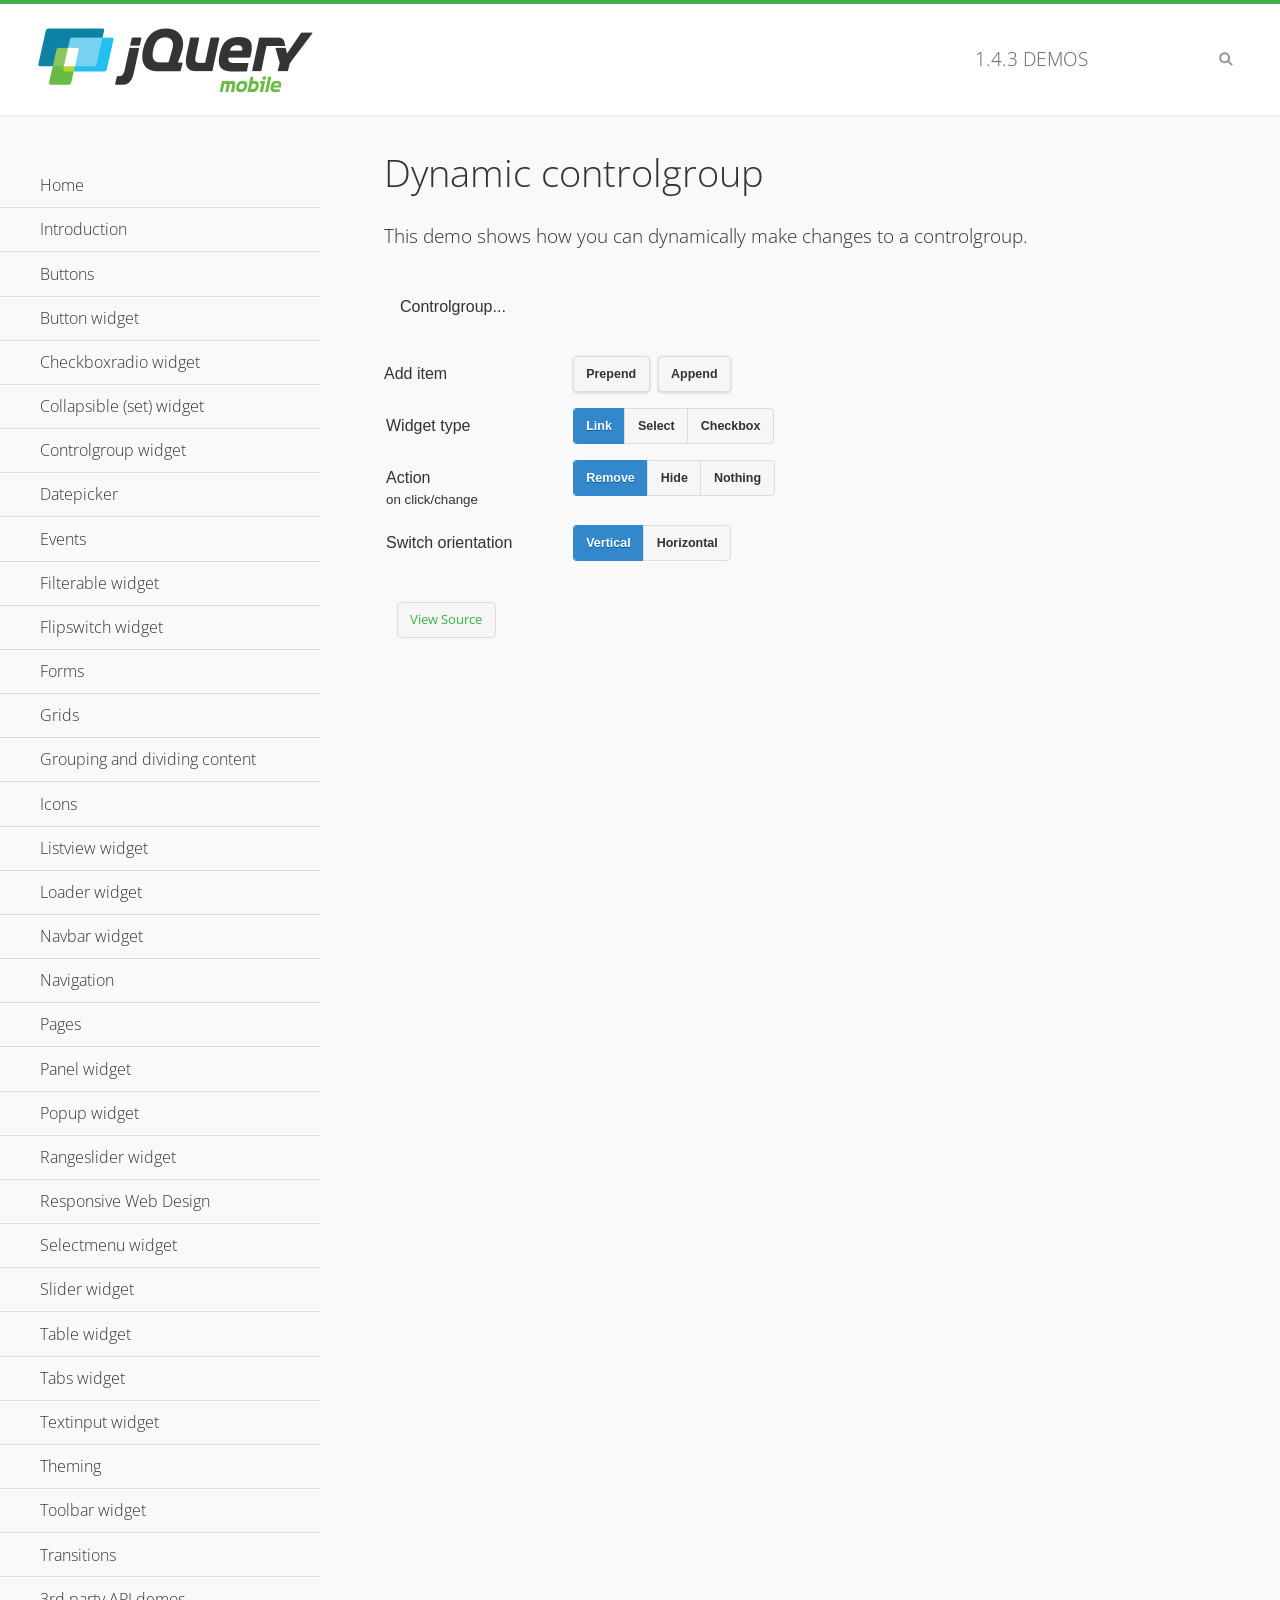
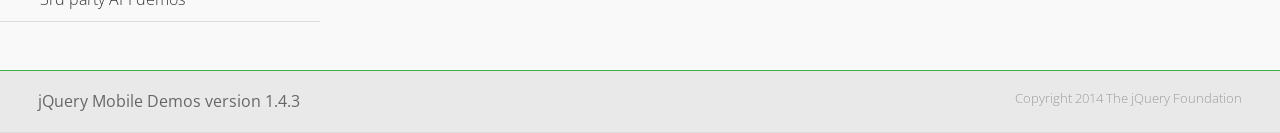
<file: lib/jquery.mobile-1.4.3/demos/controlgroup-dynamic/index.html>
<!DOCTYPE html>
<html>
<head>
	<meta charset="utf-8">
	<meta name="viewport" content="width=device-width, initial-scale=1">
	<title>Dynamic controlgroup - jQuery Mobile Demos</title>
	<link rel="shortcut icon" href="../favicon.ico">
    <link rel="stylesheet" href="http://fonts.googleapis.com/css?family=Open+Sans:300,400,700">
	<link rel="stylesheet" href="../css/themes/default/jquery.mobile-1.4.3.min.css">
	<link rel="stylesheet" href="../_assets/css/jqm-demos.css">
	<script src="../js/jquery.js"></script>
	<script src="../_assets/js/index.js"></script>
	<script src="../js/jquery.mobile-1.4.3.min.js"></script>
	<script>
		( function( $, undefined ) {
			var counter = 0;
			$( document ).bind( "pagecreate", function( e ) {
				$( "#prepend, #append", e.target ).on( "click", function( e ) {
					counter++;

					var widgetType = $( "[name='radio-widget']:checked" ).attr( "id" ),
						group = $( "#my-controlgroup" ),
						$el,
						action = function() {
							var action = $( "[name='radio-action']:checked" ).attr( "id" );
							if ( $( $el[1] ).is( "select" ) && action === "hide" ) {
								$el = $( $el[1] ).parents( ".ui-select" );
							}
							$el[ action ]();
							group.controlgroup( "refresh" );
						};

					if ( widgetType === "link" ) {

						$el = $( "<a href='#'>Link " + counter + "</a>" ).bind( "click", action );
						$( "#my-controlgroup" ).controlgroup( "container" )[ $( this ).attr( "id" ) ]( $el );
						$el.buttonMarkup();

					} else if ( widgetType === "select" ) {

						$el = $( "<label for='widget" + counter + "'>Select " + counter + "</label><select id='widget" + counter + "'><option value='option1'>Select " + counter + "</option><option value='option2'>Select option</option></select>" );
						$( $el[ 1 ] ).bind( "change", action);
						$( "#my-controlgroup" ).controlgroup( "container" )[ $( this ).attr( "id" ) ]( $el );
						$( $el[ 1 ] ).selectmenu();

					} else {

						$el = $( "<label for='widget" + counter + "'>Checkbox " + counter + "</label><input type='checkbox' id='widget" + counter + "'></input>" );
						$( $el[ 1 ] ).bind( "change", action );
						$( "#my-controlgroup" ).controlgroup( "container" )[ $( this ).attr( "id" ) ]( $el );
						$( $el[ 1 ] ).checkboxradio();

					}

					group.controlgroup( "refresh" );
				});

				$( "[name='radio-orientation']" ).bind( "change", function( e ) {
					$( "#my-controlgroup" ).controlgroup( "option", "type", ( $( "#isHorizontal" ).is( ":checked" ) ? "horizontal" : "vertical" ) );
				});
			});
		})( jQuery );
	</script>
</head>
<body>
<div data-role="page" class="jqm-demos">

	<div data-role="header" class="jqm-header">
		<h2><a href="../" title="jQuery Mobile Demos home"><img src="../_assets/img/jquery-logo.png" alt="jQuery Mobile"></a></h2>
		<p><span class="jqm-version"></span> Demos</p>
		<a href="#" class="jqm-navmenu-link ui-btn ui-btn-icon-notext ui-corner-all ui-icon-bars ui-nodisc-icon ui-alt-icon ui-btn-left">Menu</a>
		<a href="#" class="jqm-search-link ui-btn ui-btn-icon-notext ui-corner-all ui-icon-search ui-nodisc-icon ui-alt-icon ui-btn-right">Search</a>
	</div><!-- /header -->

	<div role="main" class="ui-content jqm-content">

        <h1>Dynamic controlgroup</h1>

        <p>This demo shows how you can dynamically make changes to a controlgroup.</p>

        <div data-demo-html="true" data-demo-js="true">

            <form>
            	<div class="ui-body ui-body-d ui-corner-all">
                	<p>Controlgroup...</p>
                	<div data-role="controlgroup" id="my-controlgroup"><!-- items will be injected here --></div>
                </div>
            </form>

            <div class="ui-field-contain">
                <label for="prepend">Add item</label>
                <button id="prepend" data-mini="true" data-inline="true">Prepend</button>
                <label for="append" class="ui-hidden-accessible">Action</label>
                <button id="append" data-mini="true" data-inline="true">Append</button>
            </div>

            <form action="#" method="get">
            	<div class="ui-field-contain">
                    <fieldset data-role="controlgroup" data-type="horizontal" data-mini="true">
                        <legend>Widget type</legend>

                        <input type="radio" name="radio-widget" id="link" value="link" checked="checked">
                        <label for="link">Link</label>

                        <input type="radio" name="radio-widget" id="select" value="select">
                        <label for="select">Select</label>

                        <input type="radio" name="radio-widget" id="checkbox" value="checkbox">
                        <label for="checkbox">Checkbox</label>
                    </fieldset>
            	</div>

            	<div class="ui-field-contain">
                    <fieldset data-role="controlgroup" data-type="horizontal" data-mini="true">
                        <legend>Action<br><small>on click/change</small></legend>

                        <input type="radio" name="radio-action" id="remove" value="remove" checked="checked">
                        <label for="remove">Remove</label>

                        <input type="radio" name="radio-action" id="hide" value="hide">
                        <label for="hide">Hide</label>

                        <input type="radio" name="radio-action" id="width" value="width">
                        <label for="width">Nothing</label>
                    </fieldset>
            	</div>

            	<div class="ui-field-contain">
                    <fieldset data-role="controlgroup" data-type="horizontal" data-mini="true">
                        <legend>Switch orientation</legend>

                        <input type="radio" name="radio-orientation" id="isVertical" value="isVertical" checked="checked">
                        <label for="isVertical">Vertical</label>

                        <input type="radio" name="radio-orientation" id="isHorizontal" value="isHorizontal">
                        <label for="isHorizontal">Horizontal</label>
                    </fieldset>
            	</div>

            </form>

        </div><!--/demo-html -->

	</div><!-- /content -->
	    <div data-role="panel" class="jqm-navmenu-panel" data-position="left" data-display="overlay" data-theme="a">
	    	<ul class="jqm-list ui-alt-icon ui-nodisc-icon">
<li data-filtertext="demos homepage" data-icon="home"><a href="../">Home</a></li>
<li data-filtertext="introduction overview getting started"><a href="../intro" data-ajax="false">Introduction</a></li>
<li data-filtertext="buttons button markup buttonmarkup method anchor link button element"><a href="../button-markup" data-ajax="false">Buttons</a></li>
<li data-filtertext="form button widget input button submit reset"><a href="../button" data-ajax="false">Button widget</a></li>
<li data-role="collapsible" data-enhanced="true" data-collapsed-icon="carat-d" data-expanded-icon="carat-u" data-iconpos="right" data-inset="false" class="ui-collapsible ui-collapsible-themed-content ui-collapsible-collapsed">
	<h3 class="ui-collapsible-heading ui-collapsible-heading-collapsed">
		<a href="#" class="ui-collapsible-heading-toggle ui-btn ui-btn-icon-right ui-btn-inherit ui-icon-carat-d">
		    Checkboxradio widget<span class="ui-collapsible-heading-status"> click to expand contents</span>
		</a>
	</h3>
	<div class="ui-collapsible-content ui-body-inherit ui-collapsible-content-collapsed" aria-hidden="true">
		<ul>
			<li data-filtertext="form checkboxradio widget checkbox input checkboxes controlgroups"><a href="../checkboxradio-checkbox" data-ajax="false">Checkboxes</a></li>
			<li data-filtertext="form checkboxradio widget radio input radio buttons controlgroups"><a href="../checkboxradio-radio" data-ajax="false">Radio buttons</a></li>
		</ul>
	</div>
</li>
<li data-role="collapsible" data-enhanced="true" data-collapsed-icon="carat-d" data-expanded-icon="carat-u" data-iconpos="right" data-inset="false" class="ui-collapsible ui-collapsible-themed-content ui-collapsible-collapsed">
	<h3 class="ui-collapsible-heading ui-collapsible-heading-collapsed">
		<a href="#" class="ui-collapsible-heading-toggle ui-btn ui-btn-icon-right ui-btn-inherit ui-icon-carat-d">
			Collapsible (set) widget<span class="ui-collapsible-heading-status"> click to expand contents</span>
		</a>
	</h3>
	<div class="ui-collapsible-content ui-body-inherit ui-collapsible-content-collapsed" aria-hidden="true">
		<ul>
			<li data-filtertext="collapsibles content formatting"><a href="../collapsible" data-ajax="false">Collapsible</a></li>
			<li data-filtertext="dynamic collapsible set accordion append expand"><a href="../collapsible-dynamic" data-ajax="false">Dynamic collapsibles</a></li>
			<li data-filtertext="accordions collapsible set widget content formatting grouped collapsibles"><a href="../collapsibleset" data-ajax="false">Collapsible set</a></li>
		</ul>
	</div>
</li>
<li data-role="collapsible" data-enhanced="true" data-collapsed-icon="carat-d" data-expanded-icon="carat-u" data-iconpos="right" data-inset="false" class="ui-collapsible ui-collapsible-themed-content ui-collapsible-collapsed">
	<h3 class="ui-collapsible-heading ui-collapsible-heading-collapsed">
		<a href="#" class="ui-collapsible-heading-toggle ui-btn ui-btn-icon-right ui-btn-inherit ui-icon-carat-d">
			Controlgroup widget<span class="ui-collapsible-heading-status"> click to expand contents</span>
		</a>
	</h3>
	<div class="ui-collapsible-content ui-body-inherit ui-collapsible-content-collapsed" aria-hidden="true">
		<ul>
			<li data-filtertext="controlgroups selectmenu checkboxradio input grouped buttons horizontal vertical"><a href="../controlgroup" data-ajax="false">Controlgroup</a></li>
			<li data-filtertext="dynamic controlgroup dynamically add buttons"><a href="" data-ajax="false">Dynamic controlgroups</a></li>
		</ul>
	</div>
</li>
<li data-filtertext="form datepicker widget date input"><a href="../datepicker" data-ajax="false">Datepicker</a></li>
<li data-role="collapsible" data-enhanced="true" data-collapsed-icon="carat-d" data-expanded-icon="carat-u" data-iconpos="right" data-inset="false" class="ui-collapsible ui-collapsible-themed-content ui-collapsible-collapsed">
	<h3 class="ui-collapsible-heading ui-collapsible-heading-collapsed">
		<a href="#" class="ui-collapsible-heading-toggle ui-btn ui-btn-icon-right ui-btn-inherit ui-icon-carat-d">
			Events<span class="ui-collapsible-heading-status"> click to expand contents</span>
		</a>
	</h3>
	<div class="ui-collapsible-content ui-body-inherit ui-collapsible-content-collapsed" aria-hidden="true">
		<ul>
			<li data-filtertext="swipe to delete list items listviews swipe events"><a href="../swipe-list" data-ajax="false">Swipe list items</a></li>
			<li data-filtertext="swipe to navigate swipe page navigation swipe events"><a href="../swipe-page" data-ajax="false">Swipe page navigation</a></li>
		</ul>
	</div>
</li>
<li data-filtertext="filterable filter elements sorting searching listview table"><a href="../filterable" data-ajax="false">Filterable widget</a></li>
<li data-filtertext="form flipswitch widget flip toggle switch binary select checkbox input"><a href="../flipswitch" data-ajax="false">Flipswitch widget</a></li>
<li data-role="collapsible" data-enhanced="true" data-collapsed-icon="carat-d" data-expanded-icon="carat-u" data-iconpos="right" data-inset="false" class="ui-collapsible ui-collapsible-themed-content ui-collapsible-collapsed">
	<h3 class="ui-collapsible-heading ui-collapsible-heading-collapsed">
		<a href="#" class="ui-collapsible-heading-toggle ui-btn ui-btn-icon-right ui-btn-inherit ui-icon-carat-d">
			Forms<span class="ui-collapsible-heading-status"> click to expand contents</span>
		</a>
	</h3>
	<div class="ui-collapsible-content ui-body-inherit ui-collapsible-content-collapsed" aria-hidden="true">
		<ul>
			<li data-filtertext="forms text checkbox radio range button submit reset inputs selects textarea slider flipswitch label form elements"><a href="../forms" data-ajax="false">Forms</a></li>
			<li data-filtertext="form hide labels hidden accessible ui-hidden-accessible forms"><a href="../forms-label-hidden-accessible" data-ajax="false">Hide labels</a></li>
			<li data-filtertext="form field containers fieldcontain ui-field-contain forms"><a href="../forms-field-contain" data-ajax="false">Field containers</a></li>
			<li data-filtertext="forms disabled form elements"><a href="../forms-disabled" data-ajax="false">Forms disabled</a></li>
			<li data-filtertext="forms gallery examples overview forms text checkbox radio range button submit reset inputs selects textarea slider flipswitch label form elements"><a href="../forms-gallery" data-ajax="false">Forms gallery</a></li>
		</ul>
	</div>
</li>
<li data-role="collapsible" data-enhanced="true" data-collapsed-icon="carat-d" data-expanded-icon="carat-u" data-iconpos="right" data-inset="false" class="ui-collapsible ui-collapsible-themed-content ui-collapsible-collapsed">
	<h3 class="ui-collapsible-heading ui-collapsible-heading-collapsed">
		<a href="#" class="ui-collapsible-heading-toggle ui-btn ui-btn-icon-right ui-btn-inherit ui-icon-carat-d">
			Grids<span class="ui-collapsible-heading-status"> click to expand contents</span>
		</a>
	</h3>
	<div class="ui-collapsible-content ui-body-inherit ui-collapsible-content-collapsed" aria-hidden="true">
		<ul>
			<li data-filtertext="grids columns blocks content formatting rwd responsive css framework"><a href="../grids" data-ajax="false">Grids</a></li>
			<li data-filtertext="buttons in grids css framework"><a href="../grids-buttons" data-ajax="false">Buttons in grids</a></li>
			<li data-filtertext="custom responsive grids rwd css framework"><a href="../grids-custom-responsive" data-ajax="false">Custom responsive grids</a></li>
		</ul>
	</div>
</li>
<li data-filtertext="blocks content formatting sections heading"><a href="../body-bar-classes" data-ajax="false">Grouping and dividing content</a></li>
<li data-role="collapsible" data-enhanced="true" data-collapsed-icon="carat-d" data-expanded-icon="carat-u" data-iconpos="right" data-inset="false" class="ui-collapsible ui-collapsible-themed-content ui-collapsible-collapsed">
	<h3 class="ui-collapsible-heading ui-collapsible-heading-collapsed">
		<a href="#" class="ui-collapsible-heading-toggle ui-btn ui-btn-icon-right ui-btn-inherit ui-icon-carat-d">
			Icons<span class="ui-collapsible-heading-status"> click to expand contents</span>
		</a>
	</h3>
	<div class="ui-collapsible-content ui-body-inherit ui-collapsible-content-collapsed" aria-hidden="true">
		<ul>
			<li data-filtertext="button icons svg disc alt custom icon position"><a href="../icons" data-ajax="false">Icons</a></li>
			<li data-filtertext=""><a href="../icons-grunticon" data-ajax="false">Grunticon loader</a></li>
		</ul>
	</div>
</li>
<li data-role="collapsible" data-enhanced="true" data-collapsed-icon="carat-d" data-expanded-icon="carat-u" data-iconpos="right" data-inset="false" class="ui-collapsible ui-collapsible-themed-content ui-collapsible-collapsed">
	<h3 class="ui-collapsible-heading ui-collapsible-heading-collapsed">
		<a href="#" class="ui-collapsible-heading-toggle ui-btn ui-btn-icon-right ui-btn-inherit ui-icon-carat-d">
			Listview widget<span class="ui-collapsible-heading-status"> click to expand contents</span>
		</a>
	</h3>
	<div class="ui-collapsible-content ui-body-inherit ui-collapsible-content-collapsed" aria-hidden="true">
		<ul>
			<li data-filtertext="listview widget thumbnails icons nested split button collapsible ul ol"><a href="../listview" data-ajax="false">Listview</a></li>
			<li data-filtertext="autocomplete filterable reveal listview filtertextbeforefilter placeholder"><a href="../listview-autocomplete" data-ajax="false">Listview autocomplete</a></li>
			<li data-filtertext="autocomplete filterable reveal listview remote data filtertextbeforefilter placeholder"><a href="../listview-autocomplete-remote" data-ajax="false">Listview autocomplete remote data</a></li>
			<li data-filtertext="autodividers anchor jump scroll linkbars listview lists ul ol"><a href="../listview-autodividers-linkbar" data-ajax="false">Listview autodividers linkbar</a></li>
			<li data-filtertext="listview autodividers selector autodividersselector lists ul ol"><a href="../listview-autodividers-selector" data-ajax="false">Listview autodividers selector</a></li>
			<li data-filtertext="listview nested list items"><a href="../listview-nested-lists" data-ajax="false">Nested Listviews</a></li>
			<li data-filtertext="listview collapsible list items flat"><a href="../listview-collapsible-item-flat" data-ajax="false">Listview collapsible list items (flat)</a></li>
			<li data-filtertext="listview collapsible list indented"><a href="../listview-collapsible-item-indented" data-ajax="false">Listview collapsible list items (indented)</a></li>
			<li data-filtertext="grid listview responsive grids responsive listviews lists ul"><a href="../listview-grid" data-ajax="false">Listview responsive grid</a></li>
		</ul>
	</div>
</li>
<li data-filtertext="loader widget page loading navigation overlay spinner"><a href="../loader" data-ajax="false">Loader widget</a></li>
<li data-filtertext="navbar widget navmenu toolbars header footer"><a href="../navbar" data-ajax="false">Navbar widget</a></li>
<li data-role="collapsible" data-enhanced="true" data-collapsed-icon="carat-d" data-expanded-icon="carat-u" data-iconpos="right" data-inset="false" class="ui-collapsible ui-collapsible-themed-content ui-collapsible-collapsed">
	<h3 class="ui-collapsible-heading ui-collapsible-heading-collapsed">
		<a href="#" class="ui-collapsible-heading-toggle ui-btn ui-btn-icon-right ui-btn-inherit ui-icon-carat-d">
			Navigation<span class="ui-collapsible-heading-status"> click to expand contents</span>
		</a>
	</h3>
	<div class="ui-collapsible-content ui-body-inherit ui-collapsible-content-collapsed" aria-hidden="true">
		<ul>
			<li data-filtertext="ajax navigation navigate widget history event method"><a href="../navigation" data-ajax="false">Navigation</a></li>
			<li data-filtertext="linking pages page links navigation ajax prefetch cache"><a href="../navigation-linking-pages" data-ajax="false">Linking pages</a></li>
			<!-- <li data-filtertext="php redirect server redirection server-side navigation"><a href="../navigation-php-redirect/" data-ajax="false">PHP redirect demo</a></li>-->
			<li data-filtertext="navigation redirection hash query"><a href="../navigation-hash-processing" data-ajax="false">Hash processing demo</a></li>
			<li data-filtertext="navigation redirection hash query"><a href="../page-events" data-ajax="false">Page Navigation Events</a></li>
		</ul>
	</div>
</li>
<li data-role="collapsible" data-enhanced="true" data-collapsed-icon="carat-d" data-expanded-icon="carat-u" data-iconpos="right" data-inset="false" class="ui-collapsible ui-collapsible-themed-content ui-collapsible-collapsed">
	<h3 class="ui-collapsible-heading ui-collapsible-heading-collapsed">
		<a href="#" class="ui-collapsible-heading-toggle ui-btn ui-btn-icon-right ui-btn-inherit ui-icon-carat-d">
			Pages<span class="ui-collapsible-heading-status"> click to expand contents</span>
		</a>
	</h3>
	<div class="ui-collapsible-content ui-body-inherit ui-collapsible-content-collapsed" aria-hidden="true">
		<ul>
			<li data-filtertext="pages page widget ajax navigation"><a href="../pages" data-ajax="false">Pages</a></li>
			<li data-filtertext="single page"><a href="../pages-single-page" data-ajax="false">Single page</a></li>
			<li data-filtertext="multipage multi-page page"><a href="../pages-multi-page" data-ajax="false">Multi-page template</a></li>
			<li data-filtertext="dialog page widget modal popup"><a href="../pages-dialog" data-ajax="false">Dialog page</a></li>
		</ul>
	</div>
</li>
<li data-role="collapsible" data-enhanced="true" data-collapsed-icon="carat-d" data-expanded-icon="carat-u" data-iconpos="right" data-inset="false" class="ui-collapsible ui-collapsible-themed-content ui-collapsible-collapsed">
	<h3 class="ui-collapsible-heading ui-collapsible-heading-collapsed">
		<a href="#" class="ui-collapsible-heading-toggle ui-btn ui-btn-icon-right ui-btn-inherit ui-icon-carat-d">
			Panel widget<span class="ui-collapsible-heading-status"> click to expand contents</span>
		</a>
	</h3>
	<div class="ui-collapsible-content ui-body-inherit ui-collapsible-content-collapsed" aria-hidden="true">
		<ul>
			<li data-filtertext="panel widget sliding panels reveal push overlay responsive"><a href="../panel" data-ajax="false">Panel</a></li>
			<li data-filtertext=""><a href="../panel-external" data-ajax="false">External panels</a></li>
			<li data-filtertext="panel "><a href="../panel-fixed" data-ajax="false">Fixed panels</a></li>
			<li data-filtertext="panel slide panels sliding panels shadow rwd responsive breakpoint"><a href="../panel-responsive" data-ajax="false">Panels responsive</a></li>
			<li data-filtertext="panel custom style custom panel width reveal shadow listview panel styling page background wrapper"><a href="../panel-styling" data-ajax="false">Custom panel style</a></li>
			<li data-filtertext="panel open on swipe"><a href="../panel-swipe-open" data-ajax="false">Panel open on swipe</a></li>
			<li data-filtertext="panels outside page internal external toolbars"><a href="../panel-external-internal" data-ajax="false">Panel external and internal</a></li>
		</ul>
	</div>
</li>
<li data-role="collapsible" data-enhanced="true" data-collapsed-icon="carat-d" data-expanded-icon="carat-u" data-iconpos="right" data-inset="false" class="ui-collapsible ui-collapsible-themed-content ui-collapsible-collapsed">
	<h3 class="ui-collapsible-heading ui-collapsible-heading-collapsed">
		<a href="#" class="ui-collapsible-heading-toggle ui-btn ui-btn-icon-right ui-btn-inherit ui-icon-carat-d">
			Popup widget<span class="ui-collapsible-heading-status"> click to expand contents</span>
		</a>
	</h3>
	<div class="ui-collapsible-content ui-body-inherit ui-collapsible-content-collapsed" aria-hidden="true">
		<ul>
			<li data-filtertext="popup widget popups dialog modal transition tooltip lightbox form overlay screen flip pop fade transition"><a href="../popup" data-ajax="false">Popup</a></li>
			<li data-filtertext="popup alignment position"><a href="../popup-alignment" data-ajax="false">Popup alignment</a></li>
			<li data-filtertext="popup arrow size popups popover"><a href="../popup-arrow-size" data-ajax="false">Popup arrow size</a></li>
			<li data-filtertext="dynamic popups popup images lightbox"><a href="../popup-dynamic" data-ajax="false">Dynamic popups</a></li>
			<li data-filtertext="popups with iframes scaling"><a href="../popup-iframe" data-ajax="false">Popups with iframes</a></li>
			<li data-filtertext="popup image scaling"><a href="../popup-image-scaling" data-ajax="false">Popup image scaling</a></li>
			<li data-filtertext="external popup outside multi-page"><a href="../popup-outside-multipage" data-ajax="false">Popup outside multi-page</a></li>
		</ul>
	</div>
</li>
<li data-filtertext="form rangeslider widget dual sliders dual handle sliders range input"><a href="../rangeslider" data-ajax="false">Rangeslider widget</a></li>
<li data-filtertext="responsive web design rwd adaptive progressive enhancement PE accessible mobile breakpoints media query media queries"><a href="../rwd" data-ajax="false">Responsive Web Design</a></li>
<li data-role="collapsible" data-enhanced="true" data-collapsed-icon="carat-d" data-expanded-icon="carat-u" data-iconpos="right" data-inset="false" class="ui-collapsible ui-collapsible-themed-content ui-collapsible-collapsed">
	<h3 class="ui-collapsible-heading ui-collapsible-heading-collapsed">
		<a href="#" class="ui-collapsible-heading-toggle ui-btn ui-btn-icon-right ui-btn-inherit ui-icon-carat-d">
			Selectmenu widget<span class="ui-collapsible-heading-status"> click to expand contents</span>
		</a>
	</h3>
	<div class="ui-collapsible-content ui-body-inherit ui-collapsible-content-collapsed" aria-hidden="true">
		<ul>
			<li data-filtertext="form selectmenu widget select input custom select menu selects"><a href="../selectmenu" data-ajax="false">Selectmenu</a></li>
			<li data-filtertext="form custom select menu selectmenu widget custom menu option optgroup multiple selects"><a href="../selectmenu-custom" data-ajax="false">Custom select menu</a></li>
			<li data-filtertext="filterable select filter popup dialog"><a href="../selectmenu-custom-filter" data-ajax="false">Custom select menu with filter</a></li>
		</ul>
	</div>
</li>
<li data-role="collapsible" data-enhanced="true" data-collapsed-icon="carat-d" data-expanded-icon="carat-u" data-iconpos="right" data-inset="false" class="ui-collapsible ui-collapsible-themed-content ui-collapsible-collapsed">
	<h3 class="ui-collapsible-heading ui-collapsible-heading-collapsed">
		<a href="#" class="ui-collapsible-heading-toggle ui-btn ui-btn-icon-right ui-btn-inherit ui-icon-carat-d">
			Slider widget<span class="ui-collapsible-heading-status"> click to expand contents</span>
		</a>
	</h3>
	<div class="ui-collapsible-content ui-body-inherit ui-collapsible-content-collapsed" aria-hidden="true">
		<ul>
			<li data-filtertext="form slider widget range input single sliders"><a href="../slider" data-ajax="false">Slider</a></li>
			<li data-filtertext="form slider widget flipswitch slider binary select flip toggle switch"><a href="../slider-flipswitch" data-ajax="false">Slider flip toggle switch</a></li>
			<li data-filtertext="form slider tooltip handle value input range sliders"><a href="../slider-tooltip" data-ajax="false">Slider tooltip</a></li>
		</ul>
	</div>
</li>
<li data-role="collapsible" data-enhanced="true" data-collapsed-icon="carat-d" data-expanded-icon="carat-u" data-iconpos="right" data-inset="false" class="ui-collapsible ui-collapsible-themed-content ui-collapsible-collapsed">
	<h3 class="ui-collapsible-heading ui-collapsible-heading-collapsed">
		<a href="#" class="ui-collapsible-heading-toggle ui-btn ui-btn-icon-right ui-btn-inherit ui-icon-carat-d">
			Table widget<span class="ui-collapsible-heading-status"> click to expand contents</span>
		</a>
	</h3>
	<div class="ui-collapsible-content ui-body-inherit ui-collapsible-content-collapsed" aria-hidden="true">
		<ul>
			<li data-filtertext="table widget reflow column toggle th td responsive tables rwd hide show tabular"><a href="../table-column-toggle" data-ajax="false">Table Column Toggle</a></li>
			<li data-filtertext="table column toggle phone comparison demo"><a href="../table-column-toggle-example" data-ajax="false">Table Column Toggle demo</a></li>
			<li data-filtertext="responsive tables table column toggle heading groups rwd breakpoint"><a href="../table-column-toggle-heading-groups" data-ajax="false">Table Column Toggle heading groups</a></li>
			<li data-filtertext="responsive tables table column toggle hide rwd breakpoint customization options"><a href="../table-column-toggle-options" data-ajax="false">Table Column Toggle options</a></li>
			<li data-filtertext="table reflow th td responsive rwd columns tabular"><a href="../table-reflow" data-ajax="false">Table Reflow</a></li>
			<li data-filtertext="responsive tables table reflow heading groups rwd breakpoint"><a href="../table-reflow-heading-groups" data-ajax="false">Table Reflow heading groups</a></li>
			<li data-filtertext="responsive tables table reflow stripes strokes table style"><a href="../table-reflow-stripes-strokes" data-ajax="false">Table Reflow stripes and strokes</a></li>
			<li data-filtertext="responsive tables table reflow stack custom styles"><a href="../table-reflow-styling" data-ajax="false">Table Reflow custom styles</a></li>
		</ul>
	</div>
</li>
<li data-filtertext="ui tabs widget"><a href="../tabs" data-ajax="false">Tabs widget</a></li>
<li data-filtertext="form textinput widget text input textarea number date time tel email file color password"><a href="../textinput" data-ajax="false">Textinput widget</a></li>
<li data-role="collapsible" data-enhanced="true" data-collapsed-icon="carat-d" data-expanded-icon="carat-u" data-iconpos="right" data-inset="false" class="ui-collapsible ui-collapsible-themed-content ui-collapsible-collapsed">
	<h3 class="ui-collapsible-heading ui-collapsible-heading-collapsed">
		<a href="#" class="ui-collapsible-heading-toggle ui-btn ui-btn-icon-right ui-btn-inherit ui-icon-carat-d">
			Theming<span class="ui-collapsible-heading-status"> click to expand contents</span>
		</a>
	</h3>
	<div class="ui-collapsible-content ui-body-inherit ui-collapsible-content-collapsed" aria-hidden="true">
		<ul>
			<li data-filtertext="default theme swatches theming style css"><a href="../theme-default" data-ajax="false">Default theme</a></li>
			<li data-filtertext="classic theme old theme swatches theming style css"><a href="../theme-classic" data-ajax="false">Classic theme</a></li>
		</ul>
	</div>
</li>
<li data-role="collapsible" data-enhanced="true" data-collapsed-icon="carat-d" data-expanded-icon="carat-u" data-iconpos="right" data-inset="false" class="ui-collapsible ui-collapsible-themed-content ui-collapsible-collapsed">
	<h3 class="ui-collapsible-heading ui-collapsible-heading-collapsed">
		<a href="#" class="ui-collapsible-heading-toggle ui-btn ui-btn-icon-right ui-btn-inherit ui-icon-carat-d">
			Toolbar widget<span class="ui-collapsible-heading-status"> click to expand contents</span>
		</a>
	</h3>
	<div class="ui-collapsible-content ui-body-inherit ui-collapsible-content-collapsed" aria-hidden="true">
		<ul>
			<li data-filtertext="toolbar widget header footer toolbars fixed fullscreen external sections"><a href="../toolbar" data-ajax="false">Toolbar</a></li>
			<li data-filtertext="dynamic toolbars dynamically add toolbar header footer"><a href="../toolbar-dynamic" data-ajax="false">Dynamic toolbars</a></li>
			<li data-filtertext="external toolbars header footer"><a href="../toolbar-external" data-ajax="false">External toolbars</a></li>
			<li data-filtertext="fixed toolbars header footer"><a href="../toolbar-fixed" data-ajax="false">Fixed toolbars</a></li>
			<li data-filtertext="fixed fullscreen toolbars header footer"><a href="../toolbar-fixed-fullscreen" data-ajax="false">Fullscreen toolbars</a></li>
			<li data-filtertext="external fixed toolbars header footer"><a href="../toolbar-fixed-external" data-ajax="false">Fixed external toolbars</a></li>
			<li data-filtertext="external persistent toolbars header footer navbar navmenu"><a href="../toolbar-fixed-persistent" data-ajax="false">Persistent toolbars</a></li>
			<li data-filtertext="external ajax optimized toolbars persistent toolbars header footer navbar"><a href="../toolbar-fixed-persistent-optimized" data-ajax="false">Ajax optimized toolbars</a></li>
			<li data-filtertext="form in toolbars header footer"><a href="../toolbar-fixed-forms" data-ajax="false">Form in toolbar</a></li>
		</ul>
	</div>
</li>
<li data-filtertext="page transitions animated pages popup navigation flip slide fade pop"><a href="../transitions" data-ajax="false">Transitions</a></li>
<li data-role="collapsible" data-enhanced="true" data-collapsed-icon="carat-d" data-expanded-icon="carat-u" data-iconpos="right" data-inset="false" class="ui-collapsible ui-collapsible-themed-content ui-collapsible-collapsed">
	<h3 class="ui-collapsible-heading ui-collapsible-heading-collapsed">
		<a href="#" class="ui-collapsible-heading-toggle ui-btn ui-btn-icon-right ui-btn-inherit ui-icon-carat-d">
			3rd party API demos<span class="ui-collapsible-heading-status"> click to expand contents</span>
		</a>
	</h3>
	<div class="ui-collapsible-content ui-body-inherit ui-collapsible-content-collapsed" aria-hidden="true">
		<ul>
			<li data-filtertext="backbone requirejs navigation router"><a href="../backbone-requirejs" data-ajax="false">Backbone RequireJS</a></li>
			<li data-filtertext="google maps geolocation demo"><a href="../map-geolocation" data-ajax="false">Google Maps geolocation</a></li>
			<li data-filtertext="google maps hybrid"><a href="../map-list-toggle" data-ajax="false">Google Maps list toggle</a></li>
		</ul>
	</div>
</li>



		     </ul>
		</div><!-- /panel -->


	<div data-role="footer" data-position="fixed" data-tap-toggle="false" class="jqm-footer">
		<p>jQuery Mobile Demos version <span class="jqm-version"></span></p>
		<p>Copyright 2014 The jQuery Foundation</p>
	</div><!-- /footer -->
	<!-- TODO: This should become an external panel so we can add input to markup (unique ID) -->
    <div data-role="panel" class="jqm-search-panel" data-position="right" data-display="overlay" data-theme="a">
		<div class="jqm-search">
			<ul class="jqm-list" data-filter-placeholder="Search demos..." data-filter-reveal="true">
<li data-filtertext="demos homepage" data-icon="home"><a href="../">Home</a></li>
<li data-filtertext="introduction overview getting started"><a href="../intro" data-ajax="false">Introduction</a></li>
<li data-filtertext="buttons button markup buttonmarkup method anchor link button element"><a href="../button-markup" data-ajax="false">Buttons</a></li>
<li data-filtertext="form button widget input button submit reset"><a href="../button" data-ajax="false">Button widget</a></li>
<li data-role="collapsible" data-enhanced="true" data-collapsed-icon="carat-d" data-expanded-icon="carat-u" data-iconpos="right" data-inset="false" class="ui-collapsible ui-collapsible-themed-content ui-collapsible-collapsed">
	<h3 class="ui-collapsible-heading ui-collapsible-heading-collapsed">
		<a href="#" class="ui-collapsible-heading-toggle ui-btn ui-btn-icon-right ui-btn-inherit ui-icon-carat-d">
		    Checkboxradio widget<span class="ui-collapsible-heading-status"> click to expand contents</span>
		</a>
	</h3>
	<div class="ui-collapsible-content ui-body-inherit ui-collapsible-content-collapsed" aria-hidden="true">
		<ul>
			<li data-filtertext="form checkboxradio widget checkbox input checkboxes controlgroups"><a href="../checkboxradio-checkbox" data-ajax="false">Checkboxes</a></li>
			<li data-filtertext="form checkboxradio widget radio input radio buttons controlgroups"><a href="../checkboxradio-radio" data-ajax="false">Radio buttons</a></li>
		</ul>
	</div>
</li>
<li data-role="collapsible" data-enhanced="true" data-collapsed-icon="carat-d" data-expanded-icon="carat-u" data-iconpos="right" data-inset="false" class="ui-collapsible ui-collapsible-themed-content ui-collapsible-collapsed">
	<h3 class="ui-collapsible-heading ui-collapsible-heading-collapsed">
		<a href="#" class="ui-collapsible-heading-toggle ui-btn ui-btn-icon-right ui-btn-inherit ui-icon-carat-d">
			Collapsible (set) widget<span class="ui-collapsible-heading-status"> click to expand contents</span>
		</a>
	</h3>
	<div class="ui-collapsible-content ui-body-inherit ui-collapsible-content-collapsed" aria-hidden="true">
		<ul>
			<li data-filtertext="collapsibles content formatting"><a href="../collapsible" data-ajax="false">Collapsible</a></li>
			<li data-filtertext="dynamic collapsible set accordion append expand"><a href="../collapsible-dynamic" data-ajax="false">Dynamic collapsibles</a></li>
			<li data-filtertext="accordions collapsible set widget content formatting grouped collapsibles"><a href="../collapsibleset" data-ajax="false">Collapsible set</a></li>
		</ul>
	</div>
</li>
<li data-role="collapsible" data-enhanced="true" data-collapsed-icon="carat-d" data-expanded-icon="carat-u" data-iconpos="right" data-inset="false" class="ui-collapsible ui-collapsible-themed-content ui-collapsible-collapsed">
	<h3 class="ui-collapsible-heading ui-collapsible-heading-collapsed">
		<a href="#" class="ui-collapsible-heading-toggle ui-btn ui-btn-icon-right ui-btn-inherit ui-icon-carat-d">
			Controlgroup widget<span class="ui-collapsible-heading-status"> click to expand contents</span>
		</a>
	</h3>
	<div class="ui-collapsible-content ui-body-inherit ui-collapsible-content-collapsed" aria-hidden="true">
		<ul>
			<li data-filtertext="controlgroups selectmenu checkboxradio input grouped buttons horizontal vertical"><a href="../controlgroup" data-ajax="false">Controlgroup</a></li>
			<li data-filtertext="dynamic controlgroup dynamically add buttons"><a href="" data-ajax="false">Dynamic controlgroups</a></li>
		</ul>
	</div>
</li>
<li data-filtertext="form datepicker widget date input"><a href="../datepicker" data-ajax="false">Datepicker</a></li>
<li data-role="collapsible" data-enhanced="true" data-collapsed-icon="carat-d" data-expanded-icon="carat-u" data-iconpos="right" data-inset="false" class="ui-collapsible ui-collapsible-themed-content ui-collapsible-collapsed">
	<h3 class="ui-collapsible-heading ui-collapsible-heading-collapsed">
		<a href="#" class="ui-collapsible-heading-toggle ui-btn ui-btn-icon-right ui-btn-inherit ui-icon-carat-d">
			Events<span class="ui-collapsible-heading-status"> click to expand contents</span>
		</a>
	</h3>
	<div class="ui-collapsible-content ui-body-inherit ui-collapsible-content-collapsed" aria-hidden="true">
		<ul>
			<li data-filtertext="swipe to delete list items listviews swipe events"><a href="../swipe-list" data-ajax="false">Swipe list items</a></li>
			<li data-filtertext="swipe to navigate swipe page navigation swipe events"><a href="../swipe-page" data-ajax="false">Swipe page navigation</a></li>
		</ul>
	</div>
</li>
<li data-filtertext="filterable filter elements sorting searching listview table"><a href="../filterable" data-ajax="false">Filterable widget</a></li>
<li data-filtertext="form flipswitch widget flip toggle switch binary select checkbox input"><a href="../flipswitch" data-ajax="false">Flipswitch widget</a></li>
<li data-role="collapsible" data-enhanced="true" data-collapsed-icon="carat-d" data-expanded-icon="carat-u" data-iconpos="right" data-inset="false" class="ui-collapsible ui-collapsible-themed-content ui-collapsible-collapsed">
	<h3 class="ui-collapsible-heading ui-collapsible-heading-collapsed">
		<a href="#" class="ui-collapsible-heading-toggle ui-btn ui-btn-icon-right ui-btn-inherit ui-icon-carat-d">
			Forms<span class="ui-collapsible-heading-status"> click to expand contents</span>
		</a>
	</h3>
	<div class="ui-collapsible-content ui-body-inherit ui-collapsible-content-collapsed" aria-hidden="true">
		<ul>
			<li data-filtertext="forms text checkbox radio range button submit reset inputs selects textarea slider flipswitch label form elements"><a href="../forms" data-ajax="false">Forms</a></li>
			<li data-filtertext="form hide labels hidden accessible ui-hidden-accessible forms"><a href="../forms-label-hidden-accessible" data-ajax="false">Hide labels</a></li>
			<li data-filtertext="form field containers fieldcontain ui-field-contain forms"><a href="../forms-field-contain" data-ajax="false">Field containers</a></li>
			<li data-filtertext="forms disabled form elements"><a href="../forms-disabled" data-ajax="false">Forms disabled</a></li>
			<li data-filtertext="forms gallery examples overview forms text checkbox radio range button submit reset inputs selects textarea slider flipswitch label form elements"><a href="../forms-gallery" data-ajax="false">Forms gallery</a></li>
		</ul>
	</div>
</li>
<li data-role="collapsible" data-enhanced="true" data-collapsed-icon="carat-d" data-expanded-icon="carat-u" data-iconpos="right" data-inset="false" class="ui-collapsible ui-collapsible-themed-content ui-collapsible-collapsed">
	<h3 class="ui-collapsible-heading ui-collapsible-heading-collapsed">
		<a href="#" class="ui-collapsible-heading-toggle ui-btn ui-btn-icon-right ui-btn-inherit ui-icon-carat-d">
			Grids<span class="ui-collapsible-heading-status"> click to expand contents</span>
		</a>
	</h3>
	<div class="ui-collapsible-content ui-body-inherit ui-collapsible-content-collapsed" aria-hidden="true">
		<ul>
			<li data-filtertext="grids columns blocks content formatting rwd responsive css framework"><a href="../grids" data-ajax="false">Grids</a></li>
			<li data-filtertext="buttons in grids css framework"><a href="../grids-buttons" data-ajax="false">Buttons in grids</a></li>
			<li data-filtertext="custom responsive grids rwd css framework"><a href="../grids-custom-responsive" data-ajax="false">Custom responsive grids</a></li>
		</ul>
	</div>
</li>
<li data-filtertext="blocks content formatting sections heading"><a href="../body-bar-classes" data-ajax="false">Grouping and dividing content</a></li>
<li data-role="collapsible" data-enhanced="true" data-collapsed-icon="carat-d" data-expanded-icon="carat-u" data-iconpos="right" data-inset="false" class="ui-collapsible ui-collapsible-themed-content ui-collapsible-collapsed">
	<h3 class="ui-collapsible-heading ui-collapsible-heading-collapsed">
		<a href="#" class="ui-collapsible-heading-toggle ui-btn ui-btn-icon-right ui-btn-inherit ui-icon-carat-d">
			Icons<span class="ui-collapsible-heading-status"> click to expand contents</span>
		</a>
	</h3>
	<div class="ui-collapsible-content ui-body-inherit ui-collapsible-content-collapsed" aria-hidden="true">
		<ul>
			<li data-filtertext="button icons svg disc alt custom icon position"><a href="../icons" data-ajax="false">Icons</a></li>
			<li data-filtertext=""><a href="../icons-grunticon" data-ajax="false">Grunticon loader</a></li>
		</ul>
	</div>
</li>
<li data-role="collapsible" data-enhanced="true" data-collapsed-icon="carat-d" data-expanded-icon="carat-u" data-iconpos="right" data-inset="false" class="ui-collapsible ui-collapsible-themed-content ui-collapsible-collapsed">
	<h3 class="ui-collapsible-heading ui-collapsible-heading-collapsed">
		<a href="#" class="ui-collapsible-heading-toggle ui-btn ui-btn-icon-right ui-btn-inherit ui-icon-carat-d">
			Listview widget<span class="ui-collapsible-heading-status"> click to expand contents</span>
		</a>
	</h3>
	<div class="ui-collapsible-content ui-body-inherit ui-collapsible-content-collapsed" aria-hidden="true">
		<ul>
			<li data-filtertext="listview widget thumbnails icons nested split button collapsible ul ol"><a href="../listview" data-ajax="false">Listview</a></li>
			<li data-filtertext="autocomplete filterable reveal listview filtertextbeforefilter placeholder"><a href="../listview-autocomplete" data-ajax="false">Listview autocomplete</a></li>
			<li data-filtertext="autocomplete filterable reveal listview remote data filtertextbeforefilter placeholder"><a href="../listview-autocomplete-remote" data-ajax="false">Listview autocomplete remote data</a></li>
			<li data-filtertext="autodividers anchor jump scroll linkbars listview lists ul ol"><a href="../listview-autodividers-linkbar" data-ajax="false">Listview autodividers linkbar</a></li>
			<li data-filtertext="listview autodividers selector autodividersselector lists ul ol"><a href="../listview-autodividers-selector" data-ajax="false">Listview autodividers selector</a></li>
			<li data-filtertext="listview nested list items"><a href="../listview-nested-lists" data-ajax="false">Nested Listviews</a></li>
			<li data-filtertext="listview collapsible list items flat"><a href="../listview-collapsible-item-flat" data-ajax="false">Listview collapsible list items (flat)</a></li>
			<li data-filtertext="listview collapsible list indented"><a href="../listview-collapsible-item-indented" data-ajax="false">Listview collapsible list items (indented)</a></li>
			<li data-filtertext="grid listview responsive grids responsive listviews lists ul"><a href="../listview-grid" data-ajax="false">Listview responsive grid</a></li>
		</ul>
	</div>
</li>
<li data-filtertext="loader widget page loading navigation overlay spinner"><a href="../loader" data-ajax="false">Loader widget</a></li>
<li data-filtertext="navbar widget navmenu toolbars header footer"><a href="../navbar" data-ajax="false">Navbar widget</a></li>
<li data-role="collapsible" data-enhanced="true" data-collapsed-icon="carat-d" data-expanded-icon="carat-u" data-iconpos="right" data-inset="false" class="ui-collapsible ui-collapsible-themed-content ui-collapsible-collapsed">
	<h3 class="ui-collapsible-heading ui-collapsible-heading-collapsed">
		<a href="#" class="ui-collapsible-heading-toggle ui-btn ui-btn-icon-right ui-btn-inherit ui-icon-carat-d">
			Navigation<span class="ui-collapsible-heading-status"> click to expand contents</span>
		</a>
	</h3>
	<div class="ui-collapsible-content ui-body-inherit ui-collapsible-content-collapsed" aria-hidden="true">
		<ul>
			<li data-filtertext="ajax navigation navigate widget history event method"><a href="../navigation" data-ajax="false">Navigation</a></li>
			<li data-filtertext="linking pages page links navigation ajax prefetch cache"><a href="../navigation-linking-pages" data-ajax="false">Linking pages</a></li>
			<!-- <li data-filtertext="php redirect server redirection server-side navigation"><a href="../navigation-php-redirect/" data-ajax="false">PHP redirect demo</a></li>-->
			<li data-filtertext="navigation redirection hash query"><a href="../navigation-hash-processing" data-ajax="false">Hash processing demo</a></li>
			<li data-filtertext="navigation redirection hash query"><a href="../page-events" data-ajax="false">Page Navigation Events</a></li>
		</ul>
	</div>
</li>
<li data-role="collapsible" data-enhanced="true" data-collapsed-icon="carat-d" data-expanded-icon="carat-u" data-iconpos="right" data-inset="false" class="ui-collapsible ui-collapsible-themed-content ui-collapsible-collapsed">
	<h3 class="ui-collapsible-heading ui-collapsible-heading-collapsed">
		<a href="#" class="ui-collapsible-heading-toggle ui-btn ui-btn-icon-right ui-btn-inherit ui-icon-carat-d">
			Pages<span class="ui-collapsible-heading-status"> click to expand contents</span>
		</a>
	</h3>
	<div class="ui-collapsible-content ui-body-inherit ui-collapsible-content-collapsed" aria-hidden="true">
		<ul>
			<li data-filtertext="pages page widget ajax navigation"><a href="../pages" data-ajax="false">Pages</a></li>
			<li data-filtertext="single page"><a href="../pages-single-page" data-ajax="false">Single page</a></li>
			<li data-filtertext="multipage multi-page page"><a href="../pages-multi-page" data-ajax="false">Multi-page template</a></li>
			<li data-filtertext="dialog page widget modal popup"><a href="../pages-dialog" data-ajax="false">Dialog page</a></li>
		</ul>
	</div>
</li>
<li data-role="collapsible" data-enhanced="true" data-collapsed-icon="carat-d" data-expanded-icon="carat-u" data-iconpos="right" data-inset="false" class="ui-collapsible ui-collapsible-themed-content ui-collapsible-collapsed">
	<h3 class="ui-collapsible-heading ui-collapsible-heading-collapsed">
		<a href="#" class="ui-collapsible-heading-toggle ui-btn ui-btn-icon-right ui-btn-inherit ui-icon-carat-d">
			Panel widget<span class="ui-collapsible-heading-status"> click to expand contents</span>
		</a>
	</h3>
	<div class="ui-collapsible-content ui-body-inherit ui-collapsible-content-collapsed" aria-hidden="true">
		<ul>
			<li data-filtertext="panel widget sliding panels reveal push overlay responsive"><a href="../panel" data-ajax="false">Panel</a></li>
			<li data-filtertext=""><a href="../panel-external" data-ajax="false">External panels</a></li>
			<li data-filtertext="panel "><a href="../panel-fixed" data-ajax="false">Fixed panels</a></li>
			<li data-filtertext="panel slide panels sliding panels shadow rwd responsive breakpoint"><a href="../panel-responsive" data-ajax="false">Panels responsive</a></li>
			<li data-filtertext="panel custom style custom panel width reveal shadow listview panel styling page background wrapper"><a href="../panel-styling" data-ajax="false">Custom panel style</a></li>
			<li data-filtertext="panel open on swipe"><a href="../panel-swipe-open" data-ajax="false">Panel open on swipe</a></li>
			<li data-filtertext="panels outside page internal external toolbars"><a href="../panel-external-internal" data-ajax="false">Panel external and internal</a></li>
		</ul>
	</div>
</li>
<li data-role="collapsible" data-enhanced="true" data-collapsed-icon="carat-d" data-expanded-icon="carat-u" data-iconpos="right" data-inset="false" class="ui-collapsible ui-collapsible-themed-content ui-collapsible-collapsed">
	<h3 class="ui-collapsible-heading ui-collapsible-heading-collapsed">
		<a href="#" class="ui-collapsible-heading-toggle ui-btn ui-btn-icon-right ui-btn-inherit ui-icon-carat-d">
			Popup widget<span class="ui-collapsible-heading-status"> click to expand contents</span>
		</a>
	</h3>
	<div class="ui-collapsible-content ui-body-inherit ui-collapsible-content-collapsed" aria-hidden="true">
		<ul>
			<li data-filtertext="popup widget popups dialog modal transition tooltip lightbox form overlay screen flip pop fade transition"><a href="../popup" data-ajax="false">Popup</a></li>
			<li data-filtertext="popup alignment position"><a href="../popup-alignment" data-ajax="false">Popup alignment</a></li>
			<li data-filtertext="popup arrow size popups popover"><a href="../popup-arrow-size" data-ajax="false">Popup arrow size</a></li>
			<li data-filtertext="dynamic popups popup images lightbox"><a href="../popup-dynamic" data-ajax="false">Dynamic popups</a></li>
			<li data-filtertext="popups with iframes scaling"><a href="../popup-iframe" data-ajax="false">Popups with iframes</a></li>
			<li data-filtertext="popup image scaling"><a href="../popup-image-scaling" data-ajax="false">Popup image scaling</a></li>
			<li data-filtertext="external popup outside multi-page"><a href="../popup-outside-multipage" data-ajax="false">Popup outside multi-page</a></li>
		</ul>
	</div>
</li>
<li data-filtertext="form rangeslider widget dual sliders dual handle sliders range input"><a href="../rangeslider" data-ajax="false">Rangeslider widget</a></li>
<li data-filtertext="responsive web design rwd adaptive progressive enhancement PE accessible mobile breakpoints media query media queries"><a href="../rwd" data-ajax="false">Responsive Web Design</a></li>
<li data-role="collapsible" data-enhanced="true" data-collapsed-icon="carat-d" data-expanded-icon="carat-u" data-iconpos="right" data-inset="false" class="ui-collapsible ui-collapsible-themed-content ui-collapsible-collapsed">
	<h3 class="ui-collapsible-heading ui-collapsible-heading-collapsed">
		<a href="#" class="ui-collapsible-heading-toggle ui-btn ui-btn-icon-right ui-btn-inherit ui-icon-carat-d">
			Selectmenu widget<span class="ui-collapsible-heading-status"> click to expand contents</span>
		</a>
	</h3>
	<div class="ui-collapsible-content ui-body-inherit ui-collapsible-content-collapsed" aria-hidden="true">
		<ul>
			<li data-filtertext="form selectmenu widget select input custom select menu selects"><a href="../selectmenu" data-ajax="false">Selectmenu</a></li>
			<li data-filtertext="form custom select menu selectmenu widget custom menu option optgroup multiple selects"><a href="../selectmenu-custom" data-ajax="false">Custom select menu</a></li>
			<li data-filtertext="filterable select filter popup dialog"><a href="../selectmenu-custom-filter" data-ajax="false">Custom select menu with filter</a></li>
		</ul>
	</div>
</li>
<li data-role="collapsible" data-enhanced="true" data-collapsed-icon="carat-d" data-expanded-icon="carat-u" data-iconpos="right" data-inset="false" class="ui-collapsible ui-collapsible-themed-content ui-collapsible-collapsed">
	<h3 class="ui-collapsible-heading ui-collapsible-heading-collapsed">
		<a href="#" class="ui-collapsible-heading-toggle ui-btn ui-btn-icon-right ui-btn-inherit ui-icon-carat-d">
			Slider widget<span class="ui-collapsible-heading-status"> click to expand contents</span>
		</a>
	</h3>
	<div class="ui-collapsible-content ui-body-inherit ui-collapsible-content-collapsed" aria-hidden="true">
		<ul>
			<li data-filtertext="form slider widget range input single sliders"><a href="../slider" data-ajax="false">Slider</a></li>
			<li data-filtertext="form slider widget flipswitch slider binary select flip toggle switch"><a href="../slider-flipswitch" data-ajax="false">Slider flip toggle switch</a></li>
			<li data-filtertext="form slider tooltip handle value input range sliders"><a href="../slider-tooltip" data-ajax="false">Slider tooltip</a></li>
		</ul>
	</div>
</li>
<li data-role="collapsible" data-enhanced="true" data-collapsed-icon="carat-d" data-expanded-icon="carat-u" data-iconpos="right" data-inset="false" class="ui-collapsible ui-collapsible-themed-content ui-collapsible-collapsed">
	<h3 class="ui-collapsible-heading ui-collapsible-heading-collapsed">
		<a href="#" class="ui-collapsible-heading-toggle ui-btn ui-btn-icon-right ui-btn-inherit ui-icon-carat-d">
			Table widget<span class="ui-collapsible-heading-status"> click to expand contents</span>
		</a>
	</h3>
	<div class="ui-collapsible-content ui-body-inherit ui-collapsible-content-collapsed" aria-hidden="true">
		<ul>
			<li data-filtertext="table widget reflow column toggle th td responsive tables rwd hide show tabular"><a href="../table-column-toggle" data-ajax="false">Table Column Toggle</a></li>
			<li data-filtertext="table column toggle phone comparison demo"><a href="../table-column-toggle-example" data-ajax="false">Table Column Toggle demo</a></li>
			<li data-filtertext="responsive tables table column toggle heading groups rwd breakpoint"><a href="../table-column-toggle-heading-groups" data-ajax="false">Table Column Toggle heading groups</a></li>
			<li data-filtertext="responsive tables table column toggle hide rwd breakpoint customization options"><a href="../table-column-toggle-options" data-ajax="false">Table Column Toggle options</a></li>
			<li data-filtertext="table reflow th td responsive rwd columns tabular"><a href="../table-reflow" data-ajax="false">Table Reflow</a></li>
			<li data-filtertext="responsive tables table reflow heading groups rwd breakpoint"><a href="../table-reflow-heading-groups" data-ajax="false">Table Reflow heading groups</a></li>
			<li data-filtertext="responsive tables table reflow stripes strokes table style"><a href="../table-reflow-stripes-strokes" data-ajax="false">Table Reflow stripes and strokes</a></li>
			<li data-filtertext="responsive tables table reflow stack custom styles"><a href="../table-reflow-styling" data-ajax="false">Table Reflow custom styles</a></li>
		</ul>
	</div>
</li>
<li data-filtertext="ui tabs widget"><a href="../tabs" data-ajax="false">Tabs widget</a></li>
<li data-filtertext="form textinput widget text input textarea number date time tel email file color password"><a href="../textinput" data-ajax="false">Textinput widget</a></li>
<li data-role="collapsible" data-enhanced="true" data-collapsed-icon="carat-d" data-expanded-icon="carat-u" data-iconpos="right" data-inset="false" class="ui-collapsible ui-collapsible-themed-content ui-collapsible-collapsed">
	<h3 class="ui-collapsible-heading ui-collapsible-heading-collapsed">
		<a href="#" class="ui-collapsible-heading-toggle ui-btn ui-btn-icon-right ui-btn-inherit ui-icon-carat-d">
			Theming<span class="ui-collapsible-heading-status"> click to expand contents</span>
		</a>
	</h3>
	<div class="ui-collapsible-content ui-body-inherit ui-collapsible-content-collapsed" aria-hidden="true">
		<ul>
			<li data-filtertext="default theme swatches theming style css"><a href="../theme-default" data-ajax="false">Default theme</a></li>
			<li data-filtertext="classic theme old theme swatches theming style css"><a href="../theme-classic" data-ajax="false">Classic theme</a></li>
		</ul>
	</div>
</li>
<li data-role="collapsible" data-enhanced="true" data-collapsed-icon="carat-d" data-expanded-icon="carat-u" data-iconpos="right" data-inset="false" class="ui-collapsible ui-collapsible-themed-content ui-collapsible-collapsed">
	<h3 class="ui-collapsible-heading ui-collapsible-heading-collapsed">
		<a href="#" class="ui-collapsible-heading-toggle ui-btn ui-btn-icon-right ui-btn-inherit ui-icon-carat-d">
			Toolbar widget<span class="ui-collapsible-heading-status"> click to expand contents</span>
		</a>
	</h3>
	<div class="ui-collapsible-content ui-body-inherit ui-collapsible-content-collapsed" aria-hidden="true">
		<ul>
			<li data-filtertext="toolbar widget header footer toolbars fixed fullscreen external sections"><a href="../toolbar" data-ajax="false">Toolbar</a></li>
			<li data-filtertext="dynamic toolbars dynamically add toolbar header footer"><a href="../toolbar-dynamic" data-ajax="false">Dynamic toolbars</a></li>
			<li data-filtertext="external toolbars header footer"><a href="../toolbar-external" data-ajax="false">External toolbars</a></li>
			<li data-filtertext="fixed toolbars header footer"><a href="../toolbar-fixed" data-ajax="false">Fixed toolbars</a></li>
			<li data-filtertext="fixed fullscreen toolbars header footer"><a href="../toolbar-fixed-fullscreen" data-ajax="false">Fullscreen toolbars</a></li>
			<li data-filtertext="external fixed toolbars header footer"><a href="../toolbar-fixed-external" data-ajax="false">Fixed external toolbars</a></li>
			<li data-filtertext="external persistent toolbars header footer navbar navmenu"><a href="../toolbar-fixed-persistent" data-ajax="false">Persistent toolbars</a></li>
			<li data-filtertext="external ajax optimized toolbars persistent toolbars header footer navbar"><a href="../toolbar-fixed-persistent-optimized" data-ajax="false">Ajax optimized toolbars</a></li>
			<li data-filtertext="form in toolbars header footer"><a href="../toolbar-fixed-forms" data-ajax="false">Form in toolbar</a></li>
		</ul>
	</div>
</li>
<li data-filtertext="page transitions animated pages popup navigation flip slide fade pop"><a href="../transitions" data-ajax="false">Transitions</a></li>
<li data-role="collapsible" data-enhanced="true" data-collapsed-icon="carat-d" data-expanded-icon="carat-u" data-iconpos="right" data-inset="false" class="ui-collapsible ui-collapsible-themed-content ui-collapsible-collapsed">
	<h3 class="ui-collapsible-heading ui-collapsible-heading-collapsed">
		<a href="#" class="ui-collapsible-heading-toggle ui-btn ui-btn-icon-right ui-btn-inherit ui-icon-carat-d">
			3rd party API demos<span class="ui-collapsible-heading-status"> click to expand contents</span>
		</a>
	</h3>
	<div class="ui-collapsible-content ui-body-inherit ui-collapsible-content-collapsed" aria-hidden="true">
		<ul>
			<li data-filtertext="backbone requirejs navigation router"><a href="../backbone-requirejs" data-ajax="false">Backbone RequireJS</a></li>
			<li data-filtertext="google maps geolocation demo"><a href="../map-geolocation" data-ajax="false">Google Maps geolocation</a></li>
			<li data-filtertext="google maps hybrid"><a href="../map-list-toggle" data-ajax="false">Google Maps list toggle</a></li>
		</ul>
	</div>
</li>



			</ul>
		</div>
	</div><!-- /panel -->


</div><!-- /page -->

</body>
</html>
</file>
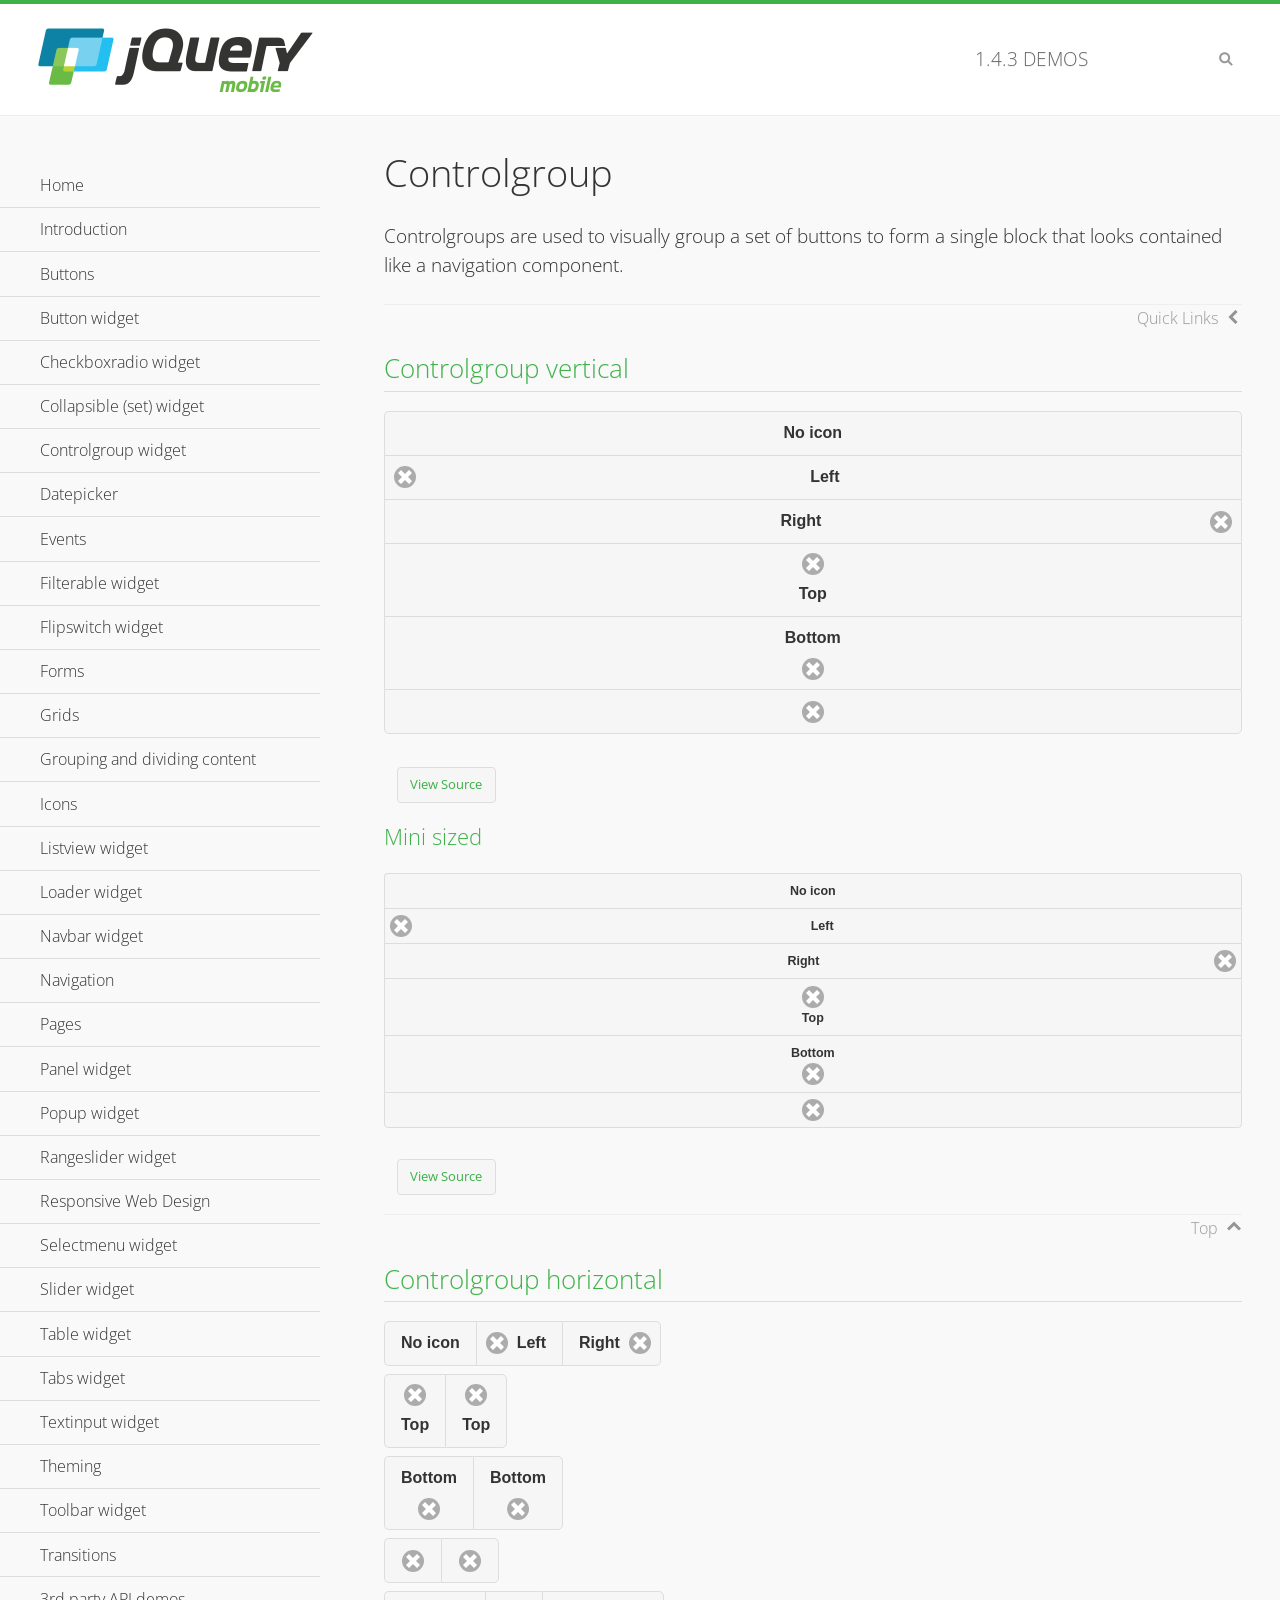
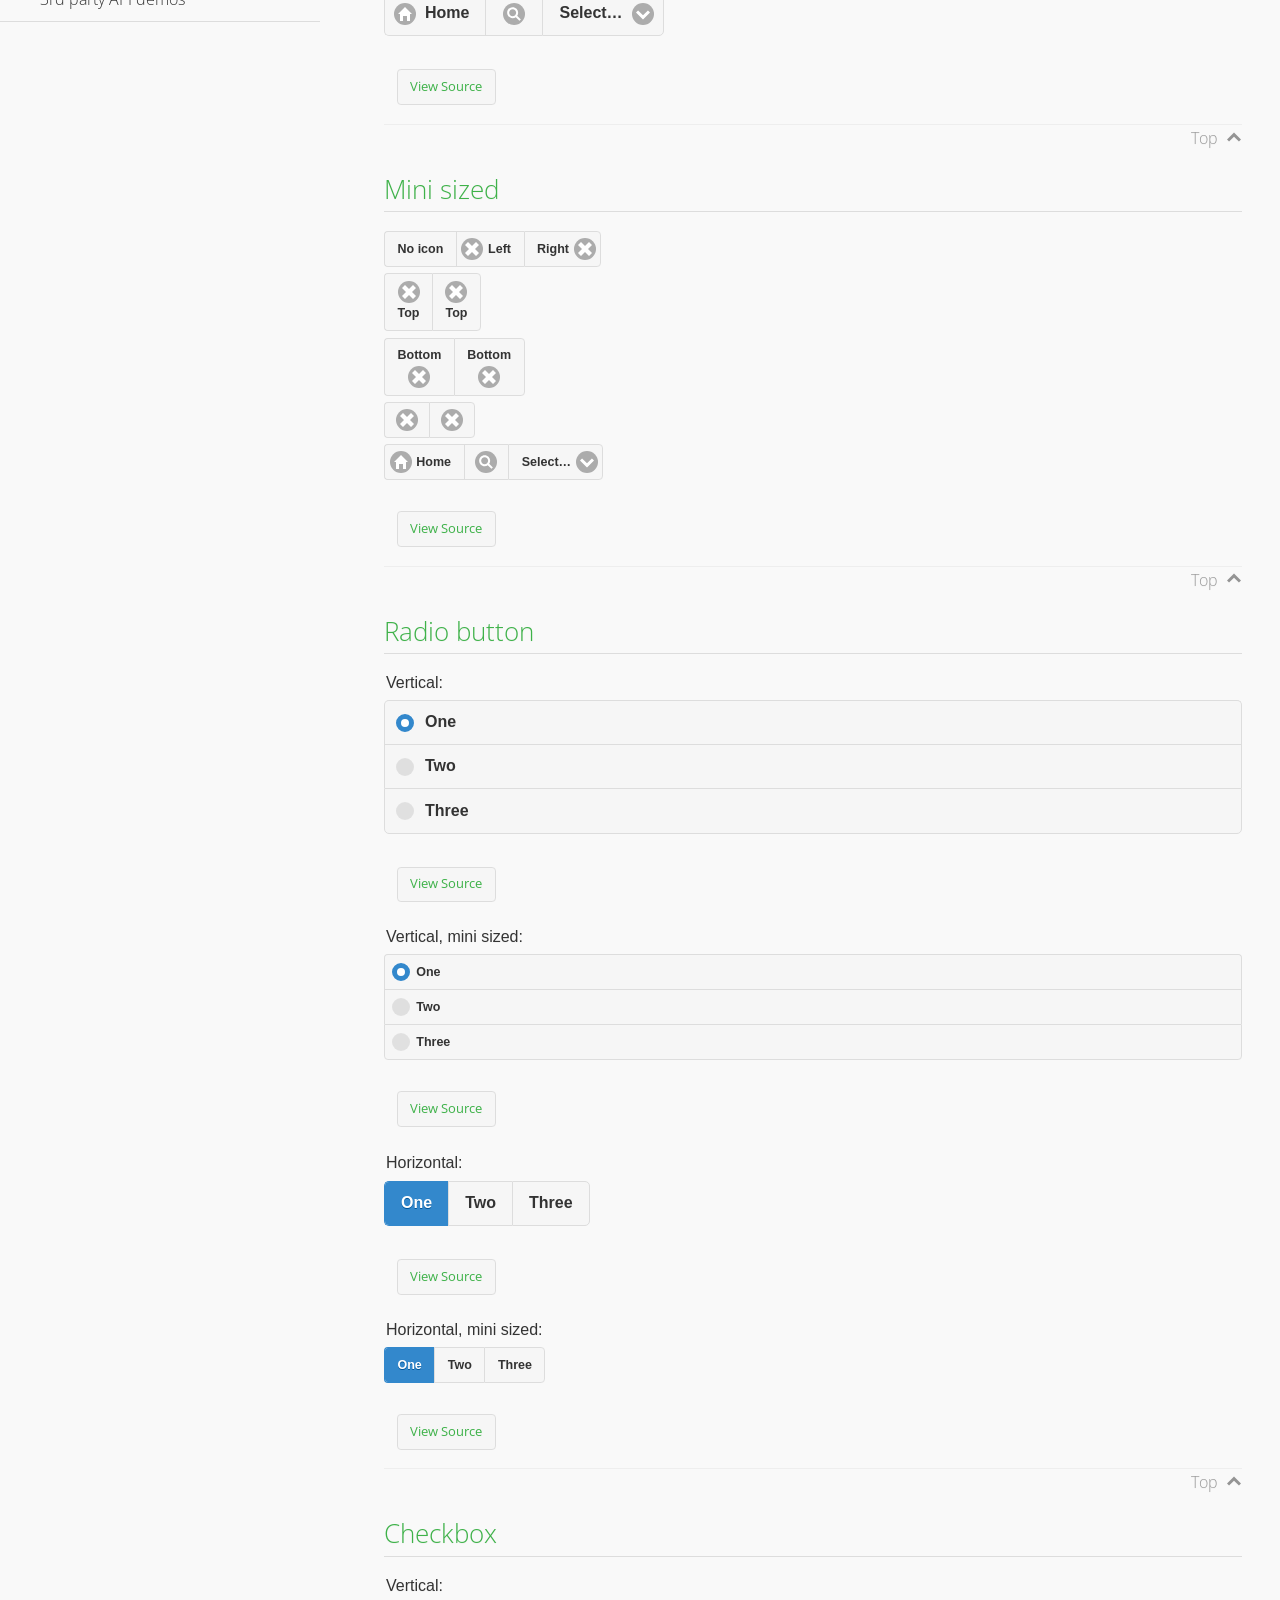
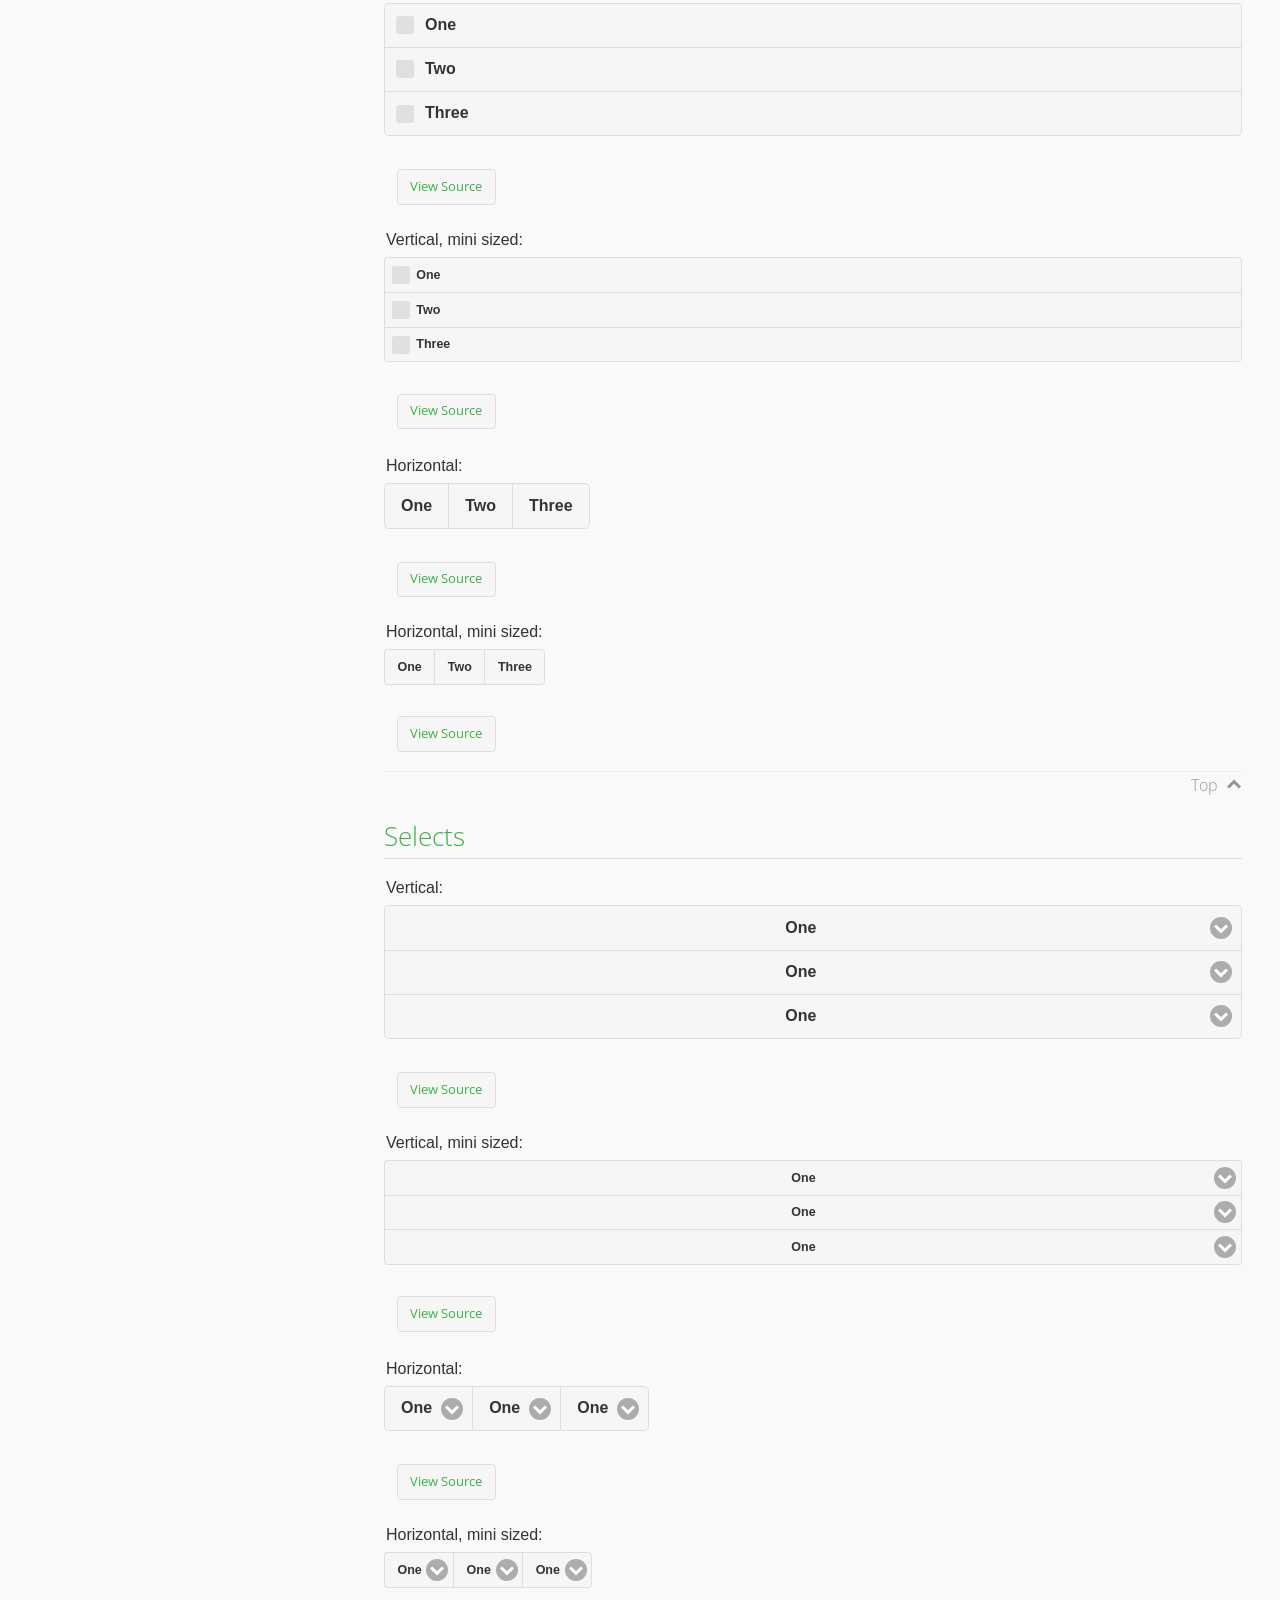
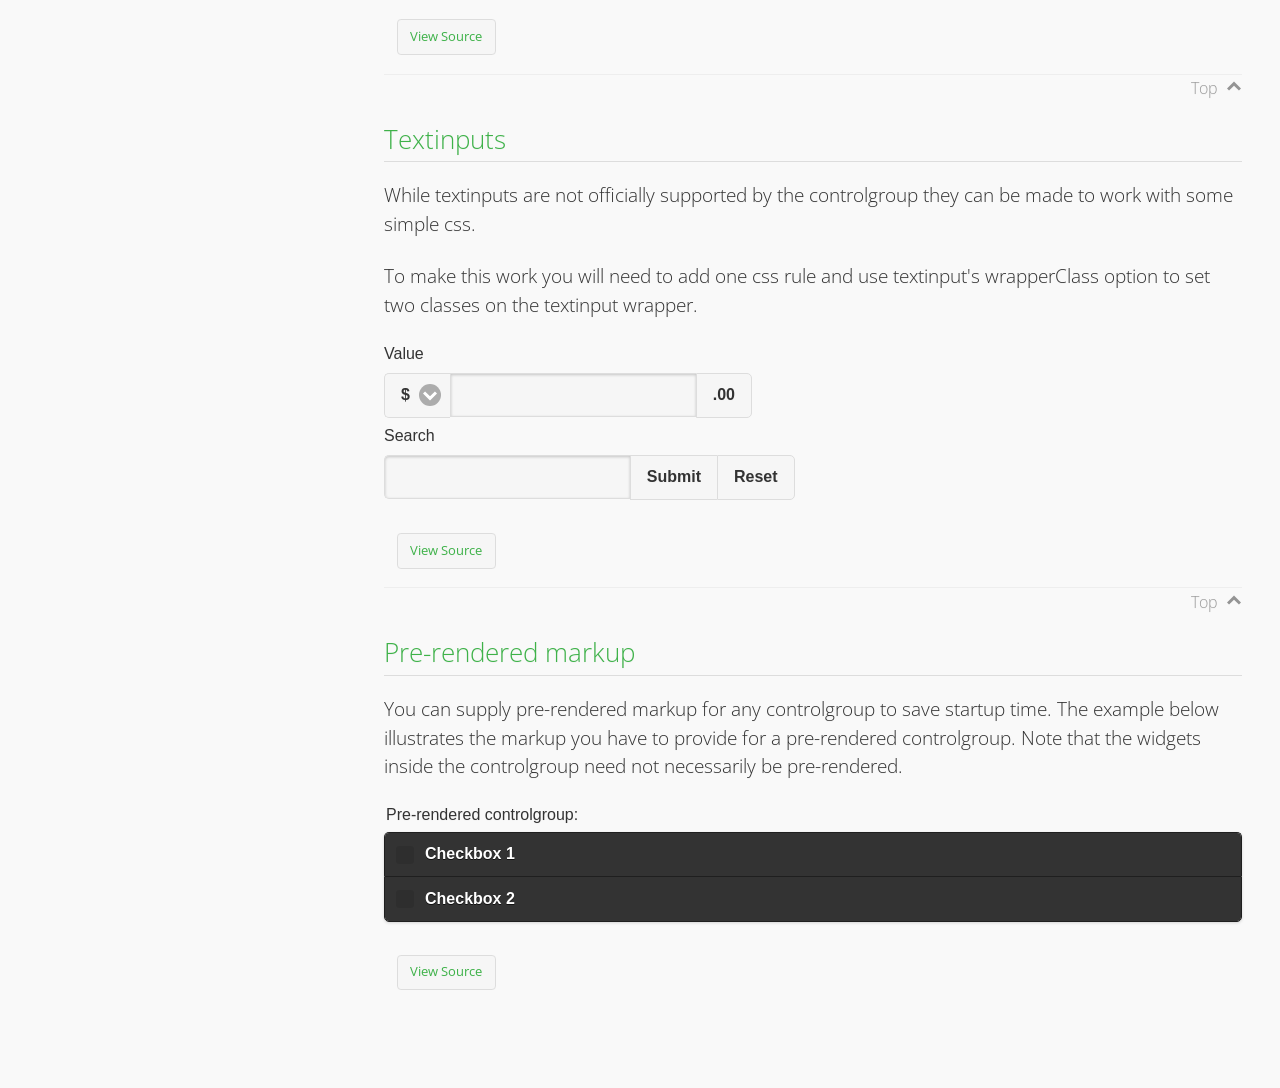
<file: lib/jquery.mobile-1.4.3/demos/controlgroup/index.html>
<!DOCTYPE html>
<html>
<head>
	<meta charset="utf-8">
	<meta name="viewport" content="width=device-width, initial-scale=1">
	<title>Controlgroup - jQuery Mobile Demos</title>
	    <link rel="stylesheet" href="../css/themes/default/jquery.mobile-1.4.3.min.css">
	    <link rel="stylesheet" href="../_assets/css/jqm-demos.css">
	    <link rel="shortcut icon" href="../favicon.ico">
	    <link rel="stylesheet" href="http://fonts.googleapis.com/css?family=Open+Sans:300,400,700">
	    <script src="../js/jquery.js"></script>
	    <script src="../_assets/js/index.js"></script>
	    <script src="../js/jquery.mobile-1.4.3.min.js"></script>
	    <style>
	        #demo-borders .ui-collapsible .ui-collapsible-heading .ui-btn { border-top-width: 1px !important; }
	    </style>
	    <style id="textinput-controlgroup">
			.controlgroup-textinput{
				padding-top:.22em;
				padding-bottom:.22em;
			}
	    </style>
	</head>
	<body>
	<div data-role="page" class="jqm-demos" data-quicklinks="true">

	    <div data-role="header" class="jqm-header">
			<h2><a href="../" title="jQuery Mobile Demos home"><img src="../_assets/img/jquery-logo.png" alt="jQuery Mobile"></a></h2>
		<p><span class="jqm-version"></span> Demos</p>
	        <a href="#" class="jqm-navmenu-link ui-btn ui-btn-icon-notext ui-corner-all ui-icon-bars ui-nodisc-icon ui-alt-icon ui-btn-left">Menu</a>
	        <a href="#" class="jqm-search-link ui-btn ui-btn-icon-notext ui-corner-all ui-icon-search ui-nodisc-icon ui-alt-icon ui-btn-right">Search</a>
		    </div><!-- /header -->

	    <div role="main" class="ui-content jqm-content">

        <h1>Controlgroup</h1>

        <p>Controlgroups are used to visually group a set of buttons to form a single block that looks contained like a navigation component.
        </p>

		<h2>Controlgroup vertical</h2>

			<div data-demo-html="true">
				<div data-role="controlgroup">
					<a href="#" class="ui-btn ui-corner-all">No icon</a>
					<a href="#" class="ui-btn ui-corner-all ui-icon-delete ui-btn-icon-left">Left</a>
					<a href="#" class="ui-btn ui-corner-all ui-icon-delete ui-btn-icon-right">Right</a>
					<a href="#" class="ui-btn ui-corner-all ui-icon-delete ui-btn-icon-top">Top</a>
					<a href="#" class="ui-btn ui-corner-all ui-icon-delete ui-btn-icon-bottom">Bottom</a>
					<a href="#" class="ui-btn ui-corner-all ui-icon-delete ui-btn-icon-notext">Icon only</a>
				</div>
			</div><!--/demo-html -->

			<h3>Mini sized</h3>

			<div data-demo-html="true">
				<div data-role="controlgroup" data-mini="true">
					<a href="#" class="ui-btn ui-corner-all">No icon</a>
					<a href="#" class="ui-btn ui-corner-all ui-icon-delete ui-btn-icon-left">Left</a>
					<a href="#" class="ui-btn ui-corner-all ui-icon-delete ui-btn-icon-right">Right</a>
					<a href="#" class="ui-btn ui-corner-all ui-icon-delete ui-btn-icon-top">Top</a>
					<a href="#" class="ui-btn ui-corner-all ui-icon-delete ui-btn-icon-bottom">Bottom</a>
					<a href="#" class="ui-btn ui-corner-all ui-icon-delete ui-btn-icon-notext">Icon only</a>
				</div>
			</div><!--/demo-html -->

		<h2>Controlgroup horizontal</h2>

			<div data-demo-html="true">
				<div data-role="controlgroup" data-type="horizontal">
					<a href="#" class="ui-btn ui-corner-all">No icon</a>
					<a href="#" class="ui-btn ui-corner-all ui-icon-delete ui-btn-icon-left">Left</a>
					<a href="#" class="ui-btn ui-corner-all ui-icon-delete ui-btn-icon-right">Right</a>
				</div>
				<div data-role="controlgroup" data-type="horizontal">
					<a href="#" class="ui-btn ui-corner-all ui-icon-delete ui-btn-icon-top">Top</a>
					<a href="#" class="ui-btn ui-corner-all ui-icon-delete ui-btn-icon-top">Top</a>
				</div>
				<div data-role="controlgroup" data-type="horizontal">
					<a href="#" class="ui-btn ui-corner-all ui-icon-delete ui-btn-icon-bottom">Bottom</a>
					<a href="#" class="ui-btn ui-corner-all ui-icon-delete ui-btn-icon-bottom">Bottom</a>
				</div>
				<div data-role="controlgroup" data-type="horizontal">
					<a href="#" class="ui-btn ui-corner-all ui-icon-delete ui-btn-icon-notext">Icon only</a>
					<a href="#" class="ui-btn ui-corner-all ui-icon-delete ui-btn-icon-notext">Icon only</a>
				</div>
				<form>
					<fieldset data-role="controlgroup" data-type="horizontal">
						<button data-icon="home">Home</button>
						<button data-icon="search" data-iconpos="notext">Search</button>
						<label for="select-more-1a" class="ui-hidden-accessible">More</label>
						<select name="select-more-1a" id="select-more-1a">
							<option value="">Select&hellip;</option>
							<option value="#">One</option>
							<option value="#">Two</option>
							<option value="#">Three</option>
						</select>
					</fieldset>
				</form>
			</div><!--/demo-html -->

		<h2>Mini sized</h2>

			<div data-demo-html="true">
				<div data-role="controlgroup" data-type="horizontal" data-mini="true">
					<a href="#" class="ui-btn ui-corner-all">No icon</a>
					<a href="#" class="ui-btn ui-corner-all ui-icon-delete ui-btn-icon-left">Left</a>
					<a href="#" class="ui-btn ui-corner-all ui-icon-delete ui-btn-icon-right">Right</a>
				</div>
				<div data-role="controlgroup" data-type="horizontal" data-mini="true">
					<a href="#" class="ui-btn ui-corner-all ui-icon-delete ui-btn-icon-top">Top</a>
					<a href="#" class="ui-btn ui-corner-all ui-icon-delete ui-btn-icon-top">Top</a>
				</div>
				<div data-role="controlgroup" data-type="horizontal" data-mini="true">
					<a href="#" class="ui-btn ui-corner-all ui-icon-delete ui-btn-icon-bottom">Bottom</a>
					<a href="#" class="ui-btn ui-corner-all ui-icon-delete ui-btn-icon-bottom">Bottom</a>
				</div>
				<div data-role="controlgroup" data-type="horizontal" data-mini="true">
					<a href="#" class="ui-btn ui-corner-all ui-icon-delete ui-btn-icon-notext">Icon only</a>
					<a href="#" class="ui-btn ui-corner-all ui-icon-delete ui-btn-icon-notext">Icon only</a>
				</div>
				<form>
					<fieldset data-role="controlgroup" data-type="horizontal" data-mini="true">
						<button data-icon="home">Home</button>
						<button data-icon="search" data-iconpos="notext">Search</button>
						<label for="select-more-2a" class="ui-hidden-accessible">More</label>
						<select name="select-more-2a" id="select-more-2a">
							<option value="">Select&hellip;</option>
							<option value="#">One</option>
							<option value="#">Two</option>
							<option value="#">Three</option>
						</select>
					</fieldset>
				</form>
			</div><!--/demo-html -->

			<h2>Radio button</h2>

				<div data-demo-html="true">
					<form>
					<fieldset data-role="controlgroup">
						<legend>Vertical:</legend>
						<input type="radio" name="radio-choice-v-2" id="radio-choice-v-2a" value="on" checked="checked">
						<label for="radio-choice-v-2a">One</label>
						<input type="radio" name="radio-choice-v-2" id="radio-choice-v-2b" value="off">
						<label for="radio-choice-v-2b">Two</label>
						<input type="radio" name="radio-choice-v-2" id="radio-choice-v-2c" value="other">
						<label for="radio-choice-v-2c">Three</label>
					</fieldset>
					</form>
				</div><!--/demo-html -->

				<div data-demo-html="true">
					<form>
					<fieldset data-role="controlgroup" data-mini="true">
						<legend>Vertical, mini sized:</legend>
						<input type="radio" name="radio-choice-v-6" id="radio-choice-v-6a" value="on" checked="checked">
						<label for="radio-choice-v-6a">One</label>
						<input type="radio" name="radio-choice-v-6" id="radio-choice-v-6b" value="off">
						<label for="radio-choice-v-6b">Two</label>
						<input type="radio" name="radio-choice-v-6" id="radio-choice-v-6c" value="other">
						<label for="radio-choice-v-6c">Three</label>
					</fieldset>
					</form>
				</div><!--/demo-html -->

				<div data-demo-html="true">
					<form>
					<fieldset data-role="controlgroup" data-type="horizontal">
						<legend>Horizontal:</legend>
						<input type="radio" name="radio-choice-h-2" id="radio-choice-h-2a" value="on" checked="checked">
						<label for="radio-choice-h-2a">One</label>
						<input type="radio" name="radio-choice-h-2" id="radio-choice-h-2b" value="off">
						<label for="radio-choice-h-2b">Two</label>
						<input type="radio" name="radio-choice-h-2" id="radio-choice-h-2c" value="other">
						<label for="radio-choice-h-2c">Three</label>
					</fieldset>
					</form>
				</div><!--/demo-html -->

				<div data-demo-html="true">
					<form>
					<fieldset data-role="controlgroup" data-type="horizontal" data-mini="true">
						<legend>Horizontal, mini sized:</legend>
						<input type="radio" name="radio-choice-h-6" id="radio-choice-h-6a" value="on" checked="checked">
						<label for="radio-choice-h-6a">One</label>
						<input type="radio" name="radio-choice-h-6" id="radio-choice-h-6b" value="off">
						<label for="radio-choice-h-6b">Two</label>
						<input type="radio" name="radio-choice-h-6" id="radio-choice-h-6c" value="other">
						<label for="radio-choice-h-6c">Three</label>
					</fieldset>
					</form>
				</div><!--/demo-html -->

			<h2>Checkbox</h2>

				<div data-demo-html="true">
					<form>
					<fieldset data-role="controlgroup">
						<legend>Vertical:</legend>
						<input type="checkbox" name="checkbox-v-2a" id="checkbox-v-2a">
						<label for="checkbox-v-2a">One</label>
						<input type="checkbox" name="checkbox-v-2b" id="checkbox-v-2b">
						<label for="checkbox-v-2b">Two</label>
						<input type="checkbox" name="checkbox-v-2c" id="checkbox-v-2c">
						<label for="checkbox-v-2c">Three</label>
					</fieldset>
					</form>
				</div><!--/demo-html -->

				<div data-demo-html="true">
					<form>
					<fieldset data-role="controlgroup" data-mini="true">
						<legend>Vertical, mini sized:</legend>
						<input type="checkbox" name="checkbox-v-6a" id="checkbox-v-6a">
						<label for="checkbox-v-6a">One</label>
						<input type="checkbox" name="checkbox-v-6b" id="checkbox-v-6b">
						<label for="checkbox-v-6b">Two</label>
						<input type="checkbox" name="checkbox-v-6c" id="checkbox-v-6c">
						<label for="checkbox-v-6c">Three</label>
					</fieldset>
					</form>
				</div><!--/demo-html -->

				<div data-demo-html="true">
					<form>
					<fieldset data-role="controlgroup" data-type="horizontal">
						<legend>Horizontal:</legend>
						<input type="checkbox" name="checkbox-h-2a" id="checkbox-h-2a">
						<label for="checkbox-h-2a">One</label>
						<input type="checkbox" name="checkbox-h-2b" id="checkbox-h-2b">
						<label for="checkbox-h-2b">Two</label>
						<input type="checkbox" name="checkbox-h-2c" id="checkbox-h-2c">
						<label for="checkbox-h-2c">Three</label>
					</fieldset>
					</form>
				</div><!--/demo-html -->

				<div data-demo-html="true">
					<form>
					<fieldset data-role="controlgroup" data-type="horizontal" data-mini="true">
						<legend>Horizontal, mini sized:</legend>
						<input type="checkbox" name="checkbox-h-6a" id="checkbox-h-6a">
						<label for="checkbox-h-6a">One</label>
						<input type="checkbox" name="checkbox-h-6b" id="checkbox-h-6b">
						<label for="checkbox-h-6b">Two</label>
						<input type="checkbox" name="checkbox-h-6c" id="checkbox-h-6c">
						<label for="checkbox-h-6c">Three</label>
					</fieldset>
					</form>
				</div><!--/demo-html -->

			<h2>Selects</h2>

				<div data-demo-html="true">
					<form>
					<fieldset data-role="controlgroup">
						<legend>Vertical:</legend>
						<label for="select-v-2a">Select A</label>
						<select name="select-v-2a" id="select-v-2a">
							<option value="#">One</option>
							<option value="#">Two</option>
							<option value="#">Three</option>
						</select>
						<label for="select-v-2b">Select B</label>
						<select name="select-v-2b" id="select-v-2b">
							<option value="#">One</option>
							<option value="#">Two</option>
							<option value="#">Three</option>
						</select>
						<label for="select-v-2c">Select C</label>
						<select name="select-v-2c" id="select-v-2c">
							<option value="#">One</option>
							<option value="#">Two</option>
							<option value="#">Three</option>
						</select>
					</fieldset>
					</form>
				</div><!--/demo-html -->

				<div data-demo-html="true">
					<form>
					<fieldset data-role="controlgroup" data-mini="true">
						<legend>Vertical, mini sized:</legend>
						<label for="select-v-6a">Select A</label>
						<select name="select-v-6a" id="select-v-6a">
							<option value="#">One</option>
							<option value="#">Two</option>
							<option value="#">Three</option>
						</select>
						<label for="select-v-6b">Select B</label>
						<select name="select-v-6b" id="select-v-6b">
							<option value="#">One</option>
							<option value="#">Two</option>
							<option value="#">Three</option>
						</select>
						<label for="select-v-6c">Select C</label>
						<select name="select-v-6c" id="select-v-6c">
							<option value="#">One</option>
							<option value="#">Two</option>
							<option value="#">Three</option>
						</select>
					</fieldset>
					</form>
				</div><!--/demo-html -->

				<div data-demo-html="true">
					<form>
					<fieldset data-role="controlgroup" data-type="horizontal">
						<legend>Horizontal:</legend>
						<label for="select-h-2a">Select A</label>
						<select name="select-h-2a" id="select-h-2a">
							<option value="#">One</option>
							<option value="#">Two</option>
							<option value="#">Three</option>
						</select>
						<label for="select-h-2b">Select B</label>
						<select name="select-h-2b" id="select-h-2b">
							<option value="#">One</option>
							<option value="#">Two</option>
							<option value="#">Three</option>
						</select>
						<label for="select-h-2c">Select C</label>
						<select name="select-h-2c" id="select-h-2c">
							<option value="#">One</option>
							<option value="#">Two</option>
							<option value="#">Three</option>
						</select>
					</fieldset>
					</form>
				</div><!--/demo-html -->

				<div data-demo-html="true">
					<form>
					<fieldset data-role="controlgroup" data-type="horizontal" data-mini="true">
						<legend>Horizontal, mini sized:</legend>
						<label for="select-h-6a">Select A</label>
						<select name="select-h-6a" id="select-h-6a">
							<option value="#">One</option>
							<option value="#">Two</option>
							<option value="#">Three</option>
						</select>
						<label for="select-h-6b">Select B</label>
						<select name="select-h-6b" id="select-h-6b">
							<option value="#">One</option>
							<option value="#">Two</option>
							<option value="#">Three</option>
						</select>
						<label for="select-h-6c">Select C</label>
						<select name="select-h-6c" id="select-h-6c">
							<option value="#">One</option>
							<option value="#">Two</option>
							<option value="#">Three</option>
						</select>
					</fieldset>
					</form>
				</div><!--/demo-html -->

				<h2>Textinputs</h2>
				<p>While textinputs are not officially supported by the controlgroup they can be made to work with some simple css.</p>
				<p>To make this work you will need to add one css rule and use textinput's wrapperClass option to set two classes on the textinput wrapper.</p>
				<div data-demo-html="true" data-demo-css="#textinput-controlgroup">
					<label for="currency-controlgroup">Value</label>
					<div data-role="controlgroup" data-type="horizontal">
						<select>
							<option>$</option>
							<option>€</option>
							<option>£</option>
							<option>¥</option>
							<option>₩</option>
							<option>₹</option>
						</select>
						<input id="currency-controlgroup" type="text" data-wrapper-class="controlgroup-textinput ui-btn">
						<button>.00</button>
					</div>
					<label for="search-control-group">Search</label>
					<div data-role="controlgroup" data-type="horizontal">
						<input type="text" id="search-control-group" data-wrapper-class="controlgroup-textinput ui-btn">
						<button>Submit</button>
						<button>Reset</button>
					</div>
				</div>

		<h2>Pre-rendered markup</h2>
		<p>You can supply pre-rendered markup for any controlgroup to save startup time. The example below illustrates the markup you have to provide for a pre-rendered controlgroup. Note that the widgets inside the controlgroup need not necessarily be pre-rendered.</p>
		<div data-demo-html="true">
			<div data-role="controlgroup" data-enhanced="true" class="ui-controlgroup ui-controlgroup-vertical ui-group-theme-b ui-corner-all">
				<div role="heading" class="ui-controlgroup-label">
					<legend>Pre-rendered controlgroup:</legend>
				</div>
				<div class="ui-controlgroup-controls ui-shadow">
					<label for="pre-rendered-cb-1" class="ui-first-child">Checkbox 1</label>
					<input type="checkbox" id="pre-rendered-cb-1" name="pre-rendered-cb-1" value="1">
					<label for="pre-rendered-cb-2" class="ui-last-child">Checkbox 2</label>
					<input type="checkbox" id="pre-rendered-cb-2" name="pre-rendered-cb-2" value="2">
				</div>
			</div>
		</div>

	</div><!-- /content -->
	    <div data-role="panel" class="jqm-navmenu-panel" data-position="left" data-display="overlay" data-theme="a">
	    	<ul class="jqm-list ui-alt-icon ui-nodisc-icon">
<li data-filtertext="demos homepage" data-icon="home"><a href=".././">Home</a></li>
<li data-filtertext="introduction overview getting started"><a href="../intro/" data-ajax="false">Introduction</a></li>
<li data-filtertext="buttons button markup buttonmarkup method anchor link button element"><a href="../button-markup/" data-ajax="false">Buttons</a></li>
<li data-filtertext="form button widget input button submit reset"><a href="../button/" data-ajax="false">Button widget</a></li>
<li data-role="collapsible" data-enhanced="true" data-collapsed-icon="carat-d" data-expanded-icon="carat-u" data-iconpos="right" data-inset="false" class="ui-collapsible ui-collapsible-themed-content ui-collapsible-collapsed">
	<h3 class="ui-collapsible-heading ui-collapsible-heading-collapsed">
		<a href="#" class="ui-collapsible-heading-toggle ui-btn ui-btn-icon-right ui-btn-inherit ui-icon-carat-d">
		    Checkboxradio widget<span class="ui-collapsible-heading-status"> click to expand contents</span>
		</a>
	</h3>
	<div class="ui-collapsible-content ui-body-inherit ui-collapsible-content-collapsed" aria-hidden="true">
		<ul>
			<li data-filtertext="form checkboxradio widget checkbox input checkboxes controlgroups"><a href="../checkboxradio-checkbox/" data-ajax="false">Checkboxes</a></li>
			<li data-filtertext="form checkboxradio widget radio input radio buttons controlgroups"><a href="../checkboxradio-radio/" data-ajax="false">Radio buttons</a></li>
		</ul>
	</div>
</li>
<li data-role="collapsible" data-enhanced="true" data-collapsed-icon="carat-d" data-expanded-icon="carat-u" data-iconpos="right" data-inset="false" class="ui-collapsible ui-collapsible-themed-content ui-collapsible-collapsed">
	<h3 class="ui-collapsible-heading ui-collapsible-heading-collapsed">
		<a href="#" class="ui-collapsible-heading-toggle ui-btn ui-btn-icon-right ui-btn-inherit ui-icon-carat-d">
			Collapsible (set) widget<span class="ui-collapsible-heading-status"> click to expand contents</span>
		</a>
	</h3>
	<div class="ui-collapsible-content ui-body-inherit ui-collapsible-content-collapsed" aria-hidden="true">
		<ul>
			<li data-filtertext="collapsibles content formatting"><a href="../collapsible/" data-ajax="false">Collapsible</a></li>
			<li data-filtertext="dynamic collapsible set accordion append expand"><a href="../collapsible-dynamic/" data-ajax="false">Dynamic collapsibles</a></li>
			<li data-filtertext="accordions collapsible set widget content formatting grouped collapsibles"><a href="../collapsibleset/" data-ajax="false">Collapsible set</a></li>
		</ul>
	</div>
</li>
<li data-role="collapsible" data-enhanced="true" data-collapsed-icon="carat-d" data-expanded-icon="carat-u" data-iconpos="right" data-inset="false" class="ui-collapsible ui-collapsible-themed-content ui-collapsible-collapsed">
	<h3 class="ui-collapsible-heading ui-collapsible-heading-collapsed">
		<a href="#" class="ui-collapsible-heading-toggle ui-btn ui-btn-icon-right ui-btn-inherit ui-icon-carat-d">
			Controlgroup widget<span class="ui-collapsible-heading-status"> click to expand contents</span>
		</a>
	</h3>
	<div class="ui-collapsible-content ui-body-inherit ui-collapsible-content-collapsed" aria-hidden="true">
		<ul>
			<li data-filtertext="controlgroups selectmenu checkboxradio input grouped buttons horizontal vertical"><a href="../controlgroup/" data-ajax="false">Controlgroup</a></li>
			<li data-filtertext="dynamic controlgroup dynamically add buttons"><a href="../controlgroup-dynamic/" data-ajax="false">Dynamic controlgroups</a></li>
		</ul>
	</div>
</li>
<li data-filtertext="form datepicker widget date input"><a href="../datepicker/" data-ajax="false">Datepicker</a></li>
<li data-role="collapsible" data-enhanced="true" data-collapsed-icon="carat-d" data-expanded-icon="carat-u" data-iconpos="right" data-inset="false" class="ui-collapsible ui-collapsible-themed-content ui-collapsible-collapsed">
	<h3 class="ui-collapsible-heading ui-collapsible-heading-collapsed">
		<a href="#" class="ui-collapsible-heading-toggle ui-btn ui-btn-icon-right ui-btn-inherit ui-icon-carat-d">
			Events<span class="ui-collapsible-heading-status"> click to expand contents</span>
		</a>
	</h3>
	<div class="ui-collapsible-content ui-body-inherit ui-collapsible-content-collapsed" aria-hidden="true">
		<ul>
			<li data-filtertext="swipe to delete list items listviews swipe events"><a href="../swipe-list/" data-ajax="false">Swipe list items</a></li>
			<li data-filtertext="swipe to navigate swipe page navigation swipe events"><a href="../swipe-page/" data-ajax="false">Swipe page navigation</a></li>
		</ul>
	</div>
</li>
<li data-filtertext="filterable filter elements sorting searching listview table"><a href="../filterable/" data-ajax="false">Filterable widget</a></li>
<li data-filtertext="form flipswitch widget flip toggle switch binary select checkbox input"><a href="../flipswitch/" data-ajax="false">Flipswitch widget</a></li>
<li data-role="collapsible" data-enhanced="true" data-collapsed-icon="carat-d" data-expanded-icon="carat-u" data-iconpos="right" data-inset="false" class="ui-collapsible ui-collapsible-themed-content ui-collapsible-collapsed">
	<h3 class="ui-collapsible-heading ui-collapsible-heading-collapsed">
		<a href="#" class="ui-collapsible-heading-toggle ui-btn ui-btn-icon-right ui-btn-inherit ui-icon-carat-d">
			Forms<span class="ui-collapsible-heading-status"> click to expand contents</span>
		</a>
	</h3>
	<div class="ui-collapsible-content ui-body-inherit ui-collapsible-content-collapsed" aria-hidden="true">
		<ul>
			<li data-filtertext="forms text checkbox radio range button submit reset inputs selects textarea slider flipswitch label form elements"><a href="../forms/" data-ajax="false">Forms</a></li>
			<li data-filtertext="form hide labels hidden accessible ui-hidden-accessible forms"><a href="../forms-label-hidden-accessible/" data-ajax="false">Hide labels</a></li>
			<li data-filtertext="form field containers fieldcontain ui-field-contain forms"><a href="../forms-field-contain/" data-ajax="false">Field containers</a></li>
			<li data-filtertext="forms disabled form elements"><a href="../forms-disabled/" data-ajax="false">Forms disabled</a></li>
			<li data-filtertext="forms gallery examples overview forms text checkbox radio range button submit reset inputs selects textarea slider flipswitch label form elements"><a href="../forms-gallery/" data-ajax="false">Forms gallery</a></li>
		</ul>
	</div>
</li>
<li data-role="collapsible" data-enhanced="true" data-collapsed-icon="carat-d" data-expanded-icon="carat-u" data-iconpos="right" data-inset="false" class="ui-collapsible ui-collapsible-themed-content ui-collapsible-collapsed">
	<h3 class="ui-collapsible-heading ui-collapsible-heading-collapsed">
		<a href="#" class="ui-collapsible-heading-toggle ui-btn ui-btn-icon-right ui-btn-inherit ui-icon-carat-d">
			Grids<span class="ui-collapsible-heading-status"> click to expand contents</span>
		</a>
	</h3>
	<div class="ui-collapsible-content ui-body-inherit ui-collapsible-content-collapsed" aria-hidden="true">
		<ul>
			<li data-filtertext="grids columns blocks content formatting rwd responsive css framework"><a href="../grids/" data-ajax="false">Grids</a></li>
			<li data-filtertext="buttons in grids css framework"><a href="../grids-buttons/" data-ajax="false">Buttons in grids</a></li>
			<li data-filtertext="custom responsive grids rwd css framework"><a href="../grids-custom-responsive/" data-ajax="false">Custom responsive grids</a></li>
		</ul>
	</div>
</li>
<li data-filtertext="blocks content formatting sections heading"><a href="../body-bar-classes/" data-ajax="false">Grouping and dividing content</a></li>
<li data-role="collapsible" data-enhanced="true" data-collapsed-icon="carat-d" data-expanded-icon="carat-u" data-iconpos="right" data-inset="false" class="ui-collapsible ui-collapsible-themed-content ui-collapsible-collapsed">
	<h3 class="ui-collapsible-heading ui-collapsible-heading-collapsed">
		<a href="#" class="ui-collapsible-heading-toggle ui-btn ui-btn-icon-right ui-btn-inherit ui-icon-carat-d">
			Icons<span class="ui-collapsible-heading-status"> click to expand contents</span>
		</a>
	</h3>
	<div class="ui-collapsible-content ui-body-inherit ui-collapsible-content-collapsed" aria-hidden="true">
		<ul>
			<li data-filtertext="button icons svg disc alt custom icon position"><a href="../icons/" data-ajax="false">Icons</a></li>
			<li data-filtertext=""><a href="../icons-grunticon/" data-ajax="false">Grunticon loader</a></li>
		</ul>
	</div>
</li>
<li data-role="collapsible" data-enhanced="true" data-collapsed-icon="carat-d" data-expanded-icon="carat-u" data-iconpos="right" data-inset="false" class="ui-collapsible ui-collapsible-themed-content ui-collapsible-collapsed">
	<h3 class="ui-collapsible-heading ui-collapsible-heading-collapsed">
		<a href="#" class="ui-collapsible-heading-toggle ui-btn ui-btn-icon-right ui-btn-inherit ui-icon-carat-d">
			Listview widget<span class="ui-collapsible-heading-status"> click to expand contents</span>
		</a>
	</h3>
	<div class="ui-collapsible-content ui-body-inherit ui-collapsible-content-collapsed" aria-hidden="true">
		<ul>
			<li data-filtertext="listview widget thumbnails icons nested split button collapsible ul ol"><a href="../listview/" data-ajax="false">Listview</a></li>
			<li data-filtertext="autocomplete filterable reveal listview filtertextbeforefilter placeholder"><a href="../listview-autocomplete/" data-ajax="false">Listview autocomplete</a></li>
			<li data-filtertext="autocomplete filterable reveal listview remote data filtertextbeforefilter placeholder"><a href="../listview-autocomplete-remote/" data-ajax="false">Listview autocomplete remote data</a></li>
			<li data-filtertext="autodividers anchor jump scroll linkbars listview lists ul ol"><a href="../listview-autodividers-linkbar/" data-ajax="false">Listview autodividers linkbar</a></li>
			<li data-filtertext="listview autodividers selector autodividersselector lists ul ol"><a href="../listview-autodividers-selector/" data-ajax="false">Listview autodividers selector</a></li>
			<li data-filtertext="listview nested list items"><a href="../listview-nested-lists/" data-ajax="false">Nested Listviews</a></li>
			<li data-filtertext="listview collapsible list items flat"><a href="../listview-collapsible-item-flat/" data-ajax="false">Listview collapsible list items (flat)</a></li>
			<li data-filtertext="listview collapsible list indented"><a href="../listview-collapsible-item-indented/" data-ajax="false">Listview collapsible list items (indented)</a></li>
			<li data-filtertext="grid listview responsive grids responsive listviews lists ul"><a href="../listview-grid/" data-ajax="false">Listview responsive grid</a></li>
		</ul>
	</div>
</li>
<li data-filtertext="loader widget page loading navigation overlay spinner"><a href="../loader/" data-ajax="false">Loader widget</a></li>
<li data-filtertext="navbar widget navmenu toolbars header footer"><a href="../navbar/" data-ajax="false">Navbar widget</a></li>
<li data-role="collapsible" data-enhanced="true" data-collapsed-icon="carat-d" data-expanded-icon="carat-u" data-iconpos="right" data-inset="false" class="ui-collapsible ui-collapsible-themed-content ui-collapsible-collapsed">
	<h3 class="ui-collapsible-heading ui-collapsible-heading-collapsed">
		<a href="#" class="ui-collapsible-heading-toggle ui-btn ui-btn-icon-right ui-btn-inherit ui-icon-carat-d">
			Navigation<span class="ui-collapsible-heading-status"> click to expand contents</span>
		</a>
	</h3>
	<div class="ui-collapsible-content ui-body-inherit ui-collapsible-content-collapsed" aria-hidden="true">
		<ul>
			<li data-filtertext="ajax navigation navigate widget history event method"><a href="../navigation/" data-ajax="false">Navigation</a></li>
			<li data-filtertext="linking pages page links navigation ajax prefetch cache"><a href="../navigation-linking-pages/" data-ajax="false">Linking pages</a></li>
			<!-- <li data-filtertext="php redirect server redirection server-side navigation"><a href="../navigation-php-redirect/" data-ajax="false">PHP redirect demo</a></li>-->
			<li data-filtertext="navigation redirection hash query"><a href="../navigation-hash-processing/" data-ajax="false">Hash processing demo</a></li>
			<li data-filtertext="navigation redirection hash query"><a href="../page-events/" data-ajax="false">Page Navigation Events</a></li>
		</ul>
	</div>
</li>
<li data-role="collapsible" data-enhanced="true" data-collapsed-icon="carat-d" data-expanded-icon="carat-u" data-iconpos="right" data-inset="false" class="ui-collapsible ui-collapsible-themed-content ui-collapsible-collapsed">
	<h3 class="ui-collapsible-heading ui-collapsible-heading-collapsed">
		<a href="#" class="ui-collapsible-heading-toggle ui-btn ui-btn-icon-right ui-btn-inherit ui-icon-carat-d">
			Pages<span class="ui-collapsible-heading-status"> click to expand contents</span>
		</a>
	</h3>
	<div class="ui-collapsible-content ui-body-inherit ui-collapsible-content-collapsed" aria-hidden="true">
		<ul>
			<li data-filtertext="pages page widget ajax navigation"><a href="../pages/" data-ajax="false">Pages</a></li>
			<li data-filtertext="single page"><a href="../pages-single-page/" data-ajax="false">Single page</a></li>
			<li data-filtertext="multipage multi-page page"><a href="../pages-multi-page/" data-ajax="false">Multi-page template</a></li>
			<li data-filtertext="dialog page widget modal popup"><a href="../pages-dialog/" data-ajax="false">Dialog page</a></li>
		</ul>
	</div>
</li>
<li data-role="collapsible" data-enhanced="true" data-collapsed-icon="carat-d" data-expanded-icon="carat-u" data-iconpos="right" data-inset="false" class="ui-collapsible ui-collapsible-themed-content ui-collapsible-collapsed">
	<h3 class="ui-collapsible-heading ui-collapsible-heading-collapsed">
		<a href="#" class="ui-collapsible-heading-toggle ui-btn ui-btn-icon-right ui-btn-inherit ui-icon-carat-d">
			Panel widget<span class="ui-collapsible-heading-status"> click to expand contents</span>
		</a>
	</h3>
	<div class="ui-collapsible-content ui-body-inherit ui-collapsible-content-collapsed" aria-hidden="true">
		<ul>
			<li data-filtertext="panel widget sliding panels reveal push overlay responsive"><a href="../panel/" data-ajax="false">Panel</a></li>
			<li data-filtertext=""><a href="../panel-external/" data-ajax="false">External panels</a></li>
			<li data-filtertext="panel "><a href="../panel-fixed/" data-ajax="false">Fixed panels</a></li>
			<li data-filtertext="panel slide panels sliding panels shadow rwd responsive breakpoint"><a href="../panel-responsive/" data-ajax="false">Panels responsive</a></li>
			<li data-filtertext="panel custom style custom panel width reveal shadow listview panel styling page background wrapper"><a href="../panel-styling/" data-ajax="false">Custom panel style</a></li>
			<li data-filtertext="panel open on swipe"><a href="../panel-swipe-open/" data-ajax="false">Panel open on swipe</a></li>
			<li data-filtertext="panels outside page internal external toolbars"><a href="../panel-external-internal/" data-ajax="false">Panel external and internal</a></li>
		</ul>
	</div>
</li>
<li data-role="collapsible" data-enhanced="true" data-collapsed-icon="carat-d" data-expanded-icon="carat-u" data-iconpos="right" data-inset="false" class="ui-collapsible ui-collapsible-themed-content ui-collapsible-collapsed">
	<h3 class="ui-collapsible-heading ui-collapsible-heading-collapsed">
		<a href="#" class="ui-collapsible-heading-toggle ui-btn ui-btn-icon-right ui-btn-inherit ui-icon-carat-d">
			Popup widget<span class="ui-collapsible-heading-status"> click to expand contents</span>
		</a>
	</h3>
	<div class="ui-collapsible-content ui-body-inherit ui-collapsible-content-collapsed" aria-hidden="true">
		<ul>
			<li data-filtertext="popup widget popups dialog modal transition tooltip lightbox form overlay screen flip pop fade transition"><a href="../popup/" data-ajax="false">Popup</a></li>
			<li data-filtertext="popup alignment position"><a href="../popup-alignment/" data-ajax="false">Popup alignment</a></li>
			<li data-filtertext="popup arrow size popups popover"><a href="../popup-arrow-size/" data-ajax="false">Popup arrow size</a></li>
			<li data-filtertext="dynamic popups popup images lightbox"><a href="../popup-dynamic/" data-ajax="false">Dynamic popups</a></li>
			<li data-filtertext="popups with iframes scaling"><a href="../popup-iframe/" data-ajax="false">Popups with iframes</a></li>
			<li data-filtertext="popup image scaling"><a href="../popup-image-scaling/" data-ajax="false">Popup image scaling</a></li>
			<li data-filtertext="external popup outside multi-page"><a href="../popup-outside-multipage/" data-ajax="false">Popup outside multi-page</a></li>
		</ul>
	</div>
</li>
<li data-filtertext="form rangeslider widget dual sliders dual handle sliders range input"><a href="../rangeslider/" data-ajax="false">Rangeslider widget</a></li>
<li data-filtertext="responsive web design rwd adaptive progressive enhancement PE accessible mobile breakpoints media query media queries"><a href="../rwd/" data-ajax="false">Responsive Web Design</a></li>
<li data-role="collapsible" data-enhanced="true" data-collapsed-icon="carat-d" data-expanded-icon="carat-u" data-iconpos="right" data-inset="false" class="ui-collapsible ui-collapsible-themed-content ui-collapsible-collapsed">
	<h3 class="ui-collapsible-heading ui-collapsible-heading-collapsed">
		<a href="#" class="ui-collapsible-heading-toggle ui-btn ui-btn-icon-right ui-btn-inherit ui-icon-carat-d">
			Selectmenu widget<span class="ui-collapsible-heading-status"> click to expand contents</span>
		</a>
	</h3>
	<div class="ui-collapsible-content ui-body-inherit ui-collapsible-content-collapsed" aria-hidden="true">
		<ul>
			<li data-filtertext="form selectmenu widget select input custom select menu selects"><a href="../selectmenu/" data-ajax="false">Selectmenu</a></li>
			<li data-filtertext="form custom select menu selectmenu widget custom menu option optgroup multiple selects"><a href="../selectmenu-custom/" data-ajax="false">Custom select menu</a></li>
			<li data-filtertext="filterable select filter popup dialog"><a href="../selectmenu-custom-filter/" data-ajax="false">Custom select menu with filter</a></li>
		</ul>
	</div>
</li>
<li data-role="collapsible" data-enhanced="true" data-collapsed-icon="carat-d" data-expanded-icon="carat-u" data-iconpos="right" data-inset="false" class="ui-collapsible ui-collapsible-themed-content ui-collapsible-collapsed">
	<h3 class="ui-collapsible-heading ui-collapsible-heading-collapsed">
		<a href="#" class="ui-collapsible-heading-toggle ui-btn ui-btn-icon-right ui-btn-inherit ui-icon-carat-d">
			Slider widget<span class="ui-collapsible-heading-status"> click to expand contents</span>
		</a>
	</h3>
	<div class="ui-collapsible-content ui-body-inherit ui-collapsible-content-collapsed" aria-hidden="true">
		<ul>
			<li data-filtertext="form slider widget range input single sliders"><a href="../slider/" data-ajax="false">Slider</a></li>
			<li data-filtertext="form slider widget flipswitch slider binary select flip toggle switch"><a href="../slider-flipswitch/" data-ajax="false">Slider flip toggle switch</a></li>
			<li data-filtertext="form slider tooltip handle value input range sliders"><a href="../slider-tooltip/" data-ajax="false">Slider tooltip</a></li>
		</ul>
	</div>
</li>
<li data-role="collapsible" data-enhanced="true" data-collapsed-icon="carat-d" data-expanded-icon="carat-u" data-iconpos="right" data-inset="false" class="ui-collapsible ui-collapsible-themed-content ui-collapsible-collapsed">
	<h3 class="ui-collapsible-heading ui-collapsible-heading-collapsed">
		<a href="#" class="ui-collapsible-heading-toggle ui-btn ui-btn-icon-right ui-btn-inherit ui-icon-carat-d">
			Table widget<span class="ui-collapsible-heading-status"> click to expand contents</span>
		</a>
	</h3>
	<div class="ui-collapsible-content ui-body-inherit ui-collapsible-content-collapsed" aria-hidden="true">
		<ul>
			<li data-filtertext="table widget reflow column toggle th td responsive tables rwd hide show tabular"><a href="../table-column-toggle/" data-ajax="false">Table Column Toggle</a></li>
			<li data-filtertext="table column toggle phone comparison demo"><a href="../table-column-toggle-example/" data-ajax="false">Table Column Toggle demo</a></li>
			<li data-filtertext="responsive tables table column toggle heading groups rwd breakpoint"><a href="../table-column-toggle-heading-groups/" data-ajax="false">Table Column Toggle heading groups</a></li>
			<li data-filtertext="responsive tables table column toggle hide rwd breakpoint customization options"><a href="../table-column-toggle-options/" data-ajax="false">Table Column Toggle options</a></li>
			<li data-filtertext="table reflow th td responsive rwd columns tabular"><a href="../table-reflow/" data-ajax="false">Table Reflow</a></li>
			<li data-filtertext="responsive tables table reflow heading groups rwd breakpoint"><a href="../table-reflow-heading-groups/" data-ajax="false">Table Reflow heading groups</a></li>
			<li data-filtertext="responsive tables table reflow stripes strokes table style"><a href="../table-reflow-stripes-strokes/" data-ajax="false">Table Reflow stripes and strokes</a></li>
			<li data-filtertext="responsive tables table reflow stack custom styles"><a href="../table-reflow-styling/" data-ajax="false">Table Reflow custom styles</a></li>
		</ul>
	</div>
</li>
<li data-filtertext="ui tabs widget"><a href="../tabs/" data-ajax="false">Tabs widget</a></li>
<li data-filtertext="form textinput widget text input textarea number date time tel email file color password"><a href="../textinput/" data-ajax="false">Textinput widget</a></li>
<li data-role="collapsible" data-enhanced="true" data-collapsed-icon="carat-d" data-expanded-icon="carat-u" data-iconpos="right" data-inset="false" class="ui-collapsible ui-collapsible-themed-content ui-collapsible-collapsed">
	<h3 class="ui-collapsible-heading ui-collapsible-heading-collapsed">
		<a href="#" class="ui-collapsible-heading-toggle ui-btn ui-btn-icon-right ui-btn-inherit ui-icon-carat-d">
			Theming<span class="ui-collapsible-heading-status"> click to expand contents</span>
		</a>
	</h3>
	<div class="ui-collapsible-content ui-body-inherit ui-collapsible-content-collapsed" aria-hidden="true">
		<ul>
			<li data-filtertext="default theme swatches theming style css"><a href="../theme-default/" data-ajax="false">Default theme</a></li>
			<li data-filtertext="classic theme old theme swatches theming style css"><a href="../theme-classic/" data-ajax="false">Classic theme</a></li>
		</ul>
	</div>
</li>
<li data-role="collapsible" data-enhanced="true" data-collapsed-icon="carat-d" data-expanded-icon="carat-u" data-iconpos="right" data-inset="false" class="ui-collapsible ui-collapsible-themed-content ui-collapsible-collapsed">
	<h3 class="ui-collapsible-heading ui-collapsible-heading-collapsed">
		<a href="#" class="ui-collapsible-heading-toggle ui-btn ui-btn-icon-right ui-btn-inherit ui-icon-carat-d">
			Toolbar widget<span class="ui-collapsible-heading-status"> click to expand contents</span>
		</a>
	</h3>
	<div class="ui-collapsible-content ui-body-inherit ui-collapsible-content-collapsed" aria-hidden="true">
		<ul>
			<li data-filtertext="toolbar widget header footer toolbars fixed fullscreen external sections"><a href="../toolbar/" data-ajax="false">Toolbar</a></li>
			<li data-filtertext="dynamic toolbars dynamically add toolbar header footer"><a href="../toolbar-dynamic/" data-ajax="false">Dynamic toolbars</a></li>
			<li data-filtertext="external toolbars header footer"><a href="../toolbar-external/" data-ajax="false">External toolbars</a></li>
			<li data-filtertext="fixed toolbars header footer"><a href="../toolbar-fixed/" data-ajax="false">Fixed toolbars</a></li>
			<li data-filtertext="fixed fullscreen toolbars header footer"><a href="../toolbar-fixed-fullscreen/" data-ajax="false">Fullscreen toolbars</a></li>
			<li data-filtertext="external fixed toolbars header footer"><a href="../toolbar-fixed-external/" data-ajax="false">Fixed external toolbars</a></li>
			<li data-filtertext="external persistent toolbars header footer navbar navmenu"><a href="../toolbar-fixed-persistent/" data-ajax="false">Persistent toolbars</a></li>
			<li data-filtertext="external ajax optimized toolbars persistent toolbars header footer navbar"><a href="../toolbar-fixed-persistent-optimized/" data-ajax="false">Ajax optimized toolbars</a></li>
			<li data-filtertext="form in toolbars header footer"><a href="../toolbar-fixed-forms/" data-ajax="false">Form in toolbar</a></li>
		</ul>
	</div>
</li>
<li data-filtertext="page transitions animated pages popup navigation flip slide fade pop"><a href="../transitions/" data-ajax="false">Transitions</a></li>
<li data-role="collapsible" data-enhanced="true" data-collapsed-icon="carat-d" data-expanded-icon="carat-u" data-iconpos="right" data-inset="false" class="ui-collapsible ui-collapsible-themed-content ui-collapsible-collapsed">
	<h3 class="ui-collapsible-heading ui-collapsible-heading-collapsed">
		<a href="#" class="ui-collapsible-heading-toggle ui-btn ui-btn-icon-right ui-btn-inherit ui-icon-carat-d">
			3rd party API demos<span class="ui-collapsible-heading-status"> click to expand contents</span>
		</a>
	</h3>
	<div class="ui-collapsible-content ui-body-inherit ui-collapsible-content-collapsed" aria-hidden="true">
		<ul>
			<li data-filtertext="backbone requirejs navigation router"><a href="../backbone-requirejs/" data-ajax="false">Backbone RequireJS</a></li>
			<li data-filtertext="google maps geolocation demo"><a href="../map-geolocation/" data-ajax="false">Google Maps geolocation</a></li>
			<li data-filtertext="google maps hybrid"><a href="../map-list-toggle/" data-ajax="false">Google Maps list toggle</a></li>
		</ul>
	</div>
</li>



		     </ul>
		</div><!-- /panel -->


	<div data-role="footer" data-position="fixed" data-tap-toggle="false" class="jqm-footer">
		<p>jQuery Mobile Demos version <span class="jqm-version"></span></p>
		<p>Copyright 2014 The jQuery Foundation</p>
	</div><!-- /footer -->
	<!-- TODO: This should become an external panel so we can add input to markup (unique ID) -->
    <div data-role="panel" class="jqm-search-panel" data-position="right" data-display="overlay" data-theme="a">
		<div class="jqm-search">
			<ul class="jqm-list" data-filter-placeholder="Search demos..." data-filter-reveal="true">
<li data-filtertext="demos homepage" data-icon="home"><a href=".././">Home</a></li>
<li data-filtertext="introduction overview getting started"><a href="../intro/" data-ajax="false">Introduction</a></li>
<li data-filtertext="buttons button markup buttonmarkup method anchor link button element"><a href="../button-markup/" data-ajax="false">Buttons</a></li>
<li data-filtertext="form button widget input button submit reset"><a href="../button/" data-ajax="false">Button widget</a></li>
<li data-role="collapsible" data-enhanced="true" data-collapsed-icon="carat-d" data-expanded-icon="carat-u" data-iconpos="right" data-inset="false" class="ui-collapsible ui-collapsible-themed-content ui-collapsible-collapsed">
	<h3 class="ui-collapsible-heading ui-collapsible-heading-collapsed">
		<a href="#" class="ui-collapsible-heading-toggle ui-btn ui-btn-icon-right ui-btn-inherit ui-icon-carat-d">
		    Checkboxradio widget<span class="ui-collapsible-heading-status"> click to expand contents</span>
		</a>
	</h3>
	<div class="ui-collapsible-content ui-body-inherit ui-collapsible-content-collapsed" aria-hidden="true">
		<ul>
			<li data-filtertext="form checkboxradio widget checkbox input checkboxes controlgroups"><a href="../checkboxradio-checkbox/" data-ajax="false">Checkboxes</a></li>
			<li data-filtertext="form checkboxradio widget radio input radio buttons controlgroups"><a href="../checkboxradio-radio/" data-ajax="false">Radio buttons</a></li>
		</ul>
	</div>
</li>
<li data-role="collapsible" data-enhanced="true" data-collapsed-icon="carat-d" data-expanded-icon="carat-u" data-iconpos="right" data-inset="false" class="ui-collapsible ui-collapsible-themed-content ui-collapsible-collapsed">
	<h3 class="ui-collapsible-heading ui-collapsible-heading-collapsed">
		<a href="#" class="ui-collapsible-heading-toggle ui-btn ui-btn-icon-right ui-btn-inherit ui-icon-carat-d">
			Collapsible (set) widget<span class="ui-collapsible-heading-status"> click to expand contents</span>
		</a>
	</h3>
	<div class="ui-collapsible-content ui-body-inherit ui-collapsible-content-collapsed" aria-hidden="true">
		<ul>
			<li data-filtertext="collapsibles content formatting"><a href="../collapsible/" data-ajax="false">Collapsible</a></li>
			<li data-filtertext="dynamic collapsible set accordion append expand"><a href="../collapsible-dynamic/" data-ajax="false">Dynamic collapsibles</a></li>
			<li data-filtertext="accordions collapsible set widget content formatting grouped collapsibles"><a href="../collapsibleset/" data-ajax="false">Collapsible set</a></li>
		</ul>
	</div>
</li>
<li data-role="collapsible" data-enhanced="true" data-collapsed-icon="carat-d" data-expanded-icon="carat-u" data-iconpos="right" data-inset="false" class="ui-collapsible ui-collapsible-themed-content ui-collapsible-collapsed">
	<h3 class="ui-collapsible-heading ui-collapsible-heading-collapsed">
		<a href="#" class="ui-collapsible-heading-toggle ui-btn ui-btn-icon-right ui-btn-inherit ui-icon-carat-d">
			Controlgroup widget<span class="ui-collapsible-heading-status"> click to expand contents</span>
		</a>
	</h3>
	<div class="ui-collapsible-content ui-body-inherit ui-collapsible-content-collapsed" aria-hidden="true">
		<ul>
			<li data-filtertext="controlgroups selectmenu checkboxradio input grouped buttons horizontal vertical"><a href="../controlgroup/" data-ajax="false">Controlgroup</a></li>
			<li data-filtertext="dynamic controlgroup dynamically add buttons"><a href="../controlgroup-dynamic/" data-ajax="false">Dynamic controlgroups</a></li>
		</ul>
	</div>
</li>
<li data-filtertext="form datepicker widget date input"><a href="../datepicker/" data-ajax="false">Datepicker</a></li>
<li data-role="collapsible" data-enhanced="true" data-collapsed-icon="carat-d" data-expanded-icon="carat-u" data-iconpos="right" data-inset="false" class="ui-collapsible ui-collapsible-themed-content ui-collapsible-collapsed">
	<h3 class="ui-collapsible-heading ui-collapsible-heading-collapsed">
		<a href="#" class="ui-collapsible-heading-toggle ui-btn ui-btn-icon-right ui-btn-inherit ui-icon-carat-d">
			Events<span class="ui-collapsible-heading-status"> click to expand contents</span>
		</a>
	</h3>
	<div class="ui-collapsible-content ui-body-inherit ui-collapsible-content-collapsed" aria-hidden="true">
		<ul>
			<li data-filtertext="swipe to delete list items listviews swipe events"><a href="../swipe-list/" data-ajax="false">Swipe list items</a></li>
			<li data-filtertext="swipe to navigate swipe page navigation swipe events"><a href="../swipe-page/" data-ajax="false">Swipe page navigation</a></li>
		</ul>
	</div>
</li>
<li data-filtertext="filterable filter elements sorting searching listview table"><a href="../filterable/" data-ajax="false">Filterable widget</a></li>
<li data-filtertext="form flipswitch widget flip toggle switch binary select checkbox input"><a href="../flipswitch/" data-ajax="false">Flipswitch widget</a></li>
<li data-role="collapsible" data-enhanced="true" data-collapsed-icon="carat-d" data-expanded-icon="carat-u" data-iconpos="right" data-inset="false" class="ui-collapsible ui-collapsible-themed-content ui-collapsible-collapsed">
	<h3 class="ui-collapsible-heading ui-collapsible-heading-collapsed">
		<a href="#" class="ui-collapsible-heading-toggle ui-btn ui-btn-icon-right ui-btn-inherit ui-icon-carat-d">
			Forms<span class="ui-collapsible-heading-status"> click to expand contents</span>
		</a>
	</h3>
	<div class="ui-collapsible-content ui-body-inherit ui-collapsible-content-collapsed" aria-hidden="true">
		<ul>
			<li data-filtertext="forms text checkbox radio range button submit reset inputs selects textarea slider flipswitch label form elements"><a href="../forms/" data-ajax="false">Forms</a></li>
			<li data-filtertext="form hide labels hidden accessible ui-hidden-accessible forms"><a href="../forms-label-hidden-accessible/" data-ajax="false">Hide labels</a></li>
			<li data-filtertext="form field containers fieldcontain ui-field-contain forms"><a href="../forms-field-contain/" data-ajax="false">Field containers</a></li>
			<li data-filtertext="forms disabled form elements"><a href="../forms-disabled/" data-ajax="false">Forms disabled</a></li>
			<li data-filtertext="forms gallery examples overview forms text checkbox radio range button submit reset inputs selects textarea slider flipswitch label form elements"><a href="../forms-gallery/" data-ajax="false">Forms gallery</a></li>
		</ul>
	</div>
</li>
<li data-role="collapsible" data-enhanced="true" data-collapsed-icon="carat-d" data-expanded-icon="carat-u" data-iconpos="right" data-inset="false" class="ui-collapsible ui-collapsible-themed-content ui-collapsible-collapsed">
	<h3 class="ui-collapsible-heading ui-collapsible-heading-collapsed">
		<a href="#" class="ui-collapsible-heading-toggle ui-btn ui-btn-icon-right ui-btn-inherit ui-icon-carat-d">
			Grids<span class="ui-collapsible-heading-status"> click to expand contents</span>
		</a>
	</h3>
	<div class="ui-collapsible-content ui-body-inherit ui-collapsible-content-collapsed" aria-hidden="true">
		<ul>
			<li data-filtertext="grids columns blocks content formatting rwd responsive css framework"><a href="../grids/" data-ajax="false">Grids</a></li>
			<li data-filtertext="buttons in grids css framework"><a href="../grids-buttons/" data-ajax="false">Buttons in grids</a></li>
			<li data-filtertext="custom responsive grids rwd css framework"><a href="../grids-custom-responsive/" data-ajax="false">Custom responsive grids</a></li>
		</ul>
	</div>
</li>
<li data-filtertext="blocks content formatting sections heading"><a href="../body-bar-classes/" data-ajax="false">Grouping and dividing content</a></li>
<li data-role="collapsible" data-enhanced="true" data-collapsed-icon="carat-d" data-expanded-icon="carat-u" data-iconpos="right" data-inset="false" class="ui-collapsible ui-collapsible-themed-content ui-collapsible-collapsed">
	<h3 class="ui-collapsible-heading ui-collapsible-heading-collapsed">
		<a href="#" class="ui-collapsible-heading-toggle ui-btn ui-btn-icon-right ui-btn-inherit ui-icon-carat-d">
			Icons<span class="ui-collapsible-heading-status"> click to expand contents</span>
		</a>
	</h3>
	<div class="ui-collapsible-content ui-body-inherit ui-collapsible-content-collapsed" aria-hidden="true">
		<ul>
			<li data-filtertext="button icons svg disc alt custom icon position"><a href="../icons/" data-ajax="false">Icons</a></li>
			<li data-filtertext=""><a href="../icons-grunticon/" data-ajax="false">Grunticon loader</a></li>
		</ul>
	</div>
</li>
<li data-role="collapsible" data-enhanced="true" data-collapsed-icon="carat-d" data-expanded-icon="carat-u" data-iconpos="right" data-inset="false" class="ui-collapsible ui-collapsible-themed-content ui-collapsible-collapsed">
	<h3 class="ui-collapsible-heading ui-collapsible-heading-collapsed">
		<a href="#" class="ui-collapsible-heading-toggle ui-btn ui-btn-icon-right ui-btn-inherit ui-icon-carat-d">
			Listview widget<span class="ui-collapsible-heading-status"> click to expand contents</span>
		</a>
	</h3>
	<div class="ui-collapsible-content ui-body-inherit ui-collapsible-content-collapsed" aria-hidden="true">
		<ul>
			<li data-filtertext="listview widget thumbnails icons nested split button collapsible ul ol"><a href="../listview/" data-ajax="false">Listview</a></li>
			<li data-filtertext="autocomplete filterable reveal listview filtertextbeforefilter placeholder"><a href="../listview-autocomplete/" data-ajax="false">Listview autocomplete</a></li>
			<li data-filtertext="autocomplete filterable reveal listview remote data filtertextbeforefilter placeholder"><a href="../listview-autocomplete-remote/" data-ajax="false">Listview autocomplete remote data</a></li>
			<li data-filtertext="autodividers anchor jump scroll linkbars listview lists ul ol"><a href="../listview-autodividers-linkbar/" data-ajax="false">Listview autodividers linkbar</a></li>
			<li data-filtertext="listview autodividers selector autodividersselector lists ul ol"><a href="../listview-autodividers-selector/" data-ajax="false">Listview autodividers selector</a></li>
			<li data-filtertext="listview nested list items"><a href="../listview-nested-lists/" data-ajax="false">Nested Listviews</a></li>
			<li data-filtertext="listview collapsible list items flat"><a href="../listview-collapsible-item-flat/" data-ajax="false">Listview collapsible list items (flat)</a></li>
			<li data-filtertext="listview collapsible list indented"><a href="../listview-collapsible-item-indented/" data-ajax="false">Listview collapsible list items (indented)</a></li>
			<li data-filtertext="grid listview responsive grids responsive listviews lists ul"><a href="../listview-grid/" data-ajax="false">Listview responsive grid</a></li>
		</ul>
	</div>
</li>
<li data-filtertext="loader widget page loading navigation overlay spinner"><a href="../loader/" data-ajax="false">Loader widget</a></li>
<li data-filtertext="navbar widget navmenu toolbars header footer"><a href="../navbar/" data-ajax="false">Navbar widget</a></li>
<li data-role="collapsible" data-enhanced="true" data-collapsed-icon="carat-d" data-expanded-icon="carat-u" data-iconpos="right" data-inset="false" class="ui-collapsible ui-collapsible-themed-content ui-collapsible-collapsed">
	<h3 class="ui-collapsible-heading ui-collapsible-heading-collapsed">
		<a href="#" class="ui-collapsible-heading-toggle ui-btn ui-btn-icon-right ui-btn-inherit ui-icon-carat-d">
			Navigation<span class="ui-collapsible-heading-status"> click to expand contents</span>
		</a>
	</h3>
	<div class="ui-collapsible-content ui-body-inherit ui-collapsible-content-collapsed" aria-hidden="true">
		<ul>
			<li data-filtertext="ajax navigation navigate widget history event method"><a href="../navigation/" data-ajax="false">Navigation</a></li>
			<li data-filtertext="linking pages page links navigation ajax prefetch cache"><a href="../navigation-linking-pages/" data-ajax="false">Linking pages</a></li>
			<!-- <li data-filtertext="php redirect server redirection server-side navigation"><a href="../navigation-php-redirect/" data-ajax="false">PHP redirect demo</a></li>-->
			<li data-filtertext="navigation redirection hash query"><a href="../navigation-hash-processing/" data-ajax="false">Hash processing demo</a></li>
			<li data-filtertext="navigation redirection hash query"><a href="../page-events/" data-ajax="false">Page Navigation Events</a></li>
		</ul>
	</div>
</li>
<li data-role="collapsible" data-enhanced="true" data-collapsed-icon="carat-d" data-expanded-icon="carat-u" data-iconpos="right" data-inset="false" class="ui-collapsible ui-collapsible-themed-content ui-collapsible-collapsed">
	<h3 class="ui-collapsible-heading ui-collapsible-heading-collapsed">
		<a href="#" class="ui-collapsible-heading-toggle ui-btn ui-btn-icon-right ui-btn-inherit ui-icon-carat-d">
			Pages<span class="ui-collapsible-heading-status"> click to expand contents</span>
		</a>
	</h3>
	<div class="ui-collapsible-content ui-body-inherit ui-collapsible-content-collapsed" aria-hidden="true">
		<ul>
			<li data-filtertext="pages page widget ajax navigation"><a href="../pages/" data-ajax="false">Pages</a></li>
			<li data-filtertext="single page"><a href="../pages-single-page/" data-ajax="false">Single page</a></li>
			<li data-filtertext="multipage multi-page page"><a href="../pages-multi-page/" data-ajax="false">Multi-page template</a></li>
			<li data-filtertext="dialog page widget modal popup"><a href="../pages-dialog/" data-ajax="false">Dialog page</a></li>
		</ul>
	</div>
</li>
<li data-role="collapsible" data-enhanced="true" data-collapsed-icon="carat-d" data-expanded-icon="carat-u" data-iconpos="right" data-inset="false" class="ui-collapsible ui-collapsible-themed-content ui-collapsible-collapsed">
	<h3 class="ui-collapsible-heading ui-collapsible-heading-collapsed">
		<a href="#" class="ui-collapsible-heading-toggle ui-btn ui-btn-icon-right ui-btn-inherit ui-icon-carat-d">
			Panel widget<span class="ui-collapsible-heading-status"> click to expand contents</span>
		</a>
	</h3>
	<div class="ui-collapsible-content ui-body-inherit ui-collapsible-content-collapsed" aria-hidden="true">
		<ul>
			<li data-filtertext="panel widget sliding panels reveal push overlay responsive"><a href="../panel/" data-ajax="false">Panel</a></li>
			<li data-filtertext=""><a href="../panel-external/" data-ajax="false">External panels</a></li>
			<li data-filtertext="panel "><a href="../panel-fixed/" data-ajax="false">Fixed panels</a></li>
			<li data-filtertext="panel slide panels sliding panels shadow rwd responsive breakpoint"><a href="../panel-responsive/" data-ajax="false">Panels responsive</a></li>
			<li data-filtertext="panel custom style custom panel width reveal shadow listview panel styling page background wrapper"><a href="../panel-styling/" data-ajax="false">Custom panel style</a></li>
			<li data-filtertext="panel open on swipe"><a href="../panel-swipe-open/" data-ajax="false">Panel open on swipe</a></li>
			<li data-filtertext="panels outside page internal external toolbars"><a href="../panel-external-internal/" data-ajax="false">Panel external and internal</a></li>
		</ul>
	</div>
</li>
<li data-role="collapsible" data-enhanced="true" data-collapsed-icon="carat-d" data-expanded-icon="carat-u" data-iconpos="right" data-inset="false" class="ui-collapsible ui-collapsible-themed-content ui-collapsible-collapsed">
	<h3 class="ui-collapsible-heading ui-collapsible-heading-collapsed">
		<a href="#" class="ui-collapsible-heading-toggle ui-btn ui-btn-icon-right ui-btn-inherit ui-icon-carat-d">
			Popup widget<span class="ui-collapsible-heading-status"> click to expand contents</span>
		</a>
	</h3>
	<div class="ui-collapsible-content ui-body-inherit ui-collapsible-content-collapsed" aria-hidden="true">
		<ul>
			<li data-filtertext="popup widget popups dialog modal transition tooltip lightbox form overlay screen flip pop fade transition"><a href="../popup/" data-ajax="false">Popup</a></li>
			<li data-filtertext="popup alignment position"><a href="../popup-alignment/" data-ajax="false">Popup alignment</a></li>
			<li data-filtertext="popup arrow size popups popover"><a href="../popup-arrow-size/" data-ajax="false">Popup arrow size</a></li>
			<li data-filtertext="dynamic popups popup images lightbox"><a href="../popup-dynamic/" data-ajax="false">Dynamic popups</a></li>
			<li data-filtertext="popups with iframes scaling"><a href="../popup-iframe/" data-ajax="false">Popups with iframes</a></li>
			<li data-filtertext="popup image scaling"><a href="../popup-image-scaling/" data-ajax="false">Popup image scaling</a></li>
			<li data-filtertext="external popup outside multi-page"><a href="../popup-outside-multipage/" data-ajax="false">Popup outside multi-page</a></li>
		</ul>
	</div>
</li>
<li data-filtertext="form rangeslider widget dual sliders dual handle sliders range input"><a href="../rangeslider/" data-ajax="false">Rangeslider widget</a></li>
<li data-filtertext="responsive web design rwd adaptive progressive enhancement PE accessible mobile breakpoints media query media queries"><a href="../rwd/" data-ajax="false">Responsive Web Design</a></li>
<li data-role="collapsible" data-enhanced="true" data-collapsed-icon="carat-d" data-expanded-icon="carat-u" data-iconpos="right" data-inset="false" class="ui-collapsible ui-collapsible-themed-content ui-collapsible-collapsed">
	<h3 class="ui-collapsible-heading ui-collapsible-heading-collapsed">
		<a href="#" class="ui-collapsible-heading-toggle ui-btn ui-btn-icon-right ui-btn-inherit ui-icon-carat-d">
			Selectmenu widget<span class="ui-collapsible-heading-status"> click to expand contents</span>
		</a>
	</h3>
	<div class="ui-collapsible-content ui-body-inherit ui-collapsible-content-collapsed" aria-hidden="true">
		<ul>
			<li data-filtertext="form selectmenu widget select input custom select menu selects"><a href="../selectmenu/" data-ajax="false">Selectmenu</a></li>
			<li data-filtertext="form custom select menu selectmenu widget custom menu option optgroup multiple selects"><a href="../selectmenu-custom/" data-ajax="false">Custom select menu</a></li>
			<li data-filtertext="filterable select filter popup dialog"><a href="../selectmenu-custom-filter/" data-ajax="false">Custom select menu with filter</a></li>
		</ul>
	</div>
</li>
<li data-role="collapsible" data-enhanced="true" data-collapsed-icon="carat-d" data-expanded-icon="carat-u" data-iconpos="right" data-inset="false" class="ui-collapsible ui-collapsible-themed-content ui-collapsible-collapsed">
	<h3 class="ui-collapsible-heading ui-collapsible-heading-collapsed">
		<a href="#" class="ui-collapsible-heading-toggle ui-btn ui-btn-icon-right ui-btn-inherit ui-icon-carat-d">
			Slider widget<span class="ui-collapsible-heading-status"> click to expand contents</span>
		</a>
	</h3>
	<div class="ui-collapsible-content ui-body-inherit ui-collapsible-content-collapsed" aria-hidden="true">
		<ul>
			<li data-filtertext="form slider widget range input single sliders"><a href="../slider/" data-ajax="false">Slider</a></li>
			<li data-filtertext="form slider widget flipswitch slider binary select flip toggle switch"><a href="../slider-flipswitch/" data-ajax="false">Slider flip toggle switch</a></li>
			<li data-filtertext="form slider tooltip handle value input range sliders"><a href="../slider-tooltip/" data-ajax="false">Slider tooltip</a></li>
		</ul>
	</div>
</li>
<li data-role="collapsible" data-enhanced="true" data-collapsed-icon="carat-d" data-expanded-icon="carat-u" data-iconpos="right" data-inset="false" class="ui-collapsible ui-collapsible-themed-content ui-collapsible-collapsed">
	<h3 class="ui-collapsible-heading ui-collapsible-heading-collapsed">
		<a href="#" class="ui-collapsible-heading-toggle ui-btn ui-btn-icon-right ui-btn-inherit ui-icon-carat-d">
			Table widget<span class="ui-collapsible-heading-status"> click to expand contents</span>
		</a>
	</h3>
	<div class="ui-collapsible-content ui-body-inherit ui-collapsible-content-collapsed" aria-hidden="true">
		<ul>
			<li data-filtertext="table widget reflow column toggle th td responsive tables rwd hide show tabular"><a href="../table-column-toggle/" data-ajax="false">Table Column Toggle</a></li>
			<li data-filtertext="table column toggle phone comparison demo"><a href="../table-column-toggle-example/" data-ajax="false">Table Column Toggle demo</a></li>
			<li data-filtertext="responsive tables table column toggle heading groups rwd breakpoint"><a href="../table-column-toggle-heading-groups/" data-ajax="false">Table Column Toggle heading groups</a></li>
			<li data-filtertext="responsive tables table column toggle hide rwd breakpoint customization options"><a href="../table-column-toggle-options/" data-ajax="false">Table Column Toggle options</a></li>
			<li data-filtertext="table reflow th td responsive rwd columns tabular"><a href="../table-reflow/" data-ajax="false">Table Reflow</a></li>
			<li data-filtertext="responsive tables table reflow heading groups rwd breakpoint"><a href="../table-reflow-heading-groups/" data-ajax="false">Table Reflow heading groups</a></li>
			<li data-filtertext="responsive tables table reflow stripes strokes table style"><a href="../table-reflow-stripes-strokes/" data-ajax="false">Table Reflow stripes and strokes</a></li>
			<li data-filtertext="responsive tables table reflow stack custom styles"><a href="../table-reflow-styling/" data-ajax="false">Table Reflow custom styles</a></li>
		</ul>
	</div>
</li>
<li data-filtertext="ui tabs widget"><a href="../tabs/" data-ajax="false">Tabs widget</a></li>
<li data-filtertext="form textinput widget text input textarea number date time tel email file color password"><a href="../textinput/" data-ajax="false">Textinput widget</a></li>
<li data-role="collapsible" data-enhanced="true" data-collapsed-icon="carat-d" data-expanded-icon="carat-u" data-iconpos="right" data-inset="false" class="ui-collapsible ui-collapsible-themed-content ui-collapsible-collapsed">
	<h3 class="ui-collapsible-heading ui-collapsible-heading-collapsed">
		<a href="#" class="ui-collapsible-heading-toggle ui-btn ui-btn-icon-right ui-btn-inherit ui-icon-carat-d">
			Theming<span class="ui-collapsible-heading-status"> click to expand contents</span>
		</a>
	</h3>
	<div class="ui-collapsible-content ui-body-inherit ui-collapsible-content-collapsed" aria-hidden="true">
		<ul>
			<li data-filtertext="default theme swatches theming style css"><a href="../theme-default/" data-ajax="false">Default theme</a></li>
			<li data-filtertext="classic theme old theme swatches theming style css"><a href="../theme-classic/" data-ajax="false">Classic theme</a></li>
		</ul>
	</div>
</li>
<li data-role="collapsible" data-enhanced="true" data-collapsed-icon="carat-d" data-expanded-icon="carat-u" data-iconpos="right" data-inset="false" class="ui-collapsible ui-collapsible-themed-content ui-collapsible-collapsed">
	<h3 class="ui-collapsible-heading ui-collapsible-heading-collapsed">
		<a href="#" class="ui-collapsible-heading-toggle ui-btn ui-btn-icon-right ui-btn-inherit ui-icon-carat-d">
			Toolbar widget<span class="ui-collapsible-heading-status"> click to expand contents</span>
		</a>
	</h3>
	<div class="ui-collapsible-content ui-body-inherit ui-collapsible-content-collapsed" aria-hidden="true">
		<ul>
			<li data-filtertext="toolbar widget header footer toolbars fixed fullscreen external sections"><a href="../toolbar/" data-ajax="false">Toolbar</a></li>
			<li data-filtertext="dynamic toolbars dynamically add toolbar header footer"><a href="../toolbar-dynamic/" data-ajax="false">Dynamic toolbars</a></li>
			<li data-filtertext="external toolbars header footer"><a href="../toolbar-external/" data-ajax="false">External toolbars</a></li>
			<li data-filtertext="fixed toolbars header footer"><a href="../toolbar-fixed/" data-ajax="false">Fixed toolbars</a></li>
			<li data-filtertext="fixed fullscreen toolbars header footer"><a href="../toolbar-fixed-fullscreen/" data-ajax="false">Fullscreen toolbars</a></li>
			<li data-filtertext="external fixed toolbars header footer"><a href="../toolbar-fixed-external/" data-ajax="false">Fixed external toolbars</a></li>
			<li data-filtertext="external persistent toolbars header footer navbar navmenu"><a href="../toolbar-fixed-persistent/" data-ajax="false">Persistent toolbars</a></li>
			<li data-filtertext="external ajax optimized toolbars persistent toolbars header footer navbar"><a href="../toolbar-fixed-persistent-optimized/" data-ajax="false">Ajax optimized toolbars</a></li>
			<li data-filtertext="form in toolbars header footer"><a href="../toolbar-fixed-forms/" data-ajax="false">Form in toolbar</a></li>
		</ul>
	</div>
</li>
<li data-filtertext="page transitions animated pages popup navigation flip slide fade pop"><a href="../transitions/" data-ajax="false">Transitions</a></li>
<li data-role="collapsible" data-enhanced="true" data-collapsed-icon="carat-d" data-expanded-icon="carat-u" data-iconpos="right" data-inset="false" class="ui-collapsible ui-collapsible-themed-content ui-collapsible-collapsed">
	<h3 class="ui-collapsible-heading ui-collapsible-heading-collapsed">
		<a href="#" class="ui-collapsible-heading-toggle ui-btn ui-btn-icon-right ui-btn-inherit ui-icon-carat-d">
			3rd party API demos<span class="ui-collapsible-heading-status"> click to expand contents</span>
		</a>
	</h3>
	<div class="ui-collapsible-content ui-body-inherit ui-collapsible-content-collapsed" aria-hidden="true">
		<ul>
			<li data-filtertext="backbone requirejs navigation router"><a href="../backbone-requirejs/" data-ajax="false">Backbone RequireJS</a></li>
			<li data-filtertext="google maps geolocation demo"><a href="../map-geolocation/" data-ajax="false">Google Maps geolocation</a></li>
			<li data-filtertext="google maps hybrid"><a href="../map-list-toggle/" data-ajax="false">Google Maps list toggle</a></li>
		</ul>
	</div>
</li>



			</ul>
		</div>
	</div><!-- /panel -->


</div><!-- /page -->

</body>
</html>
</file>
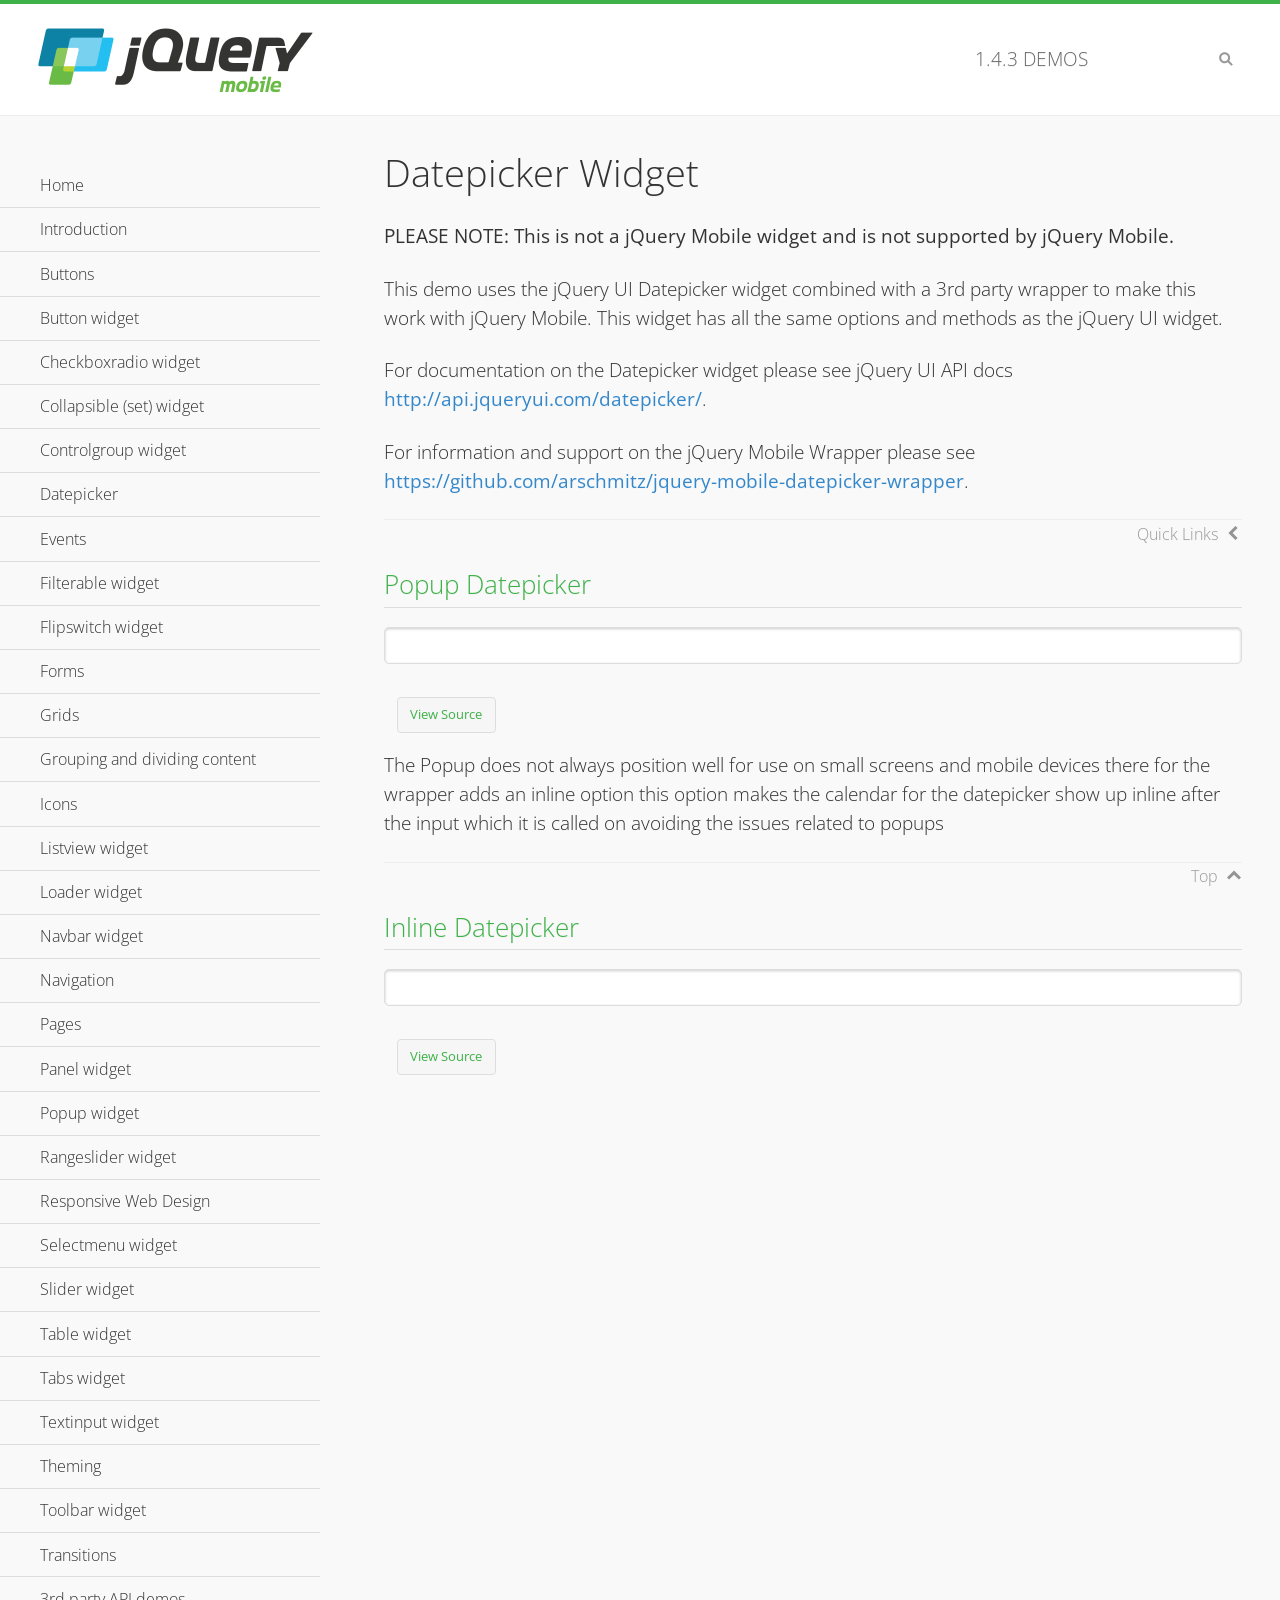
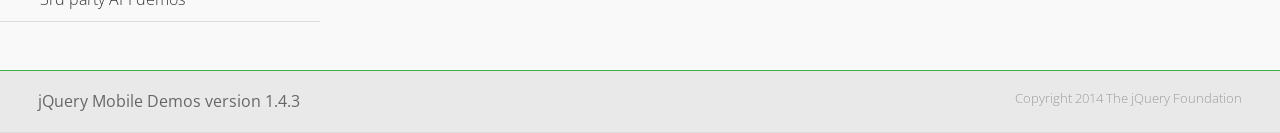
<file: lib/jquery.mobile-1.4.3/demos/datepicker/index.html>
<!DOCTYPE html>
<html>
<head>
	<meta charset="utf-8">
	<meta name="viewport" content="width=device-width, initial-scale=1">
	<title>Datepicker - jQuery Mobile Demos</title>
    <link rel="stylesheet" href="../css/themes/default/jquery.mobile-1.4.3.min.css">
    <link rel="stylesheet" href="../_assets/css/jqm-demos.css">
    <link rel="shortcut icon" href="../favicon.ico">
    <link rel="stylesheet" href="http://fonts.googleapis.com/css?family=Open+Sans:300,400,700">
    <link rel="stylesheet" href="http://rawgithub.com/arschmitz/jquery-mobile-datepicker-wrapper/v0.1.1/jquery.mobile.datepicker.css">
    <script src="../js/jquery.js"></script>
    <script src="../_assets/js/index.js"></script>
    <script src="../js/jquery.mobile-1.4.3.min.js"></script>
    <script src="http://rawgithub.com/jquery/jquery-ui/1.10.4/ui/jquery.ui.datepicker.js"></script>
    <script id="mobile-datepicker" src="http://rawgithub.com/arschmitz/jquery-mobile-datepicker-wrapper/v0.1.1/jquery.mobile.datepicker.js"></script>
</head>
<body>
<div data-role="page" class="jqm-demos" data-quicklinks="true">

    <div data-role="header" class="jqm-header">
		<h2><a href="../" title="jQuery Mobile Demos home"><img src="../_assets/img/jquery-logo.png" alt="jQuery Mobile"></a></h2>
		<p><span class="jqm-version"></span> Demos</p>
        <a href="#" class="jqm-navmenu-link ui-btn ui-btn-icon-notext ui-corner-all ui-icon-bars ui-nodisc-icon ui-alt-icon ui-btn-left">Menu</a>
        <a href="#" class="jqm-search-link ui-btn ui-btn-icon-notext ui-corner-all ui-icon-search ui-nodisc-icon ui-alt-icon ui-btn-right">Search</a>
    </div><!-- /header -->

    <div role="main" class="ui-content jqm-content">

        <h1>Datepicker Widget</h1>

        <p><strong>PLEASE NOTE: This is not a jQuery Mobile widget and is not supported by jQuery Mobile.</strong></p>

        <p>This demo uses the jQuery UI Datepicker widget combined with a 3rd party wrapper to make this work with jQuery Mobile. This widget has all the same options and methods as the jQuery UI widget.</p>

        <p>For documentation on the Datepicker widget please see jQuery UI API docs <a href="http://api.jqueryui.com/datepicker/">http://api.jqueryui.com/datepicker/</a>.</p>

        <p>For information and support on the jQuery Mobile Wrapper please see <a href="https://github.com/arschmitz/jquery-mobile-datepicker-wrapper">https://github.com/arschmitz/jquery-mobile-datepicker-wrapper</a>.</p>

        <h2>Popup Datepicker</h2>

        <div data-demo-html="true">
            <input type="text" data-role="date">
        </div>

        <p> The Popup does not always position well for use on small screens and mobile devices there for the wrapper adds an inline option this option makes the calendar for the datepicker show up inline after the input which it is called on avoiding the issues related to popups</p>

        <h2>Inline Datepicker</h2>

        <div data-demo-html="true">
            <input type="text" data-role="date" data-inline="true">
        </div>

	</div><!-- /content -->
	    <div data-role="panel" class="jqm-navmenu-panel" data-position="left" data-display="overlay" data-theme="a">
	    	<ul class="jqm-list ui-alt-icon ui-nodisc-icon">
<li data-filtertext="demos homepage" data-icon="home"><a href=".././">Home</a></li>
<li data-filtertext="introduction overview getting started"><a href="../intro/" data-ajax="false">Introduction</a></li>
<li data-filtertext="buttons button markup buttonmarkup method anchor link button element"><a href="../button-markup/" data-ajax="false">Buttons</a></li>
<li data-filtertext="form button widget input button submit reset"><a href="../button/" data-ajax="false">Button widget</a></li>
<li data-role="collapsible" data-enhanced="true" data-collapsed-icon="carat-d" data-expanded-icon="carat-u" data-iconpos="right" data-inset="false" class="ui-collapsible ui-collapsible-themed-content ui-collapsible-collapsed">
	<h3 class="ui-collapsible-heading ui-collapsible-heading-collapsed">
		<a href="#" class="ui-collapsible-heading-toggle ui-btn ui-btn-icon-right ui-btn-inherit ui-icon-carat-d">
		    Checkboxradio widget<span class="ui-collapsible-heading-status"> click to expand contents</span>
		</a>
	</h3>
	<div class="ui-collapsible-content ui-body-inherit ui-collapsible-content-collapsed" aria-hidden="true">
		<ul>
			<li data-filtertext="form checkboxradio widget checkbox input checkboxes controlgroups"><a href="../checkboxradio-checkbox/" data-ajax="false">Checkboxes</a></li>
			<li data-filtertext="form checkboxradio widget radio input radio buttons controlgroups"><a href="../checkboxradio-radio/" data-ajax="false">Radio buttons</a></li>
		</ul>
	</div>
</li>
<li data-role="collapsible" data-enhanced="true" data-collapsed-icon="carat-d" data-expanded-icon="carat-u" data-iconpos="right" data-inset="false" class="ui-collapsible ui-collapsible-themed-content ui-collapsible-collapsed">
	<h3 class="ui-collapsible-heading ui-collapsible-heading-collapsed">
		<a href="#" class="ui-collapsible-heading-toggle ui-btn ui-btn-icon-right ui-btn-inherit ui-icon-carat-d">
			Collapsible (set) widget<span class="ui-collapsible-heading-status"> click to expand contents</span>
		</a>
	</h3>
	<div class="ui-collapsible-content ui-body-inherit ui-collapsible-content-collapsed" aria-hidden="true">
		<ul>
			<li data-filtertext="collapsibles content formatting"><a href="../collapsible/" data-ajax="false">Collapsible</a></li>
			<li data-filtertext="dynamic collapsible set accordion append expand"><a href="../collapsible-dynamic/" data-ajax="false">Dynamic collapsibles</a></li>
			<li data-filtertext="accordions collapsible set widget content formatting grouped collapsibles"><a href="../collapsibleset/" data-ajax="false">Collapsible set</a></li>
		</ul>
	</div>
</li>
<li data-role="collapsible" data-enhanced="true" data-collapsed-icon="carat-d" data-expanded-icon="carat-u" data-iconpos="right" data-inset="false" class="ui-collapsible ui-collapsible-themed-content ui-collapsible-collapsed">
	<h3 class="ui-collapsible-heading ui-collapsible-heading-collapsed">
		<a href="#" class="ui-collapsible-heading-toggle ui-btn ui-btn-icon-right ui-btn-inherit ui-icon-carat-d">
			Controlgroup widget<span class="ui-collapsible-heading-status"> click to expand contents</span>
		</a>
	</h3>
	<div class="ui-collapsible-content ui-body-inherit ui-collapsible-content-collapsed" aria-hidden="true">
		<ul>
			<li data-filtertext="controlgroups selectmenu checkboxradio input grouped buttons horizontal vertical"><a href="../controlgroup/" data-ajax="false">Controlgroup</a></li>
			<li data-filtertext="dynamic controlgroup dynamically add buttons"><a href="../controlgroup-dynamic/" data-ajax="false">Dynamic controlgroups</a></li>
		</ul>
	</div>
</li>
<li data-filtertext="form datepicker widget date input"><a href="../datepicker/" data-ajax="false">Datepicker</a></li>
<li data-role="collapsible" data-enhanced="true" data-collapsed-icon="carat-d" data-expanded-icon="carat-u" data-iconpos="right" data-inset="false" class="ui-collapsible ui-collapsible-themed-content ui-collapsible-collapsed">
	<h3 class="ui-collapsible-heading ui-collapsible-heading-collapsed">
		<a href="#" class="ui-collapsible-heading-toggle ui-btn ui-btn-icon-right ui-btn-inherit ui-icon-carat-d">
			Events<span class="ui-collapsible-heading-status"> click to expand contents</span>
		</a>
	</h3>
	<div class="ui-collapsible-content ui-body-inherit ui-collapsible-content-collapsed" aria-hidden="true">
		<ul>
			<li data-filtertext="swipe to delete list items listviews swipe events"><a href="../swipe-list/" data-ajax="false">Swipe list items</a></li>
			<li data-filtertext="swipe to navigate swipe page navigation swipe events"><a href="../swipe-page/" data-ajax="false">Swipe page navigation</a></li>
		</ul>
	</div>
</li>
<li data-filtertext="filterable filter elements sorting searching listview table"><a href="../filterable/" data-ajax="false">Filterable widget</a></li>
<li data-filtertext="form flipswitch widget flip toggle switch binary select checkbox input"><a href="../flipswitch/" data-ajax="false">Flipswitch widget</a></li>
<li data-role="collapsible" data-enhanced="true" data-collapsed-icon="carat-d" data-expanded-icon="carat-u" data-iconpos="right" data-inset="false" class="ui-collapsible ui-collapsible-themed-content ui-collapsible-collapsed">
	<h3 class="ui-collapsible-heading ui-collapsible-heading-collapsed">
		<a href="#" class="ui-collapsible-heading-toggle ui-btn ui-btn-icon-right ui-btn-inherit ui-icon-carat-d">
			Forms<span class="ui-collapsible-heading-status"> click to expand contents</span>
		</a>
	</h3>
	<div class="ui-collapsible-content ui-body-inherit ui-collapsible-content-collapsed" aria-hidden="true">
		<ul>
			<li data-filtertext="forms text checkbox radio range button submit reset inputs selects textarea slider flipswitch label form elements"><a href="../forms/" data-ajax="false">Forms</a></li>
			<li data-filtertext="form hide labels hidden accessible ui-hidden-accessible forms"><a href="../forms-label-hidden-accessible/" data-ajax="false">Hide labels</a></li>
			<li data-filtertext="form field containers fieldcontain ui-field-contain forms"><a href="../forms-field-contain/" data-ajax="false">Field containers</a></li>
			<li data-filtertext="forms disabled form elements"><a href="../forms-disabled/" data-ajax="false">Forms disabled</a></li>
			<li data-filtertext="forms gallery examples overview forms text checkbox radio range button submit reset inputs selects textarea slider flipswitch label form elements"><a href="../forms-gallery/" data-ajax="false">Forms gallery</a></li>
		</ul>
	</div>
</li>
<li data-role="collapsible" data-enhanced="true" data-collapsed-icon="carat-d" data-expanded-icon="carat-u" data-iconpos="right" data-inset="false" class="ui-collapsible ui-collapsible-themed-content ui-collapsible-collapsed">
	<h3 class="ui-collapsible-heading ui-collapsible-heading-collapsed">
		<a href="#" class="ui-collapsible-heading-toggle ui-btn ui-btn-icon-right ui-btn-inherit ui-icon-carat-d">
			Grids<span class="ui-collapsible-heading-status"> click to expand contents</span>
		</a>
	</h3>
	<div class="ui-collapsible-content ui-body-inherit ui-collapsible-content-collapsed" aria-hidden="true">
		<ul>
			<li data-filtertext="grids columns blocks content formatting rwd responsive css framework"><a href="../grids/" data-ajax="false">Grids</a></li>
			<li data-filtertext="buttons in grids css framework"><a href="../grids-buttons/" data-ajax="false">Buttons in grids</a></li>
			<li data-filtertext="custom responsive grids rwd css framework"><a href="../grids-custom-responsive/" data-ajax="false">Custom responsive grids</a></li>
		</ul>
	</div>
</li>
<li data-filtertext="blocks content formatting sections heading"><a href="../body-bar-classes/" data-ajax="false">Grouping and dividing content</a></li>
<li data-role="collapsible" data-enhanced="true" data-collapsed-icon="carat-d" data-expanded-icon="carat-u" data-iconpos="right" data-inset="false" class="ui-collapsible ui-collapsible-themed-content ui-collapsible-collapsed">
	<h3 class="ui-collapsible-heading ui-collapsible-heading-collapsed">
		<a href="#" class="ui-collapsible-heading-toggle ui-btn ui-btn-icon-right ui-btn-inherit ui-icon-carat-d">
			Icons<span class="ui-collapsible-heading-status"> click to expand contents</span>
		</a>
	</h3>
	<div class="ui-collapsible-content ui-body-inherit ui-collapsible-content-collapsed" aria-hidden="true">
		<ul>
			<li data-filtertext="button icons svg disc alt custom icon position"><a href="../icons/" data-ajax="false">Icons</a></li>
			<li data-filtertext=""><a href="../icons-grunticon/" data-ajax="false">Grunticon loader</a></li>
		</ul>
	</div>
</li>
<li data-role="collapsible" data-enhanced="true" data-collapsed-icon="carat-d" data-expanded-icon="carat-u" data-iconpos="right" data-inset="false" class="ui-collapsible ui-collapsible-themed-content ui-collapsible-collapsed">
	<h3 class="ui-collapsible-heading ui-collapsible-heading-collapsed">
		<a href="#" class="ui-collapsible-heading-toggle ui-btn ui-btn-icon-right ui-btn-inherit ui-icon-carat-d">
			Listview widget<span class="ui-collapsible-heading-status"> click to expand contents</span>
		</a>
	</h3>
	<div class="ui-collapsible-content ui-body-inherit ui-collapsible-content-collapsed" aria-hidden="true">
		<ul>
			<li data-filtertext="listview widget thumbnails icons nested split button collapsible ul ol"><a href="../listview/" data-ajax="false">Listview</a></li>
			<li data-filtertext="autocomplete filterable reveal listview filtertextbeforefilter placeholder"><a href="../listview-autocomplete/" data-ajax="false">Listview autocomplete</a></li>
			<li data-filtertext="autocomplete filterable reveal listview remote data filtertextbeforefilter placeholder"><a href="../listview-autocomplete-remote/" data-ajax="false">Listview autocomplete remote data</a></li>
			<li data-filtertext="autodividers anchor jump scroll linkbars listview lists ul ol"><a href="../listview-autodividers-linkbar/" data-ajax="false">Listview autodividers linkbar</a></li>
			<li data-filtertext="listview autodividers selector autodividersselector lists ul ol"><a href="../listview-autodividers-selector/" data-ajax="false">Listview autodividers selector</a></li>
			<li data-filtertext="listview nested list items"><a href="../listview-nested-lists/" data-ajax="false">Nested Listviews</a></li>
			<li data-filtertext="listview collapsible list items flat"><a href="../listview-collapsible-item-flat/" data-ajax="false">Listview collapsible list items (flat)</a></li>
			<li data-filtertext="listview collapsible list indented"><a href="../listview-collapsible-item-indented/" data-ajax="false">Listview collapsible list items (indented)</a></li>
			<li data-filtertext="grid listview responsive grids responsive listviews lists ul"><a href="../listview-grid/" data-ajax="false">Listview responsive grid</a></li>
		</ul>
	</div>
</li>
<li data-filtertext="loader widget page loading navigation overlay spinner"><a href="../loader/" data-ajax="false">Loader widget</a></li>
<li data-filtertext="navbar widget navmenu toolbars header footer"><a href="../navbar/" data-ajax="false">Navbar widget</a></li>
<li data-role="collapsible" data-enhanced="true" data-collapsed-icon="carat-d" data-expanded-icon="carat-u" data-iconpos="right" data-inset="false" class="ui-collapsible ui-collapsible-themed-content ui-collapsible-collapsed">
	<h3 class="ui-collapsible-heading ui-collapsible-heading-collapsed">
		<a href="#" class="ui-collapsible-heading-toggle ui-btn ui-btn-icon-right ui-btn-inherit ui-icon-carat-d">
			Navigation<span class="ui-collapsible-heading-status"> click to expand contents</span>
		</a>
	</h3>
	<div class="ui-collapsible-content ui-body-inherit ui-collapsible-content-collapsed" aria-hidden="true">
		<ul>
			<li data-filtertext="ajax navigation navigate widget history event method"><a href="../navigation/" data-ajax="false">Navigation</a></li>
			<li data-filtertext="linking pages page links navigation ajax prefetch cache"><a href="../navigation-linking-pages/" data-ajax="false">Linking pages</a></li>
			<!-- <li data-filtertext="php redirect server redirection server-side navigation"><a href="../navigation-php-redirect/" data-ajax="false">PHP redirect demo</a></li>-->
			<li data-filtertext="navigation redirection hash query"><a href="../navigation-hash-processing/" data-ajax="false">Hash processing demo</a></li>
			<li data-filtertext="navigation redirection hash query"><a href="../page-events/" data-ajax="false">Page Navigation Events</a></li>
		</ul>
	</div>
</li>
<li data-role="collapsible" data-enhanced="true" data-collapsed-icon="carat-d" data-expanded-icon="carat-u" data-iconpos="right" data-inset="false" class="ui-collapsible ui-collapsible-themed-content ui-collapsible-collapsed">
	<h3 class="ui-collapsible-heading ui-collapsible-heading-collapsed">
		<a href="#" class="ui-collapsible-heading-toggle ui-btn ui-btn-icon-right ui-btn-inherit ui-icon-carat-d">
			Pages<span class="ui-collapsible-heading-status"> click to expand contents</span>
		</a>
	</h3>
	<div class="ui-collapsible-content ui-body-inherit ui-collapsible-content-collapsed" aria-hidden="true">
		<ul>
			<li data-filtertext="pages page widget ajax navigation"><a href="../pages/" data-ajax="false">Pages</a></li>
			<li data-filtertext="single page"><a href="../pages-single-page/" data-ajax="false">Single page</a></li>
			<li data-filtertext="multipage multi-page page"><a href="../pages-multi-page/" data-ajax="false">Multi-page template</a></li>
			<li data-filtertext="dialog page widget modal popup"><a href="../pages-dialog/" data-ajax="false">Dialog page</a></li>
		</ul>
	</div>
</li>
<li data-role="collapsible" data-enhanced="true" data-collapsed-icon="carat-d" data-expanded-icon="carat-u" data-iconpos="right" data-inset="false" class="ui-collapsible ui-collapsible-themed-content ui-collapsible-collapsed">
	<h3 class="ui-collapsible-heading ui-collapsible-heading-collapsed">
		<a href="#" class="ui-collapsible-heading-toggle ui-btn ui-btn-icon-right ui-btn-inherit ui-icon-carat-d">
			Panel widget<span class="ui-collapsible-heading-status"> click to expand contents</span>
		</a>
	</h3>
	<div class="ui-collapsible-content ui-body-inherit ui-collapsible-content-collapsed" aria-hidden="true">
		<ul>
			<li data-filtertext="panel widget sliding panels reveal push overlay responsive"><a href="../panel/" data-ajax="false">Panel</a></li>
			<li data-filtertext=""><a href="../panel-external/" data-ajax="false">External panels</a></li>
			<li data-filtertext="panel "><a href="../panel-fixed/" data-ajax="false">Fixed panels</a></li>
			<li data-filtertext="panel slide panels sliding panels shadow rwd responsive breakpoint"><a href="../panel-responsive/" data-ajax="false">Panels responsive</a></li>
			<li data-filtertext="panel custom style custom panel width reveal shadow listview panel styling page background wrapper"><a href="../panel-styling/" data-ajax="false">Custom panel style</a></li>
			<li data-filtertext="panel open on swipe"><a href="../panel-swipe-open/" data-ajax="false">Panel open on swipe</a></li>
			<li data-filtertext="panels outside page internal external toolbars"><a href="../panel-external-internal/" data-ajax="false">Panel external and internal</a></li>
		</ul>
	</div>
</li>
<li data-role="collapsible" data-enhanced="true" data-collapsed-icon="carat-d" data-expanded-icon="carat-u" data-iconpos="right" data-inset="false" class="ui-collapsible ui-collapsible-themed-content ui-collapsible-collapsed">
	<h3 class="ui-collapsible-heading ui-collapsible-heading-collapsed">
		<a href="#" class="ui-collapsible-heading-toggle ui-btn ui-btn-icon-right ui-btn-inherit ui-icon-carat-d">
			Popup widget<span class="ui-collapsible-heading-status"> click to expand contents</span>
		</a>
	</h3>
	<div class="ui-collapsible-content ui-body-inherit ui-collapsible-content-collapsed" aria-hidden="true">
		<ul>
			<li data-filtertext="popup widget popups dialog modal transition tooltip lightbox form overlay screen flip pop fade transition"><a href="../popup/" data-ajax="false">Popup</a></li>
			<li data-filtertext="popup alignment position"><a href="../popup-alignment/" data-ajax="false">Popup alignment</a></li>
			<li data-filtertext="popup arrow size popups popover"><a href="../popup-arrow-size/" data-ajax="false">Popup arrow size</a></li>
			<li data-filtertext="dynamic popups popup images lightbox"><a href="../popup-dynamic/" data-ajax="false">Dynamic popups</a></li>
			<li data-filtertext="popups with iframes scaling"><a href="../popup-iframe/" data-ajax="false">Popups with iframes</a></li>
			<li data-filtertext="popup image scaling"><a href="../popup-image-scaling/" data-ajax="false">Popup image scaling</a></li>
			<li data-filtertext="external popup outside multi-page"><a href="../popup-outside-multipage/" data-ajax="false">Popup outside multi-page</a></li>
		</ul>
	</div>
</li>
<li data-filtertext="form rangeslider widget dual sliders dual handle sliders range input"><a href="../rangeslider/" data-ajax="false">Rangeslider widget</a></li>
<li data-filtertext="responsive web design rwd adaptive progressive enhancement PE accessible mobile breakpoints media query media queries"><a href="../rwd/" data-ajax="false">Responsive Web Design</a></li>
<li data-role="collapsible" data-enhanced="true" data-collapsed-icon="carat-d" data-expanded-icon="carat-u" data-iconpos="right" data-inset="false" class="ui-collapsible ui-collapsible-themed-content ui-collapsible-collapsed">
	<h3 class="ui-collapsible-heading ui-collapsible-heading-collapsed">
		<a href="#" class="ui-collapsible-heading-toggle ui-btn ui-btn-icon-right ui-btn-inherit ui-icon-carat-d">
			Selectmenu widget<span class="ui-collapsible-heading-status"> click to expand contents</span>
		</a>
	</h3>
	<div class="ui-collapsible-content ui-body-inherit ui-collapsible-content-collapsed" aria-hidden="true">
		<ul>
			<li data-filtertext="form selectmenu widget select input custom select menu selects"><a href="../selectmenu/" data-ajax="false">Selectmenu</a></li>
			<li data-filtertext="form custom select menu selectmenu widget custom menu option optgroup multiple selects"><a href="../selectmenu-custom/" data-ajax="false">Custom select menu</a></li>
			<li data-filtertext="filterable select filter popup dialog"><a href="../selectmenu-custom-filter/" data-ajax="false">Custom select menu with filter</a></li>
		</ul>
	</div>
</li>
<li data-role="collapsible" data-enhanced="true" data-collapsed-icon="carat-d" data-expanded-icon="carat-u" data-iconpos="right" data-inset="false" class="ui-collapsible ui-collapsible-themed-content ui-collapsible-collapsed">
	<h3 class="ui-collapsible-heading ui-collapsible-heading-collapsed">
		<a href="#" class="ui-collapsible-heading-toggle ui-btn ui-btn-icon-right ui-btn-inherit ui-icon-carat-d">
			Slider widget<span class="ui-collapsible-heading-status"> click to expand contents</span>
		</a>
	</h3>
	<div class="ui-collapsible-content ui-body-inherit ui-collapsible-content-collapsed" aria-hidden="true">
		<ul>
			<li data-filtertext="form slider widget range input single sliders"><a href="../slider/" data-ajax="false">Slider</a></li>
			<li data-filtertext="form slider widget flipswitch slider binary select flip toggle switch"><a href="../slider-flipswitch/" data-ajax="false">Slider flip toggle switch</a></li>
			<li data-filtertext="form slider tooltip handle value input range sliders"><a href="../slider-tooltip/" data-ajax="false">Slider tooltip</a></li>
		</ul>
	</div>
</li>
<li data-role="collapsible" data-enhanced="true" data-collapsed-icon="carat-d" data-expanded-icon="carat-u" data-iconpos="right" data-inset="false" class="ui-collapsible ui-collapsible-themed-content ui-collapsible-collapsed">
	<h3 class="ui-collapsible-heading ui-collapsible-heading-collapsed">
		<a href="#" class="ui-collapsible-heading-toggle ui-btn ui-btn-icon-right ui-btn-inherit ui-icon-carat-d">
			Table widget<span class="ui-collapsible-heading-status"> click to expand contents</span>
		</a>
	</h3>
	<div class="ui-collapsible-content ui-body-inherit ui-collapsible-content-collapsed" aria-hidden="true">
		<ul>
			<li data-filtertext="table widget reflow column toggle th td responsive tables rwd hide show tabular"><a href="../table-column-toggle/" data-ajax="false">Table Column Toggle</a></li>
			<li data-filtertext="table column toggle phone comparison demo"><a href="../table-column-toggle-example/" data-ajax="false">Table Column Toggle demo</a></li>
			<li data-filtertext="responsive tables table column toggle heading groups rwd breakpoint"><a href="../table-column-toggle-heading-groups/" data-ajax="false">Table Column Toggle heading groups</a></li>
			<li data-filtertext="responsive tables table column toggle hide rwd breakpoint customization options"><a href="../table-column-toggle-options/" data-ajax="false">Table Column Toggle options</a></li>
			<li data-filtertext="table reflow th td responsive rwd columns tabular"><a href="../table-reflow/" data-ajax="false">Table Reflow</a></li>
			<li data-filtertext="responsive tables table reflow heading groups rwd breakpoint"><a href="../table-reflow-heading-groups/" data-ajax="false">Table Reflow heading groups</a></li>
			<li data-filtertext="responsive tables table reflow stripes strokes table style"><a href="../table-reflow-stripes-strokes/" data-ajax="false">Table Reflow stripes and strokes</a></li>
			<li data-filtertext="responsive tables table reflow stack custom styles"><a href="../table-reflow-styling/" data-ajax="false">Table Reflow custom styles</a></li>
		</ul>
	</div>
</li>
<li data-filtertext="ui tabs widget"><a href="../tabs/" data-ajax="false">Tabs widget</a></li>
<li data-filtertext="form textinput widget text input textarea number date time tel email file color password"><a href="../textinput/" data-ajax="false">Textinput widget</a></li>
<li data-role="collapsible" data-enhanced="true" data-collapsed-icon="carat-d" data-expanded-icon="carat-u" data-iconpos="right" data-inset="false" class="ui-collapsible ui-collapsible-themed-content ui-collapsible-collapsed">
	<h3 class="ui-collapsible-heading ui-collapsible-heading-collapsed">
		<a href="#" class="ui-collapsible-heading-toggle ui-btn ui-btn-icon-right ui-btn-inherit ui-icon-carat-d">
			Theming<span class="ui-collapsible-heading-status"> click to expand contents</span>
		</a>
	</h3>
	<div class="ui-collapsible-content ui-body-inherit ui-collapsible-content-collapsed" aria-hidden="true">
		<ul>
			<li data-filtertext="default theme swatches theming style css"><a href="../theme-default/" data-ajax="false">Default theme</a></li>
			<li data-filtertext="classic theme old theme swatches theming style css"><a href="../theme-classic/" data-ajax="false">Classic theme</a></li>
		</ul>
	</div>
</li>
<li data-role="collapsible" data-enhanced="true" data-collapsed-icon="carat-d" data-expanded-icon="carat-u" data-iconpos="right" data-inset="false" class="ui-collapsible ui-collapsible-themed-content ui-collapsible-collapsed">
	<h3 class="ui-collapsible-heading ui-collapsible-heading-collapsed">
		<a href="#" class="ui-collapsible-heading-toggle ui-btn ui-btn-icon-right ui-btn-inherit ui-icon-carat-d">
			Toolbar widget<span class="ui-collapsible-heading-status"> click to expand contents</span>
		</a>
	</h3>
	<div class="ui-collapsible-content ui-body-inherit ui-collapsible-content-collapsed" aria-hidden="true">
		<ul>
			<li data-filtertext="toolbar widget header footer toolbars fixed fullscreen external sections"><a href="../toolbar/" data-ajax="false">Toolbar</a></li>
			<li data-filtertext="dynamic toolbars dynamically add toolbar header footer"><a href="../toolbar-dynamic/" data-ajax="false">Dynamic toolbars</a></li>
			<li data-filtertext="external toolbars header footer"><a href="../toolbar-external/" data-ajax="false">External toolbars</a></li>
			<li data-filtertext="fixed toolbars header footer"><a href="../toolbar-fixed/" data-ajax="false">Fixed toolbars</a></li>
			<li data-filtertext="fixed fullscreen toolbars header footer"><a href="../toolbar-fixed-fullscreen/" data-ajax="false">Fullscreen toolbars</a></li>
			<li data-filtertext="external fixed toolbars header footer"><a href="../toolbar-fixed-external/" data-ajax="false">Fixed external toolbars</a></li>
			<li data-filtertext="external persistent toolbars header footer navbar navmenu"><a href="../toolbar-fixed-persistent/" data-ajax="false">Persistent toolbars</a></li>
			<li data-filtertext="external ajax optimized toolbars persistent toolbars header footer navbar"><a href="../toolbar-fixed-persistent-optimized/" data-ajax="false">Ajax optimized toolbars</a></li>
			<li data-filtertext="form in toolbars header footer"><a href="../toolbar-fixed-forms/" data-ajax="false">Form in toolbar</a></li>
		</ul>
	</div>
</li>
<li data-filtertext="page transitions animated pages popup navigation flip slide fade pop"><a href="../transitions/" data-ajax="false">Transitions</a></li>
<li data-role="collapsible" data-enhanced="true" data-collapsed-icon="carat-d" data-expanded-icon="carat-u" data-iconpos="right" data-inset="false" class="ui-collapsible ui-collapsible-themed-content ui-collapsible-collapsed">
	<h3 class="ui-collapsible-heading ui-collapsible-heading-collapsed">
		<a href="#" class="ui-collapsible-heading-toggle ui-btn ui-btn-icon-right ui-btn-inherit ui-icon-carat-d">
			3rd party API demos<span class="ui-collapsible-heading-status"> click to expand contents</span>
		</a>
	</h3>
	<div class="ui-collapsible-content ui-body-inherit ui-collapsible-content-collapsed" aria-hidden="true">
		<ul>
			<li data-filtertext="backbone requirejs navigation router"><a href="../backbone-requirejs/" data-ajax="false">Backbone RequireJS</a></li>
			<li data-filtertext="google maps geolocation demo"><a href="../map-geolocation/" data-ajax="false">Google Maps geolocation</a></li>
			<li data-filtertext="google maps hybrid"><a href="../map-list-toggle/" data-ajax="false">Google Maps list toggle</a></li>
		</ul>
	</div>
</li>



		     </ul>
		</div><!-- /panel -->


	<div data-role="footer" data-position="fixed" data-tap-toggle="false" class="jqm-footer">
		<p>jQuery Mobile Demos version <span class="jqm-version"></span></p>
		<p>Copyright 2014 The jQuery Foundation</p>
	</div><!-- /footer -->
	<!-- TODO: This should become an external panel so we can add input to markup (unique ID) -->
    <div data-role="panel" class="jqm-search-panel" data-position="right" data-display="overlay" data-theme="a">
		<div class="jqm-search">
			<ul class="jqm-list" data-filter-placeholder="Search demos..." data-filter-reveal="true">
<li data-filtertext="demos homepage" data-icon="home"><a href=".././">Home</a></li>
<li data-filtertext="introduction overview getting started"><a href="../intro/" data-ajax="false">Introduction</a></li>
<li data-filtertext="buttons button markup buttonmarkup method anchor link button element"><a href="../button-markup/" data-ajax="false">Buttons</a></li>
<li data-filtertext="form button widget input button submit reset"><a href="../button/" data-ajax="false">Button widget</a></li>
<li data-role="collapsible" data-enhanced="true" data-collapsed-icon="carat-d" data-expanded-icon="carat-u" data-iconpos="right" data-inset="false" class="ui-collapsible ui-collapsible-themed-content ui-collapsible-collapsed">
	<h3 class="ui-collapsible-heading ui-collapsible-heading-collapsed">
		<a href="#" class="ui-collapsible-heading-toggle ui-btn ui-btn-icon-right ui-btn-inherit ui-icon-carat-d">
		    Checkboxradio widget<span class="ui-collapsible-heading-status"> click to expand contents</span>
		</a>
	</h3>
	<div class="ui-collapsible-content ui-body-inherit ui-collapsible-content-collapsed" aria-hidden="true">
		<ul>
			<li data-filtertext="form checkboxradio widget checkbox input checkboxes controlgroups"><a href="../checkboxradio-checkbox/" data-ajax="false">Checkboxes</a></li>
			<li data-filtertext="form checkboxradio widget radio input radio buttons controlgroups"><a href="../checkboxradio-radio/" data-ajax="false">Radio buttons</a></li>
		</ul>
	</div>
</li>
<li data-role="collapsible" data-enhanced="true" data-collapsed-icon="carat-d" data-expanded-icon="carat-u" data-iconpos="right" data-inset="false" class="ui-collapsible ui-collapsible-themed-content ui-collapsible-collapsed">
	<h3 class="ui-collapsible-heading ui-collapsible-heading-collapsed">
		<a href="#" class="ui-collapsible-heading-toggle ui-btn ui-btn-icon-right ui-btn-inherit ui-icon-carat-d">
			Collapsible (set) widget<span class="ui-collapsible-heading-status"> click to expand contents</span>
		</a>
	</h3>
	<div class="ui-collapsible-content ui-body-inherit ui-collapsible-content-collapsed" aria-hidden="true">
		<ul>
			<li data-filtertext="collapsibles content formatting"><a href="../collapsible/" data-ajax="false">Collapsible</a></li>
			<li data-filtertext="dynamic collapsible set accordion append expand"><a href="../collapsible-dynamic/" data-ajax="false">Dynamic collapsibles</a></li>
			<li data-filtertext="accordions collapsible set widget content formatting grouped collapsibles"><a href="../collapsibleset/" data-ajax="false">Collapsible set</a></li>
		</ul>
	</div>
</li>
<li data-role="collapsible" data-enhanced="true" data-collapsed-icon="carat-d" data-expanded-icon="carat-u" data-iconpos="right" data-inset="false" class="ui-collapsible ui-collapsible-themed-content ui-collapsible-collapsed">
	<h3 class="ui-collapsible-heading ui-collapsible-heading-collapsed">
		<a href="#" class="ui-collapsible-heading-toggle ui-btn ui-btn-icon-right ui-btn-inherit ui-icon-carat-d">
			Controlgroup widget<span class="ui-collapsible-heading-status"> click to expand contents</span>
		</a>
	</h3>
	<div class="ui-collapsible-content ui-body-inherit ui-collapsible-content-collapsed" aria-hidden="true">
		<ul>
			<li data-filtertext="controlgroups selectmenu checkboxradio input grouped buttons horizontal vertical"><a href="../controlgroup/" data-ajax="false">Controlgroup</a></li>
			<li data-filtertext="dynamic controlgroup dynamically add buttons"><a href="../controlgroup-dynamic/" data-ajax="false">Dynamic controlgroups</a></li>
		</ul>
	</div>
</li>
<li data-filtertext="form datepicker widget date input"><a href="../datepicker/" data-ajax="false">Datepicker</a></li>
<li data-role="collapsible" data-enhanced="true" data-collapsed-icon="carat-d" data-expanded-icon="carat-u" data-iconpos="right" data-inset="false" class="ui-collapsible ui-collapsible-themed-content ui-collapsible-collapsed">
	<h3 class="ui-collapsible-heading ui-collapsible-heading-collapsed">
		<a href="#" class="ui-collapsible-heading-toggle ui-btn ui-btn-icon-right ui-btn-inherit ui-icon-carat-d">
			Events<span class="ui-collapsible-heading-status"> click to expand contents</span>
		</a>
	</h3>
	<div class="ui-collapsible-content ui-body-inherit ui-collapsible-content-collapsed" aria-hidden="true">
		<ul>
			<li data-filtertext="swipe to delete list items listviews swipe events"><a href="../swipe-list/" data-ajax="false">Swipe list items</a></li>
			<li data-filtertext="swipe to navigate swipe page navigation swipe events"><a href="../swipe-page/" data-ajax="false">Swipe page navigation</a></li>
		</ul>
	</div>
</li>
<li data-filtertext="filterable filter elements sorting searching listview table"><a href="../filterable/" data-ajax="false">Filterable widget</a></li>
<li data-filtertext="form flipswitch widget flip toggle switch binary select checkbox input"><a href="../flipswitch/" data-ajax="false">Flipswitch widget</a></li>
<li data-role="collapsible" data-enhanced="true" data-collapsed-icon="carat-d" data-expanded-icon="carat-u" data-iconpos="right" data-inset="false" class="ui-collapsible ui-collapsible-themed-content ui-collapsible-collapsed">
	<h3 class="ui-collapsible-heading ui-collapsible-heading-collapsed">
		<a href="#" class="ui-collapsible-heading-toggle ui-btn ui-btn-icon-right ui-btn-inherit ui-icon-carat-d">
			Forms<span class="ui-collapsible-heading-status"> click to expand contents</span>
		</a>
	</h3>
	<div class="ui-collapsible-content ui-body-inherit ui-collapsible-content-collapsed" aria-hidden="true">
		<ul>
			<li data-filtertext="forms text checkbox radio range button submit reset inputs selects textarea slider flipswitch label form elements"><a href="../forms/" data-ajax="false">Forms</a></li>
			<li data-filtertext="form hide labels hidden accessible ui-hidden-accessible forms"><a href="../forms-label-hidden-accessible/" data-ajax="false">Hide labels</a></li>
			<li data-filtertext="form field containers fieldcontain ui-field-contain forms"><a href="../forms-field-contain/" data-ajax="false">Field containers</a></li>
			<li data-filtertext="forms disabled form elements"><a href="../forms-disabled/" data-ajax="false">Forms disabled</a></li>
			<li data-filtertext="forms gallery examples overview forms text checkbox radio range button submit reset inputs selects textarea slider flipswitch label form elements"><a href="../forms-gallery/" data-ajax="false">Forms gallery</a></li>
		</ul>
	</div>
</li>
<li data-role="collapsible" data-enhanced="true" data-collapsed-icon="carat-d" data-expanded-icon="carat-u" data-iconpos="right" data-inset="false" class="ui-collapsible ui-collapsible-themed-content ui-collapsible-collapsed">
	<h3 class="ui-collapsible-heading ui-collapsible-heading-collapsed">
		<a href="#" class="ui-collapsible-heading-toggle ui-btn ui-btn-icon-right ui-btn-inherit ui-icon-carat-d">
			Grids<span class="ui-collapsible-heading-status"> click to expand contents</span>
		</a>
	</h3>
	<div class="ui-collapsible-content ui-body-inherit ui-collapsible-content-collapsed" aria-hidden="true">
		<ul>
			<li data-filtertext="grids columns blocks content formatting rwd responsive css framework"><a href="../grids/" data-ajax="false">Grids</a></li>
			<li data-filtertext="buttons in grids css framework"><a href="../grids-buttons/" data-ajax="false">Buttons in grids</a></li>
			<li data-filtertext="custom responsive grids rwd css framework"><a href="../grids-custom-responsive/" data-ajax="false">Custom responsive grids</a></li>
		</ul>
	</div>
</li>
<li data-filtertext="blocks content formatting sections heading"><a href="../body-bar-classes/" data-ajax="false">Grouping and dividing content</a></li>
<li data-role="collapsible" data-enhanced="true" data-collapsed-icon="carat-d" data-expanded-icon="carat-u" data-iconpos="right" data-inset="false" class="ui-collapsible ui-collapsible-themed-content ui-collapsible-collapsed">
	<h3 class="ui-collapsible-heading ui-collapsible-heading-collapsed">
		<a href="#" class="ui-collapsible-heading-toggle ui-btn ui-btn-icon-right ui-btn-inherit ui-icon-carat-d">
			Icons<span class="ui-collapsible-heading-status"> click to expand contents</span>
		</a>
	</h3>
	<div class="ui-collapsible-content ui-body-inherit ui-collapsible-content-collapsed" aria-hidden="true">
		<ul>
			<li data-filtertext="button icons svg disc alt custom icon position"><a href="../icons/" data-ajax="false">Icons</a></li>
			<li data-filtertext=""><a href="../icons-grunticon/" data-ajax="false">Grunticon loader</a></li>
		</ul>
	</div>
</li>
<li data-role="collapsible" data-enhanced="true" data-collapsed-icon="carat-d" data-expanded-icon="carat-u" data-iconpos="right" data-inset="false" class="ui-collapsible ui-collapsible-themed-content ui-collapsible-collapsed">
	<h3 class="ui-collapsible-heading ui-collapsible-heading-collapsed">
		<a href="#" class="ui-collapsible-heading-toggle ui-btn ui-btn-icon-right ui-btn-inherit ui-icon-carat-d">
			Listview widget<span class="ui-collapsible-heading-status"> click to expand contents</span>
		</a>
	</h3>
	<div class="ui-collapsible-content ui-body-inherit ui-collapsible-content-collapsed" aria-hidden="true">
		<ul>
			<li data-filtertext="listview widget thumbnails icons nested split button collapsible ul ol"><a href="../listview/" data-ajax="false">Listview</a></li>
			<li data-filtertext="autocomplete filterable reveal listview filtertextbeforefilter placeholder"><a href="../listview-autocomplete/" data-ajax="false">Listview autocomplete</a></li>
			<li data-filtertext="autocomplete filterable reveal listview remote data filtertextbeforefilter placeholder"><a href="../listview-autocomplete-remote/" data-ajax="false">Listview autocomplete remote data</a></li>
			<li data-filtertext="autodividers anchor jump scroll linkbars listview lists ul ol"><a href="../listview-autodividers-linkbar/" data-ajax="false">Listview autodividers linkbar</a></li>
			<li data-filtertext="listview autodividers selector autodividersselector lists ul ol"><a href="../listview-autodividers-selector/" data-ajax="false">Listview autodividers selector</a></li>
			<li data-filtertext="listview nested list items"><a href="../listview-nested-lists/" data-ajax="false">Nested Listviews</a></li>
			<li data-filtertext="listview collapsible list items flat"><a href="../listview-collapsible-item-flat/" data-ajax="false">Listview collapsible list items (flat)</a></li>
			<li data-filtertext="listview collapsible list indented"><a href="../listview-collapsible-item-indented/" data-ajax="false">Listview collapsible list items (indented)</a></li>
			<li data-filtertext="grid listview responsive grids responsive listviews lists ul"><a href="../listview-grid/" data-ajax="false">Listview responsive grid</a></li>
		</ul>
	</div>
</li>
<li data-filtertext="loader widget page loading navigation overlay spinner"><a href="../loader/" data-ajax="false">Loader widget</a></li>
<li data-filtertext="navbar widget navmenu toolbars header footer"><a href="../navbar/" data-ajax="false">Navbar widget</a></li>
<li data-role="collapsible" data-enhanced="true" data-collapsed-icon="carat-d" data-expanded-icon="carat-u" data-iconpos="right" data-inset="false" class="ui-collapsible ui-collapsible-themed-content ui-collapsible-collapsed">
	<h3 class="ui-collapsible-heading ui-collapsible-heading-collapsed">
		<a href="#" class="ui-collapsible-heading-toggle ui-btn ui-btn-icon-right ui-btn-inherit ui-icon-carat-d">
			Navigation<span class="ui-collapsible-heading-status"> click to expand contents</span>
		</a>
	</h3>
	<div class="ui-collapsible-content ui-body-inherit ui-collapsible-content-collapsed" aria-hidden="true">
		<ul>
			<li data-filtertext="ajax navigation navigate widget history event method"><a href="../navigation/" data-ajax="false">Navigation</a></li>
			<li data-filtertext="linking pages page links navigation ajax prefetch cache"><a href="../navigation-linking-pages/" data-ajax="false">Linking pages</a></li>
			<!-- <li data-filtertext="php redirect server redirection server-side navigation"><a href="../navigation-php-redirect/" data-ajax="false">PHP redirect demo</a></li>-->
			<li data-filtertext="navigation redirection hash query"><a href="../navigation-hash-processing/" data-ajax="false">Hash processing demo</a></li>
			<li data-filtertext="navigation redirection hash query"><a href="../page-events/" data-ajax="false">Page Navigation Events</a></li>
		</ul>
	</div>
</li>
<li data-role="collapsible" data-enhanced="true" data-collapsed-icon="carat-d" data-expanded-icon="carat-u" data-iconpos="right" data-inset="false" class="ui-collapsible ui-collapsible-themed-content ui-collapsible-collapsed">
	<h3 class="ui-collapsible-heading ui-collapsible-heading-collapsed">
		<a href="#" class="ui-collapsible-heading-toggle ui-btn ui-btn-icon-right ui-btn-inherit ui-icon-carat-d">
			Pages<span class="ui-collapsible-heading-status"> click to expand contents</span>
		</a>
	</h3>
	<div class="ui-collapsible-content ui-body-inherit ui-collapsible-content-collapsed" aria-hidden="true">
		<ul>
			<li data-filtertext="pages page widget ajax navigation"><a href="../pages/" data-ajax="false">Pages</a></li>
			<li data-filtertext="single page"><a href="../pages-single-page/" data-ajax="false">Single page</a></li>
			<li data-filtertext="multipage multi-page page"><a href="../pages-multi-page/" data-ajax="false">Multi-page template</a></li>
			<li data-filtertext="dialog page widget modal popup"><a href="../pages-dialog/" data-ajax="false">Dialog page</a></li>
		</ul>
	</div>
</li>
<li data-role="collapsible" data-enhanced="true" data-collapsed-icon="carat-d" data-expanded-icon="carat-u" data-iconpos="right" data-inset="false" class="ui-collapsible ui-collapsible-themed-content ui-collapsible-collapsed">
	<h3 class="ui-collapsible-heading ui-collapsible-heading-collapsed">
		<a href="#" class="ui-collapsible-heading-toggle ui-btn ui-btn-icon-right ui-btn-inherit ui-icon-carat-d">
			Panel widget<span class="ui-collapsible-heading-status"> click to expand contents</span>
		</a>
	</h3>
	<div class="ui-collapsible-content ui-body-inherit ui-collapsible-content-collapsed" aria-hidden="true">
		<ul>
			<li data-filtertext="panel widget sliding panels reveal push overlay responsive"><a href="../panel/" data-ajax="false">Panel</a></li>
			<li data-filtertext=""><a href="../panel-external/" data-ajax="false">External panels</a></li>
			<li data-filtertext="panel "><a href="../panel-fixed/" data-ajax="false">Fixed panels</a></li>
			<li data-filtertext="panel slide panels sliding panels shadow rwd responsive breakpoint"><a href="../panel-responsive/" data-ajax="false">Panels responsive</a></li>
			<li data-filtertext="panel custom style custom panel width reveal shadow listview panel styling page background wrapper"><a href="../panel-styling/" data-ajax="false">Custom panel style</a></li>
			<li data-filtertext="panel open on swipe"><a href="../panel-swipe-open/" data-ajax="false">Panel open on swipe</a></li>
			<li data-filtertext="panels outside page internal external toolbars"><a href="../panel-external-internal/" data-ajax="false">Panel external and internal</a></li>
		</ul>
	</div>
</li>
<li data-role="collapsible" data-enhanced="true" data-collapsed-icon="carat-d" data-expanded-icon="carat-u" data-iconpos="right" data-inset="false" class="ui-collapsible ui-collapsible-themed-content ui-collapsible-collapsed">
	<h3 class="ui-collapsible-heading ui-collapsible-heading-collapsed">
		<a href="#" class="ui-collapsible-heading-toggle ui-btn ui-btn-icon-right ui-btn-inherit ui-icon-carat-d">
			Popup widget<span class="ui-collapsible-heading-status"> click to expand contents</span>
		</a>
	</h3>
	<div class="ui-collapsible-content ui-body-inherit ui-collapsible-content-collapsed" aria-hidden="true">
		<ul>
			<li data-filtertext="popup widget popups dialog modal transition tooltip lightbox form overlay screen flip pop fade transition"><a href="../popup/" data-ajax="false">Popup</a></li>
			<li data-filtertext="popup alignment position"><a href="../popup-alignment/" data-ajax="false">Popup alignment</a></li>
			<li data-filtertext="popup arrow size popups popover"><a href="../popup-arrow-size/" data-ajax="false">Popup arrow size</a></li>
			<li data-filtertext="dynamic popups popup images lightbox"><a href="../popup-dynamic/" data-ajax="false">Dynamic popups</a></li>
			<li data-filtertext="popups with iframes scaling"><a href="../popup-iframe/" data-ajax="false">Popups with iframes</a></li>
			<li data-filtertext="popup image scaling"><a href="../popup-image-scaling/" data-ajax="false">Popup image scaling</a></li>
			<li data-filtertext="external popup outside multi-page"><a href="../popup-outside-multipage/" data-ajax="false">Popup outside multi-page</a></li>
		</ul>
	</div>
</li>
<li data-filtertext="form rangeslider widget dual sliders dual handle sliders range input"><a href="../rangeslider/" data-ajax="false">Rangeslider widget</a></li>
<li data-filtertext="responsive web design rwd adaptive progressive enhancement PE accessible mobile breakpoints media query media queries"><a href="../rwd/" data-ajax="false">Responsive Web Design</a></li>
<li data-role="collapsible" data-enhanced="true" data-collapsed-icon="carat-d" data-expanded-icon="carat-u" data-iconpos="right" data-inset="false" class="ui-collapsible ui-collapsible-themed-content ui-collapsible-collapsed">
	<h3 class="ui-collapsible-heading ui-collapsible-heading-collapsed">
		<a href="#" class="ui-collapsible-heading-toggle ui-btn ui-btn-icon-right ui-btn-inherit ui-icon-carat-d">
			Selectmenu widget<span class="ui-collapsible-heading-status"> click to expand contents</span>
		</a>
	</h3>
	<div class="ui-collapsible-content ui-body-inherit ui-collapsible-content-collapsed" aria-hidden="true">
		<ul>
			<li data-filtertext="form selectmenu widget select input custom select menu selects"><a href="../selectmenu/" data-ajax="false">Selectmenu</a></li>
			<li data-filtertext="form custom select menu selectmenu widget custom menu option optgroup multiple selects"><a href="../selectmenu-custom/" data-ajax="false">Custom select menu</a></li>
			<li data-filtertext="filterable select filter popup dialog"><a href="../selectmenu-custom-filter/" data-ajax="false">Custom select menu with filter</a></li>
		</ul>
	</div>
</li>
<li data-role="collapsible" data-enhanced="true" data-collapsed-icon="carat-d" data-expanded-icon="carat-u" data-iconpos="right" data-inset="false" class="ui-collapsible ui-collapsible-themed-content ui-collapsible-collapsed">
	<h3 class="ui-collapsible-heading ui-collapsible-heading-collapsed">
		<a href="#" class="ui-collapsible-heading-toggle ui-btn ui-btn-icon-right ui-btn-inherit ui-icon-carat-d">
			Slider widget<span class="ui-collapsible-heading-status"> click to expand contents</span>
		</a>
	</h3>
	<div class="ui-collapsible-content ui-body-inherit ui-collapsible-content-collapsed" aria-hidden="true">
		<ul>
			<li data-filtertext="form slider widget range input single sliders"><a href="../slider/" data-ajax="false">Slider</a></li>
			<li data-filtertext="form slider widget flipswitch slider binary select flip toggle switch"><a href="../slider-flipswitch/" data-ajax="false">Slider flip toggle switch</a></li>
			<li data-filtertext="form slider tooltip handle value input range sliders"><a href="../slider-tooltip/" data-ajax="false">Slider tooltip</a></li>
		</ul>
	</div>
</li>
<li data-role="collapsible" data-enhanced="true" data-collapsed-icon="carat-d" data-expanded-icon="carat-u" data-iconpos="right" data-inset="false" class="ui-collapsible ui-collapsible-themed-content ui-collapsible-collapsed">
	<h3 class="ui-collapsible-heading ui-collapsible-heading-collapsed">
		<a href="#" class="ui-collapsible-heading-toggle ui-btn ui-btn-icon-right ui-btn-inherit ui-icon-carat-d">
			Table widget<span class="ui-collapsible-heading-status"> click to expand contents</span>
		</a>
	</h3>
	<div class="ui-collapsible-content ui-body-inherit ui-collapsible-content-collapsed" aria-hidden="true">
		<ul>
			<li data-filtertext="table widget reflow column toggle th td responsive tables rwd hide show tabular"><a href="../table-column-toggle/" data-ajax="false">Table Column Toggle</a></li>
			<li data-filtertext="table column toggle phone comparison demo"><a href="../table-column-toggle-example/" data-ajax="false">Table Column Toggle demo</a></li>
			<li data-filtertext="responsive tables table column toggle heading groups rwd breakpoint"><a href="../table-column-toggle-heading-groups/" data-ajax="false">Table Column Toggle heading groups</a></li>
			<li data-filtertext="responsive tables table column toggle hide rwd breakpoint customization options"><a href="../table-column-toggle-options/" data-ajax="false">Table Column Toggle options</a></li>
			<li data-filtertext="table reflow th td responsive rwd columns tabular"><a href="../table-reflow/" data-ajax="false">Table Reflow</a></li>
			<li data-filtertext="responsive tables table reflow heading groups rwd breakpoint"><a href="../table-reflow-heading-groups/" data-ajax="false">Table Reflow heading groups</a></li>
			<li data-filtertext="responsive tables table reflow stripes strokes table style"><a href="../table-reflow-stripes-strokes/" data-ajax="false">Table Reflow stripes and strokes</a></li>
			<li data-filtertext="responsive tables table reflow stack custom styles"><a href="../table-reflow-styling/" data-ajax="false">Table Reflow custom styles</a></li>
		</ul>
	</div>
</li>
<li data-filtertext="ui tabs widget"><a href="../tabs/" data-ajax="false">Tabs widget</a></li>
<li data-filtertext="form textinput widget text input textarea number date time tel email file color password"><a href="../textinput/" data-ajax="false">Textinput widget</a></li>
<li data-role="collapsible" data-enhanced="true" data-collapsed-icon="carat-d" data-expanded-icon="carat-u" data-iconpos="right" data-inset="false" class="ui-collapsible ui-collapsible-themed-content ui-collapsible-collapsed">
	<h3 class="ui-collapsible-heading ui-collapsible-heading-collapsed">
		<a href="#" class="ui-collapsible-heading-toggle ui-btn ui-btn-icon-right ui-btn-inherit ui-icon-carat-d">
			Theming<span class="ui-collapsible-heading-status"> click to expand contents</span>
		</a>
	</h3>
	<div class="ui-collapsible-content ui-body-inherit ui-collapsible-content-collapsed" aria-hidden="true">
		<ul>
			<li data-filtertext="default theme swatches theming style css"><a href="../theme-default/" data-ajax="false">Default theme</a></li>
			<li data-filtertext="classic theme old theme swatches theming style css"><a href="../theme-classic/" data-ajax="false">Classic theme</a></li>
		</ul>
	</div>
</li>
<li data-role="collapsible" data-enhanced="true" data-collapsed-icon="carat-d" data-expanded-icon="carat-u" data-iconpos="right" data-inset="false" class="ui-collapsible ui-collapsible-themed-content ui-collapsible-collapsed">
	<h3 class="ui-collapsible-heading ui-collapsible-heading-collapsed">
		<a href="#" class="ui-collapsible-heading-toggle ui-btn ui-btn-icon-right ui-btn-inherit ui-icon-carat-d">
			Toolbar widget<span class="ui-collapsible-heading-status"> click to expand contents</span>
		</a>
	</h3>
	<div class="ui-collapsible-content ui-body-inherit ui-collapsible-content-collapsed" aria-hidden="true">
		<ul>
			<li data-filtertext="toolbar widget header footer toolbars fixed fullscreen external sections"><a href="../toolbar/" data-ajax="false">Toolbar</a></li>
			<li data-filtertext="dynamic toolbars dynamically add toolbar header footer"><a href="../toolbar-dynamic/" data-ajax="false">Dynamic toolbars</a></li>
			<li data-filtertext="external toolbars header footer"><a href="../toolbar-external/" data-ajax="false">External toolbars</a></li>
			<li data-filtertext="fixed toolbars header footer"><a href="../toolbar-fixed/" data-ajax="false">Fixed toolbars</a></li>
			<li data-filtertext="fixed fullscreen toolbars header footer"><a href="../toolbar-fixed-fullscreen/" data-ajax="false">Fullscreen toolbars</a></li>
			<li data-filtertext="external fixed toolbars header footer"><a href="../toolbar-fixed-external/" data-ajax="false">Fixed external toolbars</a></li>
			<li data-filtertext="external persistent toolbars header footer navbar navmenu"><a href="../toolbar-fixed-persistent/" data-ajax="false">Persistent toolbars</a></li>
			<li data-filtertext="external ajax optimized toolbars persistent toolbars header footer navbar"><a href="../toolbar-fixed-persistent-optimized/" data-ajax="false">Ajax optimized toolbars</a></li>
			<li data-filtertext="form in toolbars header footer"><a href="../toolbar-fixed-forms/" data-ajax="false">Form in toolbar</a></li>
		</ul>
	</div>
</li>
<li data-filtertext="page transitions animated pages popup navigation flip slide fade pop"><a href="../transitions/" data-ajax="false">Transitions</a></li>
<li data-role="collapsible" data-enhanced="true" data-collapsed-icon="carat-d" data-expanded-icon="carat-u" data-iconpos="right" data-inset="false" class="ui-collapsible ui-collapsible-themed-content ui-collapsible-collapsed">
	<h3 class="ui-collapsible-heading ui-collapsible-heading-collapsed">
		<a href="#" class="ui-collapsible-heading-toggle ui-btn ui-btn-icon-right ui-btn-inherit ui-icon-carat-d">
			3rd party API demos<span class="ui-collapsible-heading-status"> click to expand contents</span>
		</a>
	</h3>
	<div class="ui-collapsible-content ui-body-inherit ui-collapsible-content-collapsed" aria-hidden="true">
		<ul>
			<li data-filtertext="backbone requirejs navigation router"><a href="../backbone-requirejs/" data-ajax="false">Backbone RequireJS</a></li>
			<li data-filtertext="google maps geolocation demo"><a href="../map-geolocation/" data-ajax="false">Google Maps geolocation</a></li>
			<li data-filtertext="google maps hybrid"><a href="../map-list-toggle/" data-ajax="false">Google Maps list toggle</a></li>
		</ul>
	</div>
</li>



			</ul>
		</div>
	</div><!-- /panel -->


</div><!-- /page -->

</body>
</html>
</file>
<file: lib/jquery.mobile-1.4.3/demos/_assets/css/jqm-demos.css>
/* JQM Demos custom CSS */

/* Header */
.jqm-demos .jqm-header {
	background: #fff;
	border-top: 4px solid #3eb249;
	border-bottom-color: #eee;
}
.jqm-demos .jqm-header h2 {
	padding: .4em 0 .1em;
	margin: 0 3em;
}
.jqm-demos .jqm-header h2 a {
	display: inline-block;
	text-decoration: none;
	min-height: 40px;
}
.jqm-demos .jqm-header h2 img {
	display: block;
	width: 140px;
	height: auto;
}
.jqm-demos .jqm-header h2 > img {
	display: inline-block;
}
.jqm-demos .jqm-header p {
	position: absolute;
	bottom: -2em;
	left: 1em;
	margin: 0;
	color: #666;
	font-family: 'Open Sans', sans-serif;
	font-weight: 300;
	text-transform: uppercase;
}
.jqm-demos .jqm-header .ui-btn {
	width: 2em;
	height: 2em;
	background: none;
	border: 0;
	top: 50%;
	margin-top: -1em;
	-webkit-border-radius: .3125em;
	border-radius: .3125em;
	opacity: .4;
	filter: Alpha(Opacity=40);
}

/* Footer */
.jqm-demos .jqm-footer.ui-footer {
	position: absolute;
	bottom: 0;
	padding-bottom: 0;
}
.jqm-demos .jqm-footer {
	border-top: 1px solid #3eb249;
}
.jqm-demos .jqm-footer p {
	font-size: .8em;
	color: #999;
	font-family: 'Open Sans', sans-serif;
	font-weight: 300;
	margin: 0 1.25em 1.25em;
}
.jqm-demos .jqm-footer p:first-child {
	font-size: 1em;
	color: #666;
	font-weight: 400;
	margin: 1em 1em .75em;
}

/* Content */
.jqm-demos .jqm-content {
	padding-top: 3em;
}
.jqm-demos .jqm-content > h1,
.jqm-demos .jqm-content > h2,
.jqm-demos .jqm-content > h3,
.jqm-demos .jqm-content > p,
.jqm-demos .jqm-content > ul li,
.jqm-demos .jqm-content > a {
	font-family: 'Open Sans', sans-serif;
	font-weight: 300;
}
.jqm-demos .jqm-content > h1 {
	font-size: 2.4em;
	margin: 0 0 .625em;
}
.jqm-demos .jqm-content > h2 {
	color: #3eb249;
	background-color: transparent;
	border-bottom: 1px solid #ddd;
	font-size: 1.6em;
	padding-bottom: .2em;
	margin: 0 0 .7375em;
}
.jqm-demos .jqm-content > h3 {
	color: #3eb249;
	background-color: transparent;
	font-size: 1.4em;
	margin: 0 0 1em;
}
.jqm-demos .jqm-content > p {
	font-size: 1.2em;
	line-height: 1.5;
}
.jqm-demos .jqm-content > ul:not(.jqm-list) li {
	font-size: 1.2em;
	line-height: 1.5;
}
.jqm-demos .jqm-content > p {
	margin: 0 0 1.25em;
}
.jqm-demos .jqm-content > ul,
.jqm-demos .jqm-content > ol {
	padding-left: 1.3em;
}
.jqm-demos .jqm-content > .ui-listview {
	padding-left: 0;
}
.jqm-demos .jqm-content > a,
.jqm-demos .jqm-content > p a,
.jqm-demos .jqm-content > ul:not(.jqm-list) li a {
	font-weight: 400;
	text-decoration: none;
}
.jqm-demos .jqm-content strong {
	font-weight: 700;
}
.jqm-demos .jqm-content > p strong {
	font-weight: 400;
}

/* Homepage */
.jqm-home > .jqm-content > img {
	width: 400px;
	max-width: 100%;
	display: block;
	margin: 2.5em 0;
}
.jqm-home .ui-grid-a {
	margin: 2.5em -.5em -.5em;
}
.jqm-block-content {
	margin: .5em;
	padding: 1em;
	background: #fff;
	border: 1px solid #eee;
	-webkit-border-radius: .3125em;
	border-radius: .3125em;
	font-family: 'Open Sans', sans-serif;
}
.jqm-block-content h3 {
	font-size: 1.5em;
	font-weight: 300;
	color: #3eb249;
	border-bottom: 1px solid #ddd;
	padding-bottom: .25em;
	margin: 0 0 .5em;
}
.jqm-block-content p {
	font-size: 1.1em;
	font-weight: 300;
	line-height: 1.4;
	margin: .7em 0;
}
.jqm-block-content p:last-child {
	margin-bottom: 0;
}
.jqm-block-content a:link {
	font-weight: 300;
	text-decoration: none;
}

/* Code */
.jqm-content pre,
.jqm-content code {
	font-family: "Consolas", "Bitstream Vera Sans Mono", "Courier New", Courier, monospace;
	background: #e5e5e5;
	background: rgba(0,0,0,.05);
	padding: 0 .125em;
}
.jqm-content pre {
	padding: 0 1em 1.2em;
	white-space: pre-wrap;
}
.jqm-content pre > code {
	padding: 0;
	background: none;
	font-size: .9em;
}

/* Lists */
.jqm-demos .jqm-search .jqm-list {
	margin: 0 -1em 1em;
}
.jqm-demos .jqm-list .ui-btn,
.jqm-demos .jqm-list .ui-btn:visited,
.jqm-demos .jqm-list .ui-li-divider {
	font-family: 'Open Sans', sans-serif;
	font-weight: 300;
	text-shadow: none !important;
}
.jqm-demos .jqm-list .ui-btn:hover,
.jqm-demos .jqm-list .ui-btn:active {
	color: #3388cc;
}
.jqm-demos .jqm-list .ui-btn.ui-btn-active {
	color: #fff;
}
.jqm-demos .jqm-list .ui-li-divider {
	color: #3eb249;
}

/* Navmenu */
.jqm-navmenu-panel .ui-listview > li .ui-collapsible-heading {
	margin: 0;
}
.jqm-navmenu-panel .ui-collapsible.ui-li-static {
	padding: 0;
	border: none !important;
}
.jqm-navmenu-panel .ui-collapsible + li > .ui-btn,
.jqm-navmenu-panel .ui-collapsible + .ui-collapsible > .ui-collapsible-heading > .ui-btn,
.jqm-navmenu-panel .ui-panel-inner > .ui-listview > li.ui-first-child .ui-btn {
	border-top: none !important;
}
.jqm-navmenu-panel .ui-listview .ui-listview .ui-btn {
	padding-left: 1.5em;
	color: #999;
}
.jqm-navmenu-panel .ui-listview .ui-listview .ui-btn.ui-btn-active {
	color: #fff;
}
.jqm-navmenu-panel .ui-btn:after {
	opacity: .4;
	filter: Alpha(Opacity=40);
}
.jqm-demos .jqm-navmenu-panel.jqm-panel-page-nav {
	display: none;
	position: absolute;
	top: 178px;
	left: 12px;
}
.jqm-demos .jqm-navmenu-panel.jqm-panel-page-nav ul li:first-child a{
	border-top: none;
}
/* Search */
.jqm-search-panel .ui-panel-inner {
	padding-top: 0;
}
.jqm-search-panel .ui-input-search {
	margin: 1em 0;
}
.jqm-search-panel .ui-input-search.ui-focus {
	-webkit-box-shadow: inset 0 1px 3px rgba(0,0,0,.2);
	-moz-box-shadow: inset 0 1px 3px rgba(0,0,0,.2);
	box-shadow: inset 0 1px 3px rgba(0,0,0,.2);
}
.jqm-list .jqm-search-results-keywords {
    padding: .46857em 0 0;
    font-size: .8em;
    font-weight: 300;
    color: #999;
    display: block;
	text-overflow: ellipsis;
	overflow: hidden;
	white-space: nowrap;
}
.ui-btn-active .jqm-search-results-keywords {
    color: #fff;
}
.jqm-search-results-highlight {
    color: #3388cc;
    font-weight: 400;
}
.ui-btn-active .jqm-search-results-highlight {
    color: #fff;
    font-weight: 300;
}

/* Quick links */
.jqm-demos .jqm-content .jqm-deeplink {
	display: block;
	color: #999;
	font-weight: 300;
	border-top: 1px solid #eee;
	text-align: right;
	padding-top: .2em;
	margin: 0 0 1.5em;
}
.jqm-demos .jqm-content .jqm-deeplink:after {
	content: "";
	display: block;
	float: right;
	margin: .1em 0 0 .5em;
	width: 1em;
	height: 1em;
	background-position: center center;
	background-repeat: no-repeat;
	opacity: .4;
	filter: Alpha(Opacity=40);
}

/* View source links */
.jqm-demos .jqm-content .jqm-view-source-link,
.jqm-demos .jqm-content .jqm-view-source-link:visited,
.jqm-demos .jqm-content .jqm-view-source-link:hover,
.jqm-demos .jqm-content .jqm-view-source-link:active {
	color: #3eb249;
	font-family: 'Open Sans', sans-serif;
	font-weight: 400;
	margin: 2em 0 1.5em 1em;
}
.jqm-demos .jqm-content .jqm-view-source-link.ui-btn-active:link {
	color: #fff;
}

@media (min-width: 60em) {
	.jqm-demos .jqm-header h2 {
		padding: 1em 0 .7em;
		margin: 0 1em 0 3%;
		text-align: left;
	}
	.jqm-demos .jqm-header h2 img {
		width: 275px;
		height: 78px;
	}
	.jqm-demos .jqm-header p {
		bottom: auto;
		left: auto;
		top: 50%;
		right: 15%;
		font-size: 1.2em;
		margin-top: -.625em;
	}
	.jqm-demos .jqm-navmenu-link {
		display: none;
	}
	.jqm-demos .jqm-search-link {
		right: 3%;
	}
	.jqm-demos .jqm-footer p {
		float: right;
		margin: 1.5em 3% 1.5em 1.5em;
	}
	.jqm-demos .jqm-footer p:first-child {
		float: left;
		margin: 1.25em 1.25em 1.25em 3%;
	}
	.jqm-demos .jqm-navmenu-panel {
		visibility: visible;
		position: relative;
		left: 0;
		float: left;
		width: 25%;
		background: none;
		-webkit-transition: none !important;
		-moz-transition: none !important;
		transition: none !important;
		-webkit-transform: none !important;
		-moz-transform: none !important;
		transform: none !important;
		-webkit-box-shadow: none;
		-moz-box-shadow: none;
		box-shadow: none;
	}
	.jqm-demos.jqm-panel-page .jqm-navmenu-panel {
		display: none;
	}
	html .jqm-demos.jqm-panel-page .jqm-navmenu-panel.jqm-panel-page-nav {
		display: block;
	}
	.jqm-demos .jqm-navmenu-panel .ui-panel-inner {
		margin-top: 3em;
		margin-bottom: 3em;
	}
	.jqm-demos .jqm-content {
		width: 67%;
		padding-top: 2em;
		padding-left: 5%;
		padding-right: 3%;
		float: right;
	}
    .jqm-demos .jqm-content.jqm-fullwidth {
		width: auto;
		padding-left: 15%;
		padding-right: 15%;
		float: none;
	}
	.jqm-navmenu-panel .ui-listview .ui-btn {
		padding-left: 12.5%;
	}
	.jqm-navmenu-panel .ui-listview .ui-listview .ui-btn {
		padding-left: 15%;
	}
	.jqm-navmenu-panel .ui-collapsible,
	.jqm-navmenu-panel .ui-collapsible-content,
	.jqm-navmenu-panel .ui-btn {
		background: none !important;
		border-color: #ddd !important;
	}
	.jqm-navmenu-panel .ui-btn.ui-btn-active {
		color: #3388cc !important;
	}
	.jqm-navmenu-panel .ui-btn::after {
		opacity: 0;
		-webkit-transition: opacity 500ms ease;
		-moz-transition: opacity 500ms ease;
		transition: opacity 500ms ease;
	}
	.jqm-navmenu-panel .ui-btn:hover::after {
		opacity: .4;
	}
	.jqm-search-panel {
		width: 26em;
		right: -26em;
		z-index: 1003; /* Puts the panel on top of the dismiss modal which is not adjusted to custom width */
	}
	.jqm-search-panel.ui-panel-animate.ui-panel-position-right {
		-webkit-transform: translate3d(26em,0,0);
		-moz-transform: translate3d(26em,0,0);
		transform: translate3d(26em,0,0);
	}
	.ui-panel-dismiss-open.ui-panel-dismiss-position-right {
		left: -17em;
		right: 17em;
	}
}
@media (min-width: 35em) {
	.jqm-block-content {
		min-height: 18em;
	}
}

/* View source popup */
#jqm-view-source-popup.ui-popup-container {
	width: 90%;
	max-width: 1500px;
}
.jqm-view-source .ui-collapsible-set {
	margin: 0;
}
.jqm-view-source .ui-collapsible-heading .ui-btn {
	font-family: 'Open Sans', sans-serif;
	font-weight: 400;
}
.jqm-view-source .ui-collapsible-heading .ui-btn-inner {
	padding: .4em;
}
.jqm-view-source .ui-collapsible-content {
	padding: 0;
	overflow: auto;
}
.jqm-view-source .ui-collapsible-content .phpStatus {
	padding: 1em;
}
.jqm-view-source .ui-collapsible-content > div,
.jqm-view-source .ui-collapsible-content .syntaxhighlighter {
	border-bottom-right-radius: inherit;
	border-bottom-left-radius: inherit;
}
.jqm-view-source .ui-collapsible-content::-webkit-scrollbar {
    width: 5px;
}
.jqm-view-source .ui-collapsible-content::-webkit-scrollbar-track {
    background: transparent;
}
.jqm-view-source .ui-collapsible-content::-webkit-scrollbar-thumb {
	background: #435A5F;
	border: solid #222;
	border-width: 12px 2px 12px 0;
	border-bottom-right-radius: 5px;
}
.jqm-view-source .ui-collapsible-content td.code .container > textarea {
	resize: none;
}

/* Button C - HTML */
.jqm-view-source .ui-btn.ui-btn-c,
.jqm-view-source .ui-btn.ui-btn-c:visited,
.jqm-view-source .ui-btn.ui-btn-c:hover,
.jqm-view-source .ui-btn.ui-btn-c:active,
.jqm-view-source .ui-btn.ui-btn-c.ui-btn-active {
	background: #005aff;
	border-color: #0033cc;
	color: #fff;
	text-shadow: 0 1px 0 #0033cc;
}
/* Button D - PHP */
.jqm-view-source .ui-btn.ui-btn-d,
.jqm-view-source .ui-btn.ui-btn-d:visited,
.jqm-view-source .ui-btn.ui-btn-d:hover,
.jqm-view-source .ui-btn.ui-btn-d:active,
.jqm-view-source .ui-btn.ui-btn-d.ui-btn-active {
	background: #ed1c24;
	border-color: #ff0000;
	color: #fff;
	text-shadow: 0 1px 0 #ff0000;
}
/* Button E - JS */
.jqm-view-source .ui-btn.ui-btn-e,
.jqm-view-source .ui-btn.ui-btn-e:visited,
.jqm-view-source .ui-btn.ui-btn-e:hover,
.jqm-view-source .ui-btn.ui-btn-e:active,
.jqm-view-source .ui-btn.ui-btn-e.ui-btn-active {
	background: #3EB249;
	border-color: #108040;
	color: #fff;
	text-shadow: 0 1px 0 #108040;
}
/* Button F - CSS */
.jqm-view-source .ui-btn.ui-btn-f,
.jqm-view-source .ui-btn.ui-btn-f:visited,
.jqm-view-source .ui-btn.ui-btn-f:hover,
.jqm-view-source .ui-btn.ui-btn-f:active,
.jqm-view-source .ui-btn.ui-btn-f.ui-btn-active {
	background: #ec008c;
	border-color: #cc0099;
	color: #fff;
	text-shadow: 0 1px 0 #cc0099;
}

/**
 * SyntaxHighlighter
 * http://alexgorbatchev.com/SyntaxHighlighter
 *
 * SyntaxHighlighter is donationware. If you are using it, please donate.
 * http://alexgorbatchev.com/SyntaxHighlighter/donate.html
 *
 * @version
 * 3.0.83 (July 02 2010)
 *
 * @copyright
 * Copyright (C) 2004-2010 Alex Gorbatchev.
 *
 * @license
 * Dual licensed under the MIT and GPL licenses.
 */
.syntaxhighlighter a,
.syntaxhighlighter div,
.syntaxhighlighter code,
.syntaxhighlighter table,
.syntaxhighlighter table td,
.syntaxhighlighter table tr,
.syntaxhighlighter table tbody,
.syntaxhighlighter table thead,
.syntaxhighlighter table caption,
.syntaxhighlighter textarea {
	background: none;
	border: 0;
	bottom: auto;
	float: none;
	left: auto;
	height: auto;
	line-height: 18px;
	margin: 0;
	outline: 0;
	overflow: visible;
	padding: 0;
	position: static;
	right: auto;
	text-align: left;
	top: auto;
	vertical-align: baseline;
	width: auto;
	box-sizing: content-box;
	font-family: "Consolas", "Bitstream Vera Sans Mono", "Courier New", Courier, monospace;
	font-weight: normal;
	font-style: normal;
	font-size: 14px;
	min-height: inherit;
	min-height: auto;
}
.syntaxhighlighter {
	width: auto;
	margin: 0;
	padding: 1em 0;
	position: relative;
	overflow: auto;
	font-size: 13px;
}
.syntaxhighlighter.source {
	overflow: hidden;
}
.syntaxhighlighter .bold {
	font-weight: bold;
}
.syntaxhighlighter .italic {
	font-style: italic;
}
.syntaxhighlighter .line {
	white-space: pre;
	white-space: pre-wrap;
}
.syntaxhighlighter table {
	width: 100%;
}
.syntaxhighlighter table caption {
	text-align: left;
	padding: .5em 0 0.5em 1em;
}
.syntaxhighlighter table td.code {
	width: 100%;
}
.syntaxhighlighter table td.code .container {
	position: relative;
}
.syntaxhighlighter table td.code .container textarea {
	box-sizing: border-box;
	position: absolute;
	left: 0;
	top: 0;
	width: 100%;
	height: 100%;
	border: none;
	background: white;
	padding-left: 1em;
	overflow: hidden;
	white-space: pre;
}
.syntaxhighlighter table td.gutter .line {
	text-align: right;
	padding: 0 0.5em 0 1em;
}
.syntaxhighlighter table td.code .line {
	padding: 0 1em;
}
.syntaxhighlighter.show {
	display: block;
}
.syntaxhighlighter.collapsed table {
	display: none;
}
.syntaxhighlighter .line.alt1 {
	background-color: transparent;
}
.syntaxhighlighter .line.alt2 {
	background-color: transparent;
}
.syntaxhighlighter .line.highlighted.alt1, .syntaxhighlighter .line.highlighted.alt2 {
	background-color: #253e5a;
}
.syntaxhighlighter .line.highlighted.number {
	color: #38566f;
}
.syntaxhighlighter table caption {
	color: #d1edff;
}
.syntaxhighlighter .gutter {
	color: #afafaf;
}
.syntaxhighlighter .gutter .line {
	border-right: 3px solid #435a5f;
}
.syntaxhighlighter .gutter .line.highlighted {
	background-color: #435a5f;
	color: #0f192a;
}
.syntaxhighlighter.collapsed {
	overflow: visible;
}
.syntaxhighlighter .plain, .syntaxhighlighter .plain a {
	color: #eee;
}
.syntaxhighlighter .comments, .syntaxhighlighter .comments a {
	color: #5ba1cf;
}
.syntaxhighlighter .string {
	color: #98da31;
}
.syntaxhighlighter .string a {
	color: #1dc116;
}
.syntaxhighlighter .keyword {
	color: #ffae00;
}
.syntaxhighlighter .preprocessor {
	color: #8aa6c1;
}
.syntaxhighlighter .variable {
	color: #ffaa3e;
}
.syntaxhighlighter .value {
	color: #f7e741;
}
.syntaxhighlighter .functions {
	color: #ffaa3e;
}
.syntaxhighlighter .constants {
	color: #e0e8ff;
}
.syntaxhighlighter .script {
	font-weight: bold;
	color: #b43d3d;
	background-color: none;
}
.syntaxhighlighter .color1 {
	color: #8df;
}
.syntaxhighlighter .color1 a {
	color: #f8bb00;
}
.syntaxhighlighter .color2, .syntaxhighlighter .color2 a {
	color: white;
}
.syntaxhighlighter .color3, .syntaxhighlighter .color3 a {
	color: #ffaa3e;
}
.syntaxhighlighter table td.code {
	cursor: text;
}
.syntaxhighlighter table td.code .container textarea {
	background: #eee;
	white-space: pre;
	white-space: pre-wrap;
}
.syntaxhighlighter ::-moz-selection {
	background-color: #3399ff;
	color: #fff;
	text-shadow: none;
}
.syntaxhighlighter ::-webkit-selection {
	background-color: #3399ff;
	color: #fff;
	text-shadow: none;
}
.syntaxhighlighter ::selection {
	background-color: #3399ff;
	color: #fff;
	text-shadow: none;
}
</file>
